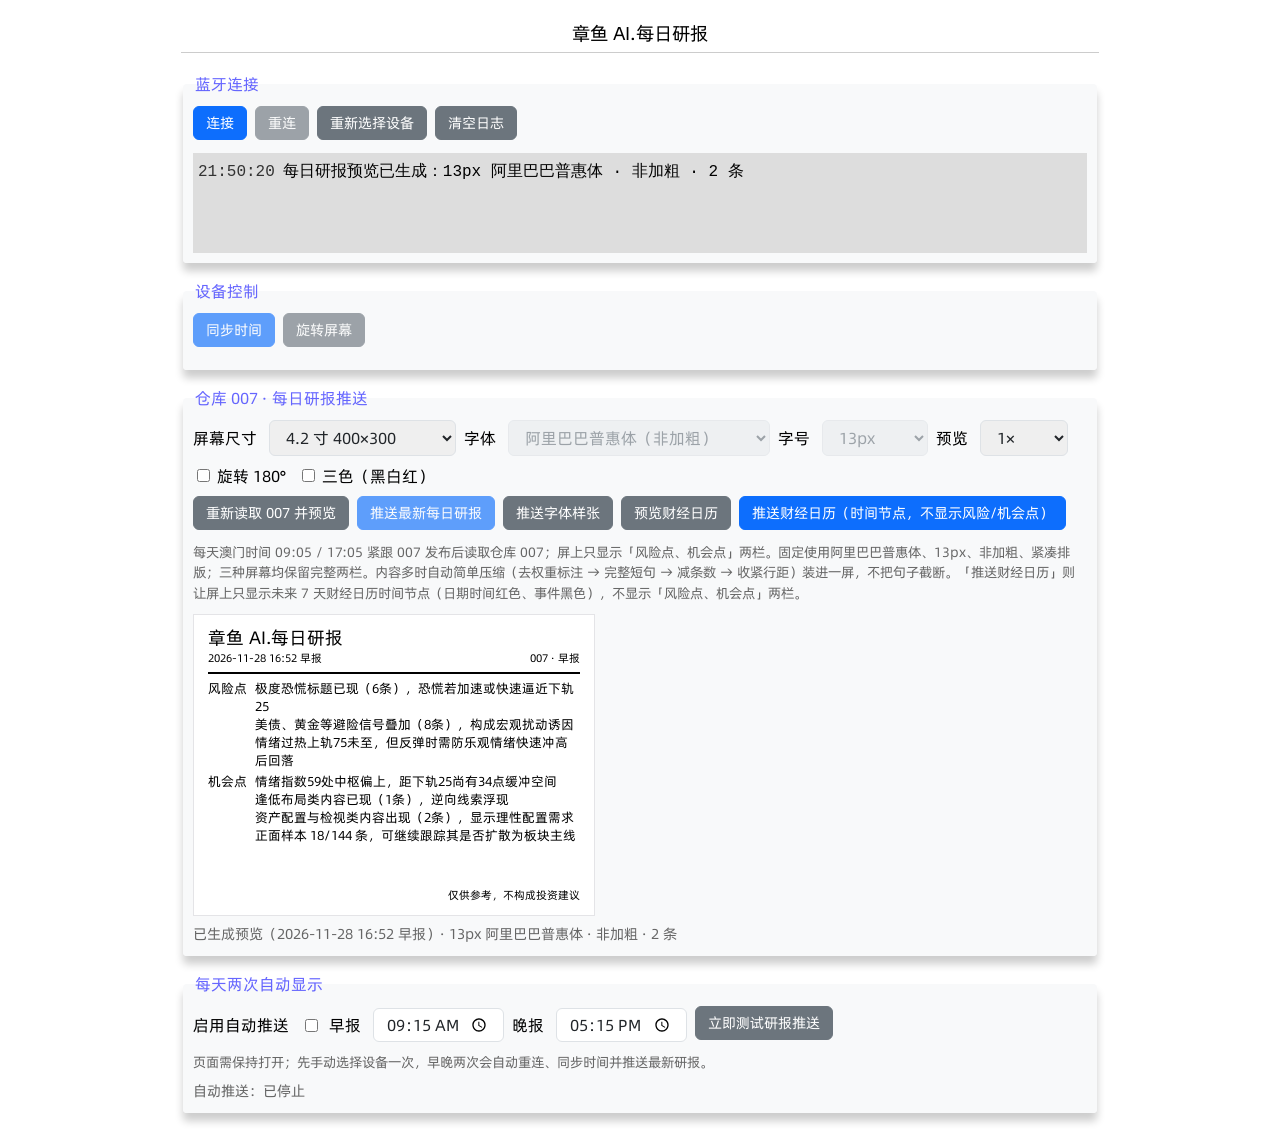
<file: index.html>
<!doctype html>
<html lang="zh-CN">
<head>
    <meta charset="utf-8">
    <meta name="viewport" content="width=device-width, initial-scale=1">
    <title>章鱼 AI.每日研报</title>
    <link rel="preload" href="fonts/AlibabaPuHuiTi-3-55-Regular.woff2" as="font" type="font/woff2" crossorigin>
	<link rel="stylesheet" href="css/main.css?v=20261026-riskops">
</head>

<body>
    <div class="main">
        <h3>章鱼 AI.每日研报</h3>
        <fieldset>
            <legend>蓝牙连接</legend>
            <div class="flex-container">
                <div class="flex-group">
                    <button id="btn-connect" type="button" class="primary" onclick="preConnect()">连接</button>
                    <button id="btn-reconnect" type="button" class="secondary" onclick="reConnect()">重连</button>
                    <button id="btn-reselect" type="button" class="secondary" onclick="forceReselect()">重新选择设备</button>
					<button type="button" class="secondary" onclick="clearLog()">清空日志</button>
                </div>
            </div>
            <div id="log"></div>
        </fieldset>
        <fieldset>
            <legend>设备控制</legend>
            <div class="flex-container">
                <div class="flex-group">
                    <button id="btn-synctime" type="button" class="primary" onclick="syncTime(1)">同步时间</button>
                    <button id="btn-rotate" type="button" class="secondary" onclick="rotateScreen()">旋转屏幕</button>
                </div>
            </div>
        </fieldset>
        <fieldset>
            <legend>仓库 007 · 每日研报推送</legend>
            <div class="flex-container">
                <div class="flex-group">
                    <label for="sum-size">屏幕尺寸</label>
                    <select id="sum-size" onchange="previewSummary()">
                        <option value="400x300" selected>4.2 寸 400×300</option>
                        <option value="296x128">2.9 寸 296×128</option>
                        <option value="250x122">2.13 寸 250×122</option>
                    </select>
                    <label for="sum-font">字体</label>
                    <select id="sum-font" disabled aria-label="固定字体：阿里巴巴普惠体，常规字重">
                        <option value="puhui" selected>阿里巴巴普惠体（非加粗）</option>
                    </select>
                    <label for="sum-size-scale">字号</label>
                    <select id="sum-size-scale" disabled aria-label="固定字号：13px">
                        <option value="fixed13" selected>13px</option>
                    </select>
                    <label for="sum-zoom">预览</label>
                    <select id="sum-zoom" onchange="previewSummary()">
                        <option value="1" selected>1×</option>
                        <option value="2">2×</option>
                        <option value="3">3×</option>
                    </select>
                    <label><input type="checkbox" id="sum-rotate"> 旋转 180°</label>
                    <label><input type="checkbox" id="sum-color"> 三色（黑白红）</label>
                </div>
            </div>
            <div class="flex-container">
                <div class="flex-group">
                    <button type="button" class="secondary" onclick="previewSummary(true)">重新读取 007 并预览</button>
                    <button id="btn-push-summary" type="button" class="primary" onclick="pushLatestSummary()">推送最新每日研报</button>
                    <button id="btn-push-sample" type="button" class="secondary" onclick="pushFontSample()">推送字体样张</button>
                    <button type="button" class="secondary" onclick="previewCalendar(true)">预览财经日历</button>
                    <button id="btn-push-calendar" type="button" class="primary" onclick="pushCalendar()">推送财经日历（时间节点，不显示风险/机会点）</button>
                </div>
            </div>
            <div class="sum-hint">每天澳门时间 09:05 / 17:05 紧跟 007 发布后读取仓库 007；屏上只显示「风险点、机会点」两栏。固定使用阿里巴巴普惠体、13px、非加粗、紧凑排版；三种屏幕均保留完整两栏。内容多时自动简单压缩（去权重标注 → 完整短句 → 减条数 → 收紧行距）装进一屏，不把句子截断。「推送财经日历」则让屏上只显示未来 7 天财经日历时间节点（日期时间红色、事件黑色），不显示「风险点、机会点」两栏。</div>
            <canvas id="sum-preview"
                style="display:none;width:100%;max-width:420px;margin-top:10px;border:1px solid #E4E4E7;image-rendering:pixelated;"></canvas>
            <div id="sum-status" style="margin-top:8px;font-size:0.9rem;color:#666;">尚未生成预览</div>
        </fieldset>
        <fieldset>
            <legend>每天两次自动显示</legend>
            <div class="flex-container">
                <div class="flex-group">
                    <label for="chk-auto-update">启用自动推送</label>
                    <input type="checkbox" id="chk-auto-update" onchange="toggleAutoUpdate()">
                    <label for="time-auto-update-am">早报</label>
                    <input type="time" id="time-auto-update-am" value="09:15" onchange="setAutoUpdateTimes()">
                    <label for="time-auto-update-pm">晚报</label>
                    <input type="time" id="time-auto-update-pm" value="17:15" onchange="setAutoUpdateTimes()">
                    <button type="button" class="secondary" onclick="testAutoUpdate()">立即测试研报推送</button>
                </div>
            </div>
            <div class="sum-hint">页面需保持打开；先手动选择设备一次，早晚两次会自动重连、同步时间并推送最新研报。</div>
            <div id="auto-status" style="margin-top:8px; font-size:0.9rem; color:#666;">自动推送：已停止</div>
        </fieldset>
    </div>
    <script type="text/javascript" src="js/main.js?v=20261026-riskops"></script>
    <script type="text/javascript" src="js/ai-summary.js?v=20261106-calendar"></script>
</body>

</html>
</file>
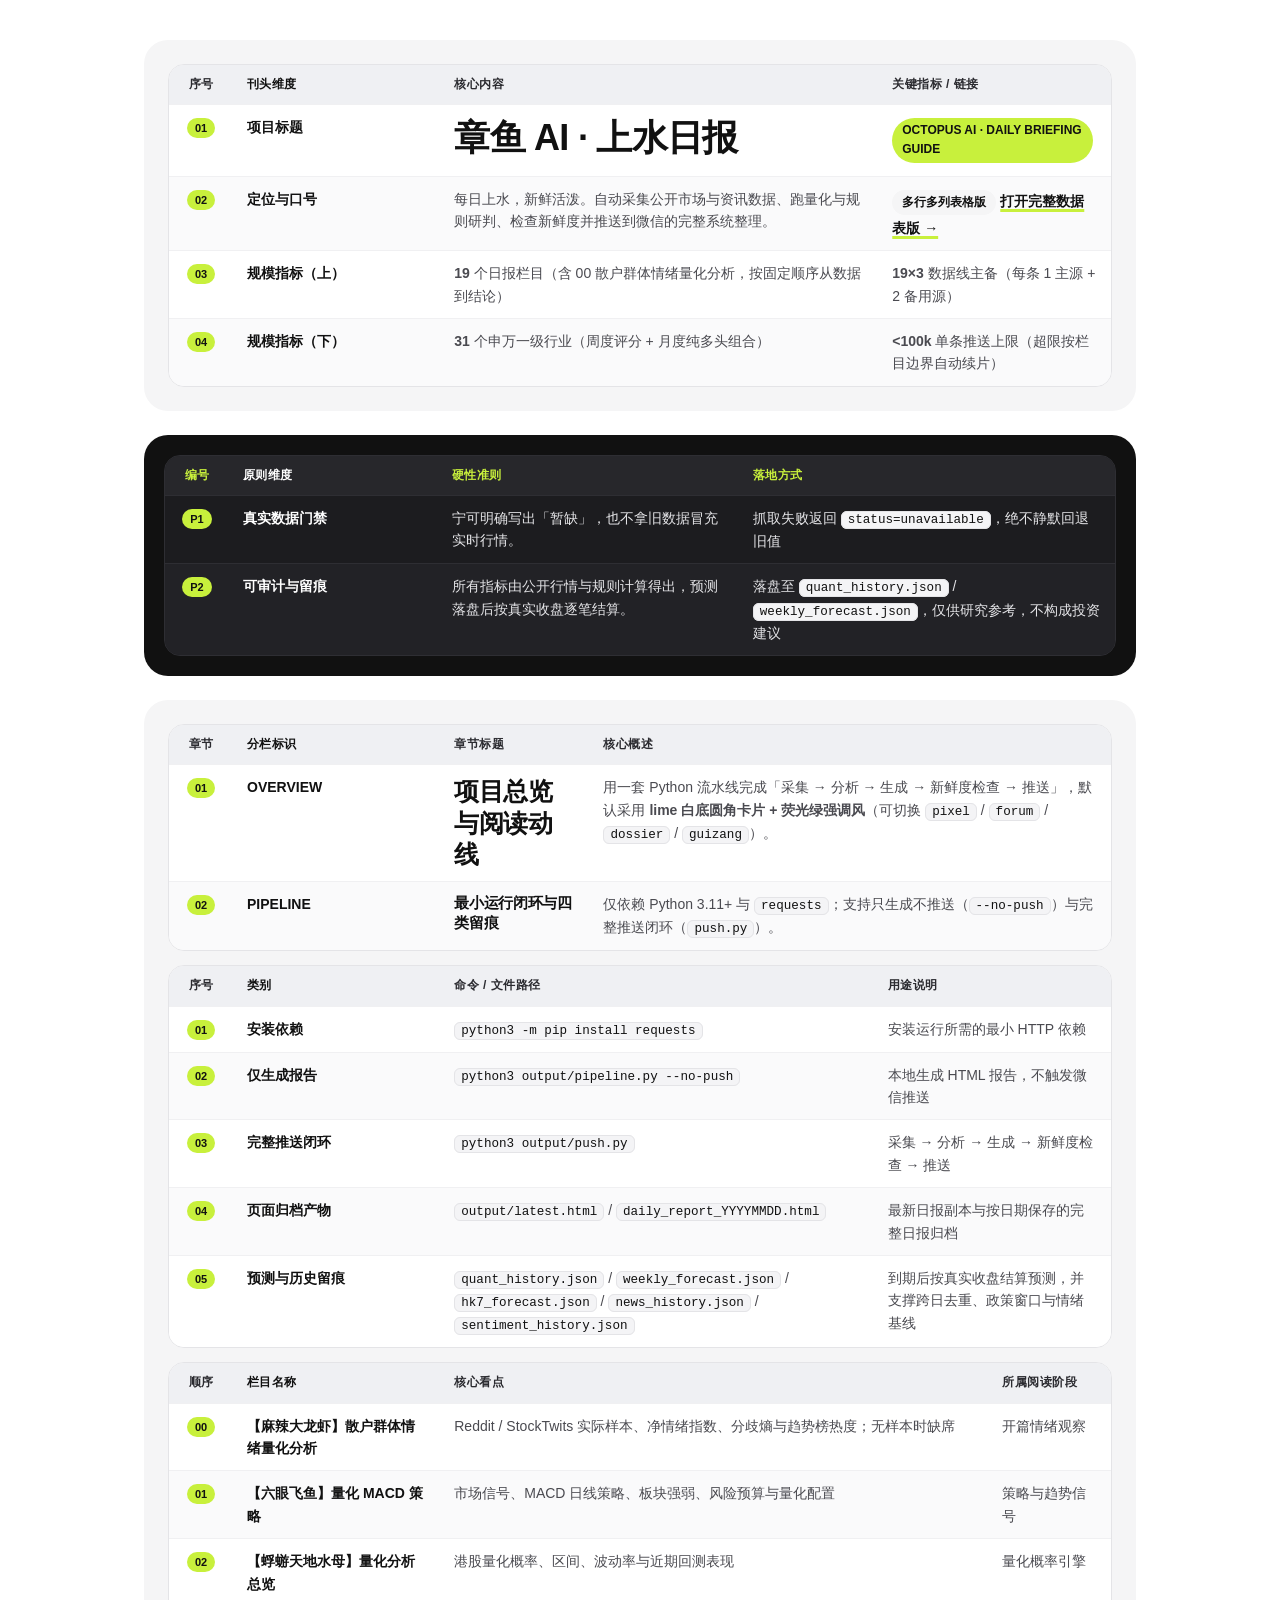
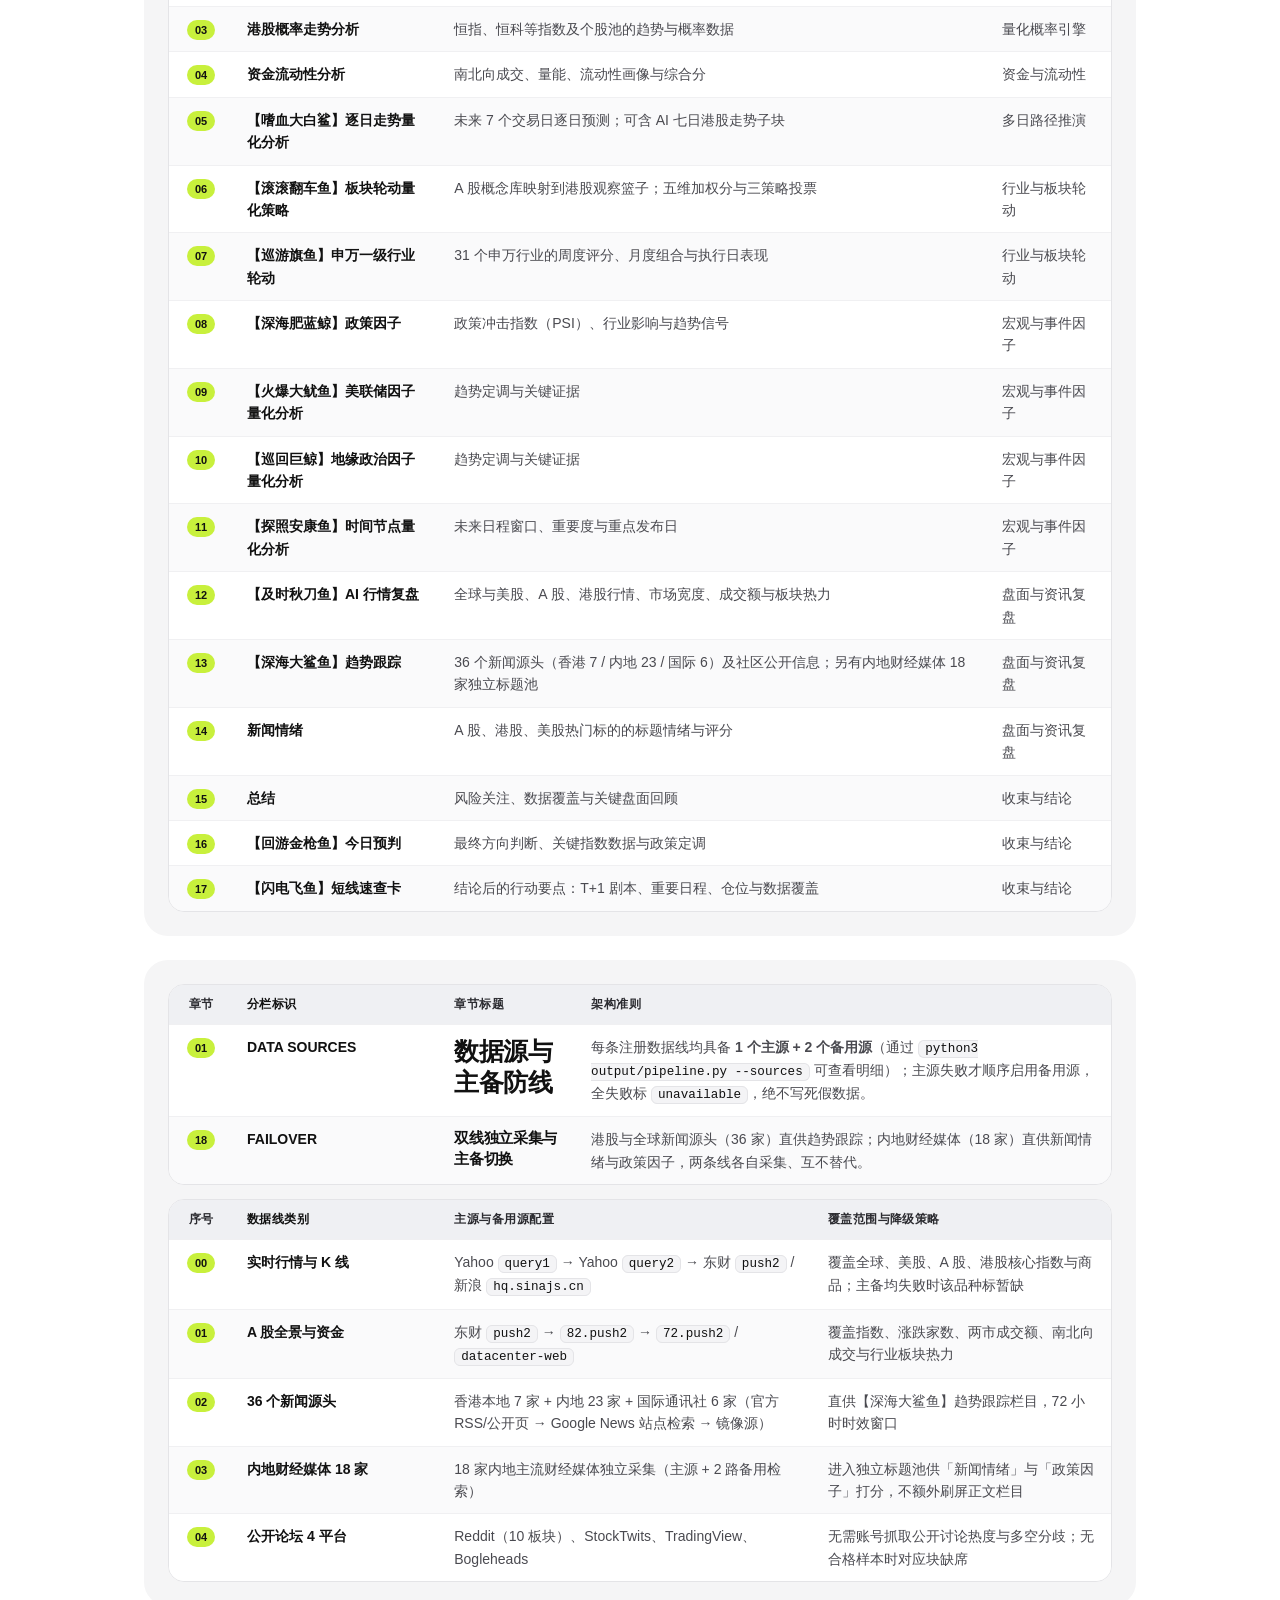
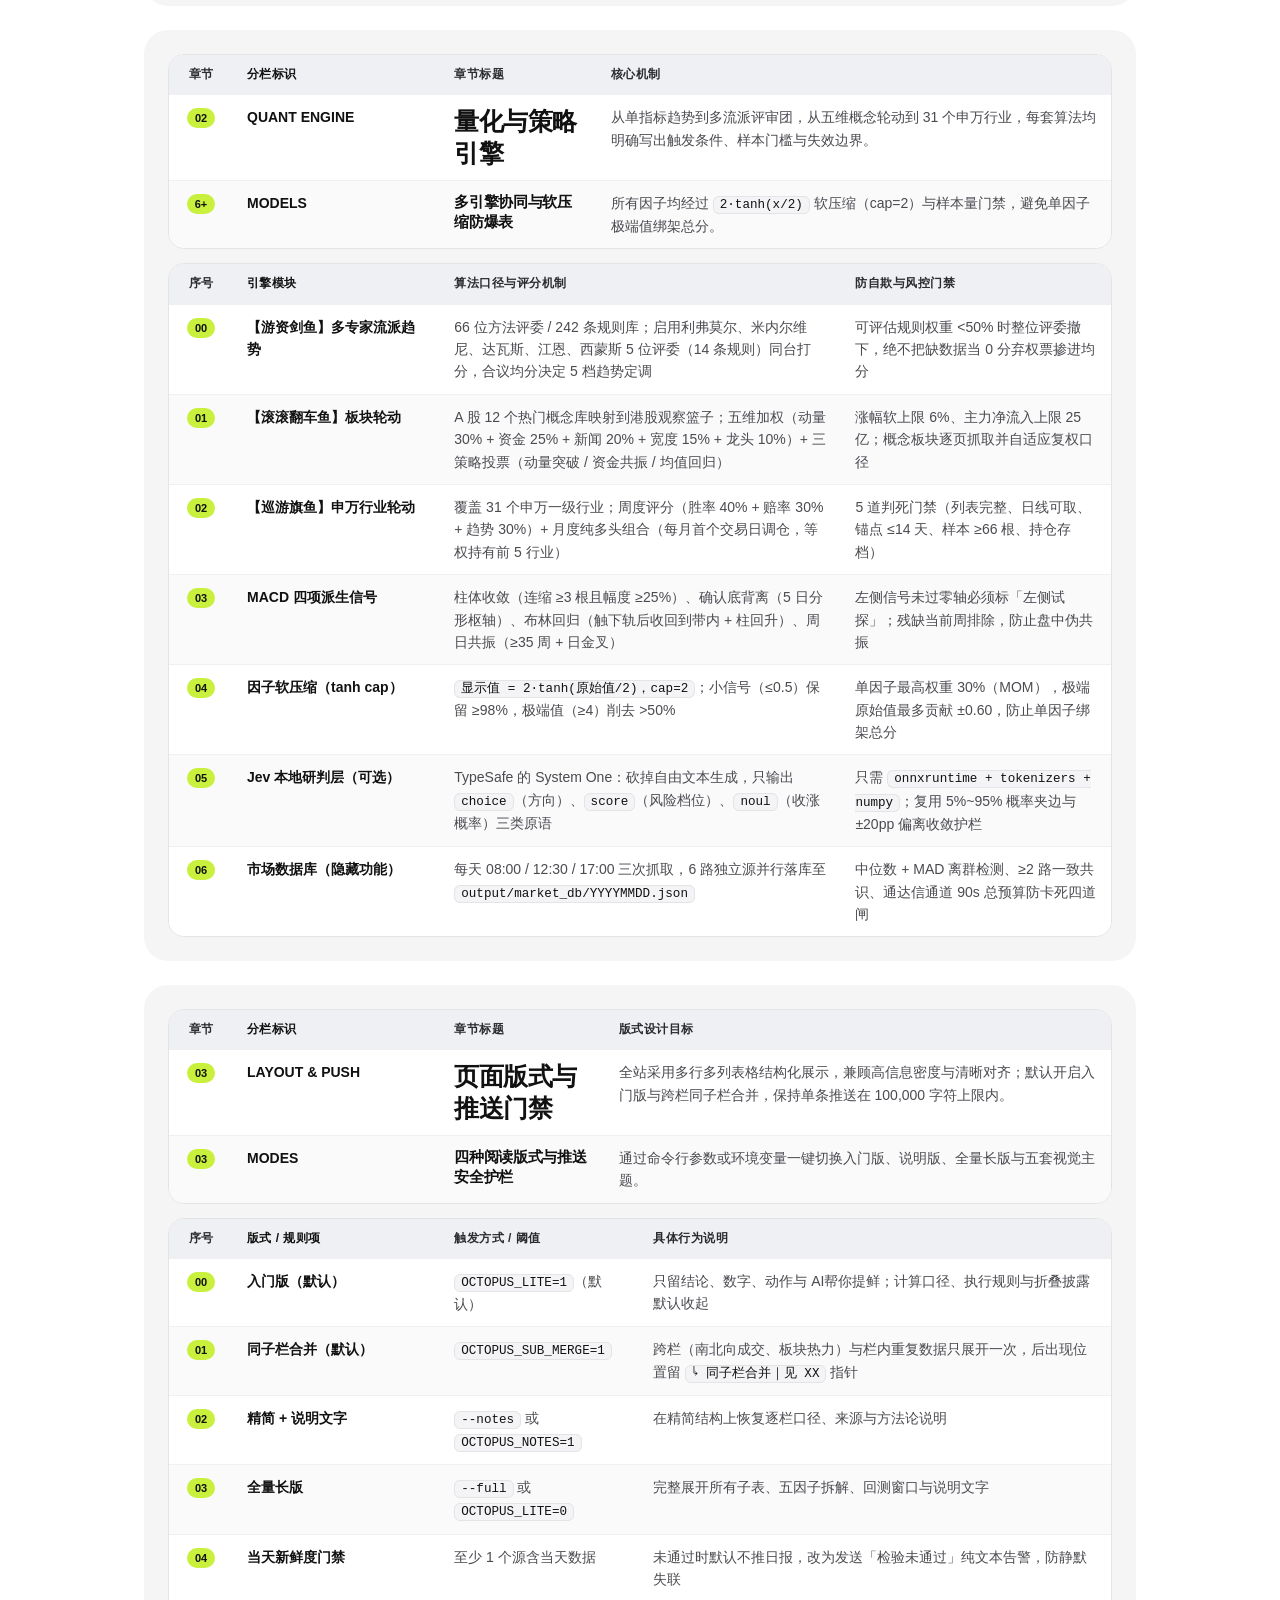
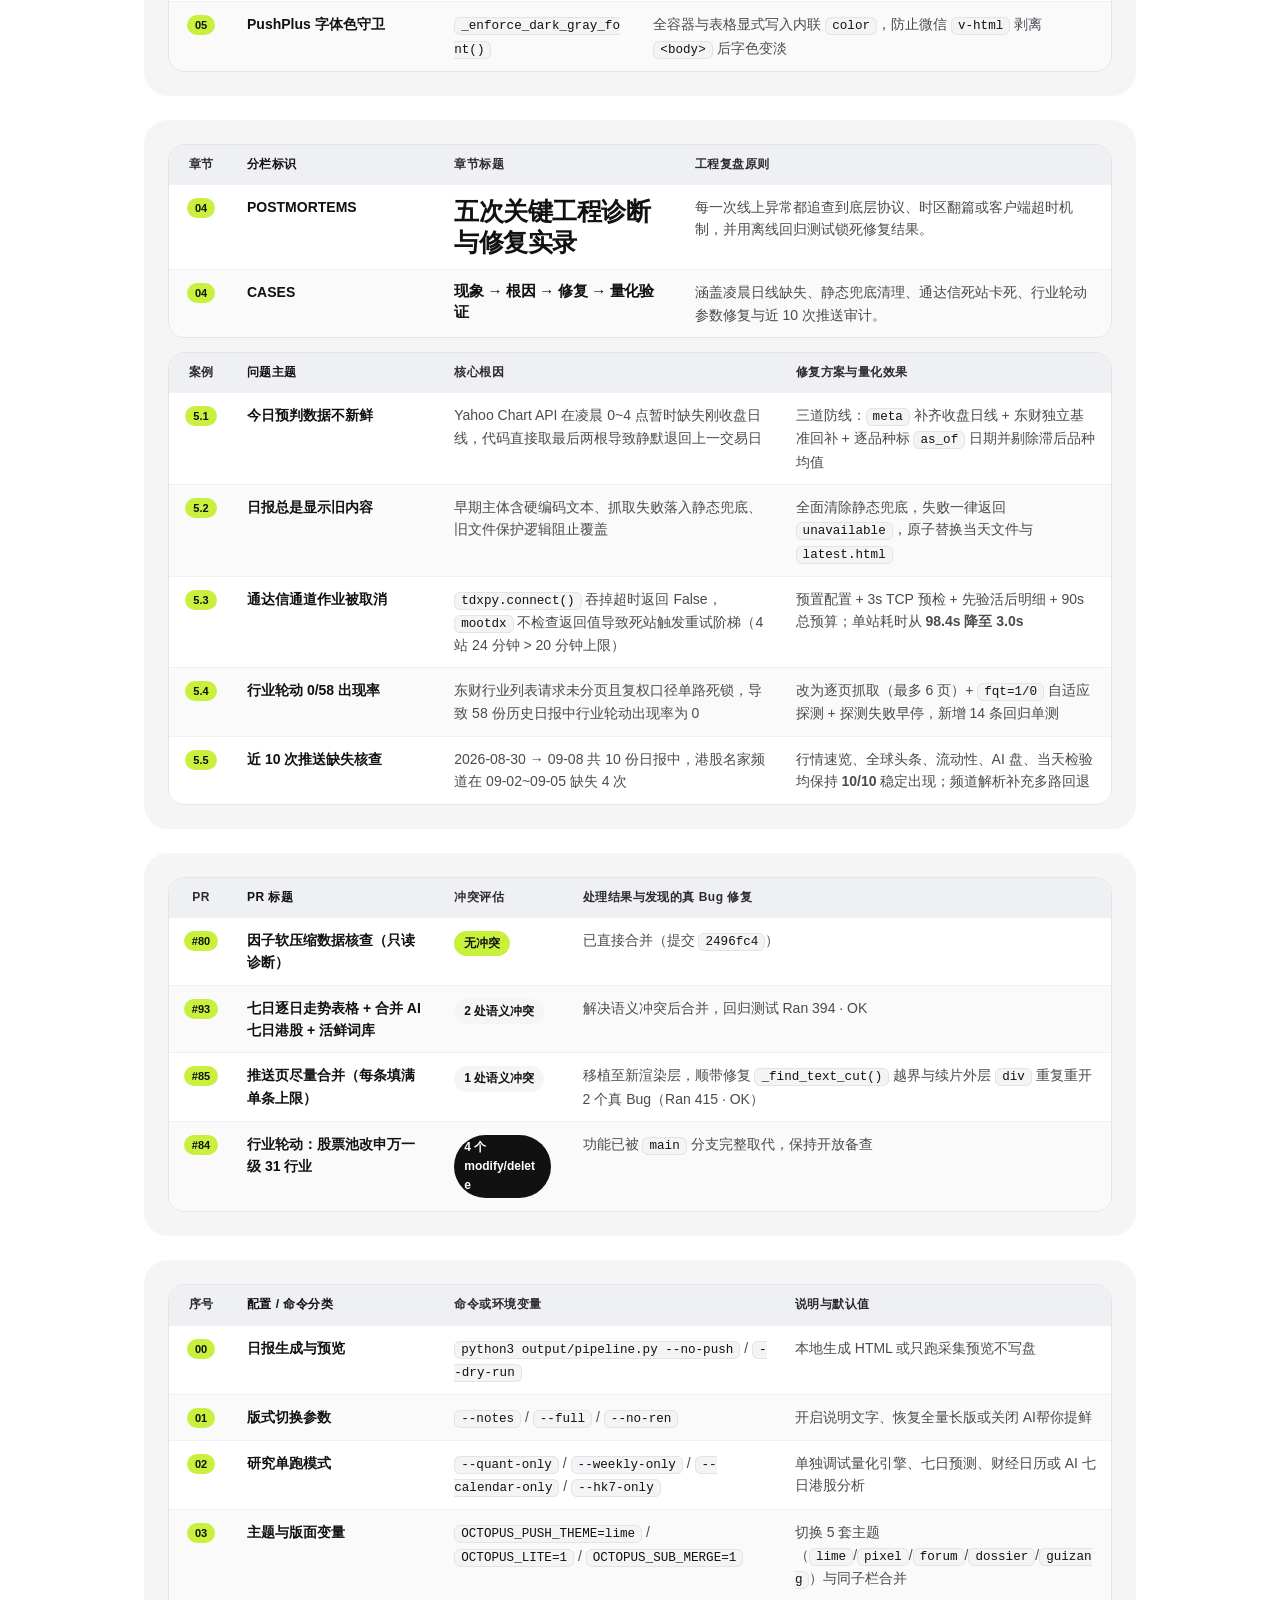
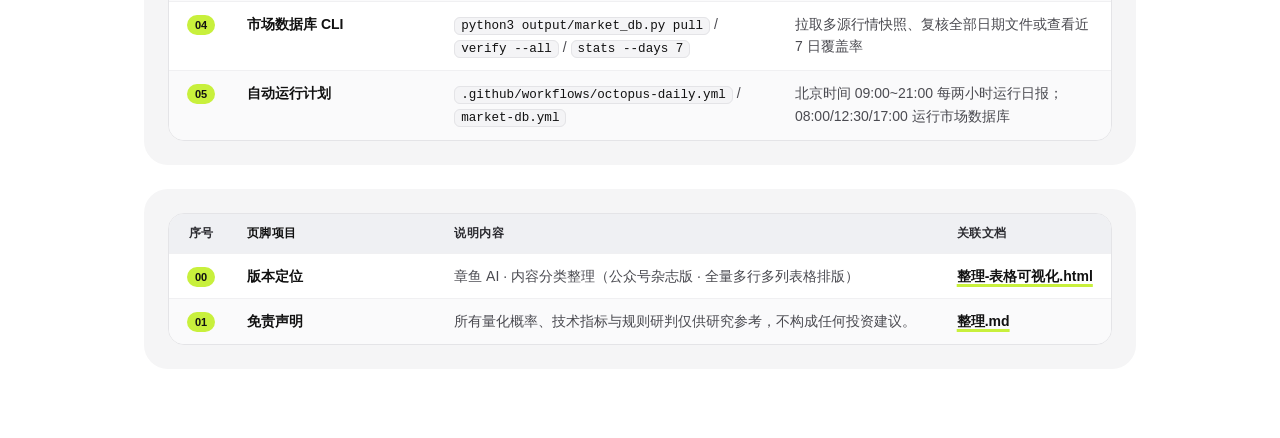
<file: 整理-公众号杂志版.html>
<!doctype html>
<html lang="zh-CN">
<head>
<meta charset="utf-8">
<meta name="viewport" content="width=device-width,initial-scale=1">
<meta name="color-scheme" content="light">
<meta name="description" content="章鱼 AI 内容分类整理 · 公众号杂志版：全站多行多列表格展示">
<title>章鱼 AI · 内容分类整理（公众号杂志版 · 多行多列表格）</title>
<style>
:root{
  color-scheme:light;
  --paper:#ffffff;
  --card:#f5f5f6;
  --white:#ffffff;
  --ink:#111111;
  --sub:#4a4a50;
  --muted:#78787e;
  --line:#e4e4e7;
  --lime:#c8f03c;
  --lime-ink:#111111;
}
*{box-sizing:border-box}
html{scroll-behavior:smooth}
body{
  margin:0;
  background:var(--paper);
  color:var(--ink);
  font-family:-apple-system,BlinkMacSystemFont,"PingFang SC","Hiragino Sans GB","Microsoft YaHei","Noto Sans CJK SC",sans-serif;
  font-size:15px;
  line-height:1.65;
  -webkit-font-smoothing:antialiased;
}
.magazine{
  max-width:1040px;
  margin:0 auto;
  padding:40px 24px 80px;
}
.section{
  margin:0 0 24px;
  padding:24px;
  border-radius:24px;
  background:var(--card);
}
.table-wrap{
  margin:0 0 14px;
  border-radius:16px;
  background:var(--white);
  border:1px solid var(--line);
  overflow-x:auto;
}
.table-wrap:last-child{
  margin-bottom:0;
}
.mag-table{
  width:100%;
  border-collapse:collapse;
  font-size:14px;
  line-height:1.6;
  color:var(--ink);
}
.mag-table thead tr{
  background:#eff0f3;
  border-bottom:1px solid var(--line);
}
.mag-table th{
  padding:10px 14px;
  text-align:left;
  font-size:12px;
  font-weight:800;
  color:#2b2b30;
  letter-spacing:.04em;
  white-space:nowrap;
}
.mag-table td{
  padding:11px 14px;
  border-top:1px solid #f0f0f2;
  vertical-align:top;
  color:var(--sub);
  overflow-wrap:anywhere;
}
.mag-table tbody tr:nth-child(odd){background:#ffffff}
.mag-table tbody tr:nth-child(even){background:#fafafb}
.mag-table tbody tr:hover{background:#f3f7e0}
.col-no{
  width:64px;
  text-align:center!important;
  white-space:nowrap;
}
.col-key{
  width:22%;
  font-weight:800;
  color:var(--ink)!important;
}
.num{
  display:inline-block;
  min-width:26px;
  padding:1px 8px;
  border-radius:999px;
  background:var(--lime);
  color:var(--lime-ink);
  font-size:11px;
  font-weight:900;
  line-height:18px;
  text-align:center;
}
.pill{
  display:inline-block;
  padding:3px 10px;
  border-radius:999px;
  background:var(--card);
  color:var(--ink);
  font-size:12px;
  font-weight:700;
  margin:2px 4px 2px 0;
}
.pill-lime{
  background:var(--lime);
  color:var(--ink);
}
.pill-dark{
  background:var(--ink);
  color:#fff;
}
.quote-wrap{
  margin:0 0 24px;
  padding:20px;
  border-radius:24px;
  background:var(--ink);
}
.quote-wrap .table-wrap{
  background:#1c1c1f;
  border-color:#2e2e33;
}
.quote-wrap .mag-table{
  color:#f4f4f6;
}
.quote-wrap .mag-table thead tr{
  background:#27272b;
  border-bottom-color:#38383e;
}
.quote-wrap .mag-table th{
  color:var(--lime);
}
.quote-wrap .mag-table td{
  color:#e4e4e7;
  border-top-color:#2e2e33;
}
.quote-wrap .mag-table tbody tr:nth-child(odd){background:#1c1c1f}
.quote-wrap .mag-table tbody tr:nth-child(even){background:#222226}
.quote-wrap .mag-table tbody tr:hover{background:#2c2f1e}
.quote-wrap .col-key{
  color:#ffffff!important;
}
h1,h2,h3{
  margin:0;
  color:var(--ink);
  font-weight:900;
  letter-spacing:-.02em;
}
h1{font-size:clamp(24px,3.6vw,36px);line-height:1.2}
h2{font-size:clamp(19px,2.5vw,25px);line-height:1.25}
h3{font-size:15px;line-height:1.35}
code{
  padding:1px 6px;
  border-radius:6px;
  background:#f4f4f6;
  border:1px solid var(--line);
  color:var(--ink);
  font-size:.9em;
}
a{
  color:var(--ink);
  font-weight:800;
  text-decoration:underline;
  text-decoration-color:var(--lime);
  text-decoration-thickness:3px;
  text-underline-offset:3px;
}
@media(max-width:680px){
  .magazine{padding:20px 10px 48px}
  .section,.quote-wrap{padding:14px 10px;border-radius:18px}
  .mag-table th,.mag-table td{padding:8px 10px;font-size:12.5px}
}
</style>
</head>
<body>
<article class="magazine">

  <!-- 封面刊头表 -->
  <header class="section">
    <div class="table-wrap">
      <table class="mag-table" aria-label="杂志刊头总览表">
        <thead>
          <tr>
            <th scope="col" class="col-no">序号</th>
            <th scope="col" class="col-key">刊头维度</th>
            <th scope="col">核心内容</th>
            <th scope="col">关键指标 / 链接</th>
          </tr>
        </thead>
        <tbody>
          <tr>
            <td class="col-no"><span class="num">01</span></td>
            <td class="col-key">项目标题</td>
            <td><h1>章鱼 AI · 上水日报</h1></td>
            <td><span class="pill pill-lime">OCTOPUS AI · DAILY BRIEFING GUIDE</span></td>
          </tr>
          <tr>
            <td class="col-no"><span class="num">02</span></td>
            <td class="col-key">定位与口号</td>
            <td>每日上水，新鲜活泼。自动采集公开市场与资讯数据、跑量化与规则研判、检查新鲜度并推送到微信的完整系统整理。</td>
            <td><span class="pill">多行多列表格版</span><a href="./整理-表格可视化.html">打开完整数据表版 →</a></td>
          </tr>
          <tr>
            <td class="col-no"><span class="num">03</span></td>
            <td class="col-key">规模指标（上）</td>
            <td><strong>19</strong> 个日报栏目（含 00 散户群体情绪量化分析，按固定顺序从数据到结论）</td>
            <td><strong>19×3</strong> 数据线主备（每条 1 主源 + 2 备用源）</td>
          </tr>
          <tr>
            <td class="col-no"><span class="num">04</span></td>
            <td class="col-key">规模指标（下）</td>
            <td><strong>31</strong> 个申万一级行业（周度评分 + 月度纯多头组合）</td>
            <td><strong>&lt;100k</strong> 单条推送上限（超限按栏目边界自动续片）</td>
          </tr>
        </tbody>
      </table>
    </div>
  </header>

  <!-- 核心原则深色表格卡 -->
  <aside class="quote-wrap" aria-label="核心原则表">
    <div class="table-wrap">
      <table class="mag-table" aria-label="核心原则表">
        <thead>
          <tr>
            <th scope="col" class="col-no">编号</th>
            <th scope="col" class="col-key">原则维度</th>
            <th scope="col">硬性准则</th>
            <th scope="col">落地方式</th>
          </tr>
        </thead>
        <tbody>
          <tr>
            <td class="col-no"><span class="num">P1</span></td>
            <td class="col-key">真实数据门禁</td>
            <td>宁可明确写出「暂缺」，也不拿旧数据冒充实时行情。</td>
            <td>抓取失败返回 <code>status=unavailable</code>，绝不静默回退旧值</td>
          </tr>
          <tr>
            <td class="col-no"><span class="num">P2</span></td>
            <td class="col-key">可审计与留痕</td>
            <td>所有指标由公开行情与规则计算得出，预测落盘后按真实收盘逐笔结算。</td>
            <td>落盘至 <code>quant_history.json</code> / <code>weekly_forecast.json</code>，仅供研究参考，不构成投资建议</td>
          </tr>
        </tbody>
      </table>
    </div>
  </aside>

  <!-- 01 项目总览 -->
  <section class="section" id="sec-01">
    <div class="table-wrap">
      <table class="mag-table" aria-label="01 项目总览章节头">
        <thead>
          <tr>
            <th scope="col" class="col-no">章节</th>
            <th scope="col" class="col-key">分栏标识</th>
            <th scope="col">章节标题</th>
            <th scope="col">核心概述</th>
          </tr>
        </thead>
        <tbody>
          <tr>
            <td class="col-no"><span class="num">01</span></td>
            <td class="col-key">OVERVIEW</td>
            <td><h2>项目总览与阅读动线</h2></td>
            <td>用一套 Python 流水线完成「采集 → 分析 → 生成 → 新鲜度检查 → 推送」，默认采用 <strong>lime 白底圆角卡片 + 荧光绿强调风</strong>（可切换 <code>pixel</code> / <code>forum</code> / <code>dossier</code> / <code>guizang</code>）。</td>
          </tr>
          <tr>
            <td class="col-no"><span class="num">02</span></td>
            <td class="col-key">PIPELINE</td>
            <td><h3>最小运行闭环与四类留痕</h3></td>
            <td>仅依赖 Python 3.11+ 与 <code>requests</code>；支持只生成不推送（<code>--no-push</code>）与完整推送闭环（<code>push.py</code>）。</td>
          </tr>
        </tbody>
      </table>
    </div>

    <div class="table-wrap">
      <table class="mag-table" aria-label="最小运行闭环与产物表">
        <thead>
          <tr>
            <th scope="col" class="col-no">序号</th>
            <th scope="col" class="col-key">类别</th>
            <th scope="col">命令 / 文件路径</th>
            <th scope="col">用途说明</th>
          </tr>
        </thead>
        <tbody>
          <tr>
            <td class="col-no"><span class="num">01</span></td>
            <td class="col-key">安装依赖</td>
            <td><code>python3 -m pip install requests</code></td>
            <td>安装运行所需的最小 HTTP 依赖</td>
          </tr>
          <tr>
            <td class="col-no"><span class="num">02</span></td>
            <td class="col-key">仅生成报告</td>
            <td><code>python3 output/pipeline.py --no-push</code></td>
            <td>本地生成 HTML 报告，不触发微信推送</td>
          </tr>
          <tr>
            <td class="col-no"><span class="num">03</span></td>
            <td class="col-key">完整推送闭环</td>
            <td><code>python3 output/push.py</code></td>
            <td>采集 → 分析 → 生成 → 新鲜度检查 → 推送</td>
          </tr>
          <tr>
            <td class="col-no"><span class="num">04</span></td>
            <td class="col-key">页面归档产物</td>
            <td><code>output/latest.html</code> / <code>daily_report_YYYYMMDD.html</code></td>
            <td>最新日报副本与按日期保存的完整日报归档</td>
          </tr>
          <tr>
            <td class="col-no"><span class="num">05</span></td>
            <td class="col-key">预测与历史留痕</td>
            <td><code>quant_history.json</code> / <code>weekly_forecast.json</code> / <code>hk7_forecast.json</code> / <code>news_history.json</code> / <code>sentiment_history.json</code></td>
            <td>到期后按真实收盘结算预测，并支撑跨日去重、政策窗口与情绪基线</td>
          </tr>
        </tbody>
      </table>
    </div>

    <div class="table-wrap">
      <table class="mag-table" aria-label="19 个栏目固定阅读顺序表">
        <thead>
          <tr>
            <th scope="col" class="col-no">顺序</th>
            <th scope="col" class="col-key">栏目名称</th>
            <th scope="col">核心看点</th>
            <th scope="col">所属阅读阶段</th>
          </tr>
        </thead>
        <tbody>
          <tr><td class="col-no"><span class="num">00</span></td><td class="col-key">【麻辣大龙虾】散户群体情绪量化分析</td><td>Reddit / StockTwits 实际样本、净情绪指数、分歧熵与趋势榜热度；无样本时缺席</td><td>开篇情绪观察</td></tr>
          <tr><td class="col-no"><span class="num">01</span></td><td class="col-key">【六眼飞鱼】量化 MACD 策略</td><td>市场信号、MACD 日线策略、板块强弱、风险预算与量化配置</td><td>策略与趋势信号</td></tr>
          <tr><td class="col-no"><span class="num">02</span></td><td class="col-key">【蜉蝣天地水母】量化分析总览</td><td>港股量化概率、区间、波动率与近期回测表现</td><td>量化概率引擎</td></tr>
          <tr><td class="col-no"><span class="num">03</span></td><td class="col-key">港股概率走势分析</td><td>恒指、恒科等指数及个股池的趋势与概率数据</td><td>量化概率引擎</td></tr>
          <tr><td class="col-no"><span class="num">04</span></td><td class="col-key">资金流动性分析</td><td>南北向成交、量能、流动性画像与综合分</td><td>资金与流动性</td></tr>
          <tr><td class="col-no"><span class="num">05</span></td><td class="col-key">【嗜血大白鲨】逐日走势量化分析</td><td>未来 7 个交易日逐日预测；可含 AI 七日港股走势子块</td><td>多日路径推演</td></tr>
          <tr><td class="col-no"><span class="num">06</span></td><td class="col-key">【滚滚翻车鱼】板块轮动量化策略</td><td>A 股概念库映射到港股观察篮子；五维加权分与三策略投票</td><td>行业与板块轮动</td></tr>
          <tr><td class="col-no"><span class="num">07</span></td><td class="col-key">【巡游旗鱼】申万一级行业轮动</td><td>31 个申万行业的周度评分、月度组合与执行日表现</td><td>行业与板块轮动</td></tr>
          <tr><td class="col-no"><span class="num">08</span></td><td class="col-key">【深海肥蓝鲸】政策因子</td><td>政策冲击指数（PSI）、行业影响与趋势信号</td><td>宏观与事件因子</td></tr>
          <tr><td class="col-no"><span class="num">09</span></td><td class="col-key">【火爆大鱿鱼】美联储因子量化分析</td><td>趋势定调与关键证据</td><td>宏观与事件因子</td></tr>
          <tr><td class="col-no"><span class="num">10</span></td><td class="col-key">【巡回巨鲸】地缘政治因子量化分析</td><td>趋势定调与关键证据</td><td>宏观与事件因子</td></tr>
          <tr><td class="col-no"><span class="num">11</span></td><td class="col-key">【探照安康鱼】时间节点量化分析</td><td>未来日程窗口、重要度与重点发布日</td><td>宏观与事件因子</td></tr>
          <tr><td class="col-no"><span class="num">12</span></td><td class="col-key">【及时秋刀鱼】AI 行情复盘</td><td>全球与美股、A 股、港股行情、市场宽度、成交额与板块热力</td><td>盘面与资讯复盘</td></tr>
          
          <tr><td class="col-no"><span class="num">13</span></td><td class="col-key">【深海大鲨鱼】趋势跟踪</td><td>36 个新闻源头（香港 7 / 内地 23 / 国际 6）及社区公开信息；另有内地财经媒体 18 家独立标题池</td><td>盘面与资讯复盘</td></tr>
          <tr><td class="col-no"><span class="num">14</span></td><td class="col-key">新闻情绪</td><td>A 股、港股、美股热门标的的标题情绪与评分</td><td>盘面与资讯复盘</td></tr>
          <tr><td class="col-no"><span class="num">15</span></td><td class="col-key">总结</td><td>风险关注、数据覆盖与关键盘面回顾</td><td>收束与结论</td></tr>
          <tr><td class="col-no"><span class="num">16</span></td><td class="col-key">【回游金枪鱼】今日预判</td><td>最终方向判断、关键指数数据与政策定调</td><td>收束与结论</td></tr>
          <tr><td class="col-no"><span class="num">17</span></td><td class="col-key">【闪电飞鱼】短线速查卡</td><td>结论后的行动要点：T+1 剧本、重要日程、仓位与数据覆盖</td><td>收束与结论</td></tr>
        </tbody>
      </table>
    </div>
  </section>

  <!-- 02 数据源与主备防线 -->
  <section class="section" id="sec-02">
    <div class="table-wrap">
      <table class="mag-table" aria-label="02 数据源与主备防线章节表">
        <thead>
          <tr>
            <th scope="col" class="col-no">章节</th>
            <th scope="col" class="col-key">分栏标识</th>
            <th scope="col">章节标题</th>
            <th scope="col">架构准则</th>
          </tr>
        </thead>
        <tbody>
          <tr>
            <td class="col-no"><span class="num">01</span></td>
            <td class="col-key">DATA SOURCES</td>
            <td><h2>数据源与主备防线</h2></td>
            <td>每条注册数据线均具备 <strong>1 个主源 + 2 个备用源</strong>（通过 <code>python3 output/pipeline.py --sources</code> 可查看明细）；主源失败才顺序启用备用源，全失败标 <code>unavailable</code>，绝不写死假数据。</td>
          </tr>
          <tr>
            <td class="col-no"><span class="num">18</span></td>
            <td class="col-key">FAILOVER</td>
            <td><h3>双线独立采集与主备切换</h3></td>
            <td>港股与全球新闻源头（36 家）直供趋势跟踪；内地财经媒体（18 家）直供新闻情绪与政策因子，两条线各自采集、互不替代。</td>
          </tr>
        </tbody>
      </table>
    </div>

    <div class="table-wrap">
      <table class="mag-table" aria-label="数据线主备明细表">
        <thead>
          <tr>
            <th scope="col" class="col-no">序号</th>
            <th scope="col" class="col-key">数据线类别</th>
            <th scope="col">主源与备用源配置</th>
            <th scope="col">覆盖范围与降级策略</th>
          </tr>
        </thead>
        <tbody>
          <tr>
            <td class="col-no"><span class="num">00</span></td>
            <td class="col-key">实时行情与 K 线</td>
            <td>Yahoo <code>query1</code> → Yahoo <code>query2</code> → 东财 <code>push2</code> / 新浪 <code>hq.sinajs.cn</code></td>
            <td>覆盖全球、美股、A 股、港股核心指数与商品；主备均失败时该品种标暂缺</td>
          </tr>
          <tr>
            <td class="col-no"><span class="num">01</span></td>
            <td class="col-key">A 股全景与资金</td>
            <td>东财 <code>push2</code> → <code>82.push2</code> → <code>72.push2</code> / <code>datacenter-web</code></td>
            <td>覆盖指数、涨跌家数、两市成交额、南北向成交与行业板块热力</td>
          </tr>
          
          <tr>
            <td class="col-no"><span class="num">02</span></td>
            <td class="col-key">36 个新闻源头</td>
            <td>香港本地 7 家 + 内地 23 家 + 国际通讯社 6 家（官方 RSS/公开页 → Google News 站点检索 → 镜像源）</td>
            <td>直供【深海大鲨鱼】趋势跟踪栏目，72 小时时效窗口</td>
          </tr>
          <tr>
            <td class="col-no"><span class="num">03</span></td>
            <td class="col-key">内地财经媒体 18 家</td>
            <td>18 家内地主流财经媒体独立采集（主源 + 2 路备用检索）</td>
            <td>进入独立标题池供「新闻情绪」与「政策因子」打分，不额外刷屏正文栏目</td>
          </tr>
          <tr>
            <td class="col-no"><span class="num">04</span></td>
            <td class="col-key">公开论坛 4 平台</td>
            <td>Reddit（10 板块）、StockTwits、TradingView、Bogleheads</td>
            <td>无需账号抓取公开讨论热度与多空分歧；无合格样本时对应块缺席</td>
          </tr>
        </tbody>
      </table>
    </div>
  </section>

  <!-- 03 量化与策略引擎 -->
  <section class="section" id="sec-03">
    <div class="table-wrap">
      <table class="mag-table" aria-label="03 量化与策略引擎章节表">
        <thead>
          <tr>
            <th scope="col" class="col-no">章节</th>
            <th scope="col" class="col-key">分栏标识</th>
            <th scope="col">章节标题</th>
            <th scope="col">核心机制</th>
          </tr>
        </thead>
        <tbody>
          <tr>
            <td class="col-no"><span class="num">02</span></td>
            <td class="col-key">QUANT ENGINE</td>
            <td><h2>量化与策略引擎</h2></td>
            <td>从单指标趋势到多流派评审团，从五维概念轮动到 31 个申万行业，每套算法均明确写出触发条件、样本门槛与失效边界。</td>
          </tr>
          <tr>
            <td class="col-no"><span class="num">6+</span></td>
            <td class="col-key">MODELS</td>
            <td><h3>多引擎协同与软压缩防爆表</h3></td>
            <td>所有因子均经过 <code>2·tanh(x/2)</code> 软压缩（cap=2）与样本量门禁，避免单因子极端值绑架总分。</td>
          </tr>
        </tbody>
      </table>
    </div>

    <div class="table-wrap">
      <table class="mag-table" aria-label="量化与策略引擎明细表">
        <thead>
          <tr>
            <th scope="col" class="col-no">序号</th>
            <th scope="col" class="col-key">引擎模块</th>
            <th scope="col">算法口径与评分机制</th>
            <th scope="col">防自欺与风控门禁</th>
          </tr>
        </thead>
        <tbody>
          <tr>
            <td class="col-no"><span class="num">00</span></td>
            <td class="col-key">【游资剑鱼】多专家流派趋势</td>
            <td>66 位方法评委 / 242 条规则库；启用利弗莫尔、米内尔维尼、达瓦斯、江恩、西蒙斯 5 位评委（14 条规则）同台打分，合议均分决定 5 档趋势定调</td>
            <td>可评估规则权重 &lt;50% 时整位评委撤下，绝不把缺数据当 0 分弃权票掺进均分</td>
          </tr>
          <tr>
            <td class="col-no"><span class="num">01</span></td>
            <td class="col-key">【滚滚翻车鱼】板块轮动</td>
            <td>A 股 12 个热门概念库映射到港股观察篮子；五维加权（动量 30% + 资金 25% + 新闻 20% + 宽度 15% + 龙头 10%）+ 三策略投票（动量突破 / 资金共振 / 均值回归）</td>
            <td>涨幅软上限 6%、主力净流入上限 25 亿；概念板块逐页抓取并自适应复权口径</td>
          </tr>
          <tr>
            <td class="col-no"><span class="num">02</span></td>
            <td class="col-key">【巡游旗鱼】申万行业轮动</td>
            <td>覆盖 31 个申万一级行业；周度评分（胜率 40% + 赔率 30% + 趋势 30%）+ 月度纯多头组合（每月首个交易日调仓，等权持有前 5 行业）</td>
            <td>5 道判死门禁（列表完整、日线可取、锚点 ≤14 天、样本 ≥66 根、持仓存档）</td>
          </tr>
          <tr>
            <td class="col-no"><span class="num">03</span></td>
            <td class="col-key">MACD 四项派生信号</td>
            <td>柱体收敛（连缩 ≥3 根且幅度 ≥25%）、确认底背离（5 日分形枢轴）、布林回归（触下轨后收回到带内 + 柱回升）、周日共振（≥35 周 + 日金叉）</td>
            <td>左侧信号未过零轴必须标「左侧试探」；残缺当前周排除，防止盘中伪共振</td>
          </tr>
          <tr>
            <td class="col-no"><span class="num">04</span></td>
            <td class="col-key">因子软压缩（tanh cap）</td>
            <td><code>显示值 = 2·tanh(原始值/2)，cap=2</code>；小信号（≤0.5）保留 ≥98%，极端值（≥4）削去 &gt;50%</td>
            <td>单因子最高权重 30%（MOM），极端原始值最多贡献 ±0.60，防止单因子绑架总分</td>
          </tr>
          <tr>
            <td class="col-no"><span class="num">05</span></td>
            <td class="col-key">Jev 本地研判层（可选）</td>
            <td>TypeSafe 的 System One：砍掉自由文本生成，只输出 <code>choice</code>（方向）、<code>score</code>（风险档位）、<code>noul</code>（收涨概率）三类原语</td>
            <td>只需 <code>onnxruntime + tokenizers + numpy</code>；复用 5%~95% 概率夹边与 ±20pp 偏离收敛护栏</td>
          </tr>
          <tr>
            <td class="col-no"><span class="num">06</span></td>
            <td class="col-key">市场数据库（隐藏功能）</td>
            <td>每天 08:00 / 12:30 / 17:00 三次抓取，6 路独立源并行落库至 <code>output/market_db/YYYYMMDD.json</code></td>
            <td>中位数 + MAD 离群检测、≥2 路一致共识、通达信通道 90s 总预算防卡死四道闸</td>
          </tr>
        </tbody>
      </table>
    </div>
  </section>

  <!-- 04 页面与推送 -->
  <section class="section" id="sec-04">
    <div class="table-wrap">
      <table class="mag-table" aria-label="04 页面与推送章节表">
        <thead>
          <tr>
            <th scope="col" class="col-no">章节</th>
            <th scope="col" class="col-key">分栏标识</th>
            <th scope="col">章节标题</th>
            <th scope="col">版式设计目标</th>
          </tr>
        </thead>
        <tbody>
          <tr>
            <td class="col-no"><span class="num">03</span></td>
            <td class="col-key">LAYOUT &amp; PUSH</td>
            <td><h2>页面版式与推送门禁</h2></td>
            <td>全站采用多行多列表格结构化展示，兼顾高信息密度与清晰对齐；默认开启入门版与跨栏同子栏合并，保持单条推送在 100,000 字符上限内。</td>
          </tr>
          <tr>
            <td class="col-no"><span class="num">03</span></td>
            <td class="col-key">MODES</td>
            <td><h3>四种阅读版式与推送安全护栏</h3></td>
            <td>通过命令行参数或环境变量一键切换入门版、说明版、全量长版与五套视觉主题。</td>
          </tr>
        </tbody>
      </table>
    </div>

    <div class="table-wrap">
      <table class="mag-table" aria-label="页面版式与推送规则表">
        <thead>
          <tr>
            <th scope="col" class="col-no">序号</th>
            <th scope="col" class="col-key">版式 / 规则项</th>
            <th scope="col">触发方式 / 阈值</th>
            <th scope="col">具体行为说明</th>
          </tr>
        </thead>
        <tbody>
          <tr>
            <td class="col-no"><span class="num">00</span></td>
            <td class="col-key">入门版（默认）</td>
            <td><code>OCTOPUS_LITE=1</code>（默认）</td>
            <td>只留结论、数字、动作与 AI帮你提鲜；计算口径、执行规则与折叠披露默认收起</td>
          </tr>
          <tr>
            <td class="col-no"><span class="num">01</span></td>
            <td class="col-key">同子栏合并（默认）</td>
            <td><code>OCTOPUS_SUB_MERGE=1</code></td>
            <td>跨栏（南北向成交、板块热力）与栏内重复数据只展开一次，后出现位置留 <code>↳ 同子栏合并｜见 XX</code> 指针</td>
          </tr>
          <tr>
            <td class="col-no"><span class="num">02</span></td>
            <td class="col-key">精简 + 说明文字</td>
            <td><code>--notes</code> 或 <code>OCTOPUS_NOTES=1</code></td>
            <td>在精简结构上恢复逐栏口径、来源与方法论说明</td>
          </tr>
          <tr>
            <td class="col-no"><span class="num">03</span></td>
            <td class="col-key">全量长版</td>
            <td><code>--full</code> 或 <code>OCTOPUS_LITE=0</code></td>
            <td>完整展开所有子表、五因子拆解、回测窗口与说明文字</td>
          </tr>
          <tr>
            <td class="col-no"><span class="num">04</span></td>
            <td class="col-key">当天新鲜度门禁</td>
            <td>至少 1 个源含当天数据</td>
            <td>未通过时默认不推日报，改为发送「检验未通过」纯文本告警，防静默失联</td>
          </tr>
          <tr>
            <td class="col-no"><span class="num">05</span></td>
            <td class="col-key">PushPlus 字体色守卫</td>
            <td><code>_enforce_dark_gray_font()</code></td>
            <td>全容器与表格显式写入内联 <code>color</code>，防止微信 <code>v-html</code> 剥离 <code>&lt;body&gt;</code> 后字色变淡</td>
          </tr>
        </tbody>
      </table>
    </div>
  </section>

  <!-- 05 问题诊断实录 -->
  <section class="section" id="sec-05">
    <div class="table-wrap">
      <table class="mag-table" aria-label="05 问题诊断章节表">
        <thead>
          <tr>
            <th scope="col" class="col-no">章节</th>
            <th scope="col" class="col-key">分栏标识</th>
            <th scope="col">章节标题</th>
            <th scope="col">工程复盘原则</th>
          </tr>
        </thead>
        <tbody>
          <tr>
            <td class="col-no"><span class="num">04</span></td>
            <td class="col-key">POSTMORTEMS</td>
            <td><h2>五次关键工程诊断与修复实录</h2></td>
            <td>每一次线上异常都追查到底层协议、时区翻篇或客户端超时机制，并用离线回归测试锁死修复结果。</td>
          </tr>
          <tr>
            <td class="col-no"><span class="num">04</span></td>
            <td class="col-key">CASES</td>
            <td><h3>现象 → 根因 → 修复 → 量化验证</h3></td>
            <td>涵盖凌晨日线缺失、静态兜底清理、通达信死站卡死、行业轮动参数修复与近 10 次推送审计。</td>
          </tr>
        </tbody>
      </table>
    </div>

    <div class="table-wrap">
      <table class="mag-table" aria-label="五次工程诊断汇总表">
        <thead>
          <tr>
            <th scope="col" class="col-no">案例</th>
            <th scope="col" class="col-key">问题主题</th>
            <th scope="col">核心根因</th>
            <th scope="col">修复方案与量化效果</th>
          </tr>
        </thead>
        <tbody>
          <tr>
            <td class="col-no"><span class="num">5.1</span></td>
            <td class="col-key">今日预判数据不新鲜</td>
            <td>Yahoo Chart API 在凌晨 0~4 点暂时缺失刚收盘日线，代码直接取最后两根导致静默退回上一交易日</td>
            <td>三道防线：<code>meta</code> 补齐收盘日线 + 东财独立基准回补 + 逐品种标 <code>as_of</code> 日期并剔除滞后品种均值</td>
          </tr>
          <tr>
            <td class="col-no"><span class="num">5.2</span></td>
            <td class="col-key">日报总是显示旧内容</td>
            <td>早期主体含硬编码文本、抓取失败落入静态兜底、旧文件保护逻辑阻止覆盖</td>
            <td>全面清除静态兜底，失败一律返回 <code>unavailable</code>，原子替换当天文件与 <code>latest.html</code></td>
          </tr>
          <tr>
            <td class="col-no"><span class="num">5.3</span></td>
            <td class="col-key">通达信通道作业被取消</td>
            <td><code>tdxpy.connect()</code> 吞掉超时返回 False，<code>mootdx</code> 不检查返回值导致死站触发重试阶梯（4 站 24 分钟 &gt; 20 分钟上限）</td>
            <td>预置配置 + 3s TCP 预检 + 先验活后明细 + 90s 总预算；单站耗时从 <strong>98.4s 降至 3.0s</strong></td>
          </tr>
          <tr>
            <td class="col-no"><span class="num">5.4</span></td>
            <td class="col-key">行业轮动 0/58 出现率</td>
            <td>东财行业列表请求未分页且复权口径单路死锁，导致 58 份历史日报中行业轮动出现率为 0</td>
            <td>改为逐页抓取（最多 6 页）+ <code>fqt=1/0</code> 自适应探测 + 探测失败早停，新增 14 条回归单测</td>
          </tr>
          <tr>
            <td class="col-no"><span class="num">5.5</span></td>
            <td class="col-key">近 10 次推送缺失核查</td>
            <td>2026-08-30 → 09-08 共 10 份日报中，港股名家频道在 09-02~09-05 缺失 4 次</td>
            <td>行情速览、全球头条、流动性、AI 盘、当天检验均保持 <strong>10/10</strong> 稳定出现；频道解析补充多路回退</td>
          </tr>
        </tbody>
      </table>
    </div>
  </section>

  <!-- 06 开放 PR 合并检查 -->
  <section class="section" id="sec-06">
    <div class="table-wrap">
      <table class="mag-table" aria-label="06 开放 PR 合并检查表">
        <thead>
          <tr>
            <th scope="col" class="col-no">PR</th>
            <th scope="col" class="col-key">PR 标题</th>
            <th scope="col">冲突评估</th>
            <th scope="col">处理结果与发现的真 Bug 修复</th>
          </tr>
        </thead>
        <tbody>
          <tr>
            <td class="col-no"><span class="num">#80</span></td>
            <td class="col-key">因子软压缩数据核查（只读诊断）</td>
            <td><span class="pill pill-lime">无冲突</span></td>
            <td>已直接合并（提交 <code>2496fc4</code>）</td>
          </tr>
          <tr>
            <td class="col-no"><span class="num">#93</span></td>
            <td class="col-key">七日逐日走势表格 + 合并 AI 七日港股 + 活鲜词库</td>
            <td><span class="pill">2 处语义冲突</span></td>
            <td>解决语义冲突后合并，回归测试 Ran 394 · OK</td>
          </tr>
          <tr>
            <td class="col-no"><span class="num">#85</span></td>
            <td class="col-key">推送页尽量合并（每条填满单条上限）</td>
            <td><span class="pill">1 处语义冲突</span></td>
            <td>移植至新渲染层，顺带修复 <code>_find_text_cut()</code> 越界与续片外层 <code>div</code> 重复重开 2 个真 Bug（Ran 415 · OK）</td>
          </tr>
          <tr>
            <td class="col-no"><span class="num">#84</span></td>
            <td class="col-key">行业轮动：股票池改申万一级 31 行业</td>
            <td><span class="pill pill-dark">4 个 modify/delete</span></td>
            <td>功能已被 <code>main</code> 分支完整取代，保持开放备查</td>
          </tr>
        </tbody>
      </table>
    </div>
  </section>

  <!-- 07 常用命令与配置速查 -->
  <section class="section" id="sec-07">
    <div class="table-wrap">
      <table class="mag-table" aria-label="07 常用命令与配置速查表">
        <thead>
          <tr>
            <th scope="col" class="col-no">序号</th>
            <th scope="col" class="col-key">配置 / 命令分类</th>
            <th scope="col">命令或环境变量</th>
            <th scope="col">说明与默认值</th>
          </tr>
        </thead>
        <tbody>
          <tr>
            <td class="col-no"><span class="num">00</span></td>
            <td class="col-key">日报生成与预览</td>
            <td><code>python3 output/pipeline.py --no-push</code> / <code>--dry-run</code></td>
            <td>本地生成 HTML 或只跑采集预览不写盘</td>
          </tr>
          <tr>
            <td class="col-no"><span class="num">01</span></td>
            <td class="col-key">版式切换参数</td>
            <td><code>--notes</code> / <code>--full</code> / <code>--no-ren</code></td>
            <td>开启说明文字、恢复全量长版或关闭 AI帮你提鲜</td>
          </tr>
          <tr>
            <td class="col-no"><span class="num">02</span></td>
            <td class="col-key">研究单跑模式</td>
            <td><code>--quant-only</code> / <code>--weekly-only</code> / <code>--calendar-only</code> / <code>--hk7-only</code></td>
            <td>单独调试量化引擎、七日预测、财经日历或 AI 七日港股分析</td>
          </tr>
          <tr>
            <td class="col-no"><span class="num">03</span></td>
            <td class="col-key">主题与版面变量</td>
            <td><code>OCTOPUS_PUSH_THEME=lime</code> / <code>OCTOPUS_LITE=1</code> / <code>OCTOPUS_SUB_MERGE=1</code></td>
            <td>切换 5 套主题（<code>lime</code>/<code>pixel</code>/<code>forum</code>/<code>dossier</code>/<code>guizang</code>）与同子栏合并</td>
          </tr>
          <tr>
            <td class="col-no"><span class="num">04</span></td>
            <td class="col-key">市场数据库 CLI</td>
            <td><code>python3 output/market_db.py pull</code> / <code>verify --all</code> / <code>stats --days 7</code></td>
            <td>拉取多源行情快照、复核全部日期文件或查看近 7 日覆盖率</td>
          </tr>
          <tr>
            <td class="col-no"><span class="num">05</span></td>
            <td class="col-key">自动运行计划</td>
            <td><code>.github/workflows/octopus-daily.yml</code> / <code>market-db.yml</code></td>
            <td>北京时间 09:00~21:00 每两小时运行日报；08:00/12:30/17:00 运行市场数据库</td>
          </tr>
        </tbody>
      </table>
    </div>
  </section>

  <!-- 页脚表 -->
  <footer class="section">
    <div class="table-wrap">
      <table class="mag-table" aria-label="杂志版页脚信息表">
        <thead>
          <tr>
            <th scope="col" class="col-no">序号</th>
            <th scope="col" class="col-key">页脚项目</th>
            <th scope="col">说明内容</th>
            <th scope="col">关联文档</th>
          </tr>
        </thead>
        <tbody>
          <tr>
            <td class="col-no"><span class="num">00</span></td>
            <td class="col-key">版本定位</td>
            <td>章鱼 AI · 内容分类整理（公众号杂志版 · 全量多行多列表格排版）</td>
            <td><a href="./整理-表格可视化.html">整理-表格可视化.html</a></td>
          </tr>
          <tr>
            <td class="col-no"><span class="num">01</span></td>
            <td class="col-key">免责声明</td>
            <td>所有量化概率、技术指标与规则研判仅供研究参考，不构成任何投资建议。</td>
            <td><a href="./整理.md">整理.md</a></td>
          </tr>
        </tbody>
      </table>
    </div>
  </footer>

</article>
</body>
</html>
</file>
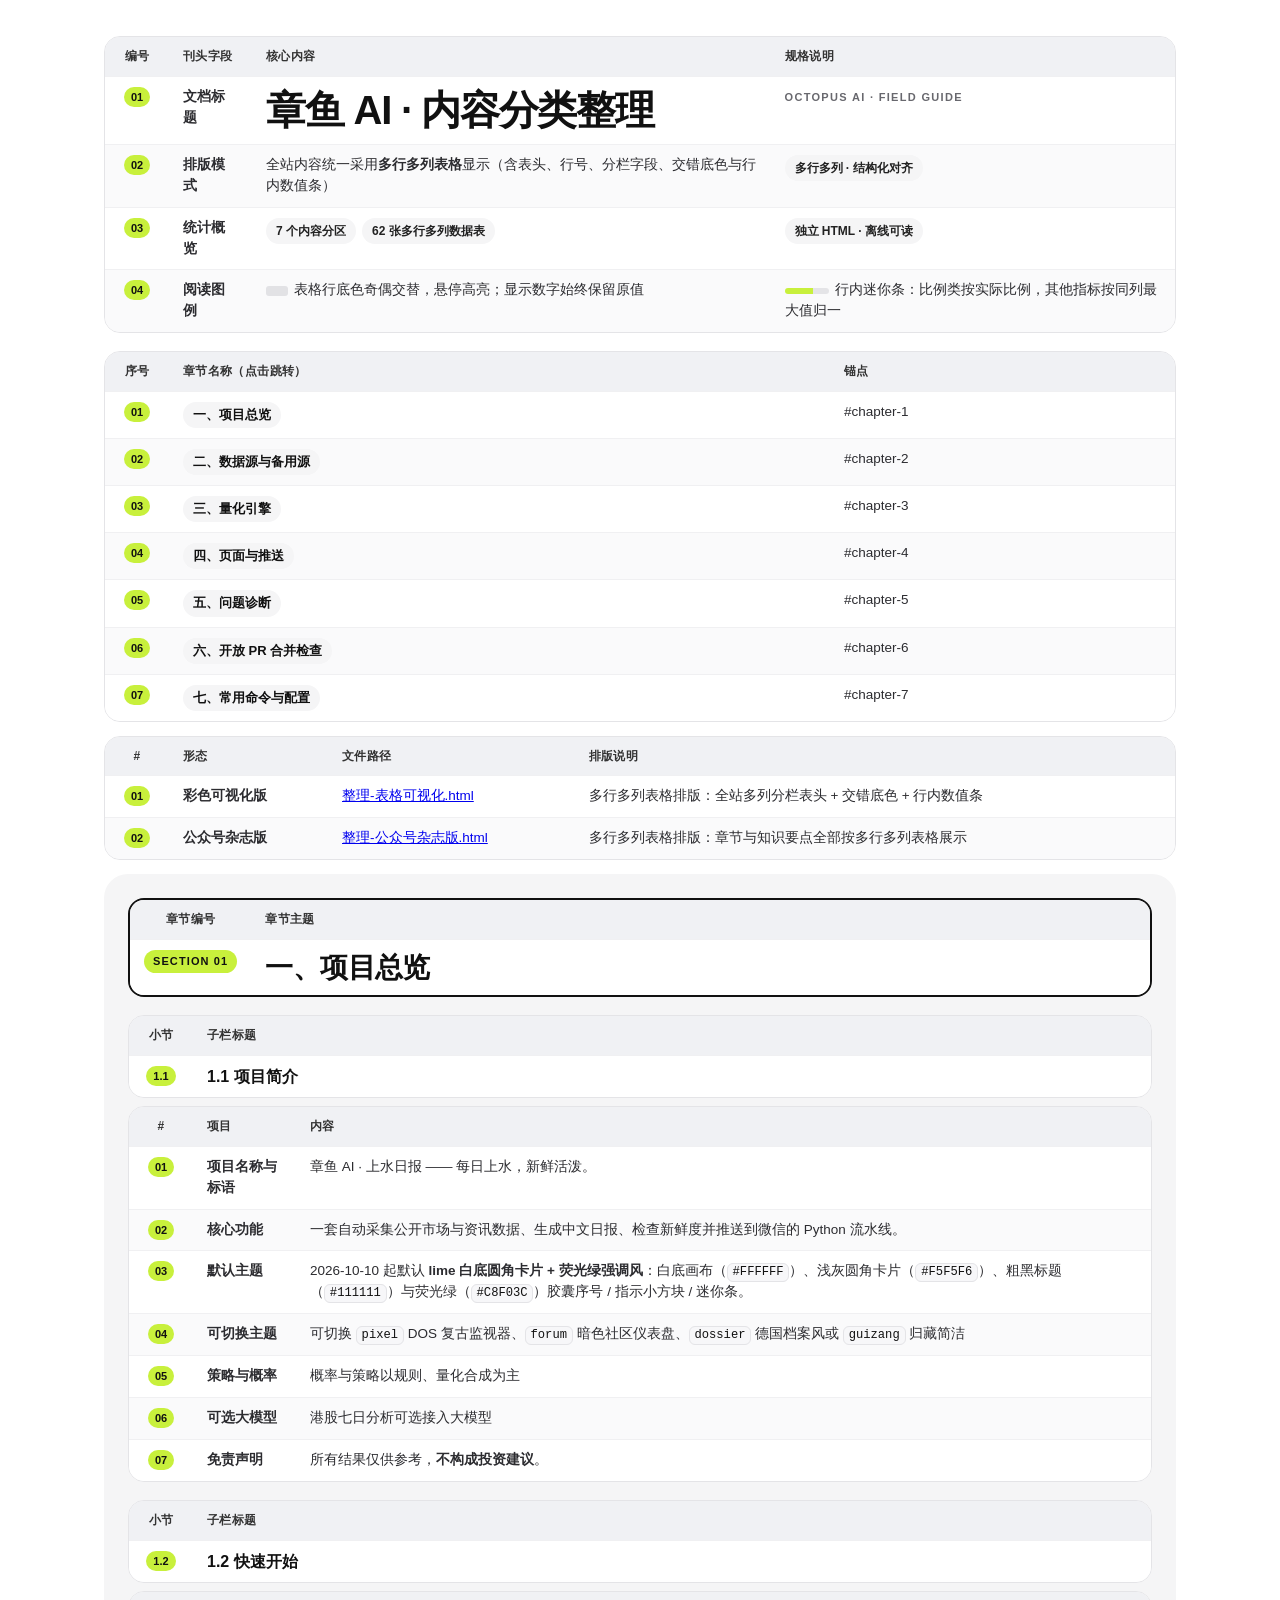
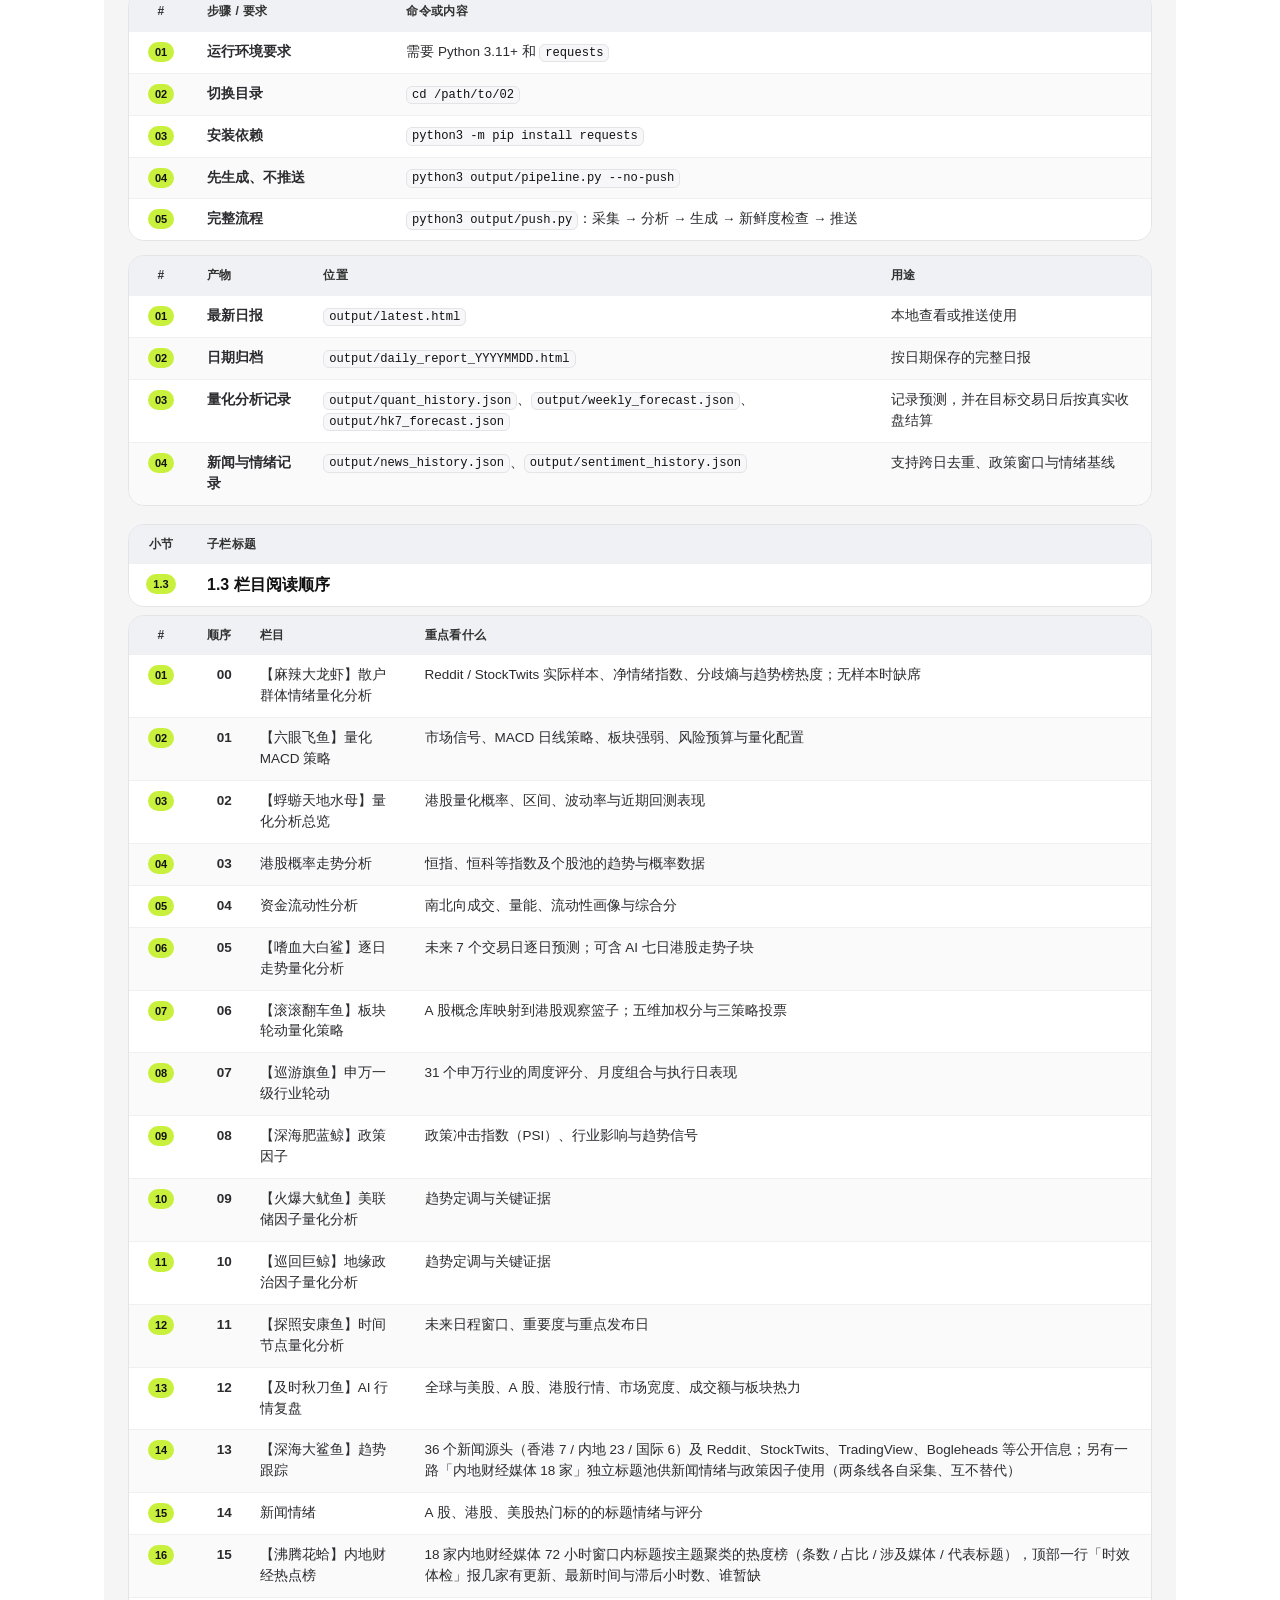
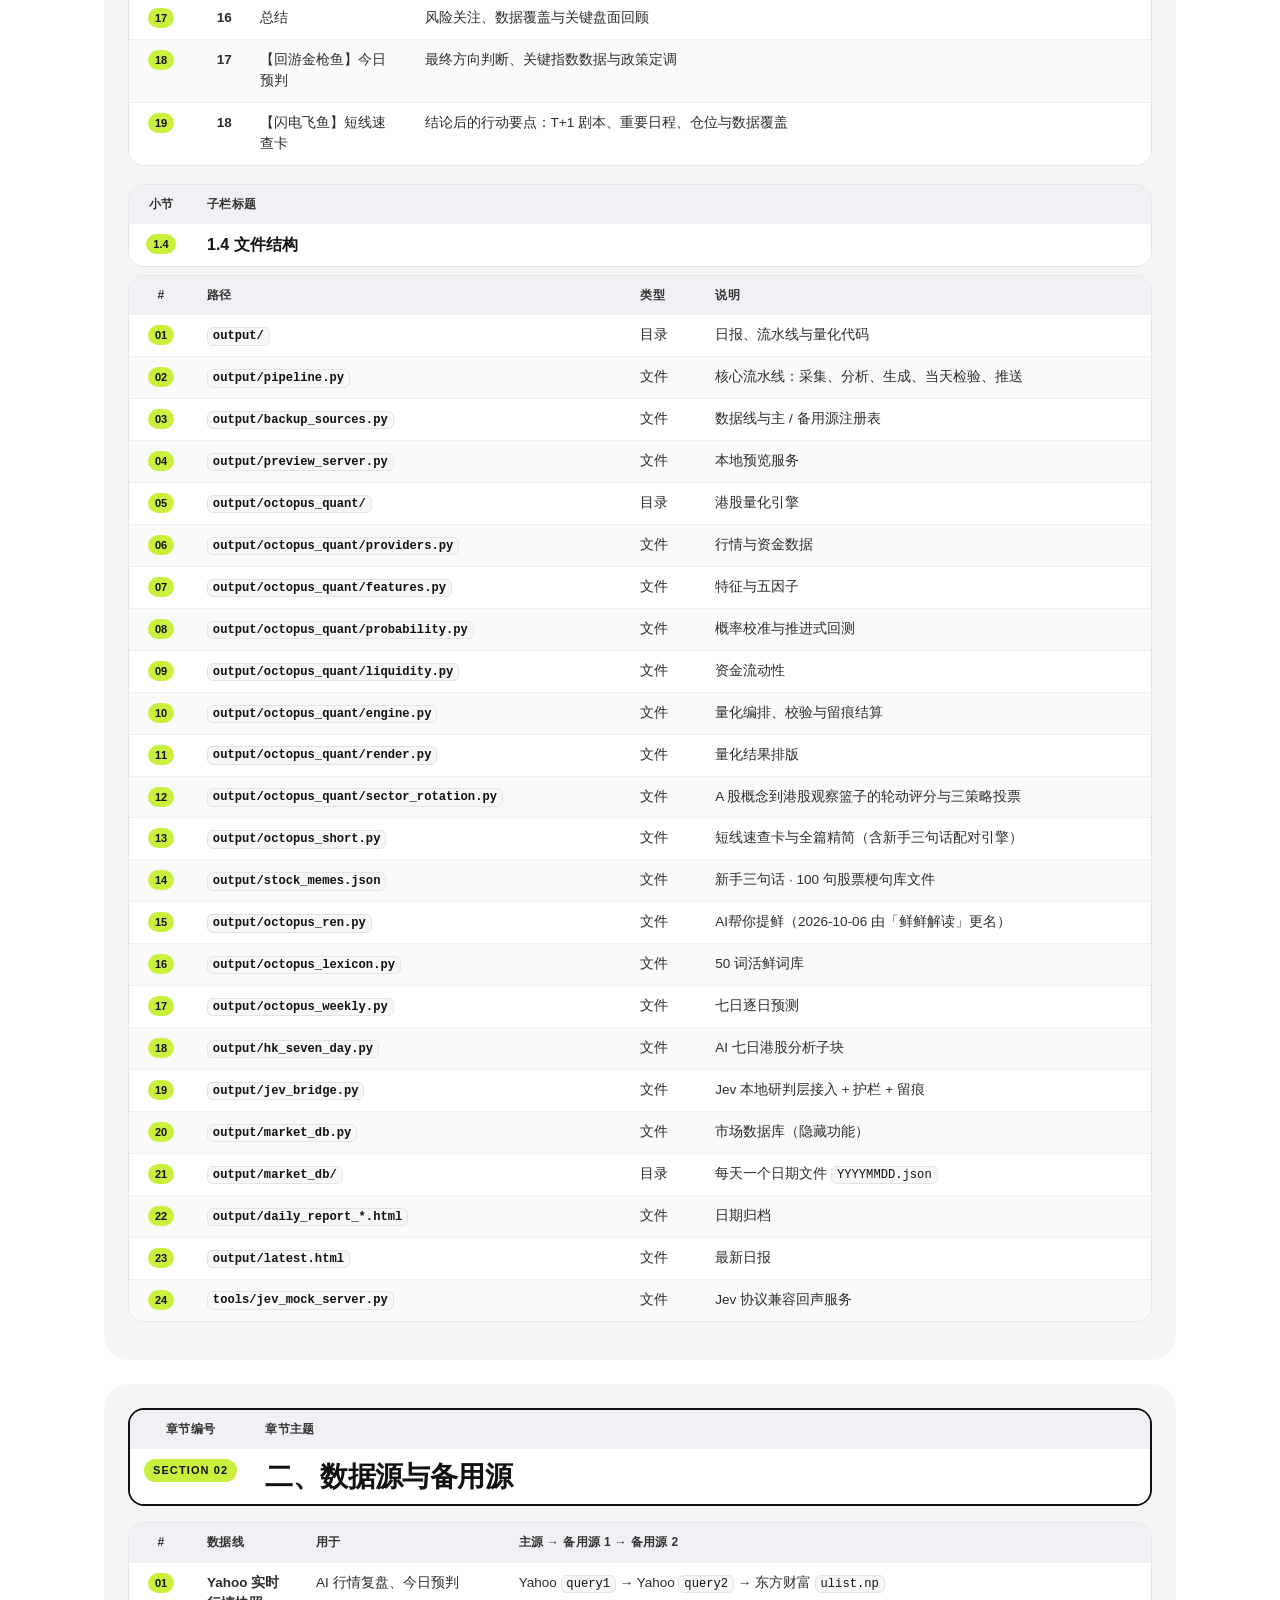
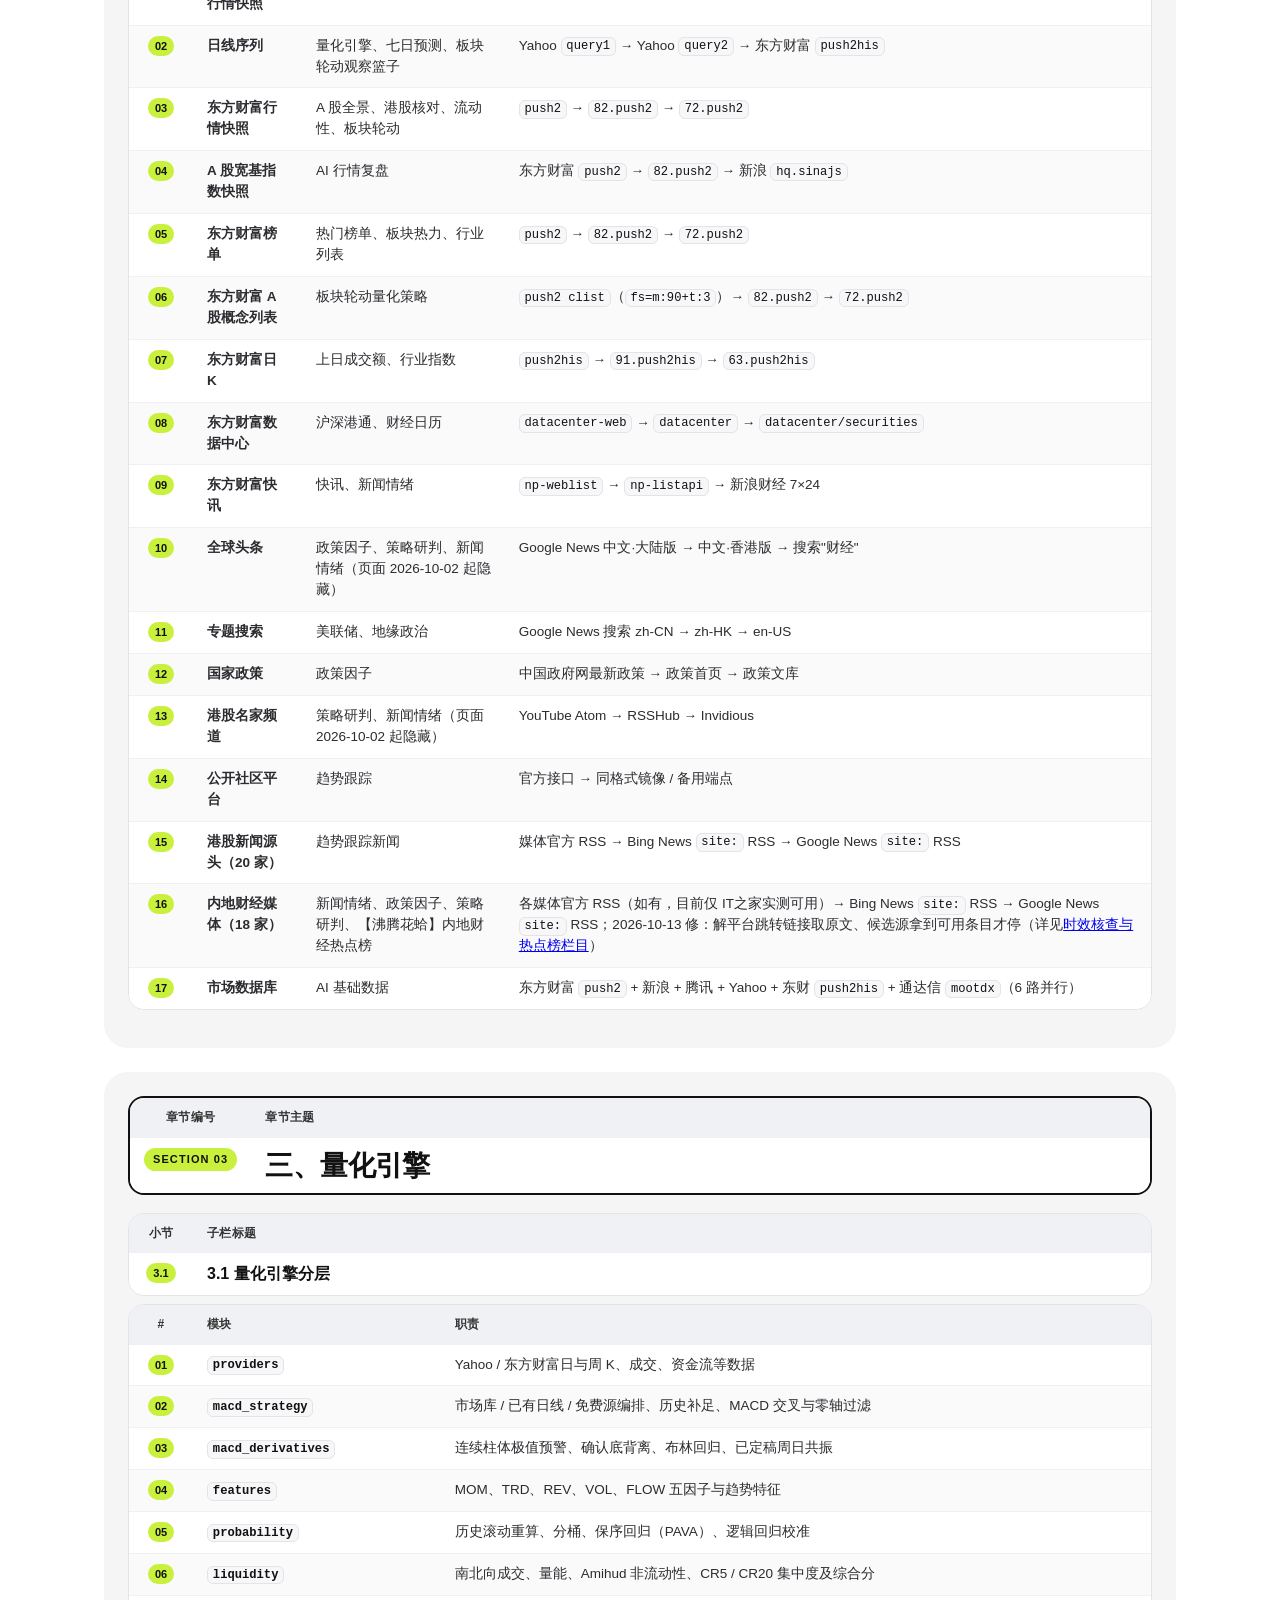
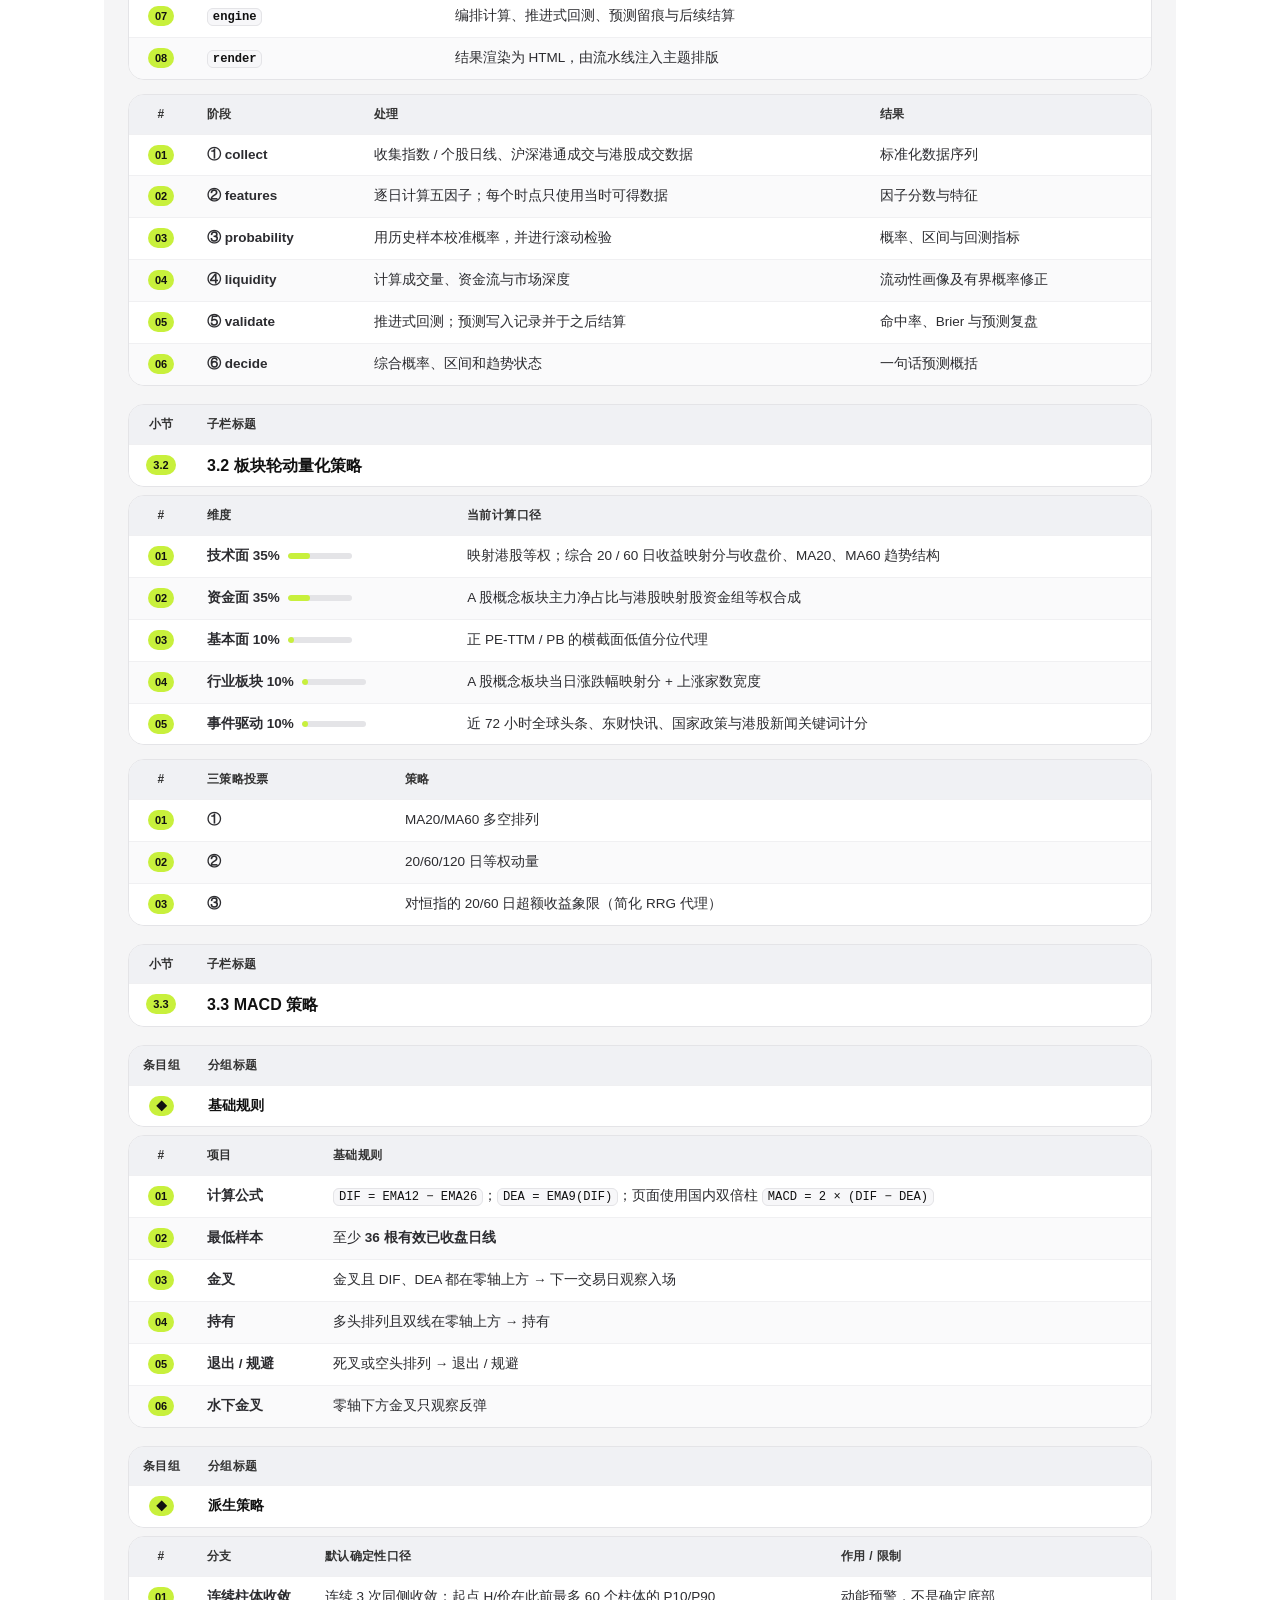
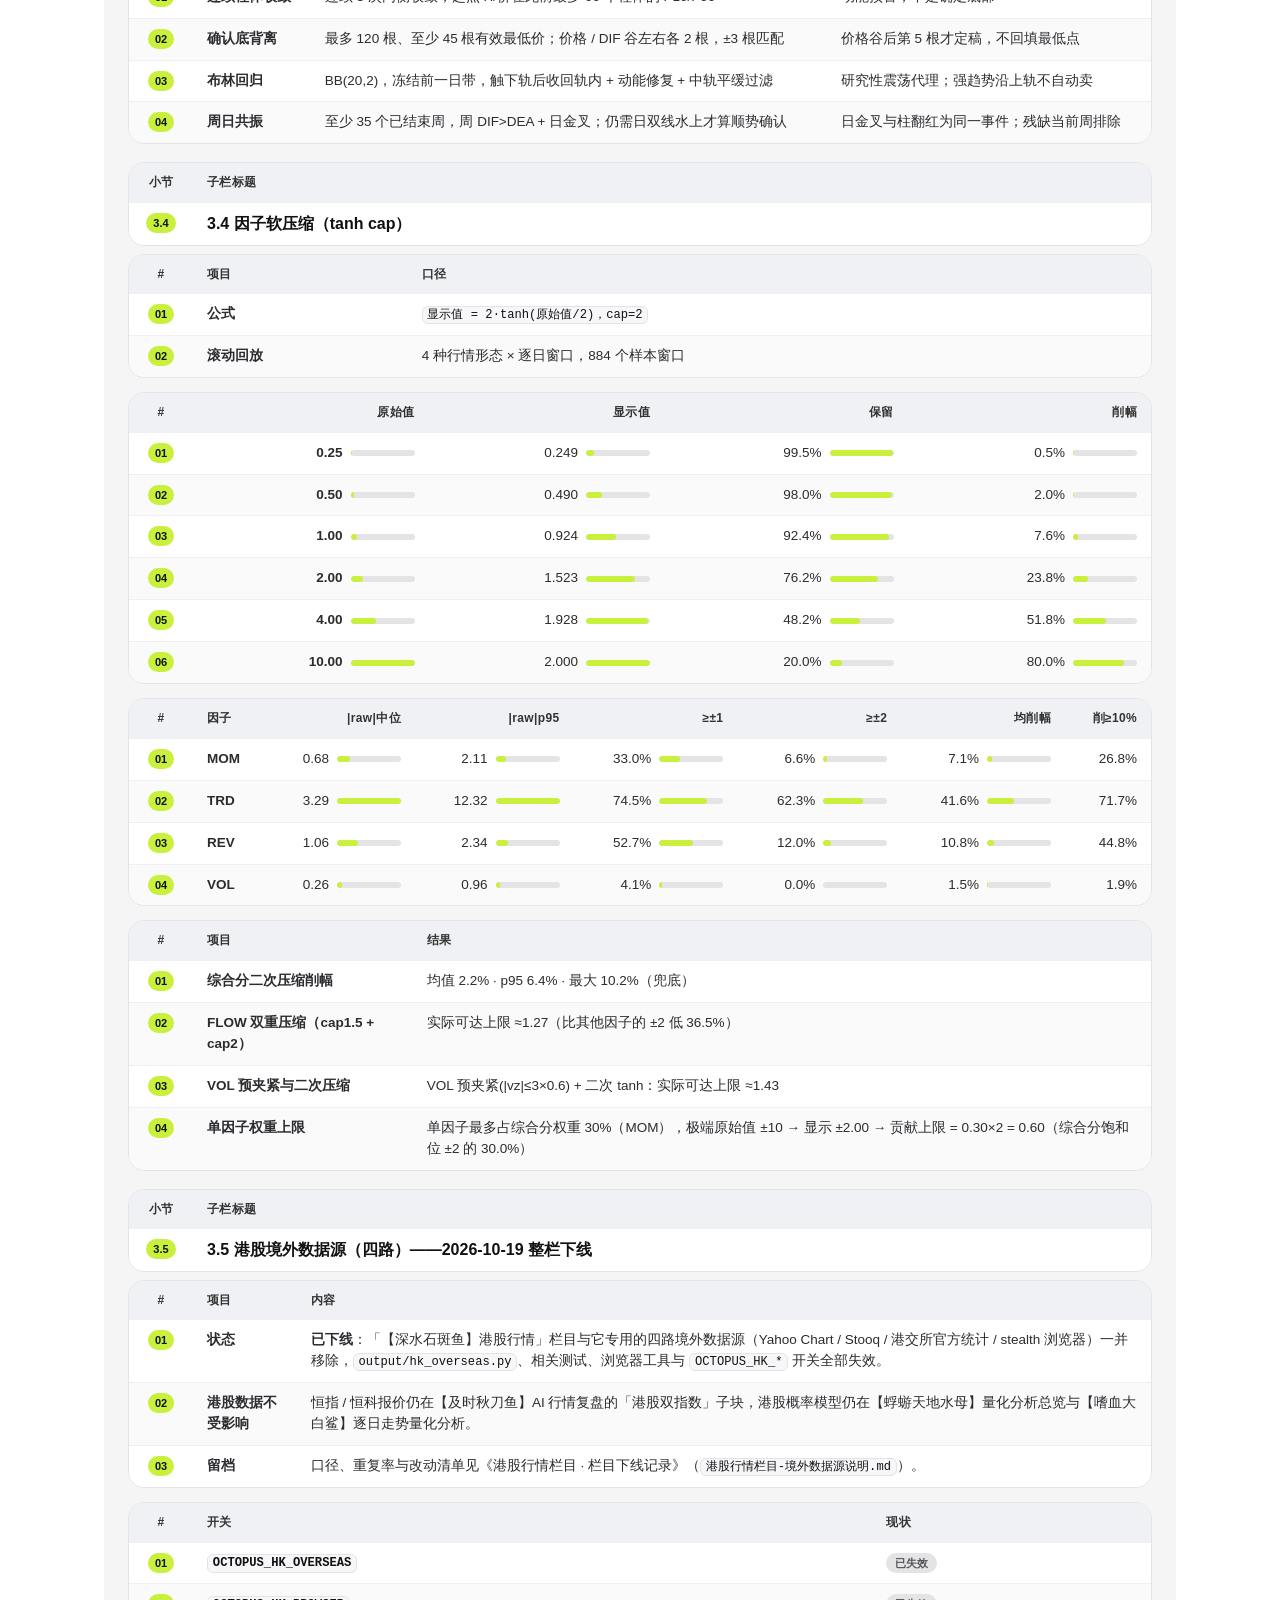
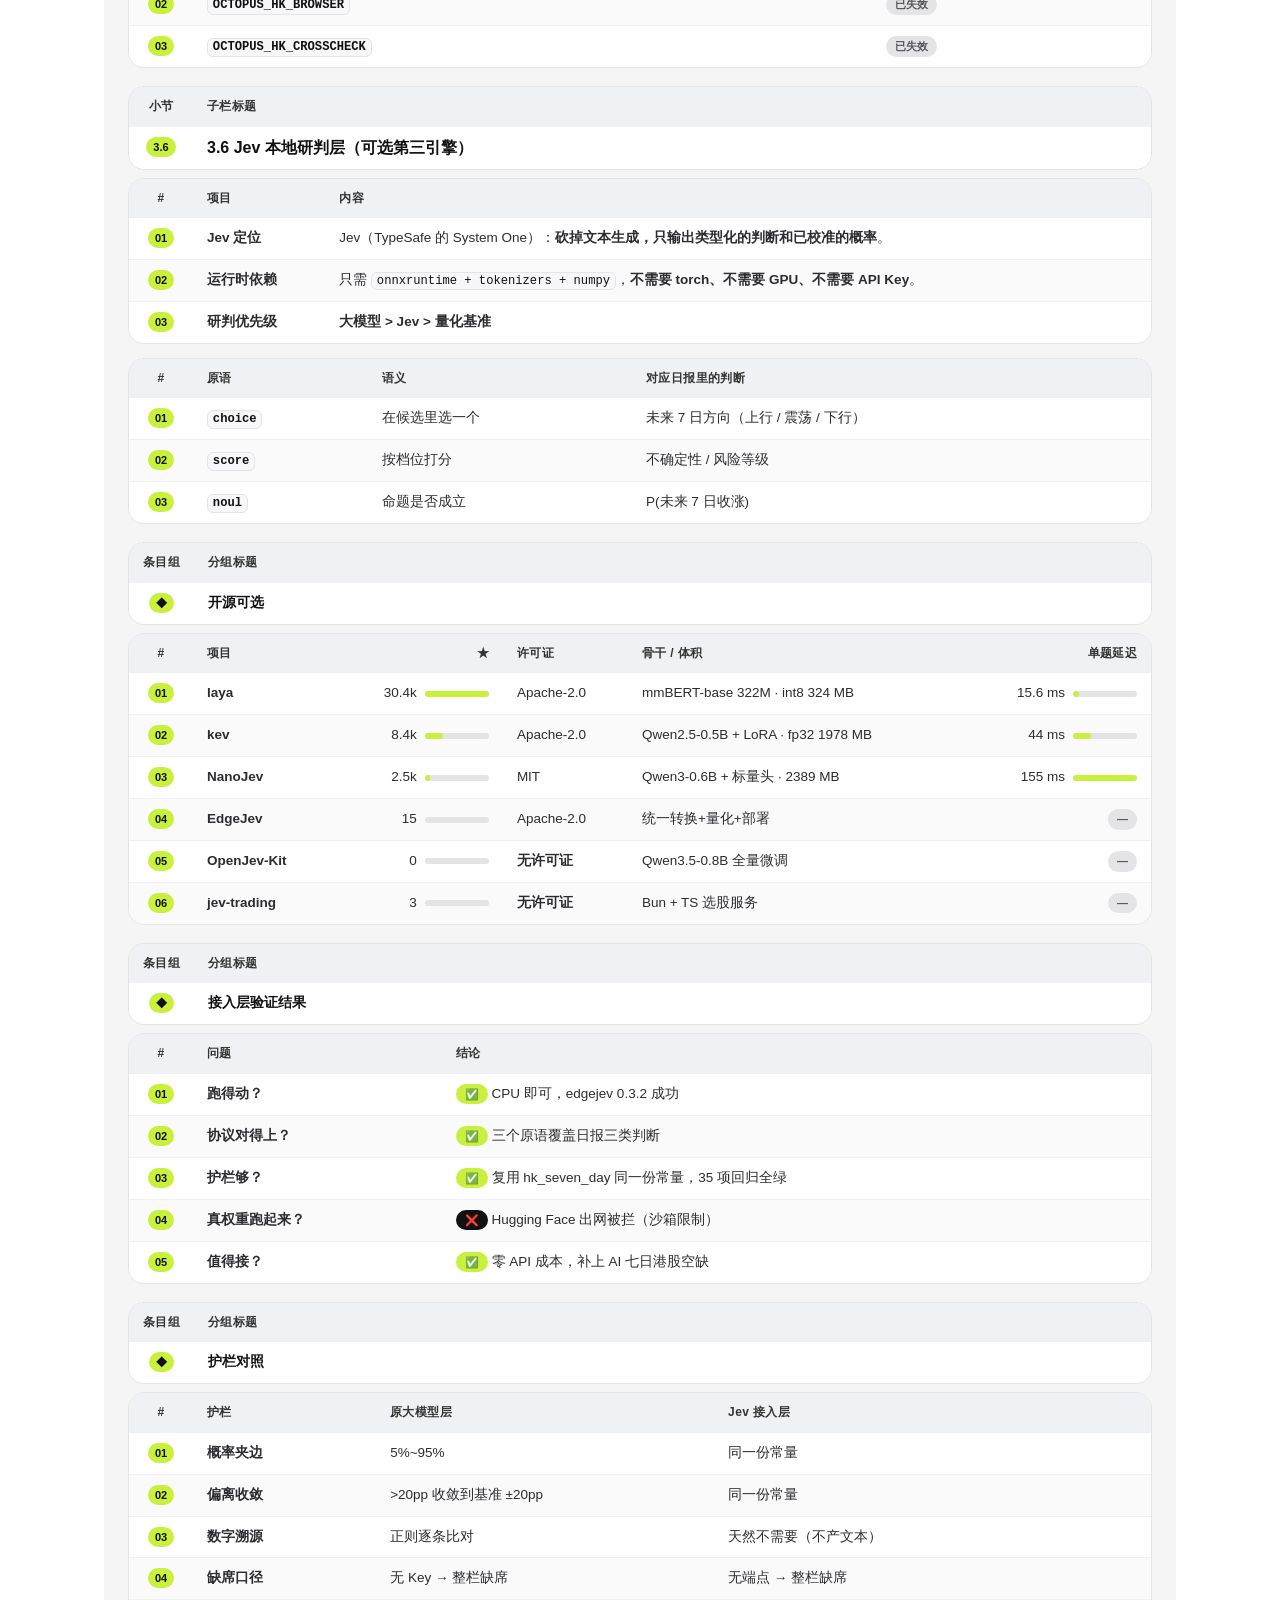
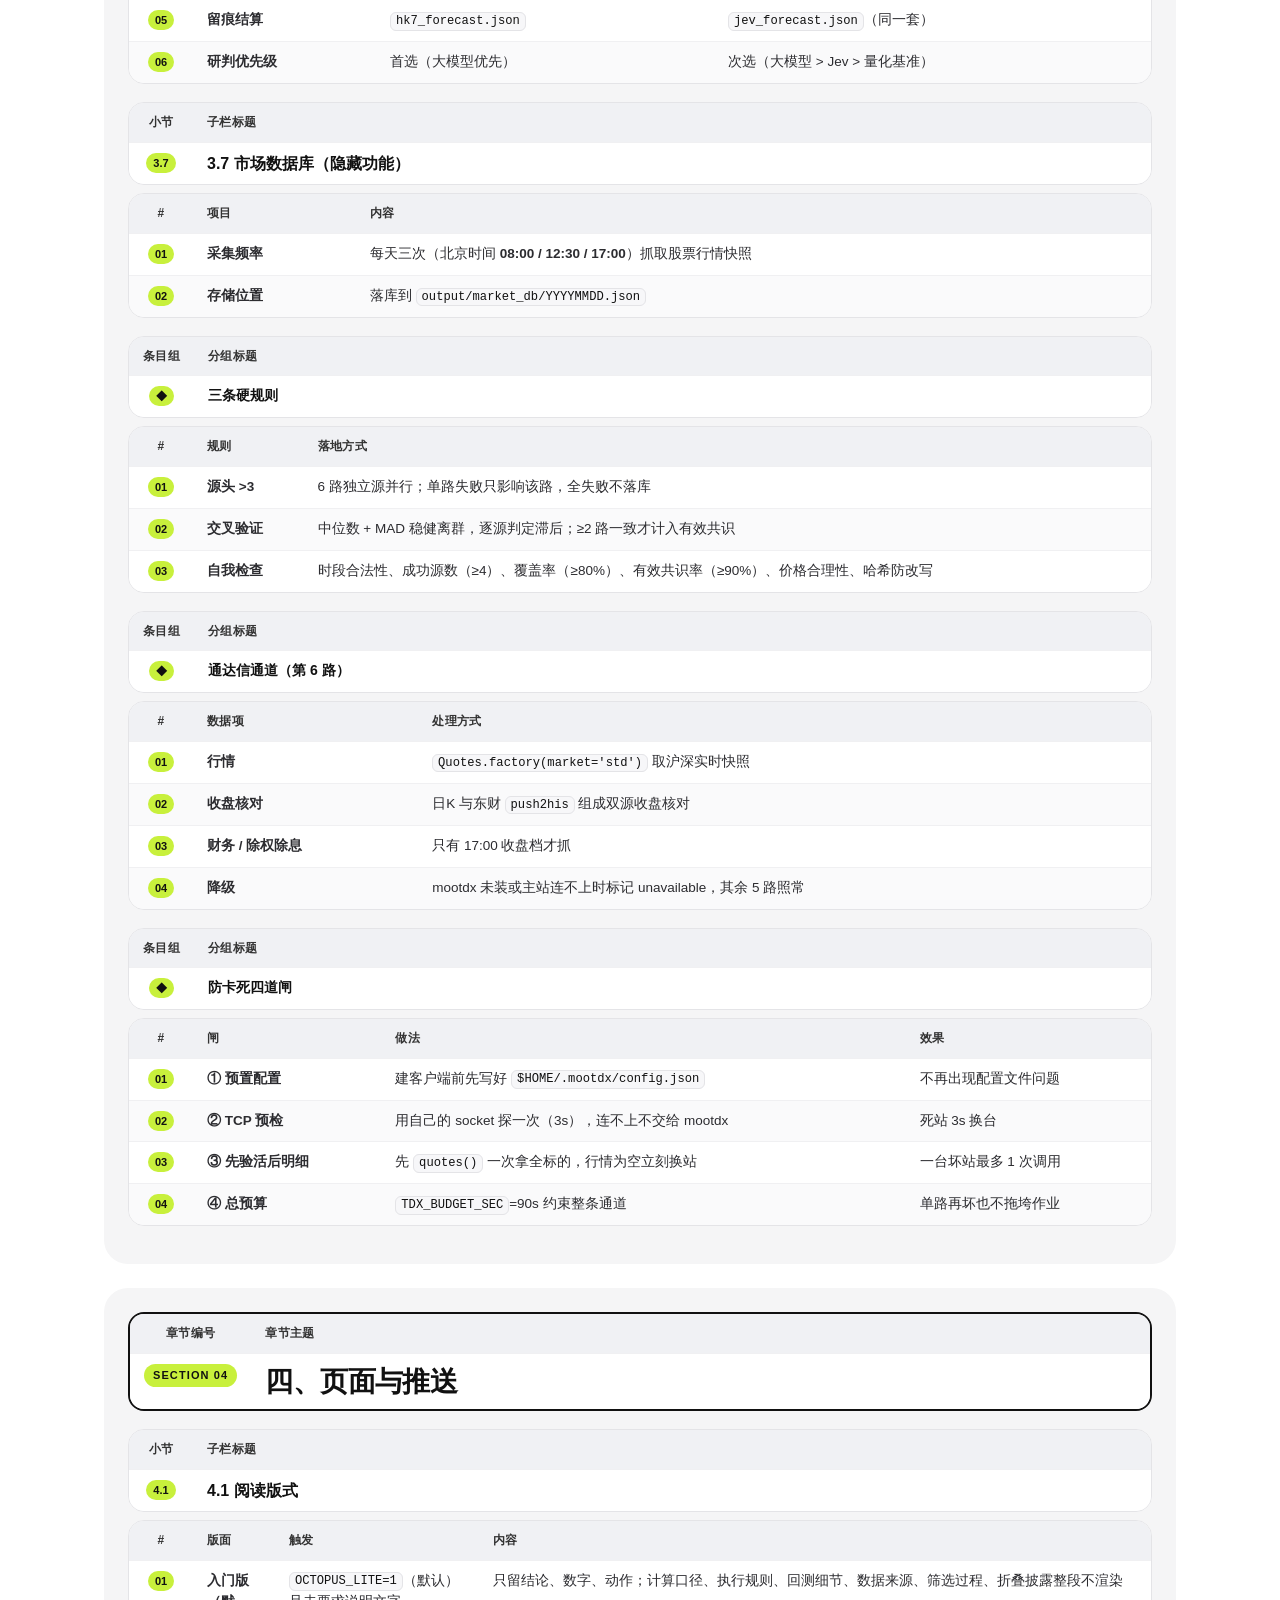
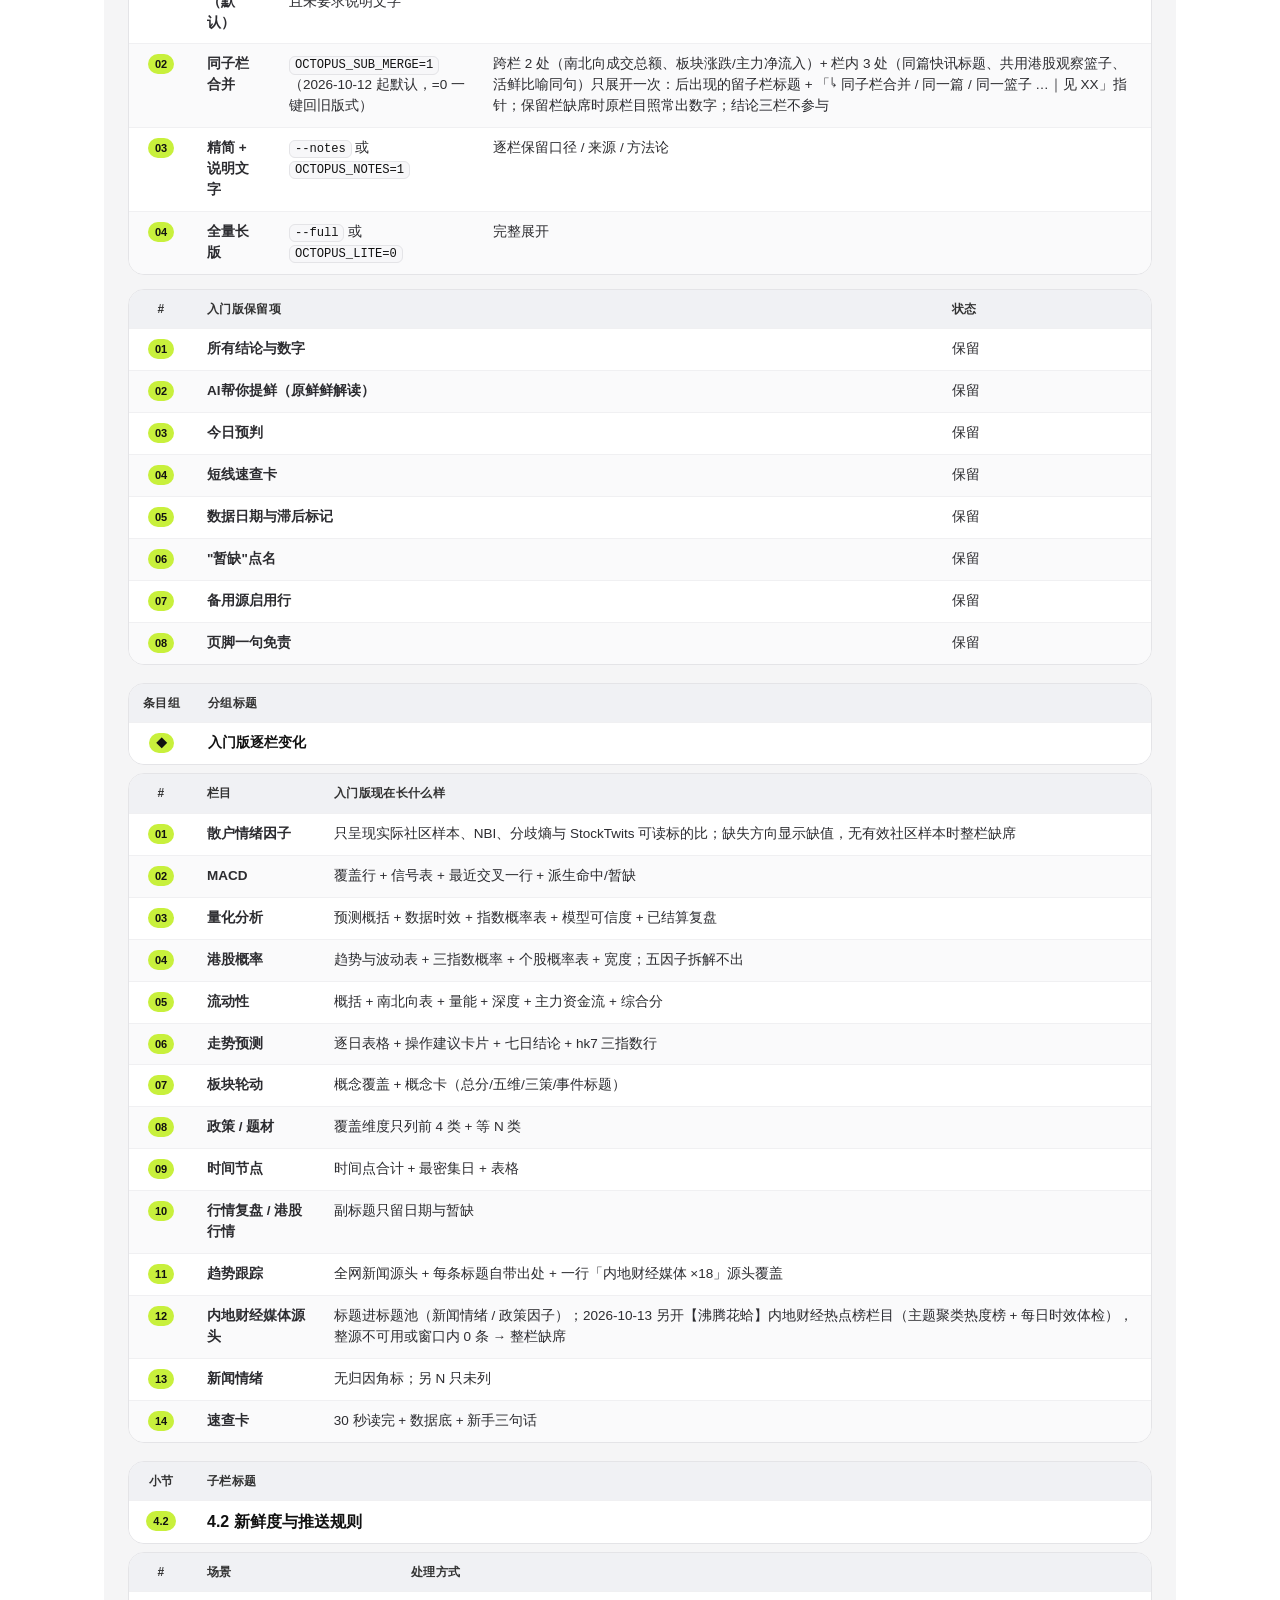
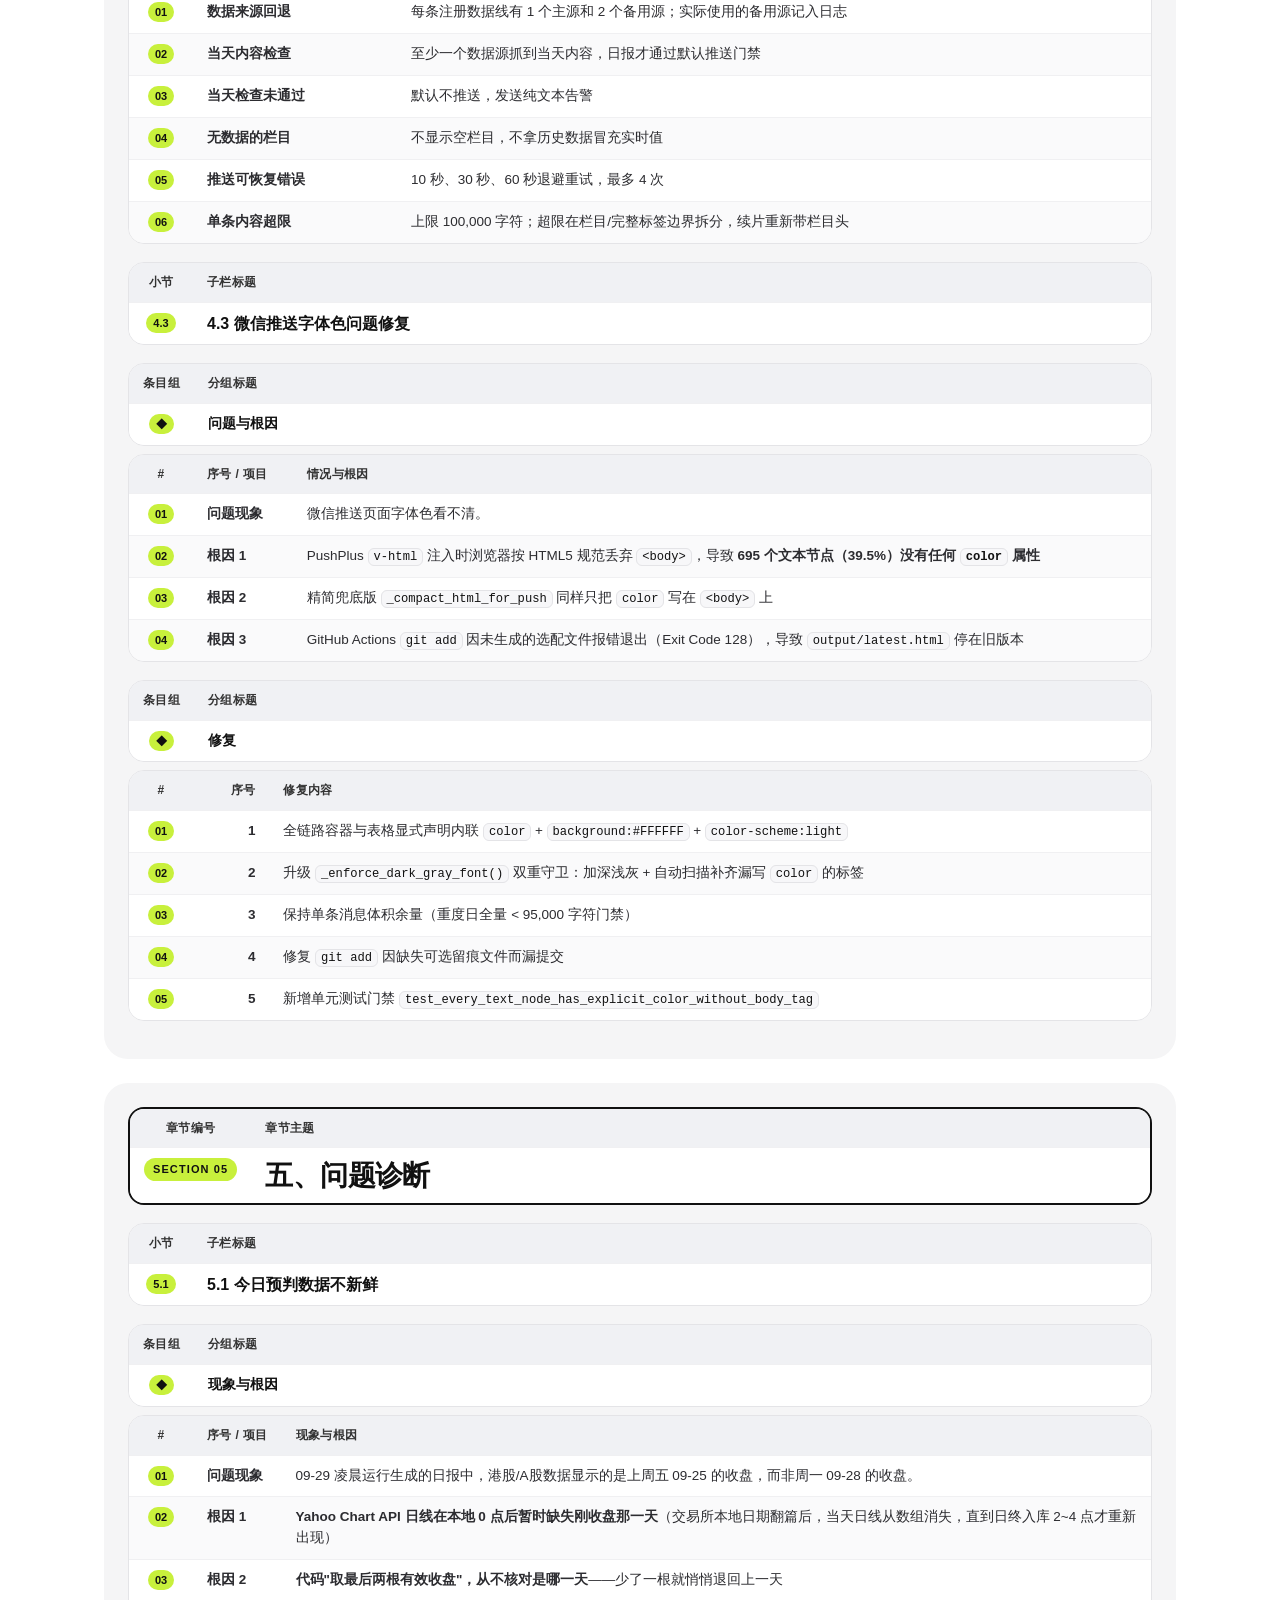
<file: 整理-表格可视化.html>
<!doctype html>
<html lang="zh-CN">
<head>
<meta charset="utf-8">
<meta name="viewport" content="width=device-width,initial-scale=1">
<meta name="color-scheme" content="light">
<meta name="description" content="章鱼 AI 内容分类整理：多行多列表格排版，数据源、量化、页面推送与问题诊断">
<title>章鱼 AI · 内容分类整理（多行多列表格版）</title>
<style>
:root{color-scheme:light;--ink:#111111;--muted:#68686e;--paper:#ffffff;--card:#f5f5f6;--white:#fff;--line:#e4e4e7;--lime:#c8f03c;--lime-deep:#7a9a00;--shadow:none}
*{box-sizing:border-box}
html{scroll-behavior:smooth;scroll-padding-top:24px}
body{margin:0;background:var(--paper);color:var(--ink);font-family:Inter,-apple-system,BlinkMacSystemFont,"Segoe UI","PingFang SC","Hiragino Sans GB","Microsoft YaHei",sans-serif;line-height:1.6;-webkit-font-smoothing:antialiased}
.page{max-width:1120px;margin:0 auto;padding:36px 24px 72px}
.hero{position:relative;margin-bottom:18px}
.hero h1{margin:0;font-size:clamp(26px,4vw,40px);font-weight:900;line-height:1.18;letter-spacing:-.03em;color:var(--ink)}
.eyebrow{display:inline-block;color:var(--muted);font-size:11px;font-weight:700;letter-spacing:.12em;text-transform:uppercase}
.pill{display:inline-block;padding:4px 10px;border-radius:999px;background:var(--card);color:#222;font-size:12px;font-weight:700;margin-right:6px}
.swatch{display:inline-block;width:22px;height:10px;border-radius:3px;background:#e2e2e5;vertical-align:middle;margin-right:6px}
.bar-swatch{display:inline-block;width:44px;height:6px;border-radius:99px;background:linear-gradient(90deg,var(--lime) 64%,#e4e4e7 64%);vertical-align:middle;margin-right:6px}
.toc-link{display:inline-flex;align-items:center;gap:7px;padding:3px 10px;border-radius:999px;color:var(--ink);text-decoration:none;font-size:13px;font-weight:700;background:#f5f5f6;transition:background .15s ease}
.toc-link:hover{background:var(--lime);color:var(--ink)}
.tone-blue,.tone-teal,.tone-indigo,.tone-violet,.tone-amber,.tone-rose,.tone-green{--accent:var(--lime-deep);--accent-dark:var(--ink);--accent-soft:#f0f9c4;--row-a:#fafafa;--row-hover:#f3f7e0;--bar-rgb:200,240,60}
.report-section{margin:0 0 24px;padding:24px;border-radius:24px;background:var(--card);border:0}
.chapter-label{display:inline-flex;align-items:center;gap:6px;color:var(--ink);font-size:11px;font-weight:800;letter-spacing:.1em;text-transform:uppercase;background:var(--lime);padding:3px 9px;border-radius:999px}
.chapter-title{margin:0;color:var(--ink);font-size:clamp(20px,2.6vw,28px);font-weight:900;line-height:1.25;letter-spacing:-.02em}
.subheading{margin:0;color:var(--ink);font-size:16px;font-weight:800;line-height:1.35}
.minor-heading{margin:0;color:var(--ink);font-size:14px;font-weight:800;line-height:1.35}
.table-wrap{margin:0 0 14px;border-radius:16px;background:#fff;border:1px solid var(--line);overflow-x:auto}
.section-head-wrap{margin-bottom:16px;border:2px solid var(--ink)}
.subhead-wrap{margin:18px 0 8px;background:#fcfcfd}
.data-table{width:100%;border-collapse:collapse;font-size:13.5px;line-height:1.55;color:var(--ink)}
.data-table thead tr{background:#f0f1f4;border-bottom:1px solid var(--line)}
.data-table th{padding:10px 14px;text-align:left;font-size:12px;font-weight:800;color:#333;letter-spacing:.03em;white-space:nowrap}
.data-table td{padding:10px 14px;border-top:1px solid #f0f0f2;vertical-align:top;color:#2c2c30;overflow-wrap:anywhere}
.data-table tbody tr:nth-child(odd){background:#ffffff}
.data-table tbody tr:nth-child(even){background:#fafafb}
.data-table tbody tr:hover{background:#f3f7e0}
.col-index,.cell-index{width:64px;white-space:nowrap;text-align:center!important}
.cell-key{font-weight:700;color:var(--ink)}
.cell-empty{color:#9a9aa0}
.align-right{text-align:right!important;font-variant-numeric:tabular-nums}
.align-center{text-align:center!important}
.record-no{display:inline-block;min-width:24px;padding:1px 7px;border-radius:999px;background:var(--lime);color:var(--ink);font-size:11px;font-weight:900;line-height:18px;text-align:center}
.meter{display:inline-block;width:64px;height:6px;margin-left:8px;border-radius:99px;background:#e4e4e7;vertical-align:middle;overflow:hidden}
.meter-fill{display:block;height:100%;border-radius:99px;background:var(--lime)}
code{padding:.1em .4em;border-radius:6px;background:#f7f7f9;border:1px solid #e4e4e7;color:#111;font-size:.9em;overflow-wrap:anywhere}
.badge{display:inline-flex;align-items:center;justify-content:center;padding:2px 9px;border-radius:999px;font-size:11px;font-weight:800;line-height:1.5;white-space:nowrap;border:0}
.badge-on,.badge-pass{background:var(--lime);color:var(--ink)}
.badge-off,.badge-neutral{background:#e4e4e7;color:#55555a}
.badge-warn{background:#fef08a;color:#111}
.badge-missing{background:#f4f4f5;color:#71717a}
.badge-fail{background:#111;color:#fff}
.footer{margin-top:24px}
@media(max-width:760px){.page{padding:20px 10px 44px}.report-section{padding:14px 10px;border-radius:18px}.data-table th,.data-table td{padding:8px 10px;font-size:12.5px}}
@media print{body{background:#fff}.page{max-width:none;padding:0}.report-section{break-inside:avoid}.record-no,.meter-fill,.bar-swatch{print-color-adjust:exact;-webkit-print-color-adjust:exact}}
</style>
</head>
<body>
<div class="page">
  <header class="hero">
    <div class="table-wrap">
      <table class="data-table" aria-label="文档刊头信息表">
        <thead>
          <tr>
            <th scope="col" class="col-index">编号</th>
            <th scope="col">刊头字段</th>
            <th scope="col">核心内容</th>
            <th scope="col">规格说明</th>
          </tr>
        </thead>
        <tbody>
          <tr>
            <td class="cell-index"><span class="record-no">01</span></td>
            <td class="cell cell-key">文档标题</td>
            <td class="cell"><h1>章鱼 AI · 内容分类整理</h1></td>
            <td class="cell"><span class="eyebrow">OCTOPUS AI · FIELD GUIDE</span></td>
          </tr>
          <tr>
            <td class="cell-index"><span class="record-no">02</span></td>
            <td class="cell cell-key">排版模式</td>
            <td class="cell">全站内容统一采用<strong>多行多列表格</strong>显示（含表头、行号、分栏字段、交错底色与行内数值条）</td>
            <td class="cell"><span class="pill">多行多列 · 结构化对齐</span></td>
          </tr>
          <tr>
            <td class="cell-index"><span class="record-no">03</span></td>
            <td class="cell cell-key">统计概览</td>
            <td class="cell"><span class="pill">7 个内容分区</span><span class="pill">62 张多行多列数据表</span></td>
            <td class="cell"><span class="pill">独立 HTML · 离线可读</span></td>
          </tr>
          <tr>
            <td class="cell-index"><span class="record-no">04</span></td>
            <td class="cell cell-key">阅读图例</td>
            <td class="cell"><span class="swatch"></span>表格行底色奇偶交替，悬停高亮；显示数字始终保留原值</td>
            <td class="cell"><span class="bar-swatch"></span>行内迷你条：比例类按实际比例，其他指标按同列最大值归一</td>
          </tr>
        </tbody>
      </table>
    </div>
  </header>
  <nav class="toc" aria-label="章节导航"><div class="table-wrap toc-wrap"><table class="data-table toc-table" aria-label="章节导航表"><thead><tr><th scope="col" class="col-index">序号</th><th scope="col">章节名称（点击跳转）</th><th scope="col">锚点</th></tr></thead><tbody><tr><td class="cell-index"><span class="record-no">01</span></td><td class="cell cell-key"><a class="toc-link tone-blue" href="#chapter-1">一、项目总览</a></td><td class="cell">#chapter-1</td></tr>
<tr><td class="cell-index"><span class="record-no">02</span></td><td class="cell cell-key"><a class="toc-link tone-teal" href="#chapter-2">二、数据源与备用源</a></td><td class="cell">#chapter-2</td></tr>
<tr><td class="cell-index"><span class="record-no">03</span></td><td class="cell cell-key"><a class="toc-link tone-indigo" href="#chapter-3">三、量化引擎</a></td><td class="cell">#chapter-3</td></tr>
<tr><td class="cell-index"><span class="record-no">04</span></td><td class="cell cell-key"><a class="toc-link tone-violet" href="#chapter-4">四、页面与推送</a></td><td class="cell">#chapter-4</td></tr>
<tr><td class="cell-index"><span class="record-no">05</span></td><td class="cell cell-key"><a class="toc-link tone-amber" href="#chapter-5">五、问题诊断</a></td><td class="cell">#chapter-5</td></tr>
<tr><td class="cell-index"><span class="record-no">06</span></td><td class="cell cell-key"><a class="toc-link tone-rose" href="#chapter-6">六、开放 PR 合并检查</a></td><td class="cell">#chapter-6</td></tr>
<tr><td class="cell-index"><span class="record-no">07</span></td><td class="cell cell-key"><a class="toc-link tone-green" href="#chapter-7">七、常用命令与配置</a></td><td class="cell">#chapter-7</td></tr></tbody></table></div></nav>
  <main>
<div class="table-wrap"><table class="data-table tone-blue" id="table-1" aria-label="数据表 1"><thead><tr><th class="col-index" scope="col">#</th><th scope="col" class="col-head">形态</th><th scope="col" class="col-head">文件路径</th><th scope="col" class="col-head">排版说明</th></tr></thead><tbody><tr><td class="cell-index"><span class="record-no">01</span></td><td class="cell cell-key">彩色可视化版</td><td class="cell"><a href="./整理-表格可视化.html">整理-表格可视化.html</a></td><td class="cell">多行多列表格排版：全站多列分栏表头 + 交错底色 + 行内数值条</td></tr><tr><td class="cell-index"><span class="record-no">02</span></td><td class="cell cell-key">公众号杂志版</td><td class="cell"><a href="./整理-公众号杂志版.html">整理-公众号杂志版.html</a></td><td class="cell">多行多列表格排版：章节与知识要点全部按多行多列表格展示</td></tr></tbody></table></div>
<section class="report-section tone-blue" id="chapter-1">
<div class="table-wrap section-head-wrap"><table class="data-table section-head-table tone-blue" aria-label="章节标题 01"><thead><tr><th scope="col" class="col-index">章节编号</th><th scope="col">章节主题</th></tr></thead><tbody><tr><td class="cell-index"><span class="chapter-label">SECTION 01</span></td><td class="cell"><h2 class="chapter-title">一、项目总览</h2></td></tr></tbody></table></div>
<div class="table-wrap subhead-wrap" id="sub-1-1"><table class="data-table subhead-table tone-blue"><thead><tr><th scope="col" class="col-index">小节</th><th scope="col">子栏标题</th></tr></thead><tbody><tr><td class="cell-index"><span class="record-no">1.1</span></td><td class="cell"><h3 class="subheading">1.1 项目简介</h3></td></tr></tbody></table></div>
<div class="table-wrap"><table class="data-table tone-blue" id="table-2" aria-label="数据表 2"><thead><tr><th class="col-index" scope="col">#</th><th scope="col" class="col-head">项目</th><th scope="col" class="col-head">内容</th></tr></thead><tbody><tr><td class="cell-index"><span class="record-no">01</span></td><td class="cell cell-key">项目名称与标语</td><td class="cell">章鱼 AI · 上水日报 —— 每日上水，新鲜活泼。</td></tr><tr><td class="cell-index"><span class="record-no">02</span></td><td class="cell cell-key">核心功能</td><td class="cell">一套自动采集公开市场与资讯数据、生成中文日报、检查新鲜度并推送到微信的 Python 流水线。</td></tr><tr><td class="cell-index"><span class="record-no">03</span></td><td class="cell cell-key">默认主题</td><td class="cell">2026-10-10 起默认 <strong>lime 白底圆角卡片 + 荧光绿强调风</strong>：白底画布（<code>#FFFFFF</code>）、浅灰圆角卡片（<code>#F5F5F6</code>）、粗黑标题（<code>#111111</code>）与荧光绿（<code>#C8F03C</code>）胶囊序号 / 指示小方块 / 迷你条。</td></tr><tr><td class="cell-index"><span class="record-no">04</span></td><td class="cell cell-key">可切换主题</td><td class="cell">可切换 <code>pixel</code> DOS 复古监视器、<code>forum</code> 暗色社区仪表盘、<code>dossier</code> 德国档案风或 <code>guizang</code> 归藏简洁</td></tr><tr><td class="cell-index"><span class="record-no">05</span></td><td class="cell cell-key">策略与概率</td><td class="cell">概率与策略以规则、量化合成为主</td></tr><tr><td class="cell-index"><span class="record-no">06</span></td><td class="cell cell-key">可选大模型</td><td class="cell">港股七日分析可选接入大模型</td></tr><tr><td class="cell-index"><span class="record-no">07</span></td><td class="cell cell-key">免责声明</td><td class="cell">所有结果仅供参考，<strong>不构成投资建议</strong>。</td></tr></tbody></table></div>
<div class="table-wrap subhead-wrap" id="sub-1-2"><table class="data-table subhead-table tone-blue"><thead><tr><th scope="col" class="col-index">小节</th><th scope="col">子栏标题</th></tr></thead><tbody><tr><td class="cell-index"><span class="record-no">1.2</span></td><td class="cell"><h3 class="subheading">1.2 快速开始</h3></td></tr></tbody></table></div>
<div class="table-wrap"><table class="data-table tone-blue" id="table-3" aria-label="数据表 3"><thead><tr><th class="col-index" scope="col">#</th><th scope="col" class="col-head">步骤 / 要求</th><th scope="col" class="col-head">命令或内容</th></tr></thead><tbody><tr><td class="cell-index"><span class="record-no">01</span></td><td class="cell cell-key">运行环境要求</td><td class="cell">需要 Python 3.11+ 和 <code>requests</code></td></tr><tr><td class="cell-index"><span class="record-no">02</span></td><td class="cell cell-key">切换目录</td><td class="cell"><code>cd /path/to/02</code></td></tr><tr><td class="cell-index"><span class="record-no">03</span></td><td class="cell cell-key">安装依赖</td><td class="cell"><code>python3 -m pip install requests</code></td></tr><tr><td class="cell-index"><span class="record-no">04</span></td><td class="cell cell-key">先生成、不推送</td><td class="cell"><code>python3 output/pipeline.py --no-push</code></td></tr><tr><td class="cell-index"><span class="record-no">05</span></td><td class="cell cell-key">完整流程</td><td class="cell"><code>python3 output/push.py</code>：采集 → 分析 → 生成 → 新鲜度检查 → 推送</td></tr></tbody></table></div>
<div class="table-wrap"><table class="data-table tone-blue" id="table-4" aria-label="数据表 4"><thead><tr><th class="col-index" scope="col">#</th><th scope="col" class="col-head">产物</th><th scope="col" class="col-head">位置</th><th scope="col" class="col-head">用途</th></tr></thead><tbody><tr><td class="cell-index"><span class="record-no">01</span></td><td class="cell cell-key">最新日报</td><td class="cell"><code>output/latest.html</code></td><td class="cell">本地查看或推送使用</td></tr><tr><td class="cell-index"><span class="record-no">02</span></td><td class="cell cell-key">日期归档</td><td class="cell"><code>output/daily_report_YYYYMMDD.html</code></td><td class="cell">按日期保存的完整日报</td></tr><tr><td class="cell-index"><span class="record-no">03</span></td><td class="cell cell-key">量化分析记录</td><td class="cell"><code>output/quant_history.json</code>、<code>output/weekly_forecast.json</code>、<code>output/hk7_forecast.json</code></td><td class="cell">记录预测，并在目标交易日后按真实收盘结算</td></tr><tr><td class="cell-index"><span class="record-no">04</span></td><td class="cell cell-key">新闻与情绪记录</td><td class="cell"><code>output/news_history.json</code>、<code>output/sentiment_history.json</code></td><td class="cell">支持跨日去重、政策窗口与情绪基线</td></tr></tbody></table></div>
<div class="table-wrap subhead-wrap" id="sub-1-3"><table class="data-table subhead-table tone-blue"><thead><tr><th scope="col" class="col-index">小节</th><th scope="col">子栏标题</th></tr></thead><tbody><tr><td class="cell-index"><span class="record-no">1.3</span></td><td class="cell"><h3 class="subheading">1.3 栏目阅读顺序</h3></td></tr></tbody></table></div>
<div class="table-wrap"><table class="data-table tone-blue" id="table-5" aria-label="数据表 5"><thead><tr><th class="col-index" scope="col">#</th><th scope="col" class="col-head align-right">顺序</th><th scope="col" class="col-head">栏目</th><th scope="col" class="col-head">重点看什么</th></tr></thead><tbody><tr><td class="cell-index"><span class="record-no">01</span></td><td class="cell cell-key align-right">00</td><td class="cell">【麻辣大龙虾】散户群体情绪量化分析</td><td class="cell">Reddit / StockTwits 实际样本、净情绪指数、分歧熵与趋势榜热度；无样本时缺席</td></tr><tr><td class="cell-index"><span class="record-no">02</span></td><td class="cell cell-key align-right">01</td><td class="cell">【六眼飞鱼】量化 MACD 策略</td><td class="cell">市场信号、MACD 日线策略、板块强弱、风险预算与量化配置</td></tr><tr><td class="cell-index"><span class="record-no">03</span></td><td class="cell cell-key align-right">02</td><td class="cell">【蜉蝣天地水母】量化分析总览</td><td class="cell">港股量化概率、区间、波动率与近期回测表现</td></tr><tr><td class="cell-index"><span class="record-no">04</span></td><td class="cell cell-key align-right">03</td><td class="cell">港股概率走势分析</td><td class="cell">恒指、恒科等指数及个股池的趋势与概率数据</td></tr><tr><td class="cell-index"><span class="record-no">05</span></td><td class="cell cell-key align-right">04</td><td class="cell">资金流动性分析</td><td class="cell">南北向成交、量能、流动性画像与综合分</td></tr><tr><td class="cell-index"><span class="record-no">06</span></td><td class="cell cell-key align-right">05</td><td class="cell">【嗜血大白鲨】逐日走势量化分析</td><td class="cell">未来 7 个交易日逐日预测；可含 AI 七日港股走势子块</td></tr><tr><td class="cell-index"><span class="record-no">07</span></td><td class="cell cell-key align-right">06</td><td class="cell">【滚滚翻车鱼】板块轮动量化策略</td><td class="cell">A 股概念库映射到港股观察篮子；五维加权分与三策略投票</td></tr><tr><td class="cell-index"><span class="record-no">08</span></td><td class="cell cell-key align-right">07</td><td class="cell">【巡游旗鱼】申万一级行业轮动</td><td class="cell">31 个申万行业的周度评分、月度组合与执行日表现</td></tr><tr><td class="cell-index"><span class="record-no">09</span></td><td class="cell cell-key align-right">08</td><td class="cell">【深海肥蓝鲸】政策因子</td><td class="cell">政策冲击指数（PSI）、行业影响与趋势信号</td></tr><tr><td class="cell-index"><span class="record-no">10</span></td><td class="cell cell-key align-right">09</td><td class="cell">【火爆大鱿鱼】美联储因子量化分析</td><td class="cell">趋势定调与关键证据</td></tr><tr><td class="cell-index"><span class="record-no">11</span></td><td class="cell cell-key align-right">10</td><td class="cell">【巡回巨鲸】地缘政治因子量化分析</td><td class="cell">趋势定调与关键证据</td></tr><tr><td class="cell-index"><span class="record-no">12</span></td><td class="cell cell-key align-right">11</td><td class="cell">【探照安康鱼】时间节点量化分析</td><td class="cell">未来日程窗口、重要度与重点发布日</td></tr><tr><td class="cell-index"><span class="record-no">13</span></td><td class="cell cell-key align-right">12</td><td class="cell">【及时秋刀鱼】AI 行情复盘</td><td class="cell">全球与美股、A 股、港股行情、市场宽度、成交额与板块热力</td></tr><tr><td class="cell-index"><span class="record-no">14</span></td><td class="cell cell-key align-right">13</td><td class="cell">【深海大鲨鱼】趋势跟踪</td><td class="cell">36 个新闻源头（香港 7 / 内地 23 / 国际 6）及 Reddit、StockTwits、TradingView、Bogleheads 等公开信息；另有一路「内地财经媒体 18 家」独立标题池供新闻情绪与政策因子使用（两条线各自采集、互不替代）</td></tr><tr><td class="cell-index"><span class="record-no">15</span></td><td class="cell cell-key align-right">14</td><td class="cell">新闻情绪</td><td class="cell">A 股、港股、美股热门标的的标题情绪与评分</td></tr><tr><td class="cell-index"><span class="record-no">16</span></td><td class="cell cell-key align-right">15</td><td class="cell">【沸腾花蛤】内地财经热点榜</td><td class="cell">18 家内地财经媒体 72 小时窗口内标题按主题聚类的热度榜（条数 / 占比 / 涉及媒体 / 代表标题），顶部一行「时效体检」报几家有更新、最新时间与滞后小时数、谁暂缺</td></tr><tr><td class="cell-index"><span class="record-no">17</span></td><td class="cell cell-key align-right">16</td><td class="cell">总结</td><td class="cell">风险关注、数据覆盖与关键盘面回顾</td></tr><tr><td class="cell-index"><span class="record-no">18</span></td><td class="cell cell-key align-right">17</td><td class="cell">【回游金枪鱼】今日预判</td><td class="cell">最终方向判断、关键指数数据与政策定调</td></tr><tr><td class="cell-index"><span class="record-no">19</span></td><td class="cell cell-key align-right">18</td><td class="cell">【闪电飞鱼】短线速查卡</td><td class="cell">结论后的行动要点：T+1 剧本、重要日程、仓位与数据覆盖</td></tr></tbody></table></div>
<div class="table-wrap subhead-wrap" id="sub-1-4"><table class="data-table subhead-table tone-blue"><thead><tr><th scope="col" class="col-index">小节</th><th scope="col">子栏标题</th></tr></thead><tbody><tr><td class="cell-index"><span class="record-no">1.4</span></td><td class="cell"><h3 class="subheading">1.4 文件结构</h3></td></tr></tbody></table></div>
<div class="table-wrap"><table class="data-table tone-blue" id="table-6" aria-label="数据表 6"><thead><tr><th class="col-index" scope="col">#</th><th scope="col" class="col-head">路径</th><th scope="col" class="col-head">类型</th><th scope="col" class="col-head">说明</th></tr></thead><tbody><tr><td class="cell-index"><span class="record-no">01</span></td><td class="cell cell-key"><code>output/</code></td><td class="cell">目录</td><td class="cell">日报、流水线与量化代码</td></tr><tr><td class="cell-index"><span class="record-no">02</span></td><td class="cell cell-key"><code>output/pipeline.py</code></td><td class="cell">文件</td><td class="cell">核心流水线：采集、分析、生成、当天检验、推送</td></tr><tr><td class="cell-index"><span class="record-no">03</span></td><td class="cell cell-key"><code>output/backup_sources.py</code></td><td class="cell">文件</td><td class="cell">数据线与主 / 备用源注册表</td></tr><tr><td class="cell-index"><span class="record-no">04</span></td><td class="cell cell-key"><code>output/preview_server.py</code></td><td class="cell">文件</td><td class="cell">本地预览服务</td></tr><tr><td class="cell-index"><span class="record-no">05</span></td><td class="cell cell-key"><code>output/octopus_quant/</code></td><td class="cell">目录</td><td class="cell">港股量化引擎</td></tr><tr><td class="cell-index"><span class="record-no">06</span></td><td class="cell cell-key"><code>output/octopus_quant/providers.py</code></td><td class="cell">文件</td><td class="cell">行情与资金数据</td></tr><tr><td class="cell-index"><span class="record-no">07</span></td><td class="cell cell-key"><code>output/octopus_quant/features.py</code></td><td class="cell">文件</td><td class="cell">特征与五因子</td></tr><tr><td class="cell-index"><span class="record-no">08</span></td><td class="cell cell-key"><code>output/octopus_quant/probability.py</code></td><td class="cell">文件</td><td class="cell">概率校准与推进式回测</td></tr><tr><td class="cell-index"><span class="record-no">09</span></td><td class="cell cell-key"><code>output/octopus_quant/liquidity.py</code></td><td class="cell">文件</td><td class="cell">资金流动性</td></tr><tr><td class="cell-index"><span class="record-no">10</span></td><td class="cell cell-key"><code>output/octopus_quant/engine.py</code></td><td class="cell">文件</td><td class="cell">量化编排、校验与留痕结算</td></tr><tr><td class="cell-index"><span class="record-no">11</span></td><td class="cell cell-key"><code>output/octopus_quant/render.py</code></td><td class="cell">文件</td><td class="cell">量化结果排版</td></tr><tr><td class="cell-index"><span class="record-no">12</span></td><td class="cell cell-key"><code>output/octopus_quant/sector_rotation.py</code></td><td class="cell">文件</td><td class="cell">A 股概念到港股观察篮子的轮动评分与三策略投票</td></tr><tr><td class="cell-index"><span class="record-no">13</span></td><td class="cell cell-key"><code>output/octopus_short.py</code></td><td class="cell">文件</td><td class="cell">短线速查卡与全篇精简（含新手三句话配对引擎）</td></tr><tr><td class="cell-index"><span class="record-no">14</span></td><td class="cell cell-key"><code>output/stock_memes.json</code></td><td class="cell">文件</td><td class="cell">新手三句话 · 100 句股票梗句库文件</td></tr><tr><td class="cell-index"><span class="record-no">15</span></td><td class="cell cell-key"><code>output/octopus_ren.py</code></td><td class="cell">文件</td><td class="cell">AI帮你提鲜（2026-10-06 由「鲜鲜解读」更名）</td></tr><tr><td class="cell-index"><span class="record-no">16</span></td><td class="cell cell-key"><code>output/octopus_lexicon.py</code></td><td class="cell">文件</td><td class="cell">50 词活鲜词库</td></tr><tr><td class="cell-index"><span class="record-no">17</span></td><td class="cell cell-key"><code>output/octopus_weekly.py</code></td><td class="cell">文件</td><td class="cell">七日逐日预测</td></tr><tr><td class="cell-index"><span class="record-no">18</span></td><td class="cell cell-key"><code>output/hk_seven_day.py</code></td><td class="cell">文件</td><td class="cell">AI 七日港股分析子块</td></tr><tr><td class="cell-index"><span class="record-no">19</span></td><td class="cell cell-key"><code>output/jev_bridge.py</code></td><td class="cell">文件</td><td class="cell">Jev 本地研判层接入 + 护栏 + 留痕</td></tr><tr><td class="cell-index"><span class="record-no">20</span></td><td class="cell cell-key"><code>output/market_db.py</code></td><td class="cell">文件</td><td class="cell">市场数据库（隐藏功能）</td></tr><tr><td class="cell-index"><span class="record-no">21</span></td><td class="cell cell-key"><code>output/market_db/</code></td><td class="cell">目录</td><td class="cell">每天一个日期文件 <code>YYYYMMDD.json</code></td></tr><tr><td class="cell-index"><span class="record-no">22</span></td><td class="cell cell-key"><code>output/daily_report_*.html</code></td><td class="cell">文件</td><td class="cell">日期归档</td></tr><tr><td class="cell-index"><span class="record-no">23</span></td><td class="cell cell-key"><code>output/latest.html</code></td><td class="cell">文件</td><td class="cell">最新日报</td></tr><tr><td class="cell-index"><span class="record-no">24</span></td><td class="cell cell-key"><code>tools/jev_mock_server.py</code></td><td class="cell">文件</td><td class="cell">Jev 协议兼容回声服务</td></tr></tbody></table></div>
</section>
<section class="report-section tone-teal" id="chapter-2">
<div class="table-wrap section-head-wrap"><table class="data-table section-head-table tone-teal" aria-label="章节标题 02"><thead><tr><th scope="col" class="col-index">章节编号</th><th scope="col">章节主题</th></tr></thead><tbody><tr><td class="cell-index"><span class="chapter-label">SECTION 02</span></td><td class="cell"><h2 class="chapter-title">二、数据源与备用源</h2></td></tr></tbody></table></div>
<div class="table-wrap"><table class="data-table tone-teal" id="table-7" aria-label="数据表 7"><thead><tr><th class="col-index" scope="col">#</th><th scope="col" class="col-head">数据线</th><th scope="col" class="col-head">用于</th><th scope="col" class="col-head">主源 → 备用源 1 → 备用源 2</th></tr></thead><tbody><tr><td class="cell-index"><span class="record-no">01</span></td><td class="cell cell-key">Yahoo 实时行情快照</td><td class="cell">AI 行情复盘、今日预判</td><td class="cell">Yahoo <code>query1</code> → Yahoo <code>query2</code> → 东方财富 <code>ulist.np</code></td></tr><tr><td class="cell-index"><span class="record-no">02</span></td><td class="cell cell-key">日线序列</td><td class="cell">量化引擎、七日预测、板块轮动观察篮子</td><td class="cell">Yahoo <code>query1</code> → Yahoo <code>query2</code> → 东方财富 <code>push2his</code></td></tr><tr><td class="cell-index"><span class="record-no">03</span></td><td class="cell cell-key">东方财富行情快照</td><td class="cell">A 股全景、港股核对、流动性、板块轮动</td><td class="cell"><code>push2</code> → <code>82.push2</code> → <code>72.push2</code></td></tr><tr><td class="cell-index"><span class="record-no">04</span></td><td class="cell cell-key">A 股宽基指数快照</td><td class="cell">AI 行情复盘</td><td class="cell">东方财富 <code>push2</code> → <code>82.push2</code> → 新浪 <code>hq.sinajs</code></td></tr><tr><td class="cell-index"><span class="record-no">05</span></td><td class="cell cell-key">东方财富榜单</td><td class="cell">热门榜单、板块热力、行业列表</td><td class="cell"><code>push2</code> → <code>82.push2</code> → <code>72.push2</code></td></tr><tr><td class="cell-index"><span class="record-no">06</span></td><td class="cell cell-key">东方财富 A 股概念列表</td><td class="cell">板块轮动量化策略</td><td class="cell"><code>push2 clist</code>（<code>fs=m:90+t:3</code>）→ <code>82.push2</code> → <code>72.push2</code></td></tr><tr><td class="cell-index"><span class="record-no">07</span></td><td class="cell cell-key">东方财富日 K</td><td class="cell">上日成交额、行业指数</td><td class="cell"><code>push2his</code> → <code>91.push2his</code> → <code>63.push2his</code></td></tr><tr><td class="cell-index"><span class="record-no">08</span></td><td class="cell cell-key">东方财富数据中心</td><td class="cell">沪深港通、财经日历</td><td class="cell"><code>datacenter-web</code> → <code>datacenter</code> → <code>datacenter/securities</code></td></tr><tr><td class="cell-index"><span class="record-no">09</span></td><td class="cell cell-key">东方财富快讯</td><td class="cell">快讯、新闻情绪</td><td class="cell"><code>np-weblist</code> → <code>np-listapi</code> → 新浪财经 7×24</td></tr><tr><td class="cell-index"><span class="record-no">10</span></td><td class="cell cell-key">全球头条</td><td class="cell">政策因子、策略研判、新闻情绪（页面 2026-10-02 起隐藏）</td><td class="cell">Google News 中文·大陆版 → 中文·香港版 → 搜索"财经"</td></tr><tr><td class="cell-index"><span class="record-no">11</span></td><td class="cell cell-key">专题搜索</td><td class="cell">美联储、地缘政治</td><td class="cell">Google News 搜索 zh-CN → zh-HK → en-US</td></tr><tr><td class="cell-index"><span class="record-no">12</span></td><td class="cell cell-key">国家政策</td><td class="cell">政策因子</td><td class="cell">中国政府网最新政策 → 政策首页 → 政策文库</td></tr><tr><td class="cell-index"><span class="record-no">13</span></td><td class="cell cell-key">港股名家频道</td><td class="cell">策略研判、新闻情绪（页面 2026-10-02 起隐藏）</td><td class="cell">YouTube Atom → RSSHub → Invidious</td></tr><tr><td class="cell-index"><span class="record-no">14</span></td><td class="cell cell-key">公开社区平台</td><td class="cell">趋势跟踪</td><td class="cell">官方接口 → 同格式镜像 / 备用端点</td></tr><tr><td class="cell-index"><span class="record-no">15</span></td><td class="cell cell-key">港股新闻源头（20 家）</td><td class="cell">趋势跟踪新闻</td><td class="cell">媒体官方 RSS → Bing News <code>site:</code> RSS → Google News <code>site:</code> RSS</td></tr><tr><td class="cell-index"><span class="record-no">16</span></td><td class="cell cell-key">内地财经媒体（18 家）</td><td class="cell">新闻情绪、政策因子、策略研判、【沸腾花蛤】内地财经热点榜</td><td class="cell">各媒体官方 RSS（如有，目前仅 IT之家实测可用）→ Bing News <code>site:</code> RSS → Google News <code>site:</code> RSS；2026-10-13 修：解平台跳转链接取原文、候选源拿到可用条目才停（详见<a href="./内地财经媒体源头-时效核查与热点榜栏目.md">时效核查与热点榜栏目</a>）</td></tr><tr><td class="cell-index"><span class="record-no">17</span></td><td class="cell cell-key">市场数据库</td><td class="cell">AI 基础数据</td><td class="cell">东方财富 <code>push2</code> + 新浪 + 腾讯 + Yahoo + 东财 <code>push2his</code> + 通达信 <code>mootdx</code>（6 路并行）</td></tr></tbody></table></div>
</section>
<section class="report-section tone-indigo" id="chapter-3">
<div class="table-wrap section-head-wrap"><table class="data-table section-head-table tone-indigo" aria-label="章节标题 03"><thead><tr><th scope="col" class="col-index">章节编号</th><th scope="col">章节主题</th></tr></thead><tbody><tr><td class="cell-index"><span class="chapter-label">SECTION 03</span></td><td class="cell"><h2 class="chapter-title">三、量化引擎</h2></td></tr></tbody></table></div>
<div class="table-wrap subhead-wrap" id="sub-3-1"><table class="data-table subhead-table tone-indigo"><thead><tr><th scope="col" class="col-index">小节</th><th scope="col">子栏标题</th></tr></thead><tbody><tr><td class="cell-index"><span class="record-no">3.1</span></td><td class="cell"><h3 class="subheading">3.1 量化引擎分层</h3></td></tr></tbody></table></div>
<div class="table-wrap"><table class="data-table tone-indigo" id="table-8" aria-label="数据表 8"><thead><tr><th class="col-index" scope="col">#</th><th scope="col" class="col-head">模块</th><th scope="col" class="col-head">职责</th></tr></thead><tbody><tr><td class="cell-index"><span class="record-no">01</span></td><td class="cell cell-key"><code>providers</code></td><td class="cell">Yahoo / 东方财富日与周 K、成交、资金流等数据</td></tr><tr><td class="cell-index"><span class="record-no">02</span></td><td class="cell cell-key"><code>macd_strategy</code></td><td class="cell">市场库 / 已有日线 / 免费源编排、历史补足、MACD 交叉与零轴过滤</td></tr><tr><td class="cell-index"><span class="record-no">03</span></td><td class="cell cell-key"><code>macd_derivatives</code></td><td class="cell">连续柱体极值预警、确认底背离、布林回归、已定稿周日共振</td></tr><tr><td class="cell-index"><span class="record-no">04</span></td><td class="cell cell-key"><code>features</code></td><td class="cell">MOM、TRD、REV、VOL、FLOW 五因子与趋势特征</td></tr><tr><td class="cell-index"><span class="record-no">05</span></td><td class="cell cell-key"><code>probability</code></td><td class="cell">历史滚动重算、分桶、保序回归（PAVA）、逻辑回归校准</td></tr><tr><td class="cell-index"><span class="record-no">06</span></td><td class="cell cell-key"><code>liquidity</code></td><td class="cell">南北向成交、量能、Amihud 非流动性、CR5 / CR20 集中度及综合分</td></tr><tr><td class="cell-index"><span class="record-no">07</span></td><td class="cell cell-key"><code>engine</code></td><td class="cell">编排计算、推进式回测、预测留痕与后续结算</td></tr><tr><td class="cell-index"><span class="record-no">08</span></td><td class="cell cell-key"><code>render</code></td><td class="cell">结果渲染为 HTML，由流水线注入主题排版</td></tr></tbody></table></div>
<div class="table-wrap"><table class="data-table tone-indigo" id="table-9" aria-label="数据表 9"><thead><tr><th class="col-index" scope="col">#</th><th scope="col" class="col-head">阶段</th><th scope="col" class="col-head">处理</th><th scope="col" class="col-head">结果</th></tr></thead><tbody><tr><td class="cell-index"><span class="record-no">01</span></td><td class="cell cell-key">① collect</td><td class="cell">收集指数 / 个股日线、沪深港通成交与港股成交数据</td><td class="cell">标准化数据序列</td></tr><tr><td class="cell-index"><span class="record-no">02</span></td><td class="cell cell-key">② features</td><td class="cell">逐日计算五因子；每个时点只使用当时可得数据</td><td class="cell">因子分数与特征</td></tr><tr><td class="cell-index"><span class="record-no">03</span></td><td class="cell cell-key">③ probability</td><td class="cell">用历史样本校准概率，并进行滚动检验</td><td class="cell">概率、区间与回测指标</td></tr><tr><td class="cell-index"><span class="record-no">04</span></td><td class="cell cell-key">④ liquidity</td><td class="cell">计算成交量、资金流与市场深度</td><td class="cell">流动性画像及有界概率修正</td></tr><tr><td class="cell-index"><span class="record-no">05</span></td><td class="cell cell-key">⑤ validate</td><td class="cell">推进式回测；预测写入记录并于之后结算</td><td class="cell">命中率、Brier 与预测复盘</td></tr><tr><td class="cell-index"><span class="record-no">06</span></td><td class="cell cell-key">⑥ decide</td><td class="cell">综合概率、区间和趋势状态</td><td class="cell">一句话预测概括</td></tr></tbody></table></div>
<div class="table-wrap subhead-wrap" id="sub-3-2"><table class="data-table subhead-table tone-indigo"><thead><tr><th scope="col" class="col-index">小节</th><th scope="col">子栏标题</th></tr></thead><tbody><tr><td class="cell-index"><span class="record-no">3.2</span></td><td class="cell"><h3 class="subheading">3.2 板块轮动量化策略</h3></td></tr></tbody></table></div>
<div class="table-wrap"><table class="data-table tone-indigo" id="table-10" aria-label="数据表 10"><thead><tr><th class="col-index" scope="col">#</th><th scope="col" class="col-head">维度</th><th scope="col" class="col-head">当前计算口径</th></tr></thead><tbody><tr><td class="cell-index"><span class="record-no">01</span></td><td class="cell cell-key">技术面 35%<span class="meter" title="原值：技术面 35%；条形按实际比例" aria-hidden="true"><span class="meter-fill" style="width:35.0%"></span></span></td><td class="cell">映射港股等权；综合 20 / 60 日收益映射分与收盘价、MA20、MA60 趋势结构</td></tr><tr><td class="cell-index"><span class="record-no">02</span></td><td class="cell cell-key">资金面 35%<span class="meter" title="原值：资金面 35%；条形按实际比例" aria-hidden="true"><span class="meter-fill" style="width:35.0%"></span></span></td><td class="cell">A 股概念板块主力净占比与港股映射股资金组等权合成</td></tr><tr><td class="cell-index"><span class="record-no">03</span></td><td class="cell cell-key">基本面 10%<span class="meter" title="原值：基本面 10%；条形按实际比例" aria-hidden="true"><span class="meter-fill" style="width:10.0%"></span></span></td><td class="cell">正 PE-TTM / PB 的横截面低值分位代理</td></tr><tr><td class="cell-index"><span class="record-no">04</span></td><td class="cell cell-key">行业板块 10%<span class="meter" title="原值：行业板块 10%；条形按实际比例" aria-hidden="true"><span class="meter-fill" style="width:10.0%"></span></span></td><td class="cell">A 股概念板块当日涨跌幅映射分 + 上涨家数宽度</td></tr><tr><td class="cell-index"><span class="record-no">05</span></td><td class="cell cell-key">事件驱动 10%<span class="meter" title="原值：事件驱动 10%；条形按实际比例" aria-hidden="true"><span class="meter-fill" style="width:10.0%"></span></span></td><td class="cell">近 72 小时全球头条、东财快讯、国家政策与港股新闻关键词计分</td></tr></tbody></table></div>
<div class="table-wrap"><table class="data-table tone-indigo" id="table-11" aria-label="数据表 11"><thead><tr><th class="col-index" scope="col">#</th><th scope="col" class="col-head">三策略投票</th><th scope="col" class="col-head">策略</th></tr></thead><tbody><tr><td class="cell-index"><span class="record-no">01</span></td><td class="cell cell-key">①</td><td class="cell">MA20/MA60 多空排列</td></tr><tr><td class="cell-index"><span class="record-no">02</span></td><td class="cell cell-key">②</td><td class="cell">20/60/120 日等权动量</td></tr><tr><td class="cell-index"><span class="record-no">03</span></td><td class="cell cell-key">③</td><td class="cell">对恒指的 20/60 日超额收益象限（简化 RRG 代理）</td></tr></tbody></table></div>
<div class="table-wrap subhead-wrap" id="sub-3-3"><table class="data-table subhead-table tone-indigo"><thead><tr><th scope="col" class="col-index">小节</th><th scope="col">子栏标题</th></tr></thead><tbody><tr><td class="cell-index"><span class="record-no">3.3</span></td><td class="cell"><h3 class="subheading">3.3 MACD 策略</h3></td></tr></tbody></table></div>
<div class="table-wrap subhead-wrap"><table class="data-table subhead-table tone-indigo"><thead><tr><th scope="col" class="col-index">条目组</th><th scope="col">分组标题</th></tr></thead><tbody><tr><td class="cell-index"><span class="record-no">◆</span></td><td class="cell"><h4 class="minor-heading">基础规则</h4></td></tr></tbody></table></div>
<div class="table-wrap"><table class="data-table tone-indigo" id="table-12" aria-label="数据表 12"><thead><tr><th class="col-index" scope="col">#</th><th scope="col" class="col-head">项目</th><th scope="col" class="col-head">基础规则</th></tr></thead><tbody><tr><td class="cell-index"><span class="record-no">01</span></td><td class="cell cell-key">计算公式</td><td class="cell"><code>DIF = EMA12 − EMA26</code>；<code>DEA = EMA9(DIF)</code>；页面使用国内双倍柱 <code>MACD = 2 × (DIF − DEA)</code></td></tr><tr><td class="cell-index"><span class="record-no">02</span></td><td class="cell cell-key">最低样本</td><td class="cell">至少 <strong>36 根有效已收盘日线</strong></td></tr><tr><td class="cell-index"><span class="record-no">03</span></td><td class="cell cell-key">金叉</td><td class="cell">金叉且 DIF、DEA 都在零轴上方 → 下一交易日观察入场</td></tr><tr><td class="cell-index"><span class="record-no">04</span></td><td class="cell cell-key">持有</td><td class="cell">多头排列且双线在零轴上方 → 持有</td></tr><tr><td class="cell-index"><span class="record-no">05</span></td><td class="cell cell-key">退出 / 规避</td><td class="cell">死叉或空头排列 → 退出 / 规避</td></tr><tr><td class="cell-index"><span class="record-no">06</span></td><td class="cell cell-key">水下金叉</td><td class="cell">零轴下方金叉只观察反弹</td></tr></tbody></table></div>
<div class="table-wrap subhead-wrap"><table class="data-table subhead-table tone-indigo"><thead><tr><th scope="col" class="col-index">条目组</th><th scope="col">分组标题</th></tr></thead><tbody><tr><td class="cell-index"><span class="record-no">◆</span></td><td class="cell"><h4 class="minor-heading">派生策略</h4></td></tr></tbody></table></div>
<div class="table-wrap"><table class="data-table tone-indigo" id="table-13" aria-label="数据表 13"><thead><tr><th class="col-index" scope="col">#</th><th scope="col" class="col-head">分支</th><th scope="col" class="col-head">默认确定性口径</th><th scope="col" class="col-head">作用 / 限制</th></tr></thead><tbody><tr><td class="cell-index"><span class="record-no">01</span></td><td class="cell cell-key">连续柱体收敛</td><td class="cell">连续 3 次同侧收敛；起点 H/价在此前最多 60 个柱体的 P10/P90</td><td class="cell">动能预警，不是确定底部</td></tr><tr><td class="cell-index"><span class="record-no">02</span></td><td class="cell cell-key">确认底背离</td><td class="cell">最多 120 根、至少 45 根有效最低价；价格 / DIF 谷左右各 2 根，±3 根匹配</td><td class="cell">价格谷后第 5 根才定稿，不回填最低点</td></tr><tr><td class="cell-index"><span class="record-no">03</span></td><td class="cell cell-key">布林回归</td><td class="cell">BB(20,2)，冻结前一日带，触下轨后收回轨内 + 动能修复 + 中轨平缓过滤</td><td class="cell">研究性震荡代理；强趋势沿上轨不自动卖</td></tr><tr><td class="cell-index"><span class="record-no">04</span></td><td class="cell cell-key">周日共振</td><td class="cell">至少 35 个已结束周，周 DIF&gt;DEA + 日金叉；仍需日双线水上才算顺势确认</td><td class="cell">日金叉与柱翻红为同一事件；残缺当前周排除</td></tr></tbody></table></div>
<div class="table-wrap subhead-wrap" id="sub-3-4"><table class="data-table subhead-table tone-indigo"><thead><tr><th scope="col" class="col-index">小节</th><th scope="col">子栏标题</th></tr></thead><tbody><tr><td class="cell-index"><span class="record-no">3.4</span></td><td class="cell"><h3 class="subheading">3.4 因子软压缩（tanh cap）</h3></td></tr></tbody></table></div>
<div class="table-wrap"><table class="data-table tone-indigo" id="table-14" aria-label="数据表 14"><thead><tr><th class="col-index" scope="col">#</th><th scope="col" class="col-head">项目</th><th scope="col" class="col-head">口径</th></tr></thead><tbody><tr><td class="cell-index"><span class="record-no">01</span></td><td class="cell cell-key">公式</td><td class="cell"><code>显示值 = 2·tanh(原始值/2)，cap=2</code></td></tr><tr><td class="cell-index"><span class="record-no">02</span></td><td class="cell cell-key">滚动回放</td><td class="cell">4 种行情形态 × 逐日窗口，884 个样本窗口</td></tr></tbody></table></div>
<div class="table-wrap"><table class="data-table tone-indigo" id="table-15" aria-label="数据表 15"><thead><tr><th class="col-index" scope="col">#</th><th scope="col" class="col-head align-right">原始值</th><th scope="col" class="col-head align-right">显示值</th><th scope="col" class="col-head align-right">保留</th><th scope="col" class="col-head align-right">削幅</th></tr></thead><tbody><tr><td class="cell-index"><span class="record-no">01</span></td><td class="cell cell-key align-right">0.25<span class="meter" title="原值：0.25；条形按同组最大值归一" aria-hidden="true"><span class="meter-fill" style="width:2.5%"></span></span></td><td class="cell align-right">0.249<span class="meter" title="原值：0.249；条形按同组最大值归一" aria-hidden="true"><span class="meter-fill" style="width:12.4%"></span></span></td><td class="cell align-right">99.5%<span class="meter" title="原值：99.5%；条形按实际比例" aria-hidden="true"><span class="meter-fill" style="width:99.5%"></span></span></td><td class="cell align-right">0.5%<span class="meter" title="原值：0.5%；条形按实际比例" aria-hidden="true"><span class="meter-fill" style="width:0.5%"></span></span></td></tr><tr><td class="cell-index"><span class="record-no">02</span></td><td class="cell cell-key align-right">0.50<span class="meter" title="原值：0.50；条形按同组最大值归一" aria-hidden="true"><span class="meter-fill" style="width:5.0%"></span></span></td><td class="cell align-right">0.490<span class="meter" title="原值：0.490；条形按同组最大值归一" aria-hidden="true"><span class="meter-fill" style="width:24.5%"></span></span></td><td class="cell align-right">98.0%<span class="meter" title="原值：98.0%；条形按实际比例" aria-hidden="true"><span class="meter-fill" style="width:98.0%"></span></span></td><td class="cell align-right">2.0%<span class="meter" title="原值：2.0%；条形按实际比例" aria-hidden="true"><span class="meter-fill" style="width:2.0%"></span></span></td></tr><tr><td class="cell-index"><span class="record-no">03</span></td><td class="cell cell-key align-right">1.00<span class="meter" title="原值：1.00；条形按同组最大值归一" aria-hidden="true"><span class="meter-fill" style="width:10.0%"></span></span></td><td class="cell align-right">0.924<span class="meter" title="原值：0.924；条形按同组最大值归一" aria-hidden="true"><span class="meter-fill" style="width:46.2%"></span></span></td><td class="cell align-right">92.4%<span class="meter" title="原值：92.4%；条形按实际比例" aria-hidden="true"><span class="meter-fill" style="width:92.4%"></span></span></td><td class="cell align-right">7.6%<span class="meter" title="原值：7.6%；条形按实际比例" aria-hidden="true"><span class="meter-fill" style="width:7.6%"></span></span></td></tr><tr><td class="cell-index"><span class="record-no">04</span></td><td class="cell cell-key align-right">2.00<span class="meter" title="原值：2.00；条形按同组最大值归一" aria-hidden="true"><span class="meter-fill" style="width:20.0%"></span></span></td><td class="cell align-right">1.523<span class="meter" title="原值：1.523；条形按同组最大值归一" aria-hidden="true"><span class="meter-fill" style="width:76.1%"></span></span></td><td class="cell align-right">76.2%<span class="meter" title="原值：76.2%；条形按实际比例" aria-hidden="true"><span class="meter-fill" style="width:76.2%"></span></span></td><td class="cell align-right">23.8%<span class="meter" title="原值：23.8%；条形按实际比例" aria-hidden="true"><span class="meter-fill" style="width:23.8%"></span></span></td></tr><tr><td class="cell-index"><span class="record-no">05</span></td><td class="cell cell-key align-right">4.00<span class="meter" title="原值：4.00；条形按同组最大值归一" aria-hidden="true"><span class="meter-fill" style="width:40.0%"></span></span></td><td class="cell align-right">1.928<span class="meter" title="原值：1.928；条形按同组最大值归一" aria-hidden="true"><span class="meter-fill" style="width:96.4%"></span></span></td><td class="cell align-right">48.2%<span class="meter" title="原值：48.2%；条形按实际比例" aria-hidden="true"><span class="meter-fill" style="width:48.2%"></span></span></td><td class="cell align-right">51.8%<span class="meter" title="原值：51.8%；条形按实际比例" aria-hidden="true"><span class="meter-fill" style="width:51.8%"></span></span></td></tr><tr><td class="cell-index"><span class="record-no">06</span></td><td class="cell cell-key align-right">10.00<span class="meter" title="原值：10.00；条形按同组最大值归一" aria-hidden="true"><span class="meter-fill" style="width:100.0%"></span></span></td><td class="cell align-right">2.000<span class="meter" title="原值：2.000；条形按同组最大值归一" aria-hidden="true"><span class="meter-fill" style="width:100.0%"></span></span></td><td class="cell align-right">20.0%<span class="meter" title="原值：20.0%；条形按实际比例" aria-hidden="true"><span class="meter-fill" style="width:20.0%"></span></span></td><td class="cell align-right">80.0%<span class="meter" title="原值：80.0%；条形按实际比例" aria-hidden="true"><span class="meter-fill" style="width:80.0%"></span></span></td></tr></tbody></table></div>
<div class="table-wrap"><table class="data-table tone-indigo" id="table-16" aria-label="数据表 16"><thead><tr><th class="col-index" scope="col">#</th><th scope="col" class="col-head">因子</th><th scope="col" class="col-head align-right">|raw|中位</th><th scope="col" class="col-head align-right">|raw|p95</th><th scope="col" class="col-head align-right">≥±1</th><th scope="col" class="col-head align-right">≥±2</th><th scope="col" class="col-head align-right">均削幅</th><th scope="col" class="col-head align-right">削≥10%</th></tr></thead><tbody><tr><td class="cell-index"><span class="record-no">01</span></td><td class="cell cell-key">MOM</td><td class="cell align-right">0.68<span class="meter" title="原值：0.68；条形按同组最大值归一" aria-hidden="true"><span class="meter-fill" style="width:20.7%"></span></span></td><td class="cell align-right">2.11<span class="meter" title="原值：2.11；条形按同组最大值归一" aria-hidden="true"><span class="meter-fill" style="width:17.1%"></span></span></td><td class="cell align-right">33.0%<span class="meter" title="原值：33.0%；条形按实际比例" aria-hidden="true"><span class="meter-fill" style="width:33.0%"></span></span></td><td class="cell align-right">6.6%<span class="meter" title="原值：6.6%；条形按实际比例" aria-hidden="true"><span class="meter-fill" style="width:6.6%"></span></span></td><td class="cell align-right">7.1%<span class="meter" title="原值：7.1%；条形按实际比例" aria-hidden="true"><span class="meter-fill" style="width:7.1%"></span></span></td><td class="cell align-right">26.8%</td></tr><tr><td class="cell-index"><span class="record-no">02</span></td><td class="cell cell-key">TRD</td><td class="cell align-right">3.29<span class="meter" title="原值：3.29；条形按同组最大值归一" aria-hidden="true"><span class="meter-fill" style="width:100.0%"></span></span></td><td class="cell align-right">12.32<span class="meter" title="原值：12.32；条形按同组最大值归一" aria-hidden="true"><span class="meter-fill" style="width:100.0%"></span></span></td><td class="cell align-right">74.5%<span class="meter" title="原值：74.5%；条形按实际比例" aria-hidden="true"><span class="meter-fill" style="width:74.5%"></span></span></td><td class="cell align-right">62.3%<span class="meter" title="原值：62.3%；条形按实际比例" aria-hidden="true"><span class="meter-fill" style="width:62.3%"></span></span></td><td class="cell align-right">41.6%<span class="meter" title="原值：41.6%；条形按实际比例" aria-hidden="true"><span class="meter-fill" style="width:41.6%"></span></span></td><td class="cell align-right">71.7%</td></tr><tr><td class="cell-index"><span class="record-no">03</span></td><td class="cell cell-key">REV</td><td class="cell align-right">1.06<span class="meter" title="原值：1.06；条形按同组最大值归一" aria-hidden="true"><span class="meter-fill" style="width:32.2%"></span></span></td><td class="cell align-right">2.34<span class="meter" title="原值：2.34；条形按同组最大值归一" aria-hidden="true"><span class="meter-fill" style="width:19.0%"></span></span></td><td class="cell align-right">52.7%<span class="meter" title="原值：52.7%；条形按实际比例" aria-hidden="true"><span class="meter-fill" style="width:52.7%"></span></span></td><td class="cell align-right">12.0%<span class="meter" title="原值：12.0%；条形按实际比例" aria-hidden="true"><span class="meter-fill" style="width:12.0%"></span></span></td><td class="cell align-right">10.8%<span class="meter" title="原值：10.8%；条形按实际比例" aria-hidden="true"><span class="meter-fill" style="width:10.8%"></span></span></td><td class="cell align-right">44.8%</td></tr><tr><td class="cell-index"><span class="record-no">04</span></td><td class="cell cell-key">VOL</td><td class="cell align-right">0.26<span class="meter" title="原值：0.26；条形按同组最大值归一" aria-hidden="true"><span class="meter-fill" style="width:7.9%"></span></span></td><td class="cell align-right">0.96<span class="meter" title="原值：0.96；条形按同组最大值归一" aria-hidden="true"><span class="meter-fill" style="width:7.8%"></span></span></td><td class="cell align-right">4.1%<span class="meter" title="原值：4.1%；条形按实际比例" aria-hidden="true"><span class="meter-fill" style="width:4.1%"></span></span></td><td class="cell align-right">0.0%<span class="meter" title="原值：0.0%；条形按实际比例" aria-hidden="true"><span class="meter-fill" style="width:0.0%"></span></span></td><td class="cell align-right">1.5%<span class="meter" title="原值：1.5%；条形按实际比例" aria-hidden="true"><span class="meter-fill" style="width:1.5%"></span></span></td><td class="cell align-right">1.9%</td></tr></tbody></table></div>
<div class="table-wrap"><table class="data-table tone-indigo" id="table-17" aria-label="数据表 17"><thead><tr><th class="col-index" scope="col">#</th><th scope="col" class="col-head">项目</th><th scope="col" class="col-head">结果</th></tr></thead><tbody><tr><td class="cell-index"><span class="record-no">01</span></td><td class="cell cell-key">综合分二次压缩削幅</td><td class="cell">均值 2.2% · p95 6.4% · 最大 10.2%（兜底）</td></tr><tr><td class="cell-index"><span class="record-no">02</span></td><td class="cell cell-key">FLOW 双重压缩（cap1.5 + cap2）</td><td class="cell">实际可达上限 ≈1.27（比其他因子的 ±2 低 36.5%）</td></tr><tr><td class="cell-index"><span class="record-no">03</span></td><td class="cell cell-key">VOL 预夹紧与二次压缩</td><td class="cell">VOL 预夹紧(|vz|≤3×0.6) + 二次 tanh：实际可达上限 ≈1.43</td></tr><tr><td class="cell-index"><span class="record-no">04</span></td><td class="cell cell-key">单因子权重上限</td><td class="cell">单因子最多占综合分权重 30%（MOM），极端原始值 ±10 → 显示 ±2.00 → 贡献上限 = 0.30×2 = 0.60（综合分饱和位 ±2 的 30.0%）</td></tr></tbody></table></div>
<div class="table-wrap subhead-wrap" id="sub-3-5"><table class="data-table subhead-table tone-indigo"><thead><tr><th scope="col" class="col-index">小节</th><th scope="col">子栏标题</th></tr></thead><tbody><tr><td class="cell-index"><span class="record-no">3.5</span></td><td class="cell"><h3 class="subheading">3.5 港股境外数据源（四路）——2026-10-19 整栏下线</h3></td></tr></tbody></table></div>
<div class="table-wrap"><table class="data-table tone-indigo" id="table-18" aria-label="数据表 18"><thead><tr><th scope="col" class="col-index">#</th><th scope="col" class="col-head">项目</th><th scope="col" class="col-head">内容</th></tr></thead><tbody><tr><td class="cell-index"><span class="record-no">01</span></td><td class="cell cell-key">状态</td><td class="cell"><b>已下线</b>：「【深水石斑鱼】港股行情」栏目与它专用的四路境外数据源（Yahoo Chart / Stooq / 港交所官方统计 / stealth 浏览器）一并移除，<code>output/hk_overseas.py</code>、相关测试、浏览器工具与 <code>OCTOPUS_HK_*</code> 开关全部失效。</td></tr><tr><td class="cell-index"><span class="record-no">02</span></td><td class="cell cell-key">港股数据不受影响</td><td class="cell">恒指 / 恒科报价仍在【及时秋刀鱼】AI 行情复盘的「港股双指数」子块，港股概率模型仍在【蜉蝣天地水母】量化分析总览与【嗜血大白鲨】逐日走势量化分析。</td></tr><tr><td class="cell-index"><span class="record-no">03</span></td><td class="cell cell-key">留档</td><td class="cell">口径、重复率与改动清单见《港股行情栏目 · 栏目下线记录》（<code>港股行情栏目-境外数据源说明.md</code>）。</td></tr></tbody></table></div>
<div class="table-wrap"><table class="data-table tone-indigo" id="table-19" aria-label="数据表 19"><thead><tr><th scope="col" class="col-index">#</th><th scope="col" class="col-head">开关</th><th scope="col" class="col-head">现状</th></tr></thead><tbody><tr><td class="cell-index"><span class="record-no">01</span></td><td class="cell cell-key"><code>OCTOPUS_HK_OVERSEAS</code></td><td class="cell"><span class="badge badge-off">已失效</span></td></tr><tr><td class="cell-index"><span class="record-no">02</span></td><td class="cell cell-key"><code>OCTOPUS_HK_BROWSER</code></td><td class="cell"><span class="badge badge-off">已失效</span></td></tr><tr><td class="cell-index"><span class="record-no">03</span></td><td class="cell cell-key"><code>OCTOPUS_HK_CROSSCHECK</code></td><td class="cell"><span class="badge badge-off">已失效</span></td></tr></tbody></table></div>
<div class="table-wrap subhead-wrap" id="sub-3-6"><table class="data-table subhead-table tone-indigo"><thead><tr><th scope="col" class="col-index">小节</th><th scope="col">子栏标题</th></tr></thead><tbody><tr><td class="cell-index"><span class="record-no">3.6</span></td><td class="cell"><h3 class="subheading">3.6 Jev 本地研判层（可选第三引擎）</h3></td></tr></tbody></table></div>
<div class="table-wrap"><table class="data-table tone-indigo" id="table-20" aria-label="数据表 20"><thead><tr><th class="col-index" scope="col">#</th><th scope="col" class="col-head">项目</th><th scope="col" class="col-head">内容</th></tr></thead><tbody><tr><td class="cell-index"><span class="record-no">01</span></td><td class="cell cell-key">Jev 定位</td><td class="cell">Jev（TypeSafe 的 System One）：<strong>砍掉文本生成，只输出类型化的判断和已校准的概率</strong>。</td></tr><tr><td class="cell-index"><span class="record-no">02</span></td><td class="cell cell-key">运行时依赖</td><td class="cell">只需 <code>onnxruntime + tokenizers + numpy</code>，<strong>不需要 torch、不需要 GPU、不需要 API Key</strong>。</td></tr><tr><td class="cell-index"><span class="record-no">03</span></td><td class="cell cell-key">研判优先级</td><td class="cell"><strong>大模型 &gt; Jev &gt; 量化基准</strong></td></tr></tbody></table></div>
<div class="table-wrap"><table class="data-table tone-indigo" id="table-21" aria-label="数据表 21"><thead><tr><th class="col-index" scope="col">#</th><th scope="col" class="col-head">原语</th><th scope="col" class="col-head">语义</th><th scope="col" class="col-head">对应日报里的判断</th></tr></thead><tbody><tr><td class="cell-index"><span class="record-no">01</span></td><td class="cell cell-key"><code>choice</code></td><td class="cell">在候选里选一个</td><td class="cell">未来 7 日方向（上行 / 震荡 / 下行）</td></tr><tr><td class="cell-index"><span class="record-no">02</span></td><td class="cell cell-key"><code>score</code></td><td class="cell">按档位打分</td><td class="cell">不确定性 / 风险等级</td></tr><tr><td class="cell-index"><span class="record-no">03</span></td><td class="cell cell-key"><code>noul</code></td><td class="cell">命题是否成立</td><td class="cell">P(未来 7 日收涨)</td></tr></tbody></table></div>
<div class="table-wrap subhead-wrap"><table class="data-table subhead-table tone-indigo"><thead><tr><th scope="col" class="col-index">条目组</th><th scope="col">分组标题</th></tr></thead><tbody><tr><td class="cell-index"><span class="record-no">◆</span></td><td class="cell"><h4 class="minor-heading">开源可选</h4></td></tr></tbody></table></div>
<div class="table-wrap"><table class="data-table tone-indigo" id="table-22" aria-label="数据表 22"><thead><tr><th class="col-index" scope="col">#</th><th scope="col" class="col-head">项目</th><th scope="col" class="col-head align-right">★</th><th scope="col" class="col-head">许可证</th><th scope="col" class="col-head">骨干 / 体积</th><th scope="col" class="col-head align-right">单题延迟</th></tr></thead><tbody><tr><td class="cell-index"><span class="record-no">01</span></td><td class="cell cell-key">laya</td><td class="cell align-right">30.4k<span class="meter" title="原值：30.4k；条形按同组最大值归一" aria-hidden="true"><span class="meter-fill" style="width:100.0%"></span></span></td><td class="cell">Apache-2.0</td><td class="cell">mmBERT-base 322M · int8 324 MB</td><td class="cell align-right">15.6 ms<span class="meter" title="原值：15.6 ms；条形按同组最大值归一" aria-hidden="true"><span class="meter-fill" style="width:10.1%"></span></span></td></tr><tr><td class="cell-index"><span class="record-no">02</span></td><td class="cell cell-key">kev</td><td class="cell align-right">8.4k<span class="meter" title="原值：8.4k；条形按同组最大值归一" aria-hidden="true"><span class="meter-fill" style="width:27.6%"></span></span></td><td class="cell">Apache-2.0</td><td class="cell">Qwen2.5-0.5B + LoRA · fp32 1978 MB</td><td class="cell align-right">44 ms<span class="meter" title="原值：44 ms；条形按同组最大值归一" aria-hidden="true"><span class="meter-fill" style="width:28.4%"></span></span></td></tr><tr><td class="cell-index"><span class="record-no">03</span></td><td class="cell cell-key">NanoJev</td><td class="cell align-right">2.5k<span class="meter" title="原值：2.5k；条形按同组最大值归一" aria-hidden="true"><span class="meter-fill" style="width:8.2%"></span></span></td><td class="cell">MIT</td><td class="cell">Qwen3-0.6B + 标量头 · 2389 MB</td><td class="cell align-right">155 ms<span class="meter" title="原值：155 ms；条形按同组最大值归一" aria-hidden="true"><span class="meter-fill" style="width:100.0%"></span></span></td></tr><tr><td class="cell-index"><span class="record-no">04</span></td><td class="cell cell-key">EdgeJev</td><td class="cell align-right">15<span class="meter" title="原值：15；条形按同组最大值归一" aria-hidden="true"><span class="meter-fill" style="width:0.0%"></span></span></td><td class="cell">Apache-2.0</td><td class="cell">统一转换+量化+部署</td><td class="cell align-right"><span class="badge badge-neutral">—</span></td></tr><tr><td class="cell-index"><span class="record-no">05</span></td><td class="cell cell-key">OpenJev-Kit</td><td class="cell align-right">0<span class="meter" title="原值：0；条形按同组最大值归一" aria-hidden="true"><span class="meter-fill" style="width:0.0%"></span></span></td><td class="cell"><strong>无许可证</strong></td><td class="cell">Qwen3.5-0.8B 全量微调</td><td class="cell align-right"><span class="badge badge-neutral">—</span></td></tr><tr><td class="cell-index"><span class="record-no">06</span></td><td class="cell cell-key">jev-trading</td><td class="cell align-right">3<span class="meter" title="原值：3；条形按同组最大值归一" aria-hidden="true"><span class="meter-fill" style="width:0.0%"></span></span></td><td class="cell"><strong>无许可证</strong></td><td class="cell">Bun + TS 选股服务</td><td class="cell align-right"><span class="badge badge-neutral">—</span></td></tr></tbody></table></div>
<div class="table-wrap subhead-wrap"><table class="data-table subhead-table tone-indigo"><thead><tr><th scope="col" class="col-index">条目组</th><th scope="col">分组标题</th></tr></thead><tbody><tr><td class="cell-index"><span class="record-no">◆</span></td><td class="cell"><h4 class="minor-heading">接入层验证结果</h4></td></tr></tbody></table></div>
<div class="table-wrap"><table class="data-table tone-indigo" id="table-23" aria-label="数据表 23"><thead><tr><th class="col-index" scope="col">#</th><th scope="col" class="col-head">问题</th><th scope="col" class="col-head">结论</th></tr></thead><tbody><tr><td class="cell-index"><span class="record-no">01</span></td><td class="cell cell-key">跑得动？</td><td class="cell"><span class="badge badge-pass">✅</span> CPU 即可，edgejev 0.3.2 成功</td></tr><tr><td class="cell-index"><span class="record-no">02</span></td><td class="cell cell-key">协议对得上？</td><td class="cell"><span class="badge badge-pass">✅</span> 三个原语覆盖日报三类判断</td></tr><tr><td class="cell-index"><span class="record-no">03</span></td><td class="cell cell-key">护栏够？</td><td class="cell"><span class="badge badge-pass">✅</span> 复用 hk_seven_day 同一份常量，35 项回归全绿</td></tr><tr><td class="cell-index"><span class="record-no">04</span></td><td class="cell cell-key">真权重跑起来？</td><td class="cell"><span class="badge badge-fail">❌</span> Hugging Face 出网被拦（沙箱限制）</td></tr><tr><td class="cell-index"><span class="record-no">05</span></td><td class="cell cell-key">值得接？</td><td class="cell"><span class="badge badge-pass">✅</span> 零 API 成本，补上 AI 七日港股空缺</td></tr></tbody></table></div>
<div class="table-wrap subhead-wrap"><table class="data-table subhead-table tone-indigo"><thead><tr><th scope="col" class="col-index">条目组</th><th scope="col">分组标题</th></tr></thead><tbody><tr><td class="cell-index"><span class="record-no">◆</span></td><td class="cell"><h4 class="minor-heading">护栏对照</h4></td></tr></tbody></table></div>
<div class="table-wrap"><table class="data-table tone-indigo" id="table-24" aria-label="数据表 24"><thead><tr><th class="col-index" scope="col">#</th><th scope="col" class="col-head">护栏</th><th scope="col" class="col-head">原大模型层</th><th scope="col" class="col-head">Jev 接入层</th></tr></thead><tbody><tr><td class="cell-index"><span class="record-no">01</span></td><td class="cell cell-key">概率夹边</td><td class="cell">5%~95%</td><td class="cell">同一份常量</td></tr><tr><td class="cell-index"><span class="record-no">02</span></td><td class="cell cell-key">偏离收敛</td><td class="cell">&gt;20pp 收敛到基准 ±20pp</td><td class="cell">同一份常量</td></tr><tr><td class="cell-index"><span class="record-no">03</span></td><td class="cell cell-key">数字溯源</td><td class="cell">正则逐条比对</td><td class="cell">天然不需要（不产文本）</td></tr><tr><td class="cell-index"><span class="record-no">04</span></td><td class="cell cell-key">缺席口径</td><td class="cell">无 Key → 整栏缺席</td><td class="cell">无端点 → 整栏缺席</td></tr><tr><td class="cell-index"><span class="record-no">05</span></td><td class="cell cell-key">留痕结算</td><td class="cell"><code>hk7_forecast.json</code></td><td class="cell"><code>jev_forecast.json</code>（同一套）</td></tr><tr><td class="cell-index"><span class="record-no">06</span></td><td class="cell cell-key">研判优先级</td><td class="cell">首选（大模型优先）</td><td class="cell">次选（大模型 &gt; Jev &gt; 量化基准）</td></tr></tbody></table></div>
<div class="table-wrap subhead-wrap" id="sub-3-7"><table class="data-table subhead-table tone-indigo"><thead><tr><th scope="col" class="col-index">小节</th><th scope="col">子栏标题</th></tr></thead><tbody><tr><td class="cell-index"><span class="record-no">3.7</span></td><td class="cell"><h3 class="subheading">3.7 市场数据库（隐藏功能）</h3></td></tr></tbody></table></div>
<div class="table-wrap"><table class="data-table tone-indigo" id="table-25" aria-label="数据表 25"><thead><tr><th class="col-index" scope="col">#</th><th scope="col" class="col-head">项目</th><th scope="col" class="col-head">内容</th></tr></thead><tbody><tr><td class="cell-index"><span class="record-no">01</span></td><td class="cell cell-key">采集频率</td><td class="cell">每天三次（北京时间 <strong>08:00 / 12:30 / 17:00</strong>）抓取股票行情快照</td></tr><tr><td class="cell-index"><span class="record-no">02</span></td><td class="cell cell-key">存储位置</td><td class="cell">落库到 <code>output/market_db/YYYYMMDD.json</code></td></tr></tbody></table></div>
<div class="table-wrap subhead-wrap"><table class="data-table subhead-table tone-indigo"><thead><tr><th scope="col" class="col-index">条目组</th><th scope="col">分组标题</th></tr></thead><tbody><tr><td class="cell-index"><span class="record-no">◆</span></td><td class="cell"><h4 class="minor-heading">三条硬规则</h4></td></tr></tbody></table></div>
<div class="table-wrap"><table class="data-table tone-indigo" id="table-26" aria-label="数据表 26"><thead><tr><th class="col-index" scope="col">#</th><th scope="col" class="col-head">规则</th><th scope="col" class="col-head">落地方式</th></tr></thead><tbody><tr><td class="cell-index"><span class="record-no">01</span></td><td class="cell cell-key">源头 &gt;3</td><td class="cell">6 路独立源并行；单路失败只影响该路，全失败不落库</td></tr><tr><td class="cell-index"><span class="record-no">02</span></td><td class="cell cell-key">交叉验证</td><td class="cell">中位数 + MAD 稳健离群，逐源判定滞后；≥2 路一致才计入有效共识</td></tr><tr><td class="cell-index"><span class="record-no">03</span></td><td class="cell cell-key">自我检查</td><td class="cell">时段合法性、成功源数（≥4）、覆盖率（≥80%）、有效共识率（≥90%）、价格合理性、哈希防改写</td></tr></tbody></table></div>
<div class="table-wrap subhead-wrap"><table class="data-table subhead-table tone-indigo"><thead><tr><th scope="col" class="col-index">条目组</th><th scope="col">分组标题</th></tr></thead><tbody><tr><td class="cell-index"><span class="record-no">◆</span></td><td class="cell"><h4 class="minor-heading">通达信通道（第 6 路）</h4></td></tr></tbody></table></div>
<div class="table-wrap"><table class="data-table tone-indigo" id="table-27" aria-label="数据表 27"><thead><tr><th class="col-index" scope="col">#</th><th scope="col" class="col-head">数据项</th><th scope="col" class="col-head">处理方式</th></tr></thead><tbody><tr><td class="cell-index"><span class="record-no">01</span></td><td class="cell cell-key">行情</td><td class="cell"><code>Quotes.factory(market='std')</code> 取沪深实时快照</td></tr><tr><td class="cell-index"><span class="record-no">02</span></td><td class="cell cell-key">收盘核对</td><td class="cell">日K 与东财 <code>push2his</code> 组成双源收盘核对</td></tr><tr><td class="cell-index"><span class="record-no">03</span></td><td class="cell cell-key">财务 / 除权除息</td><td class="cell">只有 17:00 收盘档才抓</td></tr><tr><td class="cell-index"><span class="record-no">04</span></td><td class="cell cell-key">降级</td><td class="cell">mootdx 未装或主站连不上时标记 unavailable，其余 5 路照常</td></tr></tbody></table></div>
<div class="table-wrap subhead-wrap"><table class="data-table subhead-table tone-indigo"><thead><tr><th scope="col" class="col-index">条目组</th><th scope="col">分组标题</th></tr></thead><tbody><tr><td class="cell-index"><span class="record-no">◆</span></td><td class="cell"><h4 class="minor-heading">防卡死四道闸</h4></td></tr></tbody></table></div>
<div class="table-wrap"><table class="data-table tone-indigo" id="table-28" aria-label="数据表 28"><thead><tr><th class="col-index" scope="col">#</th><th scope="col" class="col-head">闸</th><th scope="col" class="col-head">做法</th><th scope="col" class="col-head">效果</th></tr></thead><tbody><tr><td class="cell-index"><span class="record-no">01</span></td><td class="cell cell-key">① 预置配置</td><td class="cell">建客户端前先写好 <code>$HOME/.mootdx/config.json</code></td><td class="cell">不再出现配置文件问题</td></tr><tr><td class="cell-index"><span class="record-no">02</span></td><td class="cell cell-key">② TCP 预检</td><td class="cell">用自己的 socket 探一次（3s），连不上不交给 mootdx</td><td class="cell">死站 3s 换台</td></tr><tr><td class="cell-index"><span class="record-no">03</span></td><td class="cell cell-key">③ 先验活后明细</td><td class="cell">先 <code>quotes()</code> 一次拿全标的，行情为空立刻换站</td><td class="cell">一台坏站最多 1 次调用</td></tr><tr><td class="cell-index"><span class="record-no">04</span></td><td class="cell cell-key">④ 总预算</td><td class="cell"><code>TDX_BUDGET_SEC</code>=90s 约束整条通道</td><td class="cell">单路再坏也不拖垮作业</td></tr></tbody></table></div>
</section>
<section class="report-section tone-violet" id="chapter-4">
<div class="table-wrap section-head-wrap"><table class="data-table section-head-table tone-violet" aria-label="章节标题 04"><thead><tr><th scope="col" class="col-index">章节编号</th><th scope="col">章节主题</th></tr></thead><tbody><tr><td class="cell-index"><span class="chapter-label">SECTION 04</span></td><td class="cell"><h2 class="chapter-title">四、页面与推送</h2></td></tr></tbody></table></div>
<div class="table-wrap subhead-wrap" id="sub-4-1"><table class="data-table subhead-table tone-violet"><thead><tr><th scope="col" class="col-index">小节</th><th scope="col">子栏标题</th></tr></thead><tbody><tr><td class="cell-index"><span class="record-no">4.1</span></td><td class="cell"><h3 class="subheading">4.1 阅读版式</h3></td></tr></tbody></table></div>
<div class="table-wrap"><table class="data-table tone-violet" id="table-29" aria-label="数据表 29"><thead><tr><th class="col-index" scope="col">#</th><th scope="col" class="col-head">版面</th><th scope="col" class="col-head">触发</th><th scope="col" class="col-head">内容</th></tr></thead><tbody><tr><td class="cell-index"><span class="record-no">01</span></td><td class="cell cell-key"><strong>入门版（默认）</strong></td><td class="cell"><code>OCTOPUS_LITE=1</code>（默认）且未要求说明文字</td><td class="cell">只留结论、数字、动作；计算口径、执行规则、回测细节、数据来源、筛选过程、折叠披露整段不渲染</td></tr><tr><td class="cell-index"><span class="record-no">02</span></td><td class="cell cell-key"><strong>同子栏合并</strong></td><td class="cell"><code>OCTOPUS_SUB_MERGE=1</code>（2026-10-12 起默认，=0 一键回旧版式）</td><td class="cell">跨栏 2 处（南北向成交总额、板块涨跌/主力净流入）+ 栏内 3 处（同篇快讯标题、共用港股观察篮子、活鲜比喻同句）只展开一次：后出现的留子栏标题 + 「↳ 同子栏合并 / 同一篇 / 同一篮子 …｜见 XX」指针；保留栏缺席时原栏目照常出数字；结论三栏不参与</td></tr><tr><td class="cell-index"><span class="record-no">03</span></td><td class="cell cell-key">精简 + 说明文字</td><td class="cell"><code>--notes</code> 或 <code>OCTOPUS_NOTES=1</code></td><td class="cell">逐栏保留口径 / 来源 / 方法论</td></tr><tr><td class="cell-index"><span class="record-no">04</span></td><td class="cell cell-key">全量长版</td><td class="cell"><code>--full</code> 或 <code>OCTOPUS_LITE=0</code></td><td class="cell">完整展开</td></tr></tbody></table></div>
<div class="table-wrap"><table class="data-table tone-violet" id="table-30" aria-label="数据表 30"><thead><tr><th class="col-index" scope="col">#</th><th scope="col" class="col-head">入门版保留项</th><th scope="col" class="col-head">状态</th></tr></thead><tbody><tr><td class="cell-index"><span class="record-no">01</span></td><td class="cell cell-key">所有结论与数字</td><td class="cell">保留</td></tr><tr><td class="cell-index"><span class="record-no">02</span></td><td class="cell cell-key">AI帮你提鲜（原鲜鲜解读）</td><td class="cell">保留</td></tr><tr><td class="cell-index"><span class="record-no">03</span></td><td class="cell cell-key">今日预判</td><td class="cell">保留</td></tr><tr><td class="cell-index"><span class="record-no">04</span></td><td class="cell cell-key">短线速查卡</td><td class="cell">保留</td></tr><tr><td class="cell-index"><span class="record-no">05</span></td><td class="cell cell-key">数据日期与滞后标记</td><td class="cell">保留</td></tr><tr><td class="cell-index"><span class="record-no">06</span></td><td class="cell cell-key">"暂缺"点名</td><td class="cell">保留</td></tr><tr><td class="cell-index"><span class="record-no">07</span></td><td class="cell cell-key">备用源启用行</td><td class="cell">保留</td></tr><tr><td class="cell-index"><span class="record-no">08</span></td><td class="cell cell-key">页脚一句免责</td><td class="cell">保留</td></tr></tbody></table></div>
<div class="table-wrap subhead-wrap"><table class="data-table subhead-table tone-violet"><thead><tr><th scope="col" class="col-index">条目组</th><th scope="col">分组标题</th></tr></thead><tbody><tr><td class="cell-index"><span class="record-no">◆</span></td><td class="cell"><h4 class="minor-heading">入门版逐栏变化</h4></td></tr></tbody></table></div>
<div class="table-wrap"><table class="data-table tone-violet" id="table-31" aria-label="数据表 31"><thead><tr><th class="col-index" scope="col">#</th><th scope="col" class="col-head">栏目</th><th scope="col" class="col-head">入门版现在长什么样</th></tr></thead><tbody><tr><td class="cell-index"><span class="record-no">01</span></td><td class="cell cell-key">散户情绪因子</td><td class="cell">只呈现实际社区样本、NBI、分歧熵与 StockTwits 可读标的比；缺失方向显示缺值，无有效社区样本时整栏缺席</td></tr><tr><td class="cell-index"><span class="record-no">02</span></td><td class="cell cell-key">MACD</td><td class="cell">覆盖行 + 信号表 + 最近交叉一行 + 派生命中/暂缺</td></tr><tr><td class="cell-index"><span class="record-no">03</span></td><td class="cell cell-key">量化分析</td><td class="cell">预测概括 + 数据时效 + 指数概率表 + 模型可信度 + 已结算复盘</td></tr><tr><td class="cell-index"><span class="record-no">04</span></td><td class="cell cell-key">港股概率</td><td class="cell">趋势与波动表 + 三指数概率 + 个股概率表 + 宽度；五因子拆解不出</td></tr><tr><td class="cell-index"><span class="record-no">05</span></td><td class="cell cell-key">流动性</td><td class="cell">概括 + 南北向表 + 量能 + 深度 + 主力资金流 + 综合分</td></tr><tr><td class="cell-index"><span class="record-no">06</span></td><td class="cell cell-key">走势预测</td><td class="cell">逐日表格 + 操作建议卡片 + 七日结论 + hk7 三指数行</td></tr><tr><td class="cell-index"><span class="record-no">07</span></td><td class="cell cell-key">板块轮动</td><td class="cell">概念覆盖 + 概念卡（总分/五维/三策/事件标题）</td></tr><tr><td class="cell-index"><span class="record-no">08</span></td><td class="cell cell-key">政策 / 题材</td><td class="cell">覆盖维度只列前 4 类 + 等 N 类</td></tr><tr><td class="cell-index"><span class="record-no">09</span></td><td class="cell cell-key">时间节点</td><td class="cell">时间点合计 + 最密集日 + 表格</td></tr><tr><td class="cell-index"><span class="record-no">10</span></td><td class="cell cell-key">行情复盘 / 港股行情</td><td class="cell">副标题只留日期与暂缺</td></tr><tr><td class="cell-index"><span class="record-no">11</span></td><td class="cell cell-key">趋势跟踪</td><td class="cell">全网新闻源头 + 每条标题自带出处 + 一行「内地财经媒体 ×18」源头覆盖</td></tr><tr><td class="cell-index"><span class="record-no">12</span></td><td class="cell cell-key">内地财经媒体源头</td><td class="cell">标题进标题池（新闻情绪 / 政策因子）；2026-10-13 另开【沸腾花蛤】内地财经热点榜栏目（主题聚类热度榜 + 每日时效体检），整源不可用或窗口内 0 条 → 整栏缺席</td></tr><tr><td class="cell-index"><span class="record-no">13</span></td><td class="cell cell-key">新闻情绪</td><td class="cell">无归因角标；另 N 只未列</td></tr><tr><td class="cell-index"><span class="record-no">14</span></td><td class="cell cell-key">速查卡</td><td class="cell">30 秒读完 + 数据底 + 新手三句话</td></tr></tbody></table></div>
<div class="table-wrap subhead-wrap" id="sub-4-2"><table class="data-table subhead-table tone-violet"><thead><tr><th scope="col" class="col-index">小节</th><th scope="col">子栏标题</th></tr></thead><tbody><tr><td class="cell-index"><span class="record-no">4.2</span></td><td class="cell"><h3 class="subheading">4.2 新鲜度与推送规则</h3></td></tr></tbody></table></div>
<div class="table-wrap"><table class="data-table tone-violet" id="table-32" aria-label="数据表 32"><thead><tr><th class="col-index" scope="col">#</th><th scope="col" class="col-head">场景</th><th scope="col" class="col-head">处理方式</th></tr></thead><tbody><tr><td class="cell-index"><span class="record-no">01</span></td><td class="cell cell-key">数据来源回退</td><td class="cell">每条注册数据线有 1 个主源和 2 个备用源；实际使用的备用源记入日志</td></tr><tr><td class="cell-index"><span class="record-no">02</span></td><td class="cell cell-key">当天内容检查</td><td class="cell">至少一个数据源抓到当天内容，日报才通过默认推送门禁</td></tr><tr><td class="cell-index"><span class="record-no">03</span></td><td class="cell cell-key">当天检查未通过</td><td class="cell">默认不推送，发送纯文本告警</td></tr><tr><td class="cell-index"><span class="record-no">04</span></td><td class="cell cell-key">无数据的栏目</td><td class="cell">不显示空栏目，不拿历史数据冒充实时值</td></tr><tr><td class="cell-index"><span class="record-no">05</span></td><td class="cell cell-key">推送可恢复错误</td><td class="cell">10 秒、30 秒、60 秒退避重试，最多 4 次</td></tr><tr><td class="cell-index"><span class="record-no">06</span></td><td class="cell cell-key">单条内容超限</td><td class="cell">上限 100,000 字符；超限在栏目/完整标签边界拆分，续片重新带栏目头</td></tr></tbody></table></div>
<div class="table-wrap subhead-wrap" id="sub-4-3"><table class="data-table subhead-table tone-violet"><thead><tr><th scope="col" class="col-index">小节</th><th scope="col">子栏标题</th></tr></thead><tbody><tr><td class="cell-index"><span class="record-no">4.3</span></td><td class="cell"><h3 class="subheading">4.3 微信推送字体色问题修复</h3></td></tr></tbody></table></div>
<div class="table-wrap subhead-wrap"><table class="data-table subhead-table tone-violet"><thead><tr><th scope="col" class="col-index">条目组</th><th scope="col">分组标题</th></tr></thead><tbody><tr><td class="cell-index"><span class="record-no">◆</span></td><td class="cell"><h4 class="minor-heading">问题与根因</h4></td></tr></tbody></table></div>
<div class="table-wrap"><table class="data-table tone-violet" id="table-33" aria-label="数据表 33"><thead><tr><th class="col-index" scope="col">#</th><th scope="col" class="col-head">序号 / 项目</th><th scope="col" class="col-head">情况与根因</th></tr></thead><tbody><tr><td class="cell-index"><span class="record-no">01</span></td><td class="cell cell-key">问题现象</td><td class="cell">微信推送页面字体色看不清。</td></tr><tr><td class="cell-index"><span class="record-no">02</span></td><td class="cell cell-key">根因 1</td><td class="cell">PushPlus <code>v-html</code> 注入时浏览器按 HTML5 规范丢弃 <code>&lt;body&gt;</code>，导致 <strong>695 个文本节点（39.5%）没有任何 <code>color</code> 属性</strong></td></tr><tr><td class="cell-index"><span class="record-no">03</span></td><td class="cell cell-key">根因 2</td><td class="cell">精简兜底版 <code>_compact_html_for_push</code> 同样只把 <code>color</code> 写在 <code>&lt;body&gt;</code> 上</td></tr><tr><td class="cell-index"><span class="record-no">04</span></td><td class="cell cell-key">根因 3</td><td class="cell">GitHub Actions <code>git add</code> 因未生成的选配文件报错退出（Exit Code 128），导致 <code>output/latest.html</code> 停在旧版本</td></tr></tbody></table></div>
<div class="table-wrap subhead-wrap"><table class="data-table subhead-table tone-violet"><thead><tr><th scope="col" class="col-index">条目组</th><th scope="col">分组标题</th></tr></thead><tbody><tr><td class="cell-index"><span class="record-no">◆</span></td><td class="cell"><h4 class="minor-heading">修复</h4></td></tr></tbody></table></div>
<div class="table-wrap"><table class="data-table tone-violet" id="table-34" aria-label="数据表 34"><thead><tr><th class="col-index" scope="col">#</th><th scope="col" class="col-head align-right">序号</th><th scope="col" class="col-head">修复内容</th></tr></thead><tbody><tr><td class="cell-index"><span class="record-no">01</span></td><td class="cell cell-key align-right">1</td><td class="cell">全链路容器与表格显式声明内联 <code>color</code> + <code>background:#FFFFFF</code> + <code>color-scheme:light</code></td></tr><tr><td class="cell-index"><span class="record-no">02</span></td><td class="cell cell-key align-right">2</td><td class="cell">升级 <code>_enforce_dark_gray_font()</code> 双重守卫：加深浅灰 + 自动扫描补齐漏写 <code>color</code> 的标签</td></tr><tr><td class="cell-index"><span class="record-no">03</span></td><td class="cell cell-key align-right">3</td><td class="cell">保持单条消息体积余量（重度日全量 &lt; 95,000 字符门禁）</td></tr><tr><td class="cell-index"><span class="record-no">04</span></td><td class="cell cell-key align-right">4</td><td class="cell">修复 <code>git add</code> 因缺失可选留痕文件而漏提交</td></tr><tr><td class="cell-index"><span class="record-no">05</span></td><td class="cell cell-key align-right">5</td><td class="cell">新增单元测试门禁 <code>test_every_text_node_has_explicit_color_without_body_tag</code></td></tr></tbody></table></div>
</section>
<section class="report-section tone-amber" id="chapter-5">
<div class="table-wrap section-head-wrap"><table class="data-table section-head-table tone-amber" aria-label="章节标题 05"><thead><tr><th scope="col" class="col-index">章节编号</th><th scope="col">章节主题</th></tr></thead><tbody><tr><td class="cell-index"><span class="chapter-label">SECTION 05</span></td><td class="cell"><h2 class="chapter-title">五、问题诊断</h2></td></tr></tbody></table></div>
<div class="table-wrap subhead-wrap" id="sub-5-1"><table class="data-table subhead-table tone-amber"><thead><tr><th scope="col" class="col-index">小节</th><th scope="col">子栏标题</th></tr></thead><tbody><tr><td class="cell-index"><span class="record-no">5.1</span></td><td class="cell"><h3 class="subheading">5.1 今日预判数据不新鲜</h3></td></tr></tbody></table></div>
<div class="table-wrap subhead-wrap"><table class="data-table subhead-table tone-amber"><thead><tr><th scope="col" class="col-index">条目组</th><th scope="col">分组标题</th></tr></thead><tbody><tr><td class="cell-index"><span class="record-no">◆</span></td><td class="cell"><h4 class="minor-heading">现象与根因</h4></td></tr></tbody></table></div>
<div class="table-wrap"><table class="data-table tone-amber" id="table-35" aria-label="数据表 35"><thead><tr><th class="col-index" scope="col">#</th><th scope="col" class="col-head">序号 / 项目</th><th scope="col" class="col-head">现象与根因</th></tr></thead><tbody><tr><td class="cell-index"><span class="record-no">01</span></td><td class="cell cell-key">问题现象</td><td class="cell">09-29 凌晨运行生成的日报中，港股/A股数据显示的是上周五 09-25 的收盘，而非周一 09-28 的收盘。</td></tr><tr><td class="cell-index"><span class="record-no">02</span></td><td class="cell cell-key">根因 1</td><td class="cell"><strong>Yahoo Chart API 日线在本地 0 点后暂时缺失刚收盘那一天</strong>（交易所本地日期翻篇后，当天日线从数组消失，直到日终入库 2~4 点才重新出现）</td></tr><tr><td class="cell-index"><span class="record-no">03</span></td><td class="cell cell-key">根因 2</td><td class="cell"><strong>代码"取最后两根有效收盘"，从不核对是哪一天</strong>——少了一根就悄悄退回上一天</td></tr><tr><td class="cell-index"><span class="record-no">04</span></td><td class="cell cell-key">根因 3</td><td class="cell"><strong>核心判断的指数均值把不同日期的品种混在一起</strong></td></tr><tr><td class="cell-index"><span class="record-no">05</span></td><td class="cell cell-key">根因 4</td><td class="cell"><strong>量化引擎与周度预测同源、无回补</strong></td></tr><tr><td class="cell-index"><span class="record-no">06</span></td><td class="cell cell-key">根因 5</td><td class="cell"><strong>页面上不写数据日期</strong></td></tr></tbody></table></div>
<div class="table-wrap subhead-wrap"><table class="data-table subhead-table tone-amber"><thead><tr><th scope="col" class="col-index">条目组</th><th scope="col">分组标题</th></tr></thead><tbody><tr><td class="cell-index"><span class="record-no">◆</span></td><td class="cell"><h4 class="minor-heading">修复（三道防线）</h4></td></tr></tbody></table></div>
<div class="table-wrap"><table class="data-table tone-amber" id="table-36" aria-label="数据表 36"><thead><tr><th class="col-index" scope="col">#</th><th scope="col" class="col-head">防线</th><th scope="col" class="col-head">修复方式</th></tr></thead><tbody><tr><td class="cell-index"><span class="record-no">01</span></td><td class="cell cell-key"><strong>数据层</strong></td><td class="cell">用 <code>meta</code> 补齐缺失的已收盘日线（<code>regularMarketPrice</code> / <code>regularMarketTime</code>）</td></tr><tr><td class="cell-index"><span class="record-no">02</span></td><td class="cell cell-key"><strong>核对层</strong></td><td class="cell">东方财富独立基准回补（A 股用全景、港股用恒指报价核对）</td></tr><tr><td class="cell-index"><span class="record-no">03</span></td><td class="cell cell-key"><strong>呈现层</strong></td><td class="cell">每个品种带 <code>as_of</code>，按市场标日期，滞后品种不入均值</td></tr></tbody></table></div>
<div class="table-wrap subhead-wrap"><table class="data-table subhead-table tone-amber"><thead><tr><th scope="col" class="col-index">条目组</th><th scope="col">分组标题</th></tr></thead><tbody><tr><td class="cell-index"><span class="record-no">◆</span></td><td class="cell"><h4 class="minor-heading">修复后对比</h4></td></tr></tbody></table></div>
<div class="table-wrap"><table class="data-table tone-amber" id="table-37" aria-label="数据表 37"><thead><tr><th class="col-index" scope="col">#</th><th scope="col" class="col-head">位置</th><th scope="col" class="col-head">修复前</th><th scope="col" class="col-head">修复后</th></tr></thead><tbody><tr><td class="cell-index"><span class="record-no">01</span></td><td class="cell cell-key">今日预判 · 港股</td><td class="cell">恒指 ▼ -1.01%（上周五）</td><td class="cell">恒指 ▲ +0.54%（截至 09-28）</td></tr><tr><td class="cell-index"><span class="record-no">02</span></td><td class="cell cell-key">核心判断</td><td class="cell">主要指数平均 -1.24%（混合日期）</td><td class="cell">主要指数平均 -0.09%（截至 09-28）</td></tr><tr><td class="cell-index"><span class="record-no">03</span></td><td class="cell cell-key">行情速览 · 恒生指数</td><td class="cell">24,510.09 -1.01%（无日期标注）</td><td class="cell">24,642.51 +0.54%（截至 09-28）</td></tr><tr><td class="cell-index"><span class="record-no">04</span></td><td class="cell cell-key">量化分析总览</td><td class="cell">缺席（数据倒退保护）</td><td class="cell">正常出「下一交易日 09-29」</td></tr></tbody></table></div>
<div class="table-wrap subhead-wrap" id="sub-5-2"><table class="data-table subhead-table tone-amber"><thead><tr><th scope="col" class="col-index">小节</th><th scope="col">子栏标题</th></tr></thead><tbody><tr><td class="cell-index"><span class="record-no">5.2</span></td><td class="cell"><h3 class="subheading">5.2 日报旧内容</h3></td></tr></tbody></table></div>
<div class="table-wrap subhead-wrap"><table class="data-table subhead-table tone-amber"><thead><tr><th scope="col" class="col-index">条目组</th><th scope="col">分组标题</th></tr></thead><tbody><tr><td class="cell-index"><span class="record-no">◆</span></td><td class="cell"><h4 class="minor-heading">现象与原因</h4></td></tr></tbody></table></div>
<div class="table-wrap"><table class="data-table tone-amber" id="table-38" aria-label="数据表 38"><thead><tr><th class="col-index" scope="col">#</th><th scope="col" class="col-head">序号 / 项目</th><th scope="col" class="col-head">现象与原因</th></tr></thead><tbody><tr><td class="cell-index"><span class="record-no">01</span></td><td class="cell cell-key">问题现象</td><td class="cell">每日日报"看起来是旧内容"，每天显示同一批旧数字。</td></tr><tr><td class="cell-index"><span class="record-no">02</span></td><td class="cell cell-key">原因 1</td><td class="cell"><strong>报告主体是硬编码静态文本</strong>：行情速览、A股市场、今日关注全部写死在代码里</td></tr><tr><td class="cell-index"><span class="record-no">03</span></td><td class="cell cell-key">原因 2</td><td class="cell"><strong>实时数据源经常失败落入写死的兜底数据</strong>：Reddit 与 Naver 在 Actions 机房 IP 基本必失败</td></tr><tr><td class="cell-index"><span class="record-no">04</span></td><td class="cell cell-key">原因 3</td><td class="cell"><strong>上一轮"安全保护"逻辑不完整</strong>：只有 4 个源全部失败时才保护；当天首次运行时保护不生效</td></tr></tbody></table></div>
<div class="table-wrap subhead-wrap"><table class="data-table subhead-table tone-amber"><thead><tr><th scope="col" class="col-index">条目组</th><th scope="col">分组标题</th></tr></thead><tbody><tr><td class="cell-index"><span class="record-no">◆</span></td><td class="cell"><h4 class="minor-heading">修复</h4></td></tr></tbody></table></div>
<div class="table-wrap"><table class="data-table tone-amber" id="table-39" aria-label="数据表 39"><thead><tr><th class="col-index" scope="col">#</th><th scope="col" class="col-head align-right">序号</th><th scope="col" class="col-head">修复内容</th></tr></thead><tbody><tr><td class="cell-index"><span class="record-no">01</span></td><td class="cell cell-key align-right">1</td><td class="cell">消除写死的旧行情 → 逐次从 Yahoo Finance Chart API 读取</td></tr><tr><td class="cell-index"><span class="record-no">02</span></td><td class="cell cell-key align-right">2</td><td class="cell">消除抓取失败后的伪实时兜底 → 失败时返回 <code>status=unavailable</code>，HTML 显著标注暂缺</td></tr><tr><td class="cell-index"><span class="record-no">03</span></td><td class="cell cell-key align-right">3</td><td class="cell">让每份页面可审计 → 每个内容卡片显示来源与本次抓取时间</td></tr><tr><td class="cell-index"><span class="record-no">04</span></td><td class="cell cell-key align-right">4</td><td class="cell">删除会保留旧文件的错误保护逻辑 → 原子替换当天文件和 <code>latest.html</code></td></tr><tr><td class="cell-index"><span class="record-no">05</span></td><td class="cell cell-key align-right">5</td><td class="cell">防止推送路径绕开新鲜度检查</td></tr></tbody></table></div>
<div class="table-wrap subhead-wrap" id="sub-5-3"><table class="data-table subhead-table tone-amber"><thead><tr><th scope="col" class="col-index">小节</th><th scope="col">子栏标题</th></tr></thead><tbody><tr><td class="cell-index"><span class="record-no">5.3</span></td><td class="cell"><h3 class="subheading">5.3 通达信通道作业被取消</h3></td></tr></tbody></table></div>
<div class="table-wrap subhead-wrap"><table class="data-table subhead-table tone-amber"><thead><tr><th scope="col" class="col-index">条目组</th><th scope="col">分组标题</th></tr></thead><tbody><tr><td class="cell-index"><span class="record-no">◆</span></td><td class="cell"><h4 class="minor-heading">现象与根因</h4></td></tr></tbody></table></div>
<div class="table-wrap"><table class="data-table tone-amber" id="table-40" aria-label="数据表 40"><thead><tr><th class="col-index" scope="col">#</th><th scope="col" class="col-head">项目</th><th scope="col" class="col-head">说明</th></tr></thead><tbody><tr><td class="cell-index"><span class="record-no">01</span></td><td class="cell cell-key">定时任务现象</td><td class="cell">市场数据库定时任务被取消（Error: The operation was canceled.）。日志里只剩 mootdx 三行 stderr 提示。</td></tr><tr><td class="cell-index"><span class="record-no">02</span></td><td class="cell cell-key">单台死主站根因</td><td class="cell"><code>tdxpy</code> 的 <code>connect()</code> 把 <code>socket.timeout</code> 吞掉并 <code>return False</code>，<code>mootdx</code> 又不检查返回值，死站被当成「连上了」，之后每次 API 调用都要跑 <code>auto_retry</code> 阶梯。11 只沪深标的 ≈ 34 次调用 × 每次几秒 = <strong>单站约 6 分钟</strong>，4 台主站 → <strong>约 24 分钟 &gt; 作业 20 分钟上限</strong> → 被取消。被 kill 时 Python 的 stdout 缓冲整段丢失，只剩 mootdx 的 stderr 三行。</td></tr></tbody></table></div>
<div class="table-wrap subhead-wrap"><table class="data-table subhead-table tone-amber"><thead><tr><th scope="col" class="col-index">条目组</th><th scope="col">分组标题</th></tr></thead><tbody><tr><td class="cell-index"><span class="record-no">◆</span></td><td class="cell"><h4 class="minor-heading">本地复现</h4></td></tr></tbody></table></div>
<div class="table-wrap"><table class="data-table tone-amber" id="table-41" aria-label="数据表 41"><thead><tr><th class="col-index" scope="col">#</th><th scope="col" class="col-head">项目</th><th scope="col" class="col-head">复现结果</th></tr></thead><tbody><tr><td class="cell-index"><span class="record-no">01</span></td><td class="cell cell-key">测试配置</td><td class="cell"><code>[标的 3 只 · enrich=True]</code></td></tr><tr><td class="cell-index"><span class="record-no">02</span></td><td class="cell cell-key">单台主站耗时</td><td class="cell"><code>98.4s</code></td></tr><tr><td class="cell-index"><span class="record-no">03</span></td><td class="cell cell-key">TCP connect 尝试次数</td><td class="cell"><code>17</code></td></tr><tr><td class="cell-index"><span class="record-no">04</span></td><td class="cell cell-key">外推结果</td><td class="cell">→ 11 只标的外推：6.0 分钟；4 台主站：24.1 分钟（作业上限 20 分钟）</td></tr></tbody></table></div>
<div class="table-wrap subhead-wrap"><table class="data-table subhead-table tone-amber"><thead><tr><th scope="col" class="col-index">条目组</th><th scope="col">分组标题</th></tr></thead><tbody><tr><td class="cell-index"><span class="record-no">◆</span></td><td class="cell"><h4 class="minor-heading">修复后实测</h4></td></tr></tbody></table></div>
<div class="table-wrap"><table class="data-table tone-amber" id="table-42" aria-label="数据表 42"><thead><tr><th class="col-index" scope="col">#</th><th scope="col" class="col-head">测试场景</th><th scope="col" class="col-head align-right">耗时</th><th scope="col" class="col-head">状态</th><th scope="col" class="col-head">备注</th></tr></thead><tbody><tr><td class="cell-index"><span class="record-no">01</span></td><td class="cell cell-key">[B 黑洞主站]</td><td class="cell align-right">3.1s<span class="meter" title="原值：3.1s；条形按同组最大值归一" aria-hidden="true"><span class="meter-fill" style="width:29.2%"></span></span></td><td class="cell"><span class="badge badge-fail">failed</span></td><td class="cell"><span class="cell-empty">—</span></td></tr><tr><td class="cell-index"><span class="record-no">02</span></td><td class="cell cell-key">[A SYN 丢弃]</td><td class="cell align-right">6.0s<span class="meter" title="原值：6.0s；条形按同组最大值归一" aria-hidden="true"><span class="meter-fill" style="width:56.6%"></span></span></td><td class="cell"><span class="badge badge-fail">failed</span></td><td class="cell">mootdx 客户端构造次数 = 0</td></tr><tr><td class="cell-index"><span class="record-no">03</span></td><td class="cell cell-key">[C 真实 mootdx + 20s 预算]</td><td class="cell align-right">0.0s<span class="meter" title="原值：0.0s；条形按同组最大值归一" aria-hidden="true"><span class="meter-fill" style="width:0.0%"></span></span></td><td class="cell"><span class="badge badge-fail">failed</span></td><td class="cell"><span class="cell-empty">—</span></td></tr><tr><td class="cell-index"><span class="record-no">04</span></td><td class="cell cell-key">总耗时</td><td class="cell align-right">10.6s<span class="meter" title="原值：10.6s；条形按同组最大值归一" aria-hidden="true"><span class="meter-fill" style="width:100.0%"></span></span></td><td class="cell"><span class="badge badge-neutral">—</span></td><td class="cell"><span class="badge badge-neutral">—</span></td></tr></tbody></table></div>
<div class="table-wrap"><table class="data-table tone-amber" id="table-43" aria-label="数据表 43"><thead><tr><th class="col-index" scope="col">#</th><th scope="col" class="col-head">项目</th><th scope="col" class="col-head">修复前</th><th scope="col" class="col-head">修复后</th></tr></thead><tbody><tr><td class="cell-index"><span class="record-no">01</span></td><td class="cell cell-key">单站耗时</td><td class="cell"><strong>98.4s</strong></td><td class="cell"><strong>3.0s</strong></td></tr><tr><td class="cell-index"><span class="record-no">02</span></td><td class="cell cell-key">整条通道耗时</td><td class="cell">「无上限」</td><td class="cell"><strong>≤ 90s</strong></td></tr></tbody></table></div>
<div class="table-wrap subhead-wrap"><table class="data-table subhead-table tone-amber"><thead><tr><th scope="col" class="col-index">条目组</th><th scope="col">分组标题</th></tr></thead><tbody><tr><td class="cell-index"><span class="record-no">◆</span></td><td class="cell"><h4 class="minor-heading">回归测试</h4></td></tr></tbody></table></div>
<div class="table-wrap"><table class="data-table tone-amber" id="table-44" aria-label="数据表 44"><thead><tr><th class="col-index" scope="col">#</th><th scope="col" class="col-head">测试范围</th><th scope="col" class="col-head">结果</th></tr></thead><tbody><tr><td class="cell-index"><span class="record-no">01</span></td><td class="cell cell-key"><code>tests/test_market_db.py::TdxAntiHangTests</code></td><td class="cell">13 条全绿</td></tr><tr><td class="cell-index"><span class="record-no">02</span></td><td class="cell cell-key">全量测试</td><td class="cell">547 tests OK</td></tr></tbody></table></div>
<div class="table-wrap subhead-wrap" id="sub-5-4"><table class="data-table subhead-table tone-amber"><thead><tr><th scope="col" class="col-index">小节</th><th scope="col">子栏标题</th></tr></thead><tbody><tr><td class="cell-index"><span class="record-no">5.4</span></td><td class="cell"><h3 class="subheading">5.4 行业轮动栏目推送核查</h3></td></tr></tbody></table></div>
<div class="table-wrap subhead-wrap"><table class="data-table subhead-table tone-amber"><thead><tr><th scope="col" class="col-index">条目组</th><th scope="col">分组标题</th></tr></thead><tbody><tr><td class="cell-index"><span class="record-no">◆</span></td><td class="cell"><h4 class="minor-heading">现象与证据</h4></td></tr></tbody></table></div>
<div class="table-wrap"><table class="data-table tone-amber" id="table-45" aria-label="数据表 45"><thead><tr><th class="col-index" scope="col">#</th><th scope="col" class="col-head">核查项</th><th scope="col" class="col-head">结果</th><th scope="col" class="col-head">备注</th></tr></thead><tbody><tr><td class="cell-index"><span class="record-no">01</span></td><td class="cell cell-key">「每日量化策略（行业轮动）」出现率</td><td class="cell">0/58</td><td class="cell">检查 58 份历史日报</td></tr><tr><td class="cell-index"><span class="record-no">02</span></td><td class="cell cell-key"><code>output/daily_report_20260802…20260927.html</code> 中含「行业轮动」</td><td class="cell"><strong>0 份</strong></td><td class="cell">历史归档中未曾渲染</td></tr><tr><td class="cell-index"><span class="record-no">03</span></td><td class="cell cell-key"><code>output/news_history.json</code> 的 <code>sector_rotation</code> 字段</td><td class="cell"><code>null</code></td><td class="cell">月度持仓未成功落盘</td></tr><tr><td class="cell-index"><span class="record-no">04</span></td><td class="cell cell-key">同一天东财其它源</td><td class="cell">是通的（热门榜单 ✅、A股全景 ✅）</td><td class="cell">问题出在行业板块请求参数口径</td></tr></tbody></table></div>
<div class="table-wrap subhead-wrap"><table class="data-table subhead-table tone-amber"><thead><tr><th scope="col" class="col-index">条目组</th><th scope="col">分组标题</th></tr></thead><tbody><tr><td class="cell-index"><span class="record-no">◆</span></td><td class="cell"><h4 class="minor-heading">判死门槛（5 道门）</h4></td></tr></tbody></table></div>
<div class="table-wrap"><table class="data-table tone-amber" id="table-46" aria-label="数据表 46"><thead><tr><th class="col-index" scope="col">#</th><th scope="col" class="col-head">门</th><th scope="col" class="col-head">条件</th></tr></thead><tbody><tr><td class="cell-index"><span class="record-no">01</span></td><td class="cell cell-key">① 行业列表完整</td><td class="cell"><code>fs=m:90+t:2</code> 一次取全量，且 <code>total ≤ len(diff)</code></td></tr><tr><td class="cell-index"><span class="record-no">02</span></td><td class="cell cell-key">② 日线可取</td><td class="cell">各行业日 K（<code>fqt=1</code>）</td></tr><tr><td class="cell-index"><span class="record-no">03</span></td><td class="cell cell-key">③ 锚点新鲜</td><td class="cell">各行业最后收盘日的众数距今 ≤14 天</td></tr><tr><td class="cell-index"><span class="record-no">04</span></td><td class="cell cell-key">④ 样本足够</td><td class="cell">≥5 个行业有 ≥66 根日线</td></tr><tr><td class="cell-index"><span class="record-no">05</span></td><td class="cell cell-key">⑤ 持仓存档</td><td class="cell">月度持仓写进 <code>news_history.json</code></td></tr></tbody></table></div>
<div class="table-wrap subhead-wrap"><table class="data-table subhead-table tone-amber"><thead><tr><th scope="col" class="col-index">条目组</th><th scope="col">分组标题</th></tr></thead><tbody><tr><td class="cell-index"><span class="record-no">◆</span></td><td class="cell"><h4 class="minor-heading">已做的加固</h4></td></tr></tbody></table></div>
<div class="table-wrap"><table class="data-table tone-amber" id="table-47" aria-label="数据表 47"><thead><tr><th class="col-index" scope="col">#</th><th scope="col" class="col-head">加固项</th><th scope="col" class="col-head">内容</th></tr></thead><tbody><tr><td class="cell-index"><span class="record-no">01</span></td><td class="cell cell-key">行业列表</td><td class="cell">改为<strong>逐页抓取</strong>（每页 100，最多 6 页）</td></tr><tr><td class="cell-index"><span class="record-no">02</span></td><td class="cell cell-key">日线口径</td><td class="cell"><strong>复权口径自适应</strong>（先探测 <code>fqt=1 / fqt=0</code> 哪个能返回）</td></tr><tr><td class="cell-index"><span class="record-no">03</span></td><td class="cell cell-key">探测失败</td><td class="cell"><strong>早停</strong>（不对 80+ 行业逐个重试）</td></tr><tr><td class="cell-index"><span class="record-no">04</span></td><td class="cell cell-key">诊断</td><td class="cell">失败原因分级 + 诊断落盘</td></tr><tr><td class="cell-index"><span class="record-no">05</span></td><td class="cell cell-key">取证工具</td><td class="cell">新增取证工具 <code>probe_sector_rotation.py</code> + 浏览器探测页</td></tr></tbody></table></div>
<div class="table-wrap subhead-wrap"><table class="data-table subhead-table tone-amber"><thead><tr><th scope="col" class="col-index">条目组</th><th scope="col">分组标题</th></tr></thead><tbody><tr><td class="cell-index"><span class="record-no">◆</span></td><td class="cell"><h4 class="minor-heading">离线验证</h4></td></tr></tbody></table></div>
<div class="table-wrap"><table class="data-table tone-amber" id="table-48" aria-label="数据表 48"><thead><tr><th class="col-index" scope="col">#</th><th scope="col" class="col-head">验证项</th><th scope="col" class="col-head">结果</th></tr></thead><tbody><tr><td class="cell-index"><span class="record-no">01</span></td><td class="cell cell-key">全量</td><td class="cell">283 tests OK</td></tr><tr><td class="cell-index"><span class="record-no">02</span></td><td class="cell cell-key">新增回归</td><td class="cell">14 条：分页取全行业 / 口径自适应 / 早停 / 诊断落盘 / 拼版与审计</td></tr></tbody></table></div>
<div class="table-wrap subhead-wrap" id="sub-5-5"><table class="data-table subhead-table tone-amber"><thead><tr><th scope="col" class="col-index">小节</th><th scope="col">子栏标题</th></tr></thead><tbody><tr><td class="cell-index"><span class="record-no">5.5</span></td><td class="cell"><h3 class="subheading">5.5 近 10 次推送缺失检查</h3></td></tr></tbody></table></div>
<div class="table-wrap"><table class="data-table tone-amber" id="table-49" aria-label="数据表 49"><thead><tr><th class="col-index" scope="col">#</th><th scope="col" class="col-head">栏目 / 检查项</th><th scope="col" class="col-head">近10次出现 / 范围</th><th scope="col" class="col-head">缺失日期 / 说明</th></tr></thead><tbody><tr><td class="cell-index"><span class="record-no">01</span></td><td class="cell cell-key"><strong>检查范围</strong></td><td class="cell">最新 10 份日报</td><td class="cell"><code>output/daily_report_*.html</code>（2026-08-30 → 2026-09-08）</td></tr><tr><td class="cell-index"><span class="record-no">02</span></td><td class="cell cell-key"><strong>港股名家频道</strong></td><td class="cell">6 / 10<span class="meter" title="原值：6 / 10；条形按实际比例" aria-hidden="true"><span class="meter-fill" style="width:60.0%"></span></span></td><td class="cell">2026-09-02、09-03、09-04、09-05</td></tr><tr><td class="cell-index"><span class="record-no">03</span></td><td class="cell cell-key"><strong>A股大盘全景复盘</strong></td><td class="cell">0 / 10<span class="meter" title="原值：0 / 10；条形按实际比例" aria-hidden="true"><span class="meter-fill" style="width:0.0%"></span></span></td><td class="cell">全新栏目（09-08 才上线），09-08 当晚该源也未抓到</td></tr></tbody></table></div>
<div class="table-wrap"><table class="data-table tone-amber" id="table-50" aria-label="数据表 50"><thead><tr><th class="col-index" scope="col">#</th><th scope="col" class="col-head">其余栏目</th><th scope="col" class="col-head align-right">近 10 次稳定出现</th></tr></thead><tbody><tr><td class="cell-index"><span class="record-no">01</span></td><td class="cell cell-key">行情速览</td><td class="cell align-right">10/10<span class="meter" title="原值：10/10；条形按实际比例" aria-hidden="true"><span class="meter-fill" style="width:100.0%"></span></span></td></tr><tr><td class="cell-index"><span class="record-no">02</span></td><td class="cell cell-key">全球头条</td><td class="cell align-right">10/10<span class="meter" title="原值：10/10；条形按实际比例" aria-hidden="true"><span class="meter-fill" style="width:100.0%"></span></span></td></tr><tr><td class="cell-index"><span class="record-no">03</span></td><td class="cell cell-key">AI 盘研判</td><td class="cell align-right">10/10<span class="meter" title="原值：10/10；条形按实际比例" aria-hidden="true"><span class="meter-fill" style="width:100.0%"></span></span></td></tr><tr><td class="cell-index"><span class="record-no">04</span></td><td class="cell cell-key">AI 研判·成交量与流动性</td><td class="cell align-right">10/10<span class="meter" title="原值：10/10；条形按实际比例" aria-hidden="true"><span class="meter-fill" style="width:100.0%"></span></span></td></tr><tr><td class="cell-index"><span class="record-no">05</span></td><td class="cell cell-key">本次数据可用性·当天检验</td><td class="cell align-right">10/10<span class="meter" title="原值：10/10；条形按实际比例" aria-hidden="true"><span class="meter-fill" style="width:100.0%"></span></span></td></tr></tbody></table></div>
<div class="table-wrap"><table class="data-table tone-amber" id="table-51" aria-label="数据表 51"><thead><tr><th class="col-index" scope="col">#</th><th scope="col" class="col-head">逐日到场情况标记</th><th scope="col" class="col-head">含义</th></tr></thead><tbody><tr><td class="cell-index"><span class="record-no">01</span></td><td class="cell cell-key"><span class="badge badge-pass"><code>P</code></span></td><td class="cell">出现</td></tr><tr><td class="cell-index"><span class="record-no">02</span></td><td class="cell cell-key"><span class="badge badge-missing"><code>.</code></span></td><td class="cell">未出现</td></tr></tbody></table></div>
<div class="table-wrap"><table class="data-table tone-amber" id="table-52" aria-label="数据表 52"><thead><tr><th class="col-index" scope="col">#</th><th scope="col" class="col-head">日期</th><th scope="col" class="col-head">当天源</th><th scope="col" class="col-head">行情速览</th><th scope="col" class="col-head">港股频道</th><th scope="col" class="col-head">全球头条</th><th scope="col" class="col-head">流动性</th><th scope="col" class="col-head">AI盘</th><th scope="col" class="col-head">大盘全景</th></tr></thead><tbody><tr><td class="cell-index"><span class="record-no">01</span></td><td class="cell cell-key">08-30</td><td class="cell">4/7<span class="meter" title="原值：4/7；条形按实际比例" aria-hidden="true"><span class="meter-fill" style="width:57.1%"></span></span></td><td class="cell"><span class="badge badge-pass">P</span></td><td class="cell"><span class="badge badge-pass">P</span></td><td class="cell"><span class="badge badge-pass">P</span></td><td class="cell"><span class="badge badge-pass">P</span></td><td class="cell"><span class="badge badge-pass">P</span></td><td class="cell"><span class="badge badge-neutral">—</span></td></tr><tr><td class="cell-index"><span class="record-no">02</span></td><td class="cell cell-key">08-31</td><td class="cell">4/7<span class="meter" title="原值：4/7；条形按实际比例" aria-hidden="true"><span class="meter-fill" style="width:57.1%"></span></span></td><td class="cell"><span class="badge badge-pass">P</span></td><td class="cell"><span class="badge badge-pass">P</span></td><td class="cell"><span class="badge badge-pass">P</span></td><td class="cell"><span class="badge badge-pass">P</span></td><td class="cell"><span class="badge badge-pass">P</span></td><td class="cell"><span class="badge badge-neutral">—</span></td></tr><tr><td class="cell-index"><span class="record-no">03</span></td><td class="cell cell-key">09-01</td><td class="cell">3/7<span class="meter" title="原值：3/7；条形按实际比例" aria-hidden="true"><span class="meter-fill" style="width:42.9%"></span></span></td><td class="cell"><span class="badge badge-pass">P</span></td><td class="cell"><span class="badge badge-pass">P</span></td><td class="cell"><span class="badge badge-pass">P</span></td><td class="cell"><span class="badge badge-pass">P</span></td><td class="cell"><span class="badge badge-pass">P</span></td><td class="cell"><span class="badge badge-neutral">—</span></td></tr><tr><td class="cell-index"><span class="record-no">04</span></td><td class="cell cell-key">09-02</td><td class="cell">5/7<span class="meter" title="原值：5/7；条形按实际比例" aria-hidden="true"><span class="meter-fill" style="width:71.4%"></span></span></td><td class="cell"><span class="badge badge-pass">P</span></td><td class="cell"><span class="badge badge-missing"><strong>.</strong></span></td><td class="cell"><span class="badge badge-pass">P</span></td><td class="cell"><span class="badge badge-pass">P</span></td><td class="cell"><span class="badge badge-pass">P</span></td><td class="cell"><span class="badge badge-neutral">—</span></td></tr><tr><td class="cell-index"><span class="record-no">05</span></td><td class="cell cell-key">09-03</td><td class="cell">5/7<span class="meter" title="原值：5/7；条形按实际比例" aria-hidden="true"><span class="meter-fill" style="width:71.4%"></span></span></td><td class="cell"><span class="badge badge-pass">P</span></td><td class="cell"><span class="badge badge-missing"><strong>.</strong></span></td><td class="cell"><span class="badge badge-pass">P</span></td><td class="cell"><span class="badge badge-pass">P</span></td><td class="cell"><span class="badge badge-pass">P</span></td><td class="cell"><span class="badge badge-neutral">—</span></td></tr><tr><td class="cell-index"><span class="record-no">06</span></td><td class="cell cell-key">09-04</td><td class="cell">5/7<span class="meter" title="原值：5/7；条形按实际比例" aria-hidden="true"><span class="meter-fill" style="width:71.4%"></span></span></td><td class="cell"><span class="badge badge-pass">P</span></td><td class="cell"><span class="badge badge-missing"><strong>.</strong></span></td><td class="cell"><span class="badge badge-pass">P</span></td><td class="cell"><span class="badge badge-pass">P</span></td><td class="cell"><span class="badge badge-pass">P</span></td><td class="cell"><span class="badge badge-neutral">—</span></td></tr><tr><td class="cell-index"><span class="record-no">07</span></td><td class="cell cell-key">09-05</td><td class="cell">2/7<span class="meter" title="原值：2/7；条形按实际比例" aria-hidden="true"><span class="meter-fill" style="width:28.6%"></span></span></td><td class="cell"><span class="badge badge-pass">P</span></td><td class="cell"><span class="badge badge-missing"><strong>.</strong></span></td><td class="cell"><span class="badge badge-pass">P</span></td><td class="cell"><span class="badge badge-pass">P</span></td><td class="cell"><span class="badge badge-pass">P</span></td><td class="cell"><span class="badge badge-neutral">—</span></td></tr><tr><td class="cell-index"><span class="record-no">08</span></td><td class="cell cell-key">09-06</td><td class="cell">4/7<span class="meter" title="原值：4/7；条形按实际比例" aria-hidden="true"><span class="meter-fill" style="width:57.1%"></span></span></td><td class="cell"><span class="badge badge-pass">P</span></td><td class="cell"><span class="badge badge-pass">P</span></td><td class="cell"><span class="badge badge-pass">P</span></td><td class="cell"><span class="badge badge-pass">P</span></td><td class="cell"><span class="badge badge-pass">P</span></td><td class="cell"><span class="badge badge-neutral">—</span></td></tr><tr><td class="cell-index"><span class="record-no">09</span></td><td class="cell cell-key">09-07</td><td class="cell">4/7<span class="meter" title="原值：4/7；条形按实际比例" aria-hidden="true"><span class="meter-fill" style="width:57.1%"></span></span></td><td class="cell"><span class="badge badge-pass">P</span></td><td class="cell"><span class="badge badge-pass">P</span></td><td class="cell"><span class="badge badge-pass">P</span></td><td class="cell"><span class="badge badge-pass">P</span></td><td class="cell"><span class="badge badge-pass">P</span></td><td class="cell"><span class="badge badge-neutral">—</span></td></tr><tr><td class="cell-index"><span class="record-no">10</span></td><td class="cell cell-key">09-08</td><td class="cell">4/7<span class="meter" title="原值：4/7；条形按实际比例" aria-hidden="true"><span class="meter-fill" style="width:57.1%"></span></span></td><td class="cell"><span class="badge badge-pass">P</span></td><td class="cell"><span class="badge badge-pass">P</span></td><td class="cell"><span class="badge badge-pass">P</span></td><td class="cell"><span class="badge badge-pass">P</span></td><td class="cell"><span class="badge badge-pass">P</span></td><td class="cell"><span class="badge badge-missing"><strong>.</strong></span></td></tr></tbody></table></div>
</section>
<section class="report-section tone-rose" id="chapter-6">
<div class="table-wrap section-head-wrap"><table class="data-table section-head-table tone-rose" aria-label="章节标题 06"><thead><tr><th scope="col" class="col-index">章节编号</th><th scope="col">章节主题</th></tr></thead><tbody><tr><td class="cell-index"><span class="chapter-label">SECTION 06</span></td><td class="cell"><h2 class="chapter-title">六、开放 PR 合并检查</h2></td></tr></tbody></table></div>
<div class="table-wrap"><table class="data-table tone-rose" id="table-53" aria-label="数据表 53"><thead><tr><th class="col-index" scope="col">#</th><th scope="col" class="col-head">检查项</th><th scope="col" class="col-head">内容</th></tr></thead><tbody><tr><td class="cell-index"><span class="record-no">01</span></td><td class="cell cell-key">检查日期</td><td class="cell">2026-09-30</td></tr><tr><td class="cell-index"><span class="record-no">02</span></td><td class="cell cell-key">检查对象</td><td class="cell">4 个开放 PR（#80 / #84 / #85 / #93）</td></tr></tbody></table></div>
<div class="table-wrap"><table class="data-table tone-rose" id="table-54" aria-label="数据表 54"><thead><tr><th class="col-index" scope="col">#</th><th scope="col" class="col-head">PR</th><th scope="col" class="col-head">标题</th><th scope="col" class="col-head">试合冲突</th><th scope="col" class="col-head">建议</th></tr></thead><tbody><tr><td class="cell-index"><span class="record-no">01</span></td><td class="cell cell-key"><strong>#80</strong></td><td class="cell">因子软压缩数据核查（只读诊断）</td><td class="cell"><span class="badge badge-pass">无冲突</span></td><td class="cell"><span class="badge badge-pass">✅</span> 可直接合并</td></tr><tr><td class="cell-index"><span class="record-no">02</span></td><td class="cell cell-key"><strong>#93</strong></td><td class="cell">七日逐日走势表格 + 合并 AI 七日港股 + 活鲜词库</td><td class="cell">2 处语义冲突</td><td class="cell"><span class="badge badge-warn">⚠️</span> 解冲突后可合</td></tr><tr><td class="cell-index"><span class="record-no">03</span></td><td class="cell cell-key"><strong>#85</strong></td><td class="cell">推送页尽量合并（每条填满单条上限）</td><td class="cell">1 处语义冲突</td><td class="cell"><span class="badge badge-warn">⚠️</span> 要移植到新 guizang 渲染层</td></tr><tr><td class="cell-index"><span class="record-no">04</span></td><td class="cell cell-key"><strong>#84</strong></td><td class="cell">行业轮动：股票池改申万一级 31 行业</td><td class="cell">4 个 modify/delete</td><td class="cell"><span class="badge badge-fail">⛔</span> 已被 main 取代，建议关闭</td></tr></tbody></table></div>
<div class="table-wrap subhead-wrap"><table class="data-table subhead-table tone-rose"><thead><tr><th scope="col" class="col-index">条目组</th><th scope="col">分组标题</th></tr></thead><tbody><tr><td class="cell-index"><span class="record-no">◆</span></td><td class="cell"><h4 class="minor-heading">处理结果</h4></td></tr></tbody></table></div>
<div class="table-wrap"><table class="data-table tone-rose" id="table-55" aria-label="数据表 55"><thead><tr><th class="col-index" scope="col">#</th><th scope="col" class="col-head">步骤</th><th scope="col" class="col-head">结果</th></tr></thead><tbody><tr><td class="cell-index"><span class="record-no">01</span></td><td class="cell cell-key">合并 #80</td><td class="cell">无冲突，提交 <code>2496fc4</code></td></tr><tr><td class="cell-index"><span class="record-no">02</span></td><td class="cell cell-key">合并 #93</td><td class="cell">解 2 处语义冲突，回归 Ran 394 · OK</td></tr><tr><td class="cell-index"><span class="record-no">03</span></td><td class="cell cell-key">合并 #85</td><td class="cell">移植锚点 + 修掉 2 个真 bug（正文切点超上限 + 续片标签嵌套），回归 Ran 415 · OK</td></tr><tr><td class="cell-index"><span class="record-no">04</span></td><td class="cell cell-key">#84</td><td class="cell"><span class="badge badge-warn">保持开放</span></td></tr></tbody></table></div>
<div class="table-wrap subhead-wrap"><table class="data-table subhead-table tone-rose"><thead><tr><th scope="col" class="col-index">条目组</th><th scope="col">分组标题</th></tr></thead><tbody><tr><td class="cell-index"><span class="record-no">◆</span></td><td class="cell"><h4 class="minor-heading">#85 移植时发现并修掉的两个真 bug</h4></td></tr></tbody></table></div>
<div class="table-wrap"><table class="data-table tone-rose" id="table-56" aria-label="数据表 56"><thead><tr><th class="col-index" scope="col">#</th><th scope="col" class="col-head align-right">序号</th><th scope="col" class="col-head">问题</th><th scope="col" class="col-head">修复</th></tr></thead><tbody><tr><td class="cell-index"><span class="record-no">01</span></td><td class="cell cell-key align-right">1</td><td class="cell"><code>_find_text_cut()</code> 的正文切点可能返回超过 <code>limit</code> 的位置 → 超过 PushPlus 单条上限</td><td class="cell">已夹紧</td></tr><tr><td class="cell-index"><span class="record-no">02</span></td><td class="cell cell-key align-right">2</td><td class="cell">新版 guizang 栏目头外层 <code>div</code> 在续片里被重开 → 标签不平衡</td><td class="cell">新增 <code>_reopened_stack()</code> 只重开栏目头之外的父标签</td></tr></tbody></table></div>
</section>
<section class="report-section tone-green" id="chapter-7">
<div class="table-wrap section-head-wrap"><table class="data-table section-head-table tone-green" aria-label="章节标题 07"><thead><tr><th scope="col" class="col-index">章节编号</th><th scope="col">章节主题</th></tr></thead><tbody><tr><td class="cell-index"><span class="chapter-label">SECTION 07</span></td><td class="cell"><h2 class="chapter-title">七、常用命令与配置</h2></td></tr></tbody></table></div>
<div class="table-wrap subhead-wrap" id="sub-7-1"><table class="data-table subhead-table tone-green"><thead><tr><th scope="col" class="col-index">小节</th><th scope="col">子栏标题</th></tr></thead><tbody><tr><td class="cell-index"><span class="record-no">7.1</span></td><td class="cell"><h3 class="subheading">7.1 流水线命令</h3></td></tr></tbody></table></div>
<div class="table-wrap"><table class="data-table tone-green" id="table-57" aria-label="数据表 57"><thead><tr><th class="col-index" scope="col">#</th><th scope="col" class="col-head">用途</th><th scope="col" class="col-head">命令</th></tr></thead><tbody><tr><td class="cell-index"><span class="record-no">01</span></td><td class="cell cell-key">仅生成报告</td><td class="cell"><code>python3 output/pipeline.py --no-push</code></td></tr><tr><td class="cell-index"><span class="record-no">02</span></td><td class="cell cell-key">预览</td><td class="cell"><code>python3 output/pipeline.py --dry-run</code></td></tr><tr><td class="cell-index"><span class="record-no">03</span></td><td class="cell cell-key">指定输出</td><td class="cell"><code>python3 output/pipeline.py -o custom.html</code></td></tr><tr><td class="cell-index"><span class="record-no">04</span></td><td class="cell cell-key">手动重新抓取并推送</td><td class="cell"><code>python3 output/pipeline.py --manual</code></td></tr><tr><td class="cell-index"><span class="record-no">05</span></td><td class="cell cell-key">强制推送</td><td class="cell"><code>python3 output/pipeline.py --manual --force-push</code></td></tr><tr><td class="cell-index"><span class="record-no">06</span></td><td class="cell cell-key">推送已有报告</td><td class="cell"><code>python3 output/pipeline.py --push-only [文件]</code></td></tr><tr><td class="cell-index"><span class="record-no">07</span></td><td class="cell cell-key">精简 + 说明文字</td><td class="cell"><code>python3 output/pipeline.py --notes</code></td></tr><tr><td class="cell-index"><span class="record-no">08</span></td><td class="cell cell-key">恢复完整长版</td><td class="cell"><code>python3 output/pipeline.py --full</code></td></tr></tbody></table></div>
<div class="table-wrap subhead-wrap" id="sub-7-2"><table class="data-table subhead-table tone-green"><thead><tr><th scope="col" class="col-index">小节</th><th scope="col">子栏标题</th></tr></thead><tbody><tr><td class="cell-index"><span class="record-no">7.2</span></td><td class="cell"><h3 class="subheading">7.2 研究模式</h3></td></tr></tbody></table></div>
<div class="table-wrap"><table class="data-table tone-green" id="table-58" aria-label="数据表 58"><thead><tr><th class="col-index" scope="col">#</th><th scope="col" class="col-head">用途</th><th scope="col" class="col-head">命令 / 环境变量</th></tr></thead><tbody><tr><td class="cell-index"><span class="record-no">01</span></td><td class="cell cell-key">只跑量化引擎</td><td class="cell"><code>--quant-only</code> / <code>--no-quant</code></td></tr><tr><td class="cell-index"><span class="record-no">02</span></td><td class="cell cell-key">只跑七日预测</td><td class="cell"><code>--weekly-only</code> / <code>--no-weekly</code></td></tr><tr><td class="cell-index"><span class="record-no">03</span></td><td class="cell cell-key">只跑财经日历</td><td class="cell"><code>--calendar-only [天数]</code></td></tr><tr><td class="cell-index"><span class="record-no">04</span></td><td class="cell cell-key">只跑 AI 七日港股分析</td><td class="cell"><code>--hk7-only</code> / <code>--no-hk7</code></td></tr><tr><td class="cell-index"><span class="record-no">05</span></td><td class="cell cell-key">只关闭AI帮你提鲜</td><td class="cell"><code>--no-ren</code></td></tr><tr><td class="cell-index"><span class="record-no">06</span></td><td class="cell cell-key">关闭 MACD</td><td class="cell"><code>OCTOPUS_MACD=0</code></td></tr><tr><td class="cell-index"><span class="record-no">07</span></td><td class="cell cell-key">自定义 MACD 观察池</td><td class="cell"><code>OCTOPUS_MACD_SYMBOLS='^HSI:恒生指数,0700.HK:腾讯控股'</code></td></tr><tr><td class="cell-index"><span class="record-no">08</span></td><td class="cell cell-key">关闭板块轮动</td><td class="cell"><code>OCTOPUS_SECTOR_ROTATION=0</code></td></tr><tr><td class="cell-index"><span class="record-no">09</span></td><td class="cell cell-key">自定义港股个股池</td><td class="cell"><code>OCTOPUS_HK_UNIVERSE='0700.HK:腾讯,9988.HK:阿里'</code></td></tr></tbody></table></div>
<div class="table-wrap subhead-wrap" id="sub-7-3"><table class="data-table subhead-table tone-green"><thead><tr><th scope="col" class="col-index">小节</th><th scope="col">子栏标题</th></tr></thead><tbody><tr><td class="cell-index"><span class="record-no">7.3</span></td><td class="cell"><h3 class="subheading">7.3 常用环境变量</h3></td></tr></tbody></table></div>
<div class="table-wrap"><table class="data-table tone-green" id="table-59" aria-label="数据表 59"><thead><tr><th class="col-index" scope="col">#</th><th scope="col" class="col-head">范围</th><th scope="col" class="col-head">变量</th><th scope="col" class="col-head">用途 / 默认值</th></tr></thead><tbody><tr><td class="cell-index"><span class="record-no">01</span></td><td class="cell cell-key">页面</td><td class="cell"><code>OCTOPUS_PUSH_THEME</code></td><td class="cell">默认 <code>lime</code>（白底圆角卡片 + 荧光绿强调）；可选 <code>pixel</code> / <code>forum</code> / <code>dossier</code> / <code>guizang</code></td></tr><tr><td class="cell-index"><span class="record-no">02</span></td><td class="cell cell-key">页面</td><td class="cell"><code>OCTOPUS_LITE=0</code></td><td class="cell">关闭精简模式，等同 <code>--full</code></td></tr><tr><td class="cell-index"><span class="record-no">03</span></td><td class="cell cell-key">页面</td><td class="cell"><code>OCTOPUS_NOTES=1</code></td><td class="cell">精简版面保留说明文字，等同 <code>--notes</code></td></tr><tr><td class="cell-index"><span class="record-no">04</span></td><td class="cell cell-key">页面</td><td class="cell"><code>OCTOPUS_REN=0</code></td><td class="cell">关闭AI帮你提鲜</td></tr><tr><td class="cell-index"><span class="record-no">05</span></td><td class="cell cell-key">量化</td><td class="cell"><code>OCTOPUS_QUANT=0</code></td><td class="cell">关闭港股量化引擎</td></tr><tr><td class="cell-index"><span class="record-no">06</span></td><td class="cell cell-key">量化</td><td class="cell"><code>OCTOPUS_WEEKLY_SYMBOL</code></td><td class="cell">更换七日预测标的，默认 <code>^HSI</code></td></tr><tr><td class="cell-index"><span class="record-no">07</span></td><td class="cell cell-key">量化</td><td class="cell"><code>OCTOPUS_HK7_FALLBACK</code></td><td class="cell"><code>1</code>=无 Key 也展示量化基准；<code>auto</code>=失败回退；<code>0</code>=缺席</td></tr><tr><td class="cell-index"><span class="record-no">08</span></td><td class="cell cell-key">大模型</td><td class="cell"><code>OCTOPUS_LLM_API_KEY</code></td><td class="cell">可选；Key 支持厂商通用名回落（<code>DEEPSEEK_API_KEY</code> 等，既有配置不必改名）；模型留空走候选链 <code>deepseek-flash → …</code></td></tr><tr><td class="cell-index"><span class="record-no">09</span></td><td class="cell cell-key">Jev</td><td class="cell"><code>OCTOPUS_JEV_BASE_URL</code></td><td class="cell">可选；指向本地 Jev 协议服务</td></tr><tr><td class="cell-index"><span class="record-no">10</span></td><td class="cell cell-key">Jev</td><td class="cell"><code>OCTOPUS_JEV_MODE=always</code></td><td class="cell">端点为必需项，不可用整栏缺席</td></tr><tr><td class="cell-index"><span class="record-no">12</span></td><td class="cell cell-key">推送</td><td class="cell"><code>PUSHPLUS_MAX_CONTENT_CHARS</code></td><td class="cell">单条内容上限；默认 100000</td></tr><tr><td class="cell-index"><span class="record-no">13</span></td><td class="cell cell-key">推送</td><td class="cell"><code>PUSHPLUS_MULTIPART=0</code></td><td class="cell">关闭分条推送</td></tr></tbody></table></div>
<div class="table-wrap subhead-wrap" id="sub-7-4"><table class="data-table subhead-table tone-green"><thead><tr><th scope="col" class="col-index">小节</th><th scope="col">子栏标题</th></tr></thead><tbody><tr><td class="cell-index"><span class="record-no">7.4</span></td><td class="cell"><h3 class="subheading">7.4 市场数据库命令</h3></td></tr></tbody></table></div>
<div class="table-wrap"><table class="data-table tone-green" id="table-60" aria-label="数据表 60"><thead><tr><th class="col-index" scope="col">#</th><th scope="col" class="col-head">命令</th><th scope="col" class="col-head">说明</th></tr></thead><tbody><tr><td class="cell-index"><span class="record-no">01</span></td><td class="cell cell-key"><code>python3 output/market_db.py pull</code></td><td class="cell">按北京时间就近匹配时段拉一次并写库</td></tr><tr><td class="cell-index"><span class="record-no">02</span></td><td class="cell cell-key"><code>python3 output/market_db.py pull --slot 0800 --dry-run</code></td><td class="cell">只采集 + 自检，不写文件</td></tr><tr><td class="cell-index"><span class="record-no">03</span></td><td class="cell cell-key"><code>python3 output/market_db.py verify --all</code></td><td class="cell">复核全部日期文件</td></tr><tr><td class="cell-index"><span class="record-no">04</span></td><td class="cell cell-key"><code>python3 output/market_db.py stats --days 7</code></td><td class="cell">最近 7 天的覆盖与自检得分</td></tr><tr><td class="cell-index"><span class="record-no">05</span></td><td class="cell cell-key"><code>python3 output/market_db.py export --out ai.jsonl</code></td><td class="cell">导出 AI 数据集</td></tr><tr><td class="cell-index"><span class="record-no">06</span></td><td class="cell cell-key"><code>python3 output/market_db.py ai-context --date 20261001</code></td><td class="cell">打印给 AI 分析用的紧凑上下文</td></tr><tr><td class="cell-index"><span class="record-no">07</span></td><td class="cell cell-key"><code>python3 output/market_db.py prune --keep-days 90</code></td><td class="cell">只保留最近 90 天</td></tr><tr><td class="cell-index"><span class="record-no">08</span></td><td class="cell cell-key"><code>python3 output/market_db.py pull --no-tdx</code></td><td class="cell">跳过通达信通道</td></tr></tbody></table></div>
<div class="table-wrap subhead-wrap" id="sub-7-5"><table class="data-table subhead-table tone-green"><thead><tr><th scope="col" class="col-index">小节</th><th scope="col">子栏标题</th></tr></thead><tbody><tr><td class="cell-index"><span class="record-no">7.5</span></td><td class="cell"><h3 class="subheading">7.5 自动运行</h3></td></tr></tbody></table></div>
<div class="table-wrap"><table class="data-table tone-green" id="table-61" aria-label="数据表 61"><thead><tr><th class="col-index" scope="col">#</th><th scope="col" class="col-head">方式</th><th scope="col" class="col-head">配置</th></tr></thead><tbody><tr><td class="cell-index"><span class="record-no">01</span></td><td class="cell cell-key">GitHub 定时任务</td><td class="cell"><code>.github/workflows/octopus-daily.yml</code>：每天北京时间 09:00~21:00 每两小时（09:00/21:00 推送，盘中静默更新）</td></tr><tr><td class="cell-index"><span class="record-no">02</span></td><td class="cell cell-key">市场数据库</td><td class="cell"><code>.github/workflows/market-db.yml</code>：每天北京时间 08:00 / 12:30 / 17:00</td></tr><tr><td class="cell-index"><span class="record-no">03</span></td><td class="cell cell-key">Jev 探针</td><td class="cell"><code>.github/workflows/jev-integration-probe.yml</code>：①离线回归 ②运行时+HF可达性 ③真权重端到端</td></tr><tr><td class="cell-index"><span class="record-no">04</span></td><td class="cell cell-key">GitHub 手动运行</td><td class="cell">Actions → 🐙 章鱼AI · 手动抓取推送 → Run workflow</td></tr><tr><td class="cell-index"><span class="record-no">05</span></td><td class="cell cell-key">本地手动运行</td><td class="cell"><code>./output/manual_push.sh</code></td></tr><tr><td class="cell-index"><span class="record-no">06</span></td><td class="cell cell-key">自有服务器</td><td class="cell"><code>0 9-21/2 * * * cd /path/to/02 &amp;&amp; ./output/auto_push.sh &gt;&gt; /tmp/octopus.log 2&gt;&amp;1</code></td></tr></tbody></table></div>
<div class="table-wrap subhead-wrap" id="sub-7-6"><table class="data-table subhead-table tone-green"><thead><tr><th scope="col" class="col-index">小节</th><th scope="col">子栏标题</th></tr></thead><tbody><tr><td class="cell-index"><span class="record-no">7.6</span></td><td class="cell"><h3 class="subheading">7.6 内容口径标记</h3></td></tr></tbody></table></div>
<div class="table-wrap"><table class="data-table tone-green" id="table-62" aria-label="数据表 62"><thead><tr><th class="col-index" scope="col">#</th><th scope="col" class="col-head">页面标记</th><th scope="col" class="col-head">含义</th></tr></thead><tbody><tr><td class="cell-index"><span class="record-no">01</span></td><td class="cell cell-key"><strong>当天</strong></td><td class="cell">来源内容日期与报告日一致</td></tr><tr><td class="cell-index"><span class="record-no">02</span></td><td class="cell cell-key"><strong>非当天 / 滞后</strong></td><td class="cell">内容日期早于报告日，页面标出日期；滞后报价不计入核心指数均值</td></tr><tr><td class="cell-index"><span class="record-no">03</span></td><td class="cell cell-key"><strong>今日抓取</strong></td><td class="cell">今天采集到的前瞻日历快照，不代表事件今天已发生</td></tr><tr><td class="cell-index"><span class="record-no">04</span></td><td class="cell cell-key"><strong>暂缺 / 未展示</strong></td><td class="cell">来源或对应数据块没有可用内容</td></tr><tr><td class="cell-index"><span class="record-no">05</span></td><td class="cell cell-key"><strong>概率与回测</strong></td><td class="cell">根据历史数据或明确规则得到的统计结果</td></tr><tr><td class="cell-index"><span class="record-no">06</span></td><td class="cell cell-key"><strong>AI 研判 / AI帮你提鲜</strong></td><td class="cell">基于本次页面数据规则合成的辅助说明</td></tr><tr><td class="cell-index"><span class="record-no">07</span></td><td class="cell cell-key"><strong>↳ 同子栏合并</strong></td><td class="cell">同一批数据只在第一个（或口径更专业的）栏目展开，后出现的栏目保留子栏标题 + 一行指针；数字不静默消失，结论三栏仍复述关键数字（详见《大纲-栏目重复率核对.md》）</td></tr></tbody></table></div>
</section>
  </main>
  <footer class="footer">
    <div class="table-wrap">
      <table class="data-table" aria-label="页脚说明表">
        <thead>
          <tr>
            <th scope="col" class="col-index">编号</th>
            <th scope="col">页脚项目</th>
            <th scope="col">详细说明</th>
          </tr>
        </thead>
        <tbody>
          <tr>
            <td class="cell-index"><span class="record-no">01</span></td>
            <td class="cell cell-key">生成来源</td>
            <td class="cell">由 <code>整理.md</code> 自动经 <code>tools/render_table_report.py</code> 渲染生成</td>
          </tr>
          <tr>
            <td class="cell-index"><span class="record-no">02</span></td>
            <td class="cell cell-key">运行依赖</td>
            <td class="cell">内嵌样式，无外部字体、脚本或网络依赖；所有内容均以多行多列表格呈现</td>
          </tr>
        </tbody>
      </table>
    </div>
  </footer>
</div>
</body>
</html>
</file>
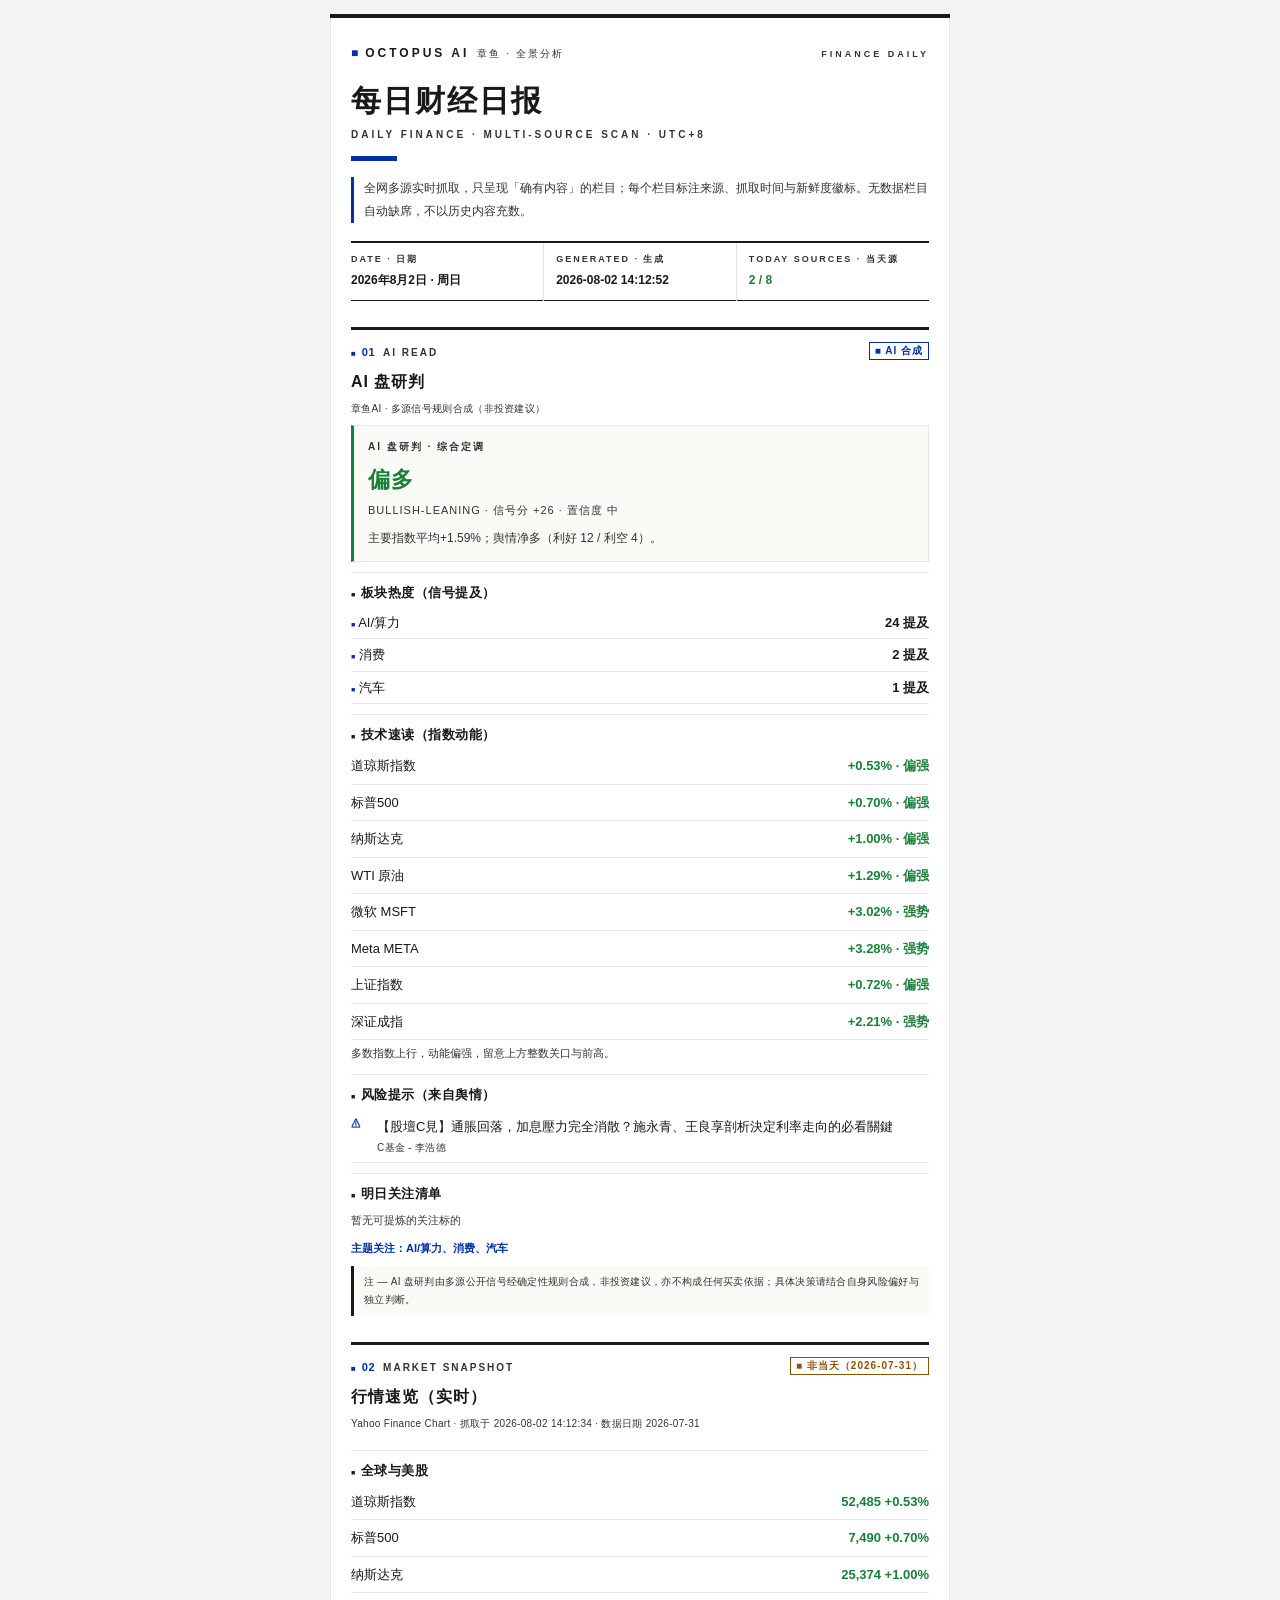
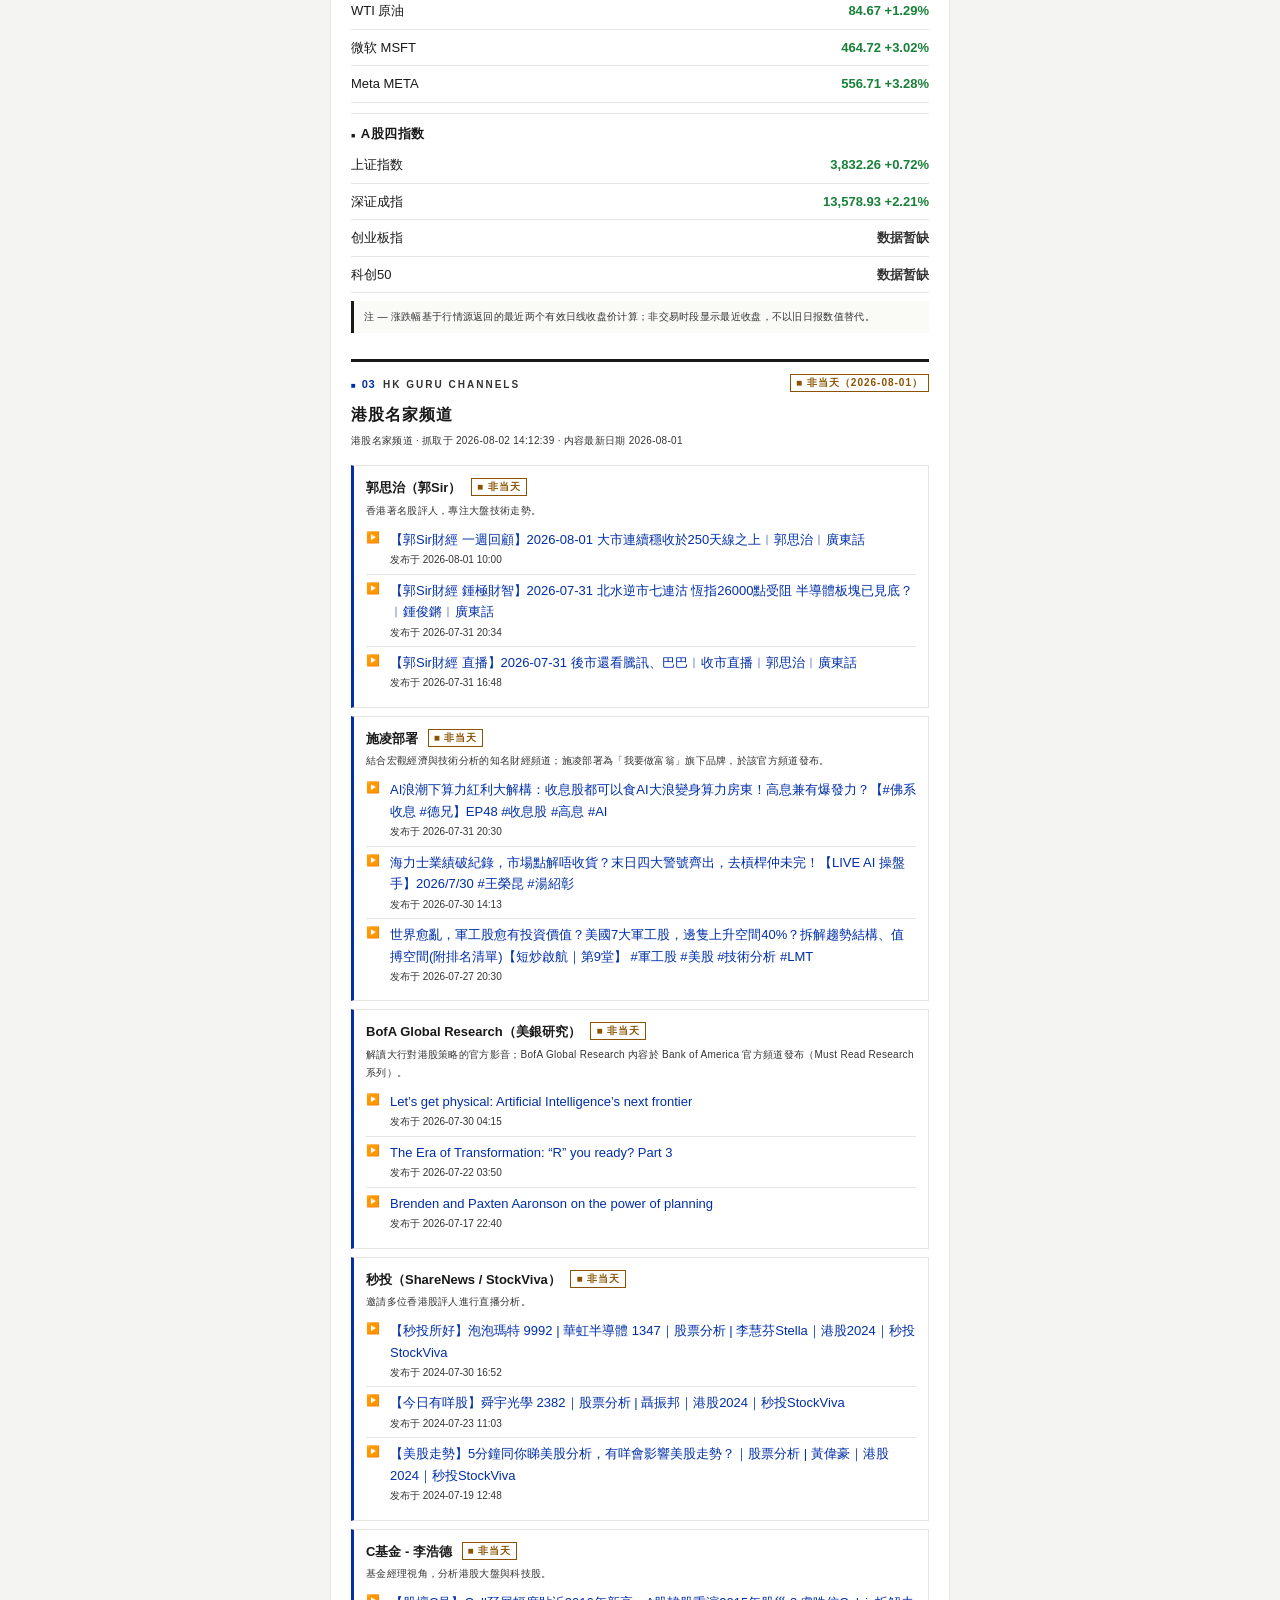
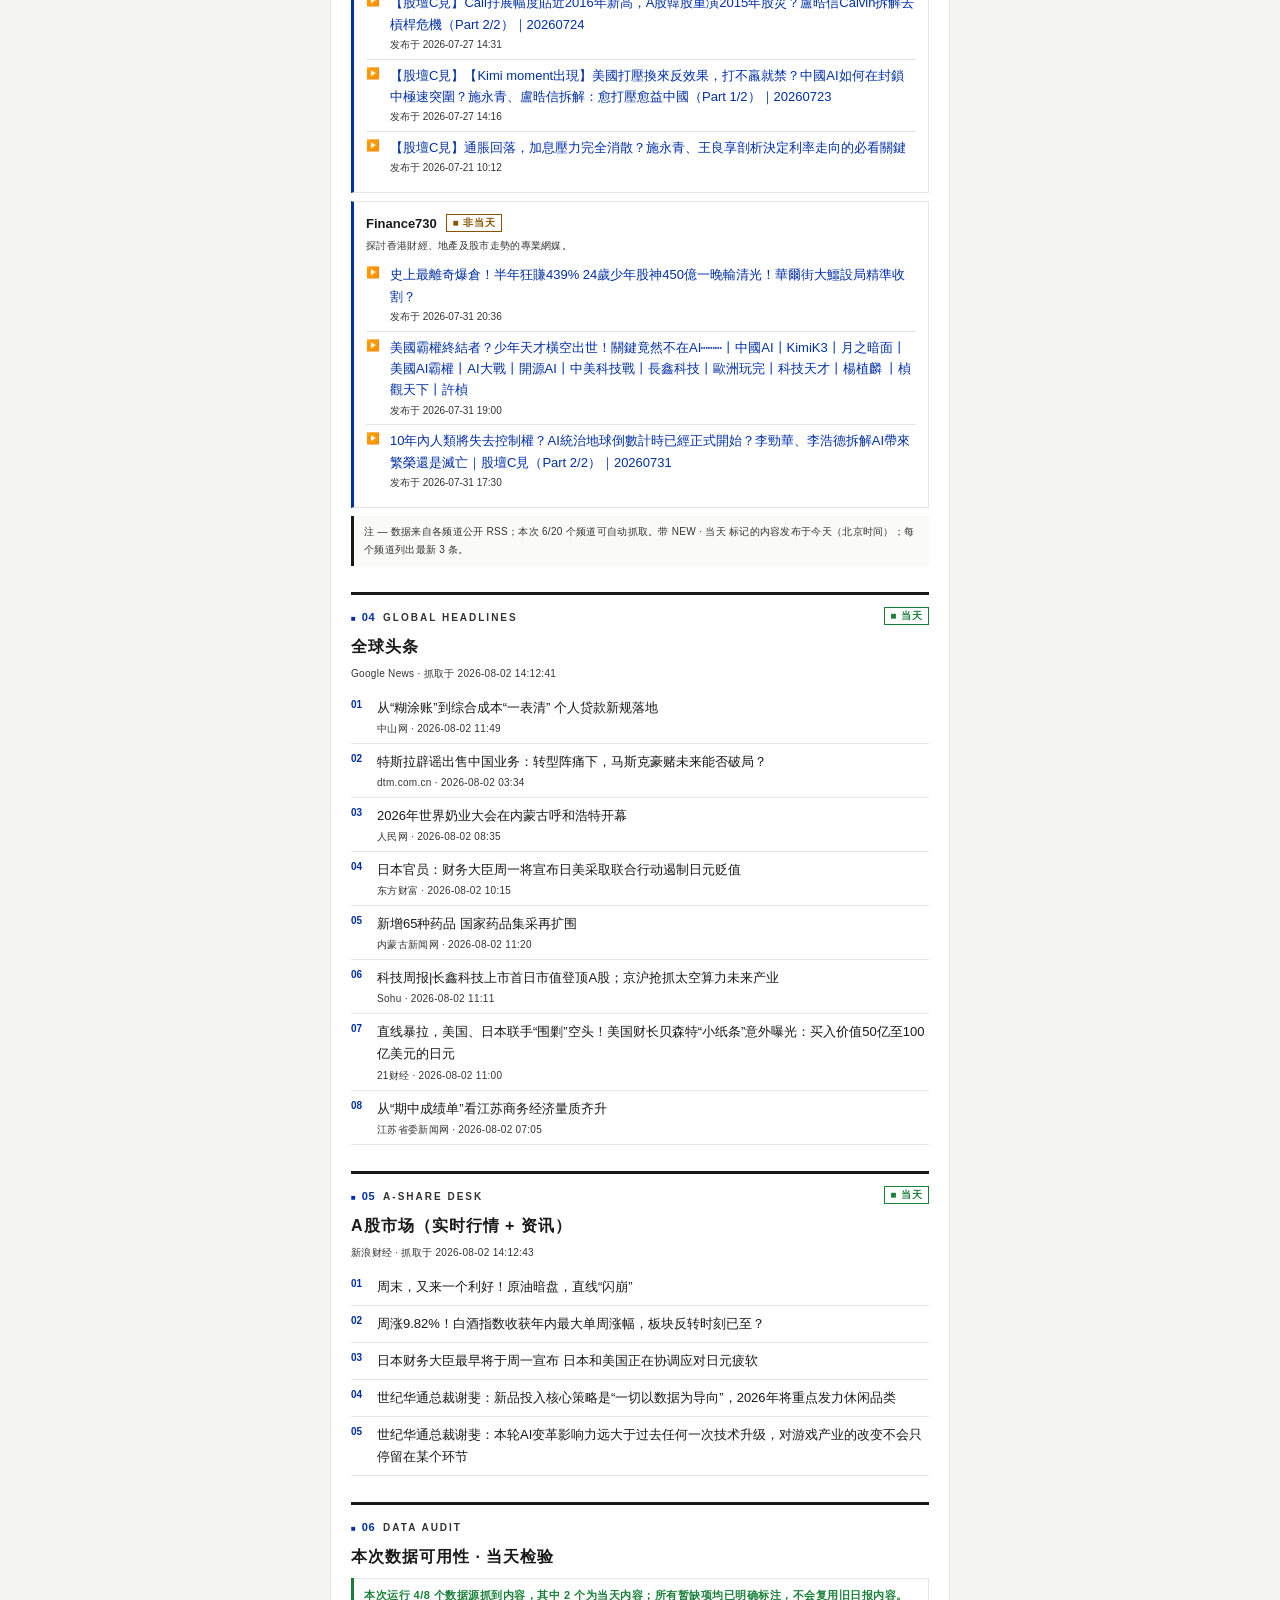
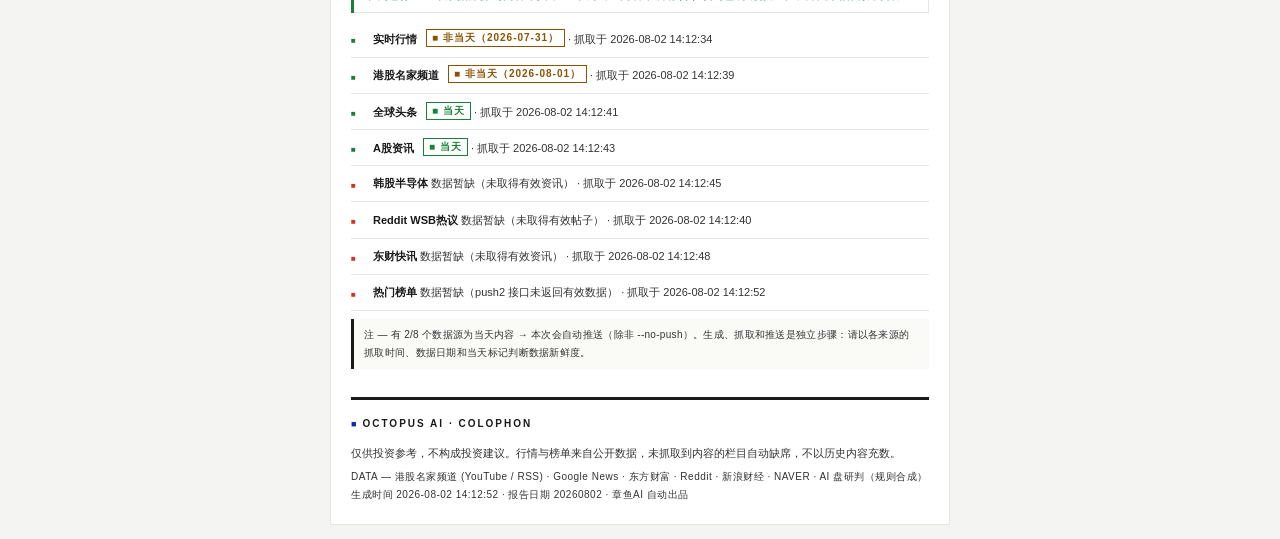
<file: output/daily_report_20260802.html>
<!DOCTYPE html>
<html lang="zh-CN">
<head>
<meta charset="UTF-8">
<meta name="viewport" content="width=device-width,initial-scale=1,maximum-scale=1,user-scalable=no">
<meta name="octopus-report-date" content="20260802">
<meta name="octopus-generated-at" content="2026-08-02 14:12:52">
<meta name="octopus-today-sources" content="2">
<meta name="octopus-total-sources" content="8">
<title>章鱼AI · 每日财经日报</title>
</head>
<body style="margin:0;padding:0;background:#F4F4F2;font-family:Helvetica Neue, Helvetica, -apple-system, Arial, PingFang SC, Hiragino Sans GB, Microsoft YaHei, sans-serif;color:#191919;font-size:14px;line-height:1.8;-webkit-text-size-adjust:100%;">

<table width="100%" cellpadding="0" cellspacing="0" style="border-collapse:collapse;max-width:640px;margin:0 auto;background:#F4F4F2;">
<tr><td style="padding:14px 10px;">

<!-- 纸面（Swiss sheet） -->
<table width="100%" cellpadding="0" cellspacing="0" style="border-collapse:collapse;background:#FFFFFF;border:1px solid #E5E5E1;border-top:4px solid #191919;">
<tr><td style="padding:22px 20px 20px;">

<!-- 刊头 masthead -->
<table width="100%" cellpadding="0" cellspacing="0" style="border-collapse:collapse;">
<tr>
<td valign="bottom"><span style="color:#002FA7;font-size:12px;line-height:1;">■</span><span style="font-size:12px;font-weight:800;color:#191919;letter-spacing:3px;padding-left:7px;">OCTOPUS AI</span><span style="font-size:10px;color:#333;letter-spacing:2px;padding-left:8px;">章鱼 · 全景分析</span></td>
<td align="right" valign="bottom"><span style="font-size:9px;font-weight:700;color:#333;letter-spacing:3px;">FINANCE DAILY</span></td>
</tr>
</table>

<div style="font-size:30px;font-weight:800;color:#191919;letter-spacing:2px;line-height:1.3;padding-top:16px;">每日财经日报</div>
<div style="font-size:10px;font-weight:700;color:#333;letter-spacing:3px;padding-top:6px;">DAILY FINANCE · MULTI-SOURCE SCAN · UTC+8</div>
<div style="border-bottom:5px solid #002FA7;width:46px;margin-top:12px;font-size:0;line-height:0;">&nbsp;</div>

<!-- 导语 standfirst -->
<div style="margin-top:16px;padding-left:10px;border-left:3px solid #002FA7;font-size:12px;color:#333;line-height:1.9;">
全网多源实时抓取，只呈现「确有内容」的栏目；每个栏目标注来源、抓取时间与新鲜度徽标。无数据栏目自动缺席，不以历史内容充数。</div>

<!-- 期号元信息栅格 -->
<table width="100%" cellpadding="0" cellspacing="0" style="border-collapse:collapse;border-top:2px solid #191919;border-bottom:1px solid #191919;margin-top:18px;">
<tr>
<td width="33%" valign="top" style="padding:8px 0;"><div style="padding-left:0;"><div style="font-size:9px;font-weight:700;color:#333;letter-spacing:2px;">DATE · 日期</div><div style="font-size:12px;font-weight:800;color:#191919;padding-top:3px;font-variant-numeric:tabular-nums;">2026年8月2日 · 周日</div></div></td>
<td width="33%" valign="top" style="padding:8px 0;border-left:1px solid #E5E5E1;"><div style="padding-left:12px;"><div style="font-size:9px;font-weight:700;color:#333;letter-spacing:2px;">GENERATED · 生成</div><div style="font-size:12px;font-weight:800;color:#191919;padding-top:3px;font-variant-numeric:tabular-nums;">2026-08-02 14:12:52</div></div></td>
<td width="33%" valign="top" style="padding:8px 0;border-left:1px solid #E5E5E1;"><div style="padding-left:12px;"><div style="font-size:9px;font-weight:700;color:#333;letter-spacing:2px;">TODAY SOURCES · 当天源</div><div style="font-size:12px;font-weight:800;color:#188038;padding-top:3px;font-variant-numeric:tabular-nums;">2 / 8</div></div></td>
</tr>
</table>


<div style="border-top:3px solid #191919;margin-top:26px;padding-top:9px;">
<table width="100%" cellpadding="0" cellspacing="0" style="border-collapse:collapse;">
<tr>
<td valign="bottom"><span style="color:#002FA7;font-size:8px;line-height:1;">■</span><span style="font-size:11px;font-weight:800;color:#002FA7;padding-left:6px;letter-spacing:.5px;">01</span><span style="font-size:10px;font-weight:700;color:#333;letter-spacing:2px;padding-left:8px;">AI READ</span></td>
<td align="right" valign="bottom"><span style="display:inline-block;border:1px solid #002FA7;color:#002FA7;background:#fff;padding:0 5px;margin-left:6px;font-size:10px;font-weight:700;letter-spacing:1px;line-height:16px;vertical-align:2px;">■&nbsp;AI 合成</span></td>
</tr>
</table>
<div style="font-size:16px;font-weight:800;color:#191919;letter-spacing:1px;padding-top:4px;">AI 盘研判</div>
<div style="font-size:10px;color:#333;letter-spacing:.3px;padding:4px 0 8px;line-height:1.6;">章鱼AI · 多源信号规则合成（非投资建议）</div>
<div style="border:1px solid #E5E5E1;border-left:3px solid #188038;background:#FAFAF7;padding:12px 14px;"><div style="font-size:10px;font-weight:700;color:#333;letter-spacing:2px;">AI 盘研判 · 综合定调</div><div style="font-size:22px;font-weight:800;color:#188038;letter-spacing:1px;padding:4px 0 2px;">偏多</div><div style="font-size:11px;color:#333;letter-spacing:1px;">BULLISH-LEANING · 信号分 +26 · 置信度 中</div><div style="font-size:12px;color:#333;line-height:1.85;padding-top:6px;">主要指数平均+1.59%；舆情净多（利好 12 / 利空 4）。</div></div><div style="border-top:1px solid #E5E5E1;margin-top:10px;padding:8px 0 2px;font-size:13px;font-weight:800;color:#191919;letter-spacing:.5px;"><span style="color:#191919;font-size:7px;line-height:1;">■</span><span style="padding-left:5px;">板块热度（信号提及）</span></div><table width="100%" cellpadding="0" cellspacing="0" style="border-collapse:collapse;"><tr><td style="padding:6px 0;border-bottom:1px solid #E5E5E1;font-size:13px;color:#191919;vertical-align:top;line-height:1.5;" width="46%"><span style="color:#002FA7;font-size:7px;line-height:1;">■</span> AI/算力</td><td style="padding:6px 0;border-bottom:1px solid #E5E5E1;font-size:13px;font-weight:700;color:#191919;text-align:right;line-height:1.5;font-variant-numeric:tabular-nums;" width="54%">24 提及</td></tr><tr><td style="padding:6px 0;border-bottom:1px solid #E5E5E1;font-size:13px;color:#191919;vertical-align:top;line-height:1.5;" width="46%"><span style="color:#002FA7;font-size:7px;line-height:1;">■</span> 消费</td><td style="padding:6px 0;border-bottom:1px solid #E5E5E1;font-size:13px;font-weight:700;color:#191919;text-align:right;line-height:1.5;font-variant-numeric:tabular-nums;" width="54%">2 提及</td></tr><tr><td style="padding:6px 0;border-bottom:1px solid #E5E5E1;font-size:13px;color:#191919;vertical-align:top;line-height:1.5;" width="46%"><span style="color:#002FA7;font-size:7px;line-height:1;">■</span> 汽车</td><td style="padding:6px 0;border-bottom:1px solid #E5E5E1;font-size:13px;font-weight:700;color:#191919;text-align:right;line-height:1.5;font-variant-numeric:tabular-nums;" width="54%">1 提及</td></tr></table><div style="border-top:1px solid #E5E5E1;margin-top:10px;padding:8px 0 2px;font-size:13px;font-weight:800;color:#191919;letter-spacing:.5px;"><span style="color:#191919;font-size:7px;line-height:1;">■</span><span style="padding-left:5px;">技术速读（指数动能）</span></div><table width="100%" cellpadding="0" cellspacing="0" style="border-collapse:collapse;"><tr><td style="padding:8px 0;border-bottom:1px solid #E5E5E1;font-size:13px;color:#191919;vertical-align:top;line-height:1.5;" width="46%">道琼斯指数</td><td style="padding:8px 0;border-bottom:1px solid #E5E5E1;font-size:13px;font-weight:700;color:#188038;text-align:right;line-height:1.5;font-variant-numeric:tabular-nums;" width="54%">+0.53% · 偏强</td></tr><tr><td style="padding:8px 0;border-bottom:1px solid #E5E5E1;font-size:13px;color:#191919;vertical-align:top;line-height:1.5;" width="46%">标普500</td><td style="padding:8px 0;border-bottom:1px solid #E5E5E1;font-size:13px;font-weight:700;color:#188038;text-align:right;line-height:1.5;font-variant-numeric:tabular-nums;" width="54%">+0.70% · 偏强</td></tr><tr><td style="padding:8px 0;border-bottom:1px solid #E5E5E1;font-size:13px;color:#191919;vertical-align:top;line-height:1.5;" width="46%">纳斯达克</td><td style="padding:8px 0;border-bottom:1px solid #E5E5E1;font-size:13px;font-weight:700;color:#188038;text-align:right;line-height:1.5;font-variant-numeric:tabular-nums;" width="54%">+1.00% · 偏强</td></tr><tr><td style="padding:8px 0;border-bottom:1px solid #E5E5E1;font-size:13px;color:#191919;vertical-align:top;line-height:1.5;" width="46%">WTI 原油</td><td style="padding:8px 0;border-bottom:1px solid #E5E5E1;font-size:13px;font-weight:700;color:#188038;text-align:right;line-height:1.5;font-variant-numeric:tabular-nums;" width="54%">+1.29% · 偏强</td></tr><tr><td style="padding:8px 0;border-bottom:1px solid #E5E5E1;font-size:13px;color:#191919;vertical-align:top;line-height:1.5;" width="46%">微软 MSFT</td><td style="padding:8px 0;border-bottom:1px solid #E5E5E1;font-size:13px;font-weight:700;color:#188038;text-align:right;line-height:1.5;font-variant-numeric:tabular-nums;" width="54%">+3.02% · 强势</td></tr><tr><td style="padding:8px 0;border-bottom:1px solid #E5E5E1;font-size:13px;color:#191919;vertical-align:top;line-height:1.5;" width="46%">Meta META</td><td style="padding:8px 0;border-bottom:1px solid #E5E5E1;font-size:13px;font-weight:700;color:#188038;text-align:right;line-height:1.5;font-variant-numeric:tabular-nums;" width="54%">+3.28% · 强势</td></tr><tr><td style="padding:8px 0;border-bottom:1px solid #E5E5E1;font-size:13px;color:#191919;vertical-align:top;line-height:1.5;" width="46%">上证指数</td><td style="padding:8px 0;border-bottom:1px solid #E5E5E1;font-size:13px;font-weight:700;color:#188038;text-align:right;line-height:1.5;font-variant-numeric:tabular-nums;" width="54%">+0.72% · 偏强</td></tr><tr><td style="padding:8px 0;border-bottom:1px solid #E5E5E1;font-size:13px;color:#191919;vertical-align:top;line-height:1.5;" width="46%">深证成指</td><td style="padding:8px 0;border-bottom:1px solid #E5E5E1;font-size:13px;font-weight:700;color:#188038;text-align:right;line-height:1.5;font-variant-numeric:tabular-nums;" width="54%">+2.21% · 强势</td></tr></table><div style="font-size:11px;color:#333;padding-top:4px;line-height:1.8;">多数指数上行，动能偏强，留意上方整数关口与前高。</div><div style="border-top:1px solid #E5E5E1;margin-top:10px;padding:8px 0 2px;font-size:13px;font-weight:800;color:#191919;letter-spacing:.5px;"><span style="color:#191919;font-size:7px;line-height:1;">■</span><span style="padding-left:5px;">风险提示（来自舆情）</span></div><table width="100%" cellpadding="0" cellspacing="0" style="border-collapse:collapse;"><tr><td width="26" valign="top" style="padding:7px 0;border-bottom:1px solid #E5E5E1;font-size:10px;font-weight:800;color:#002FA7;line-height:1.6;">⚠</td><td style="padding:7px 0;border-bottom:1px solid #E5E5E1;font-size:13px;color:#191919;line-height:1.7;">【股壇C見】通脹回落，加息壓力完全消散？施永青、王良享剖析決定利率走向的必看關鍵<div style="font-size:10px;color:#333;letter-spacing:.3px;padding-top:2px;line-height:1.5;">C基金 - 李浩德</div></td></tr></table><div style="border-top:1px solid #E5E5E1;margin-top:10px;padding:8px 0 2px;font-size:13px;font-weight:800;color:#191919;letter-spacing:.5px;"><span style="color:#191919;font-size:7px;line-height:1;">■</span><span style="padding-left:5px;">明日关注清单</span></div><div style="font-size:11px;color:#333;padding:4px 0;">暂无可提炼的关注标的</div><div style="font-size:11px;color:#002FA7;padding-top:4px;font-weight:700;line-height:1.7;">主题关注：AI/算力、消费、汽车</div><table width="100%" cellpadding="0" cellspacing="0" style="border-collapse:collapse;margin-top:8px;background:#FAFAF7;border-left:3px solid #191919;"><tr><td style="padding:7px 10px;font-size:10px;color:#333;line-height:1.8;letter-spacing:.3px;">注&nbsp;—&nbsp;AI 盘研判由多源公开信号经确定性规则合成，非投资建议，亦不构成任何买卖依据；具体决策请结合自身风险偏好与独立判断。</td></tr></table>
</div>
<div style="border-top:3px solid #191919;margin-top:26px;padding-top:9px;">
<table width="100%" cellpadding="0" cellspacing="0" style="border-collapse:collapse;">
<tr>
<td valign="bottom"><span style="color:#002FA7;font-size:8px;line-height:1;">■</span><span style="font-size:11px;font-weight:800;color:#002FA7;padding-left:6px;letter-spacing:.5px;">02</span><span style="font-size:10px;font-weight:700;color:#333;letter-spacing:2px;padding-left:8px;">MARKET SNAPSHOT</span></td>
<td align="right" valign="bottom"><span style="display:inline-block;border:1px solid #8a5300;color:#8a5300;background:#fff;padding:0 5px;margin-left:6px;font-size:10px;font-weight:700;letter-spacing:1px;line-height:16px;vertical-align:2px;">■&nbsp;非当天（2026-07-31）</span></td>
</tr>
</table>
<div style="font-size:16px;font-weight:800;color:#191919;letter-spacing:1px;padding-top:4px;">行情速览（实时）</div>
<div style="font-size:10px;color:#333;letter-spacing:.3px;padding:4px 0 8px;line-height:1.6;">Yahoo Finance Chart · 抓取于 2026-08-02 14:12:34 · 数据日期 2026-07-31</div>
<div style="border-top:1px solid #E5E5E1;margin-top:10px;padding:8px 0 2px;font-size:13px;font-weight:800;color:#191919;letter-spacing:.5px;"><span style="color:#191919;font-size:7px;line-height:1;">■</span><span style="padding-left:5px;">全球与美股</span></div><table width="100%" cellpadding="0" cellspacing="0" style="border-collapse:collapse;"><tr><td style="padding:8px 0;border-bottom:1px solid #E5E5E1;font-size:13px;color:#191919;vertical-align:top;line-height:1.5;" width="46%">道琼斯指数</td><td style="padding:8px 0;border-bottom:1px solid #E5E5E1;font-size:13px;font-weight:700;color:#188038;text-align:right;line-height:1.5;font-variant-numeric:tabular-nums;" width="54%"><span style="color:#188038;">52,485 +0.53%</span></td></tr><tr><td style="padding:8px 0;border-bottom:1px solid #E5E5E1;font-size:13px;color:#191919;vertical-align:top;line-height:1.5;" width="46%">标普500</td><td style="padding:8px 0;border-bottom:1px solid #E5E5E1;font-size:13px;font-weight:700;color:#188038;text-align:right;line-height:1.5;font-variant-numeric:tabular-nums;" width="54%"><span style="color:#188038;">7,490 +0.70%</span></td></tr><tr><td style="padding:8px 0;border-bottom:1px solid #E5E5E1;font-size:13px;color:#191919;vertical-align:top;line-height:1.5;" width="46%">纳斯达克</td><td style="padding:8px 0;border-bottom:1px solid #E5E5E1;font-size:13px;font-weight:700;color:#188038;text-align:right;line-height:1.5;font-variant-numeric:tabular-nums;" width="54%"><span style="color:#188038;">25,374 +1.00%</span></td></tr><tr><td style="padding:8px 0;border-bottom:1px solid #E5E5E1;font-size:13px;color:#191919;vertical-align:top;line-height:1.5;" width="46%">WTI 原油</td><td style="padding:8px 0;border-bottom:1px solid #E5E5E1;font-size:13px;font-weight:700;color:#188038;text-align:right;line-height:1.5;font-variant-numeric:tabular-nums;" width="54%"><span style="color:#188038;">84.67 +1.29%</span></td></tr><tr><td style="padding:8px 0;border-bottom:1px solid #E5E5E1;font-size:13px;color:#191919;vertical-align:top;line-height:1.5;" width="46%">微软 MSFT</td><td style="padding:8px 0;border-bottom:1px solid #E5E5E1;font-size:13px;font-weight:700;color:#188038;text-align:right;line-height:1.5;font-variant-numeric:tabular-nums;" width="54%"><span style="color:#188038;">464.72 +3.02%</span></td></tr><tr><td style="padding:8px 0;border-bottom:1px solid #E5E5E1;font-size:13px;color:#191919;vertical-align:top;line-height:1.5;" width="46%">Meta META</td><td style="padding:8px 0;border-bottom:1px solid #E5E5E1;font-size:13px;font-weight:700;color:#188038;text-align:right;line-height:1.5;font-variant-numeric:tabular-nums;" width="54%"><span style="color:#188038;">556.71 +3.28%</span></td></tr></table><div style="border-top:1px solid #E5E5E1;margin-top:10px;padding:8px 0 2px;font-size:13px;font-weight:800;color:#191919;letter-spacing:.5px;"><span style="color:#191919;font-size:7px;line-height:1;">■</span><span style="padding-left:5px;">A股四指数</span></div><table width="100%" cellpadding="0" cellspacing="0" style="border-collapse:collapse;"><tr><td style="padding:8px 0;border-bottom:1px solid #E5E5E1;font-size:13px;color:#191919;vertical-align:top;line-height:1.5;" width="46%">上证指数</td><td style="padding:8px 0;border-bottom:1px solid #E5E5E1;font-size:13px;font-weight:700;color:#188038;text-align:right;line-height:1.5;font-variant-numeric:tabular-nums;" width="54%"><span style="color:#188038;">3,832.26 +0.72%</span></td></tr><tr><td style="padding:8px 0;border-bottom:1px solid #E5E5E1;font-size:13px;color:#191919;vertical-align:top;line-height:1.5;" width="46%">深证成指</td><td style="padding:8px 0;border-bottom:1px solid #E5E5E1;font-size:13px;font-weight:700;color:#188038;text-align:right;line-height:1.5;font-variant-numeric:tabular-nums;" width="54%"><span style="color:#188038;">13,578.93 +2.21%</span></td></tr><tr><td style="padding:8px 0;border-bottom:1px solid #E5E5E1;font-size:13px;color:#191919;vertical-align:top;line-height:1.5;" width="46%">创业板指</td><td style="padding:8px 0;border-bottom:1px solid #E5E5E1;font-size:13px;font-weight:700;color:#333;text-align:right;line-height:1.5;font-variant-numeric:tabular-nums;" width="54%"><span style="color:#333;">数据暂缺</span></td></tr><tr><td style="padding:8px 0;border-bottom:1px solid #E5E5E1;font-size:13px;color:#191919;vertical-align:top;line-height:1.5;" width="46%">科创50</td><td style="padding:8px 0;border-bottom:1px solid #E5E5E1;font-size:13px;font-weight:700;color:#333;text-align:right;line-height:1.5;font-variant-numeric:tabular-nums;" width="54%"><span style="color:#333;">数据暂缺</span></td></tr></table><table width="100%" cellpadding="0" cellspacing="0" style="border-collapse:collapse;margin-top:8px;background:#FAFAF7;border-left:3px solid #191919;"><tr><td style="padding:7px 10px;font-size:10px;color:#333;line-height:1.8;letter-spacing:.3px;">注&nbsp;—&nbsp;涨跌幅基于行情源返回的最近两个有效日线收盘价计算；非交易时段显示最近收盘，不以旧日报数值替代。</td></tr></table>
</div>
<div style="border-top:3px solid #191919;margin-top:26px;padding-top:9px;">
<table width="100%" cellpadding="0" cellspacing="0" style="border-collapse:collapse;">
<tr>
<td valign="bottom"><span style="color:#002FA7;font-size:8px;line-height:1;">■</span><span style="font-size:11px;font-weight:800;color:#002FA7;padding-left:6px;letter-spacing:.5px;">03</span><span style="font-size:10px;font-weight:700;color:#333;letter-spacing:2px;padding-left:8px;">HK GURU CHANNELS</span></td>
<td align="right" valign="bottom"><span style="display:inline-block;border:1px solid #8a5300;color:#8a5300;background:#fff;padding:0 5px;margin-left:6px;font-size:10px;font-weight:700;letter-spacing:1px;line-height:16px;vertical-align:2px;">■&nbsp;非当天（2026-08-01）</span></td>
</tr>
</table>
<div style="font-size:16px;font-weight:800;color:#191919;letter-spacing:1px;padding-top:4px;">港股名家频道</div>
<div style="font-size:10px;color:#333;letter-spacing:.3px;padding:4px 0 8px;line-height:1.6;">港股名家频道 · 抓取于 2026-08-02 14:12:39 · 内容最新日期 2026-08-01</div>
<div style="margin:8px 0;border:1px solid #E5E5E1;border-left:3px solid #002FA7;padding:10px 12px;">
<div style="font-size:13px;font-weight:800;color:#191919;">
<a href="https://www.youtube.com/@KwokSirFinance" style="color:#191919;text-decoration:none;">郭思治（郭Sir）</a> <span style="display:inline-block;border:1px solid #8a5300;color:#8a5300;background:#fff;padding:0 5px;margin-left:6px;font-size:10px;font-weight:700;letter-spacing:1px;line-height:16px;vertical-align:2px;">■&nbsp;非当天</span>
</div>
<div style="font-size:10px;color:#333;padding:2px 0 4px;letter-spacing:.3px;">香港著名股評人，專注大盤技術走勢。</div>
<table width="100%" cellpadding="0" cellspacing="0" style="border-collapse:collapse;"><tr><td width="24" valign="top" style="padding:5px 0;border-bottom:1px solid #E5E5E1;font-size:11px;line-height:1.6;">▶️</td><td style="padding:5px 0;border-bottom:1px solid #E5E5E1;font-size:13px;color:#191919;line-height:1.65;"><a href="https://www.youtube.com/watch?v=bNmXnjLMfVk" style="color:#002FA7;text-decoration:none;">【郭Sir財經 一週回顧】2026-08-01 大市連續穩收於250天線之上︱郭思治︱廣東話</a><div style="font-size:10px;color:#333;padding-top:2px;">发布于 2026-08-01 10:00</div></td></tr></table><table width="100%" cellpadding="0" cellspacing="0" style="border-collapse:collapse;"><tr><td width="24" valign="top" style="padding:5px 0;border-bottom:1px solid #E5E5E1;font-size:11px;line-height:1.6;">▶️</td><td style="padding:5px 0;border-bottom:1px solid #E5E5E1;font-size:13px;color:#191919;line-height:1.65;"><a href="https://www.youtube.com/watch?v=8-Az-g6EZxw" style="color:#002FA7;text-decoration:none;">【郭Sir財經 鍾極財智】2026-07-31 北水逆市七連沽 恆指26000點受阻 半導體板塊已見底？︱鍾俊鏘︱廣東話</a><div style="font-size:10px;color:#333;padding-top:2px;">发布于 2026-07-31 20:34</div></td></tr></table><table width="100%" cellpadding="0" cellspacing="0" style="border-collapse:collapse;"><tr><td width="24" valign="top" style="padding:5px 0;font-size:11px;line-height:1.6;">▶️</td><td style="padding:5px 0;font-size:13px;color:#191919;line-height:1.65;"><a href="https://www.youtube.com/watch?v=8cXetepE1ng" style="color:#002FA7;text-decoration:none;">【郭Sir財經 直播】2026-07-31 後市還看騰訊、巴巴︱收市直播︱郭思治︱廣東話</a><div style="font-size:10px;color:#333;padding-top:2px;">发布于 2026-07-31 16:48</div></td></tr></table>
</div><div style="margin:8px 0;border:1px solid #E5E5E1;border-left:3px solid #002FA7;padding:10px 12px;">
<div style="font-size:13px;font-weight:800;color:#191919;">
<a href="https://www.youtube.com/@Money-Tab" style="color:#191919;text-decoration:none;">施凌部署</a> <span style="display:inline-block;border:1px solid #8a5300;color:#8a5300;background:#fff;padding:0 5px;margin-left:6px;font-size:10px;font-weight:700;letter-spacing:1px;line-height:16px;vertical-align:2px;">■&nbsp;非当天</span>
</div>
<div style="font-size:10px;color:#333;padding:2px 0 4px;letter-spacing:.3px;">結合宏觀經濟與技術分析的知名財經頻道；施凌部署為「我要做富翁」旗下品牌，於該官方頻道發布。</div>
<table width="100%" cellpadding="0" cellspacing="0" style="border-collapse:collapse;"><tr><td width="24" valign="top" style="padding:5px 0;border-bottom:1px solid #E5E5E1;font-size:11px;line-height:1.6;">▶️</td><td style="padding:5px 0;border-bottom:1px solid #E5E5E1;font-size:13px;color:#191919;line-height:1.65;"><a href="https://www.youtube.com/watch?v=ECNPLpBrahM" style="color:#002FA7;text-decoration:none;">AI浪潮下算力紅利大解構：收息股都可以食AI大浪變身算力房東！高息兼有爆發力？【#佛系收息 #德兄】EP48 #收息股 #高息 #AI</a><div style="font-size:10px;color:#333;padding-top:2px;">发布于 2026-07-31 20:30</div></td></tr></table><table width="100%" cellpadding="0" cellspacing="0" style="border-collapse:collapse;"><tr><td width="24" valign="top" style="padding:5px 0;border-bottom:1px solid #E5E5E1;font-size:11px;line-height:1.6;">▶️</td><td style="padding:5px 0;border-bottom:1px solid #E5E5E1;font-size:13px;color:#191919;line-height:1.65;"><a href="https://www.youtube.com/watch?v=uoX9fCKr7yk" style="color:#002FA7;text-decoration:none;">海力士業績破紀錄，市場點解唔收貨？末日四大警號齊出，去槓桿仲未完！【LIVE AI 操盤手】2026/7/30 #王榮昆 #湯紹彰</a><div style="font-size:10px;color:#333;padding-top:2px;">发布于 2026-07-30 14:13</div></td></tr></table><table width="100%" cellpadding="0" cellspacing="0" style="border-collapse:collapse;"><tr><td width="24" valign="top" style="padding:5px 0;font-size:11px;line-height:1.6;">▶️</td><td style="padding:5px 0;font-size:13px;color:#191919;line-height:1.65;"><a href="https://www.youtube.com/watch?v=2399PMqDIHE" style="color:#002FA7;text-decoration:none;">世界愈亂，軍工股愈有投資價值？美國7大軍工股，邊隻上升空間40%？拆解趨勢結構、值搏空間(附排名清單)【短炒啟航｜第9堂】 #軍工股 #美股 #技術分析 #LMT</a><div style="font-size:10px;color:#333;padding-top:2px;">发布于 2026-07-27 20:30</div></td></tr></table>
</div><div style="margin:8px 0;border:1px solid #E5E5E1;border-left:3px solid #002FA7;padding:10px 12px;">
<div style="font-size:13px;font-weight:800;color:#191919;">
<a href="https://www.youtube.com/@BankofAmerica" style="color:#191919;text-decoration:none;">BofA Global Research（美銀研究）</a> <span style="display:inline-block;border:1px solid #8a5300;color:#8a5300;background:#fff;padding:0 5px;margin-left:6px;font-size:10px;font-weight:700;letter-spacing:1px;line-height:16px;vertical-align:2px;">■&nbsp;非当天</span>
</div>
<div style="font-size:10px;color:#333;padding:2px 0 4px;letter-spacing:.3px;">解讀大行對港股策略的官方影音；BofA Global Research 內容於 Bank of America 官方頻道發布（Must Read Research 系列）。</div>
<table width="100%" cellpadding="0" cellspacing="0" style="border-collapse:collapse;"><tr><td width="24" valign="top" style="padding:5px 0;border-bottom:1px solid #E5E5E1;font-size:11px;line-height:1.6;">▶️</td><td style="padding:5px 0;border-bottom:1px solid #E5E5E1;font-size:13px;color:#191919;line-height:1.65;"><a href="https://www.youtube.com/watch?v=nU6Uy-kJJkg" style="color:#002FA7;text-decoration:none;">Let’s get physical: Artificial Intelligence’s next frontier</a><div style="font-size:10px;color:#333;padding-top:2px;">发布于 2026-07-30 04:15</div></td></tr></table><table width="100%" cellpadding="0" cellspacing="0" style="border-collapse:collapse;"><tr><td width="24" valign="top" style="padding:5px 0;border-bottom:1px solid #E5E5E1;font-size:11px;line-height:1.6;">▶️</td><td style="padding:5px 0;border-bottom:1px solid #E5E5E1;font-size:13px;color:#191919;line-height:1.65;"><a href="https://www.youtube.com/watch?v=rtoDm7k5Mwk" style="color:#002FA7;text-decoration:none;">The Era of Transformation: “R” you ready? Part 3</a><div style="font-size:10px;color:#333;padding-top:2px;">发布于 2026-07-22 03:50</div></td></tr></table><table width="100%" cellpadding="0" cellspacing="0" style="border-collapse:collapse;"><tr><td width="24" valign="top" style="padding:5px 0;font-size:11px;line-height:1.6;">▶️</td><td style="padding:5px 0;font-size:13px;color:#191919;line-height:1.65;"><a href="https://www.youtube.com/watch?v=ZxSMl52ka3E" style="color:#002FA7;text-decoration:none;">Brenden and Paxten Aaronson on the power of planning</a><div style="font-size:10px;color:#333;padding-top:2px;">发布于 2026-07-17 22:40</div></td></tr></table>
</div><div style="margin:8px 0;border:1px solid #E5E5E1;border-left:3px solid #002FA7;padding:10px 12px;">
<div style="font-size:13px;font-weight:800;color:#191919;">
<a href="https://www.youtube.com/@StockViva" style="color:#191919;text-decoration:none;">秒投（ShareNews / StockViva）</a> <span style="display:inline-block;border:1px solid #8a5300;color:#8a5300;background:#fff;padding:0 5px;margin-left:6px;font-size:10px;font-weight:700;letter-spacing:1px;line-height:16px;vertical-align:2px;">■&nbsp;非当天</span>
</div>
<div style="font-size:10px;color:#333;padding:2px 0 4px;letter-spacing:.3px;">邀請多位香港股評人進行直播分析。</div>
<table width="100%" cellpadding="0" cellspacing="0" style="border-collapse:collapse;"><tr><td width="24" valign="top" style="padding:5px 0;border-bottom:1px solid #E5E5E1;font-size:11px;line-height:1.6;">▶️</td><td style="padding:5px 0;border-bottom:1px solid #E5E5E1;font-size:13px;color:#191919;line-height:1.65;"><a href="https://www.youtube.com/watch?v=fNRKN3J5N9s" style="color:#002FA7;text-decoration:none;">【秒投所好】泡泡瑪特 9992 | 華虹半導體 1347｜股票分析 | 李慧芬Stella｜港股2024｜秒投StockViva</a><div style="font-size:10px;color:#333;padding-top:2px;">发布于 2024-07-30 16:52</div></td></tr></table><table width="100%" cellpadding="0" cellspacing="0" style="border-collapse:collapse;"><tr><td width="24" valign="top" style="padding:5px 0;border-bottom:1px solid #E5E5E1;font-size:11px;line-height:1.6;">▶️</td><td style="padding:5px 0;border-bottom:1px solid #E5E5E1;font-size:13px;color:#191919;line-height:1.65;"><a href="https://www.youtube.com/watch?v=t5JAdZBk9ds" style="color:#002FA7;text-decoration:none;">【今日有咩股】舜宇光學 2382｜股票分析 | 聶振邦｜港股2024｜秒投StockViva</a><div style="font-size:10px;color:#333;padding-top:2px;">发布于 2024-07-23 11:03</div></td></tr></table><table width="100%" cellpadding="0" cellspacing="0" style="border-collapse:collapse;"><tr><td width="24" valign="top" style="padding:5px 0;font-size:11px;line-height:1.6;">▶️</td><td style="padding:5px 0;font-size:13px;color:#191919;line-height:1.65;"><a href="https://www.youtube.com/watch?v=obux3gxyYHQ" style="color:#002FA7;text-decoration:none;">【美股走勢】5分鐘同你睇美股分析，有咩會影響美股走勢？｜股票分析 | 黃偉豪｜港股2024｜秒投StockViva</a><div style="font-size:10px;color:#333;padding-top:2px;">发布于 2024-07-19 12:48</div></td></tr></table>
</div><div style="margin:8px 0;border:1px solid #E5E5E1;border-left:3px solid #002FA7;padding:10px 12px;">
<div style="font-size:13px;font-weight:800;color:#191919;">
<a href="https://www.youtube.com/@CFund_Channel" style="color:#191919;text-decoration:none;">C基金 - 李浩德</a> <span style="display:inline-block;border:1px solid #8a5300;color:#8a5300;background:#fff;padding:0 5px;margin-left:6px;font-size:10px;font-weight:700;letter-spacing:1px;line-height:16px;vertical-align:2px;">■&nbsp;非当天</span>
</div>
<div style="font-size:10px;color:#333;padding:2px 0 4px;letter-spacing:.3px;">基金經理視角，分析港股大盤與科技股。</div>
<table width="100%" cellpadding="0" cellspacing="0" style="border-collapse:collapse;"><tr><td width="24" valign="top" style="padding:5px 0;border-bottom:1px solid #E5E5E1;font-size:11px;line-height:1.6;">▶️</td><td style="padding:5px 0;border-bottom:1px solid #E5E5E1;font-size:13px;color:#191919;line-height:1.65;"><a href="https://www.youtube.com/watch?v=HjY1oLBorr4" style="color:#002FA7;text-decoration:none;">【股壇C見】Call孖展幅度貼近2016年新高，A股韓股重演2015年股災？盧晧信Calvin拆解去槓桿危機（Part 2/2）｜20260724</a><div style="font-size:10px;color:#333;padding-top:2px;">发布于 2026-07-27 14:31</div></td></tr></table><table width="100%" cellpadding="0" cellspacing="0" style="border-collapse:collapse;"><tr><td width="24" valign="top" style="padding:5px 0;border-bottom:1px solid #E5E5E1;font-size:11px;line-height:1.6;">▶️</td><td style="padding:5px 0;border-bottom:1px solid #E5E5E1;font-size:13px;color:#191919;line-height:1.65;"><a href="https://www.youtube.com/watch?v=vv4D9S5bhlk" style="color:#002FA7;text-decoration:none;">【股壇C見】【Kimi moment出現】美國打壓換來反效果，打不羸就禁？中國AI如何在封鎖中極速突圍？施永青、盧晧信拆解：愈打壓愈益中國（Part 1/2）｜20260723</a><div style="font-size:10px;color:#333;padding-top:2px;">发布于 2026-07-27 14:16</div></td></tr></table><table width="100%" cellpadding="0" cellspacing="0" style="border-collapse:collapse;"><tr><td width="24" valign="top" style="padding:5px 0;font-size:11px;line-height:1.6;">▶️</td><td style="padding:5px 0;font-size:13px;color:#191919;line-height:1.65;"><a href="https://www.youtube.com/watch?v=g-tDG1jn2kw" style="color:#002FA7;text-decoration:none;">【股壇C見】通脹回落，加息壓力完全消散？施永青、王良享剖析決定利率走向的必看關鍵</a><div style="font-size:10px;color:#333;padding-top:2px;">发布于 2026-07-21 10:12</div></td></tr></table>
</div><div style="margin:8px 0;border:1px solid #E5E5E1;border-left:3px solid #002FA7;padding:10px 12px;">
<div style="font-size:13px;font-weight:800;color:#191919;">
<a href="https://www.youtube.com/@Finance730hk" style="color:#191919;text-decoration:none;">Finance730</a> <span style="display:inline-block;border:1px solid #8a5300;color:#8a5300;background:#fff;padding:0 5px;margin-left:6px;font-size:10px;font-weight:700;letter-spacing:1px;line-height:16px;vertical-align:2px;">■&nbsp;非当天</span>
</div>
<div style="font-size:10px;color:#333;padding:2px 0 4px;letter-spacing:.3px;">探討香港財經、地產及股市走勢的專業網媒。</div>
<table width="100%" cellpadding="0" cellspacing="0" style="border-collapse:collapse;"><tr><td width="24" valign="top" style="padding:5px 0;border-bottom:1px solid #E5E5E1;font-size:11px;line-height:1.6;">▶️</td><td style="padding:5px 0;border-bottom:1px solid #E5E5E1;font-size:13px;color:#191919;line-height:1.65;"><a href="https://www.youtube.com/watch?v=wVHx1QxD32s" style="color:#002FA7;text-decoration:none;">史上最離奇爆倉！半年狂賺439% 24歲少年股神450億一晚輸清光！華爾街大鱷設局精準收割？</a><div style="font-size:10px;color:#333;padding-top:2px;">发布于 2026-07-31 20:36</div></td></tr></table><table width="100%" cellpadding="0" cellspacing="0" style="border-collapse:collapse;"><tr><td width="24" valign="top" style="padding:5px 0;border-bottom:1px solid #E5E5E1;font-size:11px;line-height:1.6;">▶️</td><td style="padding:5px 0;border-bottom:1px solid #E5E5E1;font-size:13px;color:#191919;line-height:1.65;"><a href="https://www.youtube.com/watch?v=Fu5KjO6Cs9A" style="color:#002FA7;text-decoration:none;">美國霸權終結者？少年天才橫空出世！關鍵竟然不在AI⋯⋯⋯丨中國AI丨KimiK3丨月之暗面丨美國AI霸權丨AI大戰丨開源AI丨中美科技戰丨長鑫科技丨歐洲玩完丨科技天才丨楊植麟 丨楨觀天下丨許楨</a><div style="font-size:10px;color:#333;padding-top:2px;">发布于 2026-07-31 19:00</div></td></tr></table><table width="100%" cellpadding="0" cellspacing="0" style="border-collapse:collapse;"><tr><td width="24" valign="top" style="padding:5px 0;font-size:11px;line-height:1.6;">▶️</td><td style="padding:5px 0;font-size:13px;color:#191919;line-height:1.65;"><a href="https://www.youtube.com/watch?v=BCYAXpQU3zs" style="color:#002FA7;text-decoration:none;">10年內人類將失去控制權？AI統治地球倒數計時已經正式開始？李勁華、李浩德拆解AI帶來繁榮還是滅亡｜股壇C見（Part 2/2）｜20260731</a><div style="font-size:10px;color:#333;padding-top:2px;">发布于 2026-07-31 17:30</div></td></tr></table>
</div><table width="100%" cellpadding="0" cellspacing="0" style="border-collapse:collapse;margin-top:8px;background:#FAFAF7;border-left:3px solid #191919;"><tr><td style="padding:7px 10px;font-size:10px;color:#333;line-height:1.8;letter-spacing:.3px;">注&nbsp;—&nbsp;数据来自各频道公开 RSS；本次 6/20 个频道可自动抓取。带 NEW · 当天 标记的内容发布于今天（北京时间）；每个频道列出最新 3 条。</td></tr></table>
</div>
<div style="border-top:3px solid #191919;margin-top:26px;padding-top:9px;">
<table width="100%" cellpadding="0" cellspacing="0" style="border-collapse:collapse;">
<tr>
<td valign="bottom"><span style="color:#002FA7;font-size:8px;line-height:1;">■</span><span style="font-size:11px;font-weight:800;color:#002FA7;padding-left:6px;letter-spacing:.5px;">04</span><span style="font-size:10px;font-weight:700;color:#333;letter-spacing:2px;padding-left:8px;">GLOBAL HEADLINES</span></td>
<td align="right" valign="bottom"><span style="display:inline-block;border:1px solid #188038;color:#188038;background:#fff;padding:0 5px;margin-left:6px;font-size:10px;font-weight:700;letter-spacing:1px;line-height:16px;vertical-align:2px;">■&nbsp;当天</span></td>
</tr>
</table>
<div style="font-size:16px;font-weight:800;color:#191919;letter-spacing:1px;padding-top:4px;">全球头条</div>
<div style="font-size:10px;color:#333;letter-spacing:.3px;padding:4px 0 8px;line-height:1.6;">Google News · 抓取于 2026-08-02 14:12:41</div>
<table width="100%" cellpadding="0" cellspacing="0" style="border-collapse:collapse;"><tr><td width="26" valign="top" style="padding:7px 0;border-bottom:1px solid #E5E5E1;font-size:10px;font-weight:800;color:#002FA7;line-height:1.6;">01</td><td style="padding:7px 0;border-bottom:1px solid #E5E5E1;font-size:13px;color:#191919;line-height:1.7;">从“糊涂账”到综合成本“一表清” 个人贷款新规落地<div style="font-size:10px;color:#333;letter-spacing:.3px;padding-top:2px;line-height:1.5;">中山网 · 2026-08-02 11:49</div></td></tr></table><table width="100%" cellpadding="0" cellspacing="0" style="border-collapse:collapse;"><tr><td width="26" valign="top" style="padding:7px 0;border-bottom:1px solid #E5E5E1;font-size:10px;font-weight:800;color:#002FA7;line-height:1.6;">02</td><td style="padding:7px 0;border-bottom:1px solid #E5E5E1;font-size:13px;color:#191919;line-height:1.7;">特斯拉辟谣出售中国业务：转型阵痛下，马斯克豪赌未来能否破局？<div style="font-size:10px;color:#333;letter-spacing:.3px;padding-top:2px;line-height:1.5;">dtm.com.cn · 2026-08-02 03:34</div></td></tr></table><table width="100%" cellpadding="0" cellspacing="0" style="border-collapse:collapse;"><tr><td width="26" valign="top" style="padding:7px 0;border-bottom:1px solid #E5E5E1;font-size:10px;font-weight:800;color:#002FA7;line-height:1.6;">03</td><td style="padding:7px 0;border-bottom:1px solid #E5E5E1;font-size:13px;color:#191919;line-height:1.7;">2026年世界奶业大会在内蒙古呼和浩特开幕<div style="font-size:10px;color:#333;letter-spacing:.3px;padding-top:2px;line-height:1.5;">人民网 · 2026-08-02 08:35</div></td></tr></table><table width="100%" cellpadding="0" cellspacing="0" style="border-collapse:collapse;"><tr><td width="26" valign="top" style="padding:7px 0;border-bottom:1px solid #E5E5E1;font-size:10px;font-weight:800;color:#002FA7;line-height:1.6;">04</td><td style="padding:7px 0;border-bottom:1px solid #E5E5E1;font-size:13px;color:#191919;line-height:1.7;">日本官员：财务大臣周一将宣布日美采取联合行动遏制日元贬值<div style="font-size:10px;color:#333;letter-spacing:.3px;padding-top:2px;line-height:1.5;">东方财富 · 2026-08-02 10:15</div></td></tr></table><table width="100%" cellpadding="0" cellspacing="0" style="border-collapse:collapse;"><tr><td width="26" valign="top" style="padding:7px 0;border-bottom:1px solid #E5E5E1;font-size:10px;font-weight:800;color:#002FA7;line-height:1.6;">05</td><td style="padding:7px 0;border-bottom:1px solid #E5E5E1;font-size:13px;color:#191919;line-height:1.7;">新增65种药品 国家药品集采再扩围<div style="font-size:10px;color:#333;letter-spacing:.3px;padding-top:2px;line-height:1.5;">内蒙古新闻网 · 2026-08-02 11:20</div></td></tr></table><table width="100%" cellpadding="0" cellspacing="0" style="border-collapse:collapse;"><tr><td width="26" valign="top" style="padding:7px 0;border-bottom:1px solid #E5E5E1;font-size:10px;font-weight:800;color:#002FA7;line-height:1.6;">06</td><td style="padding:7px 0;border-bottom:1px solid #E5E5E1;font-size:13px;color:#191919;line-height:1.7;">科技周报|长鑫科技上市首日市值登顶A股；京沪抢抓太空算力未来产业<div style="font-size:10px;color:#333;letter-spacing:.3px;padding-top:2px;line-height:1.5;">Sohu · 2026-08-02 11:11</div></td></tr></table><table width="100%" cellpadding="0" cellspacing="0" style="border-collapse:collapse;"><tr><td width="26" valign="top" style="padding:7px 0;border-bottom:1px solid #E5E5E1;font-size:10px;font-weight:800;color:#002FA7;line-height:1.6;">07</td><td style="padding:7px 0;border-bottom:1px solid #E5E5E1;font-size:13px;color:#191919;line-height:1.7;">直线暴拉，美国、日本联手“围剿”空头！美国财长贝森特“小纸条”意外曝光：买入价值50亿至100亿美元的日元<div style="font-size:10px;color:#333;letter-spacing:.3px;padding-top:2px;line-height:1.5;">21财经 · 2026-08-02 11:00</div></td></tr></table><table width="100%" cellpadding="0" cellspacing="0" style="border-collapse:collapse;"><tr><td width="26" valign="top" style="padding:7px 0;border-bottom:1px solid #E5E5E1;font-size:10px;font-weight:800;color:#002FA7;line-height:1.6;">08</td><td style="padding:7px 0;border-bottom:1px solid #E5E5E1;font-size:13px;color:#191919;line-height:1.7;">从“期中成绩单”看江苏商务经济量质齐升<div style="font-size:10px;color:#333;letter-spacing:.3px;padding-top:2px;line-height:1.5;">江苏省委新闻网 · 2026-08-02 07:05</div></td></tr></table>
</div>
<div style="border-top:3px solid #191919;margin-top:26px;padding-top:9px;">
<table width="100%" cellpadding="0" cellspacing="0" style="border-collapse:collapse;">
<tr>
<td valign="bottom"><span style="color:#002FA7;font-size:8px;line-height:1;">■</span><span style="font-size:11px;font-weight:800;color:#002FA7;padding-left:6px;letter-spacing:.5px;">05</span><span style="font-size:10px;font-weight:700;color:#333;letter-spacing:2px;padding-left:8px;">A-SHARE DESK</span></td>
<td align="right" valign="bottom"><span style="display:inline-block;border:1px solid #188038;color:#188038;background:#fff;padding:0 5px;margin-left:6px;font-size:10px;font-weight:700;letter-spacing:1px;line-height:16px;vertical-align:2px;">■&nbsp;当天</span></td>
</tr>
</table>
<div style="font-size:16px;font-weight:800;color:#191919;letter-spacing:1px;padding-top:4px;">A股市场（实时行情 + 资讯）</div>
<div style="font-size:10px;color:#333;letter-spacing:.3px;padding:4px 0 8px;line-height:1.6;">新浪财经 · 抓取于 2026-08-02 14:12:43</div>
<table width="100%" cellpadding="0" cellspacing="0" style="border-collapse:collapse;"><tr><td width="26" valign="top" style="padding:7px 0;border-bottom:1px solid #E5E5E1;font-size:10px;font-weight:800;color:#002FA7;line-height:1.6;">01</td><td style="padding:7px 0;border-bottom:1px solid #E5E5E1;font-size:13px;color:#191919;line-height:1.7;">周末，又来一个利好！原油暗盘，直线“闪崩”</td></tr></table><table width="100%" cellpadding="0" cellspacing="0" style="border-collapse:collapse;"><tr><td width="26" valign="top" style="padding:7px 0;border-bottom:1px solid #E5E5E1;font-size:10px;font-weight:800;color:#002FA7;line-height:1.6;">02</td><td style="padding:7px 0;border-bottom:1px solid #E5E5E1;font-size:13px;color:#191919;line-height:1.7;">周涨9.82%！白酒指数收获年内最大单周涨幅，板块反转时刻已至？</td></tr></table><table width="100%" cellpadding="0" cellspacing="0" style="border-collapse:collapse;"><tr><td width="26" valign="top" style="padding:7px 0;border-bottom:1px solid #E5E5E1;font-size:10px;font-weight:800;color:#002FA7;line-height:1.6;">03</td><td style="padding:7px 0;border-bottom:1px solid #E5E5E1;font-size:13px;color:#191919;line-height:1.7;">日本财务大臣最早将于周一宣布 日本和美国正在协调应对日元疲软</td></tr></table><table width="100%" cellpadding="0" cellspacing="0" style="border-collapse:collapse;"><tr><td width="26" valign="top" style="padding:7px 0;border-bottom:1px solid #E5E5E1;font-size:10px;font-weight:800;color:#002FA7;line-height:1.6;">04</td><td style="padding:7px 0;border-bottom:1px solid #E5E5E1;font-size:13px;color:#191919;line-height:1.7;">世纪华通总裁谢斐：新品投入核心策略是“一切以数据为导向”，2026年将重点发力休闲品类</td></tr></table><table width="100%" cellpadding="0" cellspacing="0" style="border-collapse:collapse;"><tr><td width="26" valign="top" style="padding:7px 0;border-bottom:1px solid #E5E5E1;font-size:10px;font-weight:800;color:#002FA7;line-height:1.6;">05</td><td style="padding:7px 0;border-bottom:1px solid #E5E5E1;font-size:13px;color:#191919;line-height:1.7;">世纪华通总裁谢斐：本轮AI变革影响力远大于过去任何一次技术升级，对游戏产业的改变不会只停留在某个环节</td></tr></table>
</div>
<div style="border-top:3px solid #191919;margin-top:26px;padding-top:9px;">
<table width="100%" cellpadding="0" cellspacing="0" style="border-collapse:collapse;">
<tr>
<td valign="bottom"><span style="color:#002FA7;font-size:8px;line-height:1;">■</span><span style="font-size:11px;font-weight:800;color:#002FA7;padding-left:6px;letter-spacing:.5px;">06</span><span style="font-size:10px;font-weight:700;color:#333;letter-spacing:2px;padding-left:8px;">DATA AUDIT</span></td>

</tr>
</table>
<div style="font-size:16px;font-weight:800;color:#191919;letter-spacing:1px;padding-top:4px;">本次数据可用性 · 当天检验</div>
<div style="padding-bottom:6px;"></div>
<table width="100%" cellpadding="0" cellspacing="0" style="border-collapse:collapse;margin-bottom:8px;border:1px solid #E5E5E1;border-left:3px solid #188038;"><tr><td style="padding:7px 10px;font-size:11px;color:#188038;font-weight:700;line-height:1.75;letter-spacing:.5px;">本次运行 4/8 个数据源抓到内容，其中 2 个为当天内容；所有暂缺项均已明确标注，不会复用旧日报内容。</td></tr></table><table width="100%" cellpadding="0" cellspacing="0" style="border-collapse:collapse;"><tr><td width="22" valign="top" style="padding:5px 0;border-bottom:1px solid #E5E5E1;"><span style="color:#188038;font-size:8px;line-height:1;">■</span></td><td style="padding:5px 0;border-bottom:1px solid #E5E5E1;font-size:11px;color:#333;line-height:1.7;"><b style="color:#191919;">实时行情</b> <span style="display:inline-block;border:1px solid #8a5300;color:#8a5300;background:#fff;padding:0 5px;margin-left:6px;font-size:10px;font-weight:700;letter-spacing:1px;line-height:16px;vertical-align:2px;">■&nbsp;非当天（2026-07-31）</span> · 抓取于 2026-08-02 14:12:34</td></tr><tr><td width="22" valign="top" style="padding:5px 0;border-bottom:1px solid #E5E5E1;"><span style="color:#188038;font-size:8px;line-height:1;">■</span></td><td style="padding:5px 0;border-bottom:1px solid #E5E5E1;font-size:11px;color:#333;line-height:1.7;"><b style="color:#191919;">港股名家频道</b> <span style="display:inline-block;border:1px solid #8a5300;color:#8a5300;background:#fff;padding:0 5px;margin-left:6px;font-size:10px;font-weight:700;letter-spacing:1px;line-height:16px;vertical-align:2px;">■&nbsp;非当天（2026-08-01）</span> · 抓取于 2026-08-02 14:12:39</td></tr><tr><td width="22" valign="top" style="padding:5px 0;border-bottom:1px solid #E5E5E1;"><span style="color:#188038;font-size:8px;line-height:1;">■</span></td><td style="padding:5px 0;border-bottom:1px solid #E5E5E1;font-size:11px;color:#333;line-height:1.7;"><b style="color:#191919;">全球头条</b> <span style="display:inline-block;border:1px solid #188038;color:#188038;background:#fff;padding:0 5px;margin-left:6px;font-size:10px;font-weight:700;letter-spacing:1px;line-height:16px;vertical-align:2px;">■&nbsp;当天</span> · 抓取于 2026-08-02 14:12:41</td></tr><tr><td width="22" valign="top" style="padding:5px 0;border-bottom:1px solid #E5E5E1;"><span style="color:#188038;font-size:8px;line-height:1;">■</span></td><td style="padding:5px 0;border-bottom:1px solid #E5E5E1;font-size:11px;color:#333;line-height:1.7;"><b style="color:#191919;">A股资讯</b> <span style="display:inline-block;border:1px solid #188038;color:#188038;background:#fff;padding:0 5px;margin-left:6px;font-size:10px;font-weight:700;letter-spacing:1px;line-height:16px;vertical-align:2px;">■&nbsp;当天</span> · 抓取于 2026-08-02 14:12:43</td></tr><tr><td width="22" valign="top" style="padding:5px 0;border-bottom:1px solid #E5E5E1;"><span style="color:#d93025;font-size:8px;line-height:1;">■</span></td><td style="padding:5px 0;border-bottom:1px solid #E5E5E1;font-size:11px;color:#333;line-height:1.7;"><b style="color:#191919;">韩股半导体</b> 数据暂缺（未取得有效资讯） · 抓取于 2026-08-02 14:12:45</td></tr><tr><td width="22" valign="top" style="padding:5px 0;border-bottom:1px solid #E5E5E1;"><span style="color:#d93025;font-size:8px;line-height:1;">■</span></td><td style="padding:5px 0;border-bottom:1px solid #E5E5E1;font-size:11px;color:#333;line-height:1.7;"><b style="color:#191919;">Reddit WSB热议</b> 数据暂缺（未取得有效帖子） · 抓取于 2026-08-02 14:12:40</td></tr><tr><td width="22" valign="top" style="padding:5px 0;border-bottom:1px solid #E5E5E1;"><span style="color:#d93025;font-size:8px;line-height:1;">■</span></td><td style="padding:5px 0;border-bottom:1px solid #E5E5E1;font-size:11px;color:#333;line-height:1.7;"><b style="color:#191919;">东财快讯</b> 数据暂缺（未取得有效资讯） · 抓取于 2026-08-02 14:12:48</td></tr><tr><td width="22" valign="top" style="padding:5px 0;border-bottom:1px solid #E5E5E1;"><span style="color:#d93025;font-size:8px;line-height:1;">■</span></td><td style="padding:5px 0;border-bottom:1px solid #E5E5E1;font-size:11px;color:#333;line-height:1.7;"><b style="color:#191919;">热门榜单</b> 数据暂缺（push2 接口未返回有效数据） · 抓取于 2026-08-02 14:12:52</td></tr></table><table width="100%" cellpadding="0" cellspacing="0" style="border-collapse:collapse;margin-top:8px;background:#FAFAF7;border-left:3px solid #191919;"><tr><td style="padding:7px 10px;font-size:10px;color:#333;line-height:1.8;letter-spacing:.3px;">注&nbsp;—&nbsp;有 2/8 个数据源为当天内容 → 本次会自动推送（除非 --no-push）。生成、抓取和推送是独立步骤：请以各来源的抓取时间、数据日期和当天标记判断数据新鲜度。</td></tr></table>
</div>

<!-- 版权页 colophon -->
<div style="border-top:3px solid #191919;margin-top:28px;padding-top:10px;">
<div><span style="color:#002FA7;font-size:9px;line-height:1;">■</span><span style="font-size:10px;font-weight:800;color:#191919;letter-spacing:2px;padding-left:6px;">OCTOPUS AI · COLOPHON</span></div>
<div style="font-size:11px;color:#333;line-height:1.9;padding-top:8px;">
仅供投资参考，不构成投资建议。行情与榜单来自公开数据，未抓取到内容的栏目自动缺席，不以历史内容充数。</div>
<div style="font-size:10px;color:#333;letter-spacing:.5px;line-height:1.8;padding-top:4px;">
DATA — 港股名家频道 (YouTube / RSS) · Google News · 东方财富 · Reddit · 新浪财经 · NAVER · AI 盘研判（规则合成）<br>
生成时间 2026-08-02 14:12:52 · 报告日期 20260802 · 章鱼AI 自动出品</div>
</div>

</td></tr>
</table>

</td></tr>
</table>
</body>
</html>
</file>
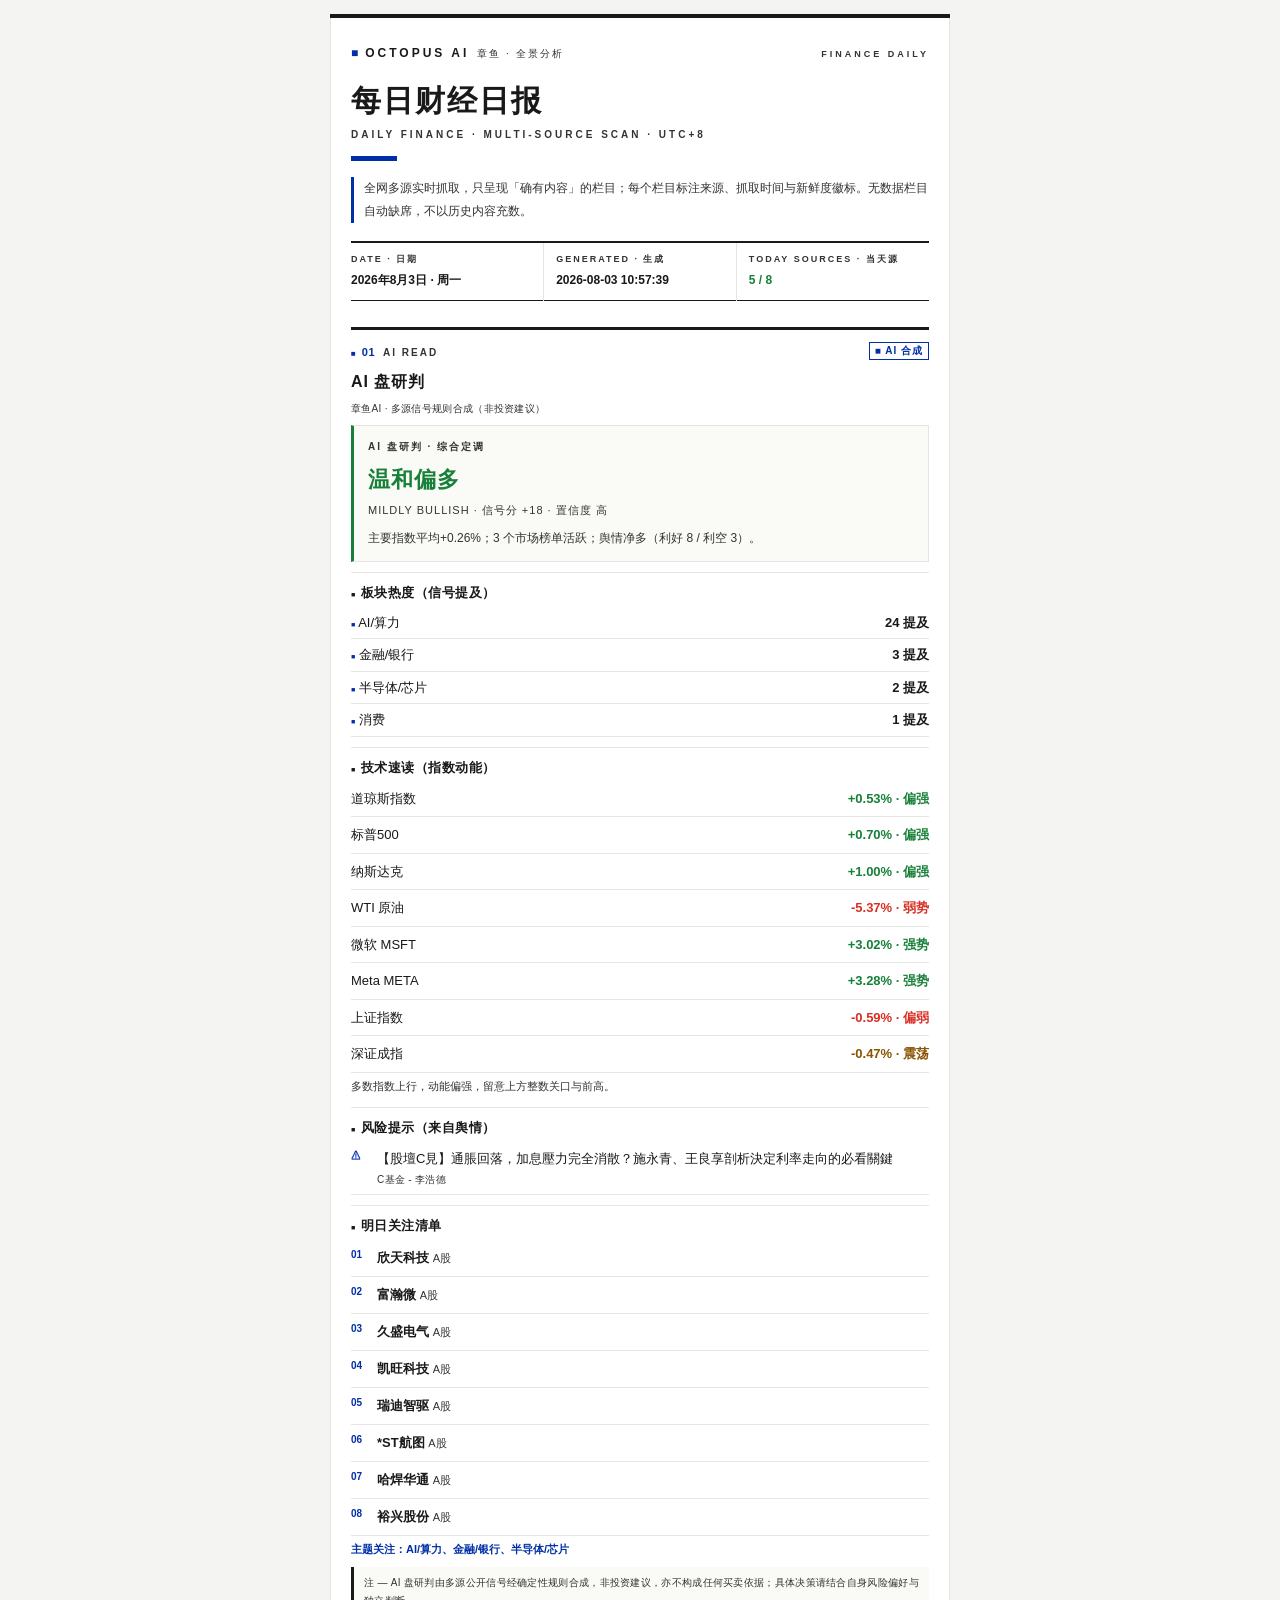
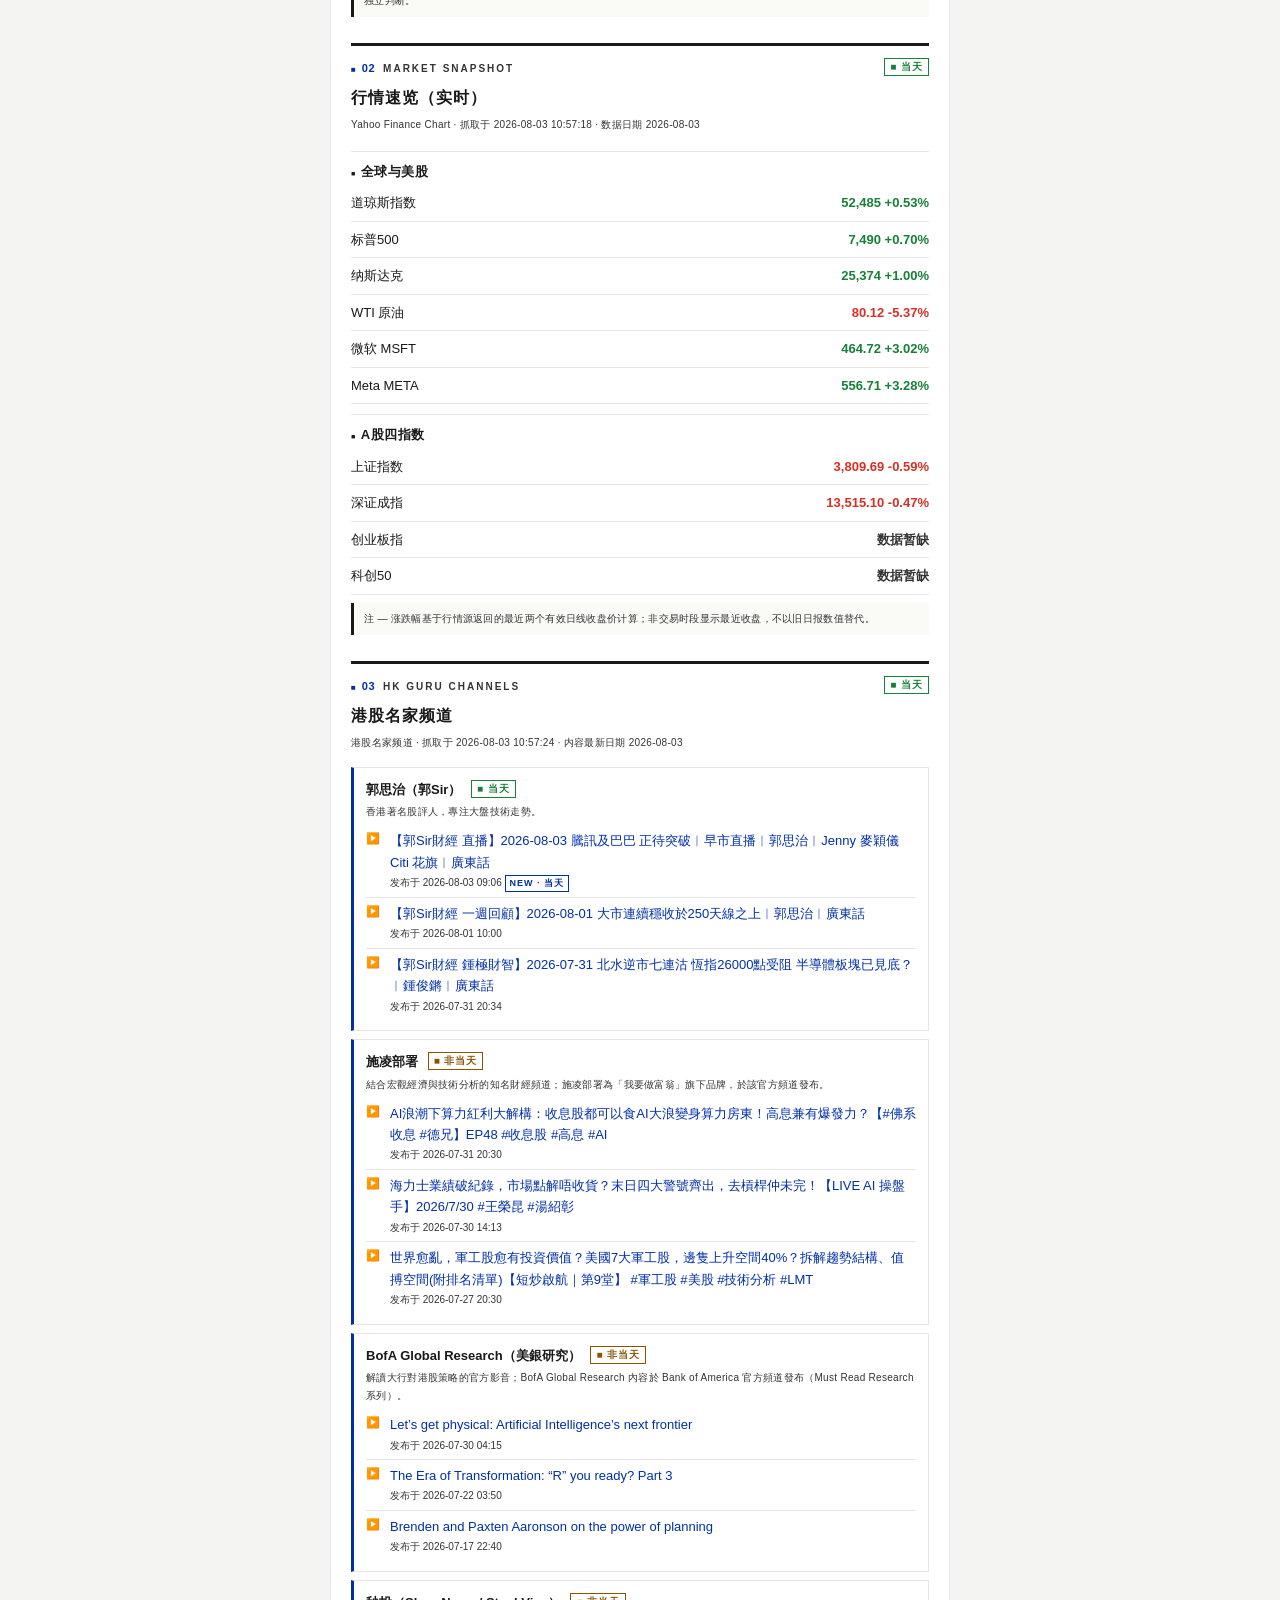
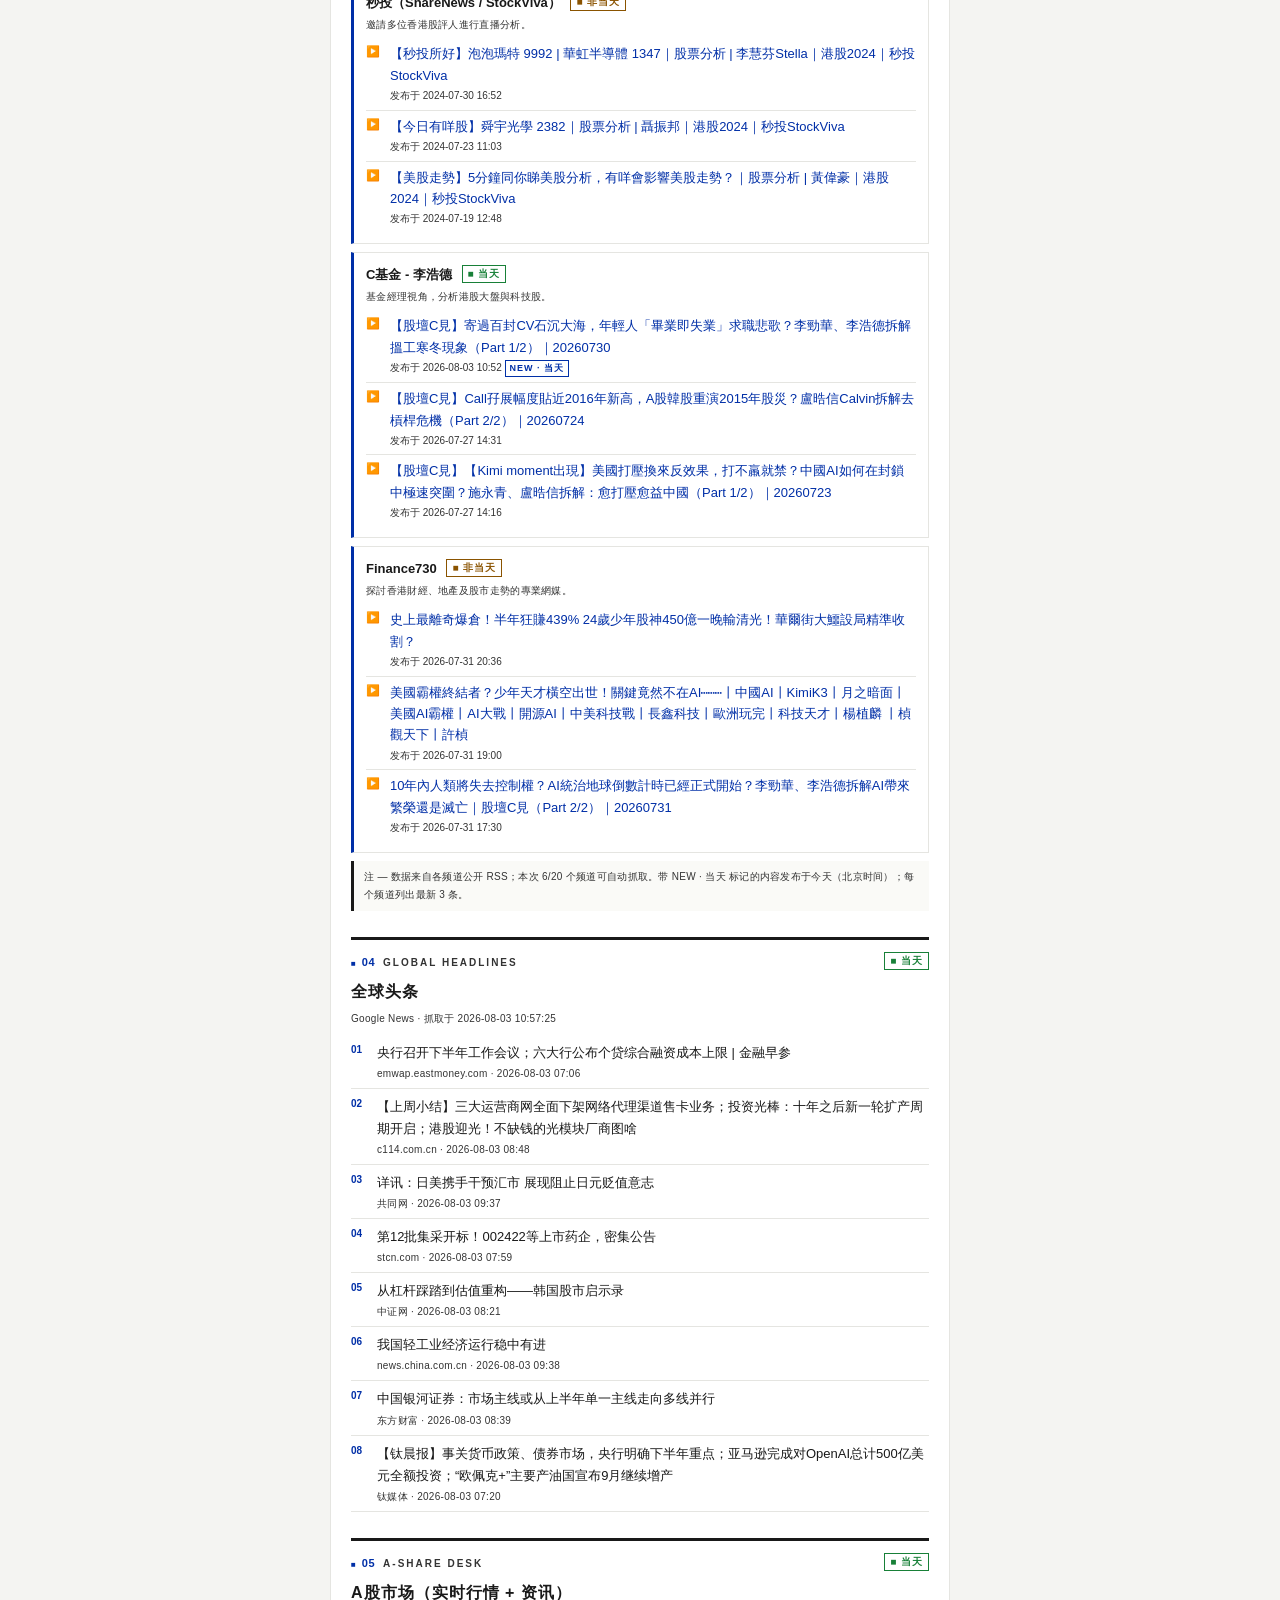
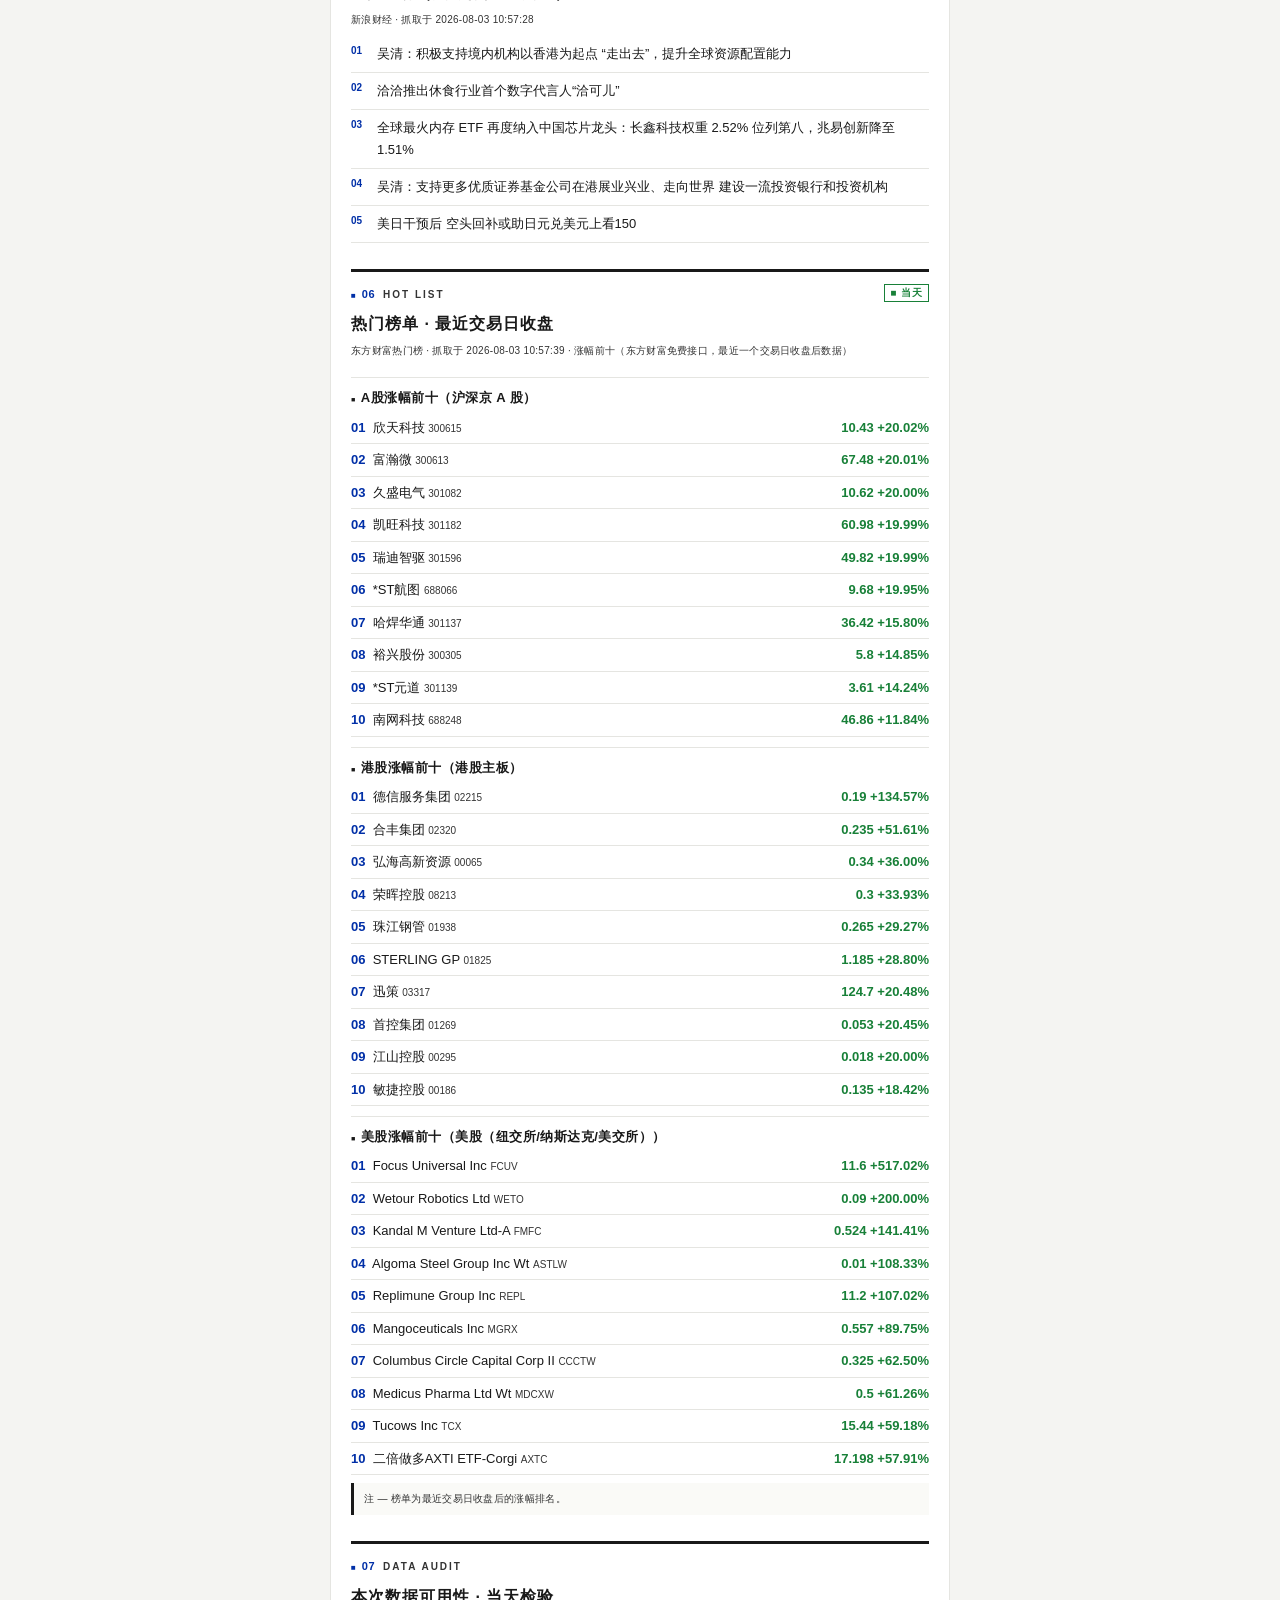
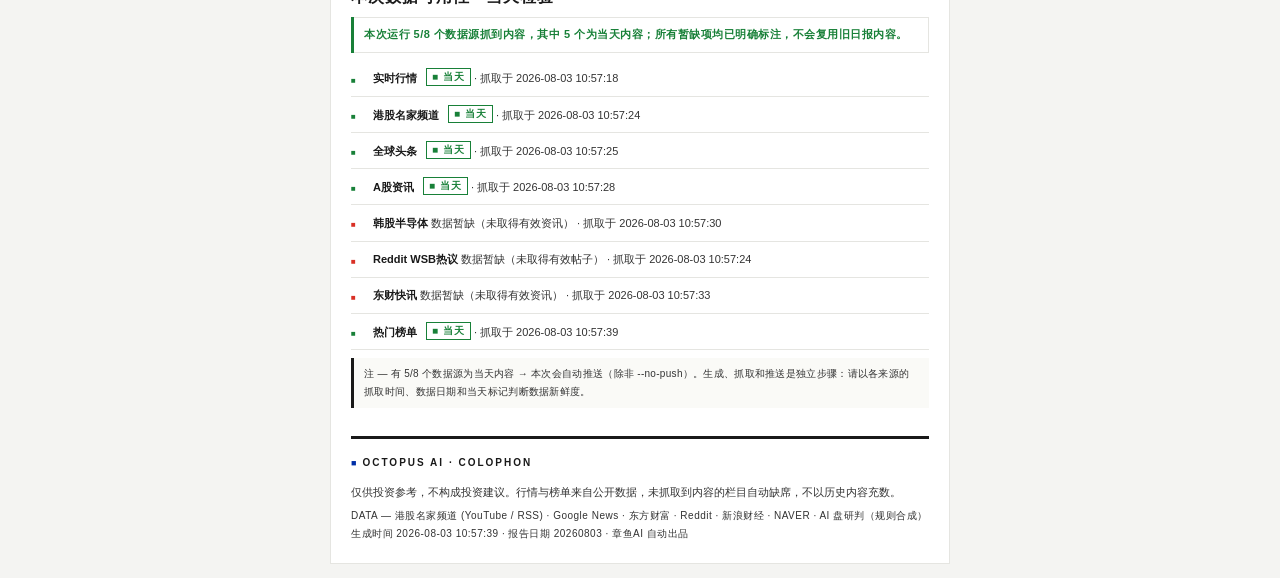
<file: output/daily_report_20260803.html>
<!DOCTYPE html>
<html lang="zh-CN">
<head>
<meta charset="UTF-8">
<meta name="viewport" content="width=device-width,initial-scale=1,maximum-scale=1,user-scalable=no">
<meta name="octopus-report-date" content="20260803">
<meta name="octopus-generated-at" content="2026-08-03 10:57:39">
<meta name="octopus-today-sources" content="5">
<meta name="octopus-total-sources" content="8">
<title>章鱼AI · 每日财经日报</title>
</head>
<body style="margin:0;padding:0;background:#F4F4F2;font-family:Helvetica Neue, Helvetica, -apple-system, Arial, PingFang SC, Hiragino Sans GB, Microsoft YaHei, sans-serif;color:#191919;font-size:14px;line-height:1.8;-webkit-text-size-adjust:100%;">

<table width="100%" cellpadding="0" cellspacing="0" style="border-collapse:collapse;max-width:640px;margin:0 auto;background:#F4F4F2;">
<tr><td style="padding:14px 10px;">

<!-- 纸面（Swiss sheet） -->
<table width="100%" cellpadding="0" cellspacing="0" style="border-collapse:collapse;background:#FFFFFF;border:1px solid #E5E5E1;border-top:4px solid #191919;">
<tr><td style="padding:22px 20px 20px;">

<!-- 刊头 masthead -->
<table width="100%" cellpadding="0" cellspacing="0" style="border-collapse:collapse;">
<tr>
<td valign="bottom"><span style="color:#002FA7;font-size:12px;line-height:1;">■</span><span style="font-size:12px;font-weight:800;color:#191919;letter-spacing:3px;padding-left:7px;">OCTOPUS AI</span><span style="font-size:10px;color:#333;letter-spacing:2px;padding-left:8px;">章鱼 · 全景分析</span></td>
<td align="right" valign="bottom"><span style="font-size:9px;font-weight:700;color:#333;letter-spacing:3px;">FINANCE DAILY</span></td>
</tr>
</table>

<div style="font-size:30px;font-weight:800;color:#191919;letter-spacing:2px;line-height:1.3;padding-top:16px;">每日财经日报</div>
<div style="font-size:10px;font-weight:700;color:#333;letter-spacing:3px;padding-top:6px;">DAILY FINANCE · MULTI-SOURCE SCAN · UTC+8</div>
<div style="border-bottom:5px solid #002FA7;width:46px;margin-top:12px;font-size:0;line-height:0;">&nbsp;</div>

<!-- 导语 standfirst -->
<div style="margin-top:16px;padding-left:10px;border-left:3px solid #002FA7;font-size:12px;color:#333;line-height:1.9;">
全网多源实时抓取，只呈现「确有内容」的栏目；每个栏目标注来源、抓取时间与新鲜度徽标。无数据栏目自动缺席，不以历史内容充数。</div>

<!-- 期号元信息栅格 -->
<table width="100%" cellpadding="0" cellspacing="0" style="border-collapse:collapse;border-top:2px solid #191919;border-bottom:1px solid #191919;margin-top:18px;">
<tr>
<td width="33%" valign="top" style="padding:8px 0;"><div style="padding-left:0;"><div style="font-size:9px;font-weight:700;color:#333;letter-spacing:2px;">DATE · 日期</div><div style="font-size:12px;font-weight:800;color:#191919;padding-top:3px;font-variant-numeric:tabular-nums;">2026年8月3日 · 周一</div></div></td>
<td width="33%" valign="top" style="padding:8px 0;border-left:1px solid #E5E5E1;"><div style="padding-left:12px;"><div style="font-size:9px;font-weight:700;color:#333;letter-spacing:2px;">GENERATED · 生成</div><div style="font-size:12px;font-weight:800;color:#191919;padding-top:3px;font-variant-numeric:tabular-nums;">2026-08-03 10:57:39</div></div></td>
<td width="33%" valign="top" style="padding:8px 0;border-left:1px solid #E5E5E1;"><div style="padding-left:12px;"><div style="font-size:9px;font-weight:700;color:#333;letter-spacing:2px;">TODAY SOURCES · 当天源</div><div style="font-size:12px;font-weight:800;color:#188038;padding-top:3px;font-variant-numeric:tabular-nums;">5 / 8</div></div></td>
</tr>
</table>


<div style="border-top:3px solid #191919;margin-top:26px;padding-top:9px;">
<table width="100%" cellpadding="0" cellspacing="0" style="border-collapse:collapse;">
<tr>
<td valign="bottom"><span style="color:#002FA7;font-size:8px;line-height:1;">■</span><span style="font-size:11px;font-weight:800;color:#002FA7;padding-left:6px;letter-spacing:.5px;">01</span><span style="font-size:10px;font-weight:700;color:#333;letter-spacing:2px;padding-left:8px;">AI READ</span></td>
<td align="right" valign="bottom"><span style="display:inline-block;border:1px solid #002FA7;color:#002FA7;background:#fff;padding:0 5px;margin-left:6px;font-size:10px;font-weight:700;letter-spacing:1px;line-height:16px;vertical-align:2px;">■&nbsp;AI 合成</span></td>
</tr>
</table>
<div style="font-size:16px;font-weight:800;color:#191919;letter-spacing:1px;padding-top:4px;">AI 盘研判</div>
<div style="font-size:10px;color:#333;letter-spacing:.3px;padding:4px 0 8px;line-height:1.6;">章鱼AI · 多源信号规则合成（非投资建议）</div>
<div style="border:1px solid #E5E5E1;border-left:3px solid #188038;background:#FAFAF7;padding:12px 14px;"><div style="font-size:10px;font-weight:700;color:#333;letter-spacing:2px;">AI 盘研判 · 综合定调</div><div style="font-size:22px;font-weight:800;color:#188038;letter-spacing:1px;padding:4px 0 2px;">温和偏多</div><div style="font-size:11px;color:#333;letter-spacing:1px;">MILDLY BULLISH · 信号分 +18 · 置信度 高</div><div style="font-size:12px;color:#333;line-height:1.85;padding-top:6px;">主要指数平均+0.26%；3 个市场榜单活跃；舆情净多（利好 8 / 利空 3）。</div></div><div style="border-top:1px solid #E5E5E1;margin-top:10px;padding:8px 0 2px;font-size:13px;font-weight:800;color:#191919;letter-spacing:.5px;"><span style="color:#191919;font-size:7px;line-height:1;">■</span><span style="padding-left:5px;">板块热度（信号提及）</span></div><table width="100%" cellpadding="0" cellspacing="0" style="border-collapse:collapse;"><tr><td style="padding:6px 0;border-bottom:1px solid #E5E5E1;font-size:13px;color:#191919;vertical-align:top;line-height:1.5;" width="46%"><span style="color:#002FA7;font-size:7px;line-height:1;">■</span> AI/算力</td><td style="padding:6px 0;border-bottom:1px solid #E5E5E1;font-size:13px;font-weight:700;color:#191919;text-align:right;line-height:1.5;font-variant-numeric:tabular-nums;" width="54%">24 提及</td></tr><tr><td style="padding:6px 0;border-bottom:1px solid #E5E5E1;font-size:13px;color:#191919;vertical-align:top;line-height:1.5;" width="46%"><span style="color:#002FA7;font-size:7px;line-height:1;">■</span> 金融/银行</td><td style="padding:6px 0;border-bottom:1px solid #E5E5E1;font-size:13px;font-weight:700;color:#191919;text-align:right;line-height:1.5;font-variant-numeric:tabular-nums;" width="54%">3 提及</td></tr><tr><td style="padding:6px 0;border-bottom:1px solid #E5E5E1;font-size:13px;color:#191919;vertical-align:top;line-height:1.5;" width="46%"><span style="color:#002FA7;font-size:7px;line-height:1;">■</span> 半导体/芯片</td><td style="padding:6px 0;border-bottom:1px solid #E5E5E1;font-size:13px;font-weight:700;color:#191919;text-align:right;line-height:1.5;font-variant-numeric:tabular-nums;" width="54%">2 提及</td></tr><tr><td style="padding:6px 0;border-bottom:1px solid #E5E5E1;font-size:13px;color:#191919;vertical-align:top;line-height:1.5;" width="46%"><span style="color:#002FA7;font-size:7px;line-height:1;">■</span> 消费</td><td style="padding:6px 0;border-bottom:1px solid #E5E5E1;font-size:13px;font-weight:700;color:#191919;text-align:right;line-height:1.5;font-variant-numeric:tabular-nums;" width="54%">1 提及</td></tr></table><div style="border-top:1px solid #E5E5E1;margin-top:10px;padding:8px 0 2px;font-size:13px;font-weight:800;color:#191919;letter-spacing:.5px;"><span style="color:#191919;font-size:7px;line-height:1;">■</span><span style="padding-left:5px;">技术速读（指数动能）</span></div><table width="100%" cellpadding="0" cellspacing="0" style="border-collapse:collapse;"><tr><td style="padding:8px 0;border-bottom:1px solid #E5E5E1;font-size:13px;color:#191919;vertical-align:top;line-height:1.5;" width="46%">道琼斯指数</td><td style="padding:8px 0;border-bottom:1px solid #E5E5E1;font-size:13px;font-weight:700;color:#188038;text-align:right;line-height:1.5;font-variant-numeric:tabular-nums;" width="54%">+0.53% · 偏强</td></tr><tr><td style="padding:8px 0;border-bottom:1px solid #E5E5E1;font-size:13px;color:#191919;vertical-align:top;line-height:1.5;" width="46%">标普500</td><td style="padding:8px 0;border-bottom:1px solid #E5E5E1;font-size:13px;font-weight:700;color:#188038;text-align:right;line-height:1.5;font-variant-numeric:tabular-nums;" width="54%">+0.70% · 偏强</td></tr><tr><td style="padding:8px 0;border-bottom:1px solid #E5E5E1;font-size:13px;color:#191919;vertical-align:top;line-height:1.5;" width="46%">纳斯达克</td><td style="padding:8px 0;border-bottom:1px solid #E5E5E1;font-size:13px;font-weight:700;color:#188038;text-align:right;line-height:1.5;font-variant-numeric:tabular-nums;" width="54%">+1.00% · 偏强</td></tr><tr><td style="padding:8px 0;border-bottom:1px solid #E5E5E1;font-size:13px;color:#191919;vertical-align:top;line-height:1.5;" width="46%">WTI 原油</td><td style="padding:8px 0;border-bottom:1px solid #E5E5E1;font-size:13px;font-weight:700;color:#d93025;text-align:right;line-height:1.5;font-variant-numeric:tabular-nums;" width="54%">-5.37% · 弱势</td></tr><tr><td style="padding:8px 0;border-bottom:1px solid #E5E5E1;font-size:13px;color:#191919;vertical-align:top;line-height:1.5;" width="46%">微软 MSFT</td><td style="padding:8px 0;border-bottom:1px solid #E5E5E1;font-size:13px;font-weight:700;color:#188038;text-align:right;line-height:1.5;font-variant-numeric:tabular-nums;" width="54%">+3.02% · 强势</td></tr><tr><td style="padding:8px 0;border-bottom:1px solid #E5E5E1;font-size:13px;color:#191919;vertical-align:top;line-height:1.5;" width="46%">Meta META</td><td style="padding:8px 0;border-bottom:1px solid #E5E5E1;font-size:13px;font-weight:700;color:#188038;text-align:right;line-height:1.5;font-variant-numeric:tabular-nums;" width="54%">+3.28% · 强势</td></tr><tr><td style="padding:8px 0;border-bottom:1px solid #E5E5E1;font-size:13px;color:#191919;vertical-align:top;line-height:1.5;" width="46%">上证指数</td><td style="padding:8px 0;border-bottom:1px solid #E5E5E1;font-size:13px;font-weight:700;color:#d93025;text-align:right;line-height:1.5;font-variant-numeric:tabular-nums;" width="54%">-0.59% · 偏弱</td></tr><tr><td style="padding:8px 0;border-bottom:1px solid #E5E5E1;font-size:13px;color:#191919;vertical-align:top;line-height:1.5;" width="46%">深证成指</td><td style="padding:8px 0;border-bottom:1px solid #E5E5E1;font-size:13px;font-weight:700;color:#8a5300;text-align:right;line-height:1.5;font-variant-numeric:tabular-nums;" width="54%">-0.47% · 震荡</td></tr></table><div style="font-size:11px;color:#333;padding-top:4px;line-height:1.8;">多数指数上行，动能偏强，留意上方整数关口与前高。</div><div style="border-top:1px solid #E5E5E1;margin-top:10px;padding:8px 0 2px;font-size:13px;font-weight:800;color:#191919;letter-spacing:.5px;"><span style="color:#191919;font-size:7px;line-height:1;">■</span><span style="padding-left:5px;">风险提示（来自舆情）</span></div><table width="100%" cellpadding="0" cellspacing="0" style="border-collapse:collapse;"><tr><td width="26" valign="top" style="padding:7px 0;border-bottom:1px solid #E5E5E1;font-size:10px;font-weight:800;color:#002FA7;line-height:1.6;">⚠</td><td style="padding:7px 0;border-bottom:1px solid #E5E5E1;font-size:13px;color:#191919;line-height:1.7;">【股壇C見】通脹回落，加息壓力完全消散？施永青、王良享剖析決定利率走向的必看關鍵<div style="font-size:10px;color:#333;letter-spacing:.3px;padding-top:2px;line-height:1.5;">C基金 - 李浩德</div></td></tr></table><div style="border-top:1px solid #E5E5E1;margin-top:10px;padding:8px 0 2px;font-size:13px;font-weight:800;color:#191919;letter-spacing:.5px;"><span style="color:#191919;font-size:7px;line-height:1;">■</span><span style="padding-left:5px;">明日关注清单</span></div><table width="100%" cellpadding="0" cellspacing="0" style="border-collapse:collapse;"><tr><td width="26" valign="top" style="padding:7px 0;border-bottom:1px solid #E5E5E1;font-size:10px;font-weight:800;color:#002FA7;line-height:1.6;">01</td><td style="padding:7px 0;border-bottom:1px solid #E5E5E1;font-size:13px;color:#191919;line-height:1.7;"><b>欣天科技</b> <span style="color:#333;font-size:11px;">A股</span></td></tr></table><table width="100%" cellpadding="0" cellspacing="0" style="border-collapse:collapse;"><tr><td width="26" valign="top" style="padding:7px 0;border-bottom:1px solid #E5E5E1;font-size:10px;font-weight:800;color:#002FA7;line-height:1.6;">02</td><td style="padding:7px 0;border-bottom:1px solid #E5E5E1;font-size:13px;color:#191919;line-height:1.7;"><b>富瀚微</b> <span style="color:#333;font-size:11px;">A股</span></td></tr></table><table width="100%" cellpadding="0" cellspacing="0" style="border-collapse:collapse;"><tr><td width="26" valign="top" style="padding:7px 0;border-bottom:1px solid #E5E5E1;font-size:10px;font-weight:800;color:#002FA7;line-height:1.6;">03</td><td style="padding:7px 0;border-bottom:1px solid #E5E5E1;font-size:13px;color:#191919;line-height:1.7;"><b>久盛电气</b> <span style="color:#333;font-size:11px;">A股</span></td></tr></table><table width="100%" cellpadding="0" cellspacing="0" style="border-collapse:collapse;"><tr><td width="26" valign="top" style="padding:7px 0;border-bottom:1px solid #E5E5E1;font-size:10px;font-weight:800;color:#002FA7;line-height:1.6;">04</td><td style="padding:7px 0;border-bottom:1px solid #E5E5E1;font-size:13px;color:#191919;line-height:1.7;"><b>凯旺科技</b> <span style="color:#333;font-size:11px;">A股</span></td></tr></table><table width="100%" cellpadding="0" cellspacing="0" style="border-collapse:collapse;"><tr><td width="26" valign="top" style="padding:7px 0;border-bottom:1px solid #E5E5E1;font-size:10px;font-weight:800;color:#002FA7;line-height:1.6;">05</td><td style="padding:7px 0;border-bottom:1px solid #E5E5E1;font-size:13px;color:#191919;line-height:1.7;"><b>瑞迪智驱</b> <span style="color:#333;font-size:11px;">A股</span></td></tr></table><table width="100%" cellpadding="0" cellspacing="0" style="border-collapse:collapse;"><tr><td width="26" valign="top" style="padding:7px 0;border-bottom:1px solid #E5E5E1;font-size:10px;font-weight:800;color:#002FA7;line-height:1.6;">06</td><td style="padding:7px 0;border-bottom:1px solid #E5E5E1;font-size:13px;color:#191919;line-height:1.7;"><b>*ST航图</b> <span style="color:#333;font-size:11px;">A股</span></td></tr></table><table width="100%" cellpadding="0" cellspacing="0" style="border-collapse:collapse;"><tr><td width="26" valign="top" style="padding:7px 0;border-bottom:1px solid #E5E5E1;font-size:10px;font-weight:800;color:#002FA7;line-height:1.6;">07</td><td style="padding:7px 0;border-bottom:1px solid #E5E5E1;font-size:13px;color:#191919;line-height:1.7;"><b>哈焊华通</b> <span style="color:#333;font-size:11px;">A股</span></td></tr></table><table width="100%" cellpadding="0" cellspacing="0" style="border-collapse:collapse;"><tr><td width="26" valign="top" style="padding:7px 0;border-bottom:1px solid #E5E5E1;font-size:10px;font-weight:800;color:#002FA7;line-height:1.6;">08</td><td style="padding:7px 0;border-bottom:1px solid #E5E5E1;font-size:13px;color:#191919;line-height:1.7;"><b>裕兴股份</b> <span style="color:#333;font-size:11px;">A股</span></td></tr></table><div style="font-size:11px;color:#002FA7;padding-top:4px;font-weight:700;line-height:1.7;">主题关注：AI/算力、金融/银行、半导体/芯片</div><table width="100%" cellpadding="0" cellspacing="0" style="border-collapse:collapse;margin-top:8px;background:#FAFAF7;border-left:3px solid #191919;"><tr><td style="padding:7px 10px;font-size:10px;color:#333;line-height:1.8;letter-spacing:.3px;">注&nbsp;—&nbsp;AI 盘研判由多源公开信号经确定性规则合成，非投资建议，亦不构成任何买卖依据；具体决策请结合自身风险偏好与独立判断。</td></tr></table>
</div>
<div style="border-top:3px solid #191919;margin-top:26px;padding-top:9px;">
<table width="100%" cellpadding="0" cellspacing="0" style="border-collapse:collapse;">
<tr>
<td valign="bottom"><span style="color:#002FA7;font-size:8px;line-height:1;">■</span><span style="font-size:11px;font-weight:800;color:#002FA7;padding-left:6px;letter-spacing:.5px;">02</span><span style="font-size:10px;font-weight:700;color:#333;letter-spacing:2px;padding-left:8px;">MARKET SNAPSHOT</span></td>
<td align="right" valign="bottom"><span style="display:inline-block;border:1px solid #188038;color:#188038;background:#fff;padding:0 5px;margin-left:6px;font-size:10px;font-weight:700;letter-spacing:1px;line-height:16px;vertical-align:2px;">■&nbsp;当天</span></td>
</tr>
</table>
<div style="font-size:16px;font-weight:800;color:#191919;letter-spacing:1px;padding-top:4px;">行情速览（实时）</div>
<div style="font-size:10px;color:#333;letter-spacing:.3px;padding:4px 0 8px;line-height:1.6;">Yahoo Finance Chart · 抓取于 2026-08-03 10:57:18 · 数据日期 2026-08-03</div>
<div style="border-top:1px solid #E5E5E1;margin-top:10px;padding:8px 0 2px;font-size:13px;font-weight:800;color:#191919;letter-spacing:.5px;"><span style="color:#191919;font-size:7px;line-height:1;">■</span><span style="padding-left:5px;">全球与美股</span></div><table width="100%" cellpadding="0" cellspacing="0" style="border-collapse:collapse;"><tr><td style="padding:8px 0;border-bottom:1px solid #E5E5E1;font-size:13px;color:#191919;vertical-align:top;line-height:1.5;" width="46%">道琼斯指数</td><td style="padding:8px 0;border-bottom:1px solid #E5E5E1;font-size:13px;font-weight:700;color:#188038;text-align:right;line-height:1.5;font-variant-numeric:tabular-nums;" width="54%"><span style="color:#188038;">52,485 +0.53%</span></td></tr><tr><td style="padding:8px 0;border-bottom:1px solid #E5E5E1;font-size:13px;color:#191919;vertical-align:top;line-height:1.5;" width="46%">标普500</td><td style="padding:8px 0;border-bottom:1px solid #E5E5E1;font-size:13px;font-weight:700;color:#188038;text-align:right;line-height:1.5;font-variant-numeric:tabular-nums;" width="54%"><span style="color:#188038;">7,490 +0.70%</span></td></tr><tr><td style="padding:8px 0;border-bottom:1px solid #E5E5E1;font-size:13px;color:#191919;vertical-align:top;line-height:1.5;" width="46%">纳斯达克</td><td style="padding:8px 0;border-bottom:1px solid #E5E5E1;font-size:13px;font-weight:700;color:#188038;text-align:right;line-height:1.5;font-variant-numeric:tabular-nums;" width="54%"><span style="color:#188038;">25,374 +1.00%</span></td></tr><tr><td style="padding:8px 0;border-bottom:1px solid #E5E5E1;font-size:13px;color:#191919;vertical-align:top;line-height:1.5;" width="46%">WTI 原油</td><td style="padding:8px 0;border-bottom:1px solid #E5E5E1;font-size:13px;font-weight:700;color:#d93025;text-align:right;line-height:1.5;font-variant-numeric:tabular-nums;" width="54%"><span style="color:#d93025;">80.12 -5.37%</span></td></tr><tr><td style="padding:8px 0;border-bottom:1px solid #E5E5E1;font-size:13px;color:#191919;vertical-align:top;line-height:1.5;" width="46%">微软 MSFT</td><td style="padding:8px 0;border-bottom:1px solid #E5E5E1;font-size:13px;font-weight:700;color:#188038;text-align:right;line-height:1.5;font-variant-numeric:tabular-nums;" width="54%"><span style="color:#188038;">464.72 +3.02%</span></td></tr><tr><td style="padding:8px 0;border-bottom:1px solid #E5E5E1;font-size:13px;color:#191919;vertical-align:top;line-height:1.5;" width="46%">Meta META</td><td style="padding:8px 0;border-bottom:1px solid #E5E5E1;font-size:13px;font-weight:700;color:#188038;text-align:right;line-height:1.5;font-variant-numeric:tabular-nums;" width="54%"><span style="color:#188038;">556.71 +3.28%</span></td></tr></table><div style="border-top:1px solid #E5E5E1;margin-top:10px;padding:8px 0 2px;font-size:13px;font-weight:800;color:#191919;letter-spacing:.5px;"><span style="color:#191919;font-size:7px;line-height:1;">■</span><span style="padding-left:5px;">A股四指数</span></div><table width="100%" cellpadding="0" cellspacing="0" style="border-collapse:collapse;"><tr><td style="padding:8px 0;border-bottom:1px solid #E5E5E1;font-size:13px;color:#191919;vertical-align:top;line-height:1.5;" width="46%">上证指数</td><td style="padding:8px 0;border-bottom:1px solid #E5E5E1;font-size:13px;font-weight:700;color:#d93025;text-align:right;line-height:1.5;font-variant-numeric:tabular-nums;" width="54%"><span style="color:#d93025;">3,809.69 -0.59%</span></td></tr><tr><td style="padding:8px 0;border-bottom:1px solid #E5E5E1;font-size:13px;color:#191919;vertical-align:top;line-height:1.5;" width="46%">深证成指</td><td style="padding:8px 0;border-bottom:1px solid #E5E5E1;font-size:13px;font-weight:700;color:#d93025;text-align:right;line-height:1.5;font-variant-numeric:tabular-nums;" width="54%"><span style="color:#d93025;">13,515.10 -0.47%</span></td></tr><tr><td style="padding:8px 0;border-bottom:1px solid #E5E5E1;font-size:13px;color:#191919;vertical-align:top;line-height:1.5;" width="46%">创业板指</td><td style="padding:8px 0;border-bottom:1px solid #E5E5E1;font-size:13px;font-weight:700;color:#333;text-align:right;line-height:1.5;font-variant-numeric:tabular-nums;" width="54%"><span style="color:#333;">数据暂缺</span></td></tr><tr><td style="padding:8px 0;border-bottom:1px solid #E5E5E1;font-size:13px;color:#191919;vertical-align:top;line-height:1.5;" width="46%">科创50</td><td style="padding:8px 0;border-bottom:1px solid #E5E5E1;font-size:13px;font-weight:700;color:#333;text-align:right;line-height:1.5;font-variant-numeric:tabular-nums;" width="54%"><span style="color:#333;">数据暂缺</span></td></tr></table><table width="100%" cellpadding="0" cellspacing="0" style="border-collapse:collapse;margin-top:8px;background:#FAFAF7;border-left:3px solid #191919;"><tr><td style="padding:7px 10px;font-size:10px;color:#333;line-height:1.8;letter-spacing:.3px;">注&nbsp;—&nbsp;涨跌幅基于行情源返回的最近两个有效日线收盘价计算；非交易时段显示最近收盘，不以旧日报数值替代。</td></tr></table>
</div>
<div style="border-top:3px solid #191919;margin-top:26px;padding-top:9px;">
<table width="100%" cellpadding="0" cellspacing="0" style="border-collapse:collapse;">
<tr>
<td valign="bottom"><span style="color:#002FA7;font-size:8px;line-height:1;">■</span><span style="font-size:11px;font-weight:800;color:#002FA7;padding-left:6px;letter-spacing:.5px;">03</span><span style="font-size:10px;font-weight:700;color:#333;letter-spacing:2px;padding-left:8px;">HK GURU CHANNELS</span></td>
<td align="right" valign="bottom"><span style="display:inline-block;border:1px solid #188038;color:#188038;background:#fff;padding:0 5px;margin-left:6px;font-size:10px;font-weight:700;letter-spacing:1px;line-height:16px;vertical-align:2px;">■&nbsp;当天</span></td>
</tr>
</table>
<div style="font-size:16px;font-weight:800;color:#191919;letter-spacing:1px;padding-top:4px;">港股名家频道</div>
<div style="font-size:10px;color:#333;letter-spacing:.3px;padding:4px 0 8px;line-height:1.6;">港股名家频道 · 抓取于 2026-08-03 10:57:24 · 内容最新日期 2026-08-03</div>
<div style="margin:8px 0;border:1px solid #E5E5E1;border-left:3px solid #002FA7;padding:10px 12px;">
<div style="font-size:13px;font-weight:800;color:#191919;">
<a href="https://www.youtube.com/@KwokSirFinance" style="color:#191919;text-decoration:none;">郭思治（郭Sir）</a> <span style="display:inline-block;border:1px solid #188038;color:#188038;background:#fff;padding:0 5px;margin-left:6px;font-size:10px;font-weight:700;letter-spacing:1px;line-height:16px;vertical-align:2px;">■&nbsp;当天</span>
</div>
<div style="font-size:10px;color:#333;padding:2px 0 4px;letter-spacing:.3px;">香港著名股評人，專注大盤技術走勢。</div>
<table width="100%" cellpadding="0" cellspacing="0" style="border-collapse:collapse;"><tr><td width="24" valign="top" style="padding:5px 0;border-bottom:1px solid #E5E5E1;font-size:11px;line-height:1.6;">▶️</td><td style="padding:5px 0;border-bottom:1px solid #E5E5E1;font-size:13px;color:#191919;line-height:1.65;"><a href="https://www.youtube.com/watch?v=L7MayI1f2Gk" style="color:#002FA7;text-decoration:none;">【郭Sir財經 直播】2026-08-03 騰訊及巴巴 正待突破︱早市直播︱郭思治︱Jenny 麥穎儀 Citi 花旗︱廣東話</a><div style="font-size:10px;color:#333;padding-top:2px;">发布于 2026-08-03 09:06 <span style="display:inline-block;border:1px solid #002FA7;color:#002FA7;padding:0 4px;font-size:9px;font-weight:700;letter-spacing:1px;background:#fff;">NEW · 当天</span></div></td></tr></table><table width="100%" cellpadding="0" cellspacing="0" style="border-collapse:collapse;"><tr><td width="24" valign="top" style="padding:5px 0;border-bottom:1px solid #E5E5E1;font-size:11px;line-height:1.6;">▶️</td><td style="padding:5px 0;border-bottom:1px solid #E5E5E1;font-size:13px;color:#191919;line-height:1.65;"><a href="https://www.youtube.com/watch?v=bNmXnjLMfVk" style="color:#002FA7;text-decoration:none;">【郭Sir財經 一週回顧】2026-08-01 大市連續穩收於250天線之上︱郭思治︱廣東話</a><div style="font-size:10px;color:#333;padding-top:2px;">发布于 2026-08-01 10:00</div></td></tr></table><table width="100%" cellpadding="0" cellspacing="0" style="border-collapse:collapse;"><tr><td width="24" valign="top" style="padding:5px 0;font-size:11px;line-height:1.6;">▶️</td><td style="padding:5px 0;font-size:13px;color:#191919;line-height:1.65;"><a href="https://www.youtube.com/watch?v=8-Az-g6EZxw" style="color:#002FA7;text-decoration:none;">【郭Sir財經 鍾極財智】2026-07-31 北水逆市七連沽 恆指26000點受阻 半導體板塊已見底？︱鍾俊鏘︱廣東話</a><div style="font-size:10px;color:#333;padding-top:2px;">发布于 2026-07-31 20:34</div></td></tr></table>
</div><div style="margin:8px 0;border:1px solid #E5E5E1;border-left:3px solid #002FA7;padding:10px 12px;">
<div style="font-size:13px;font-weight:800;color:#191919;">
<a href="https://www.youtube.com/@Money-Tab" style="color:#191919;text-decoration:none;">施凌部署</a> <span style="display:inline-block;border:1px solid #8a5300;color:#8a5300;background:#fff;padding:0 5px;margin-left:6px;font-size:10px;font-weight:700;letter-spacing:1px;line-height:16px;vertical-align:2px;">■&nbsp;非当天</span>
</div>
<div style="font-size:10px;color:#333;padding:2px 0 4px;letter-spacing:.3px;">結合宏觀經濟與技術分析的知名財經頻道；施凌部署為「我要做富翁」旗下品牌，於該官方頻道發布。</div>
<table width="100%" cellpadding="0" cellspacing="0" style="border-collapse:collapse;"><tr><td width="24" valign="top" style="padding:5px 0;border-bottom:1px solid #E5E5E1;font-size:11px;line-height:1.6;">▶️</td><td style="padding:5px 0;border-bottom:1px solid #E5E5E1;font-size:13px;color:#191919;line-height:1.65;"><a href="https://www.youtube.com/watch?v=ECNPLpBrahM" style="color:#002FA7;text-decoration:none;">AI浪潮下算力紅利大解構：收息股都可以食AI大浪變身算力房東！高息兼有爆發力？【#佛系收息 #德兄】EP48 #收息股 #高息 #AI</a><div style="font-size:10px;color:#333;padding-top:2px;">发布于 2026-07-31 20:30</div></td></tr></table><table width="100%" cellpadding="0" cellspacing="0" style="border-collapse:collapse;"><tr><td width="24" valign="top" style="padding:5px 0;border-bottom:1px solid #E5E5E1;font-size:11px;line-height:1.6;">▶️</td><td style="padding:5px 0;border-bottom:1px solid #E5E5E1;font-size:13px;color:#191919;line-height:1.65;"><a href="https://www.youtube.com/watch?v=uoX9fCKr7yk" style="color:#002FA7;text-decoration:none;">海力士業績破紀錄，市場點解唔收貨？末日四大警號齊出，去槓桿仲未完！【LIVE AI 操盤手】2026/7/30 #王榮昆 #湯紹彰</a><div style="font-size:10px;color:#333;padding-top:2px;">发布于 2026-07-30 14:13</div></td></tr></table><table width="100%" cellpadding="0" cellspacing="0" style="border-collapse:collapse;"><tr><td width="24" valign="top" style="padding:5px 0;font-size:11px;line-height:1.6;">▶️</td><td style="padding:5px 0;font-size:13px;color:#191919;line-height:1.65;"><a href="https://www.youtube.com/watch?v=2399PMqDIHE" style="color:#002FA7;text-decoration:none;">世界愈亂，軍工股愈有投資價值？美國7大軍工股，邊隻上升空間40%？拆解趨勢結構、值搏空間(附排名清單)【短炒啟航｜第9堂】 #軍工股 #美股 #技術分析 #LMT</a><div style="font-size:10px;color:#333;padding-top:2px;">发布于 2026-07-27 20:30</div></td></tr></table>
</div><div style="margin:8px 0;border:1px solid #E5E5E1;border-left:3px solid #002FA7;padding:10px 12px;">
<div style="font-size:13px;font-weight:800;color:#191919;">
<a href="https://www.youtube.com/@BankofAmerica" style="color:#191919;text-decoration:none;">BofA Global Research（美銀研究）</a> <span style="display:inline-block;border:1px solid #8a5300;color:#8a5300;background:#fff;padding:0 5px;margin-left:6px;font-size:10px;font-weight:700;letter-spacing:1px;line-height:16px;vertical-align:2px;">■&nbsp;非当天</span>
</div>
<div style="font-size:10px;color:#333;padding:2px 0 4px;letter-spacing:.3px;">解讀大行對港股策略的官方影音；BofA Global Research 內容於 Bank of America 官方頻道發布（Must Read Research 系列）。</div>
<table width="100%" cellpadding="0" cellspacing="0" style="border-collapse:collapse;"><tr><td width="24" valign="top" style="padding:5px 0;border-bottom:1px solid #E5E5E1;font-size:11px;line-height:1.6;">▶️</td><td style="padding:5px 0;border-bottom:1px solid #E5E5E1;font-size:13px;color:#191919;line-height:1.65;"><a href="https://www.youtube.com/watch?v=nU6Uy-kJJkg" style="color:#002FA7;text-decoration:none;">Let’s get physical: Artificial Intelligence’s next frontier</a><div style="font-size:10px;color:#333;padding-top:2px;">发布于 2026-07-30 04:15</div></td></tr></table><table width="100%" cellpadding="0" cellspacing="0" style="border-collapse:collapse;"><tr><td width="24" valign="top" style="padding:5px 0;border-bottom:1px solid #E5E5E1;font-size:11px;line-height:1.6;">▶️</td><td style="padding:5px 0;border-bottom:1px solid #E5E5E1;font-size:13px;color:#191919;line-height:1.65;"><a href="https://www.youtube.com/watch?v=rtoDm7k5Mwk" style="color:#002FA7;text-decoration:none;">The Era of Transformation: “R” you ready? Part 3</a><div style="font-size:10px;color:#333;padding-top:2px;">发布于 2026-07-22 03:50</div></td></tr></table><table width="100%" cellpadding="0" cellspacing="0" style="border-collapse:collapse;"><tr><td width="24" valign="top" style="padding:5px 0;font-size:11px;line-height:1.6;">▶️</td><td style="padding:5px 0;font-size:13px;color:#191919;line-height:1.65;"><a href="https://www.youtube.com/watch?v=ZxSMl52ka3E" style="color:#002FA7;text-decoration:none;">Brenden and Paxten Aaronson on the power of planning</a><div style="font-size:10px;color:#333;padding-top:2px;">发布于 2026-07-17 22:40</div></td></tr></table>
</div><div style="margin:8px 0;border:1px solid #E5E5E1;border-left:3px solid #002FA7;padding:10px 12px;">
<div style="font-size:13px;font-weight:800;color:#191919;">
<a href="https://www.youtube.com/@StockViva" style="color:#191919;text-decoration:none;">秒投（ShareNews / StockViva）</a> <span style="display:inline-block;border:1px solid #8a5300;color:#8a5300;background:#fff;padding:0 5px;margin-left:6px;font-size:10px;font-weight:700;letter-spacing:1px;line-height:16px;vertical-align:2px;">■&nbsp;非当天</span>
</div>
<div style="font-size:10px;color:#333;padding:2px 0 4px;letter-spacing:.3px;">邀請多位香港股評人進行直播分析。</div>
<table width="100%" cellpadding="0" cellspacing="0" style="border-collapse:collapse;"><tr><td width="24" valign="top" style="padding:5px 0;border-bottom:1px solid #E5E5E1;font-size:11px;line-height:1.6;">▶️</td><td style="padding:5px 0;border-bottom:1px solid #E5E5E1;font-size:13px;color:#191919;line-height:1.65;"><a href="https://www.youtube.com/watch?v=fNRKN3J5N9s" style="color:#002FA7;text-decoration:none;">【秒投所好】泡泡瑪特 9992 | 華虹半導體 1347｜股票分析 | 李慧芬Stella｜港股2024｜秒投StockViva</a><div style="font-size:10px;color:#333;padding-top:2px;">发布于 2024-07-30 16:52</div></td></tr></table><table width="100%" cellpadding="0" cellspacing="0" style="border-collapse:collapse;"><tr><td width="24" valign="top" style="padding:5px 0;border-bottom:1px solid #E5E5E1;font-size:11px;line-height:1.6;">▶️</td><td style="padding:5px 0;border-bottom:1px solid #E5E5E1;font-size:13px;color:#191919;line-height:1.65;"><a href="https://www.youtube.com/watch?v=t5JAdZBk9ds" style="color:#002FA7;text-decoration:none;">【今日有咩股】舜宇光學 2382｜股票分析 | 聶振邦｜港股2024｜秒投StockViva</a><div style="font-size:10px;color:#333;padding-top:2px;">发布于 2024-07-23 11:03</div></td></tr></table><table width="100%" cellpadding="0" cellspacing="0" style="border-collapse:collapse;"><tr><td width="24" valign="top" style="padding:5px 0;font-size:11px;line-height:1.6;">▶️</td><td style="padding:5px 0;font-size:13px;color:#191919;line-height:1.65;"><a href="https://www.youtube.com/watch?v=obux3gxyYHQ" style="color:#002FA7;text-decoration:none;">【美股走勢】5分鐘同你睇美股分析，有咩會影響美股走勢？｜股票分析 | 黃偉豪｜港股2024｜秒投StockViva</a><div style="font-size:10px;color:#333;padding-top:2px;">发布于 2024-07-19 12:48</div></td></tr></table>
</div><div style="margin:8px 0;border:1px solid #E5E5E1;border-left:3px solid #002FA7;padding:10px 12px;">
<div style="font-size:13px;font-weight:800;color:#191919;">
<a href="https://www.youtube.com/@CFund_Channel" style="color:#191919;text-decoration:none;">C基金 - 李浩德</a> <span style="display:inline-block;border:1px solid #188038;color:#188038;background:#fff;padding:0 5px;margin-left:6px;font-size:10px;font-weight:700;letter-spacing:1px;line-height:16px;vertical-align:2px;">■&nbsp;当天</span>
</div>
<div style="font-size:10px;color:#333;padding:2px 0 4px;letter-spacing:.3px;">基金經理視角，分析港股大盤與科技股。</div>
<table width="100%" cellpadding="0" cellspacing="0" style="border-collapse:collapse;"><tr><td width="24" valign="top" style="padding:5px 0;border-bottom:1px solid #E5E5E1;font-size:11px;line-height:1.6;">▶️</td><td style="padding:5px 0;border-bottom:1px solid #E5E5E1;font-size:13px;color:#191919;line-height:1.65;"><a href="https://www.youtube.com/watch?v=FC2d9LYFKbw" style="color:#002FA7;text-decoration:none;">【股壇C見】寄過百封CV石沉大海，年輕人「畢業即失業」求職悲歌？李勁華、李浩德拆解搵工寒冬現象（Part 1/2）｜20260730</a><div style="font-size:10px;color:#333;padding-top:2px;">发布于 2026-08-03 10:52 <span style="display:inline-block;border:1px solid #002FA7;color:#002FA7;padding:0 4px;font-size:9px;font-weight:700;letter-spacing:1px;background:#fff;">NEW · 当天</span></div></td></tr></table><table width="100%" cellpadding="0" cellspacing="0" style="border-collapse:collapse;"><tr><td width="24" valign="top" style="padding:5px 0;border-bottom:1px solid #E5E5E1;font-size:11px;line-height:1.6;">▶️</td><td style="padding:5px 0;border-bottom:1px solid #E5E5E1;font-size:13px;color:#191919;line-height:1.65;"><a href="https://www.youtube.com/watch?v=HjY1oLBorr4" style="color:#002FA7;text-decoration:none;">【股壇C見】Call孖展幅度貼近2016年新高，A股韓股重演2015年股災？盧晧信Calvin拆解去槓桿危機（Part 2/2）｜20260724</a><div style="font-size:10px;color:#333;padding-top:2px;">发布于 2026-07-27 14:31</div></td></tr></table><table width="100%" cellpadding="0" cellspacing="0" style="border-collapse:collapse;"><tr><td width="24" valign="top" style="padding:5px 0;font-size:11px;line-height:1.6;">▶️</td><td style="padding:5px 0;font-size:13px;color:#191919;line-height:1.65;"><a href="https://www.youtube.com/watch?v=vv4D9S5bhlk" style="color:#002FA7;text-decoration:none;">【股壇C見】【Kimi moment出現】美國打壓換來反效果，打不羸就禁？中國AI如何在封鎖中極速突圍？施永青、盧晧信拆解：愈打壓愈益中國（Part 1/2）｜20260723</a><div style="font-size:10px;color:#333;padding-top:2px;">发布于 2026-07-27 14:16</div></td></tr></table>
</div><div style="margin:8px 0;border:1px solid #E5E5E1;border-left:3px solid #002FA7;padding:10px 12px;">
<div style="font-size:13px;font-weight:800;color:#191919;">
<a href="https://www.youtube.com/@Finance730hk" style="color:#191919;text-decoration:none;">Finance730</a> <span style="display:inline-block;border:1px solid #8a5300;color:#8a5300;background:#fff;padding:0 5px;margin-left:6px;font-size:10px;font-weight:700;letter-spacing:1px;line-height:16px;vertical-align:2px;">■&nbsp;非当天</span>
</div>
<div style="font-size:10px;color:#333;padding:2px 0 4px;letter-spacing:.3px;">探討香港財經、地產及股市走勢的專業網媒。</div>
<table width="100%" cellpadding="0" cellspacing="0" style="border-collapse:collapse;"><tr><td width="24" valign="top" style="padding:5px 0;border-bottom:1px solid #E5E5E1;font-size:11px;line-height:1.6;">▶️</td><td style="padding:5px 0;border-bottom:1px solid #E5E5E1;font-size:13px;color:#191919;line-height:1.65;"><a href="https://www.youtube.com/watch?v=wVHx1QxD32s" style="color:#002FA7;text-decoration:none;">史上最離奇爆倉！半年狂賺439% 24歲少年股神450億一晚輸清光！華爾街大鱷設局精準收割？</a><div style="font-size:10px;color:#333;padding-top:2px;">发布于 2026-07-31 20:36</div></td></tr></table><table width="100%" cellpadding="0" cellspacing="0" style="border-collapse:collapse;"><tr><td width="24" valign="top" style="padding:5px 0;border-bottom:1px solid #E5E5E1;font-size:11px;line-height:1.6;">▶️</td><td style="padding:5px 0;border-bottom:1px solid #E5E5E1;font-size:13px;color:#191919;line-height:1.65;"><a href="https://www.youtube.com/watch?v=Fu5KjO6Cs9A" style="color:#002FA7;text-decoration:none;">美國霸權終結者？少年天才橫空出世！關鍵竟然不在AI⋯⋯⋯丨中國AI丨KimiK3丨月之暗面丨美國AI霸權丨AI大戰丨開源AI丨中美科技戰丨長鑫科技丨歐洲玩完丨科技天才丨楊植麟 丨楨觀天下丨許楨</a><div style="font-size:10px;color:#333;padding-top:2px;">发布于 2026-07-31 19:00</div></td></tr></table><table width="100%" cellpadding="0" cellspacing="0" style="border-collapse:collapse;"><tr><td width="24" valign="top" style="padding:5px 0;font-size:11px;line-height:1.6;">▶️</td><td style="padding:5px 0;font-size:13px;color:#191919;line-height:1.65;"><a href="https://www.youtube.com/watch?v=BCYAXpQU3zs" style="color:#002FA7;text-decoration:none;">10年內人類將失去控制權？AI統治地球倒數計時已經正式開始？李勁華、李浩德拆解AI帶來繁榮還是滅亡｜股壇C見（Part 2/2）｜20260731</a><div style="font-size:10px;color:#333;padding-top:2px;">发布于 2026-07-31 17:30</div></td></tr></table>
</div><table width="100%" cellpadding="0" cellspacing="0" style="border-collapse:collapse;margin-top:8px;background:#FAFAF7;border-left:3px solid #191919;"><tr><td style="padding:7px 10px;font-size:10px;color:#333;line-height:1.8;letter-spacing:.3px;">注&nbsp;—&nbsp;数据来自各频道公开 RSS；本次 6/20 个频道可自动抓取。带 NEW · 当天 标记的内容发布于今天（北京时间）；每个频道列出最新 3 条。</td></tr></table>
</div>
<div style="border-top:3px solid #191919;margin-top:26px;padding-top:9px;">
<table width="100%" cellpadding="0" cellspacing="0" style="border-collapse:collapse;">
<tr>
<td valign="bottom"><span style="color:#002FA7;font-size:8px;line-height:1;">■</span><span style="font-size:11px;font-weight:800;color:#002FA7;padding-left:6px;letter-spacing:.5px;">04</span><span style="font-size:10px;font-weight:700;color:#333;letter-spacing:2px;padding-left:8px;">GLOBAL HEADLINES</span></td>
<td align="right" valign="bottom"><span style="display:inline-block;border:1px solid #188038;color:#188038;background:#fff;padding:0 5px;margin-left:6px;font-size:10px;font-weight:700;letter-spacing:1px;line-height:16px;vertical-align:2px;">■&nbsp;当天</span></td>
</tr>
</table>
<div style="font-size:16px;font-weight:800;color:#191919;letter-spacing:1px;padding-top:4px;">全球头条</div>
<div style="font-size:10px;color:#333;letter-spacing:.3px;padding:4px 0 8px;line-height:1.6;">Google News · 抓取于 2026-08-03 10:57:25</div>
<table width="100%" cellpadding="0" cellspacing="0" style="border-collapse:collapse;"><tr><td width="26" valign="top" style="padding:7px 0;border-bottom:1px solid #E5E5E1;font-size:10px;font-weight:800;color:#002FA7;line-height:1.6;">01</td><td style="padding:7px 0;border-bottom:1px solid #E5E5E1;font-size:13px;color:#191919;line-height:1.7;">央行召开下半年工作会议；六大行公布个贷综合融资成本上限 | 金融早参<div style="font-size:10px;color:#333;letter-spacing:.3px;padding-top:2px;line-height:1.5;">emwap.eastmoney.com · 2026-08-03 07:06</div></td></tr></table><table width="100%" cellpadding="0" cellspacing="0" style="border-collapse:collapse;"><tr><td width="26" valign="top" style="padding:7px 0;border-bottom:1px solid #E5E5E1;font-size:10px;font-weight:800;color:#002FA7;line-height:1.6;">02</td><td style="padding:7px 0;border-bottom:1px solid #E5E5E1;font-size:13px;color:#191919;line-height:1.7;">【上周小结】三大运营商网全面下架网络代理渠道售卡业务；投资光棒：十年之后新一轮扩产周期开启；港股迎光！不缺钱的光模块厂商图啥<div style="font-size:10px;color:#333;letter-spacing:.3px;padding-top:2px;line-height:1.5;">c114.com.cn · 2026-08-03 08:48</div></td></tr></table><table width="100%" cellpadding="0" cellspacing="0" style="border-collapse:collapse;"><tr><td width="26" valign="top" style="padding:7px 0;border-bottom:1px solid #E5E5E1;font-size:10px;font-weight:800;color:#002FA7;line-height:1.6;">03</td><td style="padding:7px 0;border-bottom:1px solid #E5E5E1;font-size:13px;color:#191919;line-height:1.7;">详讯：日美携手干预汇市 展现阻止日元贬值意志<div style="font-size:10px;color:#333;letter-spacing:.3px;padding-top:2px;line-height:1.5;">共同网 · 2026-08-03 09:37</div></td></tr></table><table width="100%" cellpadding="0" cellspacing="0" style="border-collapse:collapse;"><tr><td width="26" valign="top" style="padding:7px 0;border-bottom:1px solid #E5E5E1;font-size:10px;font-weight:800;color:#002FA7;line-height:1.6;">04</td><td style="padding:7px 0;border-bottom:1px solid #E5E5E1;font-size:13px;color:#191919;line-height:1.7;">第12批集采开标！002422等上市药企，密集公告<div style="font-size:10px;color:#333;letter-spacing:.3px;padding-top:2px;line-height:1.5;">stcn.com · 2026-08-03 07:59</div></td></tr></table><table width="100%" cellpadding="0" cellspacing="0" style="border-collapse:collapse;"><tr><td width="26" valign="top" style="padding:7px 0;border-bottom:1px solid #E5E5E1;font-size:10px;font-weight:800;color:#002FA7;line-height:1.6;">05</td><td style="padding:7px 0;border-bottom:1px solid #E5E5E1;font-size:13px;color:#191919;line-height:1.7;">从杠杆踩踏到估值重构——韩国股市启示录<div style="font-size:10px;color:#333;letter-spacing:.3px;padding-top:2px;line-height:1.5;">中证网 · 2026-08-03 08:21</div></td></tr></table><table width="100%" cellpadding="0" cellspacing="0" style="border-collapse:collapse;"><tr><td width="26" valign="top" style="padding:7px 0;border-bottom:1px solid #E5E5E1;font-size:10px;font-weight:800;color:#002FA7;line-height:1.6;">06</td><td style="padding:7px 0;border-bottom:1px solid #E5E5E1;font-size:13px;color:#191919;line-height:1.7;">我国轻工业经济运行稳中有进<div style="font-size:10px;color:#333;letter-spacing:.3px;padding-top:2px;line-height:1.5;">news.china.com.cn · 2026-08-03 09:38</div></td></tr></table><table width="100%" cellpadding="0" cellspacing="0" style="border-collapse:collapse;"><tr><td width="26" valign="top" style="padding:7px 0;border-bottom:1px solid #E5E5E1;font-size:10px;font-weight:800;color:#002FA7;line-height:1.6;">07</td><td style="padding:7px 0;border-bottom:1px solid #E5E5E1;font-size:13px;color:#191919;line-height:1.7;">中国银河证券：市场主线或从上半年单一主线走向多线并行<div style="font-size:10px;color:#333;letter-spacing:.3px;padding-top:2px;line-height:1.5;">东方财富 · 2026-08-03 08:39</div></td></tr></table><table width="100%" cellpadding="0" cellspacing="0" style="border-collapse:collapse;"><tr><td width="26" valign="top" style="padding:7px 0;border-bottom:1px solid #E5E5E1;font-size:10px;font-weight:800;color:#002FA7;line-height:1.6;">08</td><td style="padding:7px 0;border-bottom:1px solid #E5E5E1;font-size:13px;color:#191919;line-height:1.7;">【钛晨报】事关货币政策、债券市场，央行明确下半年重点；亚马逊完成对OpenAI总计500亿美元全额投资；“欧佩克+”主要产油国宣布9月继续增产<div style="font-size:10px;color:#333;letter-spacing:.3px;padding-top:2px;line-height:1.5;">钛媒体 · 2026-08-03 07:20</div></td></tr></table>
</div>
<div style="border-top:3px solid #191919;margin-top:26px;padding-top:9px;">
<table width="100%" cellpadding="0" cellspacing="0" style="border-collapse:collapse;">
<tr>
<td valign="bottom"><span style="color:#002FA7;font-size:8px;line-height:1;">■</span><span style="font-size:11px;font-weight:800;color:#002FA7;padding-left:6px;letter-spacing:.5px;">05</span><span style="font-size:10px;font-weight:700;color:#333;letter-spacing:2px;padding-left:8px;">A-SHARE DESK</span></td>
<td align="right" valign="bottom"><span style="display:inline-block;border:1px solid #188038;color:#188038;background:#fff;padding:0 5px;margin-left:6px;font-size:10px;font-weight:700;letter-spacing:1px;line-height:16px;vertical-align:2px;">■&nbsp;当天</span></td>
</tr>
</table>
<div style="font-size:16px;font-weight:800;color:#191919;letter-spacing:1px;padding-top:4px;">A股市场（实时行情 + 资讯）</div>
<div style="font-size:10px;color:#333;letter-spacing:.3px;padding:4px 0 8px;line-height:1.6;">新浪财经 · 抓取于 2026-08-03 10:57:28</div>
<table width="100%" cellpadding="0" cellspacing="0" style="border-collapse:collapse;"><tr><td width="26" valign="top" style="padding:7px 0;border-bottom:1px solid #E5E5E1;font-size:10px;font-weight:800;color:#002FA7;line-height:1.6;">01</td><td style="padding:7px 0;border-bottom:1px solid #E5E5E1;font-size:13px;color:#191919;line-height:1.7;">吴清：积极支持境内机构以香港为起点 “走出去”，提升全球资源配置能力</td></tr></table><table width="100%" cellpadding="0" cellspacing="0" style="border-collapse:collapse;"><tr><td width="26" valign="top" style="padding:7px 0;border-bottom:1px solid #E5E5E1;font-size:10px;font-weight:800;color:#002FA7;line-height:1.6;">02</td><td style="padding:7px 0;border-bottom:1px solid #E5E5E1;font-size:13px;color:#191919;line-height:1.7;">洽洽推出休食行业首个数字代言人“洽可儿”</td></tr></table><table width="100%" cellpadding="0" cellspacing="0" style="border-collapse:collapse;"><tr><td width="26" valign="top" style="padding:7px 0;border-bottom:1px solid #E5E5E1;font-size:10px;font-weight:800;color:#002FA7;line-height:1.6;">03</td><td style="padding:7px 0;border-bottom:1px solid #E5E5E1;font-size:13px;color:#191919;line-height:1.7;">全球最火内存 ETF 再度纳入中国芯片龙头：长鑫科技权重 2.52% 位列第八，兆易创新降至 1.51%</td></tr></table><table width="100%" cellpadding="0" cellspacing="0" style="border-collapse:collapse;"><tr><td width="26" valign="top" style="padding:7px 0;border-bottom:1px solid #E5E5E1;font-size:10px;font-weight:800;color:#002FA7;line-height:1.6;">04</td><td style="padding:7px 0;border-bottom:1px solid #E5E5E1;font-size:13px;color:#191919;line-height:1.7;">吴清：支持更多优质证券基金公司在港展业兴业、走向世界 建设一流投资银行和投资机构</td></tr></table><table width="100%" cellpadding="0" cellspacing="0" style="border-collapse:collapse;"><tr><td width="26" valign="top" style="padding:7px 0;border-bottom:1px solid #E5E5E1;font-size:10px;font-weight:800;color:#002FA7;line-height:1.6;">05</td><td style="padding:7px 0;border-bottom:1px solid #E5E5E1;font-size:13px;color:#191919;line-height:1.7;">美日干预后 空头回补或助日元兑美元上看150</td></tr></table>
</div>
<div style="border-top:3px solid #191919;margin-top:26px;padding-top:9px;">
<table width="100%" cellpadding="0" cellspacing="0" style="border-collapse:collapse;">
<tr>
<td valign="bottom"><span style="color:#002FA7;font-size:8px;line-height:1;">■</span><span style="font-size:11px;font-weight:800;color:#002FA7;padding-left:6px;letter-spacing:.5px;">06</span><span style="font-size:10px;font-weight:700;color:#333;letter-spacing:2px;padding-left:8px;">HOT LIST</span></td>
<td align="right" valign="bottom"><span style="display:inline-block;border:1px solid #188038;color:#188038;background:#fff;padding:0 5px;margin-left:6px;font-size:10px;font-weight:700;letter-spacing:1px;line-height:16px;vertical-align:2px;">■&nbsp;当天</span></td>
</tr>
</table>
<div style="font-size:16px;font-weight:800;color:#191919;letter-spacing:1px;padding-top:4px;">热门榜单 · 最近交易日收盘</div>
<div style="font-size:10px;color:#333;letter-spacing:.3px;padding:4px 0 8px;line-height:1.6;">东方财富热门榜 · 抓取于 2026-08-03 10:57:39 · 涨幅前十（东方财富免费接口，最近一个交易日收盘后数据）</div>
<div style="border-top:1px solid #E5E5E1;margin-top:10px;padding:8px 0 2px;font-size:13px;font-weight:800;color:#191919;letter-spacing:.5px;"><span style="color:#191919;font-size:7px;line-height:1;">■</span><span style="padding-left:5px;">A股涨幅前十（沪深京 A 股）</span></div><table width="100%" cellpadding="0" cellspacing="0" style="border-collapse:collapse;"><tr><td style="padding:6px 0;border-bottom:1px solid #E5E5E1;font-size:13px;color:#191919;vertical-align:top;line-height:1.5;" width="46%"><span style="color:#002FA7;font-weight:800;font-variant-numeric:tabular-nums;">01</span>&nbsp; 欣天科技 <span style="font-size:10px;color:#333;">300615</span></td><td style="padding:6px 0;border-bottom:1px solid #E5E5E1;font-size:13px;font-weight:700;color:#188038;text-align:right;line-height:1.5;font-variant-numeric:tabular-nums;" width="54%">10.43 +20.02%</td></tr><tr><td style="padding:6px 0;border-bottom:1px solid #E5E5E1;font-size:13px;color:#191919;vertical-align:top;line-height:1.5;" width="46%"><span style="color:#002FA7;font-weight:800;font-variant-numeric:tabular-nums;">02</span>&nbsp; 富瀚微 <span style="font-size:10px;color:#333;">300613</span></td><td style="padding:6px 0;border-bottom:1px solid #E5E5E1;font-size:13px;font-weight:700;color:#188038;text-align:right;line-height:1.5;font-variant-numeric:tabular-nums;" width="54%">67.48 +20.01%</td></tr><tr><td style="padding:6px 0;border-bottom:1px solid #E5E5E1;font-size:13px;color:#191919;vertical-align:top;line-height:1.5;" width="46%"><span style="color:#002FA7;font-weight:800;font-variant-numeric:tabular-nums;">03</span>&nbsp; 久盛电气 <span style="font-size:10px;color:#333;">301082</span></td><td style="padding:6px 0;border-bottom:1px solid #E5E5E1;font-size:13px;font-weight:700;color:#188038;text-align:right;line-height:1.5;font-variant-numeric:tabular-nums;" width="54%">10.62 +20.00%</td></tr><tr><td style="padding:6px 0;border-bottom:1px solid #E5E5E1;font-size:13px;color:#191919;vertical-align:top;line-height:1.5;" width="46%"><span style="color:#002FA7;font-weight:800;font-variant-numeric:tabular-nums;">04</span>&nbsp; 凯旺科技 <span style="font-size:10px;color:#333;">301182</span></td><td style="padding:6px 0;border-bottom:1px solid #E5E5E1;font-size:13px;font-weight:700;color:#188038;text-align:right;line-height:1.5;font-variant-numeric:tabular-nums;" width="54%">60.98 +19.99%</td></tr><tr><td style="padding:6px 0;border-bottom:1px solid #E5E5E1;font-size:13px;color:#191919;vertical-align:top;line-height:1.5;" width="46%"><span style="color:#002FA7;font-weight:800;font-variant-numeric:tabular-nums;">05</span>&nbsp; 瑞迪智驱 <span style="font-size:10px;color:#333;">301596</span></td><td style="padding:6px 0;border-bottom:1px solid #E5E5E1;font-size:13px;font-weight:700;color:#188038;text-align:right;line-height:1.5;font-variant-numeric:tabular-nums;" width="54%">49.82 +19.99%</td></tr><tr><td style="padding:6px 0;border-bottom:1px solid #E5E5E1;font-size:13px;color:#191919;vertical-align:top;line-height:1.5;" width="46%"><span style="color:#002FA7;font-weight:800;font-variant-numeric:tabular-nums;">06</span>&nbsp; *ST航图 <span style="font-size:10px;color:#333;">688066</span></td><td style="padding:6px 0;border-bottom:1px solid #E5E5E1;font-size:13px;font-weight:700;color:#188038;text-align:right;line-height:1.5;font-variant-numeric:tabular-nums;" width="54%">9.68 +19.95%</td></tr><tr><td style="padding:6px 0;border-bottom:1px solid #E5E5E1;font-size:13px;color:#191919;vertical-align:top;line-height:1.5;" width="46%"><span style="color:#002FA7;font-weight:800;font-variant-numeric:tabular-nums;">07</span>&nbsp; 哈焊华通 <span style="font-size:10px;color:#333;">301137</span></td><td style="padding:6px 0;border-bottom:1px solid #E5E5E1;font-size:13px;font-weight:700;color:#188038;text-align:right;line-height:1.5;font-variant-numeric:tabular-nums;" width="54%">36.42 +15.80%</td></tr><tr><td style="padding:6px 0;border-bottom:1px solid #E5E5E1;font-size:13px;color:#191919;vertical-align:top;line-height:1.5;" width="46%"><span style="color:#002FA7;font-weight:800;font-variant-numeric:tabular-nums;">08</span>&nbsp; 裕兴股份 <span style="font-size:10px;color:#333;">300305</span></td><td style="padding:6px 0;border-bottom:1px solid #E5E5E1;font-size:13px;font-weight:700;color:#188038;text-align:right;line-height:1.5;font-variant-numeric:tabular-nums;" width="54%">5.8 +14.85%</td></tr><tr><td style="padding:6px 0;border-bottom:1px solid #E5E5E1;font-size:13px;color:#191919;vertical-align:top;line-height:1.5;" width="46%"><span style="color:#002FA7;font-weight:800;font-variant-numeric:tabular-nums;">09</span>&nbsp; *ST元道 <span style="font-size:10px;color:#333;">301139</span></td><td style="padding:6px 0;border-bottom:1px solid #E5E5E1;font-size:13px;font-weight:700;color:#188038;text-align:right;line-height:1.5;font-variant-numeric:tabular-nums;" width="54%">3.61 +14.24%</td></tr><tr><td style="padding:6px 0;border-bottom:1px solid #E5E5E1;font-size:13px;color:#191919;vertical-align:top;line-height:1.5;" width="46%"><span style="color:#002FA7;font-weight:800;font-variant-numeric:tabular-nums;">10</span>&nbsp; 南网科技 <span style="font-size:10px;color:#333;">688248</span></td><td style="padding:6px 0;border-bottom:1px solid #E5E5E1;font-size:13px;font-weight:700;color:#188038;text-align:right;line-height:1.5;font-variant-numeric:tabular-nums;" width="54%">46.86 +11.84%</td></tr></table><div style="border-top:1px solid #E5E5E1;margin-top:10px;padding:8px 0 2px;font-size:13px;font-weight:800;color:#191919;letter-spacing:.5px;"><span style="color:#191919;font-size:7px;line-height:1;">■</span><span style="padding-left:5px;">港股涨幅前十（港股主板）</span></div><table width="100%" cellpadding="0" cellspacing="0" style="border-collapse:collapse;"><tr><td style="padding:6px 0;border-bottom:1px solid #E5E5E1;font-size:13px;color:#191919;vertical-align:top;line-height:1.5;" width="46%"><span style="color:#002FA7;font-weight:800;font-variant-numeric:tabular-nums;">01</span>&nbsp; 德信服务集团 <span style="font-size:10px;color:#333;">02215</span></td><td style="padding:6px 0;border-bottom:1px solid #E5E5E1;font-size:13px;font-weight:700;color:#188038;text-align:right;line-height:1.5;font-variant-numeric:tabular-nums;" width="54%">0.19 +134.57%</td></tr><tr><td style="padding:6px 0;border-bottom:1px solid #E5E5E1;font-size:13px;color:#191919;vertical-align:top;line-height:1.5;" width="46%"><span style="color:#002FA7;font-weight:800;font-variant-numeric:tabular-nums;">02</span>&nbsp; 合丰集团 <span style="font-size:10px;color:#333;">02320</span></td><td style="padding:6px 0;border-bottom:1px solid #E5E5E1;font-size:13px;font-weight:700;color:#188038;text-align:right;line-height:1.5;font-variant-numeric:tabular-nums;" width="54%">0.235 +51.61%</td></tr><tr><td style="padding:6px 0;border-bottom:1px solid #E5E5E1;font-size:13px;color:#191919;vertical-align:top;line-height:1.5;" width="46%"><span style="color:#002FA7;font-weight:800;font-variant-numeric:tabular-nums;">03</span>&nbsp; 弘海高新资源 <span style="font-size:10px;color:#333;">00065</span></td><td style="padding:6px 0;border-bottom:1px solid #E5E5E1;font-size:13px;font-weight:700;color:#188038;text-align:right;line-height:1.5;font-variant-numeric:tabular-nums;" width="54%">0.34 +36.00%</td></tr><tr><td style="padding:6px 0;border-bottom:1px solid #E5E5E1;font-size:13px;color:#191919;vertical-align:top;line-height:1.5;" width="46%"><span style="color:#002FA7;font-weight:800;font-variant-numeric:tabular-nums;">04</span>&nbsp; 荣晖控股 <span style="font-size:10px;color:#333;">08213</span></td><td style="padding:6px 0;border-bottom:1px solid #E5E5E1;font-size:13px;font-weight:700;color:#188038;text-align:right;line-height:1.5;font-variant-numeric:tabular-nums;" width="54%">0.3 +33.93%</td></tr><tr><td style="padding:6px 0;border-bottom:1px solid #E5E5E1;font-size:13px;color:#191919;vertical-align:top;line-height:1.5;" width="46%"><span style="color:#002FA7;font-weight:800;font-variant-numeric:tabular-nums;">05</span>&nbsp; 珠江钢管 <span style="font-size:10px;color:#333;">01938</span></td><td style="padding:6px 0;border-bottom:1px solid #E5E5E1;font-size:13px;font-weight:700;color:#188038;text-align:right;line-height:1.5;font-variant-numeric:tabular-nums;" width="54%">0.265 +29.27%</td></tr><tr><td style="padding:6px 0;border-bottom:1px solid #E5E5E1;font-size:13px;color:#191919;vertical-align:top;line-height:1.5;" width="46%"><span style="color:#002FA7;font-weight:800;font-variant-numeric:tabular-nums;">06</span>&nbsp; STERLING GP <span style="font-size:10px;color:#333;">01825</span></td><td style="padding:6px 0;border-bottom:1px solid #E5E5E1;font-size:13px;font-weight:700;color:#188038;text-align:right;line-height:1.5;font-variant-numeric:tabular-nums;" width="54%">1.185 +28.80%</td></tr><tr><td style="padding:6px 0;border-bottom:1px solid #E5E5E1;font-size:13px;color:#191919;vertical-align:top;line-height:1.5;" width="46%"><span style="color:#002FA7;font-weight:800;font-variant-numeric:tabular-nums;">07</span>&nbsp; 迅策 <span style="font-size:10px;color:#333;">03317</span></td><td style="padding:6px 0;border-bottom:1px solid #E5E5E1;font-size:13px;font-weight:700;color:#188038;text-align:right;line-height:1.5;font-variant-numeric:tabular-nums;" width="54%">124.7 +20.48%</td></tr><tr><td style="padding:6px 0;border-bottom:1px solid #E5E5E1;font-size:13px;color:#191919;vertical-align:top;line-height:1.5;" width="46%"><span style="color:#002FA7;font-weight:800;font-variant-numeric:tabular-nums;">08</span>&nbsp; 首控集团 <span style="font-size:10px;color:#333;">01269</span></td><td style="padding:6px 0;border-bottom:1px solid #E5E5E1;font-size:13px;font-weight:700;color:#188038;text-align:right;line-height:1.5;font-variant-numeric:tabular-nums;" width="54%">0.053 +20.45%</td></tr><tr><td style="padding:6px 0;border-bottom:1px solid #E5E5E1;font-size:13px;color:#191919;vertical-align:top;line-height:1.5;" width="46%"><span style="color:#002FA7;font-weight:800;font-variant-numeric:tabular-nums;">09</span>&nbsp; 江山控股 <span style="font-size:10px;color:#333;">00295</span></td><td style="padding:6px 0;border-bottom:1px solid #E5E5E1;font-size:13px;font-weight:700;color:#188038;text-align:right;line-height:1.5;font-variant-numeric:tabular-nums;" width="54%">0.018 +20.00%</td></tr><tr><td style="padding:6px 0;border-bottom:1px solid #E5E5E1;font-size:13px;color:#191919;vertical-align:top;line-height:1.5;" width="46%"><span style="color:#002FA7;font-weight:800;font-variant-numeric:tabular-nums;">10</span>&nbsp; 敏捷控股 <span style="font-size:10px;color:#333;">00186</span></td><td style="padding:6px 0;border-bottom:1px solid #E5E5E1;font-size:13px;font-weight:700;color:#188038;text-align:right;line-height:1.5;font-variant-numeric:tabular-nums;" width="54%">0.135 +18.42%</td></tr></table><div style="border-top:1px solid #E5E5E1;margin-top:10px;padding:8px 0 2px;font-size:13px;font-weight:800;color:#191919;letter-spacing:.5px;"><span style="color:#191919;font-size:7px;line-height:1;">■</span><span style="padding-left:5px;">美股涨幅前十（美股（纽交所/纳斯达克/美交所））</span></div><table width="100%" cellpadding="0" cellspacing="0" style="border-collapse:collapse;"><tr><td style="padding:6px 0;border-bottom:1px solid #E5E5E1;font-size:13px;color:#191919;vertical-align:top;line-height:1.5;" width="46%"><span style="color:#002FA7;font-weight:800;font-variant-numeric:tabular-nums;">01</span>&nbsp; Focus Universal Inc <span style="font-size:10px;color:#333;">FCUV</span></td><td style="padding:6px 0;border-bottom:1px solid #E5E5E1;font-size:13px;font-weight:700;color:#188038;text-align:right;line-height:1.5;font-variant-numeric:tabular-nums;" width="54%">11.6 +517.02%</td></tr><tr><td style="padding:6px 0;border-bottom:1px solid #E5E5E1;font-size:13px;color:#191919;vertical-align:top;line-height:1.5;" width="46%"><span style="color:#002FA7;font-weight:800;font-variant-numeric:tabular-nums;">02</span>&nbsp; Wetour Robotics Ltd <span style="font-size:10px;color:#333;">WETO</span></td><td style="padding:6px 0;border-bottom:1px solid #E5E5E1;font-size:13px;font-weight:700;color:#188038;text-align:right;line-height:1.5;font-variant-numeric:tabular-nums;" width="54%">0.09 +200.00%</td></tr><tr><td style="padding:6px 0;border-bottom:1px solid #E5E5E1;font-size:13px;color:#191919;vertical-align:top;line-height:1.5;" width="46%"><span style="color:#002FA7;font-weight:800;font-variant-numeric:tabular-nums;">03</span>&nbsp; Kandal M Venture Ltd-A <span style="font-size:10px;color:#333;">FMFC</span></td><td style="padding:6px 0;border-bottom:1px solid #E5E5E1;font-size:13px;font-weight:700;color:#188038;text-align:right;line-height:1.5;font-variant-numeric:tabular-nums;" width="54%">0.524 +141.41%</td></tr><tr><td style="padding:6px 0;border-bottom:1px solid #E5E5E1;font-size:13px;color:#191919;vertical-align:top;line-height:1.5;" width="46%"><span style="color:#002FA7;font-weight:800;font-variant-numeric:tabular-nums;">04</span>&nbsp; Algoma Steel Group Inc Wt <span style="font-size:10px;color:#333;">ASTLW</span></td><td style="padding:6px 0;border-bottom:1px solid #E5E5E1;font-size:13px;font-weight:700;color:#188038;text-align:right;line-height:1.5;font-variant-numeric:tabular-nums;" width="54%">0.01 +108.33%</td></tr><tr><td style="padding:6px 0;border-bottom:1px solid #E5E5E1;font-size:13px;color:#191919;vertical-align:top;line-height:1.5;" width="46%"><span style="color:#002FA7;font-weight:800;font-variant-numeric:tabular-nums;">05</span>&nbsp; Replimune Group Inc <span style="font-size:10px;color:#333;">REPL</span></td><td style="padding:6px 0;border-bottom:1px solid #E5E5E1;font-size:13px;font-weight:700;color:#188038;text-align:right;line-height:1.5;font-variant-numeric:tabular-nums;" width="54%">11.2 +107.02%</td></tr><tr><td style="padding:6px 0;border-bottom:1px solid #E5E5E1;font-size:13px;color:#191919;vertical-align:top;line-height:1.5;" width="46%"><span style="color:#002FA7;font-weight:800;font-variant-numeric:tabular-nums;">06</span>&nbsp; Mangoceuticals Inc <span style="font-size:10px;color:#333;">MGRX</span></td><td style="padding:6px 0;border-bottom:1px solid #E5E5E1;font-size:13px;font-weight:700;color:#188038;text-align:right;line-height:1.5;font-variant-numeric:tabular-nums;" width="54%">0.557 +89.75%</td></tr><tr><td style="padding:6px 0;border-bottom:1px solid #E5E5E1;font-size:13px;color:#191919;vertical-align:top;line-height:1.5;" width="46%"><span style="color:#002FA7;font-weight:800;font-variant-numeric:tabular-nums;">07</span>&nbsp; Columbus Circle Capital Corp II <span style="font-size:10px;color:#333;">CCCTW</span></td><td style="padding:6px 0;border-bottom:1px solid #E5E5E1;font-size:13px;font-weight:700;color:#188038;text-align:right;line-height:1.5;font-variant-numeric:tabular-nums;" width="54%">0.325 +62.50%</td></tr><tr><td style="padding:6px 0;border-bottom:1px solid #E5E5E1;font-size:13px;color:#191919;vertical-align:top;line-height:1.5;" width="46%"><span style="color:#002FA7;font-weight:800;font-variant-numeric:tabular-nums;">08</span>&nbsp; Medicus Pharma Ltd Wt <span style="font-size:10px;color:#333;">MDCXW</span></td><td style="padding:6px 0;border-bottom:1px solid #E5E5E1;font-size:13px;font-weight:700;color:#188038;text-align:right;line-height:1.5;font-variant-numeric:tabular-nums;" width="54%">0.5 +61.26%</td></tr><tr><td style="padding:6px 0;border-bottom:1px solid #E5E5E1;font-size:13px;color:#191919;vertical-align:top;line-height:1.5;" width="46%"><span style="color:#002FA7;font-weight:800;font-variant-numeric:tabular-nums;">09</span>&nbsp; Tucows Inc <span style="font-size:10px;color:#333;">TCX</span></td><td style="padding:6px 0;border-bottom:1px solid #E5E5E1;font-size:13px;font-weight:700;color:#188038;text-align:right;line-height:1.5;font-variant-numeric:tabular-nums;" width="54%">15.44 +59.18%</td></tr><tr><td style="padding:6px 0;border-bottom:1px solid #E5E5E1;font-size:13px;color:#191919;vertical-align:top;line-height:1.5;" width="46%"><span style="color:#002FA7;font-weight:800;font-variant-numeric:tabular-nums;">10</span>&nbsp; 二倍做多AXTI ETF-Corgi <span style="font-size:10px;color:#333;">AXTC</span></td><td style="padding:6px 0;border-bottom:1px solid #E5E5E1;font-size:13px;font-weight:700;color:#188038;text-align:right;line-height:1.5;font-variant-numeric:tabular-nums;" width="54%">17.198 +57.91%</td></tr></table><table width="100%" cellpadding="0" cellspacing="0" style="border-collapse:collapse;margin-top:8px;background:#FAFAF7;border-left:3px solid #191919;"><tr><td style="padding:7px 10px;font-size:10px;color:#333;line-height:1.8;letter-spacing:.3px;">注&nbsp;—&nbsp;榜单为最近交易日收盘后的涨幅排名。</td></tr></table>
</div>
<div style="border-top:3px solid #191919;margin-top:26px;padding-top:9px;">
<table width="100%" cellpadding="0" cellspacing="0" style="border-collapse:collapse;">
<tr>
<td valign="bottom"><span style="color:#002FA7;font-size:8px;line-height:1;">■</span><span style="font-size:11px;font-weight:800;color:#002FA7;padding-left:6px;letter-spacing:.5px;">07</span><span style="font-size:10px;font-weight:700;color:#333;letter-spacing:2px;padding-left:8px;">DATA AUDIT</span></td>

</tr>
</table>
<div style="font-size:16px;font-weight:800;color:#191919;letter-spacing:1px;padding-top:4px;">本次数据可用性 · 当天检验</div>
<div style="padding-bottom:6px;"></div>
<table width="100%" cellpadding="0" cellspacing="0" style="border-collapse:collapse;margin-bottom:8px;border:1px solid #E5E5E1;border-left:3px solid #188038;"><tr><td style="padding:7px 10px;font-size:11px;color:#188038;font-weight:700;line-height:1.75;letter-spacing:.5px;">本次运行 5/8 个数据源抓到内容，其中 5 个为当天内容；所有暂缺项均已明确标注，不会复用旧日报内容。</td></tr></table><table width="100%" cellpadding="0" cellspacing="0" style="border-collapse:collapse;"><tr><td width="22" valign="top" style="padding:5px 0;border-bottom:1px solid #E5E5E1;"><span style="color:#188038;font-size:8px;line-height:1;">■</span></td><td style="padding:5px 0;border-bottom:1px solid #E5E5E1;font-size:11px;color:#333;line-height:1.7;"><b style="color:#191919;">实时行情</b> <span style="display:inline-block;border:1px solid #188038;color:#188038;background:#fff;padding:0 5px;margin-left:6px;font-size:10px;font-weight:700;letter-spacing:1px;line-height:16px;vertical-align:2px;">■&nbsp;当天</span> · 抓取于 2026-08-03 10:57:18</td></tr><tr><td width="22" valign="top" style="padding:5px 0;border-bottom:1px solid #E5E5E1;"><span style="color:#188038;font-size:8px;line-height:1;">■</span></td><td style="padding:5px 0;border-bottom:1px solid #E5E5E1;font-size:11px;color:#333;line-height:1.7;"><b style="color:#191919;">港股名家频道</b> <span style="display:inline-block;border:1px solid #188038;color:#188038;background:#fff;padding:0 5px;margin-left:6px;font-size:10px;font-weight:700;letter-spacing:1px;line-height:16px;vertical-align:2px;">■&nbsp;当天</span> · 抓取于 2026-08-03 10:57:24</td></tr><tr><td width="22" valign="top" style="padding:5px 0;border-bottom:1px solid #E5E5E1;"><span style="color:#188038;font-size:8px;line-height:1;">■</span></td><td style="padding:5px 0;border-bottom:1px solid #E5E5E1;font-size:11px;color:#333;line-height:1.7;"><b style="color:#191919;">全球头条</b> <span style="display:inline-block;border:1px solid #188038;color:#188038;background:#fff;padding:0 5px;margin-left:6px;font-size:10px;font-weight:700;letter-spacing:1px;line-height:16px;vertical-align:2px;">■&nbsp;当天</span> · 抓取于 2026-08-03 10:57:25</td></tr><tr><td width="22" valign="top" style="padding:5px 0;border-bottom:1px solid #E5E5E1;"><span style="color:#188038;font-size:8px;line-height:1;">■</span></td><td style="padding:5px 0;border-bottom:1px solid #E5E5E1;font-size:11px;color:#333;line-height:1.7;"><b style="color:#191919;">A股资讯</b> <span style="display:inline-block;border:1px solid #188038;color:#188038;background:#fff;padding:0 5px;margin-left:6px;font-size:10px;font-weight:700;letter-spacing:1px;line-height:16px;vertical-align:2px;">■&nbsp;当天</span> · 抓取于 2026-08-03 10:57:28</td></tr><tr><td width="22" valign="top" style="padding:5px 0;border-bottom:1px solid #E5E5E1;"><span style="color:#d93025;font-size:8px;line-height:1;">■</span></td><td style="padding:5px 0;border-bottom:1px solid #E5E5E1;font-size:11px;color:#333;line-height:1.7;"><b style="color:#191919;">韩股半导体</b> 数据暂缺（未取得有效资讯） · 抓取于 2026-08-03 10:57:30</td></tr><tr><td width="22" valign="top" style="padding:5px 0;border-bottom:1px solid #E5E5E1;"><span style="color:#d93025;font-size:8px;line-height:1;">■</span></td><td style="padding:5px 0;border-bottom:1px solid #E5E5E1;font-size:11px;color:#333;line-height:1.7;"><b style="color:#191919;">Reddit WSB热议</b> 数据暂缺（未取得有效帖子） · 抓取于 2026-08-03 10:57:24</td></tr><tr><td width="22" valign="top" style="padding:5px 0;border-bottom:1px solid #E5E5E1;"><span style="color:#d93025;font-size:8px;line-height:1;">■</span></td><td style="padding:5px 0;border-bottom:1px solid #E5E5E1;font-size:11px;color:#333;line-height:1.7;"><b style="color:#191919;">东财快讯</b> 数据暂缺（未取得有效资讯） · 抓取于 2026-08-03 10:57:33</td></tr><tr><td width="22" valign="top" style="padding:5px 0;border-bottom:1px solid #E5E5E1;"><span style="color:#188038;font-size:8px;line-height:1;">■</span></td><td style="padding:5px 0;border-bottom:1px solid #E5E5E1;font-size:11px;color:#333;line-height:1.7;"><b style="color:#191919;">热门榜单</b> <span style="display:inline-block;border:1px solid #188038;color:#188038;background:#fff;padding:0 5px;margin-left:6px;font-size:10px;font-weight:700;letter-spacing:1px;line-height:16px;vertical-align:2px;">■&nbsp;当天</span> · 抓取于 2026-08-03 10:57:39</td></tr></table><table width="100%" cellpadding="0" cellspacing="0" style="border-collapse:collapse;margin-top:8px;background:#FAFAF7;border-left:3px solid #191919;"><tr><td style="padding:7px 10px;font-size:10px;color:#333;line-height:1.8;letter-spacing:.3px;">注&nbsp;—&nbsp;有 5/8 个数据源为当天内容 → 本次会自动推送（除非 --no-push）。生成、抓取和推送是独立步骤：请以各来源的抓取时间、数据日期和当天标记判断数据新鲜度。</td></tr></table>
</div>

<!-- 版权页 colophon -->
<div style="border-top:3px solid #191919;margin-top:28px;padding-top:10px;">
<div><span style="color:#002FA7;font-size:9px;line-height:1;">■</span><span style="font-size:10px;font-weight:800;color:#191919;letter-spacing:2px;padding-left:6px;">OCTOPUS AI · COLOPHON</span></div>
<div style="font-size:11px;color:#333;line-height:1.9;padding-top:8px;">
仅供投资参考，不构成投资建议。行情与榜单来自公开数据，未抓取到内容的栏目自动缺席，不以历史内容充数。</div>
<div style="font-size:10px;color:#333;letter-spacing:.5px;line-height:1.8;padding-top:4px;">
DATA — 港股名家频道 (YouTube / RSS) · Google News · 东方财富 · Reddit · 新浪财经 · NAVER · AI 盘研判（规则合成）<br>
生成时间 2026-08-03 10:57:39 · 报告日期 20260803 · 章鱼AI 自动出品</div>
</div>

</td></tr>
</table>

</td></tr>
</table>
</body>
</html>
</file>
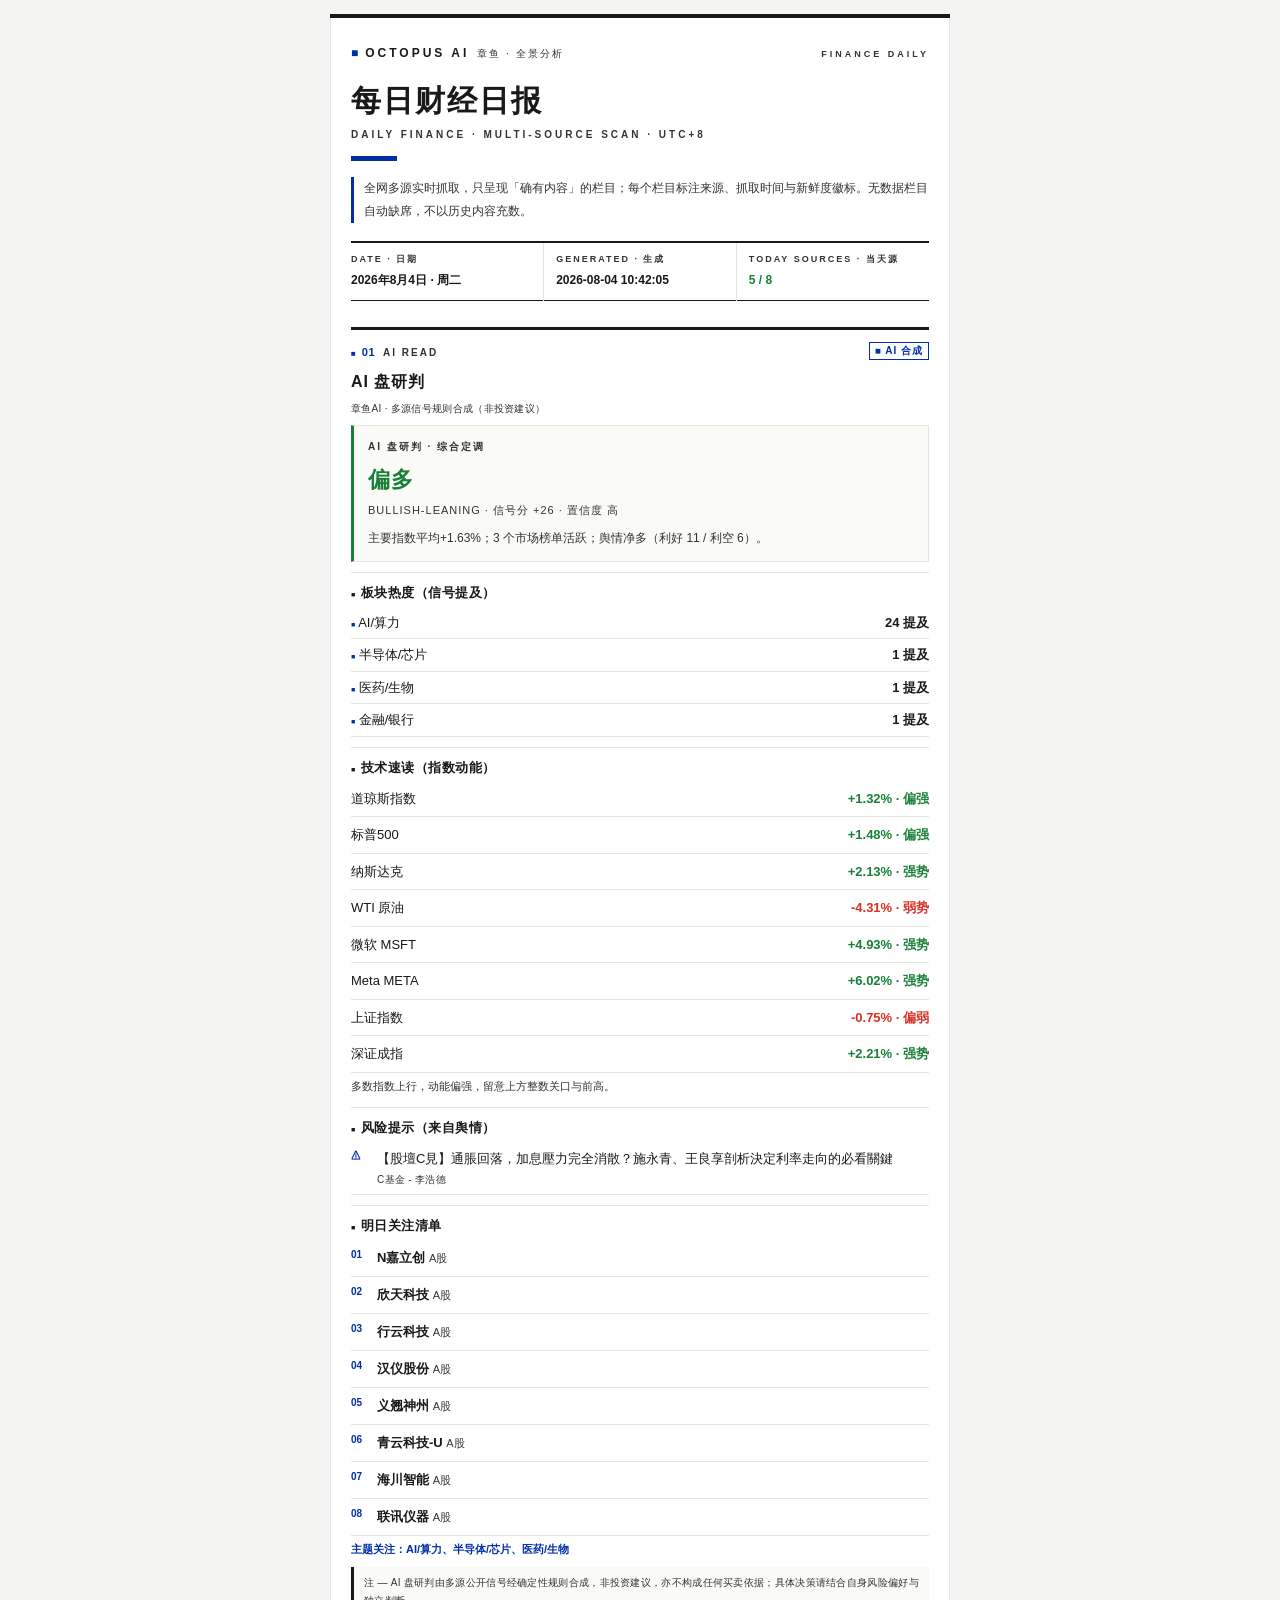
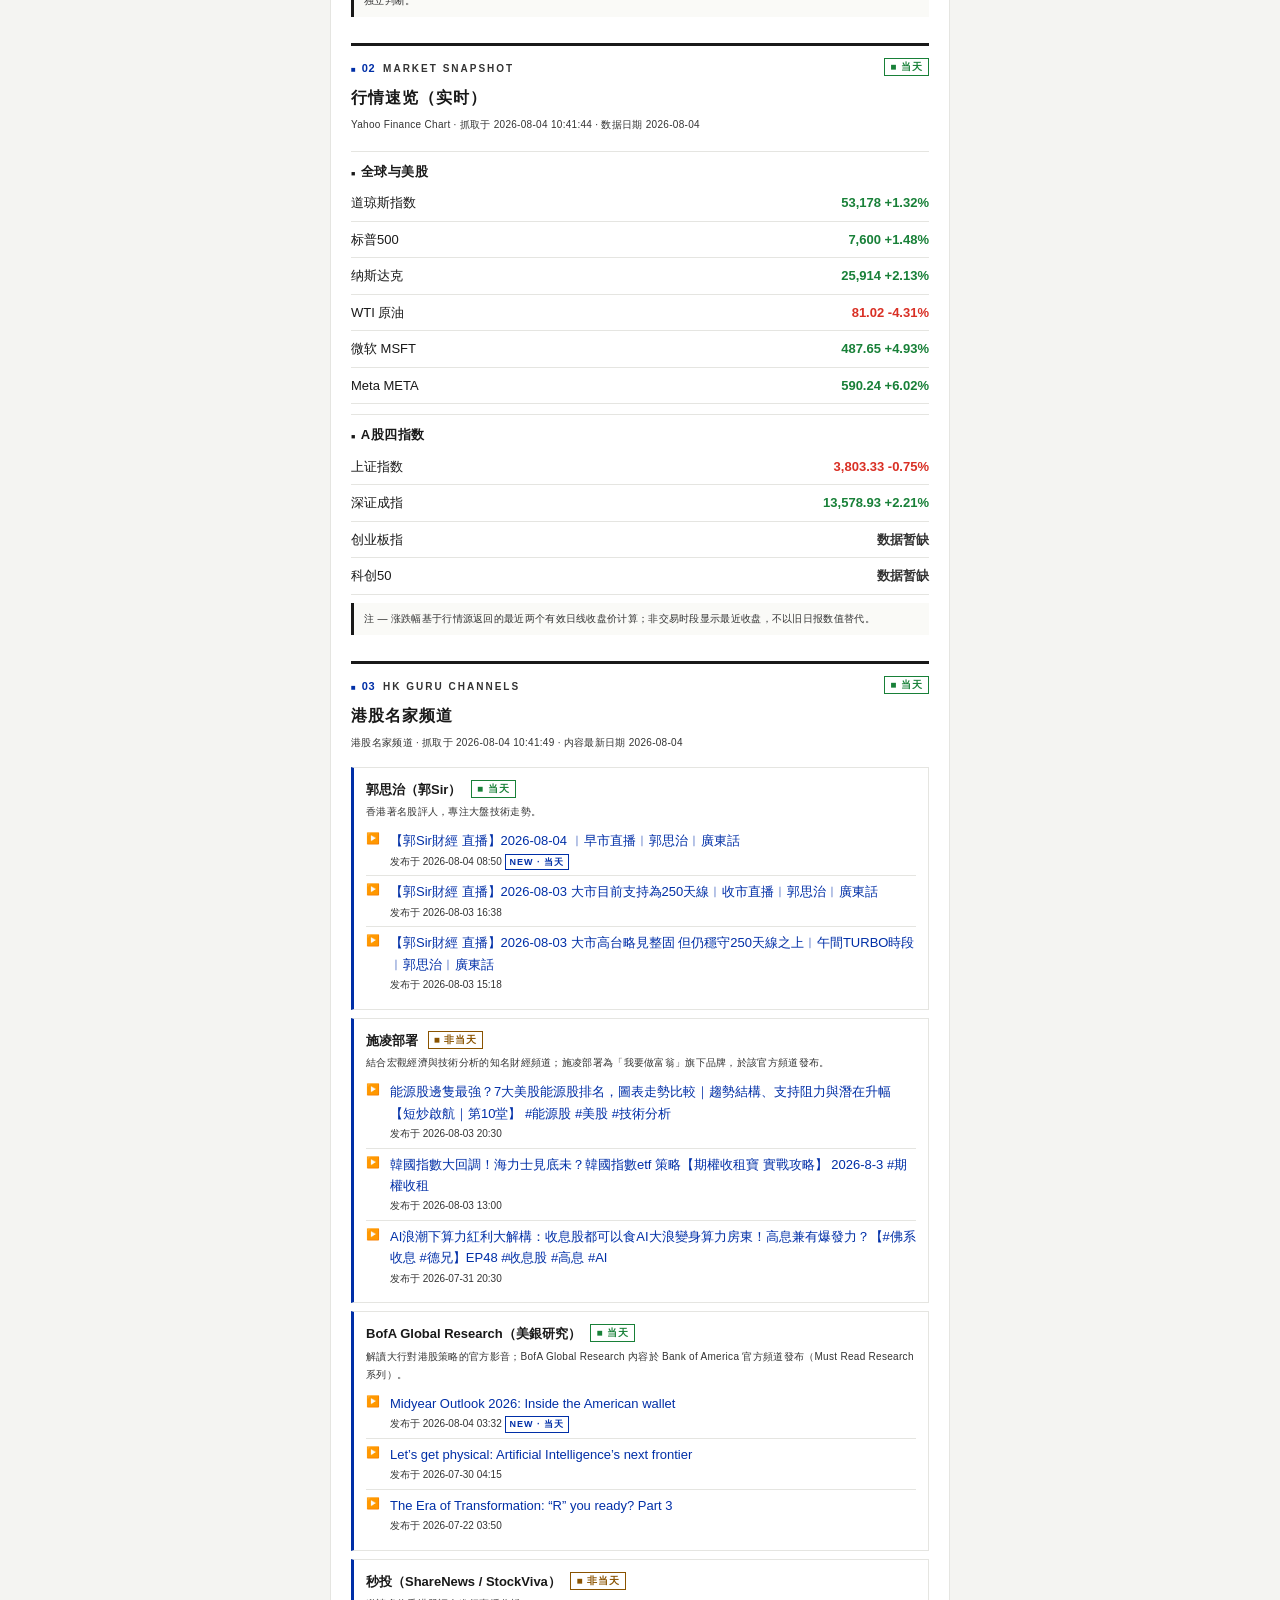
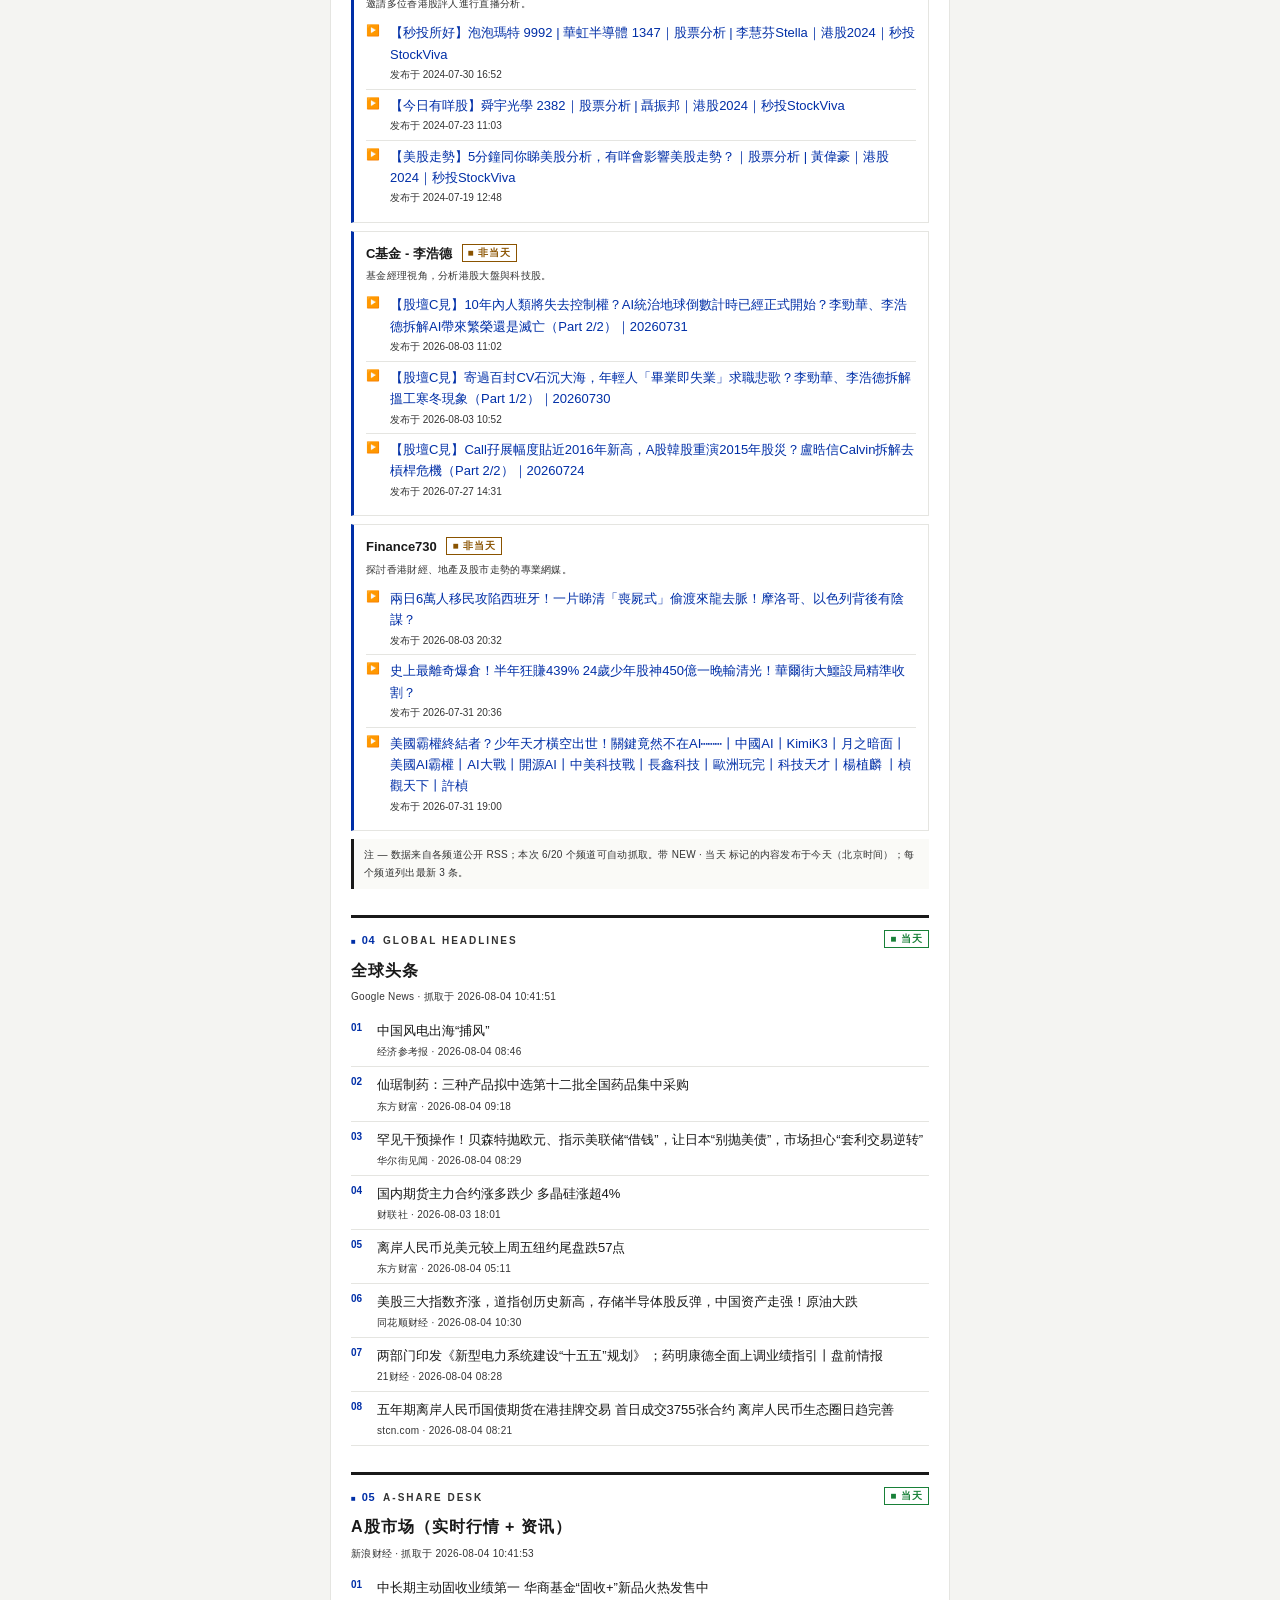
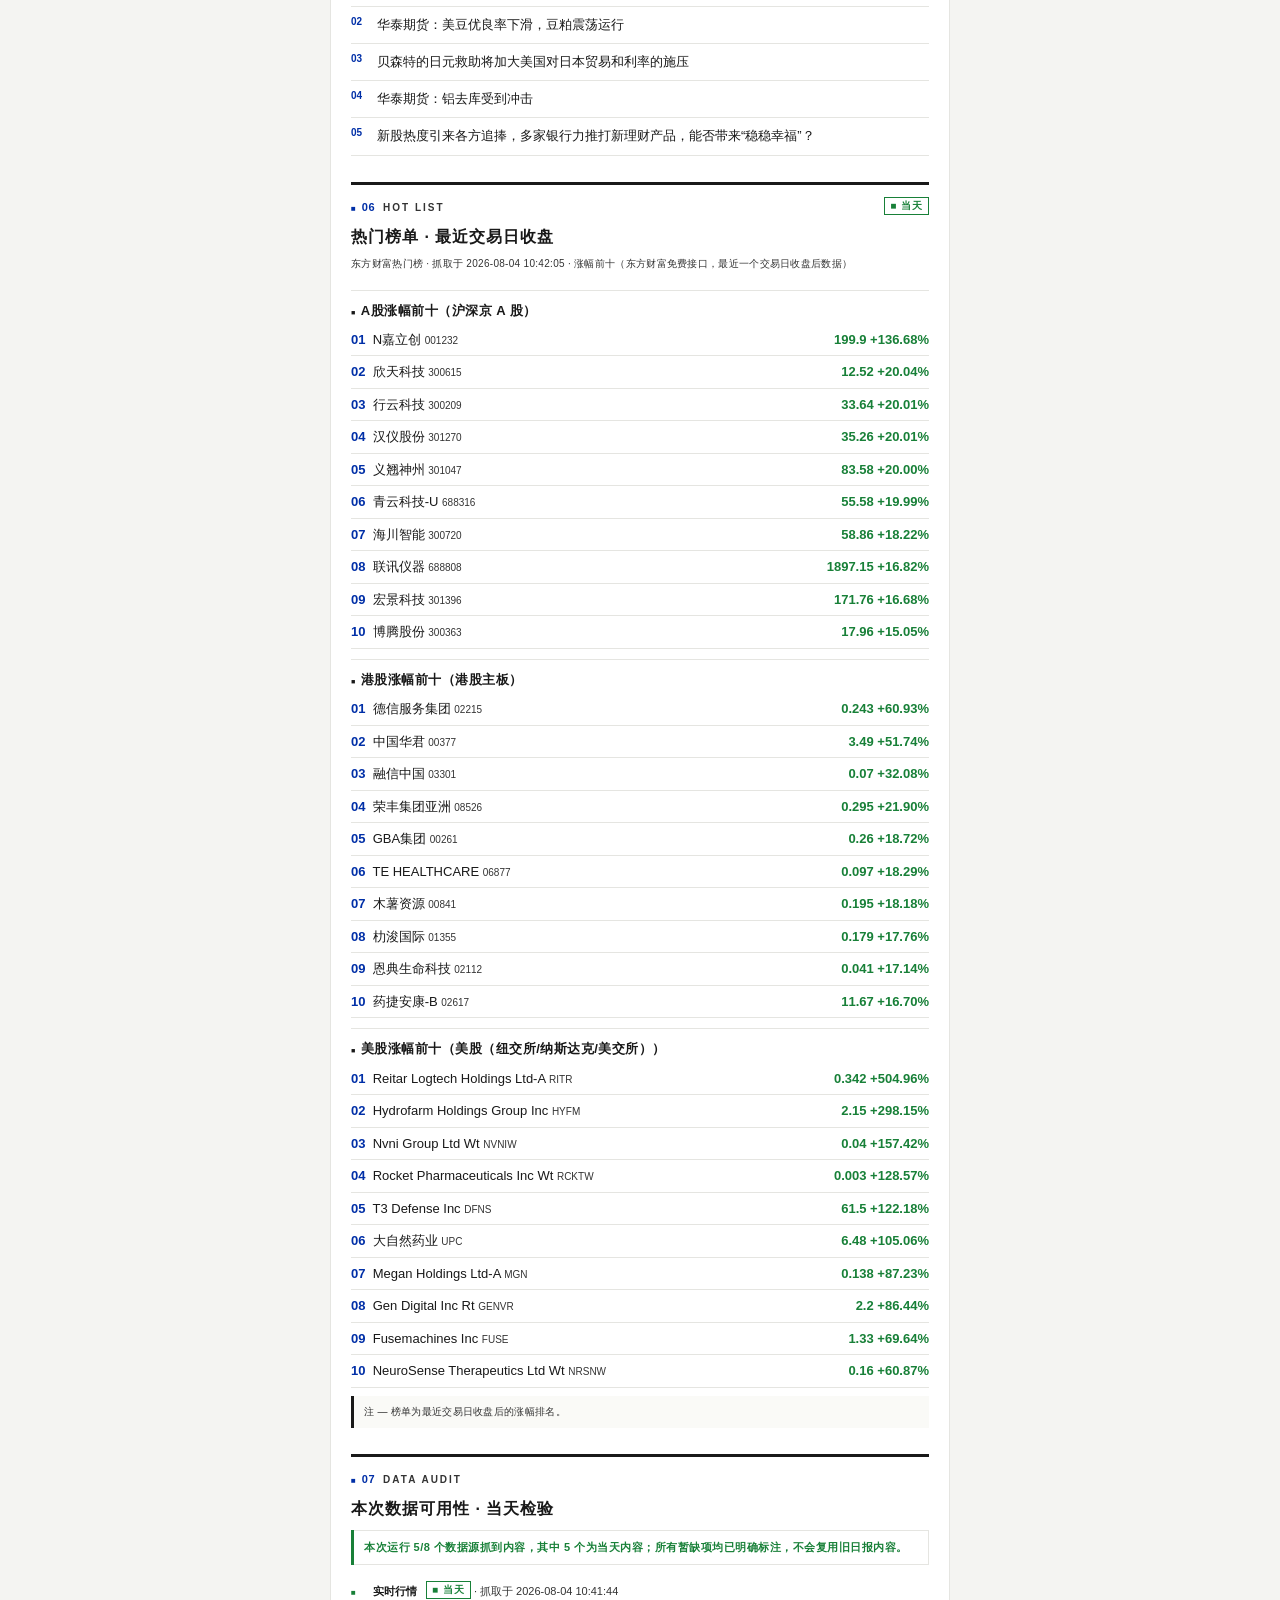
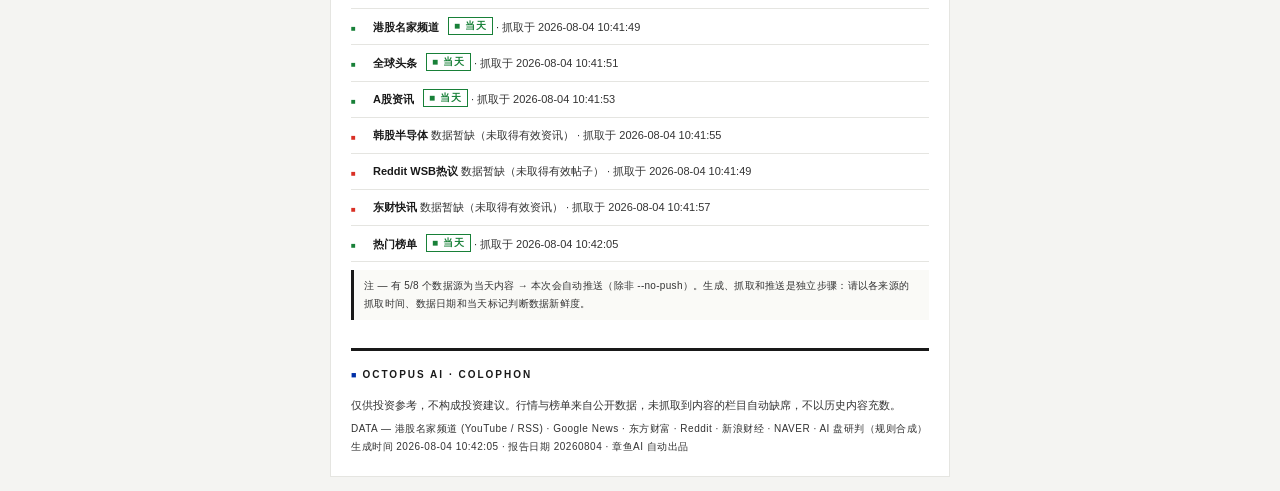
<file: output/daily_report_20260804.html>
<!DOCTYPE html>
<html lang="zh-CN">
<head>
<meta charset="UTF-8">
<meta name="viewport" content="width=device-width,initial-scale=1,maximum-scale=1,user-scalable=no">
<meta name="octopus-report-date" content="20260804">
<meta name="octopus-generated-at" content="2026-08-04 10:42:05">
<meta name="octopus-today-sources" content="5">
<meta name="octopus-total-sources" content="8">
<title>章鱼AI · 每日财经日报</title>
</head>
<body style="margin:0;padding:0;background:#F4F4F2;font-family:Helvetica Neue, Helvetica, -apple-system, Arial, PingFang SC, Hiragino Sans GB, Microsoft YaHei, sans-serif;color:#191919;font-size:14px;line-height:1.8;-webkit-text-size-adjust:100%;">

<table width="100%" cellpadding="0" cellspacing="0" style="border-collapse:collapse;max-width:640px;margin:0 auto;background:#F4F4F2;">
<tr><td style="padding:14px 10px;">

<!-- 纸面（Swiss sheet） -->
<table width="100%" cellpadding="0" cellspacing="0" style="border-collapse:collapse;background:#FFFFFF;border:1px solid #E5E5E1;border-top:4px solid #191919;">
<tr><td style="padding:22px 20px 20px;">

<!-- 刊头 masthead -->
<table width="100%" cellpadding="0" cellspacing="0" style="border-collapse:collapse;">
<tr>
<td valign="bottom"><span style="color:#002FA7;font-size:12px;line-height:1;">■</span><span style="font-size:12px;font-weight:800;color:#191919;letter-spacing:3px;padding-left:7px;">OCTOPUS AI</span><span style="font-size:10px;color:#333;letter-spacing:2px;padding-left:8px;">章鱼 · 全景分析</span></td>
<td align="right" valign="bottom"><span style="font-size:9px;font-weight:700;color:#333;letter-spacing:3px;">FINANCE DAILY</span></td>
</tr>
</table>

<div style="font-size:30px;font-weight:800;color:#191919;letter-spacing:2px;line-height:1.3;padding-top:16px;">每日财经日报</div>
<div style="font-size:10px;font-weight:700;color:#333;letter-spacing:3px;padding-top:6px;">DAILY FINANCE · MULTI-SOURCE SCAN · UTC+8</div>
<div style="border-bottom:5px solid #002FA7;width:46px;margin-top:12px;font-size:0;line-height:0;">&nbsp;</div>

<!-- 导语 standfirst -->
<div style="margin-top:16px;padding-left:10px;border-left:3px solid #002FA7;font-size:12px;color:#333;line-height:1.9;">
全网多源实时抓取，只呈现「确有内容」的栏目；每个栏目标注来源、抓取时间与新鲜度徽标。无数据栏目自动缺席，不以历史内容充数。</div>

<!-- 期号元信息栅格 -->
<table width="100%" cellpadding="0" cellspacing="0" style="border-collapse:collapse;border-top:2px solid #191919;border-bottom:1px solid #191919;margin-top:18px;">
<tr>
<td width="33%" valign="top" style="padding:8px 0;"><div style="padding-left:0;"><div style="font-size:9px;font-weight:700;color:#333;letter-spacing:2px;">DATE · 日期</div><div style="font-size:12px;font-weight:800;color:#191919;padding-top:3px;font-variant-numeric:tabular-nums;">2026年8月4日 · 周二</div></div></td>
<td width="33%" valign="top" style="padding:8px 0;border-left:1px solid #E5E5E1;"><div style="padding-left:12px;"><div style="font-size:9px;font-weight:700;color:#333;letter-spacing:2px;">GENERATED · 生成</div><div style="font-size:12px;font-weight:800;color:#191919;padding-top:3px;font-variant-numeric:tabular-nums;">2026-08-04 10:42:05</div></div></td>
<td width="33%" valign="top" style="padding:8px 0;border-left:1px solid #E5E5E1;"><div style="padding-left:12px;"><div style="font-size:9px;font-weight:700;color:#333;letter-spacing:2px;">TODAY SOURCES · 当天源</div><div style="font-size:12px;font-weight:800;color:#188038;padding-top:3px;font-variant-numeric:tabular-nums;">5 / 8</div></div></td>
</tr>
</table>


<div style="border-top:3px solid #191919;margin-top:26px;padding-top:9px;">
<table width="100%" cellpadding="0" cellspacing="0" style="border-collapse:collapse;">
<tr>
<td valign="bottom"><span style="color:#002FA7;font-size:8px;line-height:1;">■</span><span style="font-size:11px;font-weight:800;color:#002FA7;padding-left:6px;letter-spacing:.5px;">01</span><span style="font-size:10px;font-weight:700;color:#333;letter-spacing:2px;padding-left:8px;">AI READ</span></td>
<td align="right" valign="bottom"><span style="display:inline-block;border:1px solid #002FA7;color:#002FA7;background:#fff;padding:0 5px;margin-left:6px;font-size:10px;font-weight:700;letter-spacing:1px;line-height:16px;vertical-align:2px;">■&nbsp;AI 合成</span></td>
</tr>
</table>
<div style="font-size:16px;font-weight:800;color:#191919;letter-spacing:1px;padding-top:4px;">AI 盘研判</div>
<div style="font-size:10px;color:#333;letter-spacing:.3px;padding:4px 0 8px;line-height:1.6;">章鱼AI · 多源信号规则合成（非投资建议）</div>
<div style="border:1px solid #E5E5E1;border-left:3px solid #188038;background:#FAFAF7;padding:12px 14px;"><div style="font-size:10px;font-weight:700;color:#333;letter-spacing:2px;">AI 盘研判 · 综合定调</div><div style="font-size:22px;font-weight:800;color:#188038;letter-spacing:1px;padding:4px 0 2px;">偏多</div><div style="font-size:11px;color:#333;letter-spacing:1px;">BULLISH-LEANING · 信号分 +26 · 置信度 高</div><div style="font-size:12px;color:#333;line-height:1.85;padding-top:6px;">主要指数平均+1.63%；3 个市场榜单活跃；舆情净多（利好 11 / 利空 6）。</div></div><div style="border-top:1px solid #E5E5E1;margin-top:10px;padding:8px 0 2px;font-size:13px;font-weight:800;color:#191919;letter-spacing:.5px;"><span style="color:#191919;font-size:7px;line-height:1;">■</span><span style="padding-left:5px;">板块热度（信号提及）</span></div><table width="100%" cellpadding="0" cellspacing="0" style="border-collapse:collapse;"><tr><td style="padding:6px 0;border-bottom:1px solid #E5E5E1;font-size:13px;color:#191919;vertical-align:top;line-height:1.5;" width="46%"><span style="color:#002FA7;font-size:7px;line-height:1;">■</span> AI/算力</td><td style="padding:6px 0;border-bottom:1px solid #E5E5E1;font-size:13px;font-weight:700;color:#191919;text-align:right;line-height:1.5;font-variant-numeric:tabular-nums;" width="54%">24 提及</td></tr><tr><td style="padding:6px 0;border-bottom:1px solid #E5E5E1;font-size:13px;color:#191919;vertical-align:top;line-height:1.5;" width="46%"><span style="color:#002FA7;font-size:7px;line-height:1;">■</span> 半导体/芯片</td><td style="padding:6px 0;border-bottom:1px solid #E5E5E1;font-size:13px;font-weight:700;color:#191919;text-align:right;line-height:1.5;font-variant-numeric:tabular-nums;" width="54%">1 提及</td></tr><tr><td style="padding:6px 0;border-bottom:1px solid #E5E5E1;font-size:13px;color:#191919;vertical-align:top;line-height:1.5;" width="46%"><span style="color:#002FA7;font-size:7px;line-height:1;">■</span> 医药/生物</td><td style="padding:6px 0;border-bottom:1px solid #E5E5E1;font-size:13px;font-weight:700;color:#191919;text-align:right;line-height:1.5;font-variant-numeric:tabular-nums;" width="54%">1 提及</td></tr><tr><td style="padding:6px 0;border-bottom:1px solid #E5E5E1;font-size:13px;color:#191919;vertical-align:top;line-height:1.5;" width="46%"><span style="color:#002FA7;font-size:7px;line-height:1;">■</span> 金融/银行</td><td style="padding:6px 0;border-bottom:1px solid #E5E5E1;font-size:13px;font-weight:700;color:#191919;text-align:right;line-height:1.5;font-variant-numeric:tabular-nums;" width="54%">1 提及</td></tr></table><div style="border-top:1px solid #E5E5E1;margin-top:10px;padding:8px 0 2px;font-size:13px;font-weight:800;color:#191919;letter-spacing:.5px;"><span style="color:#191919;font-size:7px;line-height:1;">■</span><span style="padding-left:5px;">技术速读（指数动能）</span></div><table width="100%" cellpadding="0" cellspacing="0" style="border-collapse:collapse;"><tr><td style="padding:8px 0;border-bottom:1px solid #E5E5E1;font-size:13px;color:#191919;vertical-align:top;line-height:1.5;" width="46%">道琼斯指数</td><td style="padding:8px 0;border-bottom:1px solid #E5E5E1;font-size:13px;font-weight:700;color:#188038;text-align:right;line-height:1.5;font-variant-numeric:tabular-nums;" width="54%">+1.32% · 偏强</td></tr><tr><td style="padding:8px 0;border-bottom:1px solid #E5E5E1;font-size:13px;color:#191919;vertical-align:top;line-height:1.5;" width="46%">标普500</td><td style="padding:8px 0;border-bottom:1px solid #E5E5E1;font-size:13px;font-weight:700;color:#188038;text-align:right;line-height:1.5;font-variant-numeric:tabular-nums;" width="54%">+1.48% · 偏强</td></tr><tr><td style="padding:8px 0;border-bottom:1px solid #E5E5E1;font-size:13px;color:#191919;vertical-align:top;line-height:1.5;" width="46%">纳斯达克</td><td style="padding:8px 0;border-bottom:1px solid #E5E5E1;font-size:13px;font-weight:700;color:#188038;text-align:right;line-height:1.5;font-variant-numeric:tabular-nums;" width="54%">+2.13% · 强势</td></tr><tr><td style="padding:8px 0;border-bottom:1px solid #E5E5E1;font-size:13px;color:#191919;vertical-align:top;line-height:1.5;" width="46%">WTI 原油</td><td style="padding:8px 0;border-bottom:1px solid #E5E5E1;font-size:13px;font-weight:700;color:#d93025;text-align:right;line-height:1.5;font-variant-numeric:tabular-nums;" width="54%">-4.31% · 弱势</td></tr><tr><td style="padding:8px 0;border-bottom:1px solid #E5E5E1;font-size:13px;color:#191919;vertical-align:top;line-height:1.5;" width="46%">微软 MSFT</td><td style="padding:8px 0;border-bottom:1px solid #E5E5E1;font-size:13px;font-weight:700;color:#188038;text-align:right;line-height:1.5;font-variant-numeric:tabular-nums;" width="54%">+4.93% · 强势</td></tr><tr><td style="padding:8px 0;border-bottom:1px solid #E5E5E1;font-size:13px;color:#191919;vertical-align:top;line-height:1.5;" width="46%">Meta META</td><td style="padding:8px 0;border-bottom:1px solid #E5E5E1;font-size:13px;font-weight:700;color:#188038;text-align:right;line-height:1.5;font-variant-numeric:tabular-nums;" width="54%">+6.02% · 强势</td></tr><tr><td style="padding:8px 0;border-bottom:1px solid #E5E5E1;font-size:13px;color:#191919;vertical-align:top;line-height:1.5;" width="46%">上证指数</td><td style="padding:8px 0;border-bottom:1px solid #E5E5E1;font-size:13px;font-weight:700;color:#d93025;text-align:right;line-height:1.5;font-variant-numeric:tabular-nums;" width="54%">-0.75% · 偏弱</td></tr><tr><td style="padding:8px 0;border-bottom:1px solid #E5E5E1;font-size:13px;color:#191919;vertical-align:top;line-height:1.5;" width="46%">深证成指</td><td style="padding:8px 0;border-bottom:1px solid #E5E5E1;font-size:13px;font-weight:700;color:#188038;text-align:right;line-height:1.5;font-variant-numeric:tabular-nums;" width="54%">+2.21% · 强势</td></tr></table><div style="font-size:11px;color:#333;padding-top:4px;line-height:1.8;">多数指数上行，动能偏强，留意上方整数关口与前高。</div><div style="border-top:1px solid #E5E5E1;margin-top:10px;padding:8px 0 2px;font-size:13px;font-weight:800;color:#191919;letter-spacing:.5px;"><span style="color:#191919;font-size:7px;line-height:1;">■</span><span style="padding-left:5px;">风险提示（来自舆情）</span></div><table width="100%" cellpadding="0" cellspacing="0" style="border-collapse:collapse;"><tr><td width="26" valign="top" style="padding:7px 0;border-bottom:1px solid #E5E5E1;font-size:10px;font-weight:800;color:#002FA7;line-height:1.6;">⚠</td><td style="padding:7px 0;border-bottom:1px solid #E5E5E1;font-size:13px;color:#191919;line-height:1.7;">【股壇C見】通脹回落，加息壓力完全消散？施永青、王良享剖析決定利率走向的必看關鍵<div style="font-size:10px;color:#333;letter-spacing:.3px;padding-top:2px;line-height:1.5;">C基金 - 李浩德</div></td></tr></table><div style="border-top:1px solid #E5E5E1;margin-top:10px;padding:8px 0 2px;font-size:13px;font-weight:800;color:#191919;letter-spacing:.5px;"><span style="color:#191919;font-size:7px;line-height:1;">■</span><span style="padding-left:5px;">明日关注清单</span></div><table width="100%" cellpadding="0" cellspacing="0" style="border-collapse:collapse;"><tr><td width="26" valign="top" style="padding:7px 0;border-bottom:1px solid #E5E5E1;font-size:10px;font-weight:800;color:#002FA7;line-height:1.6;">01</td><td style="padding:7px 0;border-bottom:1px solid #E5E5E1;font-size:13px;color:#191919;line-height:1.7;"><b>N嘉立创</b> <span style="color:#333;font-size:11px;">A股</span></td></tr></table><table width="100%" cellpadding="0" cellspacing="0" style="border-collapse:collapse;"><tr><td width="26" valign="top" style="padding:7px 0;border-bottom:1px solid #E5E5E1;font-size:10px;font-weight:800;color:#002FA7;line-height:1.6;">02</td><td style="padding:7px 0;border-bottom:1px solid #E5E5E1;font-size:13px;color:#191919;line-height:1.7;"><b>欣天科技</b> <span style="color:#333;font-size:11px;">A股</span></td></tr></table><table width="100%" cellpadding="0" cellspacing="0" style="border-collapse:collapse;"><tr><td width="26" valign="top" style="padding:7px 0;border-bottom:1px solid #E5E5E1;font-size:10px;font-weight:800;color:#002FA7;line-height:1.6;">03</td><td style="padding:7px 0;border-bottom:1px solid #E5E5E1;font-size:13px;color:#191919;line-height:1.7;"><b>行云科技</b> <span style="color:#333;font-size:11px;">A股</span></td></tr></table><table width="100%" cellpadding="0" cellspacing="0" style="border-collapse:collapse;"><tr><td width="26" valign="top" style="padding:7px 0;border-bottom:1px solid #E5E5E1;font-size:10px;font-weight:800;color:#002FA7;line-height:1.6;">04</td><td style="padding:7px 0;border-bottom:1px solid #E5E5E1;font-size:13px;color:#191919;line-height:1.7;"><b>汉仪股份</b> <span style="color:#333;font-size:11px;">A股</span></td></tr></table><table width="100%" cellpadding="0" cellspacing="0" style="border-collapse:collapse;"><tr><td width="26" valign="top" style="padding:7px 0;border-bottom:1px solid #E5E5E1;font-size:10px;font-weight:800;color:#002FA7;line-height:1.6;">05</td><td style="padding:7px 0;border-bottom:1px solid #E5E5E1;font-size:13px;color:#191919;line-height:1.7;"><b>义翘神州</b> <span style="color:#333;font-size:11px;">A股</span></td></tr></table><table width="100%" cellpadding="0" cellspacing="0" style="border-collapse:collapse;"><tr><td width="26" valign="top" style="padding:7px 0;border-bottom:1px solid #E5E5E1;font-size:10px;font-weight:800;color:#002FA7;line-height:1.6;">06</td><td style="padding:7px 0;border-bottom:1px solid #E5E5E1;font-size:13px;color:#191919;line-height:1.7;"><b>青云科技-U</b> <span style="color:#333;font-size:11px;">A股</span></td></tr></table><table width="100%" cellpadding="0" cellspacing="0" style="border-collapse:collapse;"><tr><td width="26" valign="top" style="padding:7px 0;border-bottom:1px solid #E5E5E1;font-size:10px;font-weight:800;color:#002FA7;line-height:1.6;">07</td><td style="padding:7px 0;border-bottom:1px solid #E5E5E1;font-size:13px;color:#191919;line-height:1.7;"><b>海川智能</b> <span style="color:#333;font-size:11px;">A股</span></td></tr></table><table width="100%" cellpadding="0" cellspacing="0" style="border-collapse:collapse;"><tr><td width="26" valign="top" style="padding:7px 0;border-bottom:1px solid #E5E5E1;font-size:10px;font-weight:800;color:#002FA7;line-height:1.6;">08</td><td style="padding:7px 0;border-bottom:1px solid #E5E5E1;font-size:13px;color:#191919;line-height:1.7;"><b>联讯仪器</b> <span style="color:#333;font-size:11px;">A股</span></td></tr></table><div style="font-size:11px;color:#002FA7;padding-top:4px;font-weight:700;line-height:1.7;">主题关注：AI/算力、半导体/芯片、医药/生物</div><table width="100%" cellpadding="0" cellspacing="0" style="border-collapse:collapse;margin-top:8px;background:#FAFAF7;border-left:3px solid #191919;"><tr><td style="padding:7px 10px;font-size:10px;color:#333;line-height:1.8;letter-spacing:.3px;">注&nbsp;—&nbsp;AI 盘研判由多源公开信号经确定性规则合成，非投资建议，亦不构成任何买卖依据；具体决策请结合自身风险偏好与独立判断。</td></tr></table>
</div>
<div style="border-top:3px solid #191919;margin-top:26px;padding-top:9px;">
<table width="100%" cellpadding="0" cellspacing="0" style="border-collapse:collapse;">
<tr>
<td valign="bottom"><span style="color:#002FA7;font-size:8px;line-height:1;">■</span><span style="font-size:11px;font-weight:800;color:#002FA7;padding-left:6px;letter-spacing:.5px;">02</span><span style="font-size:10px;font-weight:700;color:#333;letter-spacing:2px;padding-left:8px;">MARKET SNAPSHOT</span></td>
<td align="right" valign="bottom"><span style="display:inline-block;border:1px solid #188038;color:#188038;background:#fff;padding:0 5px;margin-left:6px;font-size:10px;font-weight:700;letter-spacing:1px;line-height:16px;vertical-align:2px;">■&nbsp;当天</span></td>
</tr>
</table>
<div style="font-size:16px;font-weight:800;color:#191919;letter-spacing:1px;padding-top:4px;">行情速览（实时）</div>
<div style="font-size:10px;color:#333;letter-spacing:.3px;padding:4px 0 8px;line-height:1.6;">Yahoo Finance Chart · 抓取于 2026-08-04 10:41:44 · 数据日期 2026-08-04</div>
<div style="border-top:1px solid #E5E5E1;margin-top:10px;padding:8px 0 2px;font-size:13px;font-weight:800;color:#191919;letter-spacing:.5px;"><span style="color:#191919;font-size:7px;line-height:1;">■</span><span style="padding-left:5px;">全球与美股</span></div><table width="100%" cellpadding="0" cellspacing="0" style="border-collapse:collapse;"><tr><td style="padding:8px 0;border-bottom:1px solid #E5E5E1;font-size:13px;color:#191919;vertical-align:top;line-height:1.5;" width="46%">道琼斯指数</td><td style="padding:8px 0;border-bottom:1px solid #E5E5E1;font-size:13px;font-weight:700;color:#188038;text-align:right;line-height:1.5;font-variant-numeric:tabular-nums;" width="54%"><span style="color:#188038;">53,178 +1.32%</span></td></tr><tr><td style="padding:8px 0;border-bottom:1px solid #E5E5E1;font-size:13px;color:#191919;vertical-align:top;line-height:1.5;" width="46%">标普500</td><td style="padding:8px 0;border-bottom:1px solid #E5E5E1;font-size:13px;font-weight:700;color:#188038;text-align:right;line-height:1.5;font-variant-numeric:tabular-nums;" width="54%"><span style="color:#188038;">7,600 +1.48%</span></td></tr><tr><td style="padding:8px 0;border-bottom:1px solid #E5E5E1;font-size:13px;color:#191919;vertical-align:top;line-height:1.5;" width="46%">纳斯达克</td><td style="padding:8px 0;border-bottom:1px solid #E5E5E1;font-size:13px;font-weight:700;color:#188038;text-align:right;line-height:1.5;font-variant-numeric:tabular-nums;" width="54%"><span style="color:#188038;">25,914 +2.13%</span></td></tr><tr><td style="padding:8px 0;border-bottom:1px solid #E5E5E1;font-size:13px;color:#191919;vertical-align:top;line-height:1.5;" width="46%">WTI 原油</td><td style="padding:8px 0;border-bottom:1px solid #E5E5E1;font-size:13px;font-weight:700;color:#d93025;text-align:right;line-height:1.5;font-variant-numeric:tabular-nums;" width="54%"><span style="color:#d93025;">81.02 -4.31%</span></td></tr><tr><td style="padding:8px 0;border-bottom:1px solid #E5E5E1;font-size:13px;color:#191919;vertical-align:top;line-height:1.5;" width="46%">微软 MSFT</td><td style="padding:8px 0;border-bottom:1px solid #E5E5E1;font-size:13px;font-weight:700;color:#188038;text-align:right;line-height:1.5;font-variant-numeric:tabular-nums;" width="54%"><span style="color:#188038;">487.65 +4.93%</span></td></tr><tr><td style="padding:8px 0;border-bottom:1px solid #E5E5E1;font-size:13px;color:#191919;vertical-align:top;line-height:1.5;" width="46%">Meta META</td><td style="padding:8px 0;border-bottom:1px solid #E5E5E1;font-size:13px;font-weight:700;color:#188038;text-align:right;line-height:1.5;font-variant-numeric:tabular-nums;" width="54%"><span style="color:#188038;">590.24 +6.02%</span></td></tr></table><div style="border-top:1px solid #E5E5E1;margin-top:10px;padding:8px 0 2px;font-size:13px;font-weight:800;color:#191919;letter-spacing:.5px;"><span style="color:#191919;font-size:7px;line-height:1;">■</span><span style="padding-left:5px;">A股四指数</span></div><table width="100%" cellpadding="0" cellspacing="0" style="border-collapse:collapse;"><tr><td style="padding:8px 0;border-bottom:1px solid #E5E5E1;font-size:13px;color:#191919;vertical-align:top;line-height:1.5;" width="46%">上证指数</td><td style="padding:8px 0;border-bottom:1px solid #E5E5E1;font-size:13px;font-weight:700;color:#d93025;text-align:right;line-height:1.5;font-variant-numeric:tabular-nums;" width="54%"><span style="color:#d93025;">3,803.33 -0.75%</span></td></tr><tr><td style="padding:8px 0;border-bottom:1px solid #E5E5E1;font-size:13px;color:#191919;vertical-align:top;line-height:1.5;" width="46%">深证成指</td><td style="padding:8px 0;border-bottom:1px solid #E5E5E1;font-size:13px;font-weight:700;color:#188038;text-align:right;line-height:1.5;font-variant-numeric:tabular-nums;" width="54%"><span style="color:#188038;">13,578.93 +2.21%</span></td></tr><tr><td style="padding:8px 0;border-bottom:1px solid #E5E5E1;font-size:13px;color:#191919;vertical-align:top;line-height:1.5;" width="46%">创业板指</td><td style="padding:8px 0;border-bottom:1px solid #E5E5E1;font-size:13px;font-weight:700;color:#333;text-align:right;line-height:1.5;font-variant-numeric:tabular-nums;" width="54%"><span style="color:#333;">数据暂缺</span></td></tr><tr><td style="padding:8px 0;border-bottom:1px solid #E5E5E1;font-size:13px;color:#191919;vertical-align:top;line-height:1.5;" width="46%">科创50</td><td style="padding:8px 0;border-bottom:1px solid #E5E5E1;font-size:13px;font-weight:700;color:#333;text-align:right;line-height:1.5;font-variant-numeric:tabular-nums;" width="54%"><span style="color:#333;">数据暂缺</span></td></tr></table><table width="100%" cellpadding="0" cellspacing="0" style="border-collapse:collapse;margin-top:8px;background:#FAFAF7;border-left:3px solid #191919;"><tr><td style="padding:7px 10px;font-size:10px;color:#333;line-height:1.8;letter-spacing:.3px;">注&nbsp;—&nbsp;涨跌幅基于行情源返回的最近两个有效日线收盘价计算；非交易时段显示最近收盘，不以旧日报数值替代。</td></tr></table>
</div>
<div style="border-top:3px solid #191919;margin-top:26px;padding-top:9px;">
<table width="100%" cellpadding="0" cellspacing="0" style="border-collapse:collapse;">
<tr>
<td valign="bottom"><span style="color:#002FA7;font-size:8px;line-height:1;">■</span><span style="font-size:11px;font-weight:800;color:#002FA7;padding-left:6px;letter-spacing:.5px;">03</span><span style="font-size:10px;font-weight:700;color:#333;letter-spacing:2px;padding-left:8px;">HK GURU CHANNELS</span></td>
<td align="right" valign="bottom"><span style="display:inline-block;border:1px solid #188038;color:#188038;background:#fff;padding:0 5px;margin-left:6px;font-size:10px;font-weight:700;letter-spacing:1px;line-height:16px;vertical-align:2px;">■&nbsp;当天</span></td>
</tr>
</table>
<div style="font-size:16px;font-weight:800;color:#191919;letter-spacing:1px;padding-top:4px;">港股名家频道</div>
<div style="font-size:10px;color:#333;letter-spacing:.3px;padding:4px 0 8px;line-height:1.6;">港股名家频道 · 抓取于 2026-08-04 10:41:49 · 内容最新日期 2026-08-04</div>
<div style="margin:8px 0;border:1px solid #E5E5E1;border-left:3px solid #002FA7;padding:10px 12px;">
<div style="font-size:13px;font-weight:800;color:#191919;">
<a href="https://www.youtube.com/@KwokSirFinance" style="color:#191919;text-decoration:none;">郭思治（郭Sir）</a> <span style="display:inline-block;border:1px solid #188038;color:#188038;background:#fff;padding:0 5px;margin-left:6px;font-size:10px;font-weight:700;letter-spacing:1px;line-height:16px;vertical-align:2px;">■&nbsp;当天</span>
</div>
<div style="font-size:10px;color:#333;padding:2px 0 4px;letter-spacing:.3px;">香港著名股評人，專注大盤技術走勢。</div>
<table width="100%" cellpadding="0" cellspacing="0" style="border-collapse:collapse;"><tr><td width="24" valign="top" style="padding:5px 0;border-bottom:1px solid #E5E5E1;font-size:11px;line-height:1.6;">▶️</td><td style="padding:5px 0;border-bottom:1px solid #E5E5E1;font-size:13px;color:#191919;line-height:1.65;"><a href="https://www.youtube.com/watch?v=wiGXUpWSNTw" style="color:#002FA7;text-decoration:none;">【郭Sir財經 直播】2026-08-04 ︱早市直播︱郭思治︱廣東話</a><div style="font-size:10px;color:#333;padding-top:2px;">发布于 2026-08-04 08:50 <span style="display:inline-block;border:1px solid #002FA7;color:#002FA7;padding:0 4px;font-size:9px;font-weight:700;letter-spacing:1px;background:#fff;">NEW · 当天</span></div></td></tr></table><table width="100%" cellpadding="0" cellspacing="0" style="border-collapse:collapse;"><tr><td width="24" valign="top" style="padding:5px 0;border-bottom:1px solid #E5E5E1;font-size:11px;line-height:1.6;">▶️</td><td style="padding:5px 0;border-bottom:1px solid #E5E5E1;font-size:13px;color:#191919;line-height:1.65;"><a href="https://www.youtube.com/watch?v=S9wihlcto3A" style="color:#002FA7;text-decoration:none;">【郭Sir財經 直播】2026-08-03 大市目前支持為250天線︱收市直播︱郭思治︱廣東話</a><div style="font-size:10px;color:#333;padding-top:2px;">发布于 2026-08-03 16:38</div></td></tr></table><table width="100%" cellpadding="0" cellspacing="0" style="border-collapse:collapse;"><tr><td width="24" valign="top" style="padding:5px 0;font-size:11px;line-height:1.6;">▶️</td><td style="padding:5px 0;font-size:13px;color:#191919;line-height:1.65;"><a href="https://www.youtube.com/watch?v=MGnBwi-81bA" style="color:#002FA7;text-decoration:none;">【郭Sir財經 直播】2026-08-03 大市高台略見整固 但仍穩守250天線之上︱午間TURBO時段︱郭思治︱廣東話</a><div style="font-size:10px;color:#333;padding-top:2px;">发布于 2026-08-03 15:18</div></td></tr></table>
</div><div style="margin:8px 0;border:1px solid #E5E5E1;border-left:3px solid #002FA7;padding:10px 12px;">
<div style="font-size:13px;font-weight:800;color:#191919;">
<a href="https://www.youtube.com/@Money-Tab" style="color:#191919;text-decoration:none;">施凌部署</a> <span style="display:inline-block;border:1px solid #8a5300;color:#8a5300;background:#fff;padding:0 5px;margin-left:6px;font-size:10px;font-weight:700;letter-spacing:1px;line-height:16px;vertical-align:2px;">■&nbsp;非当天</span>
</div>
<div style="font-size:10px;color:#333;padding:2px 0 4px;letter-spacing:.3px;">結合宏觀經濟與技術分析的知名財經頻道；施凌部署為「我要做富翁」旗下品牌，於該官方頻道發布。</div>
<table width="100%" cellpadding="0" cellspacing="0" style="border-collapse:collapse;"><tr><td width="24" valign="top" style="padding:5px 0;border-bottom:1px solid #E5E5E1;font-size:11px;line-height:1.6;">▶️</td><td style="padding:5px 0;border-bottom:1px solid #E5E5E1;font-size:13px;color:#191919;line-height:1.65;"><a href="https://www.youtube.com/watch?v=9WpK-c7PqBc" style="color:#002FA7;text-decoration:none;">能源股邊隻最強？7大美股能源股排名，圖表走勢比較｜趨勢結構、支持阻力與潛在升幅【短炒啟航｜第10堂】 #能源股 #美股 #技術分析</a><div style="font-size:10px;color:#333;padding-top:2px;">发布于 2026-08-03 20:30</div></td></tr></table><table width="100%" cellpadding="0" cellspacing="0" style="border-collapse:collapse;"><tr><td width="24" valign="top" style="padding:5px 0;border-bottom:1px solid #E5E5E1;font-size:11px;line-height:1.6;">▶️</td><td style="padding:5px 0;border-bottom:1px solid #E5E5E1;font-size:13px;color:#191919;line-height:1.65;"><a href="https://www.youtube.com/watch?v=rcWg6hOAKCA" style="color:#002FA7;text-decoration:none;">韓國指數大回調！海力士見底未？韓國指數etf 策略【期權收租寶 實戰攻略】 2026-8-3 #期權收租</a><div style="font-size:10px;color:#333;padding-top:2px;">发布于 2026-08-03 13:00</div></td></tr></table><table width="100%" cellpadding="0" cellspacing="0" style="border-collapse:collapse;"><tr><td width="24" valign="top" style="padding:5px 0;font-size:11px;line-height:1.6;">▶️</td><td style="padding:5px 0;font-size:13px;color:#191919;line-height:1.65;"><a href="https://www.youtube.com/watch?v=ECNPLpBrahM" style="color:#002FA7;text-decoration:none;">AI浪潮下算力紅利大解構：收息股都可以食AI大浪變身算力房東！高息兼有爆發力？【#佛系收息 #德兄】EP48 #收息股 #高息 #AI</a><div style="font-size:10px;color:#333;padding-top:2px;">发布于 2026-07-31 20:30</div></td></tr></table>
</div><div style="margin:8px 0;border:1px solid #E5E5E1;border-left:3px solid #002FA7;padding:10px 12px;">
<div style="font-size:13px;font-weight:800;color:#191919;">
<a href="https://www.youtube.com/@BankofAmerica" style="color:#191919;text-decoration:none;">BofA Global Research（美銀研究）</a> <span style="display:inline-block;border:1px solid #188038;color:#188038;background:#fff;padding:0 5px;margin-left:6px;font-size:10px;font-weight:700;letter-spacing:1px;line-height:16px;vertical-align:2px;">■&nbsp;当天</span>
</div>
<div style="font-size:10px;color:#333;padding:2px 0 4px;letter-spacing:.3px;">解讀大行對港股策略的官方影音；BofA Global Research 內容於 Bank of America 官方頻道發布（Must Read Research 系列）。</div>
<table width="100%" cellpadding="0" cellspacing="0" style="border-collapse:collapse;"><tr><td width="24" valign="top" style="padding:5px 0;border-bottom:1px solid #E5E5E1;font-size:11px;line-height:1.6;">▶️</td><td style="padding:5px 0;border-bottom:1px solid #E5E5E1;font-size:13px;color:#191919;line-height:1.65;"><a href="https://www.youtube.com/watch?v=UerlKiKBUZw" style="color:#002FA7;text-decoration:none;">Midyear Outlook 2026: Inside the American wallet</a><div style="font-size:10px;color:#333;padding-top:2px;">发布于 2026-08-04 03:32 <span style="display:inline-block;border:1px solid #002FA7;color:#002FA7;padding:0 4px;font-size:9px;font-weight:700;letter-spacing:1px;background:#fff;">NEW · 当天</span></div></td></tr></table><table width="100%" cellpadding="0" cellspacing="0" style="border-collapse:collapse;"><tr><td width="24" valign="top" style="padding:5px 0;border-bottom:1px solid #E5E5E1;font-size:11px;line-height:1.6;">▶️</td><td style="padding:5px 0;border-bottom:1px solid #E5E5E1;font-size:13px;color:#191919;line-height:1.65;"><a href="https://www.youtube.com/watch?v=nU6Uy-kJJkg" style="color:#002FA7;text-decoration:none;">Let’s get physical: Artificial Intelligence’s next frontier</a><div style="font-size:10px;color:#333;padding-top:2px;">发布于 2026-07-30 04:15</div></td></tr></table><table width="100%" cellpadding="0" cellspacing="0" style="border-collapse:collapse;"><tr><td width="24" valign="top" style="padding:5px 0;font-size:11px;line-height:1.6;">▶️</td><td style="padding:5px 0;font-size:13px;color:#191919;line-height:1.65;"><a href="https://www.youtube.com/watch?v=rtoDm7k5Mwk" style="color:#002FA7;text-decoration:none;">The Era of Transformation: “R” you ready? Part 3</a><div style="font-size:10px;color:#333;padding-top:2px;">发布于 2026-07-22 03:50</div></td></tr></table>
</div><div style="margin:8px 0;border:1px solid #E5E5E1;border-left:3px solid #002FA7;padding:10px 12px;">
<div style="font-size:13px;font-weight:800;color:#191919;">
<a href="https://www.youtube.com/@StockViva" style="color:#191919;text-decoration:none;">秒投（ShareNews / StockViva）</a> <span style="display:inline-block;border:1px solid #8a5300;color:#8a5300;background:#fff;padding:0 5px;margin-left:6px;font-size:10px;font-weight:700;letter-spacing:1px;line-height:16px;vertical-align:2px;">■&nbsp;非当天</span>
</div>
<div style="font-size:10px;color:#333;padding:2px 0 4px;letter-spacing:.3px;">邀請多位香港股評人進行直播分析。</div>
<table width="100%" cellpadding="0" cellspacing="0" style="border-collapse:collapse;"><tr><td width="24" valign="top" style="padding:5px 0;border-bottom:1px solid #E5E5E1;font-size:11px;line-height:1.6;">▶️</td><td style="padding:5px 0;border-bottom:1px solid #E5E5E1;font-size:13px;color:#191919;line-height:1.65;"><a href="https://www.youtube.com/watch?v=fNRKN3J5N9s" style="color:#002FA7;text-decoration:none;">【秒投所好】泡泡瑪特 9992 | 華虹半導體 1347｜股票分析 | 李慧芬Stella｜港股2024｜秒投StockViva</a><div style="font-size:10px;color:#333;padding-top:2px;">发布于 2024-07-30 16:52</div></td></tr></table><table width="100%" cellpadding="0" cellspacing="0" style="border-collapse:collapse;"><tr><td width="24" valign="top" style="padding:5px 0;border-bottom:1px solid #E5E5E1;font-size:11px;line-height:1.6;">▶️</td><td style="padding:5px 0;border-bottom:1px solid #E5E5E1;font-size:13px;color:#191919;line-height:1.65;"><a href="https://www.youtube.com/watch?v=t5JAdZBk9ds" style="color:#002FA7;text-decoration:none;">【今日有咩股】舜宇光學 2382｜股票分析 | 聶振邦｜港股2024｜秒投StockViva</a><div style="font-size:10px;color:#333;padding-top:2px;">发布于 2024-07-23 11:03</div></td></tr></table><table width="100%" cellpadding="0" cellspacing="0" style="border-collapse:collapse;"><tr><td width="24" valign="top" style="padding:5px 0;font-size:11px;line-height:1.6;">▶️</td><td style="padding:5px 0;font-size:13px;color:#191919;line-height:1.65;"><a href="https://www.youtube.com/watch?v=obux3gxyYHQ" style="color:#002FA7;text-decoration:none;">【美股走勢】5分鐘同你睇美股分析，有咩會影響美股走勢？｜股票分析 | 黃偉豪｜港股2024｜秒投StockViva</a><div style="font-size:10px;color:#333;padding-top:2px;">发布于 2024-07-19 12:48</div></td></tr></table>
</div><div style="margin:8px 0;border:1px solid #E5E5E1;border-left:3px solid #002FA7;padding:10px 12px;">
<div style="font-size:13px;font-weight:800;color:#191919;">
<a href="https://www.youtube.com/@CFund_Channel" style="color:#191919;text-decoration:none;">C基金 - 李浩德</a> <span style="display:inline-block;border:1px solid #8a5300;color:#8a5300;background:#fff;padding:0 5px;margin-left:6px;font-size:10px;font-weight:700;letter-spacing:1px;line-height:16px;vertical-align:2px;">■&nbsp;非当天</span>
</div>
<div style="font-size:10px;color:#333;padding:2px 0 4px;letter-spacing:.3px;">基金經理視角，分析港股大盤與科技股。</div>
<table width="100%" cellpadding="0" cellspacing="0" style="border-collapse:collapse;"><tr><td width="24" valign="top" style="padding:5px 0;border-bottom:1px solid #E5E5E1;font-size:11px;line-height:1.6;">▶️</td><td style="padding:5px 0;border-bottom:1px solid #E5E5E1;font-size:13px;color:#191919;line-height:1.65;"><a href="https://www.youtube.com/watch?v=prkGtTAmgz0" style="color:#002FA7;text-decoration:none;">【股壇C見】10年內人類將失去控制權？AI統治地球倒數計時已經正式開始？李勁華、李浩德拆解AI帶來繁榮還是滅亡（Part 2/2）｜20260731</a><div style="font-size:10px;color:#333;padding-top:2px;">发布于 2026-08-03 11:02</div></td></tr></table><table width="100%" cellpadding="0" cellspacing="0" style="border-collapse:collapse;"><tr><td width="24" valign="top" style="padding:5px 0;border-bottom:1px solid #E5E5E1;font-size:11px;line-height:1.6;">▶️</td><td style="padding:5px 0;border-bottom:1px solid #E5E5E1;font-size:13px;color:#191919;line-height:1.65;"><a href="https://www.youtube.com/watch?v=FC2d9LYFKbw" style="color:#002FA7;text-decoration:none;">【股壇C見】寄過百封CV石沉大海，年輕人「畢業即失業」求職悲歌？李勁華、李浩德拆解搵工寒冬現象（Part 1/2）｜20260730</a><div style="font-size:10px;color:#333;padding-top:2px;">发布于 2026-08-03 10:52</div></td></tr></table><table width="100%" cellpadding="0" cellspacing="0" style="border-collapse:collapse;"><tr><td width="24" valign="top" style="padding:5px 0;font-size:11px;line-height:1.6;">▶️</td><td style="padding:5px 0;font-size:13px;color:#191919;line-height:1.65;"><a href="https://www.youtube.com/watch?v=HjY1oLBorr4" style="color:#002FA7;text-decoration:none;">【股壇C見】Call孖展幅度貼近2016年新高，A股韓股重演2015年股災？盧晧信Calvin拆解去槓桿危機（Part 2/2）｜20260724</a><div style="font-size:10px;color:#333;padding-top:2px;">发布于 2026-07-27 14:31</div></td></tr></table>
</div><div style="margin:8px 0;border:1px solid #E5E5E1;border-left:3px solid #002FA7;padding:10px 12px;">
<div style="font-size:13px;font-weight:800;color:#191919;">
<a href="https://www.youtube.com/@Finance730hk" style="color:#191919;text-decoration:none;">Finance730</a> <span style="display:inline-block;border:1px solid #8a5300;color:#8a5300;background:#fff;padding:0 5px;margin-left:6px;font-size:10px;font-weight:700;letter-spacing:1px;line-height:16px;vertical-align:2px;">■&nbsp;非当天</span>
</div>
<div style="font-size:10px;color:#333;padding:2px 0 4px;letter-spacing:.3px;">探討香港財經、地產及股市走勢的專業網媒。</div>
<table width="100%" cellpadding="0" cellspacing="0" style="border-collapse:collapse;"><tr><td width="24" valign="top" style="padding:5px 0;border-bottom:1px solid #E5E5E1;font-size:11px;line-height:1.6;">▶️</td><td style="padding:5px 0;border-bottom:1px solid #E5E5E1;font-size:13px;color:#191919;line-height:1.65;"><a href="https://www.youtube.com/watch?v=9jyzb9GzyCQ" style="color:#002FA7;text-decoration:none;">兩日6萬人移民攻陷西班牙！一片睇清「喪屍式」偷渡來龍去脈！摩洛哥、以色列背後有陰謀？</a><div style="font-size:10px;color:#333;padding-top:2px;">发布于 2026-08-03 20:32</div></td></tr></table><table width="100%" cellpadding="0" cellspacing="0" style="border-collapse:collapse;"><tr><td width="24" valign="top" style="padding:5px 0;border-bottom:1px solid #E5E5E1;font-size:11px;line-height:1.6;">▶️</td><td style="padding:5px 0;border-bottom:1px solid #E5E5E1;font-size:13px;color:#191919;line-height:1.65;"><a href="https://www.youtube.com/watch?v=wVHx1QxD32s" style="color:#002FA7;text-decoration:none;">史上最離奇爆倉！半年狂賺439% 24歲少年股神450億一晚輸清光！華爾街大鱷設局精準收割？</a><div style="font-size:10px;color:#333;padding-top:2px;">发布于 2026-07-31 20:36</div></td></tr></table><table width="100%" cellpadding="0" cellspacing="0" style="border-collapse:collapse;"><tr><td width="24" valign="top" style="padding:5px 0;font-size:11px;line-height:1.6;">▶️</td><td style="padding:5px 0;font-size:13px;color:#191919;line-height:1.65;"><a href="https://www.youtube.com/watch?v=Fu5KjO6Cs9A" style="color:#002FA7;text-decoration:none;">美國霸權終結者？少年天才橫空出世！關鍵竟然不在AI⋯⋯⋯丨中國AI丨KimiK3丨月之暗面丨美國AI霸權丨AI大戰丨開源AI丨中美科技戰丨長鑫科技丨歐洲玩完丨科技天才丨楊植麟 丨楨觀天下丨許楨</a><div style="font-size:10px;color:#333;padding-top:2px;">发布于 2026-07-31 19:00</div></td></tr></table>
</div><table width="100%" cellpadding="0" cellspacing="0" style="border-collapse:collapse;margin-top:8px;background:#FAFAF7;border-left:3px solid #191919;"><tr><td style="padding:7px 10px;font-size:10px;color:#333;line-height:1.8;letter-spacing:.3px;">注&nbsp;—&nbsp;数据来自各频道公开 RSS；本次 6/20 个频道可自动抓取。带 NEW · 当天 标记的内容发布于今天（北京时间）；每个频道列出最新 3 条。</td></tr></table>
</div>
<div style="border-top:3px solid #191919;margin-top:26px;padding-top:9px;">
<table width="100%" cellpadding="0" cellspacing="0" style="border-collapse:collapse;">
<tr>
<td valign="bottom"><span style="color:#002FA7;font-size:8px;line-height:1;">■</span><span style="font-size:11px;font-weight:800;color:#002FA7;padding-left:6px;letter-spacing:.5px;">04</span><span style="font-size:10px;font-weight:700;color:#333;letter-spacing:2px;padding-left:8px;">GLOBAL HEADLINES</span></td>
<td align="right" valign="bottom"><span style="display:inline-block;border:1px solid #188038;color:#188038;background:#fff;padding:0 5px;margin-left:6px;font-size:10px;font-weight:700;letter-spacing:1px;line-height:16px;vertical-align:2px;">■&nbsp;当天</span></td>
</tr>
</table>
<div style="font-size:16px;font-weight:800;color:#191919;letter-spacing:1px;padding-top:4px;">全球头条</div>
<div style="font-size:10px;color:#333;letter-spacing:.3px;padding:4px 0 8px;line-height:1.6;">Google News · 抓取于 2026-08-04 10:41:51</div>
<table width="100%" cellpadding="0" cellspacing="0" style="border-collapse:collapse;"><tr><td width="26" valign="top" style="padding:7px 0;border-bottom:1px solid #E5E5E1;font-size:10px;font-weight:800;color:#002FA7;line-height:1.6;">01</td><td style="padding:7px 0;border-bottom:1px solid #E5E5E1;font-size:13px;color:#191919;line-height:1.7;">中国风电出海“捕风”<div style="font-size:10px;color:#333;letter-spacing:.3px;padding-top:2px;line-height:1.5;">经济参考报 · 2026-08-04 08:46</div></td></tr></table><table width="100%" cellpadding="0" cellspacing="0" style="border-collapse:collapse;"><tr><td width="26" valign="top" style="padding:7px 0;border-bottom:1px solid #E5E5E1;font-size:10px;font-weight:800;color:#002FA7;line-height:1.6;">02</td><td style="padding:7px 0;border-bottom:1px solid #E5E5E1;font-size:13px;color:#191919;line-height:1.7;">仙琚制药：三种产品拟中选第十二批全国药品集中采购<div style="font-size:10px;color:#333;letter-spacing:.3px;padding-top:2px;line-height:1.5;">东方财富 · 2026-08-04 09:18</div></td></tr></table><table width="100%" cellpadding="0" cellspacing="0" style="border-collapse:collapse;"><tr><td width="26" valign="top" style="padding:7px 0;border-bottom:1px solid #E5E5E1;font-size:10px;font-weight:800;color:#002FA7;line-height:1.6;">03</td><td style="padding:7px 0;border-bottom:1px solid #E5E5E1;font-size:13px;color:#191919;line-height:1.7;">罕见干预操作！贝森特抛欧元、指示美联储“借钱”，让日本“别抛美债”，市场担心“套利交易逆转”<div style="font-size:10px;color:#333;letter-spacing:.3px;padding-top:2px;line-height:1.5;">华尔街见闻 · 2026-08-04 08:29</div></td></tr></table><table width="100%" cellpadding="0" cellspacing="0" style="border-collapse:collapse;"><tr><td width="26" valign="top" style="padding:7px 0;border-bottom:1px solid #E5E5E1;font-size:10px;font-weight:800;color:#002FA7;line-height:1.6;">04</td><td style="padding:7px 0;border-bottom:1px solid #E5E5E1;font-size:13px;color:#191919;line-height:1.7;">国内期货主力合约涨多跌少 多晶硅涨超4%<div style="font-size:10px;color:#333;letter-spacing:.3px;padding-top:2px;line-height:1.5;">财联社 · 2026-08-03 18:01</div></td></tr></table><table width="100%" cellpadding="0" cellspacing="0" style="border-collapse:collapse;"><tr><td width="26" valign="top" style="padding:7px 0;border-bottom:1px solid #E5E5E1;font-size:10px;font-weight:800;color:#002FA7;line-height:1.6;">05</td><td style="padding:7px 0;border-bottom:1px solid #E5E5E1;font-size:13px;color:#191919;line-height:1.7;">离岸人民币兑美元较上周五纽约尾盘跌57点<div style="font-size:10px;color:#333;letter-spacing:.3px;padding-top:2px;line-height:1.5;">东方财富 · 2026-08-04 05:11</div></td></tr></table><table width="100%" cellpadding="0" cellspacing="0" style="border-collapse:collapse;"><tr><td width="26" valign="top" style="padding:7px 0;border-bottom:1px solid #E5E5E1;font-size:10px;font-weight:800;color:#002FA7;line-height:1.6;">06</td><td style="padding:7px 0;border-bottom:1px solid #E5E5E1;font-size:13px;color:#191919;line-height:1.7;">美股三大指数齐涨，道指创历史新高，存储半导体股反弹，中国资产走强！原油大跌<div style="font-size:10px;color:#333;letter-spacing:.3px;padding-top:2px;line-height:1.5;">同花顺财经 · 2026-08-04 10:30</div></td></tr></table><table width="100%" cellpadding="0" cellspacing="0" style="border-collapse:collapse;"><tr><td width="26" valign="top" style="padding:7px 0;border-bottom:1px solid #E5E5E1;font-size:10px;font-weight:800;color:#002FA7;line-height:1.6;">07</td><td style="padding:7px 0;border-bottom:1px solid #E5E5E1;font-size:13px;color:#191919;line-height:1.7;">两部门印发《新型电力系统建设“十五五”规划》 ；药明康德全面上调业绩指引丨盘前情报<div style="font-size:10px;color:#333;letter-spacing:.3px;padding-top:2px;line-height:1.5;">21财经 · 2026-08-04 08:28</div></td></tr></table><table width="100%" cellpadding="0" cellspacing="0" style="border-collapse:collapse;"><tr><td width="26" valign="top" style="padding:7px 0;border-bottom:1px solid #E5E5E1;font-size:10px;font-weight:800;color:#002FA7;line-height:1.6;">08</td><td style="padding:7px 0;border-bottom:1px solid #E5E5E1;font-size:13px;color:#191919;line-height:1.7;">五年期离岸人民币国债期货在港挂牌交易 首日成交3755张合约 离岸人民币生态圈日趋完善<div style="font-size:10px;color:#333;letter-spacing:.3px;padding-top:2px;line-height:1.5;">stcn.com · 2026-08-04 08:21</div></td></tr></table>
</div>
<div style="border-top:3px solid #191919;margin-top:26px;padding-top:9px;">
<table width="100%" cellpadding="0" cellspacing="0" style="border-collapse:collapse;">
<tr>
<td valign="bottom"><span style="color:#002FA7;font-size:8px;line-height:1;">■</span><span style="font-size:11px;font-weight:800;color:#002FA7;padding-left:6px;letter-spacing:.5px;">05</span><span style="font-size:10px;font-weight:700;color:#333;letter-spacing:2px;padding-left:8px;">A-SHARE DESK</span></td>
<td align="right" valign="bottom"><span style="display:inline-block;border:1px solid #188038;color:#188038;background:#fff;padding:0 5px;margin-left:6px;font-size:10px;font-weight:700;letter-spacing:1px;line-height:16px;vertical-align:2px;">■&nbsp;当天</span></td>
</tr>
</table>
<div style="font-size:16px;font-weight:800;color:#191919;letter-spacing:1px;padding-top:4px;">A股市场（实时行情 + 资讯）</div>
<div style="font-size:10px;color:#333;letter-spacing:.3px;padding:4px 0 8px;line-height:1.6;">新浪财经 · 抓取于 2026-08-04 10:41:53</div>
<table width="100%" cellpadding="0" cellspacing="0" style="border-collapse:collapse;"><tr><td width="26" valign="top" style="padding:7px 0;border-bottom:1px solid #E5E5E1;font-size:10px;font-weight:800;color:#002FA7;line-height:1.6;">01</td><td style="padding:7px 0;border-bottom:1px solid #E5E5E1;font-size:13px;color:#191919;line-height:1.7;">中长期主动固收业绩第一 华商基金“固收+”新品火热发售中</td></tr></table><table width="100%" cellpadding="0" cellspacing="0" style="border-collapse:collapse;"><tr><td width="26" valign="top" style="padding:7px 0;border-bottom:1px solid #E5E5E1;font-size:10px;font-weight:800;color:#002FA7;line-height:1.6;">02</td><td style="padding:7px 0;border-bottom:1px solid #E5E5E1;font-size:13px;color:#191919;line-height:1.7;">华泰期货：美豆优良率下滑，豆粕震荡运行</td></tr></table><table width="100%" cellpadding="0" cellspacing="0" style="border-collapse:collapse;"><tr><td width="26" valign="top" style="padding:7px 0;border-bottom:1px solid #E5E5E1;font-size:10px;font-weight:800;color:#002FA7;line-height:1.6;">03</td><td style="padding:7px 0;border-bottom:1px solid #E5E5E1;font-size:13px;color:#191919;line-height:1.7;">贝森特的日元救助将加大美国对日本贸易和利率的施压</td></tr></table><table width="100%" cellpadding="0" cellspacing="0" style="border-collapse:collapse;"><tr><td width="26" valign="top" style="padding:7px 0;border-bottom:1px solid #E5E5E1;font-size:10px;font-weight:800;color:#002FA7;line-height:1.6;">04</td><td style="padding:7px 0;border-bottom:1px solid #E5E5E1;font-size:13px;color:#191919;line-height:1.7;">华泰期货：铝去库受到冲击</td></tr></table><table width="100%" cellpadding="0" cellspacing="0" style="border-collapse:collapse;"><tr><td width="26" valign="top" style="padding:7px 0;border-bottom:1px solid #E5E5E1;font-size:10px;font-weight:800;color:#002FA7;line-height:1.6;">05</td><td style="padding:7px 0;border-bottom:1px solid #E5E5E1;font-size:13px;color:#191919;line-height:1.7;">新股热度引来各方追捧，多家银行力推打新理财产品，能否带来“稳稳幸福”？</td></tr></table>
</div>
<div style="border-top:3px solid #191919;margin-top:26px;padding-top:9px;">
<table width="100%" cellpadding="0" cellspacing="0" style="border-collapse:collapse;">
<tr>
<td valign="bottom"><span style="color:#002FA7;font-size:8px;line-height:1;">■</span><span style="font-size:11px;font-weight:800;color:#002FA7;padding-left:6px;letter-spacing:.5px;">06</span><span style="font-size:10px;font-weight:700;color:#333;letter-spacing:2px;padding-left:8px;">HOT LIST</span></td>
<td align="right" valign="bottom"><span style="display:inline-block;border:1px solid #188038;color:#188038;background:#fff;padding:0 5px;margin-left:6px;font-size:10px;font-weight:700;letter-spacing:1px;line-height:16px;vertical-align:2px;">■&nbsp;当天</span></td>
</tr>
</table>
<div style="font-size:16px;font-weight:800;color:#191919;letter-spacing:1px;padding-top:4px;">热门榜单 · 最近交易日收盘</div>
<div style="font-size:10px;color:#333;letter-spacing:.3px;padding:4px 0 8px;line-height:1.6;">东方财富热门榜 · 抓取于 2026-08-04 10:42:05 · 涨幅前十（东方财富免费接口，最近一个交易日收盘后数据）</div>
<div style="border-top:1px solid #E5E5E1;margin-top:10px;padding:8px 0 2px;font-size:13px;font-weight:800;color:#191919;letter-spacing:.5px;"><span style="color:#191919;font-size:7px;line-height:1;">■</span><span style="padding-left:5px;">A股涨幅前十（沪深京 A 股）</span></div><table width="100%" cellpadding="0" cellspacing="0" style="border-collapse:collapse;"><tr><td style="padding:6px 0;border-bottom:1px solid #E5E5E1;font-size:13px;color:#191919;vertical-align:top;line-height:1.5;" width="46%"><span style="color:#002FA7;font-weight:800;font-variant-numeric:tabular-nums;">01</span>&nbsp; N嘉立创 <span style="font-size:10px;color:#333;">001232</span></td><td style="padding:6px 0;border-bottom:1px solid #E5E5E1;font-size:13px;font-weight:700;color:#188038;text-align:right;line-height:1.5;font-variant-numeric:tabular-nums;" width="54%">199.9 +136.68%</td></tr><tr><td style="padding:6px 0;border-bottom:1px solid #E5E5E1;font-size:13px;color:#191919;vertical-align:top;line-height:1.5;" width="46%"><span style="color:#002FA7;font-weight:800;font-variant-numeric:tabular-nums;">02</span>&nbsp; 欣天科技 <span style="font-size:10px;color:#333;">300615</span></td><td style="padding:6px 0;border-bottom:1px solid #E5E5E1;font-size:13px;font-weight:700;color:#188038;text-align:right;line-height:1.5;font-variant-numeric:tabular-nums;" width="54%">12.52 +20.04%</td></tr><tr><td style="padding:6px 0;border-bottom:1px solid #E5E5E1;font-size:13px;color:#191919;vertical-align:top;line-height:1.5;" width="46%"><span style="color:#002FA7;font-weight:800;font-variant-numeric:tabular-nums;">03</span>&nbsp; 行云科技 <span style="font-size:10px;color:#333;">300209</span></td><td style="padding:6px 0;border-bottom:1px solid #E5E5E1;font-size:13px;font-weight:700;color:#188038;text-align:right;line-height:1.5;font-variant-numeric:tabular-nums;" width="54%">33.64 +20.01%</td></tr><tr><td style="padding:6px 0;border-bottom:1px solid #E5E5E1;font-size:13px;color:#191919;vertical-align:top;line-height:1.5;" width="46%"><span style="color:#002FA7;font-weight:800;font-variant-numeric:tabular-nums;">04</span>&nbsp; 汉仪股份 <span style="font-size:10px;color:#333;">301270</span></td><td style="padding:6px 0;border-bottom:1px solid #E5E5E1;font-size:13px;font-weight:700;color:#188038;text-align:right;line-height:1.5;font-variant-numeric:tabular-nums;" width="54%">35.26 +20.01%</td></tr><tr><td style="padding:6px 0;border-bottom:1px solid #E5E5E1;font-size:13px;color:#191919;vertical-align:top;line-height:1.5;" width="46%"><span style="color:#002FA7;font-weight:800;font-variant-numeric:tabular-nums;">05</span>&nbsp; 义翘神州 <span style="font-size:10px;color:#333;">301047</span></td><td style="padding:6px 0;border-bottom:1px solid #E5E5E1;font-size:13px;font-weight:700;color:#188038;text-align:right;line-height:1.5;font-variant-numeric:tabular-nums;" width="54%">83.58 +20.00%</td></tr><tr><td style="padding:6px 0;border-bottom:1px solid #E5E5E1;font-size:13px;color:#191919;vertical-align:top;line-height:1.5;" width="46%"><span style="color:#002FA7;font-weight:800;font-variant-numeric:tabular-nums;">06</span>&nbsp; 青云科技-U <span style="font-size:10px;color:#333;">688316</span></td><td style="padding:6px 0;border-bottom:1px solid #E5E5E1;font-size:13px;font-weight:700;color:#188038;text-align:right;line-height:1.5;font-variant-numeric:tabular-nums;" width="54%">55.58 +19.99%</td></tr><tr><td style="padding:6px 0;border-bottom:1px solid #E5E5E1;font-size:13px;color:#191919;vertical-align:top;line-height:1.5;" width="46%"><span style="color:#002FA7;font-weight:800;font-variant-numeric:tabular-nums;">07</span>&nbsp; 海川智能 <span style="font-size:10px;color:#333;">300720</span></td><td style="padding:6px 0;border-bottom:1px solid #E5E5E1;font-size:13px;font-weight:700;color:#188038;text-align:right;line-height:1.5;font-variant-numeric:tabular-nums;" width="54%">58.86 +18.22%</td></tr><tr><td style="padding:6px 0;border-bottom:1px solid #E5E5E1;font-size:13px;color:#191919;vertical-align:top;line-height:1.5;" width="46%"><span style="color:#002FA7;font-weight:800;font-variant-numeric:tabular-nums;">08</span>&nbsp; 联讯仪器 <span style="font-size:10px;color:#333;">688808</span></td><td style="padding:6px 0;border-bottom:1px solid #E5E5E1;font-size:13px;font-weight:700;color:#188038;text-align:right;line-height:1.5;font-variant-numeric:tabular-nums;" width="54%">1897.15 +16.82%</td></tr><tr><td style="padding:6px 0;border-bottom:1px solid #E5E5E1;font-size:13px;color:#191919;vertical-align:top;line-height:1.5;" width="46%"><span style="color:#002FA7;font-weight:800;font-variant-numeric:tabular-nums;">09</span>&nbsp; 宏景科技 <span style="font-size:10px;color:#333;">301396</span></td><td style="padding:6px 0;border-bottom:1px solid #E5E5E1;font-size:13px;font-weight:700;color:#188038;text-align:right;line-height:1.5;font-variant-numeric:tabular-nums;" width="54%">171.76 +16.68%</td></tr><tr><td style="padding:6px 0;border-bottom:1px solid #E5E5E1;font-size:13px;color:#191919;vertical-align:top;line-height:1.5;" width="46%"><span style="color:#002FA7;font-weight:800;font-variant-numeric:tabular-nums;">10</span>&nbsp; 博腾股份 <span style="font-size:10px;color:#333;">300363</span></td><td style="padding:6px 0;border-bottom:1px solid #E5E5E1;font-size:13px;font-weight:700;color:#188038;text-align:right;line-height:1.5;font-variant-numeric:tabular-nums;" width="54%">17.96 +15.05%</td></tr></table><div style="border-top:1px solid #E5E5E1;margin-top:10px;padding:8px 0 2px;font-size:13px;font-weight:800;color:#191919;letter-spacing:.5px;"><span style="color:#191919;font-size:7px;line-height:1;">■</span><span style="padding-left:5px;">港股涨幅前十（港股主板）</span></div><table width="100%" cellpadding="0" cellspacing="0" style="border-collapse:collapse;"><tr><td style="padding:6px 0;border-bottom:1px solid #E5E5E1;font-size:13px;color:#191919;vertical-align:top;line-height:1.5;" width="46%"><span style="color:#002FA7;font-weight:800;font-variant-numeric:tabular-nums;">01</span>&nbsp; 德信服务集团 <span style="font-size:10px;color:#333;">02215</span></td><td style="padding:6px 0;border-bottom:1px solid #E5E5E1;font-size:13px;font-weight:700;color:#188038;text-align:right;line-height:1.5;font-variant-numeric:tabular-nums;" width="54%">0.243 +60.93%</td></tr><tr><td style="padding:6px 0;border-bottom:1px solid #E5E5E1;font-size:13px;color:#191919;vertical-align:top;line-height:1.5;" width="46%"><span style="color:#002FA7;font-weight:800;font-variant-numeric:tabular-nums;">02</span>&nbsp; 中国华君 <span style="font-size:10px;color:#333;">00377</span></td><td style="padding:6px 0;border-bottom:1px solid #E5E5E1;font-size:13px;font-weight:700;color:#188038;text-align:right;line-height:1.5;font-variant-numeric:tabular-nums;" width="54%">3.49 +51.74%</td></tr><tr><td style="padding:6px 0;border-bottom:1px solid #E5E5E1;font-size:13px;color:#191919;vertical-align:top;line-height:1.5;" width="46%"><span style="color:#002FA7;font-weight:800;font-variant-numeric:tabular-nums;">03</span>&nbsp; 融信中国 <span style="font-size:10px;color:#333;">03301</span></td><td style="padding:6px 0;border-bottom:1px solid #E5E5E1;font-size:13px;font-weight:700;color:#188038;text-align:right;line-height:1.5;font-variant-numeric:tabular-nums;" width="54%">0.07 +32.08%</td></tr><tr><td style="padding:6px 0;border-bottom:1px solid #E5E5E1;font-size:13px;color:#191919;vertical-align:top;line-height:1.5;" width="46%"><span style="color:#002FA7;font-weight:800;font-variant-numeric:tabular-nums;">04</span>&nbsp; 荣丰集团亚洲 <span style="font-size:10px;color:#333;">08526</span></td><td style="padding:6px 0;border-bottom:1px solid #E5E5E1;font-size:13px;font-weight:700;color:#188038;text-align:right;line-height:1.5;font-variant-numeric:tabular-nums;" width="54%">0.295 +21.90%</td></tr><tr><td style="padding:6px 0;border-bottom:1px solid #E5E5E1;font-size:13px;color:#191919;vertical-align:top;line-height:1.5;" width="46%"><span style="color:#002FA7;font-weight:800;font-variant-numeric:tabular-nums;">05</span>&nbsp; GBA集团 <span style="font-size:10px;color:#333;">00261</span></td><td style="padding:6px 0;border-bottom:1px solid #E5E5E1;font-size:13px;font-weight:700;color:#188038;text-align:right;line-height:1.5;font-variant-numeric:tabular-nums;" width="54%">0.26 +18.72%</td></tr><tr><td style="padding:6px 0;border-bottom:1px solid #E5E5E1;font-size:13px;color:#191919;vertical-align:top;line-height:1.5;" width="46%"><span style="color:#002FA7;font-weight:800;font-variant-numeric:tabular-nums;">06</span>&nbsp; TE HEALTHCARE <span style="font-size:10px;color:#333;">06877</span></td><td style="padding:6px 0;border-bottom:1px solid #E5E5E1;font-size:13px;font-weight:700;color:#188038;text-align:right;line-height:1.5;font-variant-numeric:tabular-nums;" width="54%">0.097 +18.29%</td></tr><tr><td style="padding:6px 0;border-bottom:1px solid #E5E5E1;font-size:13px;color:#191919;vertical-align:top;line-height:1.5;" width="46%"><span style="color:#002FA7;font-weight:800;font-variant-numeric:tabular-nums;">07</span>&nbsp; 木薯资源 <span style="font-size:10px;color:#333;">00841</span></td><td style="padding:6px 0;border-bottom:1px solid #E5E5E1;font-size:13px;font-weight:700;color:#188038;text-align:right;line-height:1.5;font-variant-numeric:tabular-nums;" width="54%">0.195 +18.18%</td></tr><tr><td style="padding:6px 0;border-bottom:1px solid #E5E5E1;font-size:13px;color:#191919;vertical-align:top;line-height:1.5;" width="46%"><span style="color:#002FA7;font-weight:800;font-variant-numeric:tabular-nums;">08</span>&nbsp; 朸浚国际 <span style="font-size:10px;color:#333;">01355</span></td><td style="padding:6px 0;border-bottom:1px solid #E5E5E1;font-size:13px;font-weight:700;color:#188038;text-align:right;line-height:1.5;font-variant-numeric:tabular-nums;" width="54%">0.179 +17.76%</td></tr><tr><td style="padding:6px 0;border-bottom:1px solid #E5E5E1;font-size:13px;color:#191919;vertical-align:top;line-height:1.5;" width="46%"><span style="color:#002FA7;font-weight:800;font-variant-numeric:tabular-nums;">09</span>&nbsp; 恩典生命科技 <span style="font-size:10px;color:#333;">02112</span></td><td style="padding:6px 0;border-bottom:1px solid #E5E5E1;font-size:13px;font-weight:700;color:#188038;text-align:right;line-height:1.5;font-variant-numeric:tabular-nums;" width="54%">0.041 +17.14%</td></tr><tr><td style="padding:6px 0;border-bottom:1px solid #E5E5E1;font-size:13px;color:#191919;vertical-align:top;line-height:1.5;" width="46%"><span style="color:#002FA7;font-weight:800;font-variant-numeric:tabular-nums;">10</span>&nbsp; 药捷安康-B <span style="font-size:10px;color:#333;">02617</span></td><td style="padding:6px 0;border-bottom:1px solid #E5E5E1;font-size:13px;font-weight:700;color:#188038;text-align:right;line-height:1.5;font-variant-numeric:tabular-nums;" width="54%">11.67 +16.70%</td></tr></table><div style="border-top:1px solid #E5E5E1;margin-top:10px;padding:8px 0 2px;font-size:13px;font-weight:800;color:#191919;letter-spacing:.5px;"><span style="color:#191919;font-size:7px;line-height:1;">■</span><span style="padding-left:5px;">美股涨幅前十（美股（纽交所/纳斯达克/美交所））</span></div><table width="100%" cellpadding="0" cellspacing="0" style="border-collapse:collapse;"><tr><td style="padding:6px 0;border-bottom:1px solid #E5E5E1;font-size:13px;color:#191919;vertical-align:top;line-height:1.5;" width="46%"><span style="color:#002FA7;font-weight:800;font-variant-numeric:tabular-nums;">01</span>&nbsp; Reitar Logtech Holdings Ltd-A <span style="font-size:10px;color:#333;">RITR</span></td><td style="padding:6px 0;border-bottom:1px solid #E5E5E1;font-size:13px;font-weight:700;color:#188038;text-align:right;line-height:1.5;font-variant-numeric:tabular-nums;" width="54%">0.342 +504.96%</td></tr><tr><td style="padding:6px 0;border-bottom:1px solid #E5E5E1;font-size:13px;color:#191919;vertical-align:top;line-height:1.5;" width="46%"><span style="color:#002FA7;font-weight:800;font-variant-numeric:tabular-nums;">02</span>&nbsp; Hydrofarm Holdings Group Inc <span style="font-size:10px;color:#333;">HYFM</span></td><td style="padding:6px 0;border-bottom:1px solid #E5E5E1;font-size:13px;font-weight:700;color:#188038;text-align:right;line-height:1.5;font-variant-numeric:tabular-nums;" width="54%">2.15 +298.15%</td></tr><tr><td style="padding:6px 0;border-bottom:1px solid #E5E5E1;font-size:13px;color:#191919;vertical-align:top;line-height:1.5;" width="46%"><span style="color:#002FA7;font-weight:800;font-variant-numeric:tabular-nums;">03</span>&nbsp; Nvni Group Ltd Wt <span style="font-size:10px;color:#333;">NVNIW</span></td><td style="padding:6px 0;border-bottom:1px solid #E5E5E1;font-size:13px;font-weight:700;color:#188038;text-align:right;line-height:1.5;font-variant-numeric:tabular-nums;" width="54%">0.04 +157.42%</td></tr><tr><td style="padding:6px 0;border-bottom:1px solid #E5E5E1;font-size:13px;color:#191919;vertical-align:top;line-height:1.5;" width="46%"><span style="color:#002FA7;font-weight:800;font-variant-numeric:tabular-nums;">04</span>&nbsp; Rocket Pharmaceuticals Inc Wt <span style="font-size:10px;color:#333;">RCKTW</span></td><td style="padding:6px 0;border-bottom:1px solid #E5E5E1;font-size:13px;font-weight:700;color:#188038;text-align:right;line-height:1.5;font-variant-numeric:tabular-nums;" width="54%">0.003 +128.57%</td></tr><tr><td style="padding:6px 0;border-bottom:1px solid #E5E5E1;font-size:13px;color:#191919;vertical-align:top;line-height:1.5;" width="46%"><span style="color:#002FA7;font-weight:800;font-variant-numeric:tabular-nums;">05</span>&nbsp; T3 Defense Inc <span style="font-size:10px;color:#333;">DFNS</span></td><td style="padding:6px 0;border-bottom:1px solid #E5E5E1;font-size:13px;font-weight:700;color:#188038;text-align:right;line-height:1.5;font-variant-numeric:tabular-nums;" width="54%">61.5 +122.18%</td></tr><tr><td style="padding:6px 0;border-bottom:1px solid #E5E5E1;font-size:13px;color:#191919;vertical-align:top;line-height:1.5;" width="46%"><span style="color:#002FA7;font-weight:800;font-variant-numeric:tabular-nums;">06</span>&nbsp; 大自然药业 <span style="font-size:10px;color:#333;">UPC</span></td><td style="padding:6px 0;border-bottom:1px solid #E5E5E1;font-size:13px;font-weight:700;color:#188038;text-align:right;line-height:1.5;font-variant-numeric:tabular-nums;" width="54%">6.48 +105.06%</td></tr><tr><td style="padding:6px 0;border-bottom:1px solid #E5E5E1;font-size:13px;color:#191919;vertical-align:top;line-height:1.5;" width="46%"><span style="color:#002FA7;font-weight:800;font-variant-numeric:tabular-nums;">07</span>&nbsp; Megan Holdings Ltd-A <span style="font-size:10px;color:#333;">MGN</span></td><td style="padding:6px 0;border-bottom:1px solid #E5E5E1;font-size:13px;font-weight:700;color:#188038;text-align:right;line-height:1.5;font-variant-numeric:tabular-nums;" width="54%">0.138 +87.23%</td></tr><tr><td style="padding:6px 0;border-bottom:1px solid #E5E5E1;font-size:13px;color:#191919;vertical-align:top;line-height:1.5;" width="46%"><span style="color:#002FA7;font-weight:800;font-variant-numeric:tabular-nums;">08</span>&nbsp; Gen Digital Inc Rt <span style="font-size:10px;color:#333;">GENVR</span></td><td style="padding:6px 0;border-bottom:1px solid #E5E5E1;font-size:13px;font-weight:700;color:#188038;text-align:right;line-height:1.5;font-variant-numeric:tabular-nums;" width="54%">2.2 +86.44%</td></tr><tr><td style="padding:6px 0;border-bottom:1px solid #E5E5E1;font-size:13px;color:#191919;vertical-align:top;line-height:1.5;" width="46%"><span style="color:#002FA7;font-weight:800;font-variant-numeric:tabular-nums;">09</span>&nbsp; Fusemachines Inc <span style="font-size:10px;color:#333;">FUSE</span></td><td style="padding:6px 0;border-bottom:1px solid #E5E5E1;font-size:13px;font-weight:700;color:#188038;text-align:right;line-height:1.5;font-variant-numeric:tabular-nums;" width="54%">1.33 +69.64%</td></tr><tr><td style="padding:6px 0;border-bottom:1px solid #E5E5E1;font-size:13px;color:#191919;vertical-align:top;line-height:1.5;" width="46%"><span style="color:#002FA7;font-weight:800;font-variant-numeric:tabular-nums;">10</span>&nbsp; NeuroSense Therapeutics Ltd Wt <span style="font-size:10px;color:#333;">NRSNW</span></td><td style="padding:6px 0;border-bottom:1px solid #E5E5E1;font-size:13px;font-weight:700;color:#188038;text-align:right;line-height:1.5;font-variant-numeric:tabular-nums;" width="54%">0.16 +60.87%</td></tr></table><table width="100%" cellpadding="0" cellspacing="0" style="border-collapse:collapse;margin-top:8px;background:#FAFAF7;border-left:3px solid #191919;"><tr><td style="padding:7px 10px;font-size:10px;color:#333;line-height:1.8;letter-spacing:.3px;">注&nbsp;—&nbsp;榜单为最近交易日收盘后的涨幅排名。</td></tr></table>
</div>
<div style="border-top:3px solid #191919;margin-top:26px;padding-top:9px;">
<table width="100%" cellpadding="0" cellspacing="0" style="border-collapse:collapse;">
<tr>
<td valign="bottom"><span style="color:#002FA7;font-size:8px;line-height:1;">■</span><span style="font-size:11px;font-weight:800;color:#002FA7;padding-left:6px;letter-spacing:.5px;">07</span><span style="font-size:10px;font-weight:700;color:#333;letter-spacing:2px;padding-left:8px;">DATA AUDIT</span></td>

</tr>
</table>
<div style="font-size:16px;font-weight:800;color:#191919;letter-spacing:1px;padding-top:4px;">本次数据可用性 · 当天检验</div>
<div style="padding-bottom:6px;"></div>
<table width="100%" cellpadding="0" cellspacing="0" style="border-collapse:collapse;margin-bottom:8px;border:1px solid #E5E5E1;border-left:3px solid #188038;"><tr><td style="padding:7px 10px;font-size:11px;color:#188038;font-weight:700;line-height:1.75;letter-spacing:.5px;">本次运行 5/8 个数据源抓到内容，其中 5 个为当天内容；所有暂缺项均已明确标注，不会复用旧日报内容。</td></tr></table><table width="100%" cellpadding="0" cellspacing="0" style="border-collapse:collapse;"><tr><td width="22" valign="top" style="padding:5px 0;border-bottom:1px solid #E5E5E1;"><span style="color:#188038;font-size:8px;line-height:1;">■</span></td><td style="padding:5px 0;border-bottom:1px solid #E5E5E1;font-size:11px;color:#333;line-height:1.7;"><b style="color:#191919;">实时行情</b> <span style="display:inline-block;border:1px solid #188038;color:#188038;background:#fff;padding:0 5px;margin-left:6px;font-size:10px;font-weight:700;letter-spacing:1px;line-height:16px;vertical-align:2px;">■&nbsp;当天</span> · 抓取于 2026-08-04 10:41:44</td></tr><tr><td width="22" valign="top" style="padding:5px 0;border-bottom:1px solid #E5E5E1;"><span style="color:#188038;font-size:8px;line-height:1;">■</span></td><td style="padding:5px 0;border-bottom:1px solid #E5E5E1;font-size:11px;color:#333;line-height:1.7;"><b style="color:#191919;">港股名家频道</b> <span style="display:inline-block;border:1px solid #188038;color:#188038;background:#fff;padding:0 5px;margin-left:6px;font-size:10px;font-weight:700;letter-spacing:1px;line-height:16px;vertical-align:2px;">■&nbsp;当天</span> · 抓取于 2026-08-04 10:41:49</td></tr><tr><td width="22" valign="top" style="padding:5px 0;border-bottom:1px solid #E5E5E1;"><span style="color:#188038;font-size:8px;line-height:1;">■</span></td><td style="padding:5px 0;border-bottom:1px solid #E5E5E1;font-size:11px;color:#333;line-height:1.7;"><b style="color:#191919;">全球头条</b> <span style="display:inline-block;border:1px solid #188038;color:#188038;background:#fff;padding:0 5px;margin-left:6px;font-size:10px;font-weight:700;letter-spacing:1px;line-height:16px;vertical-align:2px;">■&nbsp;当天</span> · 抓取于 2026-08-04 10:41:51</td></tr><tr><td width="22" valign="top" style="padding:5px 0;border-bottom:1px solid #E5E5E1;"><span style="color:#188038;font-size:8px;line-height:1;">■</span></td><td style="padding:5px 0;border-bottom:1px solid #E5E5E1;font-size:11px;color:#333;line-height:1.7;"><b style="color:#191919;">A股资讯</b> <span style="display:inline-block;border:1px solid #188038;color:#188038;background:#fff;padding:0 5px;margin-left:6px;font-size:10px;font-weight:700;letter-spacing:1px;line-height:16px;vertical-align:2px;">■&nbsp;当天</span> · 抓取于 2026-08-04 10:41:53</td></tr><tr><td width="22" valign="top" style="padding:5px 0;border-bottom:1px solid #E5E5E1;"><span style="color:#d93025;font-size:8px;line-height:1;">■</span></td><td style="padding:5px 0;border-bottom:1px solid #E5E5E1;font-size:11px;color:#333;line-height:1.7;"><b style="color:#191919;">韩股半导体</b> 数据暂缺（未取得有效资讯） · 抓取于 2026-08-04 10:41:55</td></tr><tr><td width="22" valign="top" style="padding:5px 0;border-bottom:1px solid #E5E5E1;"><span style="color:#d93025;font-size:8px;line-height:1;">■</span></td><td style="padding:5px 0;border-bottom:1px solid #E5E5E1;font-size:11px;color:#333;line-height:1.7;"><b style="color:#191919;">Reddit WSB热议</b> 数据暂缺（未取得有效帖子） · 抓取于 2026-08-04 10:41:49</td></tr><tr><td width="22" valign="top" style="padding:5px 0;border-bottom:1px solid #E5E5E1;"><span style="color:#d93025;font-size:8px;line-height:1;">■</span></td><td style="padding:5px 0;border-bottom:1px solid #E5E5E1;font-size:11px;color:#333;line-height:1.7;"><b style="color:#191919;">东财快讯</b> 数据暂缺（未取得有效资讯） · 抓取于 2026-08-04 10:41:57</td></tr><tr><td width="22" valign="top" style="padding:5px 0;border-bottom:1px solid #E5E5E1;"><span style="color:#188038;font-size:8px;line-height:1;">■</span></td><td style="padding:5px 0;border-bottom:1px solid #E5E5E1;font-size:11px;color:#333;line-height:1.7;"><b style="color:#191919;">热门榜单</b> <span style="display:inline-block;border:1px solid #188038;color:#188038;background:#fff;padding:0 5px;margin-left:6px;font-size:10px;font-weight:700;letter-spacing:1px;line-height:16px;vertical-align:2px;">■&nbsp;当天</span> · 抓取于 2026-08-04 10:42:05</td></tr></table><table width="100%" cellpadding="0" cellspacing="0" style="border-collapse:collapse;margin-top:8px;background:#FAFAF7;border-left:3px solid #191919;"><tr><td style="padding:7px 10px;font-size:10px;color:#333;line-height:1.8;letter-spacing:.3px;">注&nbsp;—&nbsp;有 5/8 个数据源为当天内容 → 本次会自动推送（除非 --no-push）。生成、抓取和推送是独立步骤：请以各来源的抓取时间、数据日期和当天标记判断数据新鲜度。</td></tr></table>
</div>

<!-- 版权页 colophon -->
<div style="border-top:3px solid #191919;margin-top:28px;padding-top:10px;">
<div><span style="color:#002FA7;font-size:9px;line-height:1;">■</span><span style="font-size:10px;font-weight:800;color:#191919;letter-spacing:2px;padding-left:6px;">OCTOPUS AI · COLOPHON</span></div>
<div style="font-size:11px;color:#333;line-height:1.9;padding-top:8px;">
仅供投资参考，不构成投资建议。行情与榜单来自公开数据，未抓取到内容的栏目自动缺席，不以历史内容充数。</div>
<div style="font-size:10px;color:#333;letter-spacing:.5px;line-height:1.8;padding-top:4px;">
DATA — 港股名家频道 (YouTube / RSS) · Google News · 东方财富 · Reddit · 新浪财经 · NAVER · AI 盘研判（规则合成）<br>
生成时间 2026-08-04 10:42:05 · 报告日期 20260804 · 章鱼AI 自动出品</div>
</div>

</td></tr>
</table>

</td></tr>
</table>
</body>
</html>
</file>
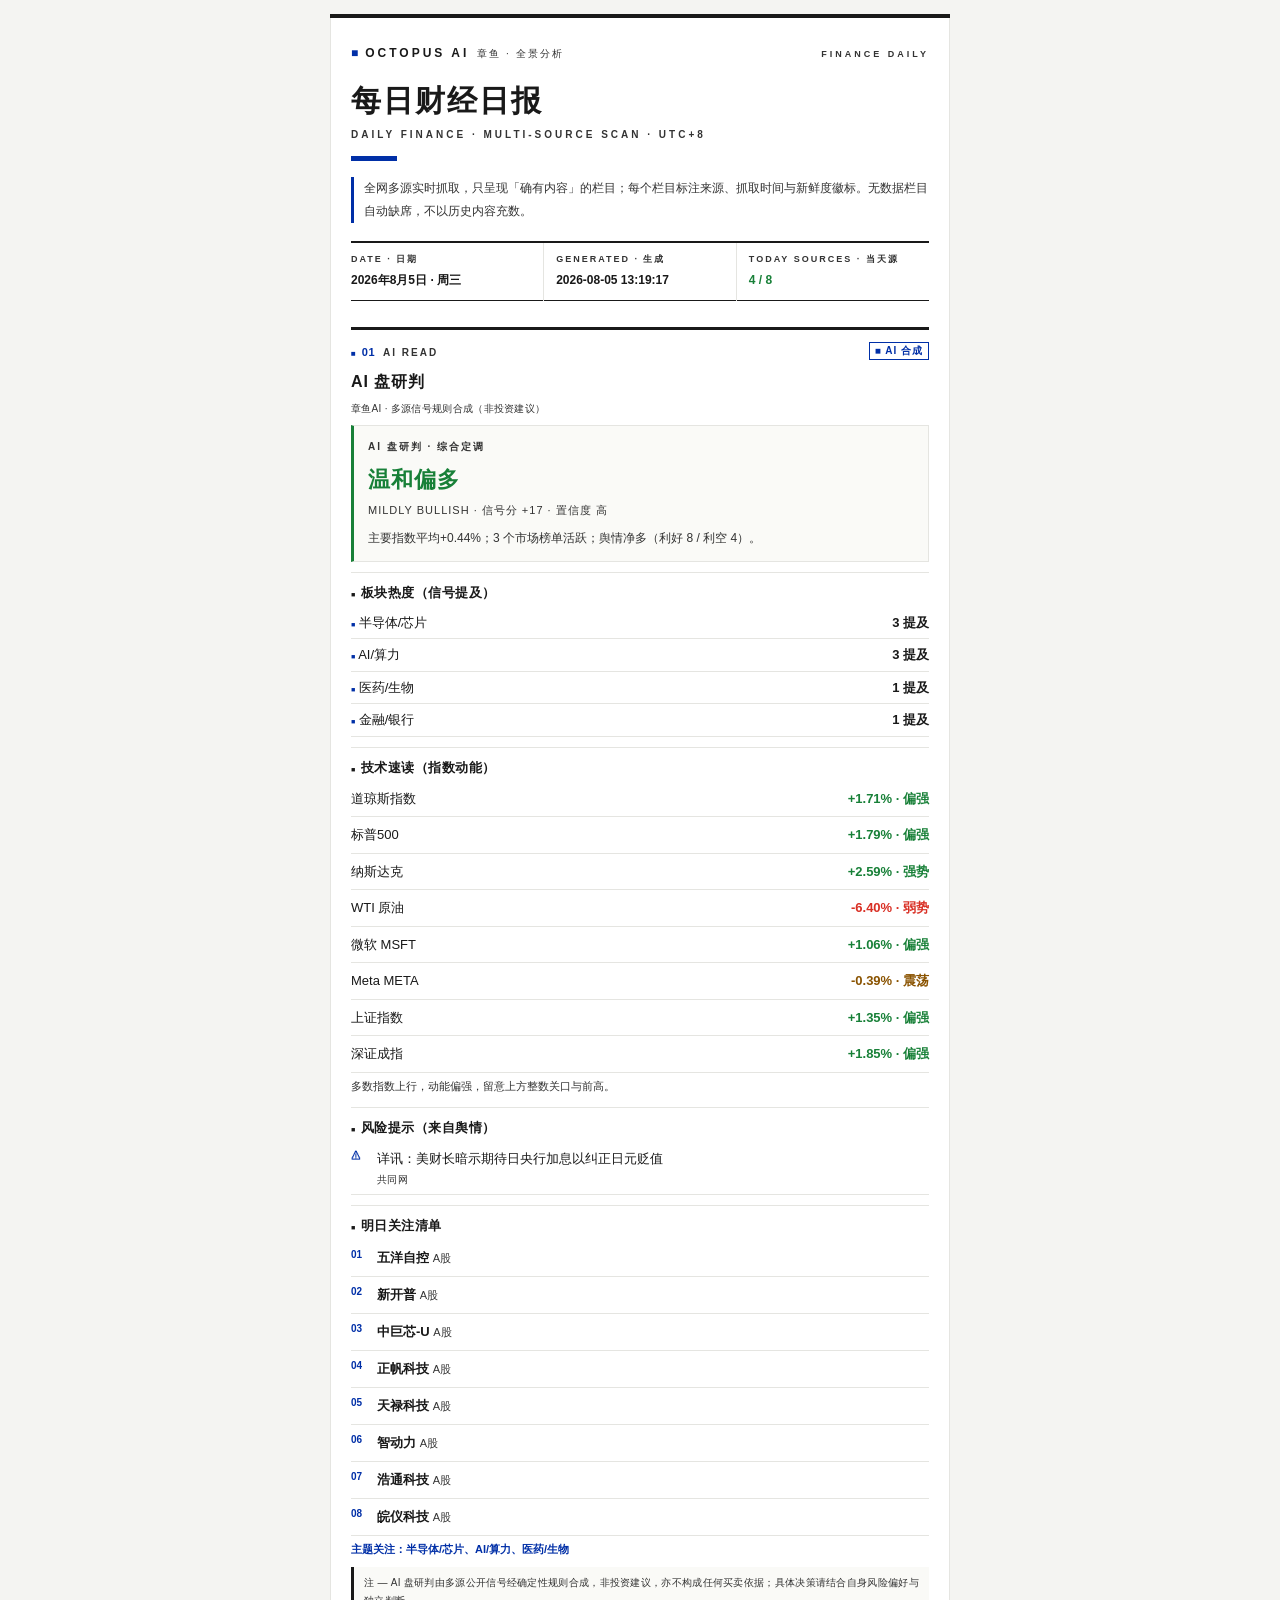
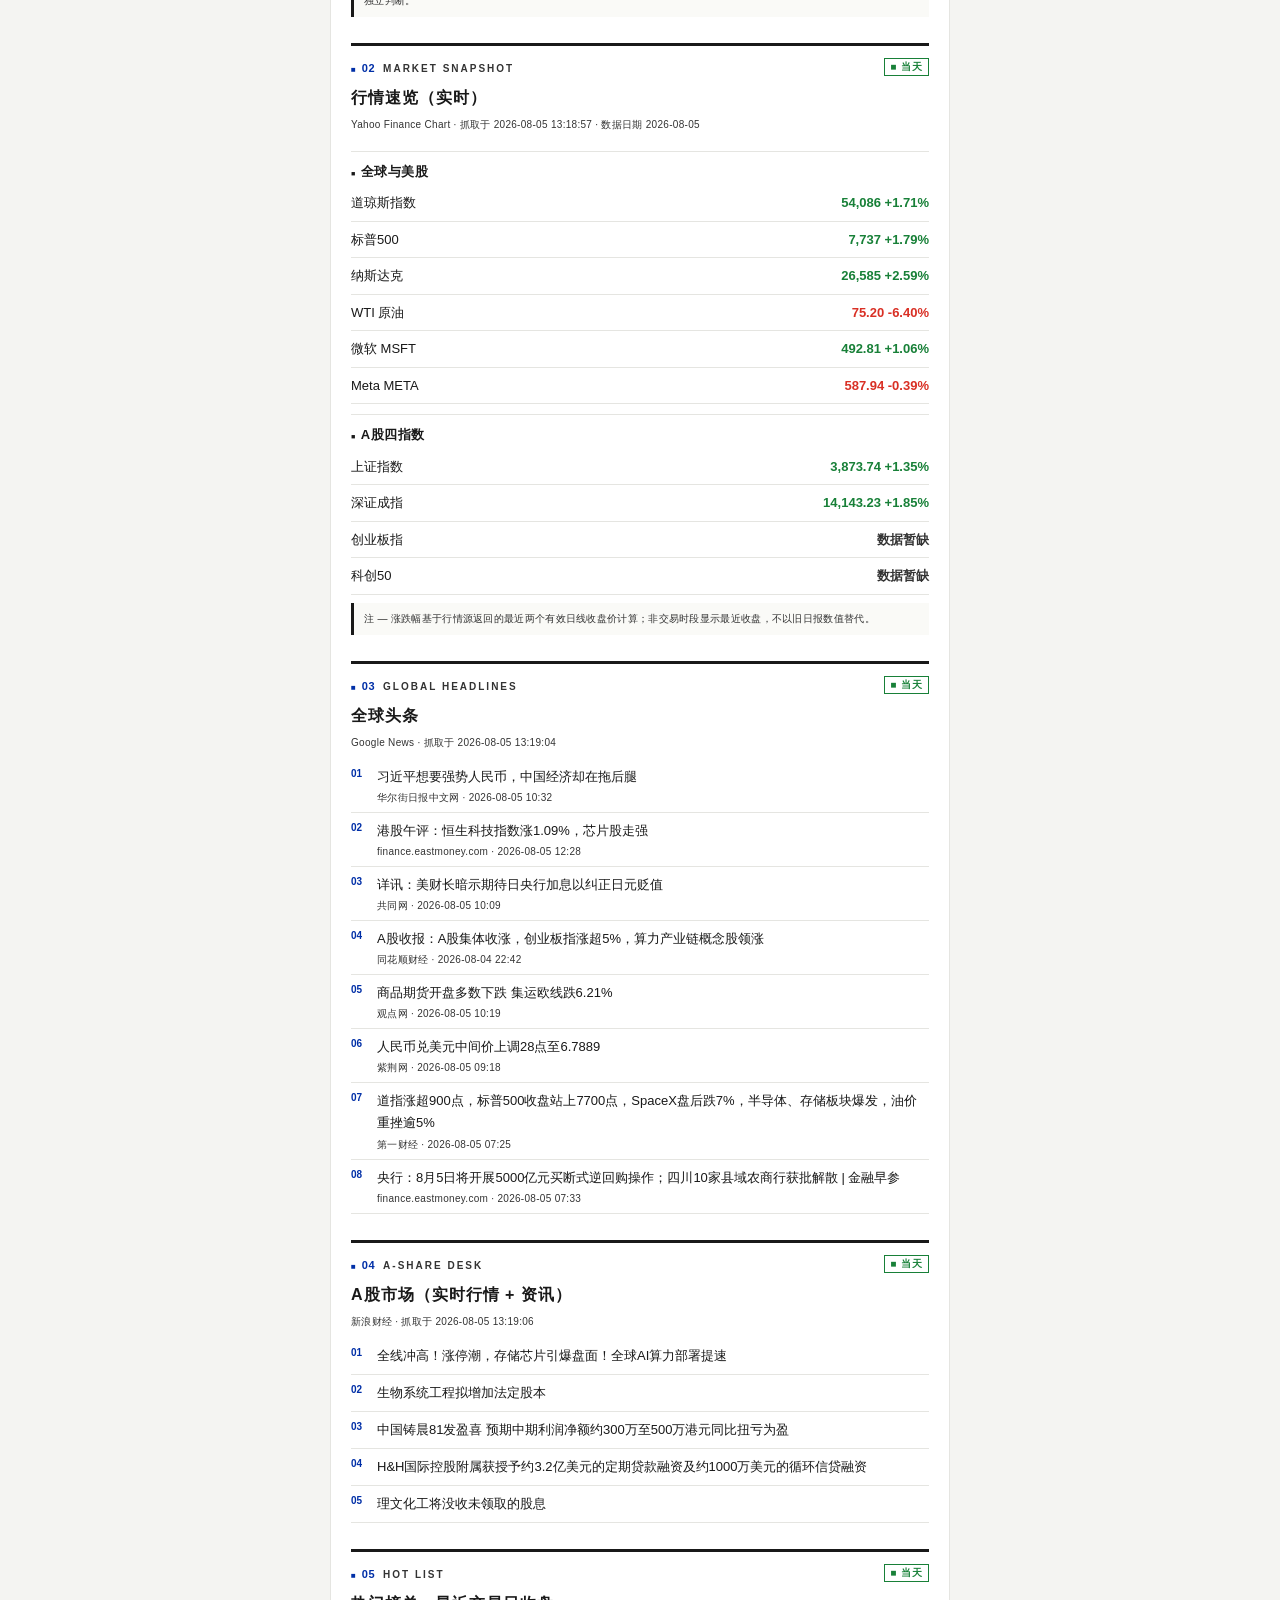
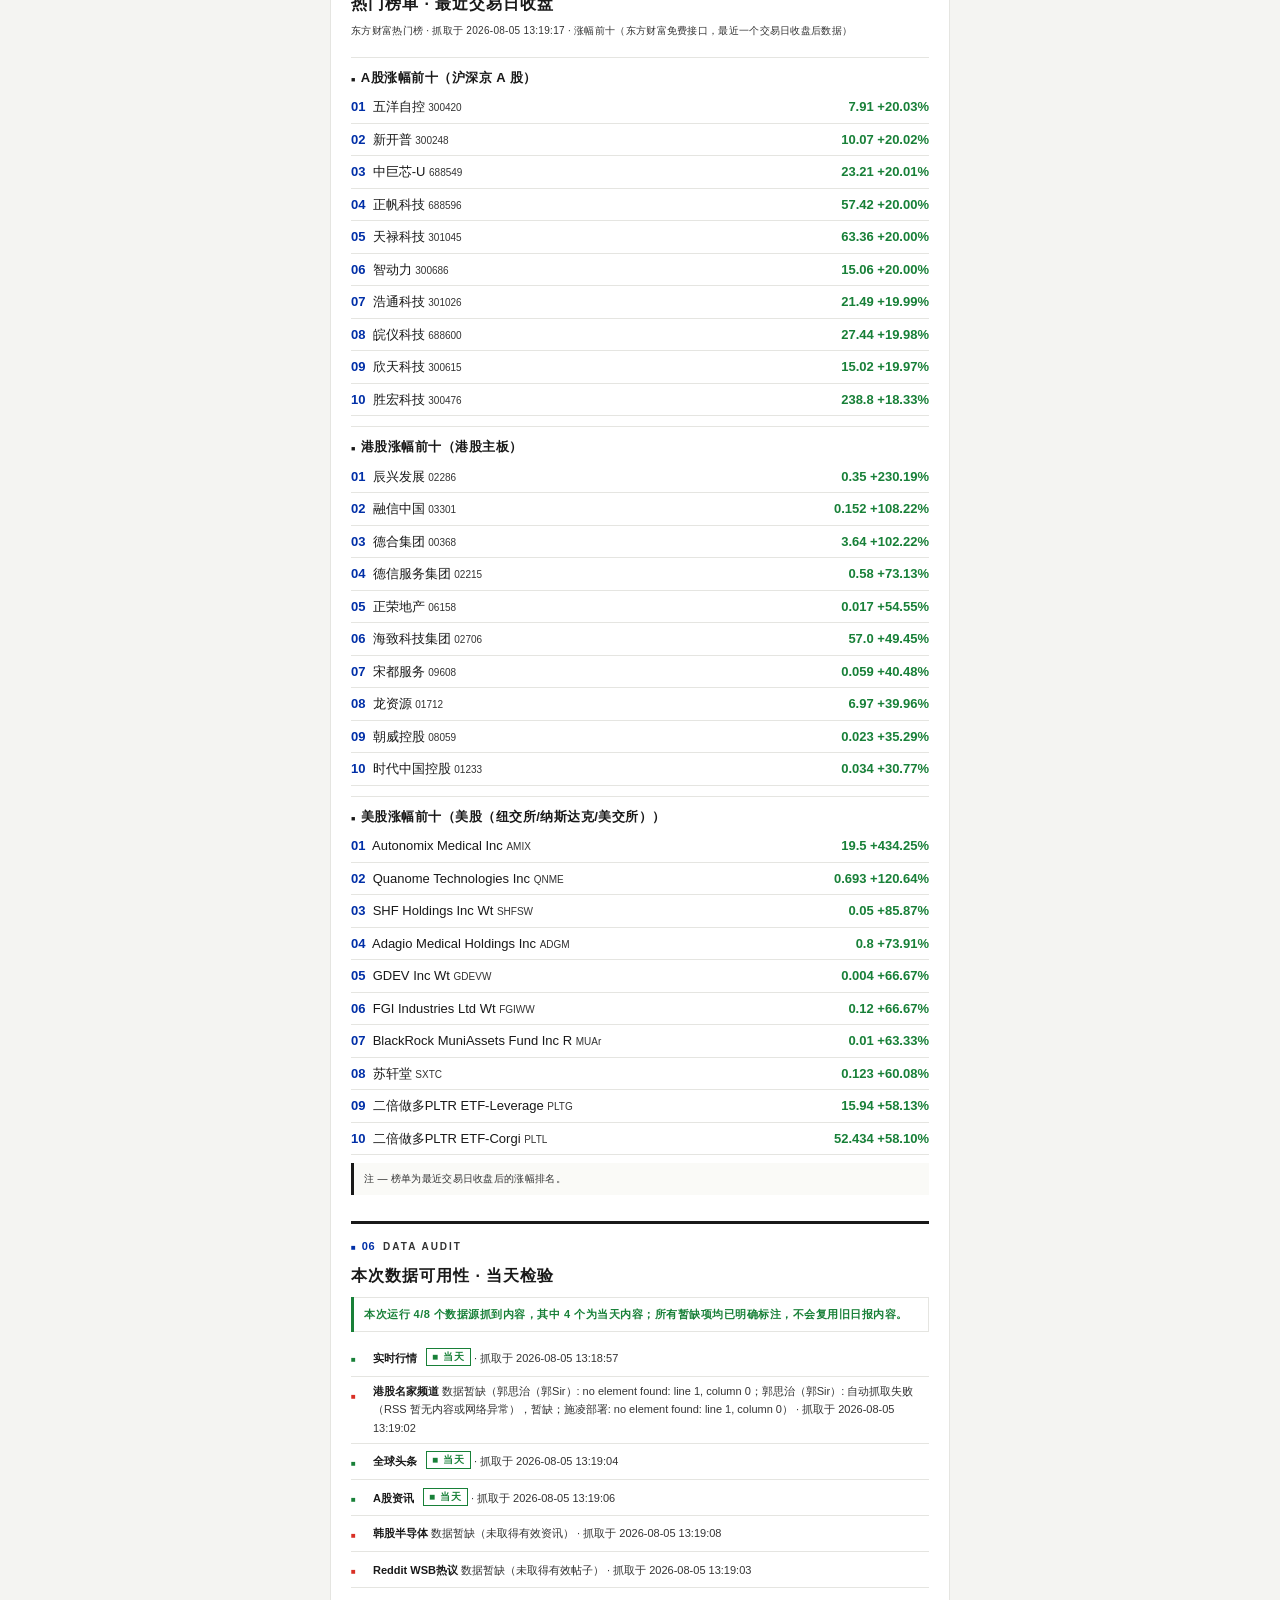
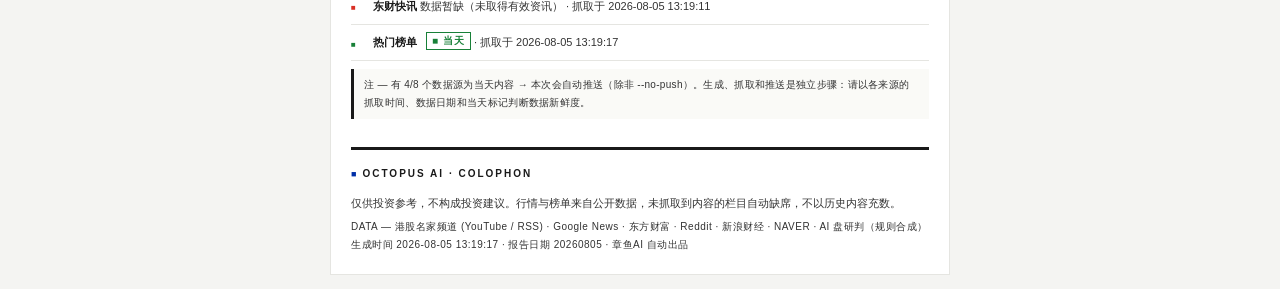
<file: output/daily_report_20260805.html>
<!DOCTYPE html>
<html lang="zh-CN">
<head>
<meta charset="UTF-8">
<meta name="viewport" content="width=device-width,initial-scale=1,maximum-scale=1,user-scalable=no">
<meta name="octopus-report-date" content="20260805">
<meta name="octopus-generated-at" content="2026-08-05 13:19:17">
<meta name="octopus-today-sources" content="4">
<meta name="octopus-total-sources" content="8">
<title>章鱼AI · 每日财经日报</title>
</head>
<body style="margin:0;padding:0;background:#F4F4F2;font-family:Helvetica Neue, Helvetica, -apple-system, Arial, PingFang SC, Hiragino Sans GB, Microsoft YaHei, sans-serif;color:#191919;font-size:14px;line-height:1.8;-webkit-text-size-adjust:100%;">

<table width="100%" cellpadding="0" cellspacing="0" style="border-collapse:collapse;max-width:640px;margin:0 auto;background:#F4F4F2;">
<tr><td style="padding:14px 10px;">

<!-- 纸面（Swiss sheet） -->
<table width="100%" cellpadding="0" cellspacing="0" style="border-collapse:collapse;background:#FFFFFF;border:1px solid #E5E5E1;border-top:4px solid #191919;">
<tr><td style="padding:22px 20px 20px;">

<!-- 刊头 masthead -->
<table width="100%" cellpadding="0" cellspacing="0" style="border-collapse:collapse;">
<tr>
<td valign="bottom"><span style="color:#002FA7;font-size:12px;line-height:1;">■</span><span style="font-size:12px;font-weight:800;color:#191919;letter-spacing:3px;padding-left:7px;">OCTOPUS AI</span><span style="font-size:10px;color:#333;letter-spacing:2px;padding-left:8px;">章鱼 · 全景分析</span></td>
<td align="right" valign="bottom"><span style="font-size:9px;font-weight:700;color:#333;letter-spacing:3px;">FINANCE DAILY</span></td>
</tr>
</table>

<div style="font-size:30px;font-weight:800;color:#191919;letter-spacing:2px;line-height:1.3;padding-top:16px;">每日财经日报</div>
<div style="font-size:10px;font-weight:700;color:#333;letter-spacing:3px;padding-top:6px;">DAILY FINANCE · MULTI-SOURCE SCAN · UTC+8</div>
<div style="border-bottom:5px solid #002FA7;width:46px;margin-top:12px;font-size:0;line-height:0;">&nbsp;</div>

<!-- 导语 standfirst -->
<div style="margin-top:16px;padding-left:10px;border-left:3px solid #002FA7;font-size:12px;color:#333;line-height:1.9;">
全网多源实时抓取，只呈现「确有内容」的栏目；每个栏目标注来源、抓取时间与新鲜度徽标。无数据栏目自动缺席，不以历史内容充数。</div>

<!-- 期号元信息栅格 -->
<table width="100%" cellpadding="0" cellspacing="0" style="border-collapse:collapse;border-top:2px solid #191919;border-bottom:1px solid #191919;margin-top:18px;">
<tr>
<td width="33%" valign="top" style="padding:8px 0;"><div style="padding-left:0;"><div style="font-size:9px;font-weight:700;color:#333;letter-spacing:2px;">DATE · 日期</div><div style="font-size:12px;font-weight:800;color:#191919;padding-top:3px;font-variant-numeric:tabular-nums;">2026年8月5日 · 周三</div></div></td>
<td width="33%" valign="top" style="padding:8px 0;border-left:1px solid #E5E5E1;"><div style="padding-left:12px;"><div style="font-size:9px;font-weight:700;color:#333;letter-spacing:2px;">GENERATED · 生成</div><div style="font-size:12px;font-weight:800;color:#191919;padding-top:3px;font-variant-numeric:tabular-nums;">2026-08-05 13:19:17</div></div></td>
<td width="33%" valign="top" style="padding:8px 0;border-left:1px solid #E5E5E1;"><div style="padding-left:12px;"><div style="font-size:9px;font-weight:700;color:#333;letter-spacing:2px;">TODAY SOURCES · 当天源</div><div style="font-size:12px;font-weight:800;color:#188038;padding-top:3px;font-variant-numeric:tabular-nums;">4 / 8</div></div></td>
</tr>
</table>


<div style="border-top:3px solid #191919;margin-top:26px;padding-top:9px;">
<table width="100%" cellpadding="0" cellspacing="0" style="border-collapse:collapse;">
<tr>
<td valign="bottom"><span style="color:#002FA7;font-size:8px;line-height:1;">■</span><span style="font-size:11px;font-weight:800;color:#002FA7;padding-left:6px;letter-spacing:.5px;">01</span><span style="font-size:10px;font-weight:700;color:#333;letter-spacing:2px;padding-left:8px;">AI READ</span></td>
<td align="right" valign="bottom"><span style="display:inline-block;border:1px solid #002FA7;color:#002FA7;background:#fff;padding:0 5px;margin-left:6px;font-size:10px;font-weight:700;letter-spacing:1px;line-height:16px;vertical-align:2px;">■&nbsp;AI 合成</span></td>
</tr>
</table>
<div style="font-size:16px;font-weight:800;color:#191919;letter-spacing:1px;padding-top:4px;">AI 盘研判</div>
<div style="font-size:10px;color:#333;letter-spacing:.3px;padding:4px 0 8px;line-height:1.6;">章鱼AI · 多源信号规则合成（非投资建议）</div>
<div style="border:1px solid #E5E5E1;border-left:3px solid #188038;background:#FAFAF7;padding:12px 14px;"><div style="font-size:10px;font-weight:700;color:#333;letter-spacing:2px;">AI 盘研判 · 综合定调</div><div style="font-size:22px;font-weight:800;color:#188038;letter-spacing:1px;padding:4px 0 2px;">温和偏多</div><div style="font-size:11px;color:#333;letter-spacing:1px;">MILDLY BULLISH · 信号分 +17 · 置信度 高</div><div style="font-size:12px;color:#333;line-height:1.85;padding-top:6px;">主要指数平均+0.44%；3 个市场榜单活跃；舆情净多（利好 8 / 利空 4）。</div></div><div style="border-top:1px solid #E5E5E1;margin-top:10px;padding:8px 0 2px;font-size:13px;font-weight:800;color:#191919;letter-spacing:.5px;"><span style="color:#191919;font-size:7px;line-height:1;">■</span><span style="padding-left:5px;">板块热度（信号提及）</span></div><table width="100%" cellpadding="0" cellspacing="0" style="border-collapse:collapse;"><tr><td style="padding:6px 0;border-bottom:1px solid #E5E5E1;font-size:13px;color:#191919;vertical-align:top;line-height:1.5;" width="46%"><span style="color:#002FA7;font-size:7px;line-height:1;">■</span> 半导体/芯片</td><td style="padding:6px 0;border-bottom:1px solid #E5E5E1;font-size:13px;font-weight:700;color:#191919;text-align:right;line-height:1.5;font-variant-numeric:tabular-nums;" width="54%">3 提及</td></tr><tr><td style="padding:6px 0;border-bottom:1px solid #E5E5E1;font-size:13px;color:#191919;vertical-align:top;line-height:1.5;" width="46%"><span style="color:#002FA7;font-size:7px;line-height:1;">■</span> AI/算力</td><td style="padding:6px 0;border-bottom:1px solid #E5E5E1;font-size:13px;font-weight:700;color:#191919;text-align:right;line-height:1.5;font-variant-numeric:tabular-nums;" width="54%">3 提及</td></tr><tr><td style="padding:6px 0;border-bottom:1px solid #E5E5E1;font-size:13px;color:#191919;vertical-align:top;line-height:1.5;" width="46%"><span style="color:#002FA7;font-size:7px;line-height:1;">■</span> 医药/生物</td><td style="padding:6px 0;border-bottom:1px solid #E5E5E1;font-size:13px;font-weight:700;color:#191919;text-align:right;line-height:1.5;font-variant-numeric:tabular-nums;" width="54%">1 提及</td></tr><tr><td style="padding:6px 0;border-bottom:1px solid #E5E5E1;font-size:13px;color:#191919;vertical-align:top;line-height:1.5;" width="46%"><span style="color:#002FA7;font-size:7px;line-height:1;">■</span> 金融/银行</td><td style="padding:6px 0;border-bottom:1px solid #E5E5E1;font-size:13px;font-weight:700;color:#191919;text-align:right;line-height:1.5;font-variant-numeric:tabular-nums;" width="54%">1 提及</td></tr></table><div style="border-top:1px solid #E5E5E1;margin-top:10px;padding:8px 0 2px;font-size:13px;font-weight:800;color:#191919;letter-spacing:.5px;"><span style="color:#191919;font-size:7px;line-height:1;">■</span><span style="padding-left:5px;">技术速读（指数动能）</span></div><table width="100%" cellpadding="0" cellspacing="0" style="border-collapse:collapse;"><tr><td style="padding:8px 0;border-bottom:1px solid #E5E5E1;font-size:13px;color:#191919;vertical-align:top;line-height:1.5;" width="46%">道琼斯指数</td><td style="padding:8px 0;border-bottom:1px solid #E5E5E1;font-size:13px;font-weight:700;color:#188038;text-align:right;line-height:1.5;font-variant-numeric:tabular-nums;" width="54%">+1.71% · 偏强</td></tr><tr><td style="padding:8px 0;border-bottom:1px solid #E5E5E1;font-size:13px;color:#191919;vertical-align:top;line-height:1.5;" width="46%">标普500</td><td style="padding:8px 0;border-bottom:1px solid #E5E5E1;font-size:13px;font-weight:700;color:#188038;text-align:right;line-height:1.5;font-variant-numeric:tabular-nums;" width="54%">+1.79% · 偏强</td></tr><tr><td style="padding:8px 0;border-bottom:1px solid #E5E5E1;font-size:13px;color:#191919;vertical-align:top;line-height:1.5;" width="46%">纳斯达克</td><td style="padding:8px 0;border-bottom:1px solid #E5E5E1;font-size:13px;font-weight:700;color:#188038;text-align:right;line-height:1.5;font-variant-numeric:tabular-nums;" width="54%">+2.59% · 强势</td></tr><tr><td style="padding:8px 0;border-bottom:1px solid #E5E5E1;font-size:13px;color:#191919;vertical-align:top;line-height:1.5;" width="46%">WTI 原油</td><td style="padding:8px 0;border-bottom:1px solid #E5E5E1;font-size:13px;font-weight:700;color:#d93025;text-align:right;line-height:1.5;font-variant-numeric:tabular-nums;" width="54%">-6.40% · 弱势</td></tr><tr><td style="padding:8px 0;border-bottom:1px solid #E5E5E1;font-size:13px;color:#191919;vertical-align:top;line-height:1.5;" width="46%">微软 MSFT</td><td style="padding:8px 0;border-bottom:1px solid #E5E5E1;font-size:13px;font-weight:700;color:#188038;text-align:right;line-height:1.5;font-variant-numeric:tabular-nums;" width="54%">+1.06% · 偏强</td></tr><tr><td style="padding:8px 0;border-bottom:1px solid #E5E5E1;font-size:13px;color:#191919;vertical-align:top;line-height:1.5;" width="46%">Meta META</td><td style="padding:8px 0;border-bottom:1px solid #E5E5E1;font-size:13px;font-weight:700;color:#8a5300;text-align:right;line-height:1.5;font-variant-numeric:tabular-nums;" width="54%">-0.39% · 震荡</td></tr><tr><td style="padding:8px 0;border-bottom:1px solid #E5E5E1;font-size:13px;color:#191919;vertical-align:top;line-height:1.5;" width="46%">上证指数</td><td style="padding:8px 0;border-bottom:1px solid #E5E5E1;font-size:13px;font-weight:700;color:#188038;text-align:right;line-height:1.5;font-variant-numeric:tabular-nums;" width="54%">+1.35% · 偏强</td></tr><tr><td style="padding:8px 0;border-bottom:1px solid #E5E5E1;font-size:13px;color:#191919;vertical-align:top;line-height:1.5;" width="46%">深证成指</td><td style="padding:8px 0;border-bottom:1px solid #E5E5E1;font-size:13px;font-weight:700;color:#188038;text-align:right;line-height:1.5;font-variant-numeric:tabular-nums;" width="54%">+1.85% · 偏强</td></tr></table><div style="font-size:11px;color:#333;padding-top:4px;line-height:1.8;">多数指数上行，动能偏强，留意上方整数关口与前高。</div><div style="border-top:1px solid #E5E5E1;margin-top:10px;padding:8px 0 2px;font-size:13px;font-weight:800;color:#191919;letter-spacing:.5px;"><span style="color:#191919;font-size:7px;line-height:1;">■</span><span style="padding-left:5px;">风险提示（来自舆情）</span></div><table width="100%" cellpadding="0" cellspacing="0" style="border-collapse:collapse;"><tr><td width="26" valign="top" style="padding:7px 0;border-bottom:1px solid #E5E5E1;font-size:10px;font-weight:800;color:#002FA7;line-height:1.6;">⚠</td><td style="padding:7px 0;border-bottom:1px solid #E5E5E1;font-size:13px;color:#191919;line-height:1.7;">详讯：美财长暗示期待日央行加息以纠正日元贬值<div style="font-size:10px;color:#333;letter-spacing:.3px;padding-top:2px;line-height:1.5;">共同网</div></td></tr></table><div style="border-top:1px solid #E5E5E1;margin-top:10px;padding:8px 0 2px;font-size:13px;font-weight:800;color:#191919;letter-spacing:.5px;"><span style="color:#191919;font-size:7px;line-height:1;">■</span><span style="padding-left:5px;">明日关注清单</span></div><table width="100%" cellpadding="0" cellspacing="0" style="border-collapse:collapse;"><tr><td width="26" valign="top" style="padding:7px 0;border-bottom:1px solid #E5E5E1;font-size:10px;font-weight:800;color:#002FA7;line-height:1.6;">01</td><td style="padding:7px 0;border-bottom:1px solid #E5E5E1;font-size:13px;color:#191919;line-height:1.7;"><b>五洋自控</b> <span style="color:#333;font-size:11px;">A股</span></td></tr></table><table width="100%" cellpadding="0" cellspacing="0" style="border-collapse:collapse;"><tr><td width="26" valign="top" style="padding:7px 0;border-bottom:1px solid #E5E5E1;font-size:10px;font-weight:800;color:#002FA7;line-height:1.6;">02</td><td style="padding:7px 0;border-bottom:1px solid #E5E5E1;font-size:13px;color:#191919;line-height:1.7;"><b>新开普</b> <span style="color:#333;font-size:11px;">A股</span></td></tr></table><table width="100%" cellpadding="0" cellspacing="0" style="border-collapse:collapse;"><tr><td width="26" valign="top" style="padding:7px 0;border-bottom:1px solid #E5E5E1;font-size:10px;font-weight:800;color:#002FA7;line-height:1.6;">03</td><td style="padding:7px 0;border-bottom:1px solid #E5E5E1;font-size:13px;color:#191919;line-height:1.7;"><b>中巨芯-U</b> <span style="color:#333;font-size:11px;">A股</span></td></tr></table><table width="100%" cellpadding="0" cellspacing="0" style="border-collapse:collapse;"><tr><td width="26" valign="top" style="padding:7px 0;border-bottom:1px solid #E5E5E1;font-size:10px;font-weight:800;color:#002FA7;line-height:1.6;">04</td><td style="padding:7px 0;border-bottom:1px solid #E5E5E1;font-size:13px;color:#191919;line-height:1.7;"><b>正帆科技</b> <span style="color:#333;font-size:11px;">A股</span></td></tr></table><table width="100%" cellpadding="0" cellspacing="0" style="border-collapse:collapse;"><tr><td width="26" valign="top" style="padding:7px 0;border-bottom:1px solid #E5E5E1;font-size:10px;font-weight:800;color:#002FA7;line-height:1.6;">05</td><td style="padding:7px 0;border-bottom:1px solid #E5E5E1;font-size:13px;color:#191919;line-height:1.7;"><b>天禄科技</b> <span style="color:#333;font-size:11px;">A股</span></td></tr></table><table width="100%" cellpadding="0" cellspacing="0" style="border-collapse:collapse;"><tr><td width="26" valign="top" style="padding:7px 0;border-bottom:1px solid #E5E5E1;font-size:10px;font-weight:800;color:#002FA7;line-height:1.6;">06</td><td style="padding:7px 0;border-bottom:1px solid #E5E5E1;font-size:13px;color:#191919;line-height:1.7;"><b>智动力</b> <span style="color:#333;font-size:11px;">A股</span></td></tr></table><table width="100%" cellpadding="0" cellspacing="0" style="border-collapse:collapse;"><tr><td width="26" valign="top" style="padding:7px 0;border-bottom:1px solid #E5E5E1;font-size:10px;font-weight:800;color:#002FA7;line-height:1.6;">07</td><td style="padding:7px 0;border-bottom:1px solid #E5E5E1;font-size:13px;color:#191919;line-height:1.7;"><b>浩通科技</b> <span style="color:#333;font-size:11px;">A股</span></td></tr></table><table width="100%" cellpadding="0" cellspacing="0" style="border-collapse:collapse;"><tr><td width="26" valign="top" style="padding:7px 0;border-bottom:1px solid #E5E5E1;font-size:10px;font-weight:800;color:#002FA7;line-height:1.6;">08</td><td style="padding:7px 0;border-bottom:1px solid #E5E5E1;font-size:13px;color:#191919;line-height:1.7;"><b>皖仪科技</b> <span style="color:#333;font-size:11px;">A股</span></td></tr></table><div style="font-size:11px;color:#002FA7;padding-top:4px;font-weight:700;line-height:1.7;">主题关注：半导体/芯片、AI/算力、医药/生物</div><table width="100%" cellpadding="0" cellspacing="0" style="border-collapse:collapse;margin-top:8px;background:#FAFAF7;border-left:3px solid #191919;"><tr><td style="padding:7px 10px;font-size:10px;color:#333;line-height:1.8;letter-spacing:.3px;">注&nbsp;—&nbsp;AI 盘研判由多源公开信号经确定性规则合成，非投资建议，亦不构成任何买卖依据；具体决策请结合自身风险偏好与独立判断。</td></tr></table>
</div>
<div style="border-top:3px solid #191919;margin-top:26px;padding-top:9px;">
<table width="100%" cellpadding="0" cellspacing="0" style="border-collapse:collapse;">
<tr>
<td valign="bottom"><span style="color:#002FA7;font-size:8px;line-height:1;">■</span><span style="font-size:11px;font-weight:800;color:#002FA7;padding-left:6px;letter-spacing:.5px;">02</span><span style="font-size:10px;font-weight:700;color:#333;letter-spacing:2px;padding-left:8px;">MARKET SNAPSHOT</span></td>
<td align="right" valign="bottom"><span style="display:inline-block;border:1px solid #188038;color:#188038;background:#fff;padding:0 5px;margin-left:6px;font-size:10px;font-weight:700;letter-spacing:1px;line-height:16px;vertical-align:2px;">■&nbsp;当天</span></td>
</tr>
</table>
<div style="font-size:16px;font-weight:800;color:#191919;letter-spacing:1px;padding-top:4px;">行情速览（实时）</div>
<div style="font-size:10px;color:#333;letter-spacing:.3px;padding:4px 0 8px;line-height:1.6;">Yahoo Finance Chart · 抓取于 2026-08-05 13:18:57 · 数据日期 2026-08-05</div>
<div style="border-top:1px solid #E5E5E1;margin-top:10px;padding:8px 0 2px;font-size:13px;font-weight:800;color:#191919;letter-spacing:.5px;"><span style="color:#191919;font-size:7px;line-height:1;">■</span><span style="padding-left:5px;">全球与美股</span></div><table width="100%" cellpadding="0" cellspacing="0" style="border-collapse:collapse;"><tr><td style="padding:8px 0;border-bottom:1px solid #E5E5E1;font-size:13px;color:#191919;vertical-align:top;line-height:1.5;" width="46%">道琼斯指数</td><td style="padding:8px 0;border-bottom:1px solid #E5E5E1;font-size:13px;font-weight:700;color:#188038;text-align:right;line-height:1.5;font-variant-numeric:tabular-nums;" width="54%"><span style="color:#188038;">54,086 +1.71%</span></td></tr><tr><td style="padding:8px 0;border-bottom:1px solid #E5E5E1;font-size:13px;color:#191919;vertical-align:top;line-height:1.5;" width="46%">标普500</td><td style="padding:8px 0;border-bottom:1px solid #E5E5E1;font-size:13px;font-weight:700;color:#188038;text-align:right;line-height:1.5;font-variant-numeric:tabular-nums;" width="54%"><span style="color:#188038;">7,737 +1.79%</span></td></tr><tr><td style="padding:8px 0;border-bottom:1px solid #E5E5E1;font-size:13px;color:#191919;vertical-align:top;line-height:1.5;" width="46%">纳斯达克</td><td style="padding:8px 0;border-bottom:1px solid #E5E5E1;font-size:13px;font-weight:700;color:#188038;text-align:right;line-height:1.5;font-variant-numeric:tabular-nums;" width="54%"><span style="color:#188038;">26,585 +2.59%</span></td></tr><tr><td style="padding:8px 0;border-bottom:1px solid #E5E5E1;font-size:13px;color:#191919;vertical-align:top;line-height:1.5;" width="46%">WTI 原油</td><td style="padding:8px 0;border-bottom:1px solid #E5E5E1;font-size:13px;font-weight:700;color:#d93025;text-align:right;line-height:1.5;font-variant-numeric:tabular-nums;" width="54%"><span style="color:#d93025;">75.20 -6.40%</span></td></tr><tr><td style="padding:8px 0;border-bottom:1px solid #E5E5E1;font-size:13px;color:#191919;vertical-align:top;line-height:1.5;" width="46%">微软 MSFT</td><td style="padding:8px 0;border-bottom:1px solid #E5E5E1;font-size:13px;font-weight:700;color:#188038;text-align:right;line-height:1.5;font-variant-numeric:tabular-nums;" width="54%"><span style="color:#188038;">492.81 +1.06%</span></td></tr><tr><td style="padding:8px 0;border-bottom:1px solid #E5E5E1;font-size:13px;color:#191919;vertical-align:top;line-height:1.5;" width="46%">Meta META</td><td style="padding:8px 0;border-bottom:1px solid #E5E5E1;font-size:13px;font-weight:700;color:#d93025;text-align:right;line-height:1.5;font-variant-numeric:tabular-nums;" width="54%"><span style="color:#d93025;">587.94 -0.39%</span></td></tr></table><div style="border-top:1px solid #E5E5E1;margin-top:10px;padding:8px 0 2px;font-size:13px;font-weight:800;color:#191919;letter-spacing:.5px;"><span style="color:#191919;font-size:7px;line-height:1;">■</span><span style="padding-left:5px;">A股四指数</span></div><table width="100%" cellpadding="0" cellspacing="0" style="border-collapse:collapse;"><tr><td style="padding:8px 0;border-bottom:1px solid #E5E5E1;font-size:13px;color:#191919;vertical-align:top;line-height:1.5;" width="46%">上证指数</td><td style="padding:8px 0;border-bottom:1px solid #E5E5E1;font-size:13px;font-weight:700;color:#188038;text-align:right;line-height:1.5;font-variant-numeric:tabular-nums;" width="54%"><span style="color:#188038;">3,873.74 +1.35%</span></td></tr><tr><td style="padding:8px 0;border-bottom:1px solid #E5E5E1;font-size:13px;color:#191919;vertical-align:top;line-height:1.5;" width="46%">深证成指</td><td style="padding:8px 0;border-bottom:1px solid #E5E5E1;font-size:13px;font-weight:700;color:#188038;text-align:right;line-height:1.5;font-variant-numeric:tabular-nums;" width="54%"><span style="color:#188038;">14,143.23 +1.85%</span></td></tr><tr><td style="padding:8px 0;border-bottom:1px solid #E5E5E1;font-size:13px;color:#191919;vertical-align:top;line-height:1.5;" width="46%">创业板指</td><td style="padding:8px 0;border-bottom:1px solid #E5E5E1;font-size:13px;font-weight:700;color:#333;text-align:right;line-height:1.5;font-variant-numeric:tabular-nums;" width="54%"><span style="color:#333;">数据暂缺</span></td></tr><tr><td style="padding:8px 0;border-bottom:1px solid #E5E5E1;font-size:13px;color:#191919;vertical-align:top;line-height:1.5;" width="46%">科创50</td><td style="padding:8px 0;border-bottom:1px solid #E5E5E1;font-size:13px;font-weight:700;color:#333;text-align:right;line-height:1.5;font-variant-numeric:tabular-nums;" width="54%"><span style="color:#333;">数据暂缺</span></td></tr></table><table width="100%" cellpadding="0" cellspacing="0" style="border-collapse:collapse;margin-top:8px;background:#FAFAF7;border-left:3px solid #191919;"><tr><td style="padding:7px 10px;font-size:10px;color:#333;line-height:1.8;letter-spacing:.3px;">注&nbsp;—&nbsp;涨跌幅基于行情源返回的最近两个有效日线收盘价计算；非交易时段显示最近收盘，不以旧日报数值替代。</td></tr></table>
</div>
<div style="border-top:3px solid #191919;margin-top:26px;padding-top:9px;">
<table width="100%" cellpadding="0" cellspacing="0" style="border-collapse:collapse;">
<tr>
<td valign="bottom"><span style="color:#002FA7;font-size:8px;line-height:1;">■</span><span style="font-size:11px;font-weight:800;color:#002FA7;padding-left:6px;letter-spacing:.5px;">03</span><span style="font-size:10px;font-weight:700;color:#333;letter-spacing:2px;padding-left:8px;">GLOBAL HEADLINES</span></td>
<td align="right" valign="bottom"><span style="display:inline-block;border:1px solid #188038;color:#188038;background:#fff;padding:0 5px;margin-left:6px;font-size:10px;font-weight:700;letter-spacing:1px;line-height:16px;vertical-align:2px;">■&nbsp;当天</span></td>
</tr>
</table>
<div style="font-size:16px;font-weight:800;color:#191919;letter-spacing:1px;padding-top:4px;">全球头条</div>
<div style="font-size:10px;color:#333;letter-spacing:.3px;padding:4px 0 8px;line-height:1.6;">Google News · 抓取于 2026-08-05 13:19:04</div>
<table width="100%" cellpadding="0" cellspacing="0" style="border-collapse:collapse;"><tr><td width="26" valign="top" style="padding:7px 0;border-bottom:1px solid #E5E5E1;font-size:10px;font-weight:800;color:#002FA7;line-height:1.6;">01</td><td style="padding:7px 0;border-bottom:1px solid #E5E5E1;font-size:13px;color:#191919;line-height:1.7;">习近平想要强势人民币，中国经济却在拖后腿<div style="font-size:10px;color:#333;letter-spacing:.3px;padding-top:2px;line-height:1.5;">华尔街日报中文网 · 2026-08-05 10:32</div></td></tr></table><table width="100%" cellpadding="0" cellspacing="0" style="border-collapse:collapse;"><tr><td width="26" valign="top" style="padding:7px 0;border-bottom:1px solid #E5E5E1;font-size:10px;font-weight:800;color:#002FA7;line-height:1.6;">02</td><td style="padding:7px 0;border-bottom:1px solid #E5E5E1;font-size:13px;color:#191919;line-height:1.7;">港股午评：恒生科技指数涨1.09%，芯片股走强<div style="font-size:10px;color:#333;letter-spacing:.3px;padding-top:2px;line-height:1.5;">finance.eastmoney.com · 2026-08-05 12:28</div></td></tr></table><table width="100%" cellpadding="0" cellspacing="0" style="border-collapse:collapse;"><tr><td width="26" valign="top" style="padding:7px 0;border-bottom:1px solid #E5E5E1;font-size:10px;font-weight:800;color:#002FA7;line-height:1.6;">03</td><td style="padding:7px 0;border-bottom:1px solid #E5E5E1;font-size:13px;color:#191919;line-height:1.7;">详讯：美财长暗示期待日央行加息以纠正日元贬值<div style="font-size:10px;color:#333;letter-spacing:.3px;padding-top:2px;line-height:1.5;">共同网 · 2026-08-05 10:09</div></td></tr></table><table width="100%" cellpadding="0" cellspacing="0" style="border-collapse:collapse;"><tr><td width="26" valign="top" style="padding:7px 0;border-bottom:1px solid #E5E5E1;font-size:10px;font-weight:800;color:#002FA7;line-height:1.6;">04</td><td style="padding:7px 0;border-bottom:1px solid #E5E5E1;font-size:13px;color:#191919;line-height:1.7;">A股收报：A股集体收涨，创业板指涨超5%，算力产业链概念股领涨<div style="font-size:10px;color:#333;letter-spacing:.3px;padding-top:2px;line-height:1.5;">同花顺财经 · 2026-08-04 22:42</div></td></tr></table><table width="100%" cellpadding="0" cellspacing="0" style="border-collapse:collapse;"><tr><td width="26" valign="top" style="padding:7px 0;border-bottom:1px solid #E5E5E1;font-size:10px;font-weight:800;color:#002FA7;line-height:1.6;">05</td><td style="padding:7px 0;border-bottom:1px solid #E5E5E1;font-size:13px;color:#191919;line-height:1.7;">商品期货开盘多数下跌 集运欧线跌6.21%<div style="font-size:10px;color:#333;letter-spacing:.3px;padding-top:2px;line-height:1.5;">观点网 · 2026-08-05 10:19</div></td></tr></table><table width="100%" cellpadding="0" cellspacing="0" style="border-collapse:collapse;"><tr><td width="26" valign="top" style="padding:7px 0;border-bottom:1px solid #E5E5E1;font-size:10px;font-weight:800;color:#002FA7;line-height:1.6;">06</td><td style="padding:7px 0;border-bottom:1px solid #E5E5E1;font-size:13px;color:#191919;line-height:1.7;">人民币兑美元中间价上调28点至6.7889<div style="font-size:10px;color:#333;letter-spacing:.3px;padding-top:2px;line-height:1.5;">紫荆网 · 2026-08-05 09:18</div></td></tr></table><table width="100%" cellpadding="0" cellspacing="0" style="border-collapse:collapse;"><tr><td width="26" valign="top" style="padding:7px 0;border-bottom:1px solid #E5E5E1;font-size:10px;font-weight:800;color:#002FA7;line-height:1.6;">07</td><td style="padding:7px 0;border-bottom:1px solid #E5E5E1;font-size:13px;color:#191919;line-height:1.7;">道指涨超900点，标普500收盘站上7700点，SpaceX盘后跌7%，半导体、存储板块爆发，油价重挫逾5%<div style="font-size:10px;color:#333;letter-spacing:.3px;padding-top:2px;line-height:1.5;">第一财经 · 2026-08-05 07:25</div></td></tr></table><table width="100%" cellpadding="0" cellspacing="0" style="border-collapse:collapse;"><tr><td width="26" valign="top" style="padding:7px 0;border-bottom:1px solid #E5E5E1;font-size:10px;font-weight:800;color:#002FA7;line-height:1.6;">08</td><td style="padding:7px 0;border-bottom:1px solid #E5E5E1;font-size:13px;color:#191919;line-height:1.7;">央行：8月5日将开展5000亿元买断式逆回购操作；四川10家县域农商行获批解散 | 金融早参<div style="font-size:10px;color:#333;letter-spacing:.3px;padding-top:2px;line-height:1.5;">finance.eastmoney.com · 2026-08-05 07:33</div></td></tr></table>
</div>
<div style="border-top:3px solid #191919;margin-top:26px;padding-top:9px;">
<table width="100%" cellpadding="0" cellspacing="0" style="border-collapse:collapse;">
<tr>
<td valign="bottom"><span style="color:#002FA7;font-size:8px;line-height:1;">■</span><span style="font-size:11px;font-weight:800;color:#002FA7;padding-left:6px;letter-spacing:.5px;">04</span><span style="font-size:10px;font-weight:700;color:#333;letter-spacing:2px;padding-left:8px;">A-SHARE DESK</span></td>
<td align="right" valign="bottom"><span style="display:inline-block;border:1px solid #188038;color:#188038;background:#fff;padding:0 5px;margin-left:6px;font-size:10px;font-weight:700;letter-spacing:1px;line-height:16px;vertical-align:2px;">■&nbsp;当天</span></td>
</tr>
</table>
<div style="font-size:16px;font-weight:800;color:#191919;letter-spacing:1px;padding-top:4px;">A股市场（实时行情 + 资讯）</div>
<div style="font-size:10px;color:#333;letter-spacing:.3px;padding:4px 0 8px;line-height:1.6;">新浪财经 · 抓取于 2026-08-05 13:19:06</div>
<table width="100%" cellpadding="0" cellspacing="0" style="border-collapse:collapse;"><tr><td width="26" valign="top" style="padding:7px 0;border-bottom:1px solid #E5E5E1;font-size:10px;font-weight:800;color:#002FA7;line-height:1.6;">01</td><td style="padding:7px 0;border-bottom:1px solid #E5E5E1;font-size:13px;color:#191919;line-height:1.7;">全线冲高！涨停潮，存储芯片引爆盘面！全球AI算力部署提速</td></tr></table><table width="100%" cellpadding="0" cellspacing="0" style="border-collapse:collapse;"><tr><td width="26" valign="top" style="padding:7px 0;border-bottom:1px solid #E5E5E1;font-size:10px;font-weight:800;color:#002FA7;line-height:1.6;">02</td><td style="padding:7px 0;border-bottom:1px solid #E5E5E1;font-size:13px;color:#191919;line-height:1.7;">生物系统工程拟增加法定股本</td></tr></table><table width="100%" cellpadding="0" cellspacing="0" style="border-collapse:collapse;"><tr><td width="26" valign="top" style="padding:7px 0;border-bottom:1px solid #E5E5E1;font-size:10px;font-weight:800;color:#002FA7;line-height:1.6;">03</td><td style="padding:7px 0;border-bottom:1px solid #E5E5E1;font-size:13px;color:#191919;line-height:1.7;">中国铸晨81发盈喜 预期中期利润净额约300万至500万港元同比扭亏为盈</td></tr></table><table width="100%" cellpadding="0" cellspacing="0" style="border-collapse:collapse;"><tr><td width="26" valign="top" style="padding:7px 0;border-bottom:1px solid #E5E5E1;font-size:10px;font-weight:800;color:#002FA7;line-height:1.6;">04</td><td style="padding:7px 0;border-bottom:1px solid #E5E5E1;font-size:13px;color:#191919;line-height:1.7;">H&amp;H国际控股附属获授予约3.2亿美元的定期贷款融资及约1000万美元的循环信贷融资</td></tr></table><table width="100%" cellpadding="0" cellspacing="0" style="border-collapse:collapse;"><tr><td width="26" valign="top" style="padding:7px 0;border-bottom:1px solid #E5E5E1;font-size:10px;font-weight:800;color:#002FA7;line-height:1.6;">05</td><td style="padding:7px 0;border-bottom:1px solid #E5E5E1;font-size:13px;color:#191919;line-height:1.7;">理文化工将没收未领取的股息</td></tr></table>
</div>
<div style="border-top:3px solid #191919;margin-top:26px;padding-top:9px;">
<table width="100%" cellpadding="0" cellspacing="0" style="border-collapse:collapse;">
<tr>
<td valign="bottom"><span style="color:#002FA7;font-size:8px;line-height:1;">■</span><span style="font-size:11px;font-weight:800;color:#002FA7;padding-left:6px;letter-spacing:.5px;">05</span><span style="font-size:10px;font-weight:700;color:#333;letter-spacing:2px;padding-left:8px;">HOT LIST</span></td>
<td align="right" valign="bottom"><span style="display:inline-block;border:1px solid #188038;color:#188038;background:#fff;padding:0 5px;margin-left:6px;font-size:10px;font-weight:700;letter-spacing:1px;line-height:16px;vertical-align:2px;">■&nbsp;当天</span></td>
</tr>
</table>
<div style="font-size:16px;font-weight:800;color:#191919;letter-spacing:1px;padding-top:4px;">热门榜单 · 最近交易日收盘</div>
<div style="font-size:10px;color:#333;letter-spacing:.3px;padding:4px 0 8px;line-height:1.6;">东方财富热门榜 · 抓取于 2026-08-05 13:19:17 · 涨幅前十（东方财富免费接口，最近一个交易日收盘后数据）</div>
<div style="border-top:1px solid #E5E5E1;margin-top:10px;padding:8px 0 2px;font-size:13px;font-weight:800;color:#191919;letter-spacing:.5px;"><span style="color:#191919;font-size:7px;line-height:1;">■</span><span style="padding-left:5px;">A股涨幅前十（沪深京 A 股）</span></div><table width="100%" cellpadding="0" cellspacing="0" style="border-collapse:collapse;"><tr><td style="padding:6px 0;border-bottom:1px solid #E5E5E1;font-size:13px;color:#191919;vertical-align:top;line-height:1.5;" width="46%"><span style="color:#002FA7;font-weight:800;font-variant-numeric:tabular-nums;">01</span>&nbsp; 五洋自控 <span style="font-size:10px;color:#333;">300420</span></td><td style="padding:6px 0;border-bottom:1px solid #E5E5E1;font-size:13px;font-weight:700;color:#188038;text-align:right;line-height:1.5;font-variant-numeric:tabular-nums;" width="54%">7.91 +20.03%</td></tr><tr><td style="padding:6px 0;border-bottom:1px solid #E5E5E1;font-size:13px;color:#191919;vertical-align:top;line-height:1.5;" width="46%"><span style="color:#002FA7;font-weight:800;font-variant-numeric:tabular-nums;">02</span>&nbsp; 新开普 <span style="font-size:10px;color:#333;">300248</span></td><td style="padding:6px 0;border-bottom:1px solid #E5E5E1;font-size:13px;font-weight:700;color:#188038;text-align:right;line-height:1.5;font-variant-numeric:tabular-nums;" width="54%">10.07 +20.02%</td></tr><tr><td style="padding:6px 0;border-bottom:1px solid #E5E5E1;font-size:13px;color:#191919;vertical-align:top;line-height:1.5;" width="46%"><span style="color:#002FA7;font-weight:800;font-variant-numeric:tabular-nums;">03</span>&nbsp; 中巨芯-U <span style="font-size:10px;color:#333;">688549</span></td><td style="padding:6px 0;border-bottom:1px solid #E5E5E1;font-size:13px;font-weight:700;color:#188038;text-align:right;line-height:1.5;font-variant-numeric:tabular-nums;" width="54%">23.21 +20.01%</td></tr><tr><td style="padding:6px 0;border-bottom:1px solid #E5E5E1;font-size:13px;color:#191919;vertical-align:top;line-height:1.5;" width="46%"><span style="color:#002FA7;font-weight:800;font-variant-numeric:tabular-nums;">04</span>&nbsp; 正帆科技 <span style="font-size:10px;color:#333;">688596</span></td><td style="padding:6px 0;border-bottom:1px solid #E5E5E1;font-size:13px;font-weight:700;color:#188038;text-align:right;line-height:1.5;font-variant-numeric:tabular-nums;" width="54%">57.42 +20.00%</td></tr><tr><td style="padding:6px 0;border-bottom:1px solid #E5E5E1;font-size:13px;color:#191919;vertical-align:top;line-height:1.5;" width="46%"><span style="color:#002FA7;font-weight:800;font-variant-numeric:tabular-nums;">05</span>&nbsp; 天禄科技 <span style="font-size:10px;color:#333;">301045</span></td><td style="padding:6px 0;border-bottom:1px solid #E5E5E1;font-size:13px;font-weight:700;color:#188038;text-align:right;line-height:1.5;font-variant-numeric:tabular-nums;" width="54%">63.36 +20.00%</td></tr><tr><td style="padding:6px 0;border-bottom:1px solid #E5E5E1;font-size:13px;color:#191919;vertical-align:top;line-height:1.5;" width="46%"><span style="color:#002FA7;font-weight:800;font-variant-numeric:tabular-nums;">06</span>&nbsp; 智动力 <span style="font-size:10px;color:#333;">300686</span></td><td style="padding:6px 0;border-bottom:1px solid #E5E5E1;font-size:13px;font-weight:700;color:#188038;text-align:right;line-height:1.5;font-variant-numeric:tabular-nums;" width="54%">15.06 +20.00%</td></tr><tr><td style="padding:6px 0;border-bottom:1px solid #E5E5E1;font-size:13px;color:#191919;vertical-align:top;line-height:1.5;" width="46%"><span style="color:#002FA7;font-weight:800;font-variant-numeric:tabular-nums;">07</span>&nbsp; 浩通科技 <span style="font-size:10px;color:#333;">301026</span></td><td style="padding:6px 0;border-bottom:1px solid #E5E5E1;font-size:13px;font-weight:700;color:#188038;text-align:right;line-height:1.5;font-variant-numeric:tabular-nums;" width="54%">21.49 +19.99%</td></tr><tr><td style="padding:6px 0;border-bottom:1px solid #E5E5E1;font-size:13px;color:#191919;vertical-align:top;line-height:1.5;" width="46%"><span style="color:#002FA7;font-weight:800;font-variant-numeric:tabular-nums;">08</span>&nbsp; 皖仪科技 <span style="font-size:10px;color:#333;">688600</span></td><td style="padding:6px 0;border-bottom:1px solid #E5E5E1;font-size:13px;font-weight:700;color:#188038;text-align:right;line-height:1.5;font-variant-numeric:tabular-nums;" width="54%">27.44 +19.98%</td></tr><tr><td style="padding:6px 0;border-bottom:1px solid #E5E5E1;font-size:13px;color:#191919;vertical-align:top;line-height:1.5;" width="46%"><span style="color:#002FA7;font-weight:800;font-variant-numeric:tabular-nums;">09</span>&nbsp; 欣天科技 <span style="font-size:10px;color:#333;">300615</span></td><td style="padding:6px 0;border-bottom:1px solid #E5E5E1;font-size:13px;font-weight:700;color:#188038;text-align:right;line-height:1.5;font-variant-numeric:tabular-nums;" width="54%">15.02 +19.97%</td></tr><tr><td style="padding:6px 0;border-bottom:1px solid #E5E5E1;font-size:13px;color:#191919;vertical-align:top;line-height:1.5;" width="46%"><span style="color:#002FA7;font-weight:800;font-variant-numeric:tabular-nums;">10</span>&nbsp; 胜宏科技 <span style="font-size:10px;color:#333;">300476</span></td><td style="padding:6px 0;border-bottom:1px solid #E5E5E1;font-size:13px;font-weight:700;color:#188038;text-align:right;line-height:1.5;font-variant-numeric:tabular-nums;" width="54%">238.8 +18.33%</td></tr></table><div style="border-top:1px solid #E5E5E1;margin-top:10px;padding:8px 0 2px;font-size:13px;font-weight:800;color:#191919;letter-spacing:.5px;"><span style="color:#191919;font-size:7px;line-height:1;">■</span><span style="padding-left:5px;">港股涨幅前十（港股主板）</span></div><table width="100%" cellpadding="0" cellspacing="0" style="border-collapse:collapse;"><tr><td style="padding:6px 0;border-bottom:1px solid #E5E5E1;font-size:13px;color:#191919;vertical-align:top;line-height:1.5;" width="46%"><span style="color:#002FA7;font-weight:800;font-variant-numeric:tabular-nums;">01</span>&nbsp; 辰兴发展 <span style="font-size:10px;color:#333;">02286</span></td><td style="padding:6px 0;border-bottom:1px solid #E5E5E1;font-size:13px;font-weight:700;color:#188038;text-align:right;line-height:1.5;font-variant-numeric:tabular-nums;" width="54%">0.35 +230.19%</td></tr><tr><td style="padding:6px 0;border-bottom:1px solid #E5E5E1;font-size:13px;color:#191919;vertical-align:top;line-height:1.5;" width="46%"><span style="color:#002FA7;font-weight:800;font-variant-numeric:tabular-nums;">02</span>&nbsp; 融信中国 <span style="font-size:10px;color:#333;">03301</span></td><td style="padding:6px 0;border-bottom:1px solid #E5E5E1;font-size:13px;font-weight:700;color:#188038;text-align:right;line-height:1.5;font-variant-numeric:tabular-nums;" width="54%">0.152 +108.22%</td></tr><tr><td style="padding:6px 0;border-bottom:1px solid #E5E5E1;font-size:13px;color:#191919;vertical-align:top;line-height:1.5;" width="46%"><span style="color:#002FA7;font-weight:800;font-variant-numeric:tabular-nums;">03</span>&nbsp; 德合集团 <span style="font-size:10px;color:#333;">00368</span></td><td style="padding:6px 0;border-bottom:1px solid #E5E5E1;font-size:13px;font-weight:700;color:#188038;text-align:right;line-height:1.5;font-variant-numeric:tabular-nums;" width="54%">3.64 +102.22%</td></tr><tr><td style="padding:6px 0;border-bottom:1px solid #E5E5E1;font-size:13px;color:#191919;vertical-align:top;line-height:1.5;" width="46%"><span style="color:#002FA7;font-weight:800;font-variant-numeric:tabular-nums;">04</span>&nbsp; 德信服务集团 <span style="font-size:10px;color:#333;">02215</span></td><td style="padding:6px 0;border-bottom:1px solid #E5E5E1;font-size:13px;font-weight:700;color:#188038;text-align:right;line-height:1.5;font-variant-numeric:tabular-nums;" width="54%">0.58 +73.13%</td></tr><tr><td style="padding:6px 0;border-bottom:1px solid #E5E5E1;font-size:13px;color:#191919;vertical-align:top;line-height:1.5;" width="46%"><span style="color:#002FA7;font-weight:800;font-variant-numeric:tabular-nums;">05</span>&nbsp; 正荣地产 <span style="font-size:10px;color:#333;">06158</span></td><td style="padding:6px 0;border-bottom:1px solid #E5E5E1;font-size:13px;font-weight:700;color:#188038;text-align:right;line-height:1.5;font-variant-numeric:tabular-nums;" width="54%">0.017 +54.55%</td></tr><tr><td style="padding:6px 0;border-bottom:1px solid #E5E5E1;font-size:13px;color:#191919;vertical-align:top;line-height:1.5;" width="46%"><span style="color:#002FA7;font-weight:800;font-variant-numeric:tabular-nums;">06</span>&nbsp; 海致科技集团 <span style="font-size:10px;color:#333;">02706</span></td><td style="padding:6px 0;border-bottom:1px solid #E5E5E1;font-size:13px;font-weight:700;color:#188038;text-align:right;line-height:1.5;font-variant-numeric:tabular-nums;" width="54%">57.0 +49.45%</td></tr><tr><td style="padding:6px 0;border-bottom:1px solid #E5E5E1;font-size:13px;color:#191919;vertical-align:top;line-height:1.5;" width="46%"><span style="color:#002FA7;font-weight:800;font-variant-numeric:tabular-nums;">07</span>&nbsp; 宋都服务 <span style="font-size:10px;color:#333;">09608</span></td><td style="padding:6px 0;border-bottom:1px solid #E5E5E1;font-size:13px;font-weight:700;color:#188038;text-align:right;line-height:1.5;font-variant-numeric:tabular-nums;" width="54%">0.059 +40.48%</td></tr><tr><td style="padding:6px 0;border-bottom:1px solid #E5E5E1;font-size:13px;color:#191919;vertical-align:top;line-height:1.5;" width="46%"><span style="color:#002FA7;font-weight:800;font-variant-numeric:tabular-nums;">08</span>&nbsp; 龙资源 <span style="font-size:10px;color:#333;">01712</span></td><td style="padding:6px 0;border-bottom:1px solid #E5E5E1;font-size:13px;font-weight:700;color:#188038;text-align:right;line-height:1.5;font-variant-numeric:tabular-nums;" width="54%">6.97 +39.96%</td></tr><tr><td style="padding:6px 0;border-bottom:1px solid #E5E5E1;font-size:13px;color:#191919;vertical-align:top;line-height:1.5;" width="46%"><span style="color:#002FA7;font-weight:800;font-variant-numeric:tabular-nums;">09</span>&nbsp; 朝威控股 <span style="font-size:10px;color:#333;">08059</span></td><td style="padding:6px 0;border-bottom:1px solid #E5E5E1;font-size:13px;font-weight:700;color:#188038;text-align:right;line-height:1.5;font-variant-numeric:tabular-nums;" width="54%">0.023 +35.29%</td></tr><tr><td style="padding:6px 0;border-bottom:1px solid #E5E5E1;font-size:13px;color:#191919;vertical-align:top;line-height:1.5;" width="46%"><span style="color:#002FA7;font-weight:800;font-variant-numeric:tabular-nums;">10</span>&nbsp; 时代中国控股 <span style="font-size:10px;color:#333;">01233</span></td><td style="padding:6px 0;border-bottom:1px solid #E5E5E1;font-size:13px;font-weight:700;color:#188038;text-align:right;line-height:1.5;font-variant-numeric:tabular-nums;" width="54%">0.034 +30.77%</td></tr></table><div style="border-top:1px solid #E5E5E1;margin-top:10px;padding:8px 0 2px;font-size:13px;font-weight:800;color:#191919;letter-spacing:.5px;"><span style="color:#191919;font-size:7px;line-height:1;">■</span><span style="padding-left:5px;">美股涨幅前十（美股（纽交所/纳斯达克/美交所））</span></div><table width="100%" cellpadding="0" cellspacing="0" style="border-collapse:collapse;"><tr><td style="padding:6px 0;border-bottom:1px solid #E5E5E1;font-size:13px;color:#191919;vertical-align:top;line-height:1.5;" width="46%"><span style="color:#002FA7;font-weight:800;font-variant-numeric:tabular-nums;">01</span>&nbsp; Autonomix Medical Inc <span style="font-size:10px;color:#333;">AMIX</span></td><td style="padding:6px 0;border-bottom:1px solid #E5E5E1;font-size:13px;font-weight:700;color:#188038;text-align:right;line-height:1.5;font-variant-numeric:tabular-nums;" width="54%">19.5 +434.25%</td></tr><tr><td style="padding:6px 0;border-bottom:1px solid #E5E5E1;font-size:13px;color:#191919;vertical-align:top;line-height:1.5;" width="46%"><span style="color:#002FA7;font-weight:800;font-variant-numeric:tabular-nums;">02</span>&nbsp; Quanome Technologies Inc <span style="font-size:10px;color:#333;">QNME</span></td><td style="padding:6px 0;border-bottom:1px solid #E5E5E1;font-size:13px;font-weight:700;color:#188038;text-align:right;line-height:1.5;font-variant-numeric:tabular-nums;" width="54%">0.693 +120.64%</td></tr><tr><td style="padding:6px 0;border-bottom:1px solid #E5E5E1;font-size:13px;color:#191919;vertical-align:top;line-height:1.5;" width="46%"><span style="color:#002FA7;font-weight:800;font-variant-numeric:tabular-nums;">03</span>&nbsp; SHF Holdings Inc Wt <span style="font-size:10px;color:#333;">SHFSW</span></td><td style="padding:6px 0;border-bottom:1px solid #E5E5E1;font-size:13px;font-weight:700;color:#188038;text-align:right;line-height:1.5;font-variant-numeric:tabular-nums;" width="54%">0.05 +85.87%</td></tr><tr><td style="padding:6px 0;border-bottom:1px solid #E5E5E1;font-size:13px;color:#191919;vertical-align:top;line-height:1.5;" width="46%"><span style="color:#002FA7;font-weight:800;font-variant-numeric:tabular-nums;">04</span>&nbsp; Adagio Medical Holdings Inc <span style="font-size:10px;color:#333;">ADGM</span></td><td style="padding:6px 0;border-bottom:1px solid #E5E5E1;font-size:13px;font-weight:700;color:#188038;text-align:right;line-height:1.5;font-variant-numeric:tabular-nums;" width="54%">0.8 +73.91%</td></tr><tr><td style="padding:6px 0;border-bottom:1px solid #E5E5E1;font-size:13px;color:#191919;vertical-align:top;line-height:1.5;" width="46%"><span style="color:#002FA7;font-weight:800;font-variant-numeric:tabular-nums;">05</span>&nbsp; GDEV Inc Wt <span style="font-size:10px;color:#333;">GDEVW</span></td><td style="padding:6px 0;border-bottom:1px solid #E5E5E1;font-size:13px;font-weight:700;color:#188038;text-align:right;line-height:1.5;font-variant-numeric:tabular-nums;" width="54%">0.004 +66.67%</td></tr><tr><td style="padding:6px 0;border-bottom:1px solid #E5E5E1;font-size:13px;color:#191919;vertical-align:top;line-height:1.5;" width="46%"><span style="color:#002FA7;font-weight:800;font-variant-numeric:tabular-nums;">06</span>&nbsp; FGI Industries Ltd Wt <span style="font-size:10px;color:#333;">FGIWW</span></td><td style="padding:6px 0;border-bottom:1px solid #E5E5E1;font-size:13px;font-weight:700;color:#188038;text-align:right;line-height:1.5;font-variant-numeric:tabular-nums;" width="54%">0.12 +66.67%</td></tr><tr><td style="padding:6px 0;border-bottom:1px solid #E5E5E1;font-size:13px;color:#191919;vertical-align:top;line-height:1.5;" width="46%"><span style="color:#002FA7;font-weight:800;font-variant-numeric:tabular-nums;">07</span>&nbsp; BlackRock MuniAssets Fund Inc R <span style="font-size:10px;color:#333;">MUAr</span></td><td style="padding:6px 0;border-bottom:1px solid #E5E5E1;font-size:13px;font-weight:700;color:#188038;text-align:right;line-height:1.5;font-variant-numeric:tabular-nums;" width="54%">0.01 +63.33%</td></tr><tr><td style="padding:6px 0;border-bottom:1px solid #E5E5E1;font-size:13px;color:#191919;vertical-align:top;line-height:1.5;" width="46%"><span style="color:#002FA7;font-weight:800;font-variant-numeric:tabular-nums;">08</span>&nbsp; 苏轩堂 <span style="font-size:10px;color:#333;">SXTC</span></td><td style="padding:6px 0;border-bottom:1px solid #E5E5E1;font-size:13px;font-weight:700;color:#188038;text-align:right;line-height:1.5;font-variant-numeric:tabular-nums;" width="54%">0.123 +60.08%</td></tr><tr><td style="padding:6px 0;border-bottom:1px solid #E5E5E1;font-size:13px;color:#191919;vertical-align:top;line-height:1.5;" width="46%"><span style="color:#002FA7;font-weight:800;font-variant-numeric:tabular-nums;">09</span>&nbsp; 二倍做多PLTR ETF-Leverage <span style="font-size:10px;color:#333;">PLTG</span></td><td style="padding:6px 0;border-bottom:1px solid #E5E5E1;font-size:13px;font-weight:700;color:#188038;text-align:right;line-height:1.5;font-variant-numeric:tabular-nums;" width="54%">15.94 +58.13%</td></tr><tr><td style="padding:6px 0;border-bottom:1px solid #E5E5E1;font-size:13px;color:#191919;vertical-align:top;line-height:1.5;" width="46%"><span style="color:#002FA7;font-weight:800;font-variant-numeric:tabular-nums;">10</span>&nbsp; 二倍做多PLTR ETF-Corgi <span style="font-size:10px;color:#333;">PLTL</span></td><td style="padding:6px 0;border-bottom:1px solid #E5E5E1;font-size:13px;font-weight:700;color:#188038;text-align:right;line-height:1.5;font-variant-numeric:tabular-nums;" width="54%">52.434 +58.10%</td></tr></table><table width="100%" cellpadding="0" cellspacing="0" style="border-collapse:collapse;margin-top:8px;background:#FAFAF7;border-left:3px solid #191919;"><tr><td style="padding:7px 10px;font-size:10px;color:#333;line-height:1.8;letter-spacing:.3px;">注&nbsp;—&nbsp;榜单为最近交易日收盘后的涨幅排名。</td></tr></table>
</div>
<div style="border-top:3px solid #191919;margin-top:26px;padding-top:9px;">
<table width="100%" cellpadding="0" cellspacing="0" style="border-collapse:collapse;">
<tr>
<td valign="bottom"><span style="color:#002FA7;font-size:8px;line-height:1;">■</span><span style="font-size:11px;font-weight:800;color:#002FA7;padding-left:6px;letter-spacing:.5px;">06</span><span style="font-size:10px;font-weight:700;color:#333;letter-spacing:2px;padding-left:8px;">DATA AUDIT</span></td>

</tr>
</table>
<div style="font-size:16px;font-weight:800;color:#191919;letter-spacing:1px;padding-top:4px;">本次数据可用性 · 当天检验</div>
<div style="padding-bottom:6px;"></div>
<table width="100%" cellpadding="0" cellspacing="0" style="border-collapse:collapse;margin-bottom:8px;border:1px solid #E5E5E1;border-left:3px solid #188038;"><tr><td style="padding:7px 10px;font-size:11px;color:#188038;font-weight:700;line-height:1.75;letter-spacing:.5px;">本次运行 4/8 个数据源抓到内容，其中 4 个为当天内容；所有暂缺项均已明确标注，不会复用旧日报内容。</td></tr></table><table width="100%" cellpadding="0" cellspacing="0" style="border-collapse:collapse;"><tr><td width="22" valign="top" style="padding:5px 0;border-bottom:1px solid #E5E5E1;"><span style="color:#188038;font-size:8px;line-height:1;">■</span></td><td style="padding:5px 0;border-bottom:1px solid #E5E5E1;font-size:11px;color:#333;line-height:1.7;"><b style="color:#191919;">实时行情</b> <span style="display:inline-block;border:1px solid #188038;color:#188038;background:#fff;padding:0 5px;margin-left:6px;font-size:10px;font-weight:700;letter-spacing:1px;line-height:16px;vertical-align:2px;">■&nbsp;当天</span> · 抓取于 2026-08-05 13:18:57</td></tr><tr><td width="22" valign="top" style="padding:5px 0;border-bottom:1px solid #E5E5E1;"><span style="color:#d93025;font-size:8px;line-height:1;">■</span></td><td style="padding:5px 0;border-bottom:1px solid #E5E5E1;font-size:11px;color:#333;line-height:1.7;"><b style="color:#191919;">港股名家频道</b> 数据暂缺（郭思治（郭Sir）: no element found: line 1, column 0；郭思治（郭Sir）: 自动抓取失败（RSS 暂无内容或网络异常），暂缺；施凌部署: no element found: line 1, column 0） · 抓取于 2026-08-05 13:19:02</td></tr><tr><td width="22" valign="top" style="padding:5px 0;border-bottom:1px solid #E5E5E1;"><span style="color:#188038;font-size:8px;line-height:1;">■</span></td><td style="padding:5px 0;border-bottom:1px solid #E5E5E1;font-size:11px;color:#333;line-height:1.7;"><b style="color:#191919;">全球头条</b> <span style="display:inline-block;border:1px solid #188038;color:#188038;background:#fff;padding:0 5px;margin-left:6px;font-size:10px;font-weight:700;letter-spacing:1px;line-height:16px;vertical-align:2px;">■&nbsp;当天</span> · 抓取于 2026-08-05 13:19:04</td></tr><tr><td width="22" valign="top" style="padding:5px 0;border-bottom:1px solid #E5E5E1;"><span style="color:#188038;font-size:8px;line-height:1;">■</span></td><td style="padding:5px 0;border-bottom:1px solid #E5E5E1;font-size:11px;color:#333;line-height:1.7;"><b style="color:#191919;">A股资讯</b> <span style="display:inline-block;border:1px solid #188038;color:#188038;background:#fff;padding:0 5px;margin-left:6px;font-size:10px;font-weight:700;letter-spacing:1px;line-height:16px;vertical-align:2px;">■&nbsp;当天</span> · 抓取于 2026-08-05 13:19:06</td></tr><tr><td width="22" valign="top" style="padding:5px 0;border-bottom:1px solid #E5E5E1;"><span style="color:#d93025;font-size:8px;line-height:1;">■</span></td><td style="padding:5px 0;border-bottom:1px solid #E5E5E1;font-size:11px;color:#333;line-height:1.7;"><b style="color:#191919;">韩股半导体</b> 数据暂缺（未取得有效资讯） · 抓取于 2026-08-05 13:19:08</td></tr><tr><td width="22" valign="top" style="padding:5px 0;border-bottom:1px solid #E5E5E1;"><span style="color:#d93025;font-size:8px;line-height:1;">■</span></td><td style="padding:5px 0;border-bottom:1px solid #E5E5E1;font-size:11px;color:#333;line-height:1.7;"><b style="color:#191919;">Reddit WSB热议</b> 数据暂缺（未取得有效帖子） · 抓取于 2026-08-05 13:19:03</td></tr><tr><td width="22" valign="top" style="padding:5px 0;border-bottom:1px solid #E5E5E1;"><span style="color:#d93025;font-size:8px;line-height:1;">■</span></td><td style="padding:5px 0;border-bottom:1px solid #E5E5E1;font-size:11px;color:#333;line-height:1.7;"><b style="color:#191919;">东财快讯</b> 数据暂缺（未取得有效资讯） · 抓取于 2026-08-05 13:19:11</td></tr><tr><td width="22" valign="top" style="padding:5px 0;border-bottom:1px solid #E5E5E1;"><span style="color:#188038;font-size:8px;line-height:1;">■</span></td><td style="padding:5px 0;border-bottom:1px solid #E5E5E1;font-size:11px;color:#333;line-height:1.7;"><b style="color:#191919;">热门榜单</b> <span style="display:inline-block;border:1px solid #188038;color:#188038;background:#fff;padding:0 5px;margin-left:6px;font-size:10px;font-weight:700;letter-spacing:1px;line-height:16px;vertical-align:2px;">■&nbsp;当天</span> · 抓取于 2026-08-05 13:19:17</td></tr></table><table width="100%" cellpadding="0" cellspacing="0" style="border-collapse:collapse;margin-top:8px;background:#FAFAF7;border-left:3px solid #191919;"><tr><td style="padding:7px 10px;font-size:10px;color:#333;line-height:1.8;letter-spacing:.3px;">注&nbsp;—&nbsp;有 4/8 个数据源为当天内容 → 本次会自动推送（除非 --no-push）。生成、抓取和推送是独立步骤：请以各来源的抓取时间、数据日期和当天标记判断数据新鲜度。</td></tr></table>
</div>

<!-- 版权页 colophon -->
<div style="border-top:3px solid #191919;margin-top:28px;padding-top:10px;">
<div><span style="color:#002FA7;font-size:9px;line-height:1;">■</span><span style="font-size:10px;font-weight:800;color:#191919;letter-spacing:2px;padding-left:6px;">OCTOPUS AI · COLOPHON</span></div>
<div style="font-size:11px;color:#333;line-height:1.9;padding-top:8px;">
仅供投资参考，不构成投资建议。行情与榜单来自公开数据，未抓取到内容的栏目自动缺席，不以历史内容充数。</div>
<div style="font-size:10px;color:#333;letter-spacing:.5px;line-height:1.8;padding-top:4px;">
DATA — 港股名家频道 (YouTube / RSS) · Google News · 东方财富 · Reddit · 新浪财经 · NAVER · AI 盘研判（规则合成）<br>
生成时间 2026-08-05 13:19:17 · 报告日期 20260805 · 章鱼AI 自动出品</div>
</div>

</td></tr>
</table>

</td></tr>
</table>
</body>
</html>
</file>
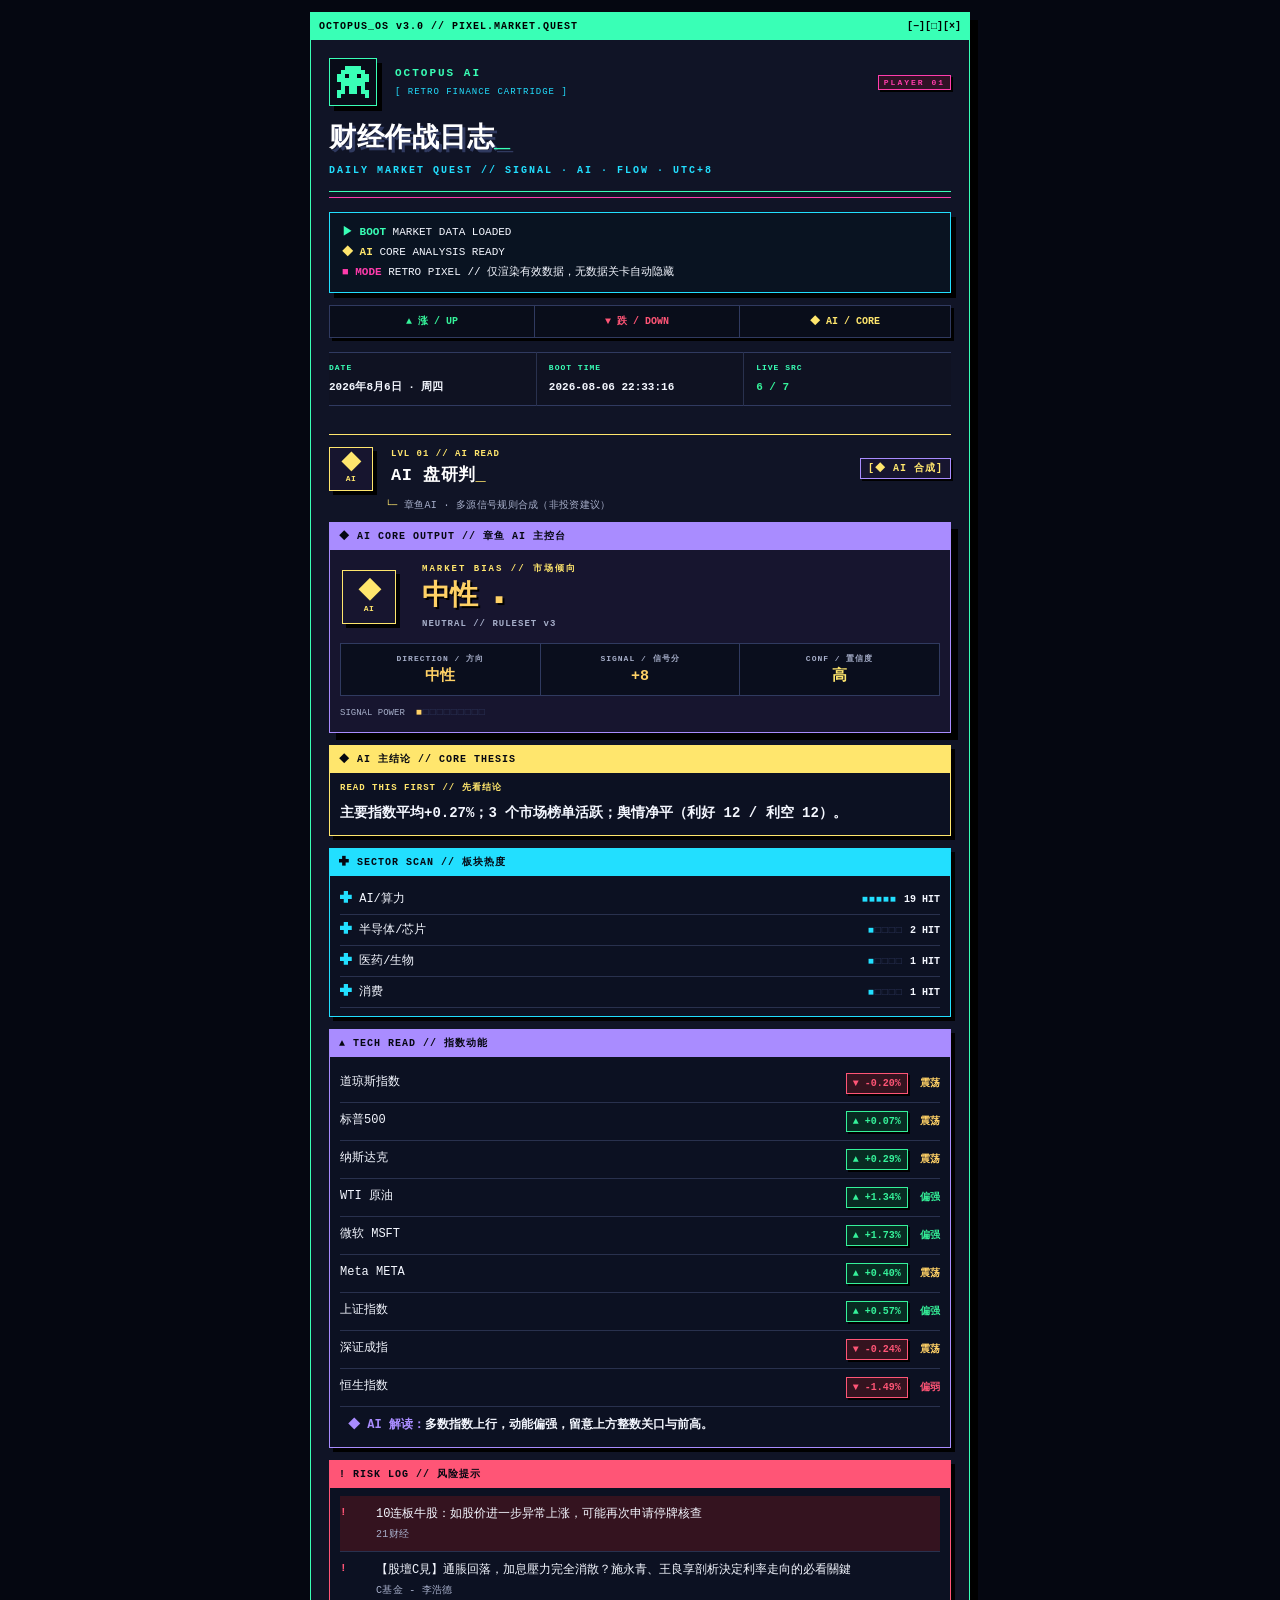
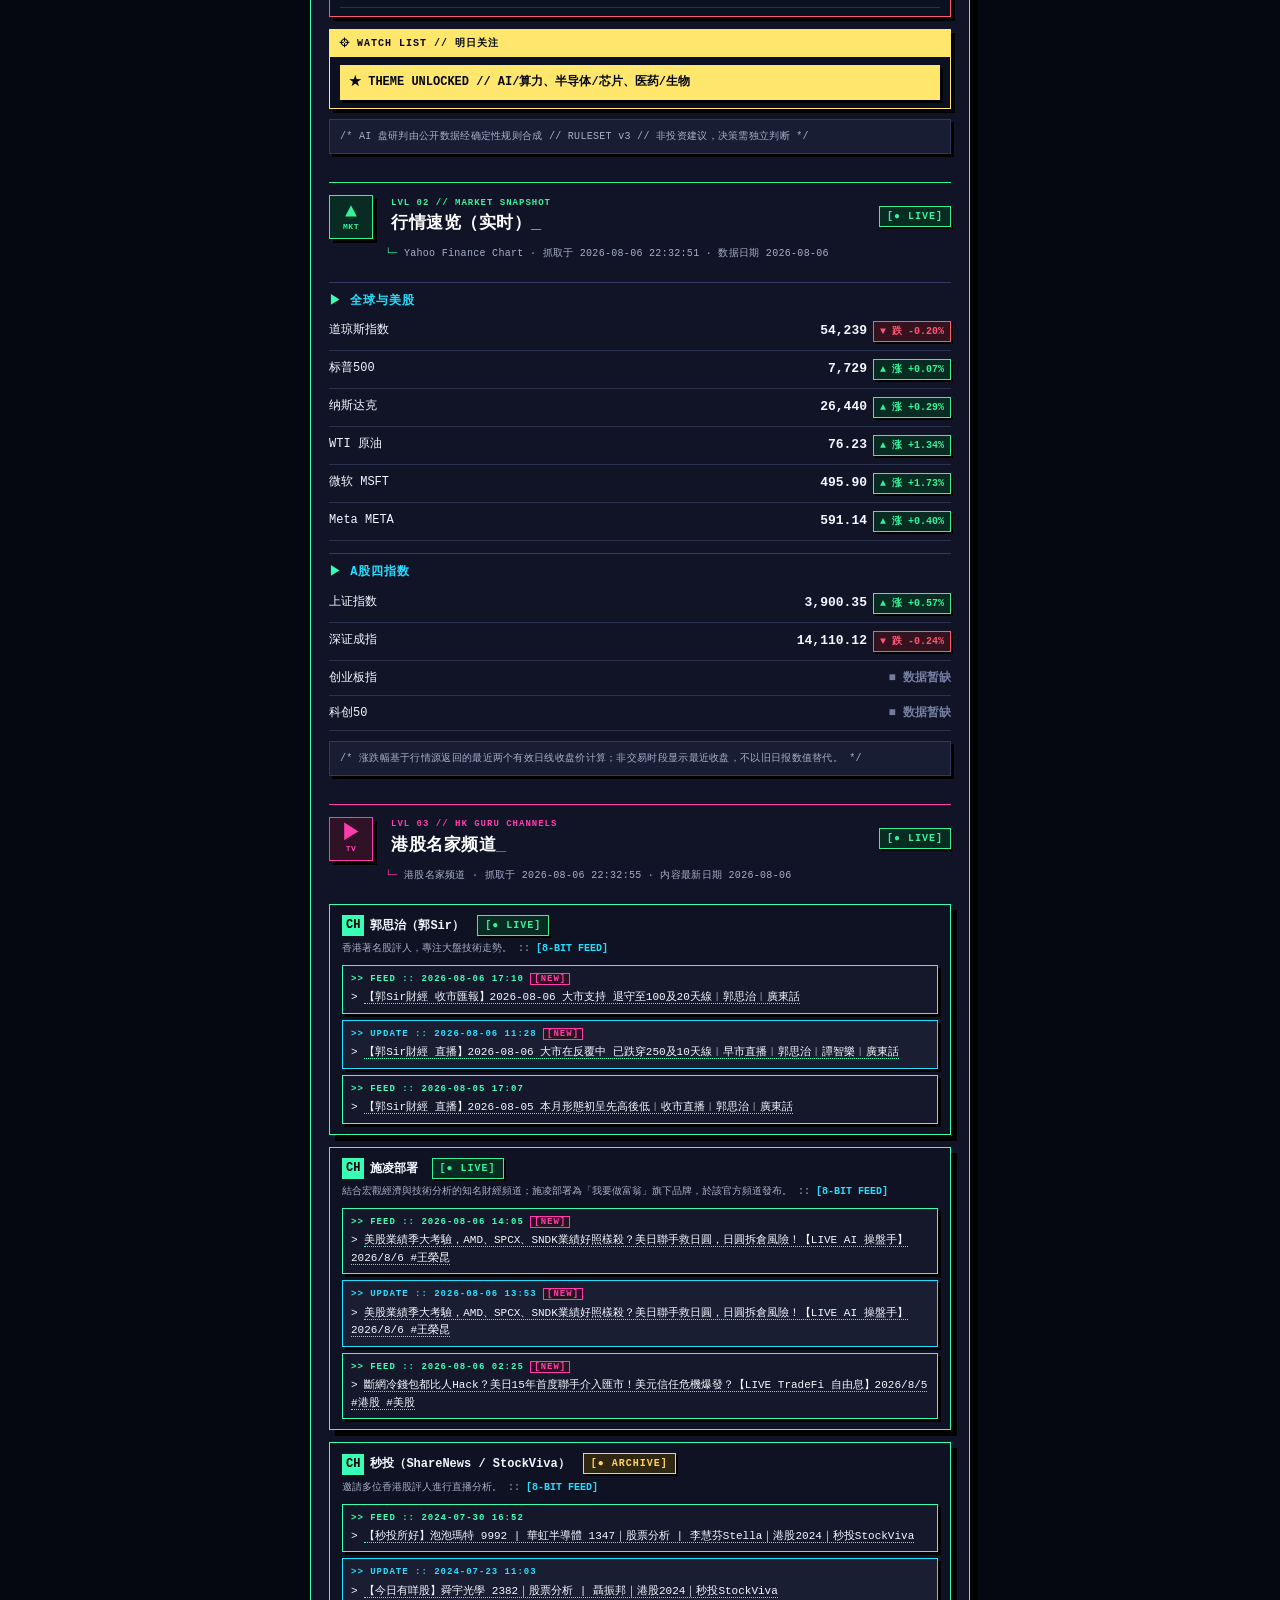
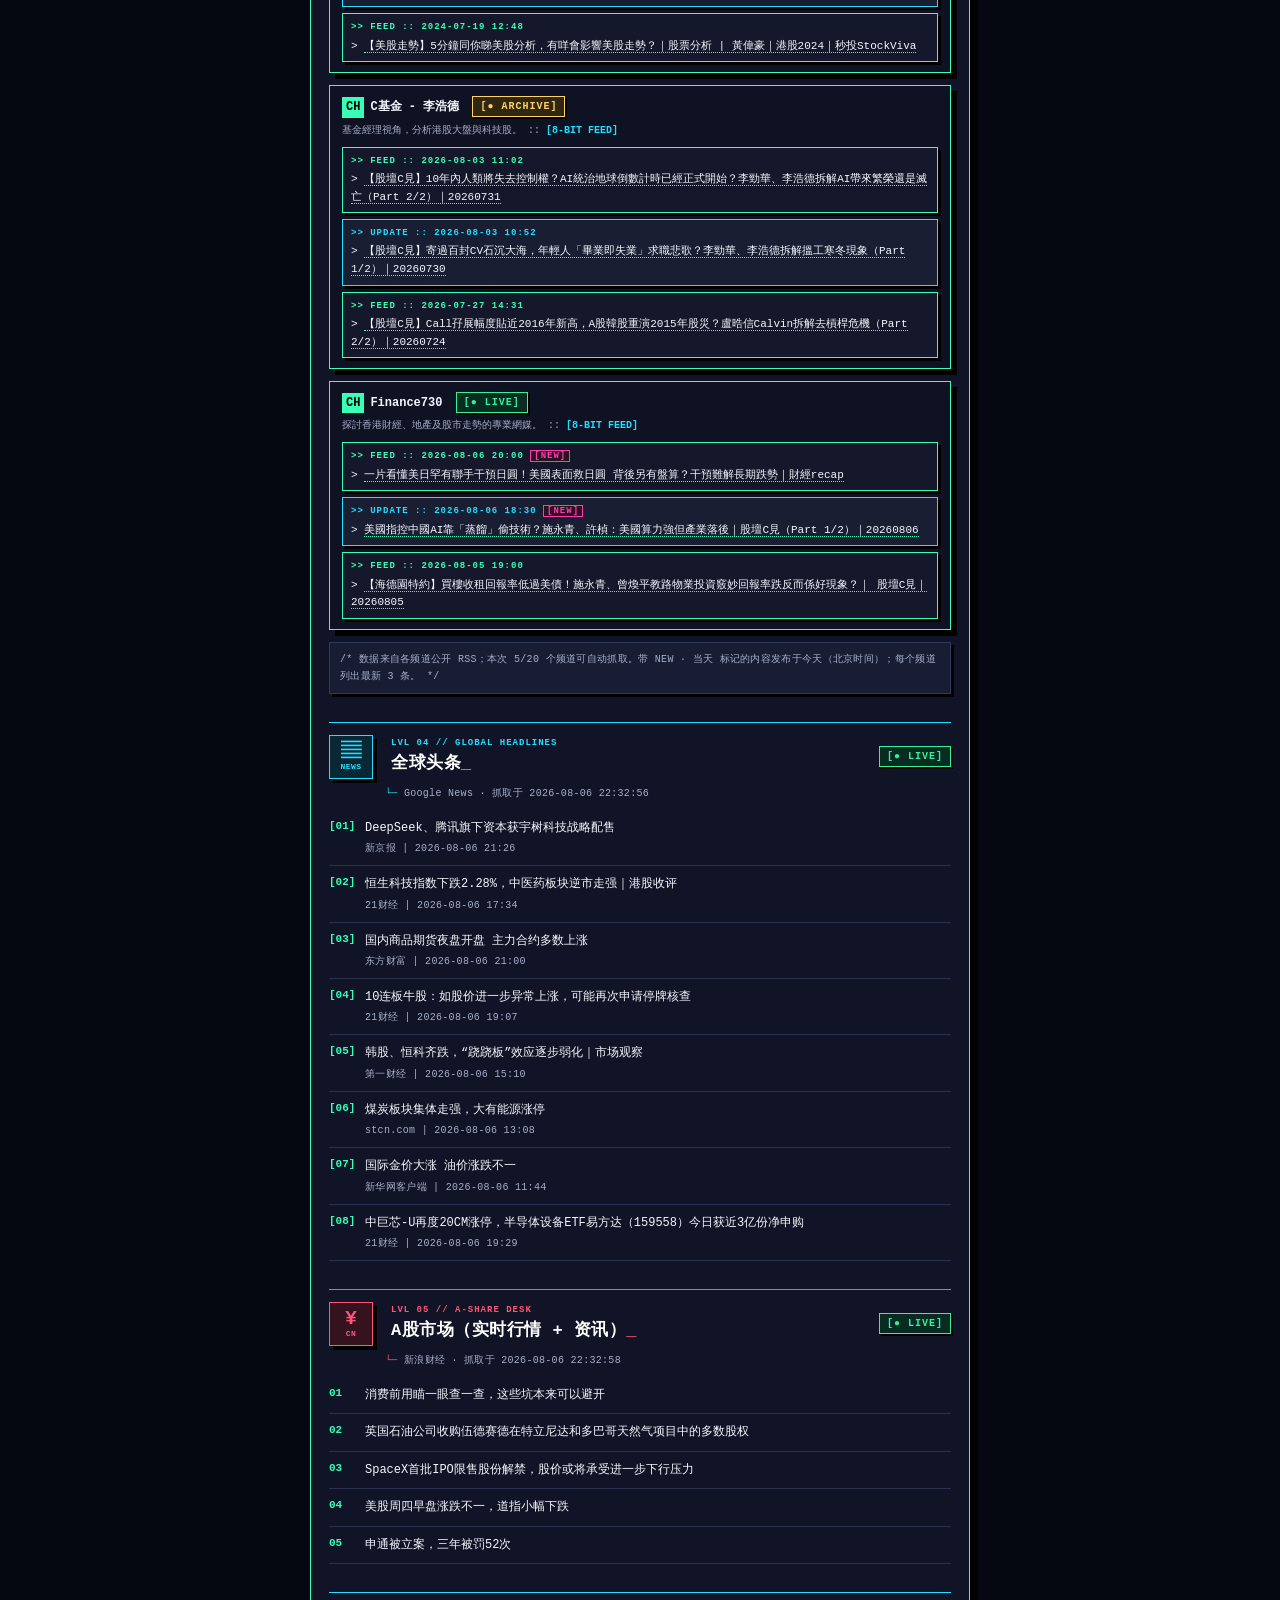
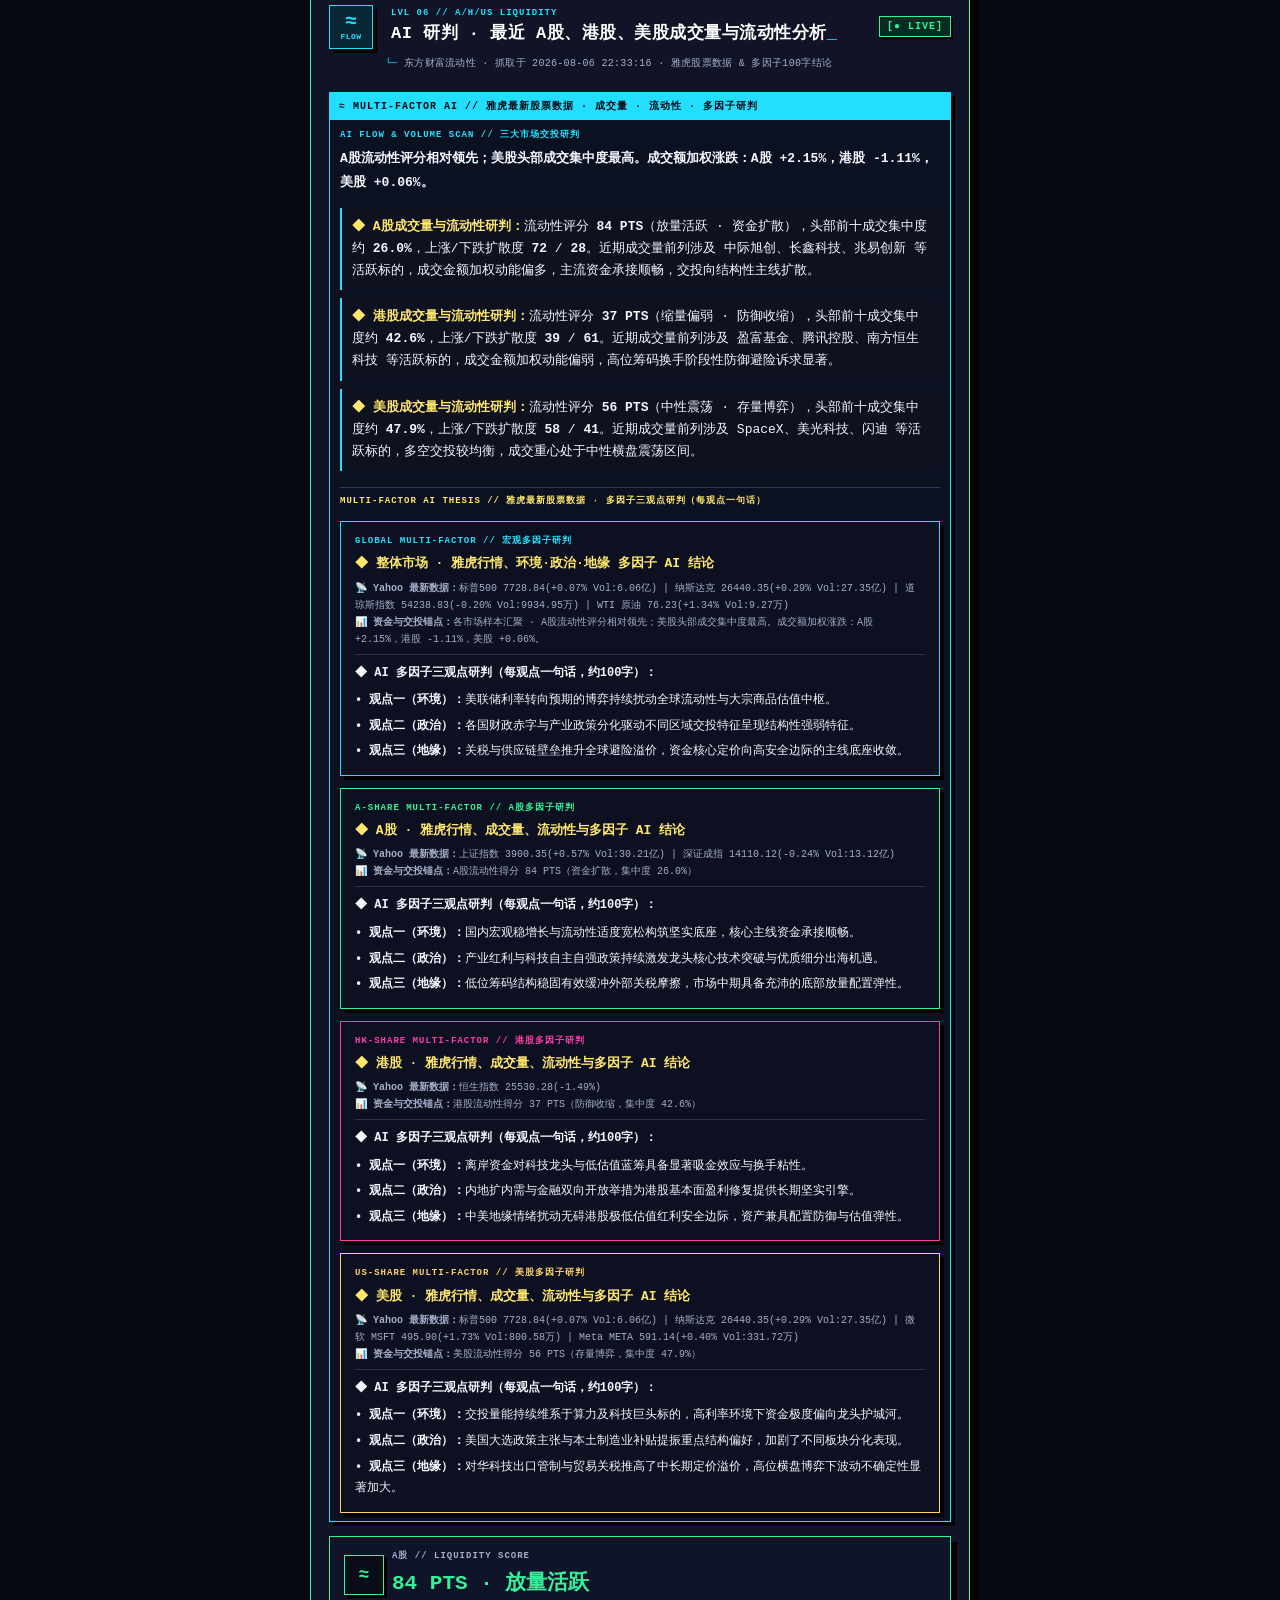
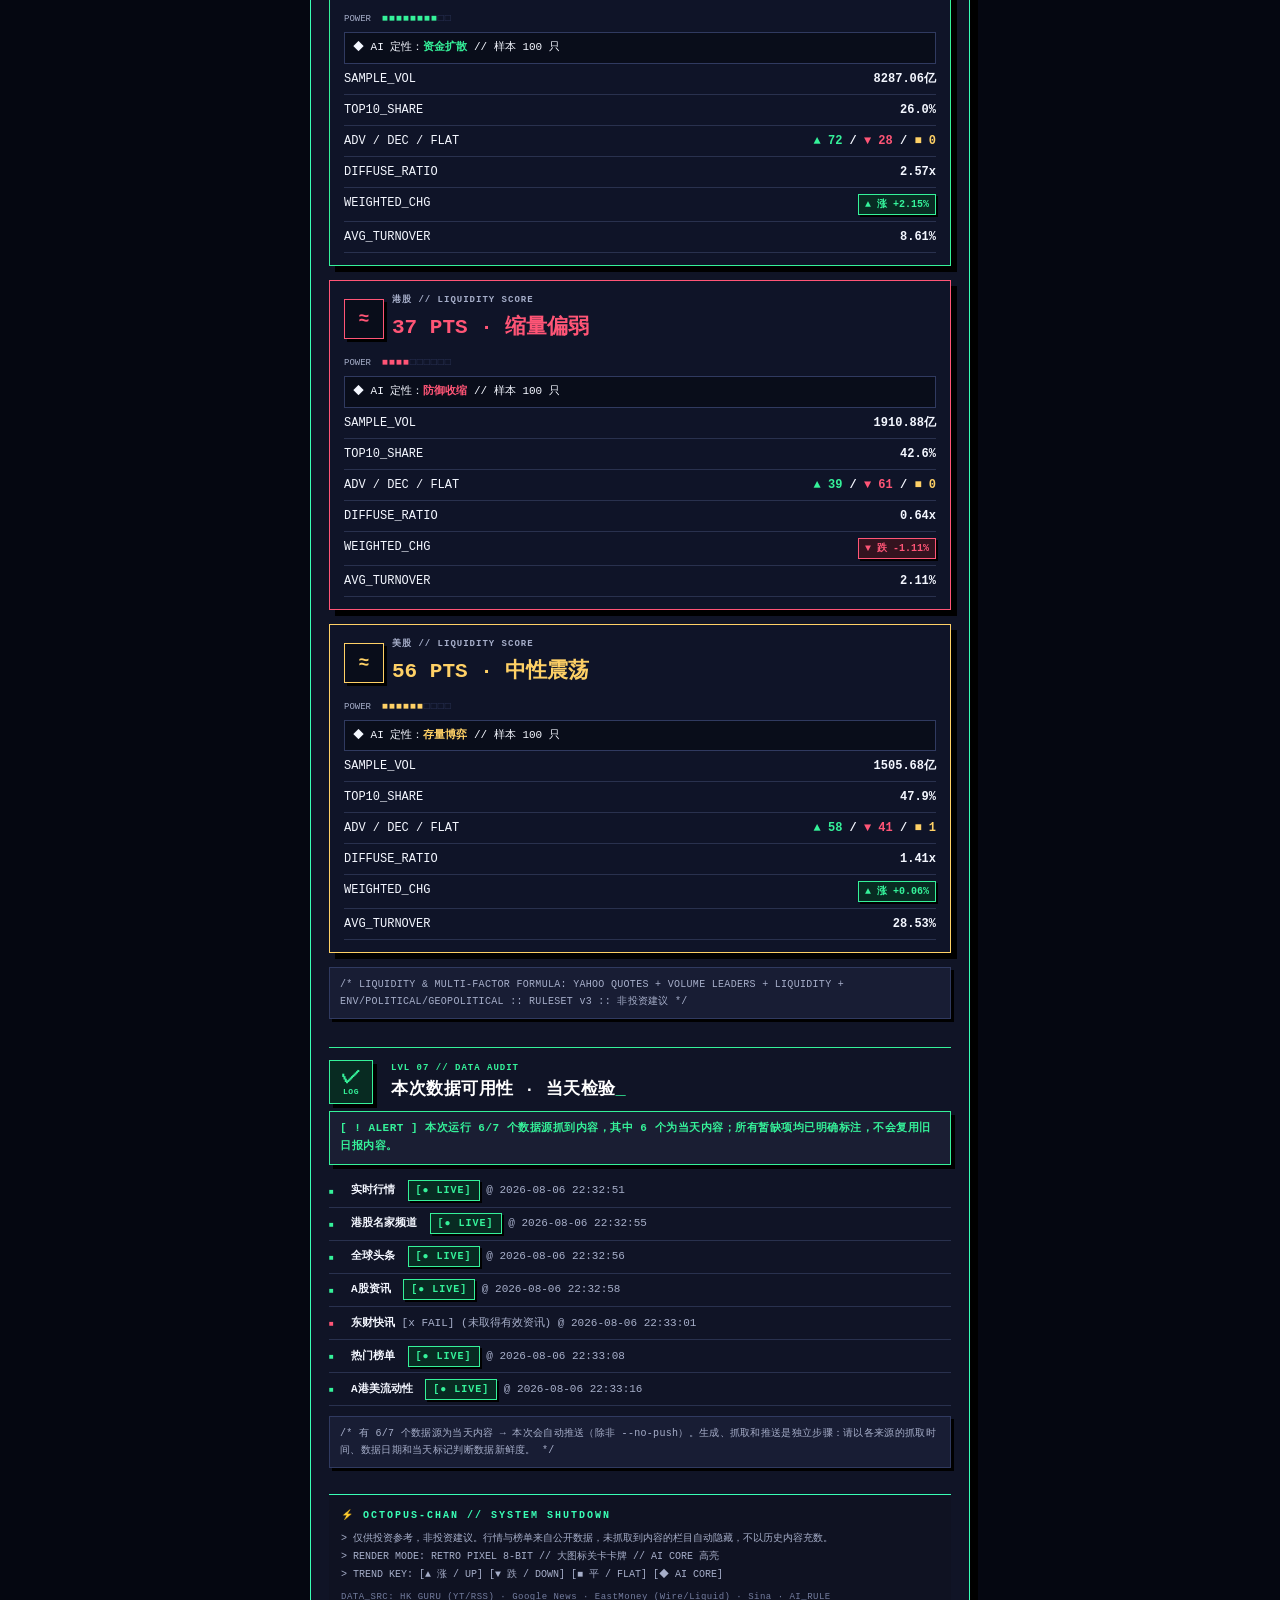
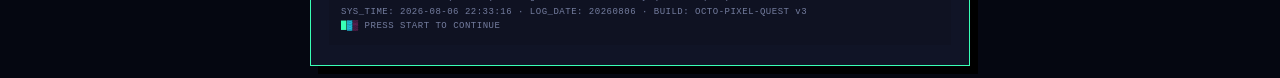
<file: output/daily_report_20260806.html>
<!DOCTYPE html>
<html lang="zh-CN">
<head>
<meta charset="UTF-8">
<meta name="viewport" content="width=device-width,initial-scale=1,maximum-scale=1,user-scalable=no">
<meta name="octopus-report-date" content="20260806">
<meta name="octopus-generated-at" content="2026-08-06 22:33:16">
<meta name="octopus-today-sources" content="6">
<meta name="octopus-total-sources" content="7">
<title>章鱼AI · 财经作战日志 | RETRO PIXEL EDITION</title>
</head>
<body style="margin:0;padding:0;background:#050711;font-family:'Courier New', Courier, 'Lucida Console', monospace, PingFang SC, Microsoft YaHei, sans-serif;color:#F4F7FF;font-size:13px;line-height:1.7;-webkit-text-size-adjust:100%;">

<table width="100%" cellpadding="0" cellspacing="0" style="border-collapse:collapse;max-width:680px;margin:0 auto;background:#050711;">
<tr><td style="padding:12px 10px;">

<!-- 外框：像素终端窗口 -->
<table width="100%" cellpadding="0" cellspacing="0" style="border-collapse:collapse;background:#101426;border:1px solid #39FFB6;box-shadow:8px 8px 0 #000;">
<tr><td style="padding:0;">

<!-- 标题栏：像 8-bit 窗口 title bar -->
<table width="100%" cellpadding="0" cellspacing="0" style="border-collapse:collapse;background:#39FFB6;"><tr>
<td style="padding:5px 8px;font-family:'Courier New', Courier, monospace;font-size:10px;font-weight:900;color:#000;letter-spacing:1px;">OCTOPUS_OS v3.0 // PIXEL.MARKET.QUEST</td>
<td align="right" style="padding:5px 8px;font-family:'Courier New', Courier, monospace;font-size:10px;font-weight:900;color:#000;">[−][□][×]</td>
</tr></table>

<div style="padding:18px 18px 20px;">

<!-- 刊头 masthead：纯 HTML 像素章鱼 + 游戏卡带标题 -->
<table width="100%" cellpadding="0" cellspacing="0" style="border-collapse:collapse;">
<tr>
<td width="56" valign="middle" style="padding-right:10px;">
<table width="48" height="48" cellpadding="0" cellspacing="0" style="border-collapse:collapse;border:1px solid #39FFB6;background:#080C18;box-shadow:5px 5px 0 #000;"><tr><td align="center" valign="middle"><table role="img" aria-label="章鱼像素图标" cellpadding="0" cellspacing="0" style="border-collapse:collapse;margin:0 auto;font-size:0;line-height:0;"><tr><td width="4" height="4">&nbsp;</td><td width="4" height="4">&nbsp;</td><td width="4" height="4" bgcolor="#39FFB6">&nbsp;</td><td width="4" height="4" bgcolor="#39FFB6">&nbsp;</td><td width="4" height="4" bgcolor="#39FFB6">&nbsp;</td><td width="4" height="4" bgcolor="#39FFB6">&nbsp;</td><td width="4" height="4">&nbsp;</td><td width="4" height="4">&nbsp;</td></tr><tr><td width="4" height="4">&nbsp;</td><td width="4" height="4" bgcolor="#39FFB6">&nbsp;</td><td width="4" height="4" bgcolor="#39FFB6">&nbsp;</td><td width="4" height="4" bgcolor="#39FFB6">&nbsp;</td><td width="4" height="4" bgcolor="#39FFB6">&nbsp;</td><td width="4" height="4" bgcolor="#39FFB6">&nbsp;</td><td width="4" height="4" bgcolor="#39FFB6">&nbsp;</td><td width="4" height="4">&nbsp;</td></tr><tr><td width="4" height="4" bgcolor="#39FFB6">&nbsp;</td><td width="4" height="4" bgcolor="#39FFB6">&nbsp;</td><td width="4" height="4" bgcolor="#050711">&nbsp;</td><td width="4" height="4" bgcolor="#39FFB6">&nbsp;</td><td width="4" height="4" bgcolor="#39FFB6">&nbsp;</td><td width="4" height="4" bgcolor="#050711">&nbsp;</td><td width="4" height="4" bgcolor="#39FFB6">&nbsp;</td><td width="4" height="4" bgcolor="#39FFB6">&nbsp;</td></tr><tr><td width="4" height="4" bgcolor="#39FFB6">&nbsp;</td><td width="4" height="4" bgcolor="#39FFB6">&nbsp;</td><td width="4" height="4" bgcolor="#39FFB6">&nbsp;</td><td width="4" height="4" bgcolor="#39FFB6">&nbsp;</td><td width="4" height="4" bgcolor="#39FFB6">&nbsp;</td><td width="4" height="4" bgcolor="#39FFB6">&nbsp;</td><td width="4" height="4" bgcolor="#39FFB6">&nbsp;</td><td width="4" height="4" bgcolor="#39FFB6">&nbsp;</td></tr><tr><td width="4" height="4">&nbsp;</td><td width="4" height="4" bgcolor="#39FFB6">&nbsp;</td><td width="4" height="4" bgcolor="#39FFB6">&nbsp;</td><td width="4" height="4" bgcolor="#39FFB6">&nbsp;</td><td width="4" height="4" bgcolor="#39FFB6">&nbsp;</td><td width="4" height="4" bgcolor="#39FFB6">&nbsp;</td><td width="4" height="4" bgcolor="#39FFB6">&nbsp;</td><td width="4" height="4">&nbsp;</td></tr><tr><td width="4" height="4">&nbsp;</td><td width="4" height="4" bgcolor="#39FFB6">&nbsp;</td><td width="4" height="4">&nbsp;</td><td width="4" height="4" bgcolor="#39FFB6">&nbsp;</td><td width="4" height="4" bgcolor="#39FFB6">&nbsp;</td><td width="4" height="4">&nbsp;</td><td width="4" height="4" bgcolor="#39FFB6">&nbsp;</td><td width="4" height="4">&nbsp;</td></tr><tr><td width="4" height="4" bgcolor="#39FFB6">&nbsp;</td><td width="4" height="4" bgcolor="#39FFB6">&nbsp;</td><td width="4" height="4">&nbsp;</td><td width="4" height="4" bgcolor="#39FFB6">&nbsp;</td><td width="4" height="4" bgcolor="#39FFB6">&nbsp;</td><td width="4" height="4">&nbsp;</td><td width="4" height="4" bgcolor="#39FFB6">&nbsp;</td><td width="4" height="4" bgcolor="#39FFB6">&nbsp;</td></tr><tr><td width="4" height="4" bgcolor="#39FFB6">&nbsp;</td><td width="4" height="4">&nbsp;</td><td width="4" height="4">&nbsp;</td><td width="4" height="4">&nbsp;</td><td width="4" height="4">&nbsp;</td><td width="4" height="4">&nbsp;</td><td width="4" height="4">&nbsp;</td><td width="4" height="4" bgcolor="#39FFB6">&nbsp;</td></tr></table></td></tr></table>
</td>
<td valign="middle"><div style="font-size:11px;color:#39FFB6;font-weight:900;letter-spacing:2px;font-family:'Courier New', Courier, monospace;">OCTOPUS AI</div><div style="font-size:9px;color:#22DFFF;letter-spacing:1px;font-family:'Courier New', Courier, monospace;padding-top:3px;">[ RETRO FINANCE CARTRIDGE ]</div></td>
<td align="right" valign="middle"><span style="font-size:8px;font-weight:900;color:#FF3CAC;letter-spacing:2px;font-family:'Courier New', Courier, monospace;border:1px solid #FF3CAC;padding:2px 5px;background:#301226;box-shadow:2px 2px 0 #000;">PLAYER 01</span></td>
</tr>
</table>

<div style="font-size:27px;font-weight:900;color:#FFFFFF;letter-spacing:.5px;line-height:1.3;padding-top:16px;font-family:'Courier New', Courier, monospace;text-shadow:3px 3px 0 #303A60;">财经作战日志<span style="color:#39FFB6;">_</span></div>
<div style="font-size:10px;font-weight:900;color:#22DFFF;letter-spacing:2px;padding-top:5px;font-family:'Courier New', Courier, monospace;">DAILY MARKET QUEST // SIGNAL · AI · FLOW · UTC+8</div>
<div style="margin-top:12px;border-top:1px solid #39FFB6;border-bottom:1px solid #FF3CAC;height:5px;font-size:0;line-height:0;"><span style="color:#39FFB6;">■■■■</span></div>

<!-- 导语：终端开机文字 -->
<div style="margin-top:14px;border:1px solid #22DFFF;background:#091321;padding:10px 12px;font-size:11px;color:#F4F7FF;line-height:1.8;font-family:'Courier New', Courier, monospace;box-shadow:5px 5px 0 #000;">
<span style="color:#39FFB6;font-weight:900;">▶ BOOT</span> MARKET DATA LOADED<br>
<span style="color:#FFE66D;font-weight:900;">◆ AI</span> CORE ANALYSIS READY<br>
<span style="color:#FF3CAC;font-weight:900;">■ MODE</span> RETRO PIXEL // 仅渲染有效数据，无数据关卡自动隐藏
</div>

<!-- 视觉图例：颜色 + 方向符号双重编码 -->
<table width="100%" cellpadding="0" cellspacing="0" style="border-collapse:collapse;margin-top:12px;border:1px solid #303A60;background:#090D1A;box-shadow:3px 3px 0 #000;">
<tr>
<td width="33%" align="center" style="padding:7px 3px;border-right:1px solid #303A60;font-family:'Courier New', Courier, monospace;font-size:10px;font-weight:900;color:#35F29A;">▲ 涨 / UP</td>
<td width="33%" align="center" style="padding:7px 3px;border-right:1px solid #303A60;font-family:'Courier New', Courier, monospace;font-size:10px;font-weight:900;color:#FF5576;">▼ 跌 / DOWN</td>
<td width="34%" align="center" style="padding:7px 3px;font-family:'Courier New', Courier, monospace;font-size:10px;font-weight:900;color:#FFE66D;">◆ AI / CORE</td>
</tr>
</table>

<!-- 期号元信息栅格：像状态栏 -->
<table width="100%" cellpadding="0" cellspacing="0" style="border-collapse:collapse;border-top:1px solid #303A60;border-bottom:1px solid #303A60;margin-top:14px;background:#0F1222;">
<tr>
<td width="33%" valign="top" style="padding:8px 0;"><div style="padding-left:0;"><div style="font-size:8px;font-weight:900;color:#39FFB6;letter-spacing:1px;font-family:'Courier New', Courier, monospace;">DATE</div><div style="font-size:11px;font-weight:900;color:#F4F7FF;padding-top:3px;font-family:'Courier New', Courier, monospace;font-variant-numeric:tabular-nums;">2026年8月6日 · 周四</div></div></td>
<td width="33%" valign="top" style="padding:8px 0;border-left:1px solid #29314E;"><div style="padding-left:12px;"><div style="font-size:8px;font-weight:900;color:#39FFB6;letter-spacing:1px;font-family:'Courier New', Courier, monospace;">BOOT TIME</div><div style="font-size:11px;font-weight:900;color:#F4F7FF;padding-top:3px;font-family:'Courier New', Courier, monospace;font-variant-numeric:tabular-nums;">2026-08-06 22:33:16</div></div></td>
<td width="33%" valign="top" style="padding:8px 0;border-left:1px solid #29314E;"><div style="padding-left:12px;"><div style="font-size:8px;font-weight:900;color:#39FFB6;letter-spacing:1px;font-family:'Courier New', Courier, monospace;">LIVE SRC</div><div style="font-size:11px;font-weight:900;color:#35F29A;padding-top:3px;font-family:'Courier New', Courier, monospace;font-variant-numeric:tabular-nums;">6 / 7</div></div></td>
</tr>
</table>

<!-- 内容关卡列表 -->

<div style="border-top:1px solid #FFE66D;margin-top:28px;padding-top:12px;">
<table width="100%" cellpadding="0" cellspacing="0" style="border-collapse:collapse;">
<tr>
<td width="52" valign="middle" style="padding-right:10px;"><table width="44" height="44" cellpadding="0" cellspacing="0" style="width:44px;height:44px;border-collapse:collapse;border:1px solid #FFE66D;background:#17152F;box-shadow:4px 4px 0 #000;"><tr><td align="center" valign="middle" style="padding:2px;color:#FFE66D;font-family:'Courier New', Courier, monospace;font-weight:900;line-height:1;"><div style="font-size:20px;line-height:20px;">◆</div><div style="font-size:8px;line-height:10px;letter-spacing:.5px;">AI</div></td></tr></table></td>
<td valign="middle">
<div style="font-family:'Courier New', Courier, monospace;font-size:9px;font-weight:900;color:#FFE66D;letter-spacing:1px;line-height:1.3;">LVL 01 // AI READ</div>
<div style="font-size:17px;font-weight:900;color:#FFFFFF;letter-spacing:.5px;padding-top:4px;line-height:1.35;font-family:'Courier New', Courier, monospace;">AI 盘研判<span style="color:#FFE66D;">_</span></div>
</td>
<td align="right" valign="middle" style="padding-left:6px;"><span style="display:inline-block;border:1px solid #A98CFF;color:#FFE66D;background:#17152F;padding:1px 7px;margin-left:6px;font-size:10px;font-weight:900;font-family:'Courier New', Courier, monospace;letter-spacing:1px;line-height:17px;box-shadow:2px 2px 0 #000;vertical-align:middle;white-space:nowrap;">[◆ AI 合成]</span></td>
</tr>
</table>
<div style="font-size:10px;color:#A6AEC9;letter-spacing:.3px;padding:7px 0 8px 56px;line-height:1.6;font-family:'Courier New', Courier, monospace;"><span style="color:#FFE66D;">└─</span> 章鱼AI · 多源信号规则合成（非投资建议）</div>
<table width="100%" cellpadding="0" cellspacing="0" style="border-collapse:collapse;border:1px solid #A98CFF;background:#17152F;box-shadow:7px 7px 0 #000;"><tr><td colspan="2" style="padding:5px 9px;background:#A98CFF;color:#050711;font-size:10px;font-weight:900;font-family:'Courier New', Courier, monospace;letter-spacing:1px;">◆ AI CORE OUTPUT // 章鱼 AI 主控台</td></tr><tr><td width="68" valign="middle" style="padding:12px 4px 10px 12px;"><table width="54" height="54" cellpadding="0" cellspacing="0" style="width:54px;height:54px;border-collapse:collapse;border:1px solid #FFE66D;background:#17152F;box-shadow:4px 4px 0 #000;"><tr><td align="center" valign="middle" style="padding:2px;color:#FFE66D;font-family:'Courier New', Courier, monospace;font-weight:900;line-height:1;"><div style="font-size:23px;line-height:23px;">◆</div><div style="font-size:8px;line-height:10px;letter-spacing:.5px;">AI</div></td></tr></table></td><td valign="middle" style="padding:12px 12px 10px 8px;"><div style="font-size:9px;color:#FFE66D;font-family:'Courier New', Courier, monospace;font-weight:900;letter-spacing:2px;">MARKET BIAS // 市场倾向</div><div style="font-size:28px;color:#FFD166;font-family:'Courier New', Courier, monospace;font-weight:900;line-height:1.15;padding-top:4px;text-shadow:2px 2px 0 #000;">中性 <span style="font-size:14px;">■</span></div><div style="font-size:9px;color:#A6AEC9;font-family:'Courier New', Courier, monospace;font-weight:900;letter-spacing:1px;padding-top:4px;">NEUTRAL // RULESET v3</div></td></tr><tr><td colspan="2" style="padding:0 10px 11px;"><table width="100%" cellpadding="0" cellspacing="0" style="border-collapse:collapse;border:1px solid #303A60;background:#0A0E1D;"><tr><td width="33%" valign="top" style="padding:8px 6px;text-align:center;"><div style="font-size:8px;color:#A6AEC9;font-family:'Courier New', Courier, monospace;font-weight:900;letter-spacing:1px;">DIRECTION / 方向</div><div style="font-size:15px;color:#FFD166;font-family:'Courier New', Courier, monospace;font-weight:900;padding-top:3px;line-height:1.25;">中性</div></td><td width="33%" valign="top" style="padding:8px 6px;border-left:1px solid #303A60;text-align:center;"><div style="font-size:8px;color:#A6AEC9;font-family:'Courier New', Courier, monospace;font-weight:900;letter-spacing:1px;">SIGNAL / 信号分</div><div style="font-size:15px;color:#FFD166;font-family:'Courier New', Courier, monospace;font-weight:900;padding-top:3px;line-height:1.25;">+8</div></td><td width="33%" valign="top" style="padding:8px 6px;border-left:1px solid #303A60;text-align:center;"><div style="font-size:8px;color:#A6AEC9;font-family:'Courier New', Courier, monospace;font-weight:900;letter-spacing:1px;">CONF / 置信度</div><div style="font-size:15px;color:#FFE66D;font-family:'Courier New', Courier, monospace;font-weight:900;padding-top:3px;line-height:1.25;">高</div></td></tr></table><div style="padding-top:8px;font-size:9px;color:#A6AEC9;font-family:'Courier New', Courier, monospace;">SIGNAL POWER&nbsp; <span style="color:#FFD166;font-family:'Courier New', Courier, monospace;font-size:10px;letter-spacing:1px;">■</span><span style="color:#303A60;font-family:'Courier New', Courier, monospace;font-size:10px;letter-spacing:1px;">□□□□□□□□□</span></div></td></tr></table><table width="100%" cellpadding="0" cellspacing="0" style="border-collapse:collapse;margin-top:12px;border:1px solid #FFE66D;background:#0C1122;box-shadow:4px 4px 0 #000;"><tr><td style="padding:5px 9px;background:#FFE66D;color:#050711;font-size:10px;font-weight:900;font-family:'Courier New', Courier, monospace;letter-spacing:1px;">◆ AI 主结论 // CORE THESIS</td></tr><tr><td style="padding:8px 10px;"><div style="font-size:9px;color:#FFE66D;font-weight:900;font-family:'Courier New', Courier, monospace;letter-spacing:1px;">READ THIS FIRST // 先看结论</div><div style="font-size:14px;color:#F4F7FF;font-weight:900;line-height:1.9;font-family:'Courier New', Courier, monospace;padding-top:4px;">主要指数平均+0.27%；3 个市场榜单活跃；舆情净平（利好 12 / 利空 12）。</div></td></tr></table><table width="100%" cellpadding="0" cellspacing="0" style="border-collapse:collapse;margin-top:12px;border:1px solid #22DFFF;background:#0C1122;box-shadow:4px 4px 0 #000;"><tr><td style="padding:5px 9px;background:#22DFFF;color:#050711;font-size:10px;font-weight:900;font-family:'Courier New', Courier, monospace;letter-spacing:1px;">✚ SECTOR SCAN // 板块热度</td></tr><tr><td style="padding:8px 10px;"><table width="100%" cellpadding="0" cellspacing="0" style="border-collapse:collapse;"><tr><td style="padding:6px 0;border-bottom:1px solid #29314E;font-size:12px;color:#F4F7FF;vertical-align:top;line-height:1.5;font-family:'Courier New', Courier, monospace;" width="46%"><span style="color:#22DFFF;font-weight:900;">✚</span> AI/算力</td><td style="padding:6px 0;border-bottom:1px solid #29314E;font-size:12px;font-weight:900;color:#F4F7FF;text-align:right;line-height:1.5;font-variant-numeric:tabular-nums;font-family:'Courier New', Courier, monospace;" width="54%"><span style="color:#22DFFF;font-family:'Courier New', Courier, monospace;font-size:10px;letter-spacing:1px;">■■■■■</span><span style="color:#303A60;font-family:'Courier New', Courier, monospace;font-size:10px;letter-spacing:1px;"></span> <span style="color:#F4F7FF;font-size:10px;">19 HIT</span></td></tr><tr><td style="padding:6px 0;border-bottom:1px solid #29314E;font-size:12px;color:#F4F7FF;vertical-align:top;line-height:1.5;font-family:'Courier New', Courier, monospace;" width="46%"><span style="color:#22DFFF;font-weight:900;">✚</span> 半导体/芯片</td><td style="padding:6px 0;border-bottom:1px solid #29314E;font-size:12px;font-weight:900;color:#F4F7FF;text-align:right;line-height:1.5;font-variant-numeric:tabular-nums;font-family:'Courier New', Courier, monospace;" width="54%"><span style="color:#22DFFF;font-family:'Courier New', Courier, monospace;font-size:10px;letter-spacing:1px;">■</span><span style="color:#303A60;font-family:'Courier New', Courier, monospace;font-size:10px;letter-spacing:1px;">□□□□</span> <span style="color:#F4F7FF;font-size:10px;">2 HIT</span></td></tr><tr><td style="padding:6px 0;border-bottom:1px solid #29314E;font-size:12px;color:#F4F7FF;vertical-align:top;line-height:1.5;font-family:'Courier New', Courier, monospace;" width="46%"><span style="color:#22DFFF;font-weight:900;">✚</span> 医药/生物</td><td style="padding:6px 0;border-bottom:1px solid #29314E;font-size:12px;font-weight:900;color:#F4F7FF;text-align:right;line-height:1.5;font-variant-numeric:tabular-nums;font-family:'Courier New', Courier, monospace;" width="54%"><span style="color:#22DFFF;font-family:'Courier New', Courier, monospace;font-size:10px;letter-spacing:1px;">■</span><span style="color:#303A60;font-family:'Courier New', Courier, monospace;font-size:10px;letter-spacing:1px;">□□□□</span> <span style="color:#F4F7FF;font-size:10px;">1 HIT</span></td></tr><tr><td style="padding:6px 0;border-bottom:1px solid #29314E;font-size:12px;color:#F4F7FF;vertical-align:top;line-height:1.5;font-family:'Courier New', Courier, monospace;" width="46%"><span style="color:#22DFFF;font-weight:900;">✚</span> 消费</td><td style="padding:6px 0;border-bottom:1px solid #29314E;font-size:12px;font-weight:900;color:#F4F7FF;text-align:right;line-height:1.5;font-variant-numeric:tabular-nums;font-family:'Courier New', Courier, monospace;" width="54%"><span style="color:#22DFFF;font-family:'Courier New', Courier, monospace;font-size:10px;letter-spacing:1px;">■</span><span style="color:#303A60;font-family:'Courier New', Courier, monospace;font-size:10px;letter-spacing:1px;">□□□□</span> <span style="color:#F4F7FF;font-size:10px;">1 HIT</span></td></tr></table></td></tr></table><table width="100%" cellpadding="0" cellspacing="0" style="border-collapse:collapse;margin-top:12px;border:1px solid #A98CFF;background:#0C1122;box-shadow:4px 4px 0 #000;"><tr><td style="padding:5px 9px;background:#A98CFF;color:#050711;font-size:10px;font-weight:900;font-family:'Courier New', Courier, monospace;letter-spacing:1px;">▲ TECH READ // 指数动能</td></tr><tr><td style="padding:8px 10px;"><table width="100%" cellpadding="0" cellspacing="0" style="border-collapse:collapse;"><tr><td style="padding:8px 0;border-bottom:1px solid #29314E;font-size:12px;color:#F4F7FF;vertical-align:top;line-height:1.5;font-family:'Courier New', Courier, monospace;" width="46%">道琼斯指数</td><td style="padding:8px 0;border-bottom:1px solid #29314E;font-size:12px;font-weight:900;color:#FFD166;text-align:right;line-height:1.5;font-variant-numeric:tabular-nums;font-family:'Courier New', Courier, monospace;" width="54%"><span style="display:inline-block;border:1px solid #FF5576;background:#34131F;color:#FF5576;padding:1px 6px;font-size:10px;font-weight:900;line-height:17px;font-family:'Courier New', Courier, monospace;box-shadow:2px 2px 0 #000;white-space:nowrap;">▼ -0.20%</span> <span style="display:inline-block;color:#FFD166;font-size:10px;font-weight:900;padding-left:5px;">震荡</span></td></tr><tr><td style="padding:8px 0;border-bottom:1px solid #29314E;font-size:12px;color:#F4F7FF;vertical-align:top;line-height:1.5;font-family:'Courier New', Courier, monospace;" width="46%">标普500</td><td style="padding:8px 0;border-bottom:1px solid #29314E;font-size:12px;font-weight:900;color:#FFD166;text-align:right;line-height:1.5;font-variant-numeric:tabular-nums;font-family:'Courier New', Courier, monospace;" width="54%"><span style="display:inline-block;border:1px solid #35F29A;background:#082B22;color:#35F29A;padding:1px 6px;font-size:10px;font-weight:900;line-height:17px;font-family:'Courier New', Courier, monospace;box-shadow:2px 2px 0 #000;white-space:nowrap;">▲ +0.07%</span> <span style="display:inline-block;color:#FFD166;font-size:10px;font-weight:900;padding-left:5px;">震荡</span></td></tr><tr><td style="padding:8px 0;border-bottom:1px solid #29314E;font-size:12px;color:#F4F7FF;vertical-align:top;line-height:1.5;font-family:'Courier New', Courier, monospace;" width="46%">纳斯达克</td><td style="padding:8px 0;border-bottom:1px solid #29314E;font-size:12px;font-weight:900;color:#FFD166;text-align:right;line-height:1.5;font-variant-numeric:tabular-nums;font-family:'Courier New', Courier, monospace;" width="54%"><span style="display:inline-block;border:1px solid #35F29A;background:#082B22;color:#35F29A;padding:1px 6px;font-size:10px;font-weight:900;line-height:17px;font-family:'Courier New', Courier, monospace;box-shadow:2px 2px 0 #000;white-space:nowrap;">▲ +0.29%</span> <span style="display:inline-block;color:#FFD166;font-size:10px;font-weight:900;padding-left:5px;">震荡</span></td></tr><tr><td style="padding:8px 0;border-bottom:1px solid #29314E;font-size:12px;color:#F4F7FF;vertical-align:top;line-height:1.5;font-family:'Courier New', Courier, monospace;" width="46%">WTI 原油</td><td style="padding:8px 0;border-bottom:1px solid #29314E;font-size:12px;font-weight:900;color:#35F29A;text-align:right;line-height:1.5;font-variant-numeric:tabular-nums;font-family:'Courier New', Courier, monospace;" width="54%"><span style="display:inline-block;border:1px solid #35F29A;background:#082B22;color:#35F29A;padding:1px 6px;font-size:10px;font-weight:900;line-height:17px;font-family:'Courier New', Courier, monospace;box-shadow:2px 2px 0 #000;white-space:nowrap;">▲ +1.34%</span> <span style="display:inline-block;color:#35F29A;font-size:10px;font-weight:900;padding-left:5px;">偏强</span></td></tr><tr><td style="padding:8px 0;border-bottom:1px solid #29314E;font-size:12px;color:#F4F7FF;vertical-align:top;line-height:1.5;font-family:'Courier New', Courier, monospace;" width="46%">微软 MSFT</td><td style="padding:8px 0;border-bottom:1px solid #29314E;font-size:12px;font-weight:900;color:#35F29A;text-align:right;line-height:1.5;font-variant-numeric:tabular-nums;font-family:'Courier New', Courier, monospace;" width="54%"><span style="display:inline-block;border:1px solid #35F29A;background:#082B22;color:#35F29A;padding:1px 6px;font-size:10px;font-weight:900;line-height:17px;font-family:'Courier New', Courier, monospace;box-shadow:2px 2px 0 #000;white-space:nowrap;">▲ +1.73%</span> <span style="display:inline-block;color:#35F29A;font-size:10px;font-weight:900;padding-left:5px;">偏强</span></td></tr><tr><td style="padding:8px 0;border-bottom:1px solid #29314E;font-size:12px;color:#F4F7FF;vertical-align:top;line-height:1.5;font-family:'Courier New', Courier, monospace;" width="46%">Meta META</td><td style="padding:8px 0;border-bottom:1px solid #29314E;font-size:12px;font-weight:900;color:#FFD166;text-align:right;line-height:1.5;font-variant-numeric:tabular-nums;font-family:'Courier New', Courier, monospace;" width="54%"><span style="display:inline-block;border:1px solid #35F29A;background:#082B22;color:#35F29A;padding:1px 6px;font-size:10px;font-weight:900;line-height:17px;font-family:'Courier New', Courier, monospace;box-shadow:2px 2px 0 #000;white-space:nowrap;">▲ +0.40%</span> <span style="display:inline-block;color:#FFD166;font-size:10px;font-weight:900;padding-left:5px;">震荡</span></td></tr><tr><td style="padding:8px 0;border-bottom:1px solid #29314E;font-size:12px;color:#F4F7FF;vertical-align:top;line-height:1.5;font-family:'Courier New', Courier, monospace;" width="46%">上证指数</td><td style="padding:8px 0;border-bottom:1px solid #29314E;font-size:12px;font-weight:900;color:#35F29A;text-align:right;line-height:1.5;font-variant-numeric:tabular-nums;font-family:'Courier New', Courier, monospace;" width="54%"><span style="display:inline-block;border:1px solid #35F29A;background:#082B22;color:#35F29A;padding:1px 6px;font-size:10px;font-weight:900;line-height:17px;font-family:'Courier New', Courier, monospace;box-shadow:2px 2px 0 #000;white-space:nowrap;">▲ +0.57%</span> <span style="display:inline-block;color:#35F29A;font-size:10px;font-weight:900;padding-left:5px;">偏强</span></td></tr><tr><td style="padding:8px 0;border-bottom:1px solid #29314E;font-size:12px;color:#F4F7FF;vertical-align:top;line-height:1.5;font-family:'Courier New', Courier, monospace;" width="46%">深证成指</td><td style="padding:8px 0;border-bottom:1px solid #29314E;font-size:12px;font-weight:900;color:#FFD166;text-align:right;line-height:1.5;font-variant-numeric:tabular-nums;font-family:'Courier New', Courier, monospace;" width="54%"><span style="display:inline-block;border:1px solid #FF5576;background:#34131F;color:#FF5576;padding:1px 6px;font-size:10px;font-weight:900;line-height:17px;font-family:'Courier New', Courier, monospace;box-shadow:2px 2px 0 #000;white-space:nowrap;">▼ -0.24%</span> <span style="display:inline-block;color:#FFD166;font-size:10px;font-weight:900;padding-left:5px;">震荡</span></td></tr><tr><td style="padding:8px 0;border-bottom:1px solid #29314E;font-size:12px;color:#F4F7FF;vertical-align:top;line-height:1.5;font-family:'Courier New', Courier, monospace;" width="46%">恒生指数</td><td style="padding:8px 0;border-bottom:1px solid #29314E;font-size:12px;font-weight:900;color:#FF5576;text-align:right;line-height:1.5;font-variant-numeric:tabular-nums;font-family:'Courier New', Courier, monospace;" width="54%"><span style="display:inline-block;border:1px solid #FF5576;background:#34131F;color:#FF5576;padding:1px 6px;font-size:10px;font-weight:900;line-height:17px;font-family:'Courier New', Courier, monospace;box-shadow:2px 2px 0 #000;white-space:nowrap;">▼ -1.49%</span> <span style="display:inline-block;color:#FF5576;font-size:10px;font-weight:900;padding-left:5px;">偏弱</span></td></tr></table><div style="font-size:12px;color:#F4F7FF;padding:8px 8px 2px;line-height:1.8;font-family:'Courier New', Courier, monospace;font-weight:700;"><span style="color:#A98CFF;font-weight:900;">◆ AI 解读：</span>多数指数上行，动能偏强，留意上方整数关口与前高。</div></td></tr></table><table width="100%" cellpadding="0" cellspacing="0" style="border-collapse:collapse;margin-top:12px;border:1px solid #FF5576;background:#0C1122;box-shadow:4px 4px 0 #000;"><tr><td style="padding:5px 9px;background:#FF5576;color:#050711;font-size:10px;font-weight:900;font-family:'Courier New', Courier, monospace;letter-spacing:1px;">! RISK LOG // 风险提示</td></tr><tr><td style="padding:8px 10px;"><table width="100%" cellpadding="0" cellspacing="0" style="border-collapse:collapse;background:#34131F;"><tr><td width="32" valign="top" style="padding:8px 4px 8px 0;border-bottom:1px solid #29314E;font-size:11px;font-weight:900;color:#FF5576;line-height:1.6;font-family:'Courier New', Courier, monospace;">!</td><td style="padding:8px 0;border-bottom:1px solid #29314E;font-size:12px;color:#F4F7FF;line-height:1.7;font-family:'Courier New', Courier, monospace;">10连板牛股：如股价进一步异常上涨，可能再次申请停牌核查<div style="font-size:10px;color:#A6AEC9;letter-spacing:.3px;padding-top:3px;line-height:1.6;font-family:'Courier New', Courier, monospace;">21财经</div></td></tr></table><table width="100%" cellpadding="0" cellspacing="0" style="border-collapse:collapse;background:transparent;"><tr><td width="32" valign="top" style="padding:8px 4px 8px 0;border-bottom:1px solid #29314E;font-size:11px;font-weight:900;color:#FF5576;line-height:1.6;font-family:'Courier New', Courier, monospace;">!</td><td style="padding:8px 0;border-bottom:1px solid #29314E;font-size:12px;color:#F4F7FF;line-height:1.7;font-family:'Courier New', Courier, monospace;">【股壇C見】通脹回落，加息壓力完全消散？施永青、王良享剖析決定利率走向的必看關鍵<div style="font-size:10px;color:#A6AEC9;letter-spacing:.3px;padding-top:3px;line-height:1.6;font-family:'Courier New', Courier, monospace;">C基金 - 李浩德</div></td></tr></table></td></tr></table><table width="100%" cellpadding="0" cellspacing="0" style="border-collapse:collapse;margin-top:12px;border:1px solid #FFE66D;background:#0C1122;box-shadow:4px 4px 0 #000;"><tr><td style="padding:5px 9px;background:#FFE66D;color:#050711;font-size:10px;font-weight:900;font-family:'Courier New', Courier, monospace;letter-spacing:1px;">⌖ WATCH LIST // 明日关注</td></tr><tr><td style="padding:8px 10px;"><div style="font-size:12px;color:#050711;font-weight:900;line-height:1.7;font-family:'Courier New', Courier, monospace;background:#FFE66D;padding:7px 9px;box-shadow:3px 3px 0 #000;">★ THEME UNLOCKED // AI/算力、半导体/芯片、医药/生物</div></td></tr></table><table width="100%" cellpadding="0" cellspacing="0" style="border-collapse:collapse;margin-top:10px;border:1px solid #303A60;background:#181D34;box-shadow:3px 3px 0 #000;"><tr><td style="padding:8px 10px;font-size:10px;color:#A6AEC9;font-family:'Courier New', Courier, monospace;line-height:1.7;letter-spacing:.3px;">/*&nbsp;AI 盘研判由公开数据经确定性规则合成 // RULESET v3 // 非投资建议，决策需独立判断&nbsp;*/</td></tr></table>
</div>
<div style="border-top:1px solid #35F29A;margin-top:28px;padding-top:12px;">
<table width="100%" cellpadding="0" cellspacing="0" style="border-collapse:collapse;">
<tr>
<td width="52" valign="middle" style="padding-right:10px;"><table width="44" height="44" cellpadding="0" cellspacing="0" style="width:44px;height:44px;border-collapse:collapse;border:1px solid #35F29A;background:#082B22;box-shadow:4px 4px 0 #000;"><tr><td align="center" valign="middle" style="padding:2px;color:#35F29A;font-family:'Courier New', Courier, monospace;font-weight:900;line-height:1;"><div style="font-size:20px;line-height:20px;">▲</div><div style="font-size:8px;line-height:10px;letter-spacing:.5px;">MKT</div></td></tr></table></td>
<td valign="middle">
<div style="font-family:'Courier New', Courier, monospace;font-size:9px;font-weight:900;color:#35F29A;letter-spacing:1px;line-height:1.3;">LVL 02 // MARKET SNAPSHOT</div>
<div style="font-size:17px;font-weight:900;color:#FFFFFF;letter-spacing:.5px;padding-top:4px;line-height:1.35;font-family:'Courier New', Courier, monospace;">行情速览（实时）<span style="color:#35F29A;">_</span></div>
</td>
<td align="right" valign="middle" style="padding-left:6px;"><span style="display:inline-block;border:1px solid #35F29A;color:#35F29A;background:#082B22;padding:1px 7px;margin-left:6px;font-size:10px;font-weight:900;font-family:'Courier New', Courier, monospace;letter-spacing:1px;line-height:17px;box-shadow:2px 2px 0 #000;vertical-align:middle;white-space:nowrap;">[● LIVE]</span></td>
</tr>
</table>
<div style="font-size:10px;color:#A6AEC9;letter-spacing:.3px;padding:7px 0 8px 56px;line-height:1.6;font-family:'Courier New', Courier, monospace;"><span style="color:#35F29A;">└─</span> Yahoo Finance Chart · 抓取于 2026-08-06 22:32:51 · 数据日期 2026-08-06</div>
<div style="border-top:1px solid #303A60;margin-top:12px;padding:8px 0 2px;font-size:12px;font-weight:900;color:#22DFFF;letter-spacing:1px;font-family:'Courier New', Courier, monospace;text-transform:uppercase;"><span style="color:#39FFB6;">▶</span> 全球与美股</div><table width="100%" cellpadding="0" cellspacing="0" style="border-collapse:collapse;"><tr><td style="padding:8px 0;border-bottom:1px solid #29314E;font-size:12px;color:#F4F7FF;vertical-align:top;line-height:1.5;font-family:'Courier New', Courier, monospace;" width="46%">道琼斯指数</td><td style="padding:8px 0;border-bottom:1px solid #29314E;font-size:12px;font-weight:900;color:#FF5576;text-align:right;line-height:1.5;font-variant-numeric:tabular-nums;font-family:'Courier New', Courier, monospace;" width="54%"><span style="display:inline-block;color:#F4F7FF;font-size:13px;font-weight:900;font-family:'Courier New', Courier, monospace;padding-right:6px;">54,239</span><span style="display:inline-block;border:1px solid #FF5576;background:#34131F;color:#FF5576;padding:1px 6px;font-size:10px;font-weight:900;line-height:17px;font-family:'Courier New', Courier, monospace;box-shadow:2px 2px 0 #000;white-space:nowrap;">▼ 跌 -0.20%</span></td></tr><tr><td style="padding:8px 0;border-bottom:1px solid #29314E;font-size:12px;color:#F4F7FF;vertical-align:top;line-height:1.5;font-family:'Courier New', Courier, monospace;" width="46%">标普500</td><td style="padding:8px 0;border-bottom:1px solid #29314E;font-size:12px;font-weight:900;color:#35F29A;text-align:right;line-height:1.5;font-variant-numeric:tabular-nums;font-family:'Courier New', Courier, monospace;" width="54%"><span style="display:inline-block;color:#F4F7FF;font-size:13px;font-weight:900;font-family:'Courier New', Courier, monospace;padding-right:6px;">7,729</span><span style="display:inline-block;border:1px solid #35F29A;background:#082B22;color:#35F29A;padding:1px 6px;font-size:10px;font-weight:900;line-height:17px;font-family:'Courier New', Courier, monospace;box-shadow:2px 2px 0 #000;white-space:nowrap;">▲ 涨 +0.07%</span></td></tr><tr><td style="padding:8px 0;border-bottom:1px solid #29314E;font-size:12px;color:#F4F7FF;vertical-align:top;line-height:1.5;font-family:'Courier New', Courier, monospace;" width="46%">纳斯达克</td><td style="padding:8px 0;border-bottom:1px solid #29314E;font-size:12px;font-weight:900;color:#35F29A;text-align:right;line-height:1.5;font-variant-numeric:tabular-nums;font-family:'Courier New', Courier, monospace;" width="54%"><span style="display:inline-block;color:#F4F7FF;font-size:13px;font-weight:900;font-family:'Courier New', Courier, monospace;padding-right:6px;">26,440</span><span style="display:inline-block;border:1px solid #35F29A;background:#082B22;color:#35F29A;padding:1px 6px;font-size:10px;font-weight:900;line-height:17px;font-family:'Courier New', Courier, monospace;box-shadow:2px 2px 0 #000;white-space:nowrap;">▲ 涨 +0.29%</span></td></tr><tr><td style="padding:8px 0;border-bottom:1px solid #29314E;font-size:12px;color:#F4F7FF;vertical-align:top;line-height:1.5;font-family:'Courier New', Courier, monospace;" width="46%">WTI 原油</td><td style="padding:8px 0;border-bottom:1px solid #29314E;font-size:12px;font-weight:900;color:#35F29A;text-align:right;line-height:1.5;font-variant-numeric:tabular-nums;font-family:'Courier New', Courier, monospace;" width="54%"><span style="display:inline-block;color:#F4F7FF;font-size:13px;font-weight:900;font-family:'Courier New', Courier, monospace;padding-right:6px;">76.23</span><span style="display:inline-block;border:1px solid #35F29A;background:#082B22;color:#35F29A;padding:1px 6px;font-size:10px;font-weight:900;line-height:17px;font-family:'Courier New', Courier, monospace;box-shadow:2px 2px 0 #000;white-space:nowrap;">▲ 涨 +1.34%</span></td></tr><tr><td style="padding:8px 0;border-bottom:1px solid #29314E;font-size:12px;color:#F4F7FF;vertical-align:top;line-height:1.5;font-family:'Courier New', Courier, monospace;" width="46%">微软 MSFT</td><td style="padding:8px 0;border-bottom:1px solid #29314E;font-size:12px;font-weight:900;color:#35F29A;text-align:right;line-height:1.5;font-variant-numeric:tabular-nums;font-family:'Courier New', Courier, monospace;" width="54%"><span style="display:inline-block;color:#F4F7FF;font-size:13px;font-weight:900;font-family:'Courier New', Courier, monospace;padding-right:6px;">495.90</span><span style="display:inline-block;border:1px solid #35F29A;background:#082B22;color:#35F29A;padding:1px 6px;font-size:10px;font-weight:900;line-height:17px;font-family:'Courier New', Courier, monospace;box-shadow:2px 2px 0 #000;white-space:nowrap;">▲ 涨 +1.73%</span></td></tr><tr><td style="padding:8px 0;border-bottom:1px solid #29314E;font-size:12px;color:#F4F7FF;vertical-align:top;line-height:1.5;font-family:'Courier New', Courier, monospace;" width="46%">Meta META</td><td style="padding:8px 0;border-bottom:1px solid #29314E;font-size:12px;font-weight:900;color:#35F29A;text-align:right;line-height:1.5;font-variant-numeric:tabular-nums;font-family:'Courier New', Courier, monospace;" width="54%"><span style="display:inline-block;color:#F4F7FF;font-size:13px;font-weight:900;font-family:'Courier New', Courier, monospace;padding-right:6px;">591.14</span><span style="display:inline-block;border:1px solid #35F29A;background:#082B22;color:#35F29A;padding:1px 6px;font-size:10px;font-weight:900;line-height:17px;font-family:'Courier New', Courier, monospace;box-shadow:2px 2px 0 #000;white-space:nowrap;">▲ 涨 +0.40%</span></td></tr></table><div style="border-top:1px solid #303A60;margin-top:12px;padding:8px 0 2px;font-size:12px;font-weight:900;color:#22DFFF;letter-spacing:1px;font-family:'Courier New', Courier, monospace;text-transform:uppercase;"><span style="color:#39FFB6;">▶</span> A股四指数</div><table width="100%" cellpadding="0" cellspacing="0" style="border-collapse:collapse;"><tr><td style="padding:8px 0;border-bottom:1px solid #29314E;font-size:12px;color:#F4F7FF;vertical-align:top;line-height:1.5;font-family:'Courier New', Courier, monospace;" width="46%">上证指数</td><td style="padding:8px 0;border-bottom:1px solid #29314E;font-size:12px;font-weight:900;color:#35F29A;text-align:right;line-height:1.5;font-variant-numeric:tabular-nums;font-family:'Courier New', Courier, monospace;" width="54%"><span style="display:inline-block;color:#F4F7FF;font-size:13px;font-weight:900;font-family:'Courier New', Courier, monospace;padding-right:6px;">3,900.35</span><span style="display:inline-block;border:1px solid #35F29A;background:#082B22;color:#35F29A;padding:1px 6px;font-size:10px;font-weight:900;line-height:17px;font-family:'Courier New', Courier, monospace;box-shadow:2px 2px 0 #000;white-space:nowrap;">▲ 涨 +0.57%</span></td></tr><tr><td style="padding:8px 0;border-bottom:1px solid #29314E;font-size:12px;color:#F4F7FF;vertical-align:top;line-height:1.5;font-family:'Courier New', Courier, monospace;" width="46%">深证成指</td><td style="padding:8px 0;border-bottom:1px solid #29314E;font-size:12px;font-weight:900;color:#FF5576;text-align:right;line-height:1.5;font-variant-numeric:tabular-nums;font-family:'Courier New', Courier, monospace;" width="54%"><span style="display:inline-block;color:#F4F7FF;font-size:13px;font-weight:900;font-family:'Courier New', Courier, monospace;padding-right:6px;">14,110.12</span><span style="display:inline-block;border:1px solid #FF5576;background:#34131F;color:#FF5576;padding:1px 6px;font-size:10px;font-weight:900;line-height:17px;font-family:'Courier New', Courier, monospace;box-shadow:2px 2px 0 #000;white-space:nowrap;">▼ 跌 -0.24%</span></td></tr><tr><td style="padding:8px 0;border-bottom:1px solid #29314E;font-size:12px;color:#F4F7FF;vertical-align:top;line-height:1.5;font-family:'Courier New', Courier, monospace;" width="46%">创业板指</td><td style="padding:8px 0;border-bottom:1px solid #29314E;font-size:12px;font-weight:900;color:#747D9F;text-align:right;line-height:1.5;font-variant-numeric:tabular-nums;font-family:'Courier New', Courier, monospace;" width="54%"><span style="color:#747D9F;">■ 数据暂缺</span></td></tr><tr><td style="padding:8px 0;border-bottom:1px solid #29314E;font-size:12px;color:#F4F7FF;vertical-align:top;line-height:1.5;font-family:'Courier New', Courier, monospace;" width="46%">科创50</td><td style="padding:8px 0;border-bottom:1px solid #29314E;font-size:12px;font-weight:900;color:#747D9F;text-align:right;line-height:1.5;font-variant-numeric:tabular-nums;font-family:'Courier New', Courier, monospace;" width="54%"><span style="color:#747D9F;">■ 数据暂缺</span></td></tr></table><table width="100%" cellpadding="0" cellspacing="0" style="border-collapse:collapse;margin-top:10px;border:1px solid #303A60;background:#181D34;box-shadow:3px 3px 0 #000;"><tr><td style="padding:8px 10px;font-size:10px;color:#A6AEC9;font-family:'Courier New', Courier, monospace;line-height:1.7;letter-spacing:.3px;">/*&nbsp;涨跌幅基于行情源返回的最近两个有效日线收盘价计算；非交易时段显示最近收盘，不以旧日报数值替代。&nbsp;*/</td></tr></table>
</div>
<div style="border-top:1px solid #FF3CAC;margin-top:28px;padding-top:12px;">
<table width="100%" cellpadding="0" cellspacing="0" style="border-collapse:collapse;">
<tr>
<td width="52" valign="middle" style="padding-right:10px;"><table width="44" height="44" cellpadding="0" cellspacing="0" style="width:44px;height:44px;border-collapse:collapse;border:1px solid #FF3CAC;background:#301226;box-shadow:4px 4px 0 #000;"><tr><td align="center" valign="middle" style="padding:2px;color:#FF3CAC;font-family:'Courier New', Courier, monospace;font-weight:900;line-height:1;"><div style="font-size:20px;line-height:20px;">▶</div><div style="font-size:8px;line-height:10px;letter-spacing:.5px;">TV</div></td></tr></table></td>
<td valign="middle">
<div style="font-family:'Courier New', Courier, monospace;font-size:9px;font-weight:900;color:#FF3CAC;letter-spacing:1px;line-height:1.3;">LVL 03 // HK GURU CHANNELS</div>
<div style="font-size:17px;font-weight:900;color:#FFFFFF;letter-spacing:.5px;padding-top:4px;line-height:1.35;font-family:'Courier New', Courier, monospace;">港股名家频道<span style="color:#FF3CAC;">_</span></div>
</td>
<td align="right" valign="middle" style="padding-left:6px;"><span style="display:inline-block;border:1px solid #35F29A;color:#35F29A;background:#082B22;padding:1px 7px;margin-left:6px;font-size:10px;font-weight:900;font-family:'Courier New', Courier, monospace;letter-spacing:1px;line-height:17px;box-shadow:2px 2px 0 #000;vertical-align:middle;white-space:nowrap;">[● LIVE]</span></td>
</tr>
</table>
<div style="font-size:10px;color:#A6AEC9;letter-spacing:.3px;padding:7px 0 8px 56px;line-height:1.6;font-family:'Courier New', Courier, monospace;"><span style="color:#FF3CAC;">└─</span> 港股名家频道 · 抓取于 2026-08-06 22:32:55 · 内容最新日期 2026-08-06</div>
<div style="margin:12px 0;border:1px solid #39FFB6;background:#0F1222;padding:10px 12px;box-shadow:6px 6px 0 #000;"><div style="font-size:12px;font-weight:900;color:#FFFFFF;font-family:'Courier New', Courier, monospace;"><span style="display:inline-block;background:#39FFB6;color:#000;padding:0 4px;margin-right:6px;">CH</span><a href="https://www.youtube.com/@KwokSirFinance" style="color:#F4F7FF;text-decoration:none;">郭思治（郭Sir）</a> <span style="display:inline-block;border:1px solid #35F29A;color:#35F29A;background:#082B22;padding:1px 7px;margin-left:6px;font-size:10px;font-weight:900;font-family:'Courier New', Courier, monospace;letter-spacing:1px;line-height:17px;box-shadow:2px 2px 0 #000;vertical-align:middle;white-space:nowrap;">[● LIVE]</span></div><div style="font-size:10px;color:#A6AEC9;padding:4px 0 2px;font-family:'Courier New', Courier, monospace;">香港著名股評人，專注大盤技術走勢。 :: <b style="color:#22DFFF;">[8-BIT FEED]</b></div><table width="100%" cellpadding="0" cellspacing="0" style="border-collapse:collapse;margin-top:6px;"><tr><td align="left"><div style="display:block;max-width:100%;text-align:left;background:#15182B;border:1px solid #39FFB6;padding:6px 8px;box-shadow:3px 3px 0 #000;font-size:11px;color:#F4F7FF;line-height:1.6;font-family:'Courier New', Courier, monospace;"><div style="font-size:9px;font-weight:900;color:#39FFB6;letter-spacing:1px;">>> FEED :: 2026-08-06 17:10 <span style="color:#FF3CAC;font-weight:900;background:#2A1320;border:1px solid #FF3CAC;padding:0 3px;">[NEW]</span></div><div style="padding-top:3px;">> <a href="https://www.youtube.com/watch?v=o9cg6U3zyJo" style="color:#F4F7FF;text-decoration:none;border-bottom:1px dotted #39FFB6;">【郭Sir財經 收市匯報】2026-08-06 大市支持 退守至100及20天線︱郭思治︱廣東話</a></div></div></td></tr></table><table width="100%" cellpadding="0" cellspacing="0" style="border-collapse:collapse;margin-top:6px;"><tr><td align="left"><div style="display:block;max-width:100%;text-align:left;background:#1A1E33;border:1px solid #22DFFF;padding:6px 8px;box-shadow:3px 3px 0 #000;font-size:11px;color:#F4F7FF;line-height:1.6;font-family:'Courier New', Courier, monospace;"><div style="font-size:9px;font-weight:900;color:#22DFFF;letter-spacing:1px;">>> UPDATE :: 2026-08-06 11:28 <span style="color:#FF3CAC;font-weight:900;background:#2A1320;border:1px solid #FF3CAC;padding:0 3px;">[NEW]</span></div><div style="padding-top:3px;">> <a href="https://www.youtube.com/watch?v=mpDtDmA96x0" style="color:#F4F7FF;text-decoration:none;border-bottom:1px dotted #39FFB6;">【郭Sir財經 直播】2026-08-06 大市在反覆中 已跌穿250及10天線︱早市直播︱郭思治︱譚智樂︱廣東話</a></div></div></td></tr></table><table width="100%" cellpadding="0" cellspacing="0" style="border-collapse:collapse;margin-top:6px;"><tr><td align="left"><div style="display:block;max-width:100%;text-align:left;background:#15182B;border:1px solid #39FFB6;padding:6px 8px;box-shadow:3px 3px 0 #000;font-size:11px;color:#F4F7FF;line-height:1.6;font-family:'Courier New', Courier, monospace;"><div style="font-size:9px;font-weight:900;color:#39FFB6;letter-spacing:1px;">>> FEED :: 2026-08-05 17:07</div><div style="padding-top:3px;">> <a href="https://www.youtube.com/watch?v=J5oFexk_4g0" style="color:#F4F7FF;text-decoration:none;border-bottom:1px dotted #39FFB6;">【郭Sir財經 直播】2026-08-05 本月形態初呈先高後低︱收市直播︱郭思治︱廣東話</a></div></div></td></tr></table></div><div style="margin:12px 0;border:1px solid #39FFB6;background:#0F1222;padding:10px 12px;box-shadow:6px 6px 0 #000;"><div style="font-size:12px;font-weight:900;color:#FFFFFF;font-family:'Courier New', Courier, monospace;"><span style="display:inline-block;background:#39FFB6;color:#000;padding:0 4px;margin-right:6px;">CH</span><a href="https://www.youtube.com/@Money-Tab" style="color:#F4F7FF;text-decoration:none;">施凌部署</a> <span style="display:inline-block;border:1px solid #35F29A;color:#35F29A;background:#082B22;padding:1px 7px;margin-left:6px;font-size:10px;font-weight:900;font-family:'Courier New', Courier, monospace;letter-spacing:1px;line-height:17px;box-shadow:2px 2px 0 #000;vertical-align:middle;white-space:nowrap;">[● LIVE]</span></div><div style="font-size:10px;color:#A6AEC9;padding:4px 0 2px;font-family:'Courier New', Courier, monospace;">結合宏觀經濟與技術分析的知名財經頻道；施凌部署為「我要做富翁」旗下品牌，於該官方頻道發布。 :: <b style="color:#22DFFF;">[8-BIT FEED]</b></div><table width="100%" cellpadding="0" cellspacing="0" style="border-collapse:collapse;margin-top:6px;"><tr><td align="left"><div style="display:block;max-width:100%;text-align:left;background:#15182B;border:1px solid #39FFB6;padding:6px 8px;box-shadow:3px 3px 0 #000;font-size:11px;color:#F4F7FF;line-height:1.6;font-family:'Courier New', Courier, monospace;"><div style="font-size:9px;font-weight:900;color:#39FFB6;letter-spacing:1px;">>> FEED :: 2026-08-06 14:05 <span style="color:#FF3CAC;font-weight:900;background:#2A1320;border:1px solid #FF3CAC;padding:0 3px;">[NEW]</span></div><div style="padding-top:3px;">> <a href="https://www.youtube.com/watch?v=6_2eeaCCnuk" style="color:#F4F7FF;text-decoration:none;border-bottom:1px dotted #39FFB6;">美股業績季大考驗，AMD、SPCX、SNDK業績好照樣殺？美日聯手救日圓，日圓拆倉風險！【LIVE AI 操盤手】2026/8/6 #王榮昆</a></div></div></td></tr></table><table width="100%" cellpadding="0" cellspacing="0" style="border-collapse:collapse;margin-top:6px;"><tr><td align="left"><div style="display:block;max-width:100%;text-align:left;background:#1A1E33;border:1px solid #22DFFF;padding:6px 8px;box-shadow:3px 3px 0 #000;font-size:11px;color:#F4F7FF;line-height:1.6;font-family:'Courier New', Courier, monospace;"><div style="font-size:9px;font-weight:900;color:#22DFFF;letter-spacing:1px;">>> UPDATE :: 2026-08-06 13:53 <span style="color:#FF3CAC;font-weight:900;background:#2A1320;border:1px solid #FF3CAC;padding:0 3px;">[NEW]</span></div><div style="padding-top:3px;">> <a href="https://www.youtube.com/watch?v=Kw5Hjl96X3A" style="color:#F4F7FF;text-decoration:none;border-bottom:1px dotted #39FFB6;">美股業績季大考驗，AMD、SPCX、SNDK業績好照樣殺？美日聯手救日圓，日圓拆倉風險！【LIVE AI 操盤手】2026/8/6 #王榮昆</a></div></div></td></tr></table><table width="100%" cellpadding="0" cellspacing="0" style="border-collapse:collapse;margin-top:6px;"><tr><td align="left"><div style="display:block;max-width:100%;text-align:left;background:#15182B;border:1px solid #39FFB6;padding:6px 8px;box-shadow:3px 3px 0 #000;font-size:11px;color:#F4F7FF;line-height:1.6;font-family:'Courier New', Courier, monospace;"><div style="font-size:9px;font-weight:900;color:#39FFB6;letter-spacing:1px;">>> FEED :: 2026-08-06 02:25 <span style="color:#FF3CAC;font-weight:900;background:#2A1320;border:1px solid #FF3CAC;padding:0 3px;">[NEW]</span></div><div style="padding-top:3px;">> <a href="https://www.youtube.com/watch?v=DBVtYl5eSWg" style="color:#F4F7FF;text-decoration:none;border-bottom:1px dotted #39FFB6;">斷網冷錢包都比人Hack？美日15年首度聯手介入匯市！美元信任危機爆發？【LIVE TradeFi 自由息】2026/8/5 #港股 #美股</a></div></div></td></tr></table></div><div style="margin:12px 0;border:1px solid #39FFB6;background:#0F1222;padding:10px 12px;box-shadow:6px 6px 0 #000;"><div style="font-size:12px;font-weight:900;color:#FFFFFF;font-family:'Courier New', Courier, monospace;"><span style="display:inline-block;background:#39FFB6;color:#000;padding:0 4px;margin-right:6px;">CH</span><a href="https://www.youtube.com/@StockViva" style="color:#F4F7FF;text-decoration:none;">秒投（ShareNews / StockViva）</a> <span style="display:inline-block;border:1px solid #FFD166;color:#FFD166;background:#302711;padding:1px 7px;margin-left:6px;font-size:10px;font-weight:900;font-family:'Courier New', Courier, monospace;letter-spacing:1px;line-height:17px;box-shadow:2px 2px 0 #000;vertical-align:middle;white-space:nowrap;">[● ARCHIVE]</span></div><div style="font-size:10px;color:#A6AEC9;padding:4px 0 2px;font-family:'Courier New', Courier, monospace;">邀請多位香港股評人進行直播分析。 :: <b style="color:#22DFFF;">[8-BIT FEED]</b></div><table width="100%" cellpadding="0" cellspacing="0" style="border-collapse:collapse;margin-top:6px;"><tr><td align="left"><div style="display:block;max-width:100%;text-align:left;background:#15182B;border:1px solid #39FFB6;padding:6px 8px;box-shadow:3px 3px 0 #000;font-size:11px;color:#F4F7FF;line-height:1.6;font-family:'Courier New', Courier, monospace;"><div style="font-size:9px;font-weight:900;color:#39FFB6;letter-spacing:1px;">>> FEED :: 2024-07-30 16:52</div><div style="padding-top:3px;">> <a href="https://www.youtube.com/watch?v=fNRKN3J5N9s" style="color:#F4F7FF;text-decoration:none;border-bottom:1px dotted #39FFB6;">【秒投所好】泡泡瑪特 9992 | 華虹半導體 1347｜股票分析 | 李慧芬Stella｜港股2024｜秒投StockViva</a></div></div></td></tr></table><table width="100%" cellpadding="0" cellspacing="0" style="border-collapse:collapse;margin-top:6px;"><tr><td align="left"><div style="display:block;max-width:100%;text-align:left;background:#1A1E33;border:1px solid #22DFFF;padding:6px 8px;box-shadow:3px 3px 0 #000;font-size:11px;color:#F4F7FF;line-height:1.6;font-family:'Courier New', Courier, monospace;"><div style="font-size:9px;font-weight:900;color:#22DFFF;letter-spacing:1px;">>> UPDATE :: 2024-07-23 11:03</div><div style="padding-top:3px;">> <a href="https://www.youtube.com/watch?v=t5JAdZBk9ds" style="color:#F4F7FF;text-decoration:none;border-bottom:1px dotted #39FFB6;">【今日有咩股】舜宇光學 2382｜股票分析 | 聶振邦｜港股2024｜秒投StockViva</a></div></div></td></tr></table><table width="100%" cellpadding="0" cellspacing="0" style="border-collapse:collapse;margin-top:6px;"><tr><td align="left"><div style="display:block;max-width:100%;text-align:left;background:#15182B;border:1px solid #39FFB6;padding:6px 8px;box-shadow:3px 3px 0 #000;font-size:11px;color:#F4F7FF;line-height:1.6;font-family:'Courier New', Courier, monospace;"><div style="font-size:9px;font-weight:900;color:#39FFB6;letter-spacing:1px;">>> FEED :: 2024-07-19 12:48</div><div style="padding-top:3px;">> <a href="https://www.youtube.com/watch?v=obux3gxyYHQ" style="color:#F4F7FF;text-decoration:none;border-bottom:1px dotted #39FFB6;">【美股走勢】5分鐘同你睇美股分析，有咩會影響美股走勢？｜股票分析 | 黃偉豪｜港股2024｜秒投StockViva</a></div></div></td></tr></table></div><div style="margin:12px 0;border:1px solid #39FFB6;background:#0F1222;padding:10px 12px;box-shadow:6px 6px 0 #000;"><div style="font-size:12px;font-weight:900;color:#FFFFFF;font-family:'Courier New', Courier, monospace;"><span style="display:inline-block;background:#39FFB6;color:#000;padding:0 4px;margin-right:6px;">CH</span><a href="https://www.youtube.com/@CFund_Channel" style="color:#F4F7FF;text-decoration:none;">C基金 - 李浩德</a> <span style="display:inline-block;border:1px solid #FFD166;color:#FFD166;background:#302711;padding:1px 7px;margin-left:6px;font-size:10px;font-weight:900;font-family:'Courier New', Courier, monospace;letter-spacing:1px;line-height:17px;box-shadow:2px 2px 0 #000;vertical-align:middle;white-space:nowrap;">[● ARCHIVE]</span></div><div style="font-size:10px;color:#A6AEC9;padding:4px 0 2px;font-family:'Courier New', Courier, monospace;">基金經理視角，分析港股大盤與科技股。 :: <b style="color:#22DFFF;">[8-BIT FEED]</b></div><table width="100%" cellpadding="0" cellspacing="0" style="border-collapse:collapse;margin-top:6px;"><tr><td align="left"><div style="display:block;max-width:100%;text-align:left;background:#15182B;border:1px solid #39FFB6;padding:6px 8px;box-shadow:3px 3px 0 #000;font-size:11px;color:#F4F7FF;line-height:1.6;font-family:'Courier New', Courier, monospace;"><div style="font-size:9px;font-weight:900;color:#39FFB6;letter-spacing:1px;">>> FEED :: 2026-08-03 11:02</div><div style="padding-top:3px;">> <a href="https://www.youtube.com/watch?v=prkGtTAmgz0" style="color:#F4F7FF;text-decoration:none;border-bottom:1px dotted #39FFB6;">【股壇C見】10年內人類將失去控制權？AI統治地球倒數計時已經正式開始？李勁華、李浩德拆解AI帶來繁榮還是滅亡（Part 2/2）｜20260731</a></div></div></td></tr></table><table width="100%" cellpadding="0" cellspacing="0" style="border-collapse:collapse;margin-top:6px;"><tr><td align="left"><div style="display:block;max-width:100%;text-align:left;background:#1A1E33;border:1px solid #22DFFF;padding:6px 8px;box-shadow:3px 3px 0 #000;font-size:11px;color:#F4F7FF;line-height:1.6;font-family:'Courier New', Courier, monospace;"><div style="font-size:9px;font-weight:900;color:#22DFFF;letter-spacing:1px;">>> UPDATE :: 2026-08-03 10:52</div><div style="padding-top:3px;">> <a href="https://www.youtube.com/watch?v=FC2d9LYFKbw" style="color:#F4F7FF;text-decoration:none;border-bottom:1px dotted #39FFB6;">【股壇C見】寄過百封CV石沉大海，年輕人「畢業即失業」求職悲歌？李勁華、李浩德拆解搵工寒冬現象（Part 1/2）｜20260730</a></div></div></td></tr></table><table width="100%" cellpadding="0" cellspacing="0" style="border-collapse:collapse;margin-top:6px;"><tr><td align="left"><div style="display:block;max-width:100%;text-align:left;background:#15182B;border:1px solid #39FFB6;padding:6px 8px;box-shadow:3px 3px 0 #000;font-size:11px;color:#F4F7FF;line-height:1.6;font-family:'Courier New', Courier, monospace;"><div style="font-size:9px;font-weight:900;color:#39FFB6;letter-spacing:1px;">>> FEED :: 2026-07-27 14:31</div><div style="padding-top:3px;">> <a href="https://www.youtube.com/watch?v=HjY1oLBorr4" style="color:#F4F7FF;text-decoration:none;border-bottom:1px dotted #39FFB6;">【股壇C見】Call孖展幅度貼近2016年新高，A股韓股重演2015年股災？盧晧信Calvin拆解去槓桿危機（Part 2/2）｜20260724</a></div></div></td></tr></table></div><div style="margin:12px 0;border:1px solid #39FFB6;background:#0F1222;padding:10px 12px;box-shadow:6px 6px 0 #000;"><div style="font-size:12px;font-weight:900;color:#FFFFFF;font-family:'Courier New', Courier, monospace;"><span style="display:inline-block;background:#39FFB6;color:#000;padding:0 4px;margin-right:6px;">CH</span><a href="https://www.youtube.com/@Finance730hk" style="color:#F4F7FF;text-decoration:none;">Finance730</a> <span style="display:inline-block;border:1px solid #35F29A;color:#35F29A;background:#082B22;padding:1px 7px;margin-left:6px;font-size:10px;font-weight:900;font-family:'Courier New', Courier, monospace;letter-spacing:1px;line-height:17px;box-shadow:2px 2px 0 #000;vertical-align:middle;white-space:nowrap;">[● LIVE]</span></div><div style="font-size:10px;color:#A6AEC9;padding:4px 0 2px;font-family:'Courier New', Courier, monospace;">探討香港財經、地產及股市走勢的專業網媒。 :: <b style="color:#22DFFF;">[8-BIT FEED]</b></div><table width="100%" cellpadding="0" cellspacing="0" style="border-collapse:collapse;margin-top:6px;"><tr><td align="left"><div style="display:block;max-width:100%;text-align:left;background:#15182B;border:1px solid #39FFB6;padding:6px 8px;box-shadow:3px 3px 0 #000;font-size:11px;color:#F4F7FF;line-height:1.6;font-family:'Courier New', Courier, monospace;"><div style="font-size:9px;font-weight:900;color:#39FFB6;letter-spacing:1px;">>> FEED :: 2026-08-06 20:00 <span style="color:#FF3CAC;font-weight:900;background:#2A1320;border:1px solid #FF3CAC;padding:0 3px;">[NEW]</span></div><div style="padding-top:3px;">> <a href="https://www.youtube.com/watch?v=5ahgCAAmtBg" style="color:#F4F7FF;text-decoration:none;border-bottom:1px dotted #39FFB6;">一片看懂美日罕有聯手干預日圓！美國表面救日圓 背後另有盤算？干預難解長期跌勢｜財經recap</a></div></div></td></tr></table><table width="100%" cellpadding="0" cellspacing="0" style="border-collapse:collapse;margin-top:6px;"><tr><td align="left"><div style="display:block;max-width:100%;text-align:left;background:#1A1E33;border:1px solid #22DFFF;padding:6px 8px;box-shadow:3px 3px 0 #000;font-size:11px;color:#F4F7FF;line-height:1.6;font-family:'Courier New', Courier, monospace;"><div style="font-size:9px;font-weight:900;color:#22DFFF;letter-spacing:1px;">>> UPDATE :: 2026-08-06 18:30 <span style="color:#FF3CAC;font-weight:900;background:#2A1320;border:1px solid #FF3CAC;padding:0 3px;">[NEW]</span></div><div style="padding-top:3px;">> <a href="https://www.youtube.com/watch?v=RQsaH1M6LtY" style="color:#F4F7FF;text-decoration:none;border-bottom:1px dotted #39FFB6;">美國指控中國AI靠「蒸餾」偷技術？施永青、許楨：美國算力強但產業落後｜股壇C見（Part 1/2）｜20260806</a></div></div></td></tr></table><table width="100%" cellpadding="0" cellspacing="0" style="border-collapse:collapse;margin-top:6px;"><tr><td align="left"><div style="display:block;max-width:100%;text-align:left;background:#15182B;border:1px solid #39FFB6;padding:6px 8px;box-shadow:3px 3px 0 #000;font-size:11px;color:#F4F7FF;line-height:1.6;font-family:'Courier New', Courier, monospace;"><div style="font-size:9px;font-weight:900;color:#39FFB6;letter-spacing:1px;">>> FEED :: 2026-08-05 19:00</div><div style="padding-top:3px;">> <a href="https://www.youtube.com/watch?v=sHh7NaPJvSQ" style="color:#F4F7FF;text-decoration:none;border-bottom:1px dotted #39FFB6;">【海德園特約】買樓收租回報率低過美債！施永青、曾煥平教路物業投資竅妙回報率跌反而係好現象？｜ 股壇C見｜20260805</a></div></div></td></tr></table></div><table width="100%" cellpadding="0" cellspacing="0" style="border-collapse:collapse;margin-top:10px;border:1px solid #303A60;background:#181D34;box-shadow:3px 3px 0 #000;"><tr><td style="padding:8px 10px;font-size:10px;color:#A6AEC9;font-family:'Courier New', Courier, monospace;line-height:1.7;letter-spacing:.3px;">/*&nbsp;数据来自各频道公开 RSS；本次 5/20 个频道可自动抓取。带 NEW · 当天 标记的内容发布于今天（北京时间）；每个频道列出最新 3 条。&nbsp;*/</td></tr></table>
</div>
<div style="border-top:1px solid #22DFFF;margin-top:28px;padding-top:12px;">
<table width="100%" cellpadding="0" cellspacing="0" style="border-collapse:collapse;">
<tr>
<td width="52" valign="middle" style="padding-right:10px;"><table width="44" height="44" cellpadding="0" cellspacing="0" style="width:44px;height:44px;border-collapse:collapse;border:1px solid #22DFFF;background:#092836;box-shadow:4px 4px 0 #000;"><tr><td align="center" valign="middle" style="padding:2px;color:#22DFFF;font-family:'Courier New', Courier, monospace;font-weight:900;line-height:1;"><div style="font-size:20px;line-height:20px;">▤</div><div style="font-size:8px;line-height:10px;letter-spacing:.5px;">NEWS</div></td></tr></table></td>
<td valign="middle">
<div style="font-family:'Courier New', Courier, monospace;font-size:9px;font-weight:900;color:#22DFFF;letter-spacing:1px;line-height:1.3;">LVL 04 // GLOBAL HEADLINES</div>
<div style="font-size:17px;font-weight:900;color:#FFFFFF;letter-spacing:.5px;padding-top:4px;line-height:1.35;font-family:'Courier New', Courier, monospace;">全球头条<span style="color:#22DFFF;">_</span></div>
</td>
<td align="right" valign="middle" style="padding-left:6px;"><span style="display:inline-block;border:1px solid #35F29A;color:#35F29A;background:#082B22;padding:1px 7px;margin-left:6px;font-size:10px;font-weight:900;font-family:'Courier New', Courier, monospace;letter-spacing:1px;line-height:17px;box-shadow:2px 2px 0 #000;vertical-align:middle;white-space:nowrap;">[● LIVE]</span></td>
</tr>
</table>
<div style="font-size:10px;color:#A6AEC9;letter-spacing:.3px;padding:7px 0 8px 56px;line-height:1.6;font-family:'Courier New', Courier, monospace;"><span style="color:#22DFFF;">└─</span> Google News · 抓取于 2026-08-06 22:32:56</div>
<table width="100%" cellpadding="0" cellspacing="0" style="border-collapse:collapse;background:transparent;"><tr><td width="32" valign="top" style="padding:8px 4px 8px 0;border-bottom:1px solid #29314E;font-size:11px;font-weight:900;color:#39FFB6;line-height:1.6;font-family:'Courier New', Courier, monospace;">[01]</td><td style="padding:8px 0;border-bottom:1px solid #29314E;font-size:12px;color:#F4F7FF;line-height:1.7;font-family:'Courier New', Courier, monospace;">DeepSeek、腾讯旗下资本获宇树科技战略配售<div style="font-size:10px;color:#A6AEC9;letter-spacing:.3px;padding-top:3px;line-height:1.6;font-family:'Courier New', Courier, monospace;">新京报 | 2026-08-06 21:26</div></td></tr></table><table width="100%" cellpadding="0" cellspacing="0" style="border-collapse:collapse;background:transparent;"><tr><td width="32" valign="top" style="padding:8px 4px 8px 0;border-bottom:1px solid #29314E;font-size:11px;font-weight:900;color:#39FFB6;line-height:1.6;font-family:'Courier New', Courier, monospace;">[02]</td><td style="padding:8px 0;border-bottom:1px solid #29314E;font-size:12px;color:#F4F7FF;line-height:1.7;font-family:'Courier New', Courier, monospace;">恒生科技指数下跌2.28%，中医药板块逆市走强｜港股收评<div style="font-size:10px;color:#A6AEC9;letter-spacing:.3px;padding-top:3px;line-height:1.6;font-family:'Courier New', Courier, monospace;">21财经 | 2026-08-06 17:34</div></td></tr></table><table width="100%" cellpadding="0" cellspacing="0" style="border-collapse:collapse;background:transparent;"><tr><td width="32" valign="top" style="padding:8px 4px 8px 0;border-bottom:1px solid #29314E;font-size:11px;font-weight:900;color:#39FFB6;line-height:1.6;font-family:'Courier New', Courier, monospace;">[03]</td><td style="padding:8px 0;border-bottom:1px solid #29314E;font-size:12px;color:#F4F7FF;line-height:1.7;font-family:'Courier New', Courier, monospace;">国内商品期货夜盘开盘 主力合约多数上涨<div style="font-size:10px;color:#A6AEC9;letter-spacing:.3px;padding-top:3px;line-height:1.6;font-family:'Courier New', Courier, monospace;">东方财富 | 2026-08-06 21:00</div></td></tr></table><table width="100%" cellpadding="0" cellspacing="0" style="border-collapse:collapse;background:transparent;"><tr><td width="32" valign="top" style="padding:8px 4px 8px 0;border-bottom:1px solid #29314E;font-size:11px;font-weight:900;color:#39FFB6;line-height:1.6;font-family:'Courier New', Courier, monospace;">[04]</td><td style="padding:8px 0;border-bottom:1px solid #29314E;font-size:12px;color:#F4F7FF;line-height:1.7;font-family:'Courier New', Courier, monospace;">10连板牛股：如股价进一步异常上涨，可能再次申请停牌核查<div style="font-size:10px;color:#A6AEC9;letter-spacing:.3px;padding-top:3px;line-height:1.6;font-family:'Courier New', Courier, monospace;">21财经 | 2026-08-06 19:07</div></td></tr></table><table width="100%" cellpadding="0" cellspacing="0" style="border-collapse:collapse;background:transparent;"><tr><td width="32" valign="top" style="padding:8px 4px 8px 0;border-bottom:1px solid #29314E;font-size:11px;font-weight:900;color:#39FFB6;line-height:1.6;font-family:'Courier New', Courier, monospace;">[05]</td><td style="padding:8px 0;border-bottom:1px solid #29314E;font-size:12px;color:#F4F7FF;line-height:1.7;font-family:'Courier New', Courier, monospace;">韩股、恒科齐跌，“跷跷板”效应逐步弱化｜市场观察<div style="font-size:10px;color:#A6AEC9;letter-spacing:.3px;padding-top:3px;line-height:1.6;font-family:'Courier New', Courier, monospace;">第一财经 | 2026-08-06 15:10</div></td></tr></table><table width="100%" cellpadding="0" cellspacing="0" style="border-collapse:collapse;background:transparent;"><tr><td width="32" valign="top" style="padding:8px 4px 8px 0;border-bottom:1px solid #29314E;font-size:11px;font-weight:900;color:#39FFB6;line-height:1.6;font-family:'Courier New', Courier, monospace;">[06]</td><td style="padding:8px 0;border-bottom:1px solid #29314E;font-size:12px;color:#F4F7FF;line-height:1.7;font-family:'Courier New', Courier, monospace;">煤炭板块集体走强，大有能源涨停<div style="font-size:10px;color:#A6AEC9;letter-spacing:.3px;padding-top:3px;line-height:1.6;font-family:'Courier New', Courier, monospace;">stcn.com | 2026-08-06 13:08</div></td></tr></table><table width="100%" cellpadding="0" cellspacing="0" style="border-collapse:collapse;background:transparent;"><tr><td width="32" valign="top" style="padding:8px 4px 8px 0;border-bottom:1px solid #29314E;font-size:11px;font-weight:900;color:#39FFB6;line-height:1.6;font-family:'Courier New', Courier, monospace;">[07]</td><td style="padding:8px 0;border-bottom:1px solid #29314E;font-size:12px;color:#F4F7FF;line-height:1.7;font-family:'Courier New', Courier, monospace;">国际金价大涨 油价涨跌不一<div style="font-size:10px;color:#A6AEC9;letter-spacing:.3px;padding-top:3px;line-height:1.6;font-family:'Courier New', Courier, monospace;">新华网客户端 | 2026-08-06 11:44</div></td></tr></table><table width="100%" cellpadding="0" cellspacing="0" style="border-collapse:collapse;background:transparent;"><tr><td width="32" valign="top" style="padding:8px 4px 8px 0;border-bottom:1px solid #29314E;font-size:11px;font-weight:900;color:#39FFB6;line-height:1.6;font-family:'Courier New', Courier, monospace;">[08]</td><td style="padding:8px 0;border-bottom:1px solid #29314E;font-size:12px;color:#F4F7FF;line-height:1.7;font-family:'Courier New', Courier, monospace;">中巨芯-U再度20CM涨停，半导体设备ETF易方达（159558）今日获近3亿份净申购<div style="font-size:10px;color:#A6AEC9;letter-spacing:.3px;padding-top:3px;line-height:1.6;font-family:'Courier New', Courier, monospace;">21财经 | 2026-08-06 19:29</div></td></tr></table>
</div>
<div style="border-top:1px solid #FF5576;margin-top:28px;padding-top:12px;">
<table width="100%" cellpadding="0" cellspacing="0" style="border-collapse:collapse;">
<tr>
<td width="52" valign="middle" style="padding-right:10px;"><table width="44" height="44" cellpadding="0" cellspacing="0" style="width:44px;height:44px;border-collapse:collapse;border:1px solid #FF5576;background:#34131F;box-shadow:4px 4px 0 #000;"><tr><td align="center" valign="middle" style="padding:2px;color:#FF5576;font-family:'Courier New', Courier, monospace;font-weight:900;line-height:1;"><div style="font-size:20px;line-height:20px;">¥</div><div style="font-size:8px;line-height:10px;letter-spacing:.5px;">CN</div></td></tr></table></td>
<td valign="middle">
<div style="font-family:'Courier New', Courier, monospace;font-size:9px;font-weight:900;color:#FF5576;letter-spacing:1px;line-height:1.3;">LVL 05 // A-SHARE DESK</div>
<div style="font-size:17px;font-weight:900;color:#FFFFFF;letter-spacing:.5px;padding-top:4px;line-height:1.35;font-family:'Courier New', Courier, monospace;">A股市场（实时行情 + 资讯）<span style="color:#FF5576;">_</span></div>
</td>
<td align="right" valign="middle" style="padding-left:6px;"><span style="display:inline-block;border:1px solid #35F29A;color:#35F29A;background:#082B22;padding:1px 7px;margin-left:6px;font-size:10px;font-weight:900;font-family:'Courier New', Courier, monospace;letter-spacing:1px;line-height:17px;box-shadow:2px 2px 0 #000;vertical-align:middle;white-space:nowrap;">[● LIVE]</span></td>
</tr>
</table>
<div style="font-size:10px;color:#A6AEC9;letter-spacing:.3px;padding:7px 0 8px 56px;line-height:1.6;font-family:'Courier New', Courier, monospace;"><span style="color:#FF5576;">└─</span> 新浪财经 · 抓取于 2026-08-06 22:32:58</div>
<table width="100%" cellpadding="0" cellspacing="0" style="border-collapse:collapse;background:transparent;"><tr><td width="32" valign="top" style="padding:8px 4px 8px 0;border-bottom:1px solid #29314E;font-size:11px;font-weight:900;color:#39FFB6;line-height:1.6;font-family:'Courier New', Courier, monospace;">01</td><td style="padding:8px 0;border-bottom:1px solid #29314E;font-size:12px;color:#F4F7FF;line-height:1.7;font-family:'Courier New', Courier, monospace;">消费前用瞄一眼查一查，这些坑本来可以避开</td></tr></table><table width="100%" cellpadding="0" cellspacing="0" style="border-collapse:collapse;background:transparent;"><tr><td width="32" valign="top" style="padding:8px 4px 8px 0;border-bottom:1px solid #29314E;font-size:11px;font-weight:900;color:#39FFB6;line-height:1.6;font-family:'Courier New', Courier, monospace;">02</td><td style="padding:8px 0;border-bottom:1px solid #29314E;font-size:12px;color:#F4F7FF;line-height:1.7;font-family:'Courier New', Courier, monospace;">英国石油公司收购伍德赛德在特立尼达和多巴哥天然气项目中的多数股权</td></tr></table><table width="100%" cellpadding="0" cellspacing="0" style="border-collapse:collapse;background:transparent;"><tr><td width="32" valign="top" style="padding:8px 4px 8px 0;border-bottom:1px solid #29314E;font-size:11px;font-weight:900;color:#39FFB6;line-height:1.6;font-family:'Courier New', Courier, monospace;">03</td><td style="padding:8px 0;border-bottom:1px solid #29314E;font-size:12px;color:#F4F7FF;line-height:1.7;font-family:'Courier New', Courier, monospace;">SpaceX首批IPO限售股份解禁，股价或将承受进一步下行压力</td></tr></table><table width="100%" cellpadding="0" cellspacing="0" style="border-collapse:collapse;background:transparent;"><tr><td width="32" valign="top" style="padding:8px 4px 8px 0;border-bottom:1px solid #29314E;font-size:11px;font-weight:900;color:#39FFB6;line-height:1.6;font-family:'Courier New', Courier, monospace;">04</td><td style="padding:8px 0;border-bottom:1px solid #29314E;font-size:12px;color:#F4F7FF;line-height:1.7;font-family:'Courier New', Courier, monospace;">美股周四早盘涨跌不一，道指小幅下跌</td></tr></table><table width="100%" cellpadding="0" cellspacing="0" style="border-collapse:collapse;background:transparent;"><tr><td width="32" valign="top" style="padding:8px 4px 8px 0;border-bottom:1px solid #29314E;font-size:11px;font-weight:900;color:#39FFB6;line-height:1.6;font-family:'Courier New', Courier, monospace;">05</td><td style="padding:8px 0;border-bottom:1px solid #29314E;font-size:12px;color:#F4F7FF;line-height:1.7;font-family:'Courier New', Courier, monospace;">申通被立案，三年被罚52次</td></tr></table>
</div>
<div style="border-top:1px solid #22DFFF;margin-top:28px;padding-top:12px;">
<table width="100%" cellpadding="0" cellspacing="0" style="border-collapse:collapse;">
<tr>
<td width="52" valign="middle" style="padding-right:10px;"><table width="44" height="44" cellpadding="0" cellspacing="0" style="width:44px;height:44px;border-collapse:collapse;border:1px solid #22DFFF;background:#092836;box-shadow:4px 4px 0 #000;"><tr><td align="center" valign="middle" style="padding:2px;color:#22DFFF;font-family:'Courier New', Courier, monospace;font-weight:900;line-height:1;"><div style="font-size:20px;line-height:20px;">≈</div><div style="font-size:8px;line-height:10px;letter-spacing:.5px;">FLOW</div></td></tr></table></td>
<td valign="middle">
<div style="font-family:'Courier New', Courier, monospace;font-size:9px;font-weight:900;color:#22DFFF;letter-spacing:1px;line-height:1.3;">LVL 06 // A/H/US LIQUIDITY</div>
<div style="font-size:17px;font-weight:900;color:#FFFFFF;letter-spacing:.5px;padding-top:4px;line-height:1.35;font-family:'Courier New', Courier, monospace;">AI 研判 · 最近 A股、港股、美股成交量与流动性分析<span style="color:#22DFFF;">_</span></div>
</td>
<td align="right" valign="middle" style="padding-left:6px;"><span style="display:inline-block;border:1px solid #35F29A;color:#35F29A;background:#082B22;padding:1px 7px;margin-left:6px;font-size:10px;font-weight:900;font-family:'Courier New', Courier, monospace;letter-spacing:1px;line-height:17px;box-shadow:2px 2px 0 #000;vertical-align:middle;white-space:nowrap;">[● LIVE]</span></td>
</tr>
</table>
<div style="font-size:10px;color:#A6AEC9;letter-spacing:.3px;padding:7px 0 8px 56px;line-height:1.6;font-family:'Courier New', Courier, monospace;"><span style="color:#22DFFF;">└─</span> 东方财富流动性 · 抓取于 2026-08-06 22:33:16 · 雅虎股票数据 & 多因子100字结论</div>
<table width="100%" cellpadding="0" cellspacing="0" style="border-collapse:collapse;margin-top:12px;border:1px solid #22DFFF;background:#0C1122;box-shadow:4px 4px 0 #000;"><tr><td style="padding:5px 9px;background:#22DFFF;color:#050711;font-size:10px;font-weight:900;font-family:'Courier New', Courier, monospace;letter-spacing:1px;">≈ MULTI-FACTOR AI // 雅虎最新股票数据 · 成交量 · 流动性 · 多因子研判</td></tr><tr><td style="padding:8px 10px;"><div style="font-size:9px;color:#22DFFF;font-weight:900;font-family:'Courier New', Courier, monospace;letter-spacing:1px;">AI FLOW & VOLUME SCAN // 三大市场交投研判</div><div style="font-size:13px;color:#F4F7FF;font-weight:900;line-height:1.8;font-family:'Courier New', Courier, monospace;padding:4px 0 6px;">A股流动性评分相对领先；美股头部成交集中度最高。成交额加权涨跌：A股 +2.15%，港股 -1.11%，美股 +0.06%。</div><div style="margin-top:8px;padding:8px 10px;border-left:2px solid #22DFFF;background:#0D1120;line-height:1.7;"><b style="color:#FFE66D;">◆ A股成交量与流动性研判：</b>流动性评分 <b>84 PTS</b>（放量活跃 · 资金扩散），头部前十成交集中度约 <b>26.0%</b>，上涨/下跌扩散度 <b>72</b> / <b>28</b>。近期成交量前列涉及 中际旭创、长鑫科技、兆易创新 等活跃标的，成交金额加权动能偏多，主流资金承接顺畅，交投向结构性主线扩散。</div><div style="margin-top:8px;padding:8px 10px;border-left:2px solid #22DFFF;background:#0D1120;line-height:1.7;"><b style="color:#FFE66D;">◆ 港股成交量与流动性研判：</b>流动性评分 <b>37 PTS</b>（缩量偏弱 · 防御收缩），头部前十成交集中度约 <b>42.6%</b>，上涨/下跌扩散度 <b>39</b> / <b>61</b>。近期成交量前列涉及 盈富基金、腾讯控股、南方恒生科技 等活跃标的，成交金额加权动能偏弱，高位筹码换手阶段性防御避险诉求显著。</div><div style="margin-top:8px;padding:8px 10px;border-left:2px solid #22DFFF;background:#0D1120;line-height:1.7;"><b style="color:#FFE66D;">◆ 美股成交量与流动性研判：</b>流动性评分 <b>56 PTS</b>（中性震荡 · 存量博弈），头部前十成交集中度约 <b>47.9%</b>，上涨/下跌扩散度 <b>58</b> / <b>41</b>。近期成交量前列涉及 SpaceX、美光科技、闪迪 等活跃标的，多空交投较均衡，成交重心处于中性横盘震荡区间。</div><div style="margin:16px 0 6px;border-top:1px solid #303A60;"></div><div style="font-size:9px;color:#FFE66D;font-weight:900;font-family:'Courier New', Courier, monospace;letter-spacing:1px;">MULTI-FACTOR AI THESIS // 雅虎最新股票数据 · 多因子三观点研判（每观点一句话）</div><div style="margin-top:12px;border:1px solid #22DFFF;background:#0C1020;padding:12px 14px;box-shadow:4px 4px 0 #000;"><div style="font-size:9px;font-weight:900;color:#22DFFF;font-family:'Courier New', Courier, monospace;letter-spacing:1px;">GLOBAL MULTI-FACTOR // 宏观多因子研判</div><div style="font-size:13px;font-weight:900;color:#FFE66D;padding:4px 0;font-family:'Courier New', Courier, monospace;">◆ 整体市场 · 雅虎行情、环境·政治·地缘 多因子 AI 结论</div><div style="font-size:10px;color:#A6AEC9;padding-bottom:6px;font-family:'Courier New', Courier, monospace;border-bottom:1px solid #29314E;"><b>📡 Yahoo 最新数据：</b>标普500 7728.84(+0.07% Vol:6.06亿) | 纳斯达克 26440.35(+0.29% Vol:27.35亿) | 道琼斯指数 54238.83(-0.20% Vol:9934.95万) | WTI 原油 76.23(+1.34% Vol:9.27万)<br><b>📊 资金与交投锚点：</b>各市场样本汇聚 · A股流动性评分相对领先；美股头部成交集中度最高。成交额加权涨跌：A股 +2.15%，港股 -1.11%，美股 +0.06%。</div><div style="font-size:12px;color:#F4F7FF;line-height:1.8;padding-top:8px;font-family:'Courier New', Courier, monospace;"><b>◆ AI 多因子三观点研判（每观点一句话，约100字）：</b><div style="margin-top:6px;"><div style="margin-bottom:4px;"><b>• 观点一（环境）：</b>美联储利率转向预期的博弈持续扰动全球流动性与大宗商品估值中枢。</div><div style="margin-bottom:4px;"><b>• 观点二（政治）：</b>各国财政赤字与产业政策分化驱动不同区域交投特征呈现结构性强弱特征。</div><div><b>• 观点三（地缘）：</b>关税与供应链壁垒推升全球避险溢价，资金核心定价向高安全边际的主线底座收敛。</div></div></div></div><div style="margin-top:12px;border:1px solid #35F29A;background:#0C1020;padding:12px 14px;box-shadow:4px 4px 0 #000;"><div style="font-size:9px;font-weight:900;color:#35F29A;font-family:'Courier New', Courier, monospace;letter-spacing:1px;">A-SHARE MULTI-FACTOR // A股多因子研判</div><div style="font-size:13px;font-weight:900;color:#FFE66D;padding:4px 0;font-family:'Courier New', Courier, monospace;">◆ A股 · 雅虎行情、成交量、流动性与多因子 AI 结论</div><div style="font-size:10px;color:#A6AEC9;padding-bottom:6px;font-family:'Courier New', Courier, monospace;border-bottom:1px solid #29314E;"><b>📡 Yahoo 最新数据：</b>上证指数 3900.35(+0.57% Vol:30.21亿) | 深证成指 14110.12(-0.24% Vol:13.12亿)<br><b>📊 资金与交投锚点：</b>A股流动性得分 84 PTS（资金扩散，集中度 26.0%）</div><div style="font-size:12px;color:#F4F7FF;line-height:1.8;padding-top:8px;font-family:'Courier New', Courier, monospace;"><b>◆ AI 多因子三观点研判（每观点一句话，约100字）：</b><div style="margin-top:6px;"><div style="margin-bottom:4px;"><b>• 观点一（环境）：</b>国内宏观稳增长与流动性适度宽松构筑坚实底座，核心主线资金承接顺畅。</div><div style="margin-bottom:4px;"><b>• 观点二（政治）：</b>产业红利与科技自主自强政策持续激发龙头核心技术突破与优质细分出海机遇。</div><div><b>• 观点三（地缘）：</b>低位筹码结构稳固有效缓冲外部关税摩擦，市场中期具备充沛的底部放量配置弹性。</div></div></div></div><div style="margin-top:12px;border:1px solid #FF3CAC;background:#0C1020;padding:12px 14px;box-shadow:4px 4px 0 #000;"><div style="font-size:9px;font-weight:900;color:#FF3CAC;font-family:'Courier New', Courier, monospace;letter-spacing:1px;">HK-SHARE MULTI-FACTOR // 港股多因子研判</div><div style="font-size:13px;font-weight:900;color:#FFE66D;padding:4px 0;font-family:'Courier New', Courier, monospace;">◆ 港股 · 雅虎行情、成交量、流动性与多因子 AI 结论</div><div style="font-size:10px;color:#A6AEC9;padding-bottom:6px;font-family:'Courier New', Courier, monospace;border-bottom:1px solid #29314E;"><b>📡 Yahoo 最新数据：</b>恒生指数 25530.28(-1.49%)<br><b>📊 资金与交投锚点：</b>港股流动性得分 37 PTS（防御收缩，集中度 42.6%）</div><div style="font-size:12px;color:#F4F7FF;line-height:1.8;padding-top:8px;font-family:'Courier New', Courier, monospace;"><b>◆ AI 多因子三观点研判（每观点一句话，约100字）：</b><div style="margin-top:6px;"><div style="margin-bottom:4px;"><b>• 观点一（环境）：</b>离岸资金对科技龙头与低估值蓝筹具备显著吸金效应与换手粘性。</div><div style="margin-bottom:4px;"><b>• 观点二（政治）：</b>内地扩内需与金融双向开放举措为港股基本面盈利修复提供长期坚实引擎。</div><div><b>• 观点三（地缘）：</b>中美地缘情绪扰动无碍港股极低估值红利安全边际，资产兼具配置防御与估值弹性。</div></div></div></div><div style="margin-top:12px;border:1px solid #FFD166;background:#0C1020;padding:12px 14px;box-shadow:4px 4px 0 #000;"><div style="font-size:9px;font-weight:900;color:#FFD166;font-family:'Courier New', Courier, monospace;letter-spacing:1px;">US-SHARE MULTI-FACTOR // 美股多因子研判</div><div style="font-size:13px;font-weight:900;color:#FFE66D;padding:4px 0;font-family:'Courier New', Courier, monospace;">◆ 美股 · 雅虎行情、成交量、流动性与多因子 AI 结论</div><div style="font-size:10px;color:#A6AEC9;padding-bottom:6px;font-family:'Courier New', Courier, monospace;border-bottom:1px solid #29314E;"><b>📡 Yahoo 最新数据：</b>标普500 7728.84(+0.07% Vol:6.06亿) | 纳斯达克 26440.35(+0.29% Vol:27.35亿) | 微软 MSFT 495.90(+1.73% Vol:800.58万) | Meta META 591.14(+0.40% Vol:331.72万)<br><b>📊 资金与交投锚点：</b>美股流动性得分 56 PTS（存量博弈，集中度 47.9%）</div><div style="font-size:12px;color:#F4F7FF;line-height:1.8;padding-top:8px;font-family:'Courier New', Courier, monospace;"><b>◆ AI 多因子三观点研判（每观点一句话，约100字）：</b><div style="margin-top:6px;"><div style="margin-bottom:4px;"><b>• 观点一（环境）：</b>交投量能持续维系于算力及科技巨头标的，高利率环境下资金极度偏向龙头护城河。</div><div style="margin-bottom:4px;"><b>• 观点二（政治）：</b>美国大选政策主张与本土制造业补贴提振重点结构偏好，加剧了不同板块分化表现。</div><div><b>• 观点三（地缘）：</b>对华科技出口管制与贸易关税推高了中长期定价溢价，高位横盘博弈下波动不确定性显著加大。</div></div></div></div></td></tr></table><div style="margin:14px 0;border:1px solid #35F29A;background:#0F1428;padding:12px 14px;box-shadow:6px 6px 0 #000;"><table width="100%" cellpadding="0" cellspacing="0" style="border-collapse:collapse;"><tr><td width="48" valign="middle"><table width="40" height="40" cellpadding="0" cellspacing="0" style="border-collapse:collapse;border:1px solid #35F29A;background:#090D1A;box-shadow:3px 3px 0 #000;"><tr><td align="center" style="color:#35F29A;font-size:18px;font-family:'Courier New', Courier, monospace;font-weight:900;">≈</td></tr></table></td><td valign="middle"><div style="font-size:9px;font-weight:900;color:#A6AEC9;letter-spacing:1px;font-family:'Courier New', Courier, monospace;">A股 // LIQUIDITY SCORE</div><div style="font-size:21px;font-weight:900;color:#35F29A;padding-top:2px;font-family:'Courier New', Courier, monospace;">84 PTS · 放量活跃</div></td></tr></table><div style="font-size:9px;color:#A6AEC9;padding:8px 0 5px;font-family:'Courier New', Courier, monospace;">POWER&nbsp; <span style="color:#35F29A;font-family:'Courier New', Courier, monospace;font-size:10px;letter-spacing:1px;">■■■■■■■■</span><span style="color:#303A60;font-family:'Courier New', Courier, monospace;font-size:10px;letter-spacing:1px;">□□</span></div><div style="font-size:11px;color:#F4F7FF;line-height:1.6;font-family:'Courier New', Courier, monospace;border:1px solid #303A60;background:#090D1A;padding:6px 8px;">◆ AI 定性：<b style="color:#35F29A;">资金扩散</b> // 样本 100 只</div><table width="100%" cellpadding="0" cellspacing="0" style="border-collapse:collapse;"><tr><td style="padding:6px 0;border-bottom:1px solid #29314E;font-size:12px;color:#F4F7FF;vertical-align:top;line-height:1.5;font-family:'Courier New', Courier, monospace;" width="46%">SAMPLE_VOL</td><td style="padding:6px 0;border-bottom:1px solid #29314E;font-size:12px;font-weight:900;color:#F4F7FF;text-align:right;line-height:1.5;font-variant-numeric:tabular-nums;font-family:'Courier New', Courier, monospace;" width="54%">8287.06亿</td></tr><tr><td style="padding:6px 0;border-bottom:1px solid #29314E;font-size:12px;color:#F4F7FF;vertical-align:top;line-height:1.5;font-family:'Courier New', Courier, monospace;" width="46%">TOP10_SHARE</td><td style="padding:6px 0;border-bottom:1px solid #29314E;font-size:12px;font-weight:900;color:#F4F7FF;text-align:right;line-height:1.5;font-variant-numeric:tabular-nums;font-family:'Courier New', Courier, monospace;" width="54%">26.0%</td></tr><tr><td style="padding:6px 0;border-bottom:1px solid #29314E;font-size:12px;color:#F4F7FF;vertical-align:top;line-height:1.5;font-family:'Courier New', Courier, monospace;" width="46%">ADV / DEC / FLAT</td><td style="padding:6px 0;border-bottom:1px solid #29314E;font-size:12px;font-weight:900;color:#F4F7FF;text-align:right;line-height:1.5;font-variant-numeric:tabular-nums;font-family:'Courier New', Courier, monospace;" width="54%"><span style="color:#35F29A;font-weight:900;">▲ 72</span> / <span style="color:#FF5576;font-weight:900;">▼ 28</span> / <span style="color:#FFD166;font-weight:900;">■ 0</span></td></tr><tr><td style="padding:6px 0;border-bottom:1px solid #29314E;font-size:12px;color:#F4F7FF;vertical-align:top;line-height:1.5;font-family:'Courier New', Courier, monospace;" width="46%">DIFFUSE_RATIO</td><td style="padding:6px 0;border-bottom:1px solid #29314E;font-size:12px;font-weight:900;color:#F4F7FF;text-align:right;line-height:1.5;font-variant-numeric:tabular-nums;font-family:'Courier New', Courier, monospace;" width="54%">2.57x</td></tr><tr><td style="padding:6px 0;border-bottom:1px solid #29314E;font-size:12px;color:#F4F7FF;vertical-align:top;line-height:1.5;font-family:'Courier New', Courier, monospace;" width="46%">WEIGHTED_CHG</td><td style="padding:6px 0;border-bottom:1px solid #29314E;font-size:12px;font-weight:900;color:#35F29A;text-align:right;line-height:1.5;font-variant-numeric:tabular-nums;font-family:'Courier New', Courier, monospace;" width="54%"><span style="display:inline-block;border:1px solid #35F29A;background:#082B22;color:#35F29A;padding:1px 6px;font-size:10px;font-weight:900;line-height:17px;font-family:'Courier New', Courier, monospace;box-shadow:2px 2px 0 #000;white-space:nowrap;">▲ 涨 +2.15%</span></td></tr><tr><td style="padding:6px 0;border-bottom:1px solid #29314E;font-size:12px;color:#F4F7FF;vertical-align:top;line-height:1.5;font-family:'Courier New', Courier, monospace;" width="46%">AVG_TURNOVER</td><td style="padding:6px 0;border-bottom:1px solid #29314E;font-size:12px;font-weight:900;color:#F4F7FF;text-align:right;line-height:1.5;font-variant-numeric:tabular-nums;font-family:'Courier New', Courier, monospace;" width="54%">8.61%</td></tr></table></div><div style="margin:14px 0;border:1px solid #FF5576;background:#0F1428;padding:12px 14px;box-shadow:6px 6px 0 #000;"><table width="100%" cellpadding="0" cellspacing="0" style="border-collapse:collapse;"><tr><td width="48" valign="middle"><table width="40" height="40" cellpadding="0" cellspacing="0" style="border-collapse:collapse;border:1px solid #FF5576;background:#090D1A;box-shadow:3px 3px 0 #000;"><tr><td align="center" style="color:#FF5576;font-size:18px;font-family:'Courier New', Courier, monospace;font-weight:900;">≈</td></tr></table></td><td valign="middle"><div style="font-size:9px;font-weight:900;color:#A6AEC9;letter-spacing:1px;font-family:'Courier New', Courier, monospace;">港股 // LIQUIDITY SCORE</div><div style="font-size:21px;font-weight:900;color:#FF5576;padding-top:2px;font-family:'Courier New', Courier, monospace;">37 PTS · 缩量偏弱</div></td></tr></table><div style="font-size:9px;color:#A6AEC9;padding:8px 0 5px;font-family:'Courier New', Courier, monospace;">POWER&nbsp; <span style="color:#FF5576;font-family:'Courier New', Courier, monospace;font-size:10px;letter-spacing:1px;">■■■■</span><span style="color:#303A60;font-family:'Courier New', Courier, monospace;font-size:10px;letter-spacing:1px;">□□□□□□</span></div><div style="font-size:11px;color:#F4F7FF;line-height:1.6;font-family:'Courier New', Courier, monospace;border:1px solid #303A60;background:#090D1A;padding:6px 8px;">◆ AI 定性：<b style="color:#FF5576;">防御收缩</b> // 样本 100 只</div><table width="100%" cellpadding="0" cellspacing="0" style="border-collapse:collapse;"><tr><td style="padding:6px 0;border-bottom:1px solid #29314E;font-size:12px;color:#F4F7FF;vertical-align:top;line-height:1.5;font-family:'Courier New', Courier, monospace;" width="46%">SAMPLE_VOL</td><td style="padding:6px 0;border-bottom:1px solid #29314E;font-size:12px;font-weight:900;color:#F4F7FF;text-align:right;line-height:1.5;font-variant-numeric:tabular-nums;font-family:'Courier New', Courier, monospace;" width="54%">1910.88亿</td></tr><tr><td style="padding:6px 0;border-bottom:1px solid #29314E;font-size:12px;color:#F4F7FF;vertical-align:top;line-height:1.5;font-family:'Courier New', Courier, monospace;" width="46%">TOP10_SHARE</td><td style="padding:6px 0;border-bottom:1px solid #29314E;font-size:12px;font-weight:900;color:#F4F7FF;text-align:right;line-height:1.5;font-variant-numeric:tabular-nums;font-family:'Courier New', Courier, monospace;" width="54%">42.6%</td></tr><tr><td style="padding:6px 0;border-bottom:1px solid #29314E;font-size:12px;color:#F4F7FF;vertical-align:top;line-height:1.5;font-family:'Courier New', Courier, monospace;" width="46%">ADV / DEC / FLAT</td><td style="padding:6px 0;border-bottom:1px solid #29314E;font-size:12px;font-weight:900;color:#F4F7FF;text-align:right;line-height:1.5;font-variant-numeric:tabular-nums;font-family:'Courier New', Courier, monospace;" width="54%"><span style="color:#35F29A;font-weight:900;">▲ 39</span> / <span style="color:#FF5576;font-weight:900;">▼ 61</span> / <span style="color:#FFD166;font-weight:900;">■ 0</span></td></tr><tr><td style="padding:6px 0;border-bottom:1px solid #29314E;font-size:12px;color:#F4F7FF;vertical-align:top;line-height:1.5;font-family:'Courier New', Courier, monospace;" width="46%">DIFFUSE_RATIO</td><td style="padding:6px 0;border-bottom:1px solid #29314E;font-size:12px;font-weight:900;color:#F4F7FF;text-align:right;line-height:1.5;font-variant-numeric:tabular-nums;font-family:'Courier New', Courier, monospace;" width="54%">0.64x</td></tr><tr><td style="padding:6px 0;border-bottom:1px solid #29314E;font-size:12px;color:#F4F7FF;vertical-align:top;line-height:1.5;font-family:'Courier New', Courier, monospace;" width="46%">WEIGHTED_CHG</td><td style="padding:6px 0;border-bottom:1px solid #29314E;font-size:12px;font-weight:900;color:#FF5576;text-align:right;line-height:1.5;font-variant-numeric:tabular-nums;font-family:'Courier New', Courier, monospace;" width="54%"><span style="display:inline-block;border:1px solid #FF5576;background:#34131F;color:#FF5576;padding:1px 6px;font-size:10px;font-weight:900;line-height:17px;font-family:'Courier New', Courier, monospace;box-shadow:2px 2px 0 #000;white-space:nowrap;">▼ 跌 -1.11%</span></td></tr><tr><td style="padding:6px 0;border-bottom:1px solid #29314E;font-size:12px;color:#F4F7FF;vertical-align:top;line-height:1.5;font-family:'Courier New', Courier, monospace;" width="46%">AVG_TURNOVER</td><td style="padding:6px 0;border-bottom:1px solid #29314E;font-size:12px;font-weight:900;color:#F4F7FF;text-align:right;line-height:1.5;font-variant-numeric:tabular-nums;font-family:'Courier New', Courier, monospace;" width="54%">2.11%</td></tr></table></div><div style="margin:14px 0;border:1px solid #FFD166;background:#0F1428;padding:12px 14px;box-shadow:6px 6px 0 #000;"><table width="100%" cellpadding="0" cellspacing="0" style="border-collapse:collapse;"><tr><td width="48" valign="middle"><table width="40" height="40" cellpadding="0" cellspacing="0" style="border-collapse:collapse;border:1px solid #FFD166;background:#090D1A;box-shadow:3px 3px 0 #000;"><tr><td align="center" style="color:#FFD166;font-size:18px;font-family:'Courier New', Courier, monospace;font-weight:900;">≈</td></tr></table></td><td valign="middle"><div style="font-size:9px;font-weight:900;color:#A6AEC9;letter-spacing:1px;font-family:'Courier New', Courier, monospace;">美股 // LIQUIDITY SCORE</div><div style="font-size:21px;font-weight:900;color:#FFD166;padding-top:2px;font-family:'Courier New', Courier, monospace;">56 PTS · 中性震荡</div></td></tr></table><div style="font-size:9px;color:#A6AEC9;padding:8px 0 5px;font-family:'Courier New', Courier, monospace;">POWER&nbsp; <span style="color:#FFD166;font-family:'Courier New', Courier, monospace;font-size:10px;letter-spacing:1px;">■■■■■■</span><span style="color:#303A60;font-family:'Courier New', Courier, monospace;font-size:10px;letter-spacing:1px;">□□□□</span></div><div style="font-size:11px;color:#F4F7FF;line-height:1.6;font-family:'Courier New', Courier, monospace;border:1px solid #303A60;background:#090D1A;padding:6px 8px;">◆ AI 定性：<b style="color:#FFD166;">存量博弈</b> // 样本 100 只</div><table width="100%" cellpadding="0" cellspacing="0" style="border-collapse:collapse;"><tr><td style="padding:6px 0;border-bottom:1px solid #29314E;font-size:12px;color:#F4F7FF;vertical-align:top;line-height:1.5;font-family:'Courier New', Courier, monospace;" width="46%">SAMPLE_VOL</td><td style="padding:6px 0;border-bottom:1px solid #29314E;font-size:12px;font-weight:900;color:#F4F7FF;text-align:right;line-height:1.5;font-variant-numeric:tabular-nums;font-family:'Courier New', Courier, monospace;" width="54%">1505.68亿</td></tr><tr><td style="padding:6px 0;border-bottom:1px solid #29314E;font-size:12px;color:#F4F7FF;vertical-align:top;line-height:1.5;font-family:'Courier New', Courier, monospace;" width="46%">TOP10_SHARE</td><td style="padding:6px 0;border-bottom:1px solid #29314E;font-size:12px;font-weight:900;color:#F4F7FF;text-align:right;line-height:1.5;font-variant-numeric:tabular-nums;font-family:'Courier New', Courier, monospace;" width="54%">47.9%</td></tr><tr><td style="padding:6px 0;border-bottom:1px solid #29314E;font-size:12px;color:#F4F7FF;vertical-align:top;line-height:1.5;font-family:'Courier New', Courier, monospace;" width="46%">ADV / DEC / FLAT</td><td style="padding:6px 0;border-bottom:1px solid #29314E;font-size:12px;font-weight:900;color:#F4F7FF;text-align:right;line-height:1.5;font-variant-numeric:tabular-nums;font-family:'Courier New', Courier, monospace;" width="54%"><span style="color:#35F29A;font-weight:900;">▲ 58</span> / <span style="color:#FF5576;font-weight:900;">▼ 41</span> / <span style="color:#FFD166;font-weight:900;">■ 1</span></td></tr><tr><td style="padding:6px 0;border-bottom:1px solid #29314E;font-size:12px;color:#F4F7FF;vertical-align:top;line-height:1.5;font-family:'Courier New', Courier, monospace;" width="46%">DIFFUSE_RATIO</td><td style="padding:6px 0;border-bottom:1px solid #29314E;font-size:12px;font-weight:900;color:#F4F7FF;text-align:right;line-height:1.5;font-variant-numeric:tabular-nums;font-family:'Courier New', Courier, monospace;" width="54%">1.41x</td></tr><tr><td style="padding:6px 0;border-bottom:1px solid #29314E;font-size:12px;color:#F4F7FF;vertical-align:top;line-height:1.5;font-family:'Courier New', Courier, monospace;" width="46%">WEIGHTED_CHG</td><td style="padding:6px 0;border-bottom:1px solid #29314E;font-size:12px;font-weight:900;color:#FFD166;text-align:right;line-height:1.5;font-variant-numeric:tabular-nums;font-family:'Courier New', Courier, monospace;" width="54%"><span style="display:inline-block;border:1px solid #35F29A;background:#082B22;color:#35F29A;padding:1px 6px;font-size:10px;font-weight:900;line-height:17px;font-family:'Courier New', Courier, monospace;box-shadow:2px 2px 0 #000;white-space:nowrap;">▲ 涨 +0.06%</span></td></tr><tr><td style="padding:6px 0;border-bottom:1px solid #29314E;font-size:12px;color:#F4F7FF;vertical-align:top;line-height:1.5;font-family:'Courier New', Courier, monospace;" width="46%">AVG_TURNOVER</td><td style="padding:6px 0;border-bottom:1px solid #29314E;font-size:12px;font-weight:900;color:#F4F7FF;text-align:right;line-height:1.5;font-variant-numeric:tabular-nums;font-family:'Courier New', Courier, monospace;" width="54%">28.53%</td></tr></table></div><table width="100%" cellpadding="0" cellspacing="0" style="border-collapse:collapse;margin-top:10px;border:1px solid #303A60;background:#181D34;box-shadow:3px 3px 0 #000;"><tr><td style="padding:8px 10px;font-size:10px;color:#A6AEC9;font-family:'Courier New', Courier, monospace;line-height:1.7;letter-spacing:.3px;">/*&nbsp;LIQUIDITY & MULTI-FACTOR FORMULA: YAHOO QUOTES + VOLUME LEADERS + LIQUIDITY + ENV/POLITICAL/GEOPOLITICAL :: RULESET v3 :: 非投资建议&nbsp;*/</td></tr></table>
</div>
<div style="border-top:1px solid #35F29A;margin-top:28px;padding-top:12px;">
<table width="100%" cellpadding="0" cellspacing="0" style="border-collapse:collapse;">
<tr>
<td width="52" valign="middle" style="padding-right:10px;"><table width="44" height="44" cellpadding="0" cellspacing="0" style="width:44px;height:44px;border-collapse:collapse;border:1px solid #35F29A;background:#082B22;box-shadow:4px 4px 0 #000;"><tr><td align="center" valign="middle" style="padding:2px;color:#35F29A;font-family:'Courier New', Courier, monospace;font-weight:900;line-height:1;"><div style="font-size:20px;line-height:20px;">✓</div><div style="font-size:8px;line-height:10px;letter-spacing:.5px;">LOG</div></td></tr></table></td>
<td valign="middle">
<div style="font-family:'Courier New', Courier, monospace;font-size:9px;font-weight:900;color:#35F29A;letter-spacing:1px;line-height:1.3;">LVL 07 // DATA AUDIT</div>
<div style="font-size:17px;font-weight:900;color:#FFFFFF;letter-spacing:.5px;padding-top:4px;line-height:1.35;font-family:'Courier New', Courier, monospace;">本次数据可用性 · 当天检验<span style="color:#35F29A;">_</span></div>
</td>

</tr>
</table>
<div style="padding-bottom:7px;"></div>
<table width="100%" cellpadding="0" cellspacing="0" style="border-collapse:collapse;margin-bottom:10px;border:1px solid #35F29A;background:#1A1E33;box-shadow:4px 4px 0 #000;"><tr><td style="padding:8px 10px;font-size:11px;color:#35F29A;font-weight:900;font-family:'Courier New', Courier, monospace;line-height:1.6;letter-spacing:.5px;">[ ! ALERT ]&nbsp;本次运行 6/7 个数据源抓到内容，其中 6 个为当天内容；所有暂缺项均已明确标注，不会复用旧日报内容。</td></tr></table><table width="100%" cellpadding="0" cellspacing="0" style="border-collapse:collapse;"><tr><td width="22" valign="top" style="padding:5px 0;border-bottom:1px solid #29314E;font-family:'Courier New', Courier, monospace;"><span style="color:#35F29A;font-size:8px;line-height:1;font-family:'Courier New', Courier, monospace;">■</span></td><td style="padding:5px 0;border-bottom:1px solid #29314E;font-size:11px;color:#A6AEC9;line-height:1.7;font-family:'Courier New', Courier, monospace;"><b style="color:#F4F7FF;font-family:'Courier New', Courier, monospace;">实时行情</b> <span style="display:inline-block;border:1px solid #35F29A;color:#35F29A;background:#082B22;padding:1px 7px;margin-left:6px;font-size:10px;font-weight:900;font-family:'Courier New', Courier, monospace;letter-spacing:1px;line-height:17px;box-shadow:2px 2px 0 #000;vertical-align:middle;white-space:nowrap;">[● LIVE]</span> <span style="color:#A6AEC9;font-family:'Courier New', Courier, monospace;">@ 2026-08-06 22:32:51</span></td></tr><tr><td width="22" valign="top" style="padding:5px 0;border-bottom:1px solid #29314E;font-family:'Courier New', Courier, monospace;"><span style="color:#35F29A;font-size:8px;line-height:1;font-family:'Courier New', Courier, monospace;">■</span></td><td style="padding:5px 0;border-bottom:1px solid #29314E;font-size:11px;color:#A6AEC9;line-height:1.7;font-family:'Courier New', Courier, monospace;"><b style="color:#F4F7FF;font-family:'Courier New', Courier, monospace;">港股名家频道</b> <span style="display:inline-block;border:1px solid #35F29A;color:#35F29A;background:#082B22;padding:1px 7px;margin-left:6px;font-size:10px;font-weight:900;font-family:'Courier New', Courier, monospace;letter-spacing:1px;line-height:17px;box-shadow:2px 2px 0 #000;vertical-align:middle;white-space:nowrap;">[● LIVE]</span> <span style="color:#A6AEC9;font-family:'Courier New', Courier, monospace;">@ 2026-08-06 22:32:55</span></td></tr><tr><td width="22" valign="top" style="padding:5px 0;border-bottom:1px solid #29314E;font-family:'Courier New', Courier, monospace;"><span style="color:#35F29A;font-size:8px;line-height:1;font-family:'Courier New', Courier, monospace;">■</span></td><td style="padding:5px 0;border-bottom:1px solid #29314E;font-size:11px;color:#A6AEC9;line-height:1.7;font-family:'Courier New', Courier, monospace;"><b style="color:#F4F7FF;font-family:'Courier New', Courier, monospace;">全球头条</b> <span style="display:inline-block;border:1px solid #35F29A;color:#35F29A;background:#082B22;padding:1px 7px;margin-left:6px;font-size:10px;font-weight:900;font-family:'Courier New', Courier, monospace;letter-spacing:1px;line-height:17px;box-shadow:2px 2px 0 #000;vertical-align:middle;white-space:nowrap;">[● LIVE]</span> <span style="color:#A6AEC9;font-family:'Courier New', Courier, monospace;">@ 2026-08-06 22:32:56</span></td></tr><tr><td width="22" valign="top" style="padding:5px 0;border-bottom:1px solid #29314E;font-family:'Courier New', Courier, monospace;"><span style="color:#35F29A;font-size:8px;line-height:1;font-family:'Courier New', Courier, monospace;">■</span></td><td style="padding:5px 0;border-bottom:1px solid #29314E;font-size:11px;color:#A6AEC9;line-height:1.7;font-family:'Courier New', Courier, monospace;"><b style="color:#F4F7FF;font-family:'Courier New', Courier, monospace;">A股资讯</b> <span style="display:inline-block;border:1px solid #35F29A;color:#35F29A;background:#082B22;padding:1px 7px;margin-left:6px;font-size:10px;font-weight:900;font-family:'Courier New', Courier, monospace;letter-spacing:1px;line-height:17px;box-shadow:2px 2px 0 #000;vertical-align:middle;white-space:nowrap;">[● LIVE]</span> <span style="color:#A6AEC9;font-family:'Courier New', Courier, monospace;">@ 2026-08-06 22:32:58</span></td></tr><tr><td width="22" valign="top" style="padding:5px 0;border-bottom:1px solid #29314E;font-family:'Courier New', Courier, monospace;"><span style="color:#FF5576;font-size:8px;line-height:1;font-family:'Courier New', Courier, monospace;">■</span></td><td style="padding:5px 0;border-bottom:1px solid #29314E;font-size:11px;color:#A6AEC9;line-height:1.7;font-family:'Courier New', Courier, monospace;"><b style="color:#F4F7FF;font-family:'Courier New', Courier, monospace;">东财快讯</b> [x FAIL] <span style="color:#A6AEC9;font-family:'Courier New', Courier, monospace;">(未取得有效资讯) @ 2026-08-06 22:33:01</span></td></tr><tr><td width="22" valign="top" style="padding:5px 0;border-bottom:1px solid #29314E;font-family:'Courier New', Courier, monospace;"><span style="color:#35F29A;font-size:8px;line-height:1;font-family:'Courier New', Courier, monospace;">■</span></td><td style="padding:5px 0;border-bottom:1px solid #29314E;font-size:11px;color:#A6AEC9;line-height:1.7;font-family:'Courier New', Courier, monospace;"><b style="color:#F4F7FF;font-family:'Courier New', Courier, monospace;">热门榜单</b> <span style="display:inline-block;border:1px solid #35F29A;color:#35F29A;background:#082B22;padding:1px 7px;margin-left:6px;font-size:10px;font-weight:900;font-family:'Courier New', Courier, monospace;letter-spacing:1px;line-height:17px;box-shadow:2px 2px 0 #000;vertical-align:middle;white-space:nowrap;">[● LIVE]</span> <span style="color:#A6AEC9;font-family:'Courier New', Courier, monospace;">@ 2026-08-06 22:33:08</span></td></tr><tr><td width="22" valign="top" style="padding:5px 0;border-bottom:1px solid #29314E;font-family:'Courier New', Courier, monospace;"><span style="color:#35F29A;font-size:8px;line-height:1;font-family:'Courier New', Courier, monospace;">■</span></td><td style="padding:5px 0;border-bottom:1px solid #29314E;font-size:11px;color:#A6AEC9;line-height:1.7;font-family:'Courier New', Courier, monospace;"><b style="color:#F4F7FF;font-family:'Courier New', Courier, monospace;">A港美流动性</b> <span style="display:inline-block;border:1px solid #35F29A;color:#35F29A;background:#082B22;padding:1px 7px;margin-left:6px;font-size:10px;font-weight:900;font-family:'Courier New', Courier, monospace;letter-spacing:1px;line-height:17px;box-shadow:2px 2px 0 #000;vertical-align:middle;white-space:nowrap;">[● LIVE]</span> <span style="color:#A6AEC9;font-family:'Courier New', Courier, monospace;">@ 2026-08-06 22:33:16</span></td></tr></table><table width="100%" cellpadding="0" cellspacing="0" style="border-collapse:collapse;margin-top:10px;border:1px solid #303A60;background:#181D34;box-shadow:3px 3px 0 #000;"><tr><td style="padding:8px 10px;font-size:10px;color:#A6AEC9;font-family:'Courier New', Courier, monospace;line-height:1.7;letter-spacing:.3px;">/*&nbsp;有 6/7 个数据源为当天内容 → 本次会自动推送（除非 --no-push）。生成、抓取和推送是独立步骤：请以各来源的抓取时间、数据日期和当天标记判断数据新鲜度。&nbsp;*/</td></tr></table>
</div>

<!-- 版权页 colophon：像素终端关机界面 -->
<div style="border-top:1px solid #39FFB6;margin-top:26px;padding-top:12px;background:#0F1222;padding:12px;">
<div style="font-family:'Courier New', Courier, monospace;font-size:10px;font-weight:900;color:#39FFB6;letter-spacing:2px;"><span style="color:#39FFB6;font-size:10px;line-height:1;font-family:'Courier New', Courier, monospace;">⚡</span> OCTOPUS-CHAN // SYSTEM SHUTDOWN</div>
<div style="font-size:10px;color:#A6AEC9;line-height:1.8;padding-top:6px;font-family:'Courier New', Courier, monospace;">
> 仅供投资参考，非投资建议。行情与榜单来自公开数据，未抓取到内容的栏目自动隐藏，不以历史内容充数。<br>
> RENDER MODE: RETRO PIXEL 8-BIT // 大图标关卡卡牌 // AI CORE 高亮<br>
> TREND KEY: [▲ 涨 / UP] [▼ 跌 / DOWN] [■ 平 / FLAT] [◆ AI CORE]
</div>
<div style="font-size:9px;color:#747D9F;letter-spacing:.5px;line-height:1.6;padding-top:6px;font-family:'Courier New', Courier, monospace;">
DATA_SRC: HK GURU (YT/RSS) · Google News · EastMoney (Wire/Liquid) · Sina · AI_RULE<br>
SYS_TIME: 2026-08-06 22:33:16 · LOG_DATE: 20260806 · BUILD: OCTO-PIXEL-QUEST v3<br>
<span style="color:#39FFB6;">█</span><span style="color:#22DFFF;">▓</span><span style="color:#FF3CAC;">▒</span> PRESS START TO CONTINUE
</div>
</div>

</div>

</td></tr>
</table>

</td></tr>
</table>
</body>
</html>
</file>
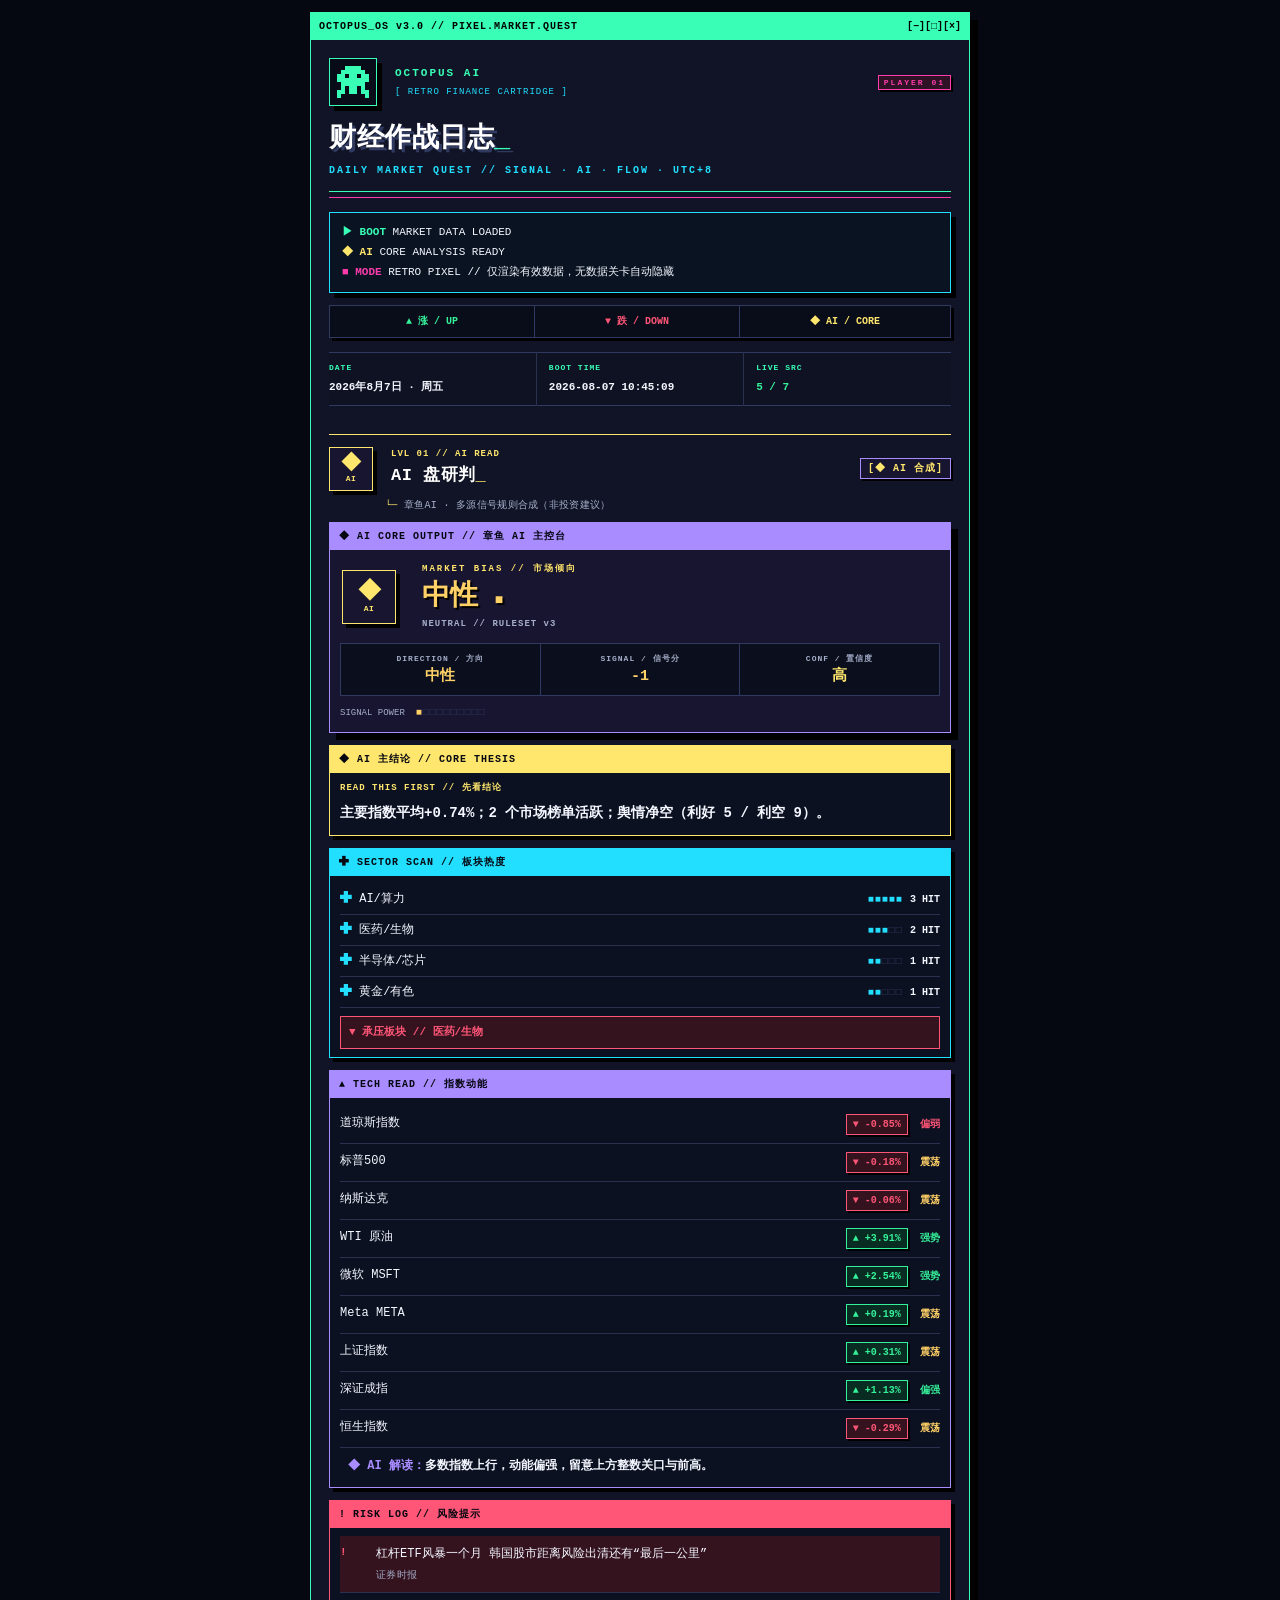
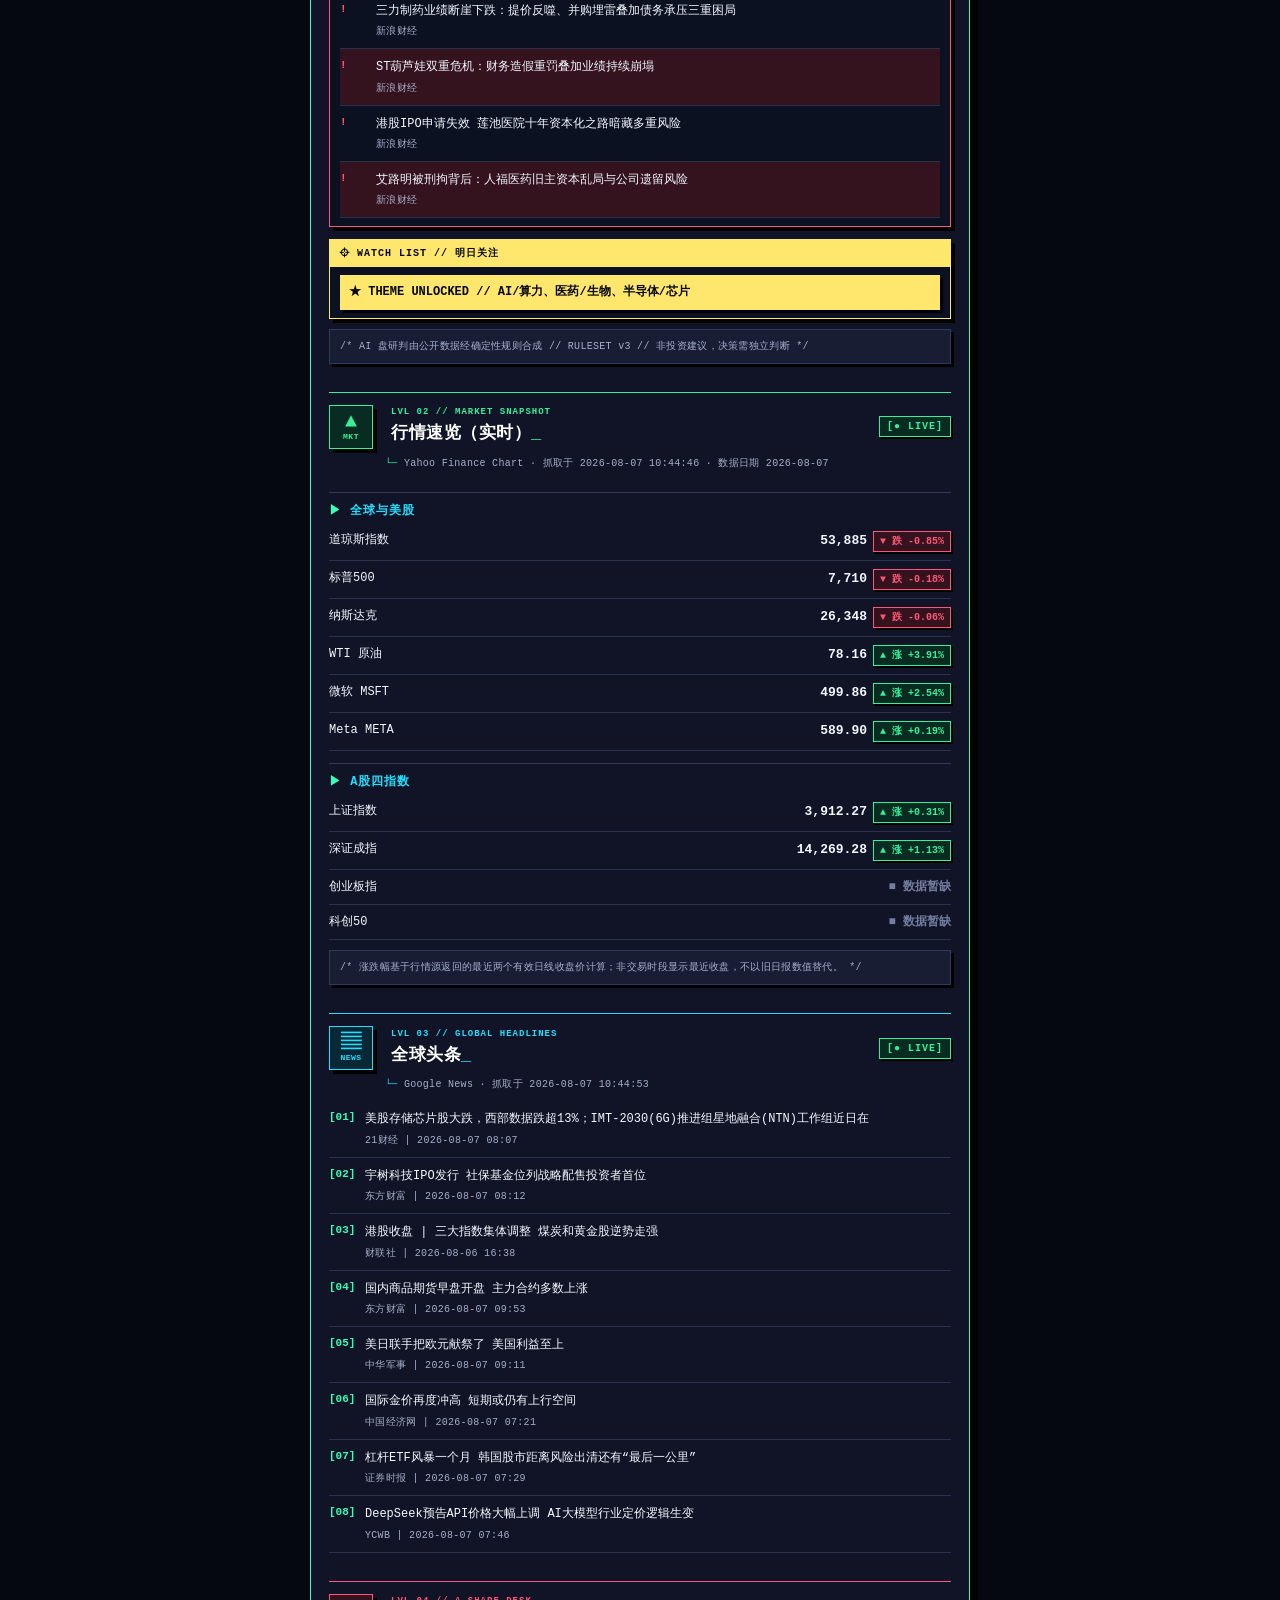
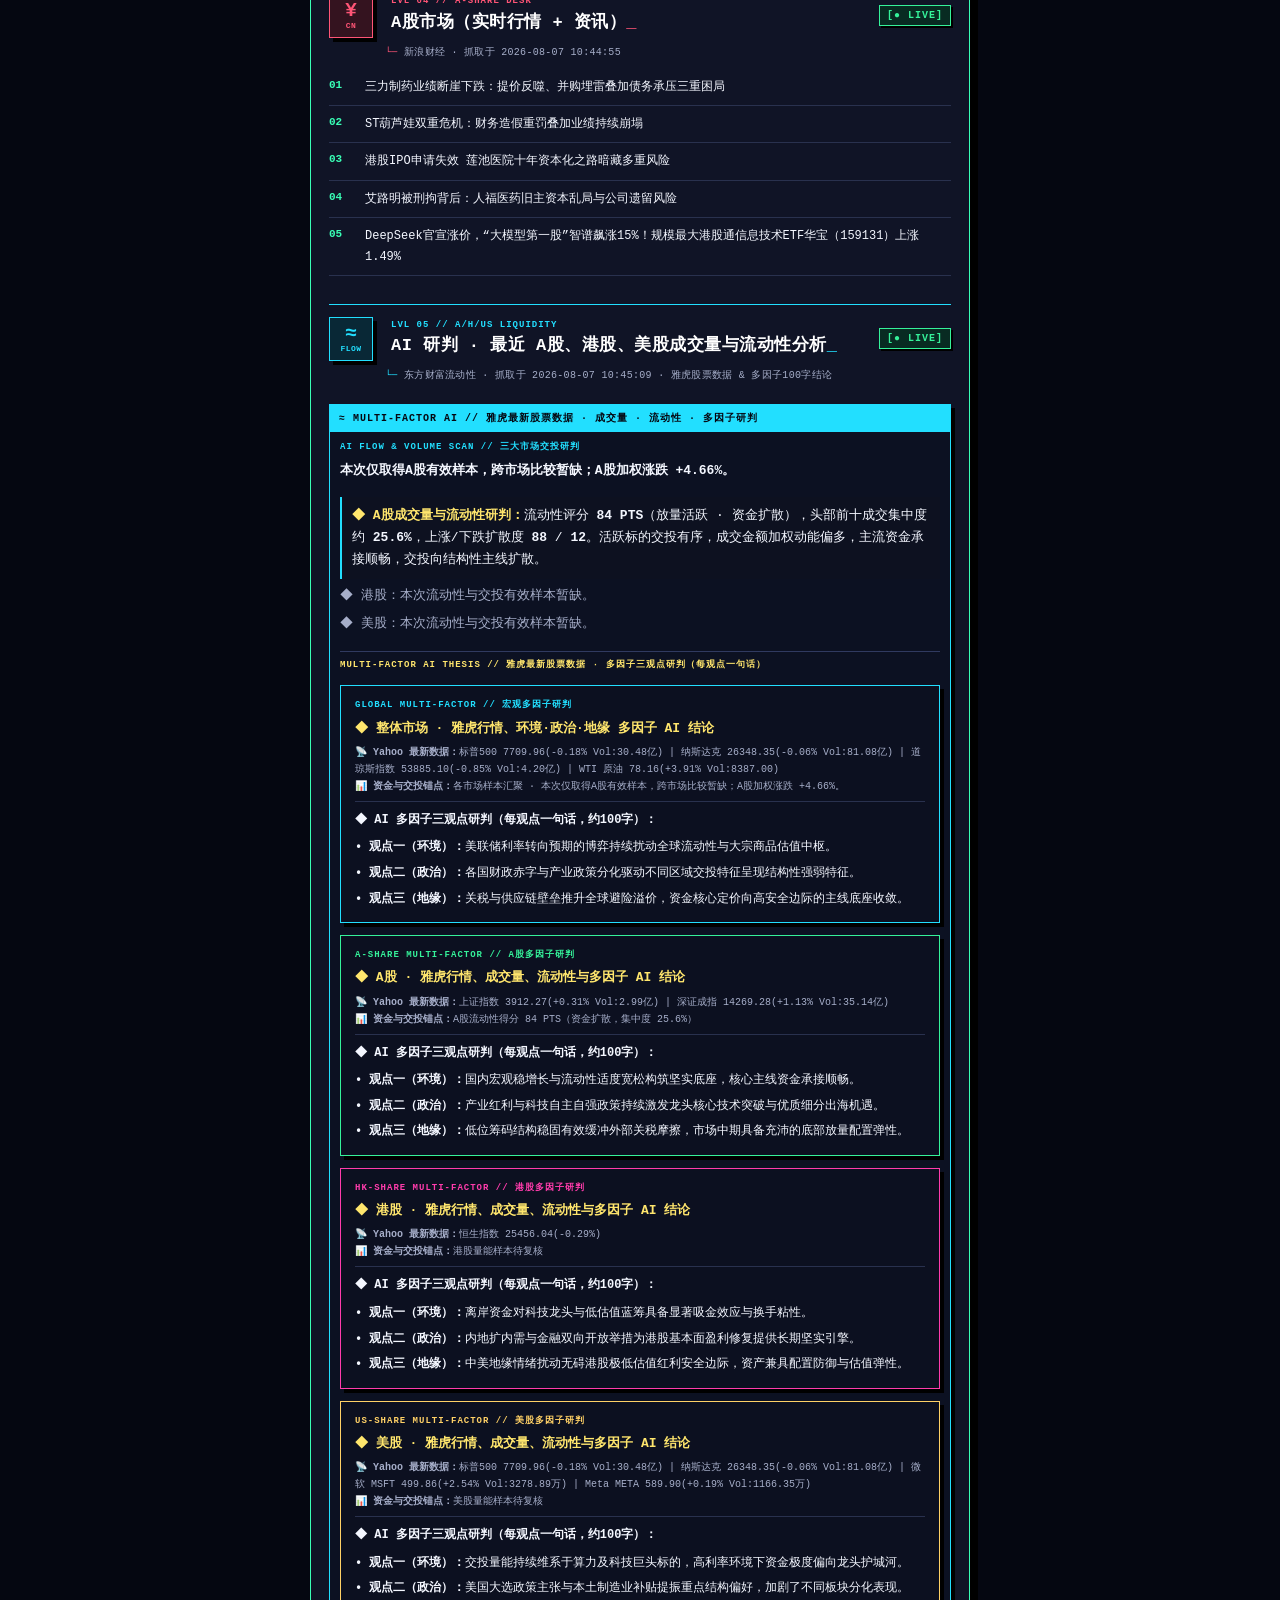
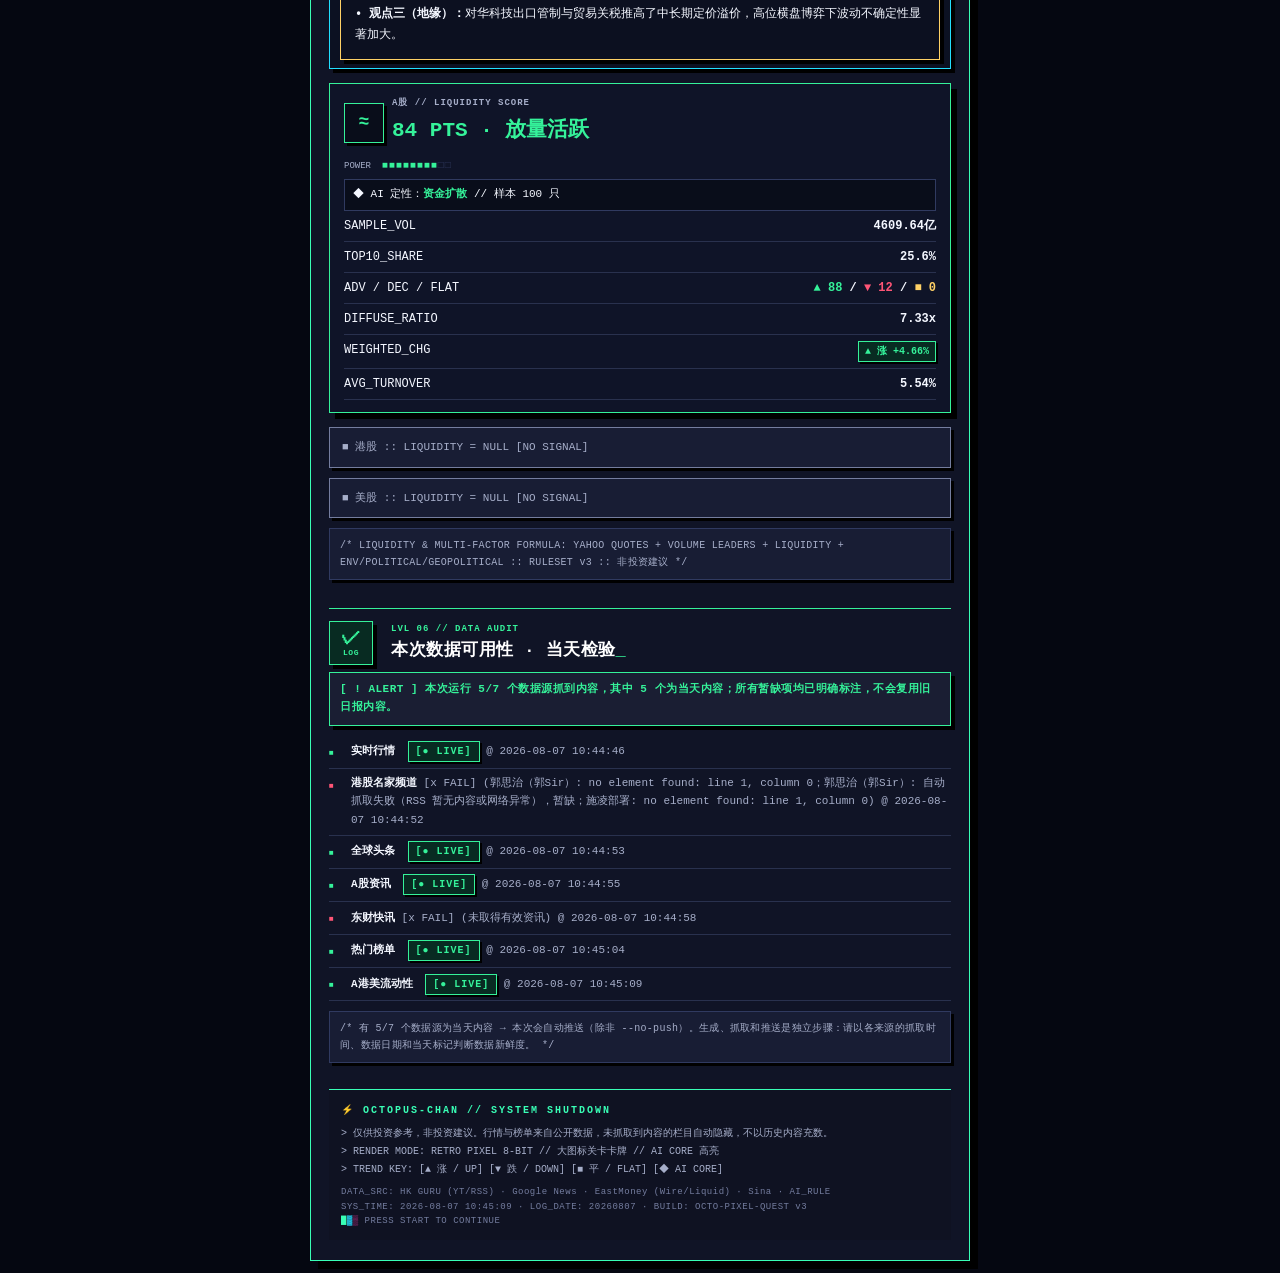
<file: output/daily_report_20260807.html>
<!DOCTYPE html>
<html lang="zh-CN">
<head>
<meta charset="UTF-8">
<meta name="viewport" content="width=device-width,initial-scale=1,maximum-scale=1,user-scalable=no">
<meta name="octopus-report-date" content="20260807">
<meta name="octopus-generated-at" content="2026-08-07 10:45:09">
<meta name="octopus-today-sources" content="5">
<meta name="octopus-total-sources" content="7">
<title>章鱼AI · 财经作战日志 | RETRO PIXEL EDITION</title>
</head>
<body style="margin:0;padding:0;background:#050711;font-family:'Courier New', Courier, 'Lucida Console', monospace, PingFang SC, Microsoft YaHei, sans-serif;color:#F4F7FF;font-size:13px;line-height:1.7;-webkit-text-size-adjust:100%;">

<table width="100%" cellpadding="0" cellspacing="0" style="border-collapse:collapse;max-width:680px;margin:0 auto;background:#050711;">
<tr><td style="padding:12px 10px;">

<!-- 外框：像素终端窗口 -->
<table width="100%" cellpadding="0" cellspacing="0" style="border-collapse:collapse;background:#101426;border:1px solid #39FFB6;box-shadow:8px 8px 0 #000;">
<tr><td style="padding:0;">

<!-- 标题栏：像 8-bit 窗口 title bar -->
<table width="100%" cellpadding="0" cellspacing="0" style="border-collapse:collapse;background:#39FFB6;"><tr>
<td style="padding:5px 8px;font-family:'Courier New', Courier, monospace;font-size:10px;font-weight:900;color:#000;letter-spacing:1px;">OCTOPUS_OS v3.0 // PIXEL.MARKET.QUEST</td>
<td align="right" style="padding:5px 8px;font-family:'Courier New', Courier, monospace;font-size:10px;font-weight:900;color:#000;">[−][□][×]</td>
</tr></table>

<div style="padding:18px 18px 20px;">

<!-- 刊头 masthead：纯 HTML 像素章鱼 + 游戏卡带标题 -->
<table width="100%" cellpadding="0" cellspacing="0" style="border-collapse:collapse;">
<tr>
<td width="56" valign="middle" style="padding-right:10px;">
<table width="48" height="48" cellpadding="0" cellspacing="0" style="border-collapse:collapse;border:1px solid #39FFB6;background:#080C18;box-shadow:5px 5px 0 #000;"><tr><td align="center" valign="middle"><table role="img" aria-label="章鱼像素图标" cellpadding="0" cellspacing="0" style="border-collapse:collapse;margin:0 auto;font-size:0;line-height:0;"><tr><td width="4" height="4">&nbsp;</td><td width="4" height="4">&nbsp;</td><td width="4" height="4" bgcolor="#39FFB6">&nbsp;</td><td width="4" height="4" bgcolor="#39FFB6">&nbsp;</td><td width="4" height="4" bgcolor="#39FFB6">&nbsp;</td><td width="4" height="4" bgcolor="#39FFB6">&nbsp;</td><td width="4" height="4">&nbsp;</td><td width="4" height="4">&nbsp;</td></tr><tr><td width="4" height="4">&nbsp;</td><td width="4" height="4" bgcolor="#39FFB6">&nbsp;</td><td width="4" height="4" bgcolor="#39FFB6">&nbsp;</td><td width="4" height="4" bgcolor="#39FFB6">&nbsp;</td><td width="4" height="4" bgcolor="#39FFB6">&nbsp;</td><td width="4" height="4" bgcolor="#39FFB6">&nbsp;</td><td width="4" height="4" bgcolor="#39FFB6">&nbsp;</td><td width="4" height="4">&nbsp;</td></tr><tr><td width="4" height="4" bgcolor="#39FFB6">&nbsp;</td><td width="4" height="4" bgcolor="#39FFB6">&nbsp;</td><td width="4" height="4" bgcolor="#050711">&nbsp;</td><td width="4" height="4" bgcolor="#39FFB6">&nbsp;</td><td width="4" height="4" bgcolor="#39FFB6">&nbsp;</td><td width="4" height="4" bgcolor="#050711">&nbsp;</td><td width="4" height="4" bgcolor="#39FFB6">&nbsp;</td><td width="4" height="4" bgcolor="#39FFB6">&nbsp;</td></tr><tr><td width="4" height="4" bgcolor="#39FFB6">&nbsp;</td><td width="4" height="4" bgcolor="#39FFB6">&nbsp;</td><td width="4" height="4" bgcolor="#39FFB6">&nbsp;</td><td width="4" height="4" bgcolor="#39FFB6">&nbsp;</td><td width="4" height="4" bgcolor="#39FFB6">&nbsp;</td><td width="4" height="4" bgcolor="#39FFB6">&nbsp;</td><td width="4" height="4" bgcolor="#39FFB6">&nbsp;</td><td width="4" height="4" bgcolor="#39FFB6">&nbsp;</td></tr><tr><td width="4" height="4">&nbsp;</td><td width="4" height="4" bgcolor="#39FFB6">&nbsp;</td><td width="4" height="4" bgcolor="#39FFB6">&nbsp;</td><td width="4" height="4" bgcolor="#39FFB6">&nbsp;</td><td width="4" height="4" bgcolor="#39FFB6">&nbsp;</td><td width="4" height="4" bgcolor="#39FFB6">&nbsp;</td><td width="4" height="4" bgcolor="#39FFB6">&nbsp;</td><td width="4" height="4">&nbsp;</td></tr><tr><td width="4" height="4">&nbsp;</td><td width="4" height="4" bgcolor="#39FFB6">&nbsp;</td><td width="4" height="4">&nbsp;</td><td width="4" height="4" bgcolor="#39FFB6">&nbsp;</td><td width="4" height="4" bgcolor="#39FFB6">&nbsp;</td><td width="4" height="4">&nbsp;</td><td width="4" height="4" bgcolor="#39FFB6">&nbsp;</td><td width="4" height="4">&nbsp;</td></tr><tr><td width="4" height="4" bgcolor="#39FFB6">&nbsp;</td><td width="4" height="4" bgcolor="#39FFB6">&nbsp;</td><td width="4" height="4">&nbsp;</td><td width="4" height="4" bgcolor="#39FFB6">&nbsp;</td><td width="4" height="4" bgcolor="#39FFB6">&nbsp;</td><td width="4" height="4">&nbsp;</td><td width="4" height="4" bgcolor="#39FFB6">&nbsp;</td><td width="4" height="4" bgcolor="#39FFB6">&nbsp;</td></tr><tr><td width="4" height="4" bgcolor="#39FFB6">&nbsp;</td><td width="4" height="4">&nbsp;</td><td width="4" height="4">&nbsp;</td><td width="4" height="4">&nbsp;</td><td width="4" height="4">&nbsp;</td><td width="4" height="4">&nbsp;</td><td width="4" height="4">&nbsp;</td><td width="4" height="4" bgcolor="#39FFB6">&nbsp;</td></tr></table></td></tr></table>
</td>
<td valign="middle"><div style="font-size:11px;color:#39FFB6;font-weight:900;letter-spacing:2px;font-family:'Courier New', Courier, monospace;">OCTOPUS AI</div><div style="font-size:9px;color:#22DFFF;letter-spacing:1px;font-family:'Courier New', Courier, monospace;padding-top:3px;">[ RETRO FINANCE CARTRIDGE ]</div></td>
<td align="right" valign="middle"><span style="font-size:8px;font-weight:900;color:#FF3CAC;letter-spacing:2px;font-family:'Courier New', Courier, monospace;border:1px solid #FF3CAC;padding:2px 5px;background:#301226;box-shadow:2px 2px 0 #000;">PLAYER 01</span></td>
</tr>
</table>

<div style="font-size:27px;font-weight:900;color:#FFFFFF;letter-spacing:.5px;line-height:1.3;padding-top:16px;font-family:'Courier New', Courier, monospace;text-shadow:3px 3px 0 #303A60;">财经作战日志<span style="color:#39FFB6;">_</span></div>
<div style="font-size:10px;font-weight:900;color:#22DFFF;letter-spacing:2px;padding-top:5px;font-family:'Courier New', Courier, monospace;">DAILY MARKET QUEST // SIGNAL · AI · FLOW · UTC+8</div>
<div style="margin-top:12px;border-top:1px solid #39FFB6;border-bottom:1px solid #FF3CAC;height:5px;font-size:0;line-height:0;"><span style="color:#39FFB6;">■■■■</span></div>

<!-- 导语：终端开机文字 -->
<div style="margin-top:14px;border:1px solid #22DFFF;background:#091321;padding:10px 12px;font-size:11px;color:#F4F7FF;line-height:1.8;font-family:'Courier New', Courier, monospace;box-shadow:5px 5px 0 #000;">
<span style="color:#39FFB6;font-weight:900;">▶ BOOT</span> MARKET DATA LOADED<br>
<span style="color:#FFE66D;font-weight:900;">◆ AI</span> CORE ANALYSIS READY<br>
<span style="color:#FF3CAC;font-weight:900;">■ MODE</span> RETRO PIXEL // 仅渲染有效数据，无数据关卡自动隐藏
</div>

<!-- 视觉图例：颜色 + 方向符号双重编码 -->
<table width="100%" cellpadding="0" cellspacing="0" style="border-collapse:collapse;margin-top:12px;border:1px solid #303A60;background:#090D1A;box-shadow:3px 3px 0 #000;">
<tr>
<td width="33%" align="center" style="padding:7px 3px;border-right:1px solid #303A60;font-family:'Courier New', Courier, monospace;font-size:10px;font-weight:900;color:#35F29A;">▲ 涨 / UP</td>
<td width="33%" align="center" style="padding:7px 3px;border-right:1px solid #303A60;font-family:'Courier New', Courier, monospace;font-size:10px;font-weight:900;color:#FF5576;">▼ 跌 / DOWN</td>
<td width="34%" align="center" style="padding:7px 3px;font-family:'Courier New', Courier, monospace;font-size:10px;font-weight:900;color:#FFE66D;">◆ AI / CORE</td>
</tr>
</table>

<!-- 期号元信息栅格：像状态栏 -->
<table width="100%" cellpadding="0" cellspacing="0" style="border-collapse:collapse;border-top:1px solid #303A60;border-bottom:1px solid #303A60;margin-top:14px;background:#0F1222;">
<tr>
<td width="33%" valign="top" style="padding:8px 0;"><div style="padding-left:0;"><div style="font-size:8px;font-weight:900;color:#39FFB6;letter-spacing:1px;font-family:'Courier New', Courier, monospace;">DATE</div><div style="font-size:11px;font-weight:900;color:#F4F7FF;padding-top:3px;font-family:'Courier New', Courier, monospace;font-variant-numeric:tabular-nums;">2026年8月7日 · 周五</div></div></td>
<td width="33%" valign="top" style="padding:8px 0;border-left:1px solid #29314E;"><div style="padding-left:12px;"><div style="font-size:8px;font-weight:900;color:#39FFB6;letter-spacing:1px;font-family:'Courier New', Courier, monospace;">BOOT TIME</div><div style="font-size:11px;font-weight:900;color:#F4F7FF;padding-top:3px;font-family:'Courier New', Courier, monospace;font-variant-numeric:tabular-nums;">2026-08-07 10:45:09</div></div></td>
<td width="33%" valign="top" style="padding:8px 0;border-left:1px solid #29314E;"><div style="padding-left:12px;"><div style="font-size:8px;font-weight:900;color:#39FFB6;letter-spacing:1px;font-family:'Courier New', Courier, monospace;">LIVE SRC</div><div style="font-size:11px;font-weight:900;color:#35F29A;padding-top:3px;font-family:'Courier New', Courier, monospace;font-variant-numeric:tabular-nums;">5 / 7</div></div></td>
</tr>
</table>

<!-- 内容关卡列表 -->

<div style="border-top:1px solid #FFE66D;margin-top:28px;padding-top:12px;">
<table width="100%" cellpadding="0" cellspacing="0" style="border-collapse:collapse;">
<tr>
<td width="52" valign="middle" style="padding-right:10px;"><table width="44" height="44" cellpadding="0" cellspacing="0" style="width:44px;height:44px;border-collapse:collapse;border:1px solid #FFE66D;background:#17152F;box-shadow:4px 4px 0 #000;"><tr><td align="center" valign="middle" style="padding:2px;color:#FFE66D;font-family:'Courier New', Courier, monospace;font-weight:900;line-height:1;"><div style="font-size:20px;line-height:20px;">◆</div><div style="font-size:8px;line-height:10px;letter-spacing:.5px;">AI</div></td></tr></table></td>
<td valign="middle">
<div style="font-family:'Courier New', Courier, monospace;font-size:9px;font-weight:900;color:#FFE66D;letter-spacing:1px;line-height:1.3;">LVL 01 // AI READ</div>
<div style="font-size:17px;font-weight:900;color:#FFFFFF;letter-spacing:.5px;padding-top:4px;line-height:1.35;font-family:'Courier New', Courier, monospace;">AI 盘研判<span style="color:#FFE66D;">_</span></div>
</td>
<td align="right" valign="middle" style="padding-left:6px;"><span style="display:inline-block;border:1px solid #A98CFF;color:#FFE66D;background:#17152F;padding:1px 7px;margin-left:6px;font-size:10px;font-weight:900;font-family:'Courier New', Courier, monospace;letter-spacing:1px;line-height:17px;box-shadow:2px 2px 0 #000;vertical-align:middle;white-space:nowrap;">[◆ AI 合成]</span></td>
</tr>
</table>
<div style="font-size:10px;color:#A6AEC9;letter-spacing:.3px;padding:7px 0 8px 56px;line-height:1.6;font-family:'Courier New', Courier, monospace;"><span style="color:#FFE66D;">└─</span> 章鱼AI · 多源信号规则合成（非投资建议）</div>
<table width="100%" cellpadding="0" cellspacing="0" style="border-collapse:collapse;border:1px solid #A98CFF;background:#17152F;box-shadow:7px 7px 0 #000;"><tr><td colspan="2" style="padding:5px 9px;background:#A98CFF;color:#050711;font-size:10px;font-weight:900;font-family:'Courier New', Courier, monospace;letter-spacing:1px;">◆ AI CORE OUTPUT // 章鱼 AI 主控台</td></tr><tr><td width="68" valign="middle" style="padding:12px 4px 10px 12px;"><table width="54" height="54" cellpadding="0" cellspacing="0" style="width:54px;height:54px;border-collapse:collapse;border:1px solid #FFE66D;background:#17152F;box-shadow:4px 4px 0 #000;"><tr><td align="center" valign="middle" style="padding:2px;color:#FFE66D;font-family:'Courier New', Courier, monospace;font-weight:900;line-height:1;"><div style="font-size:23px;line-height:23px;">◆</div><div style="font-size:8px;line-height:10px;letter-spacing:.5px;">AI</div></td></tr></table></td><td valign="middle" style="padding:12px 12px 10px 8px;"><div style="font-size:9px;color:#FFE66D;font-family:'Courier New', Courier, monospace;font-weight:900;letter-spacing:2px;">MARKET BIAS // 市场倾向</div><div style="font-size:28px;color:#FFD166;font-family:'Courier New', Courier, monospace;font-weight:900;line-height:1.15;padding-top:4px;text-shadow:2px 2px 0 #000;">中性 <span style="font-size:14px;">■</span></div><div style="font-size:9px;color:#A6AEC9;font-family:'Courier New', Courier, monospace;font-weight:900;letter-spacing:1px;padding-top:4px;">NEUTRAL // RULESET v3</div></td></tr><tr><td colspan="2" style="padding:0 10px 11px;"><table width="100%" cellpadding="0" cellspacing="0" style="border-collapse:collapse;border:1px solid #303A60;background:#0A0E1D;"><tr><td width="33%" valign="top" style="padding:8px 6px;text-align:center;"><div style="font-size:8px;color:#A6AEC9;font-family:'Courier New', Courier, monospace;font-weight:900;letter-spacing:1px;">DIRECTION / 方向</div><div style="font-size:15px;color:#FFD166;font-family:'Courier New', Courier, monospace;font-weight:900;padding-top:3px;line-height:1.25;">中性</div></td><td width="33%" valign="top" style="padding:8px 6px;border-left:1px solid #303A60;text-align:center;"><div style="font-size:8px;color:#A6AEC9;font-family:'Courier New', Courier, monospace;font-weight:900;letter-spacing:1px;">SIGNAL / 信号分</div><div style="font-size:15px;color:#FFD166;font-family:'Courier New', Courier, monospace;font-weight:900;padding-top:3px;line-height:1.25;">-1</div></td><td width="33%" valign="top" style="padding:8px 6px;border-left:1px solid #303A60;text-align:center;"><div style="font-size:8px;color:#A6AEC9;font-family:'Courier New', Courier, monospace;font-weight:900;letter-spacing:1px;">CONF / 置信度</div><div style="font-size:15px;color:#FFE66D;font-family:'Courier New', Courier, monospace;font-weight:900;padding-top:3px;line-height:1.25;">高</div></td></tr></table><div style="padding-top:8px;font-size:9px;color:#A6AEC9;font-family:'Courier New', Courier, monospace;">SIGNAL POWER&nbsp; <span style="color:#FFD166;font-family:'Courier New', Courier, monospace;font-size:10px;letter-spacing:1px;">■</span><span style="color:#303A60;font-family:'Courier New', Courier, monospace;font-size:10px;letter-spacing:1px;">□□□□□□□□□</span></div></td></tr></table><table width="100%" cellpadding="0" cellspacing="0" style="border-collapse:collapse;margin-top:12px;border:1px solid #FFE66D;background:#0C1122;box-shadow:4px 4px 0 #000;"><tr><td style="padding:5px 9px;background:#FFE66D;color:#050711;font-size:10px;font-weight:900;font-family:'Courier New', Courier, monospace;letter-spacing:1px;">◆ AI 主结论 // CORE THESIS</td></tr><tr><td style="padding:8px 10px;"><div style="font-size:9px;color:#FFE66D;font-weight:900;font-family:'Courier New', Courier, monospace;letter-spacing:1px;">READ THIS FIRST // 先看结论</div><div style="font-size:14px;color:#F4F7FF;font-weight:900;line-height:1.9;font-family:'Courier New', Courier, monospace;padding-top:4px;">主要指数平均+0.74%；2 个市场榜单活跃；舆情净空（利好 5 / 利空 9）。</div></td></tr></table><table width="100%" cellpadding="0" cellspacing="0" style="border-collapse:collapse;margin-top:12px;border:1px solid #22DFFF;background:#0C1122;box-shadow:4px 4px 0 #000;"><tr><td style="padding:5px 9px;background:#22DFFF;color:#050711;font-size:10px;font-weight:900;font-family:'Courier New', Courier, monospace;letter-spacing:1px;">✚ SECTOR SCAN // 板块热度</td></tr><tr><td style="padding:8px 10px;"><table width="100%" cellpadding="0" cellspacing="0" style="border-collapse:collapse;"><tr><td style="padding:6px 0;border-bottom:1px solid #29314E;font-size:12px;color:#F4F7FF;vertical-align:top;line-height:1.5;font-family:'Courier New', Courier, monospace;" width="46%"><span style="color:#22DFFF;font-weight:900;">✚</span> AI/算力</td><td style="padding:6px 0;border-bottom:1px solid #29314E;font-size:12px;font-weight:900;color:#F4F7FF;text-align:right;line-height:1.5;font-variant-numeric:tabular-nums;font-family:'Courier New', Courier, monospace;" width="54%"><span style="color:#22DFFF;font-family:'Courier New', Courier, monospace;font-size:10px;letter-spacing:1px;">■■■■■</span><span style="color:#303A60;font-family:'Courier New', Courier, monospace;font-size:10px;letter-spacing:1px;"></span> <span style="color:#F4F7FF;font-size:10px;">3 HIT</span></td></tr><tr><td style="padding:6px 0;border-bottom:1px solid #29314E;font-size:12px;color:#F4F7FF;vertical-align:top;line-height:1.5;font-family:'Courier New', Courier, monospace;" width="46%"><span style="color:#22DFFF;font-weight:900;">✚</span> 医药/生物</td><td style="padding:6px 0;border-bottom:1px solid #29314E;font-size:12px;font-weight:900;color:#F4F7FF;text-align:right;line-height:1.5;font-variant-numeric:tabular-nums;font-family:'Courier New', Courier, monospace;" width="54%"><span style="color:#22DFFF;font-family:'Courier New', Courier, monospace;font-size:10px;letter-spacing:1px;">■■■</span><span style="color:#303A60;font-family:'Courier New', Courier, monospace;font-size:10px;letter-spacing:1px;">□□</span> <span style="color:#F4F7FF;font-size:10px;">2 HIT</span></td></tr><tr><td style="padding:6px 0;border-bottom:1px solid #29314E;font-size:12px;color:#F4F7FF;vertical-align:top;line-height:1.5;font-family:'Courier New', Courier, monospace;" width="46%"><span style="color:#22DFFF;font-weight:900;">✚</span> 半导体/芯片</td><td style="padding:6px 0;border-bottom:1px solid #29314E;font-size:12px;font-weight:900;color:#F4F7FF;text-align:right;line-height:1.5;font-variant-numeric:tabular-nums;font-family:'Courier New', Courier, monospace;" width="54%"><span style="color:#22DFFF;font-family:'Courier New', Courier, monospace;font-size:10px;letter-spacing:1px;">■■</span><span style="color:#303A60;font-family:'Courier New', Courier, monospace;font-size:10px;letter-spacing:1px;">□□□</span> <span style="color:#F4F7FF;font-size:10px;">1 HIT</span></td></tr><tr><td style="padding:6px 0;border-bottom:1px solid #29314E;font-size:12px;color:#F4F7FF;vertical-align:top;line-height:1.5;font-family:'Courier New', Courier, monospace;" width="46%"><span style="color:#22DFFF;font-weight:900;">✚</span> 黄金/有色</td><td style="padding:6px 0;border-bottom:1px solid #29314E;font-size:12px;font-weight:900;color:#F4F7FF;text-align:right;line-height:1.5;font-variant-numeric:tabular-nums;font-family:'Courier New', Courier, monospace;" width="54%"><span style="color:#22DFFF;font-family:'Courier New', Courier, monospace;font-size:10px;letter-spacing:1px;">■■</span><span style="color:#303A60;font-family:'Courier New', Courier, monospace;font-size:10px;letter-spacing:1px;">□□□</span> <span style="color:#F4F7FF;font-size:10px;">1 HIT</span></td></tr></table><div style="font-size:11px;color:#FF5576;margin-top:8px;padding:6px 8px;line-height:1.7;font-family:'Courier New', Courier, monospace;font-weight:900;border:1px solid #FF5576;background:#34131F;">▼ 承压板块 // 医药/生物</div></td></tr></table><table width="100%" cellpadding="0" cellspacing="0" style="border-collapse:collapse;margin-top:12px;border:1px solid #A98CFF;background:#0C1122;box-shadow:4px 4px 0 #000;"><tr><td style="padding:5px 9px;background:#A98CFF;color:#050711;font-size:10px;font-weight:900;font-family:'Courier New', Courier, monospace;letter-spacing:1px;">▲ TECH READ // 指数动能</td></tr><tr><td style="padding:8px 10px;"><table width="100%" cellpadding="0" cellspacing="0" style="border-collapse:collapse;"><tr><td style="padding:8px 0;border-bottom:1px solid #29314E;font-size:12px;color:#F4F7FF;vertical-align:top;line-height:1.5;font-family:'Courier New', Courier, monospace;" width="46%">道琼斯指数</td><td style="padding:8px 0;border-bottom:1px solid #29314E;font-size:12px;font-weight:900;color:#FF5576;text-align:right;line-height:1.5;font-variant-numeric:tabular-nums;font-family:'Courier New', Courier, monospace;" width="54%"><span style="display:inline-block;border:1px solid #FF5576;background:#34131F;color:#FF5576;padding:1px 6px;font-size:10px;font-weight:900;line-height:17px;font-family:'Courier New', Courier, monospace;box-shadow:2px 2px 0 #000;white-space:nowrap;">▼ -0.85%</span> <span style="display:inline-block;color:#FF5576;font-size:10px;font-weight:900;padding-left:5px;">偏弱</span></td></tr><tr><td style="padding:8px 0;border-bottom:1px solid #29314E;font-size:12px;color:#F4F7FF;vertical-align:top;line-height:1.5;font-family:'Courier New', Courier, monospace;" width="46%">标普500</td><td style="padding:8px 0;border-bottom:1px solid #29314E;font-size:12px;font-weight:900;color:#FFD166;text-align:right;line-height:1.5;font-variant-numeric:tabular-nums;font-family:'Courier New', Courier, monospace;" width="54%"><span style="display:inline-block;border:1px solid #FF5576;background:#34131F;color:#FF5576;padding:1px 6px;font-size:10px;font-weight:900;line-height:17px;font-family:'Courier New', Courier, monospace;box-shadow:2px 2px 0 #000;white-space:nowrap;">▼ -0.18%</span> <span style="display:inline-block;color:#FFD166;font-size:10px;font-weight:900;padding-left:5px;">震荡</span></td></tr><tr><td style="padding:8px 0;border-bottom:1px solid #29314E;font-size:12px;color:#F4F7FF;vertical-align:top;line-height:1.5;font-family:'Courier New', Courier, monospace;" width="46%">纳斯达克</td><td style="padding:8px 0;border-bottom:1px solid #29314E;font-size:12px;font-weight:900;color:#FFD166;text-align:right;line-height:1.5;font-variant-numeric:tabular-nums;font-family:'Courier New', Courier, monospace;" width="54%"><span style="display:inline-block;border:1px solid #FF5576;background:#34131F;color:#FF5576;padding:1px 6px;font-size:10px;font-weight:900;line-height:17px;font-family:'Courier New', Courier, monospace;box-shadow:2px 2px 0 #000;white-space:nowrap;">▼ -0.06%</span> <span style="display:inline-block;color:#FFD166;font-size:10px;font-weight:900;padding-left:5px;">震荡</span></td></tr><tr><td style="padding:8px 0;border-bottom:1px solid #29314E;font-size:12px;color:#F4F7FF;vertical-align:top;line-height:1.5;font-family:'Courier New', Courier, monospace;" width="46%">WTI 原油</td><td style="padding:8px 0;border-bottom:1px solid #29314E;font-size:12px;font-weight:900;color:#35F29A;text-align:right;line-height:1.5;font-variant-numeric:tabular-nums;font-family:'Courier New', Courier, monospace;" width="54%"><span style="display:inline-block;border:1px solid #35F29A;background:#082B22;color:#35F29A;padding:1px 6px;font-size:10px;font-weight:900;line-height:17px;font-family:'Courier New', Courier, monospace;box-shadow:2px 2px 0 #000;white-space:nowrap;">▲ +3.91%</span> <span style="display:inline-block;color:#35F29A;font-size:10px;font-weight:900;padding-left:5px;">强势</span></td></tr><tr><td style="padding:8px 0;border-bottom:1px solid #29314E;font-size:12px;color:#F4F7FF;vertical-align:top;line-height:1.5;font-family:'Courier New', Courier, monospace;" width="46%">微软 MSFT</td><td style="padding:8px 0;border-bottom:1px solid #29314E;font-size:12px;font-weight:900;color:#35F29A;text-align:right;line-height:1.5;font-variant-numeric:tabular-nums;font-family:'Courier New', Courier, monospace;" width="54%"><span style="display:inline-block;border:1px solid #35F29A;background:#082B22;color:#35F29A;padding:1px 6px;font-size:10px;font-weight:900;line-height:17px;font-family:'Courier New', Courier, monospace;box-shadow:2px 2px 0 #000;white-space:nowrap;">▲ +2.54%</span> <span style="display:inline-block;color:#35F29A;font-size:10px;font-weight:900;padding-left:5px;">强势</span></td></tr><tr><td style="padding:8px 0;border-bottom:1px solid #29314E;font-size:12px;color:#F4F7FF;vertical-align:top;line-height:1.5;font-family:'Courier New', Courier, monospace;" width="46%">Meta META</td><td style="padding:8px 0;border-bottom:1px solid #29314E;font-size:12px;font-weight:900;color:#FFD166;text-align:right;line-height:1.5;font-variant-numeric:tabular-nums;font-family:'Courier New', Courier, monospace;" width="54%"><span style="display:inline-block;border:1px solid #35F29A;background:#082B22;color:#35F29A;padding:1px 6px;font-size:10px;font-weight:900;line-height:17px;font-family:'Courier New', Courier, monospace;box-shadow:2px 2px 0 #000;white-space:nowrap;">▲ +0.19%</span> <span style="display:inline-block;color:#FFD166;font-size:10px;font-weight:900;padding-left:5px;">震荡</span></td></tr><tr><td style="padding:8px 0;border-bottom:1px solid #29314E;font-size:12px;color:#F4F7FF;vertical-align:top;line-height:1.5;font-family:'Courier New', Courier, monospace;" width="46%">上证指数</td><td style="padding:8px 0;border-bottom:1px solid #29314E;font-size:12px;font-weight:900;color:#FFD166;text-align:right;line-height:1.5;font-variant-numeric:tabular-nums;font-family:'Courier New', Courier, monospace;" width="54%"><span style="display:inline-block;border:1px solid #35F29A;background:#082B22;color:#35F29A;padding:1px 6px;font-size:10px;font-weight:900;line-height:17px;font-family:'Courier New', Courier, monospace;box-shadow:2px 2px 0 #000;white-space:nowrap;">▲ +0.31%</span> <span style="display:inline-block;color:#FFD166;font-size:10px;font-weight:900;padding-left:5px;">震荡</span></td></tr><tr><td style="padding:8px 0;border-bottom:1px solid #29314E;font-size:12px;color:#F4F7FF;vertical-align:top;line-height:1.5;font-family:'Courier New', Courier, monospace;" width="46%">深证成指</td><td style="padding:8px 0;border-bottom:1px solid #29314E;font-size:12px;font-weight:900;color:#35F29A;text-align:right;line-height:1.5;font-variant-numeric:tabular-nums;font-family:'Courier New', Courier, monospace;" width="54%"><span style="display:inline-block;border:1px solid #35F29A;background:#082B22;color:#35F29A;padding:1px 6px;font-size:10px;font-weight:900;line-height:17px;font-family:'Courier New', Courier, monospace;box-shadow:2px 2px 0 #000;white-space:nowrap;">▲ +1.13%</span> <span style="display:inline-block;color:#35F29A;font-size:10px;font-weight:900;padding-left:5px;">偏强</span></td></tr><tr><td style="padding:8px 0;border-bottom:1px solid #29314E;font-size:12px;color:#F4F7FF;vertical-align:top;line-height:1.5;font-family:'Courier New', Courier, monospace;" width="46%">恒生指数</td><td style="padding:8px 0;border-bottom:1px solid #29314E;font-size:12px;font-weight:900;color:#FFD166;text-align:right;line-height:1.5;font-variant-numeric:tabular-nums;font-family:'Courier New', Courier, monospace;" width="54%"><span style="display:inline-block;border:1px solid #FF5576;background:#34131F;color:#FF5576;padding:1px 6px;font-size:10px;font-weight:900;line-height:17px;font-family:'Courier New', Courier, monospace;box-shadow:2px 2px 0 #000;white-space:nowrap;">▼ -0.29%</span> <span style="display:inline-block;color:#FFD166;font-size:10px;font-weight:900;padding-left:5px;">震荡</span></td></tr></table><div style="font-size:12px;color:#F4F7FF;padding:8px 8px 2px;line-height:1.8;font-family:'Courier New', Courier, monospace;font-weight:700;"><span style="color:#A98CFF;font-weight:900;">◆ AI 解读：</span>多数指数上行，动能偏强，留意上方整数关口与前高。</div></td></tr></table><table width="100%" cellpadding="0" cellspacing="0" style="border-collapse:collapse;margin-top:12px;border:1px solid #FF5576;background:#0C1122;box-shadow:4px 4px 0 #000;"><tr><td style="padding:5px 9px;background:#FF5576;color:#050711;font-size:10px;font-weight:900;font-family:'Courier New', Courier, monospace;letter-spacing:1px;">! RISK LOG // 风险提示</td></tr><tr><td style="padding:8px 10px;"><table width="100%" cellpadding="0" cellspacing="0" style="border-collapse:collapse;background:#34131F;"><tr><td width="32" valign="top" style="padding:8px 4px 8px 0;border-bottom:1px solid #29314E;font-size:11px;font-weight:900;color:#FF5576;line-height:1.6;font-family:'Courier New', Courier, monospace;">!</td><td style="padding:8px 0;border-bottom:1px solid #29314E;font-size:12px;color:#F4F7FF;line-height:1.7;font-family:'Courier New', Courier, monospace;">杠杆ETF风暴一个月 韩国股市距离风险出清还有“最后一公里”<div style="font-size:10px;color:#A6AEC9;letter-spacing:.3px;padding-top:3px;line-height:1.6;font-family:'Courier New', Courier, monospace;">证券时报</div></td></tr></table><table width="100%" cellpadding="0" cellspacing="0" style="border-collapse:collapse;background:transparent;"><tr><td width="32" valign="top" style="padding:8px 4px 8px 0;border-bottom:1px solid #29314E;font-size:11px;font-weight:900;color:#FF5576;line-height:1.6;font-family:'Courier New', Courier, monospace;">!</td><td style="padding:8px 0;border-bottom:1px solid #29314E;font-size:12px;color:#F4F7FF;line-height:1.7;font-family:'Courier New', Courier, monospace;">三力制药业绩断崖下跌：提价反噬、并购埋雷叠加债务承压三重困局<div style="font-size:10px;color:#A6AEC9;letter-spacing:.3px;padding-top:3px;line-height:1.6;font-family:'Courier New', Courier, monospace;">新浪财经</div></td></tr></table><table width="100%" cellpadding="0" cellspacing="0" style="border-collapse:collapse;background:#34131F;"><tr><td width="32" valign="top" style="padding:8px 4px 8px 0;border-bottom:1px solid #29314E;font-size:11px;font-weight:900;color:#FF5576;line-height:1.6;font-family:'Courier New', Courier, monospace;">!</td><td style="padding:8px 0;border-bottom:1px solid #29314E;font-size:12px;color:#F4F7FF;line-height:1.7;font-family:'Courier New', Courier, monospace;">ST葫芦娃双重危机：财务造假重罚叠加业绩持续崩塌<div style="font-size:10px;color:#A6AEC9;letter-spacing:.3px;padding-top:3px;line-height:1.6;font-family:'Courier New', Courier, monospace;">新浪财经</div></td></tr></table><table width="100%" cellpadding="0" cellspacing="0" style="border-collapse:collapse;background:transparent;"><tr><td width="32" valign="top" style="padding:8px 4px 8px 0;border-bottom:1px solid #29314E;font-size:11px;font-weight:900;color:#FF5576;line-height:1.6;font-family:'Courier New', Courier, monospace;">!</td><td style="padding:8px 0;border-bottom:1px solid #29314E;font-size:12px;color:#F4F7FF;line-height:1.7;font-family:'Courier New', Courier, monospace;">港股IPO申请失效 莲池医院十年资本化之路暗藏多重风险<div style="font-size:10px;color:#A6AEC9;letter-spacing:.3px;padding-top:3px;line-height:1.6;font-family:'Courier New', Courier, monospace;">新浪财经</div></td></tr></table><table width="100%" cellpadding="0" cellspacing="0" style="border-collapse:collapse;background:#34131F;"><tr><td width="32" valign="top" style="padding:8px 4px 8px 0;border-bottom:1px solid #29314E;font-size:11px;font-weight:900;color:#FF5576;line-height:1.6;font-family:'Courier New', Courier, monospace;">!</td><td style="padding:8px 0;border-bottom:1px solid #29314E;font-size:12px;color:#F4F7FF;line-height:1.7;font-family:'Courier New', Courier, monospace;">艾路明被刑拘背后：人福医药旧主资本乱局与公司遗留风险<div style="font-size:10px;color:#A6AEC9;letter-spacing:.3px;padding-top:3px;line-height:1.6;font-family:'Courier New', Courier, monospace;">新浪财经</div></td></tr></table></td></tr></table><table width="100%" cellpadding="0" cellspacing="0" style="border-collapse:collapse;margin-top:12px;border:1px solid #FFE66D;background:#0C1122;box-shadow:4px 4px 0 #000;"><tr><td style="padding:5px 9px;background:#FFE66D;color:#050711;font-size:10px;font-weight:900;font-family:'Courier New', Courier, monospace;letter-spacing:1px;">⌖ WATCH LIST // 明日关注</td></tr><tr><td style="padding:8px 10px;"><div style="font-size:12px;color:#050711;font-weight:900;line-height:1.7;font-family:'Courier New', Courier, monospace;background:#FFE66D;padding:7px 9px;box-shadow:3px 3px 0 #000;">★ THEME UNLOCKED // AI/算力、医药/生物、半导体/芯片</div></td></tr></table><table width="100%" cellpadding="0" cellspacing="0" style="border-collapse:collapse;margin-top:10px;border:1px solid #303A60;background:#181D34;box-shadow:3px 3px 0 #000;"><tr><td style="padding:8px 10px;font-size:10px;color:#A6AEC9;font-family:'Courier New', Courier, monospace;line-height:1.7;letter-spacing:.3px;">/*&nbsp;AI 盘研判由公开数据经确定性规则合成 // RULESET v3 // 非投资建议，决策需独立判断&nbsp;*/</td></tr></table>
</div>
<div style="border-top:1px solid #35F29A;margin-top:28px;padding-top:12px;">
<table width="100%" cellpadding="0" cellspacing="0" style="border-collapse:collapse;">
<tr>
<td width="52" valign="middle" style="padding-right:10px;"><table width="44" height="44" cellpadding="0" cellspacing="0" style="width:44px;height:44px;border-collapse:collapse;border:1px solid #35F29A;background:#082B22;box-shadow:4px 4px 0 #000;"><tr><td align="center" valign="middle" style="padding:2px;color:#35F29A;font-family:'Courier New', Courier, monospace;font-weight:900;line-height:1;"><div style="font-size:20px;line-height:20px;">▲</div><div style="font-size:8px;line-height:10px;letter-spacing:.5px;">MKT</div></td></tr></table></td>
<td valign="middle">
<div style="font-family:'Courier New', Courier, monospace;font-size:9px;font-weight:900;color:#35F29A;letter-spacing:1px;line-height:1.3;">LVL 02 // MARKET SNAPSHOT</div>
<div style="font-size:17px;font-weight:900;color:#FFFFFF;letter-spacing:.5px;padding-top:4px;line-height:1.35;font-family:'Courier New', Courier, monospace;">行情速览（实时）<span style="color:#35F29A;">_</span></div>
</td>
<td align="right" valign="middle" style="padding-left:6px;"><span style="display:inline-block;border:1px solid #35F29A;color:#35F29A;background:#082B22;padding:1px 7px;margin-left:6px;font-size:10px;font-weight:900;font-family:'Courier New', Courier, monospace;letter-spacing:1px;line-height:17px;box-shadow:2px 2px 0 #000;vertical-align:middle;white-space:nowrap;">[● LIVE]</span></td>
</tr>
</table>
<div style="font-size:10px;color:#A6AEC9;letter-spacing:.3px;padding:7px 0 8px 56px;line-height:1.6;font-family:'Courier New', Courier, monospace;"><span style="color:#35F29A;">└─</span> Yahoo Finance Chart · 抓取于 2026-08-07 10:44:46 · 数据日期 2026-08-07</div>
<div style="border-top:1px solid #303A60;margin-top:12px;padding:8px 0 2px;font-size:12px;font-weight:900;color:#22DFFF;letter-spacing:1px;font-family:'Courier New', Courier, monospace;text-transform:uppercase;"><span style="color:#39FFB6;">▶</span> 全球与美股</div><table width="100%" cellpadding="0" cellspacing="0" style="border-collapse:collapse;"><tr><td style="padding:8px 0;border-bottom:1px solid #29314E;font-size:12px;color:#F4F7FF;vertical-align:top;line-height:1.5;font-family:'Courier New', Courier, monospace;" width="46%">道琼斯指数</td><td style="padding:8px 0;border-bottom:1px solid #29314E;font-size:12px;font-weight:900;color:#FF5576;text-align:right;line-height:1.5;font-variant-numeric:tabular-nums;font-family:'Courier New', Courier, monospace;" width="54%"><span style="display:inline-block;color:#F4F7FF;font-size:13px;font-weight:900;font-family:'Courier New', Courier, monospace;padding-right:6px;">53,885</span><span style="display:inline-block;border:1px solid #FF5576;background:#34131F;color:#FF5576;padding:1px 6px;font-size:10px;font-weight:900;line-height:17px;font-family:'Courier New', Courier, monospace;box-shadow:2px 2px 0 #000;white-space:nowrap;">▼ 跌 -0.85%</span></td></tr><tr><td style="padding:8px 0;border-bottom:1px solid #29314E;font-size:12px;color:#F4F7FF;vertical-align:top;line-height:1.5;font-family:'Courier New', Courier, monospace;" width="46%">标普500</td><td style="padding:8px 0;border-bottom:1px solid #29314E;font-size:12px;font-weight:900;color:#FF5576;text-align:right;line-height:1.5;font-variant-numeric:tabular-nums;font-family:'Courier New', Courier, monospace;" width="54%"><span style="display:inline-block;color:#F4F7FF;font-size:13px;font-weight:900;font-family:'Courier New', Courier, monospace;padding-right:6px;">7,710</span><span style="display:inline-block;border:1px solid #FF5576;background:#34131F;color:#FF5576;padding:1px 6px;font-size:10px;font-weight:900;line-height:17px;font-family:'Courier New', Courier, monospace;box-shadow:2px 2px 0 #000;white-space:nowrap;">▼ 跌 -0.18%</span></td></tr><tr><td style="padding:8px 0;border-bottom:1px solid #29314E;font-size:12px;color:#F4F7FF;vertical-align:top;line-height:1.5;font-family:'Courier New', Courier, monospace;" width="46%">纳斯达克</td><td style="padding:8px 0;border-bottom:1px solid #29314E;font-size:12px;font-weight:900;color:#FF5576;text-align:right;line-height:1.5;font-variant-numeric:tabular-nums;font-family:'Courier New', Courier, monospace;" width="54%"><span style="display:inline-block;color:#F4F7FF;font-size:13px;font-weight:900;font-family:'Courier New', Courier, monospace;padding-right:6px;">26,348</span><span style="display:inline-block;border:1px solid #FF5576;background:#34131F;color:#FF5576;padding:1px 6px;font-size:10px;font-weight:900;line-height:17px;font-family:'Courier New', Courier, monospace;box-shadow:2px 2px 0 #000;white-space:nowrap;">▼ 跌 -0.06%</span></td></tr><tr><td style="padding:8px 0;border-bottom:1px solid #29314E;font-size:12px;color:#F4F7FF;vertical-align:top;line-height:1.5;font-family:'Courier New', Courier, monospace;" width="46%">WTI 原油</td><td style="padding:8px 0;border-bottom:1px solid #29314E;font-size:12px;font-weight:900;color:#35F29A;text-align:right;line-height:1.5;font-variant-numeric:tabular-nums;font-family:'Courier New', Courier, monospace;" width="54%"><span style="display:inline-block;color:#F4F7FF;font-size:13px;font-weight:900;font-family:'Courier New', Courier, monospace;padding-right:6px;">78.16</span><span style="display:inline-block;border:1px solid #35F29A;background:#082B22;color:#35F29A;padding:1px 6px;font-size:10px;font-weight:900;line-height:17px;font-family:'Courier New', Courier, monospace;box-shadow:2px 2px 0 #000;white-space:nowrap;">▲ 涨 +3.91%</span></td></tr><tr><td style="padding:8px 0;border-bottom:1px solid #29314E;font-size:12px;color:#F4F7FF;vertical-align:top;line-height:1.5;font-family:'Courier New', Courier, monospace;" width="46%">微软 MSFT</td><td style="padding:8px 0;border-bottom:1px solid #29314E;font-size:12px;font-weight:900;color:#35F29A;text-align:right;line-height:1.5;font-variant-numeric:tabular-nums;font-family:'Courier New', Courier, monospace;" width="54%"><span style="display:inline-block;color:#F4F7FF;font-size:13px;font-weight:900;font-family:'Courier New', Courier, monospace;padding-right:6px;">499.86</span><span style="display:inline-block;border:1px solid #35F29A;background:#082B22;color:#35F29A;padding:1px 6px;font-size:10px;font-weight:900;line-height:17px;font-family:'Courier New', Courier, monospace;box-shadow:2px 2px 0 #000;white-space:nowrap;">▲ 涨 +2.54%</span></td></tr><tr><td style="padding:8px 0;border-bottom:1px solid #29314E;font-size:12px;color:#F4F7FF;vertical-align:top;line-height:1.5;font-family:'Courier New', Courier, monospace;" width="46%">Meta META</td><td style="padding:8px 0;border-bottom:1px solid #29314E;font-size:12px;font-weight:900;color:#35F29A;text-align:right;line-height:1.5;font-variant-numeric:tabular-nums;font-family:'Courier New', Courier, monospace;" width="54%"><span style="display:inline-block;color:#F4F7FF;font-size:13px;font-weight:900;font-family:'Courier New', Courier, monospace;padding-right:6px;">589.90</span><span style="display:inline-block;border:1px solid #35F29A;background:#082B22;color:#35F29A;padding:1px 6px;font-size:10px;font-weight:900;line-height:17px;font-family:'Courier New', Courier, monospace;box-shadow:2px 2px 0 #000;white-space:nowrap;">▲ 涨 +0.19%</span></td></tr></table><div style="border-top:1px solid #303A60;margin-top:12px;padding:8px 0 2px;font-size:12px;font-weight:900;color:#22DFFF;letter-spacing:1px;font-family:'Courier New', Courier, monospace;text-transform:uppercase;"><span style="color:#39FFB6;">▶</span> A股四指数</div><table width="100%" cellpadding="0" cellspacing="0" style="border-collapse:collapse;"><tr><td style="padding:8px 0;border-bottom:1px solid #29314E;font-size:12px;color:#F4F7FF;vertical-align:top;line-height:1.5;font-family:'Courier New', Courier, monospace;" width="46%">上证指数</td><td style="padding:8px 0;border-bottom:1px solid #29314E;font-size:12px;font-weight:900;color:#35F29A;text-align:right;line-height:1.5;font-variant-numeric:tabular-nums;font-family:'Courier New', Courier, monospace;" width="54%"><span style="display:inline-block;color:#F4F7FF;font-size:13px;font-weight:900;font-family:'Courier New', Courier, monospace;padding-right:6px;">3,912.27</span><span style="display:inline-block;border:1px solid #35F29A;background:#082B22;color:#35F29A;padding:1px 6px;font-size:10px;font-weight:900;line-height:17px;font-family:'Courier New', Courier, monospace;box-shadow:2px 2px 0 #000;white-space:nowrap;">▲ 涨 +0.31%</span></td></tr><tr><td style="padding:8px 0;border-bottom:1px solid #29314E;font-size:12px;color:#F4F7FF;vertical-align:top;line-height:1.5;font-family:'Courier New', Courier, monospace;" width="46%">深证成指</td><td style="padding:8px 0;border-bottom:1px solid #29314E;font-size:12px;font-weight:900;color:#35F29A;text-align:right;line-height:1.5;font-variant-numeric:tabular-nums;font-family:'Courier New', Courier, monospace;" width="54%"><span style="display:inline-block;color:#F4F7FF;font-size:13px;font-weight:900;font-family:'Courier New', Courier, monospace;padding-right:6px;">14,269.28</span><span style="display:inline-block;border:1px solid #35F29A;background:#082B22;color:#35F29A;padding:1px 6px;font-size:10px;font-weight:900;line-height:17px;font-family:'Courier New', Courier, monospace;box-shadow:2px 2px 0 #000;white-space:nowrap;">▲ 涨 +1.13%</span></td></tr><tr><td style="padding:8px 0;border-bottom:1px solid #29314E;font-size:12px;color:#F4F7FF;vertical-align:top;line-height:1.5;font-family:'Courier New', Courier, monospace;" width="46%">创业板指</td><td style="padding:8px 0;border-bottom:1px solid #29314E;font-size:12px;font-weight:900;color:#747D9F;text-align:right;line-height:1.5;font-variant-numeric:tabular-nums;font-family:'Courier New', Courier, monospace;" width="54%"><span style="color:#747D9F;">■ 数据暂缺</span></td></tr><tr><td style="padding:8px 0;border-bottom:1px solid #29314E;font-size:12px;color:#F4F7FF;vertical-align:top;line-height:1.5;font-family:'Courier New', Courier, monospace;" width="46%">科创50</td><td style="padding:8px 0;border-bottom:1px solid #29314E;font-size:12px;font-weight:900;color:#747D9F;text-align:right;line-height:1.5;font-variant-numeric:tabular-nums;font-family:'Courier New', Courier, monospace;" width="54%"><span style="color:#747D9F;">■ 数据暂缺</span></td></tr></table><table width="100%" cellpadding="0" cellspacing="0" style="border-collapse:collapse;margin-top:10px;border:1px solid #303A60;background:#181D34;box-shadow:3px 3px 0 #000;"><tr><td style="padding:8px 10px;font-size:10px;color:#A6AEC9;font-family:'Courier New', Courier, monospace;line-height:1.7;letter-spacing:.3px;">/*&nbsp;涨跌幅基于行情源返回的最近两个有效日线收盘价计算；非交易时段显示最近收盘，不以旧日报数值替代。&nbsp;*/</td></tr></table>
</div>
<div style="border-top:1px solid #22DFFF;margin-top:28px;padding-top:12px;">
<table width="100%" cellpadding="0" cellspacing="0" style="border-collapse:collapse;">
<tr>
<td width="52" valign="middle" style="padding-right:10px;"><table width="44" height="44" cellpadding="0" cellspacing="0" style="width:44px;height:44px;border-collapse:collapse;border:1px solid #22DFFF;background:#092836;box-shadow:4px 4px 0 #000;"><tr><td align="center" valign="middle" style="padding:2px;color:#22DFFF;font-family:'Courier New', Courier, monospace;font-weight:900;line-height:1;"><div style="font-size:20px;line-height:20px;">▤</div><div style="font-size:8px;line-height:10px;letter-spacing:.5px;">NEWS</div></td></tr></table></td>
<td valign="middle">
<div style="font-family:'Courier New', Courier, monospace;font-size:9px;font-weight:900;color:#22DFFF;letter-spacing:1px;line-height:1.3;">LVL 03 // GLOBAL HEADLINES</div>
<div style="font-size:17px;font-weight:900;color:#FFFFFF;letter-spacing:.5px;padding-top:4px;line-height:1.35;font-family:'Courier New', Courier, monospace;">全球头条<span style="color:#22DFFF;">_</span></div>
</td>
<td align="right" valign="middle" style="padding-left:6px;"><span style="display:inline-block;border:1px solid #35F29A;color:#35F29A;background:#082B22;padding:1px 7px;margin-left:6px;font-size:10px;font-weight:900;font-family:'Courier New', Courier, monospace;letter-spacing:1px;line-height:17px;box-shadow:2px 2px 0 #000;vertical-align:middle;white-space:nowrap;">[● LIVE]</span></td>
</tr>
</table>
<div style="font-size:10px;color:#A6AEC9;letter-spacing:.3px;padding:7px 0 8px 56px;line-height:1.6;font-family:'Courier New', Courier, monospace;"><span style="color:#22DFFF;">└─</span> Google News · 抓取于 2026-08-07 10:44:53</div>
<table width="100%" cellpadding="0" cellspacing="0" style="border-collapse:collapse;background:transparent;"><tr><td width="32" valign="top" style="padding:8px 4px 8px 0;border-bottom:1px solid #29314E;font-size:11px;font-weight:900;color:#39FFB6;line-height:1.6;font-family:'Courier New', Courier, monospace;">[01]</td><td style="padding:8px 0;border-bottom:1px solid #29314E;font-size:12px;color:#F4F7FF;line-height:1.7;font-family:'Courier New', Courier, monospace;">美股存储芯片股大跌，西部数据跌超13%；IMT-2030(6G)推进组星地融合(NTN)工作组近日在<div style="font-size:10px;color:#A6AEC9;letter-spacing:.3px;padding-top:3px;line-height:1.6;font-family:'Courier New', Courier, monospace;">21财经 | 2026-08-07 08:07</div></td></tr></table><table width="100%" cellpadding="0" cellspacing="0" style="border-collapse:collapse;background:transparent;"><tr><td width="32" valign="top" style="padding:8px 4px 8px 0;border-bottom:1px solid #29314E;font-size:11px;font-weight:900;color:#39FFB6;line-height:1.6;font-family:'Courier New', Courier, monospace;">[02]</td><td style="padding:8px 0;border-bottom:1px solid #29314E;font-size:12px;color:#F4F7FF;line-height:1.7;font-family:'Courier New', Courier, monospace;">宇树科技IPO发行 社保基金位列战略配售投资者首位<div style="font-size:10px;color:#A6AEC9;letter-spacing:.3px;padding-top:3px;line-height:1.6;font-family:'Courier New', Courier, monospace;">东方财富 | 2026-08-07 08:12</div></td></tr></table><table width="100%" cellpadding="0" cellspacing="0" style="border-collapse:collapse;background:transparent;"><tr><td width="32" valign="top" style="padding:8px 4px 8px 0;border-bottom:1px solid #29314E;font-size:11px;font-weight:900;color:#39FFB6;line-height:1.6;font-family:'Courier New', Courier, monospace;">[03]</td><td style="padding:8px 0;border-bottom:1px solid #29314E;font-size:12px;color:#F4F7FF;line-height:1.7;font-family:'Courier New', Courier, monospace;">港股收盘 | 三大指数集体调整 煤炭和黄金股逆势走强<div style="font-size:10px;color:#A6AEC9;letter-spacing:.3px;padding-top:3px;line-height:1.6;font-family:'Courier New', Courier, monospace;">财联社 | 2026-08-06 16:38</div></td></tr></table><table width="100%" cellpadding="0" cellspacing="0" style="border-collapse:collapse;background:transparent;"><tr><td width="32" valign="top" style="padding:8px 4px 8px 0;border-bottom:1px solid #29314E;font-size:11px;font-weight:900;color:#39FFB6;line-height:1.6;font-family:'Courier New', Courier, monospace;">[04]</td><td style="padding:8px 0;border-bottom:1px solid #29314E;font-size:12px;color:#F4F7FF;line-height:1.7;font-family:'Courier New', Courier, monospace;">国内商品期货早盘开盘 主力合约多数上涨<div style="font-size:10px;color:#A6AEC9;letter-spacing:.3px;padding-top:3px;line-height:1.6;font-family:'Courier New', Courier, monospace;">东方财富 | 2026-08-07 09:53</div></td></tr></table><table width="100%" cellpadding="0" cellspacing="0" style="border-collapse:collapse;background:transparent;"><tr><td width="32" valign="top" style="padding:8px 4px 8px 0;border-bottom:1px solid #29314E;font-size:11px;font-weight:900;color:#39FFB6;line-height:1.6;font-family:'Courier New', Courier, monospace;">[05]</td><td style="padding:8px 0;border-bottom:1px solid #29314E;font-size:12px;color:#F4F7FF;line-height:1.7;font-family:'Courier New', Courier, monospace;">美日联手把欧元献祭了 美国利益至上<div style="font-size:10px;color:#A6AEC9;letter-spacing:.3px;padding-top:3px;line-height:1.6;font-family:'Courier New', Courier, monospace;">中华军事 | 2026-08-07 09:11</div></td></tr></table><table width="100%" cellpadding="0" cellspacing="0" style="border-collapse:collapse;background:transparent;"><tr><td width="32" valign="top" style="padding:8px 4px 8px 0;border-bottom:1px solid #29314E;font-size:11px;font-weight:900;color:#39FFB6;line-height:1.6;font-family:'Courier New', Courier, monospace;">[06]</td><td style="padding:8px 0;border-bottom:1px solid #29314E;font-size:12px;color:#F4F7FF;line-height:1.7;font-family:'Courier New', Courier, monospace;">国际金价再度冲高 短期或仍有上行空间<div style="font-size:10px;color:#A6AEC9;letter-spacing:.3px;padding-top:3px;line-height:1.6;font-family:'Courier New', Courier, monospace;">中国经济网 | 2026-08-07 07:21</div></td></tr></table><table width="100%" cellpadding="0" cellspacing="0" style="border-collapse:collapse;background:transparent;"><tr><td width="32" valign="top" style="padding:8px 4px 8px 0;border-bottom:1px solid #29314E;font-size:11px;font-weight:900;color:#39FFB6;line-height:1.6;font-family:'Courier New', Courier, monospace;">[07]</td><td style="padding:8px 0;border-bottom:1px solid #29314E;font-size:12px;color:#F4F7FF;line-height:1.7;font-family:'Courier New', Courier, monospace;">杠杆ETF风暴一个月 韩国股市距离风险出清还有“最后一公里”<div style="font-size:10px;color:#A6AEC9;letter-spacing:.3px;padding-top:3px;line-height:1.6;font-family:'Courier New', Courier, monospace;">证券时报 | 2026-08-07 07:29</div></td></tr></table><table width="100%" cellpadding="0" cellspacing="0" style="border-collapse:collapse;background:transparent;"><tr><td width="32" valign="top" style="padding:8px 4px 8px 0;border-bottom:1px solid #29314E;font-size:11px;font-weight:900;color:#39FFB6;line-height:1.6;font-family:'Courier New', Courier, monospace;">[08]</td><td style="padding:8px 0;border-bottom:1px solid #29314E;font-size:12px;color:#F4F7FF;line-height:1.7;font-family:'Courier New', Courier, monospace;">DeepSeek预告API价格大幅上调 AI大模型行业定价逻辑生变<div style="font-size:10px;color:#A6AEC9;letter-spacing:.3px;padding-top:3px;line-height:1.6;font-family:'Courier New', Courier, monospace;">YCWB | 2026-08-07 07:46</div></td></tr></table>
</div>
<div style="border-top:1px solid #FF5576;margin-top:28px;padding-top:12px;">
<table width="100%" cellpadding="0" cellspacing="0" style="border-collapse:collapse;">
<tr>
<td width="52" valign="middle" style="padding-right:10px;"><table width="44" height="44" cellpadding="0" cellspacing="0" style="width:44px;height:44px;border-collapse:collapse;border:1px solid #FF5576;background:#34131F;box-shadow:4px 4px 0 #000;"><tr><td align="center" valign="middle" style="padding:2px;color:#FF5576;font-family:'Courier New', Courier, monospace;font-weight:900;line-height:1;"><div style="font-size:20px;line-height:20px;">¥</div><div style="font-size:8px;line-height:10px;letter-spacing:.5px;">CN</div></td></tr></table></td>
<td valign="middle">
<div style="font-family:'Courier New', Courier, monospace;font-size:9px;font-weight:900;color:#FF5576;letter-spacing:1px;line-height:1.3;">LVL 04 // A-SHARE DESK</div>
<div style="font-size:17px;font-weight:900;color:#FFFFFF;letter-spacing:.5px;padding-top:4px;line-height:1.35;font-family:'Courier New', Courier, monospace;">A股市场（实时行情 + 资讯）<span style="color:#FF5576;">_</span></div>
</td>
<td align="right" valign="middle" style="padding-left:6px;"><span style="display:inline-block;border:1px solid #35F29A;color:#35F29A;background:#082B22;padding:1px 7px;margin-left:6px;font-size:10px;font-weight:900;font-family:'Courier New', Courier, monospace;letter-spacing:1px;line-height:17px;box-shadow:2px 2px 0 #000;vertical-align:middle;white-space:nowrap;">[● LIVE]</span></td>
</tr>
</table>
<div style="font-size:10px;color:#A6AEC9;letter-spacing:.3px;padding:7px 0 8px 56px;line-height:1.6;font-family:'Courier New', Courier, monospace;"><span style="color:#FF5576;">└─</span> 新浪财经 · 抓取于 2026-08-07 10:44:55</div>
<table width="100%" cellpadding="0" cellspacing="0" style="border-collapse:collapse;background:transparent;"><tr><td width="32" valign="top" style="padding:8px 4px 8px 0;border-bottom:1px solid #29314E;font-size:11px;font-weight:900;color:#39FFB6;line-height:1.6;font-family:'Courier New', Courier, monospace;">01</td><td style="padding:8px 0;border-bottom:1px solid #29314E;font-size:12px;color:#F4F7FF;line-height:1.7;font-family:'Courier New', Courier, monospace;">三力制药业绩断崖下跌：提价反噬、并购埋雷叠加债务承压三重困局</td></tr></table><table width="100%" cellpadding="0" cellspacing="0" style="border-collapse:collapse;background:transparent;"><tr><td width="32" valign="top" style="padding:8px 4px 8px 0;border-bottom:1px solid #29314E;font-size:11px;font-weight:900;color:#39FFB6;line-height:1.6;font-family:'Courier New', Courier, monospace;">02</td><td style="padding:8px 0;border-bottom:1px solid #29314E;font-size:12px;color:#F4F7FF;line-height:1.7;font-family:'Courier New', Courier, monospace;">ST葫芦娃双重危机：财务造假重罚叠加业绩持续崩塌</td></tr></table><table width="100%" cellpadding="0" cellspacing="0" style="border-collapse:collapse;background:transparent;"><tr><td width="32" valign="top" style="padding:8px 4px 8px 0;border-bottom:1px solid #29314E;font-size:11px;font-weight:900;color:#39FFB6;line-height:1.6;font-family:'Courier New', Courier, monospace;">03</td><td style="padding:8px 0;border-bottom:1px solid #29314E;font-size:12px;color:#F4F7FF;line-height:1.7;font-family:'Courier New', Courier, monospace;">港股IPO申请失效 莲池医院十年资本化之路暗藏多重风险</td></tr></table><table width="100%" cellpadding="0" cellspacing="0" style="border-collapse:collapse;background:transparent;"><tr><td width="32" valign="top" style="padding:8px 4px 8px 0;border-bottom:1px solid #29314E;font-size:11px;font-weight:900;color:#39FFB6;line-height:1.6;font-family:'Courier New', Courier, monospace;">04</td><td style="padding:8px 0;border-bottom:1px solid #29314E;font-size:12px;color:#F4F7FF;line-height:1.7;font-family:'Courier New', Courier, monospace;">艾路明被刑拘背后：人福医药旧主资本乱局与公司遗留风险</td></tr></table><table width="100%" cellpadding="0" cellspacing="0" style="border-collapse:collapse;background:transparent;"><tr><td width="32" valign="top" style="padding:8px 4px 8px 0;border-bottom:1px solid #29314E;font-size:11px;font-weight:900;color:#39FFB6;line-height:1.6;font-family:'Courier New', Courier, monospace;">05</td><td style="padding:8px 0;border-bottom:1px solid #29314E;font-size:12px;color:#F4F7FF;line-height:1.7;font-family:'Courier New', Courier, monospace;">DeepSeek官宣涨价，“大模型第一股”智谱飙涨15%！规模最大港股通信息技术ETF华宝（159131）上涨1.49%</td></tr></table>
</div>
<div style="border-top:1px solid #22DFFF;margin-top:28px;padding-top:12px;">
<table width="100%" cellpadding="0" cellspacing="0" style="border-collapse:collapse;">
<tr>
<td width="52" valign="middle" style="padding-right:10px;"><table width="44" height="44" cellpadding="0" cellspacing="0" style="width:44px;height:44px;border-collapse:collapse;border:1px solid #22DFFF;background:#092836;box-shadow:4px 4px 0 #000;"><tr><td align="center" valign="middle" style="padding:2px;color:#22DFFF;font-family:'Courier New', Courier, monospace;font-weight:900;line-height:1;"><div style="font-size:20px;line-height:20px;">≈</div><div style="font-size:8px;line-height:10px;letter-spacing:.5px;">FLOW</div></td></tr></table></td>
<td valign="middle">
<div style="font-family:'Courier New', Courier, monospace;font-size:9px;font-weight:900;color:#22DFFF;letter-spacing:1px;line-height:1.3;">LVL 05 // A/H/US LIQUIDITY</div>
<div style="font-size:17px;font-weight:900;color:#FFFFFF;letter-spacing:.5px;padding-top:4px;line-height:1.35;font-family:'Courier New', Courier, monospace;">AI 研判 · 最近 A股、港股、美股成交量与流动性分析<span style="color:#22DFFF;">_</span></div>
</td>
<td align="right" valign="middle" style="padding-left:6px;"><span style="display:inline-block;border:1px solid #35F29A;color:#35F29A;background:#082B22;padding:1px 7px;margin-left:6px;font-size:10px;font-weight:900;font-family:'Courier New', Courier, monospace;letter-spacing:1px;line-height:17px;box-shadow:2px 2px 0 #000;vertical-align:middle;white-space:nowrap;">[● LIVE]</span></td>
</tr>
</table>
<div style="font-size:10px;color:#A6AEC9;letter-spacing:.3px;padding:7px 0 8px 56px;line-height:1.6;font-family:'Courier New', Courier, monospace;"><span style="color:#22DFFF;">└─</span> 东方财富流动性 · 抓取于 2026-08-07 10:45:09 · 雅虎股票数据 & 多因子100字结论</div>
<table width="100%" cellpadding="0" cellspacing="0" style="border-collapse:collapse;margin-top:12px;border:1px solid #22DFFF;background:#0C1122;box-shadow:4px 4px 0 #000;"><tr><td style="padding:5px 9px;background:#22DFFF;color:#050711;font-size:10px;font-weight:900;font-family:'Courier New', Courier, monospace;letter-spacing:1px;">≈ MULTI-FACTOR AI // 雅虎最新股票数据 · 成交量 · 流动性 · 多因子研判</td></tr><tr><td style="padding:8px 10px;"><div style="font-size:9px;color:#22DFFF;font-weight:900;font-family:'Courier New', Courier, monospace;letter-spacing:1px;">AI FLOW & VOLUME SCAN // 三大市场交投研判</div><div style="font-size:13px;color:#F4F7FF;font-weight:900;line-height:1.8;font-family:'Courier New', Courier, monospace;padding:4px 0 6px;">本次仅取得A股有效样本，跨市场比较暂缺；A股加权涨跌 +4.66%。</div><div style="margin-top:8px;padding:8px 10px;border-left:2px solid #22DFFF;background:#0D1120;line-height:1.7;"><b style="color:#FFE66D;">◆ A股成交量与流动性研判：</b>流动性评分 <b>84 PTS</b>（放量活跃 · 资金扩散），头部前十成交集中度约 <b>25.6%</b>，上涨/下跌扩散度 <b>88</b> / <b>12</b>。活跃标的交投有序，成交金额加权动能偏多，主流资金承接顺畅，交投向结构性主线扩散。</div><div style="margin-top:6px;color:#A6AEC9;">◆ 港股：本次流动性与交投有效样本暂缺。</div><div style="margin-top:6px;color:#A6AEC9;">◆ 美股：本次流动性与交投有效样本暂缺。</div><div style="margin:16px 0 6px;border-top:1px solid #303A60;"></div><div style="font-size:9px;color:#FFE66D;font-weight:900;font-family:'Courier New', Courier, monospace;letter-spacing:1px;">MULTI-FACTOR AI THESIS // 雅虎最新股票数据 · 多因子三观点研判（每观点一句话）</div><div style="margin-top:12px;border:1px solid #22DFFF;background:#0C1020;padding:12px 14px;box-shadow:4px 4px 0 #000;"><div style="font-size:9px;font-weight:900;color:#22DFFF;font-family:'Courier New', Courier, monospace;letter-spacing:1px;">GLOBAL MULTI-FACTOR // 宏观多因子研判</div><div style="font-size:13px;font-weight:900;color:#FFE66D;padding:4px 0;font-family:'Courier New', Courier, monospace;">◆ 整体市场 · 雅虎行情、环境·政治·地缘 多因子 AI 结论</div><div style="font-size:10px;color:#A6AEC9;padding-bottom:6px;font-family:'Courier New', Courier, monospace;border-bottom:1px solid #29314E;"><b>📡 Yahoo 最新数据：</b>标普500 7709.96(-0.18% Vol:30.48亿) | 纳斯达克 26348.35(-0.06% Vol:81.08亿) | 道琼斯指数 53885.10(-0.85% Vol:4.20亿) | WTI 原油 78.16(+3.91% Vol:8387.00)<br><b>📊 资金与交投锚点：</b>各市场样本汇聚 · 本次仅取得A股有效样本，跨市场比较暂缺；A股加权涨跌 +4.66%。</div><div style="font-size:12px;color:#F4F7FF;line-height:1.8;padding-top:8px;font-family:'Courier New', Courier, monospace;"><b>◆ AI 多因子三观点研判（每观点一句话，约100字）：</b><div style="margin-top:6px;"><div style="margin-bottom:4px;"><b>• 观点一（环境）：</b>美联储利率转向预期的博弈持续扰动全球流动性与大宗商品估值中枢。</div><div style="margin-bottom:4px;"><b>• 观点二（政治）：</b>各国财政赤字与产业政策分化驱动不同区域交投特征呈现结构性强弱特征。</div><div><b>• 观点三（地缘）：</b>关税与供应链壁垒推升全球避险溢价，资金核心定价向高安全边际的主线底座收敛。</div></div></div></div><div style="margin-top:12px;border:1px solid #35F29A;background:#0C1020;padding:12px 14px;box-shadow:4px 4px 0 #000;"><div style="font-size:9px;font-weight:900;color:#35F29A;font-family:'Courier New', Courier, monospace;letter-spacing:1px;">A-SHARE MULTI-FACTOR // A股多因子研判</div><div style="font-size:13px;font-weight:900;color:#FFE66D;padding:4px 0;font-family:'Courier New', Courier, monospace;">◆ A股 · 雅虎行情、成交量、流动性与多因子 AI 结论</div><div style="font-size:10px;color:#A6AEC9;padding-bottom:6px;font-family:'Courier New', Courier, monospace;border-bottom:1px solid #29314E;"><b>📡 Yahoo 最新数据：</b>上证指数 3912.27(+0.31% Vol:2.99亿) | 深证成指 14269.28(+1.13% Vol:35.14亿)<br><b>📊 资金与交投锚点：</b>A股流动性得分 84 PTS（资金扩散，集中度 25.6%）</div><div style="font-size:12px;color:#F4F7FF;line-height:1.8;padding-top:8px;font-family:'Courier New', Courier, monospace;"><b>◆ AI 多因子三观点研判（每观点一句话，约100字）：</b><div style="margin-top:6px;"><div style="margin-bottom:4px;"><b>• 观点一（环境）：</b>国内宏观稳增长与流动性适度宽松构筑坚实底座，核心主线资金承接顺畅。</div><div style="margin-bottom:4px;"><b>• 观点二（政治）：</b>产业红利与科技自主自强政策持续激发龙头核心技术突破与优质细分出海机遇。</div><div><b>• 观点三（地缘）：</b>低位筹码结构稳固有效缓冲外部关税摩擦，市场中期具备充沛的底部放量配置弹性。</div></div></div></div><div style="margin-top:12px;border:1px solid #FF3CAC;background:#0C1020;padding:12px 14px;box-shadow:4px 4px 0 #000;"><div style="font-size:9px;font-weight:900;color:#FF3CAC;font-family:'Courier New', Courier, monospace;letter-spacing:1px;">HK-SHARE MULTI-FACTOR // 港股多因子研判</div><div style="font-size:13px;font-weight:900;color:#FFE66D;padding:4px 0;font-family:'Courier New', Courier, monospace;">◆ 港股 · 雅虎行情、成交量、流动性与多因子 AI 结论</div><div style="font-size:10px;color:#A6AEC9;padding-bottom:6px;font-family:'Courier New', Courier, monospace;border-bottom:1px solid #29314E;"><b>📡 Yahoo 最新数据：</b>恒生指数 25456.04(-0.29%)<br><b>📊 资金与交投锚点：</b>港股量能样本待复核</div><div style="font-size:12px;color:#F4F7FF;line-height:1.8;padding-top:8px;font-family:'Courier New', Courier, monospace;"><b>◆ AI 多因子三观点研判（每观点一句话，约100字）：</b><div style="margin-top:6px;"><div style="margin-bottom:4px;"><b>• 观点一（环境）：</b>离岸资金对科技龙头与低估值蓝筹具备显著吸金效应与换手粘性。</div><div style="margin-bottom:4px;"><b>• 观点二（政治）：</b>内地扩内需与金融双向开放举措为港股基本面盈利修复提供长期坚实引擎。</div><div><b>• 观点三（地缘）：</b>中美地缘情绪扰动无碍港股极低估值红利安全边际，资产兼具配置防御与估值弹性。</div></div></div></div><div style="margin-top:12px;border:1px solid #FFD166;background:#0C1020;padding:12px 14px;box-shadow:4px 4px 0 #000;"><div style="font-size:9px;font-weight:900;color:#FFD166;font-family:'Courier New', Courier, monospace;letter-spacing:1px;">US-SHARE MULTI-FACTOR // 美股多因子研判</div><div style="font-size:13px;font-weight:900;color:#FFE66D;padding:4px 0;font-family:'Courier New', Courier, monospace;">◆ 美股 · 雅虎行情、成交量、流动性与多因子 AI 结论</div><div style="font-size:10px;color:#A6AEC9;padding-bottom:6px;font-family:'Courier New', Courier, monospace;border-bottom:1px solid #29314E;"><b>📡 Yahoo 最新数据：</b>标普500 7709.96(-0.18% Vol:30.48亿) | 纳斯达克 26348.35(-0.06% Vol:81.08亿) | 微软 MSFT 499.86(+2.54% Vol:3278.89万) | Meta META 589.90(+0.19% Vol:1166.35万)<br><b>📊 资金与交投锚点：</b>美股量能样本待复核</div><div style="font-size:12px;color:#F4F7FF;line-height:1.8;padding-top:8px;font-family:'Courier New', Courier, monospace;"><b>◆ AI 多因子三观点研判（每观点一句话，约100字）：</b><div style="margin-top:6px;"><div style="margin-bottom:4px;"><b>• 观点一（环境）：</b>交投量能持续维系于算力及科技巨头标的，高利率环境下资金极度偏向龙头护城河。</div><div style="margin-bottom:4px;"><b>• 观点二（政治）：</b>美国大选政策主张与本土制造业补贴提振重点结构偏好，加剧了不同板块分化表现。</div><div><b>• 观点三（地缘）：</b>对华科技出口管制与贸易关税推高了中长期定价溢价，高位横盘博弈下波动不确定性显著加大。</div></div></div></div></td></tr></table><div style="margin:14px 0;border:1px solid #35F29A;background:#0F1428;padding:12px 14px;box-shadow:6px 6px 0 #000;"><table width="100%" cellpadding="0" cellspacing="0" style="border-collapse:collapse;"><tr><td width="48" valign="middle"><table width="40" height="40" cellpadding="0" cellspacing="0" style="border-collapse:collapse;border:1px solid #35F29A;background:#090D1A;box-shadow:3px 3px 0 #000;"><tr><td align="center" style="color:#35F29A;font-size:18px;font-family:'Courier New', Courier, monospace;font-weight:900;">≈</td></tr></table></td><td valign="middle"><div style="font-size:9px;font-weight:900;color:#A6AEC9;letter-spacing:1px;font-family:'Courier New', Courier, monospace;">A股 // LIQUIDITY SCORE</div><div style="font-size:21px;font-weight:900;color:#35F29A;padding-top:2px;font-family:'Courier New', Courier, monospace;">84 PTS · 放量活跃</div></td></tr></table><div style="font-size:9px;color:#A6AEC9;padding:8px 0 5px;font-family:'Courier New', Courier, monospace;">POWER&nbsp; <span style="color:#35F29A;font-family:'Courier New', Courier, monospace;font-size:10px;letter-spacing:1px;">■■■■■■■■</span><span style="color:#303A60;font-family:'Courier New', Courier, monospace;font-size:10px;letter-spacing:1px;">□□</span></div><div style="font-size:11px;color:#F4F7FF;line-height:1.6;font-family:'Courier New', Courier, monospace;border:1px solid #303A60;background:#090D1A;padding:6px 8px;">◆ AI 定性：<b style="color:#35F29A;">资金扩散</b> // 样本 100 只</div><table width="100%" cellpadding="0" cellspacing="0" style="border-collapse:collapse;"><tr><td style="padding:6px 0;border-bottom:1px solid #29314E;font-size:12px;color:#F4F7FF;vertical-align:top;line-height:1.5;font-family:'Courier New', Courier, monospace;" width="46%">SAMPLE_VOL</td><td style="padding:6px 0;border-bottom:1px solid #29314E;font-size:12px;font-weight:900;color:#F4F7FF;text-align:right;line-height:1.5;font-variant-numeric:tabular-nums;font-family:'Courier New', Courier, monospace;" width="54%">4609.64亿</td></tr><tr><td style="padding:6px 0;border-bottom:1px solid #29314E;font-size:12px;color:#F4F7FF;vertical-align:top;line-height:1.5;font-family:'Courier New', Courier, monospace;" width="46%">TOP10_SHARE</td><td style="padding:6px 0;border-bottom:1px solid #29314E;font-size:12px;font-weight:900;color:#F4F7FF;text-align:right;line-height:1.5;font-variant-numeric:tabular-nums;font-family:'Courier New', Courier, monospace;" width="54%">25.6%</td></tr><tr><td style="padding:6px 0;border-bottom:1px solid #29314E;font-size:12px;color:#F4F7FF;vertical-align:top;line-height:1.5;font-family:'Courier New', Courier, monospace;" width="46%">ADV / DEC / FLAT</td><td style="padding:6px 0;border-bottom:1px solid #29314E;font-size:12px;font-weight:900;color:#F4F7FF;text-align:right;line-height:1.5;font-variant-numeric:tabular-nums;font-family:'Courier New', Courier, monospace;" width="54%"><span style="color:#35F29A;font-weight:900;">▲ 88</span> / <span style="color:#FF5576;font-weight:900;">▼ 12</span> / <span style="color:#FFD166;font-weight:900;">■ 0</span></td></tr><tr><td style="padding:6px 0;border-bottom:1px solid #29314E;font-size:12px;color:#F4F7FF;vertical-align:top;line-height:1.5;font-family:'Courier New', Courier, monospace;" width="46%">DIFFUSE_RATIO</td><td style="padding:6px 0;border-bottom:1px solid #29314E;font-size:12px;font-weight:900;color:#F4F7FF;text-align:right;line-height:1.5;font-variant-numeric:tabular-nums;font-family:'Courier New', Courier, monospace;" width="54%">7.33x</td></tr><tr><td style="padding:6px 0;border-bottom:1px solid #29314E;font-size:12px;color:#F4F7FF;vertical-align:top;line-height:1.5;font-family:'Courier New', Courier, monospace;" width="46%">WEIGHTED_CHG</td><td style="padding:6px 0;border-bottom:1px solid #29314E;font-size:12px;font-weight:900;color:#35F29A;text-align:right;line-height:1.5;font-variant-numeric:tabular-nums;font-family:'Courier New', Courier, monospace;" width="54%"><span style="display:inline-block;border:1px solid #35F29A;background:#082B22;color:#35F29A;padding:1px 6px;font-size:10px;font-weight:900;line-height:17px;font-family:'Courier New', Courier, monospace;box-shadow:2px 2px 0 #000;white-space:nowrap;">▲ 涨 +4.66%</span></td></tr><tr><td style="padding:6px 0;border-bottom:1px solid #29314E;font-size:12px;color:#F4F7FF;vertical-align:top;line-height:1.5;font-family:'Courier New', Courier, monospace;" width="46%">AVG_TURNOVER</td><td style="padding:6px 0;border-bottom:1px solid #29314E;font-size:12px;font-weight:900;color:#F4F7FF;text-align:right;line-height:1.5;font-variant-numeric:tabular-nums;font-family:'Courier New', Courier, monospace;" width="54%">5.54%</td></tr></table></div><div style="margin:10px 0;border:1px solid #747D9F;background:#181D34;padding:10px 12px;font-size:11px;color:#A6AEC9;font-family:'Courier New', Courier, monospace;box-shadow:3px 3px 0 #000;">■ 港股 :: LIQUIDITY = NULL [NO SIGNAL]</div><div style="margin:10px 0;border:1px solid #747D9F;background:#181D34;padding:10px 12px;font-size:11px;color:#A6AEC9;font-family:'Courier New', Courier, monospace;box-shadow:3px 3px 0 #000;">■ 美股 :: LIQUIDITY = NULL [NO SIGNAL]</div><table width="100%" cellpadding="0" cellspacing="0" style="border-collapse:collapse;margin-top:10px;border:1px solid #303A60;background:#181D34;box-shadow:3px 3px 0 #000;"><tr><td style="padding:8px 10px;font-size:10px;color:#A6AEC9;font-family:'Courier New', Courier, monospace;line-height:1.7;letter-spacing:.3px;">/*&nbsp;LIQUIDITY & MULTI-FACTOR FORMULA: YAHOO QUOTES + VOLUME LEADERS + LIQUIDITY + ENV/POLITICAL/GEOPOLITICAL :: RULESET v3 :: 非投资建议&nbsp;*/</td></tr></table>
</div>
<div style="border-top:1px solid #35F29A;margin-top:28px;padding-top:12px;">
<table width="100%" cellpadding="0" cellspacing="0" style="border-collapse:collapse;">
<tr>
<td width="52" valign="middle" style="padding-right:10px;"><table width="44" height="44" cellpadding="0" cellspacing="0" style="width:44px;height:44px;border-collapse:collapse;border:1px solid #35F29A;background:#082B22;box-shadow:4px 4px 0 #000;"><tr><td align="center" valign="middle" style="padding:2px;color:#35F29A;font-family:'Courier New', Courier, monospace;font-weight:900;line-height:1;"><div style="font-size:20px;line-height:20px;">✓</div><div style="font-size:8px;line-height:10px;letter-spacing:.5px;">LOG</div></td></tr></table></td>
<td valign="middle">
<div style="font-family:'Courier New', Courier, monospace;font-size:9px;font-weight:900;color:#35F29A;letter-spacing:1px;line-height:1.3;">LVL 06 // DATA AUDIT</div>
<div style="font-size:17px;font-weight:900;color:#FFFFFF;letter-spacing:.5px;padding-top:4px;line-height:1.35;font-family:'Courier New', Courier, monospace;">本次数据可用性 · 当天检验<span style="color:#35F29A;">_</span></div>
</td>

</tr>
</table>
<div style="padding-bottom:7px;"></div>
<table width="100%" cellpadding="0" cellspacing="0" style="border-collapse:collapse;margin-bottom:10px;border:1px solid #35F29A;background:#1A1E33;box-shadow:4px 4px 0 #000;"><tr><td style="padding:8px 10px;font-size:11px;color:#35F29A;font-weight:900;font-family:'Courier New', Courier, monospace;line-height:1.6;letter-spacing:.5px;">[ ! ALERT ]&nbsp;本次运行 5/7 个数据源抓到内容，其中 5 个为当天内容；所有暂缺项均已明确标注，不会复用旧日报内容。</td></tr></table><table width="100%" cellpadding="0" cellspacing="0" style="border-collapse:collapse;"><tr><td width="22" valign="top" style="padding:5px 0;border-bottom:1px solid #29314E;font-family:'Courier New', Courier, monospace;"><span style="color:#35F29A;font-size:8px;line-height:1;font-family:'Courier New', Courier, monospace;">■</span></td><td style="padding:5px 0;border-bottom:1px solid #29314E;font-size:11px;color:#A6AEC9;line-height:1.7;font-family:'Courier New', Courier, monospace;"><b style="color:#F4F7FF;font-family:'Courier New', Courier, monospace;">实时行情</b> <span style="display:inline-block;border:1px solid #35F29A;color:#35F29A;background:#082B22;padding:1px 7px;margin-left:6px;font-size:10px;font-weight:900;font-family:'Courier New', Courier, monospace;letter-spacing:1px;line-height:17px;box-shadow:2px 2px 0 #000;vertical-align:middle;white-space:nowrap;">[● LIVE]</span> <span style="color:#A6AEC9;font-family:'Courier New', Courier, monospace;">@ 2026-08-07 10:44:46</span></td></tr><tr><td width="22" valign="top" style="padding:5px 0;border-bottom:1px solid #29314E;font-family:'Courier New', Courier, monospace;"><span style="color:#FF5576;font-size:8px;line-height:1;font-family:'Courier New', Courier, monospace;">■</span></td><td style="padding:5px 0;border-bottom:1px solid #29314E;font-size:11px;color:#A6AEC9;line-height:1.7;font-family:'Courier New', Courier, monospace;"><b style="color:#F4F7FF;font-family:'Courier New', Courier, monospace;">港股名家频道</b> [x FAIL] <span style="color:#A6AEC9;font-family:'Courier New', Courier, monospace;">(郭思治（郭Sir）: no element found: line 1, column 0；郭思治（郭Sir）: 自动抓取失败（RSS 暂无内容或网络异常），暂缺；施凌部署: no element found: line 1, column 0) @ 2026-08-07 10:44:52</span></td></tr><tr><td width="22" valign="top" style="padding:5px 0;border-bottom:1px solid #29314E;font-family:'Courier New', Courier, monospace;"><span style="color:#35F29A;font-size:8px;line-height:1;font-family:'Courier New', Courier, monospace;">■</span></td><td style="padding:5px 0;border-bottom:1px solid #29314E;font-size:11px;color:#A6AEC9;line-height:1.7;font-family:'Courier New', Courier, monospace;"><b style="color:#F4F7FF;font-family:'Courier New', Courier, monospace;">全球头条</b> <span style="display:inline-block;border:1px solid #35F29A;color:#35F29A;background:#082B22;padding:1px 7px;margin-left:6px;font-size:10px;font-weight:900;font-family:'Courier New', Courier, monospace;letter-spacing:1px;line-height:17px;box-shadow:2px 2px 0 #000;vertical-align:middle;white-space:nowrap;">[● LIVE]</span> <span style="color:#A6AEC9;font-family:'Courier New', Courier, monospace;">@ 2026-08-07 10:44:53</span></td></tr><tr><td width="22" valign="top" style="padding:5px 0;border-bottom:1px solid #29314E;font-family:'Courier New', Courier, monospace;"><span style="color:#35F29A;font-size:8px;line-height:1;font-family:'Courier New', Courier, monospace;">■</span></td><td style="padding:5px 0;border-bottom:1px solid #29314E;font-size:11px;color:#A6AEC9;line-height:1.7;font-family:'Courier New', Courier, monospace;"><b style="color:#F4F7FF;font-family:'Courier New', Courier, monospace;">A股资讯</b> <span style="display:inline-block;border:1px solid #35F29A;color:#35F29A;background:#082B22;padding:1px 7px;margin-left:6px;font-size:10px;font-weight:900;font-family:'Courier New', Courier, monospace;letter-spacing:1px;line-height:17px;box-shadow:2px 2px 0 #000;vertical-align:middle;white-space:nowrap;">[● LIVE]</span> <span style="color:#A6AEC9;font-family:'Courier New', Courier, monospace;">@ 2026-08-07 10:44:55</span></td></tr><tr><td width="22" valign="top" style="padding:5px 0;border-bottom:1px solid #29314E;font-family:'Courier New', Courier, monospace;"><span style="color:#FF5576;font-size:8px;line-height:1;font-family:'Courier New', Courier, monospace;">■</span></td><td style="padding:5px 0;border-bottom:1px solid #29314E;font-size:11px;color:#A6AEC9;line-height:1.7;font-family:'Courier New', Courier, monospace;"><b style="color:#F4F7FF;font-family:'Courier New', Courier, monospace;">东财快讯</b> [x FAIL] <span style="color:#A6AEC9;font-family:'Courier New', Courier, monospace;">(未取得有效资讯) @ 2026-08-07 10:44:58</span></td></tr><tr><td width="22" valign="top" style="padding:5px 0;border-bottom:1px solid #29314E;font-family:'Courier New', Courier, monospace;"><span style="color:#35F29A;font-size:8px;line-height:1;font-family:'Courier New', Courier, monospace;">■</span></td><td style="padding:5px 0;border-bottom:1px solid #29314E;font-size:11px;color:#A6AEC9;line-height:1.7;font-family:'Courier New', Courier, monospace;"><b style="color:#F4F7FF;font-family:'Courier New', Courier, monospace;">热门榜单</b> <span style="display:inline-block;border:1px solid #35F29A;color:#35F29A;background:#082B22;padding:1px 7px;margin-left:6px;font-size:10px;font-weight:900;font-family:'Courier New', Courier, monospace;letter-spacing:1px;line-height:17px;box-shadow:2px 2px 0 #000;vertical-align:middle;white-space:nowrap;">[● LIVE]</span> <span style="color:#A6AEC9;font-family:'Courier New', Courier, monospace;">@ 2026-08-07 10:45:04</span></td></tr><tr><td width="22" valign="top" style="padding:5px 0;border-bottom:1px solid #29314E;font-family:'Courier New', Courier, monospace;"><span style="color:#35F29A;font-size:8px;line-height:1;font-family:'Courier New', Courier, monospace;">■</span></td><td style="padding:5px 0;border-bottom:1px solid #29314E;font-size:11px;color:#A6AEC9;line-height:1.7;font-family:'Courier New', Courier, monospace;"><b style="color:#F4F7FF;font-family:'Courier New', Courier, monospace;">A港美流动性</b> <span style="display:inline-block;border:1px solid #35F29A;color:#35F29A;background:#082B22;padding:1px 7px;margin-left:6px;font-size:10px;font-weight:900;font-family:'Courier New', Courier, monospace;letter-spacing:1px;line-height:17px;box-shadow:2px 2px 0 #000;vertical-align:middle;white-space:nowrap;">[● LIVE]</span> <span style="color:#A6AEC9;font-family:'Courier New', Courier, monospace;">@ 2026-08-07 10:45:09</span></td></tr></table><table width="100%" cellpadding="0" cellspacing="0" style="border-collapse:collapse;margin-top:10px;border:1px solid #303A60;background:#181D34;box-shadow:3px 3px 0 #000;"><tr><td style="padding:8px 10px;font-size:10px;color:#A6AEC9;font-family:'Courier New', Courier, monospace;line-height:1.7;letter-spacing:.3px;">/*&nbsp;有 5/7 个数据源为当天内容 → 本次会自动推送（除非 --no-push）。生成、抓取和推送是独立步骤：请以各来源的抓取时间、数据日期和当天标记判断数据新鲜度。&nbsp;*/</td></tr></table>
</div>

<!-- 版权页 colophon：像素终端关机界面 -->
<div style="border-top:1px solid #39FFB6;margin-top:26px;padding-top:12px;background:#0F1222;padding:12px;">
<div style="font-family:'Courier New', Courier, monospace;font-size:10px;font-weight:900;color:#39FFB6;letter-spacing:2px;"><span style="color:#39FFB6;font-size:10px;line-height:1;font-family:'Courier New', Courier, monospace;">⚡</span> OCTOPUS-CHAN // SYSTEM SHUTDOWN</div>
<div style="font-size:10px;color:#A6AEC9;line-height:1.8;padding-top:6px;font-family:'Courier New', Courier, monospace;">
> 仅供投资参考，非投资建议。行情与榜单来自公开数据，未抓取到内容的栏目自动隐藏，不以历史内容充数。<br>
> RENDER MODE: RETRO PIXEL 8-BIT // 大图标关卡卡牌 // AI CORE 高亮<br>
> TREND KEY: [▲ 涨 / UP] [▼ 跌 / DOWN] [■ 平 / FLAT] [◆ AI CORE]
</div>
<div style="font-size:9px;color:#747D9F;letter-spacing:.5px;line-height:1.6;padding-top:6px;font-family:'Courier New', Courier, monospace;">
DATA_SRC: HK GURU (YT/RSS) · Google News · EastMoney (Wire/Liquid) · Sina · AI_RULE<br>
SYS_TIME: 2026-08-07 10:45:09 · LOG_DATE: 20260807 · BUILD: OCTO-PIXEL-QUEST v3<br>
<span style="color:#39FFB6;">█</span><span style="color:#22DFFF;">▓</span><span style="color:#FF3CAC;">▒</span> PRESS START TO CONTINUE
</div>
</div>

</div>

</td></tr>
</table>

</td></tr>
</table>
</body>
</html>
</file>
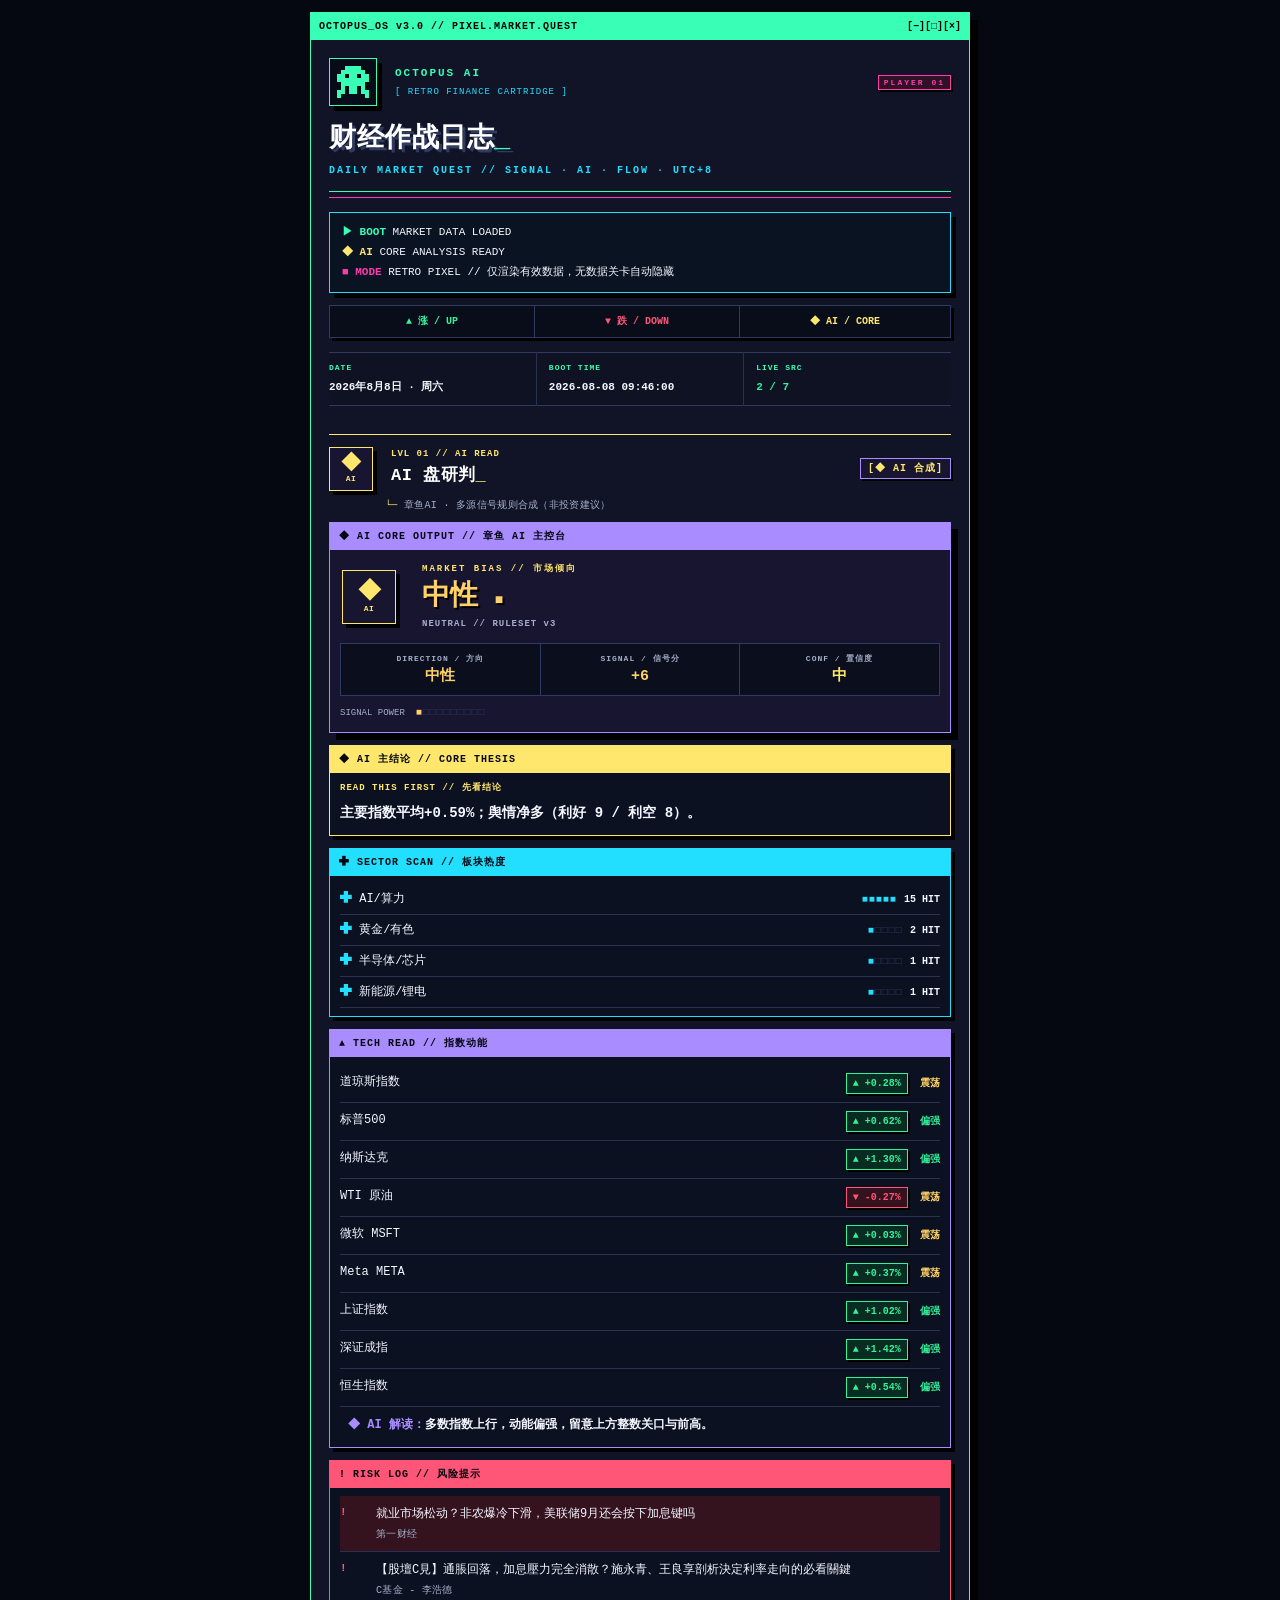
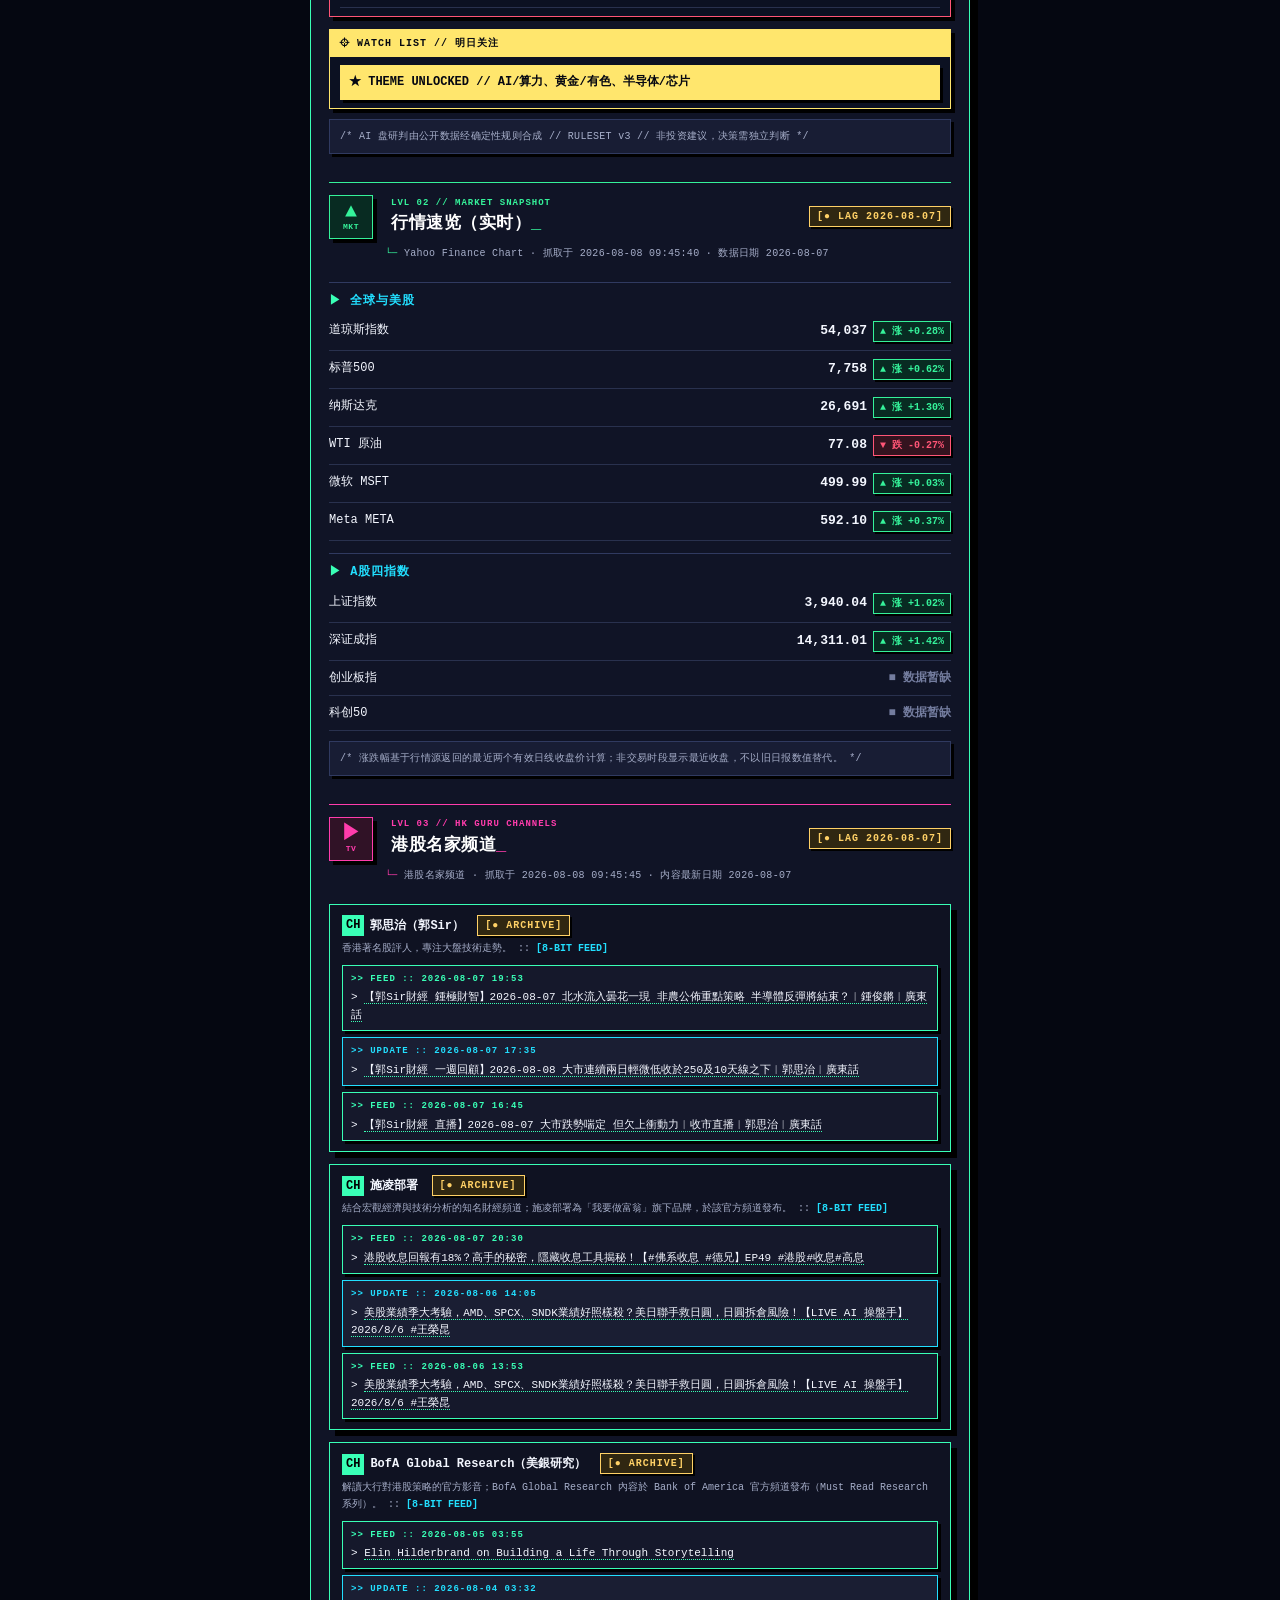
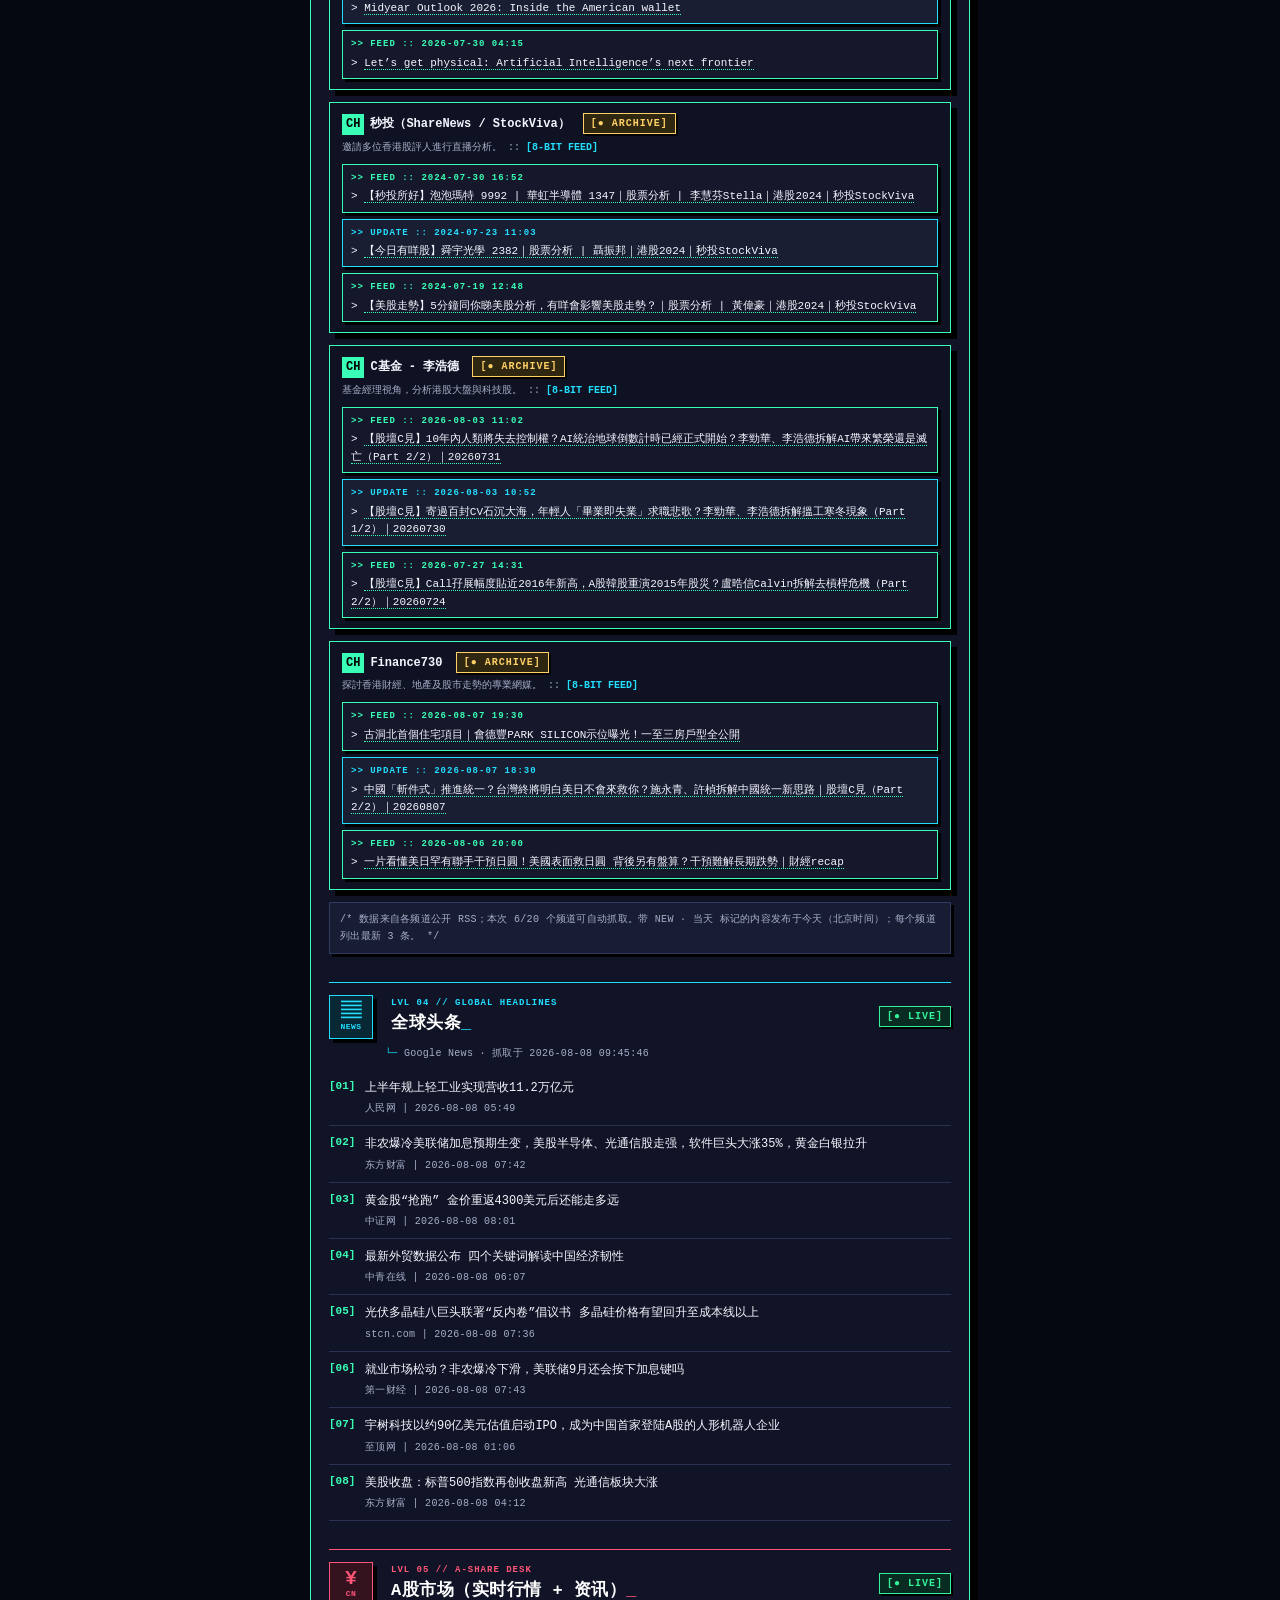
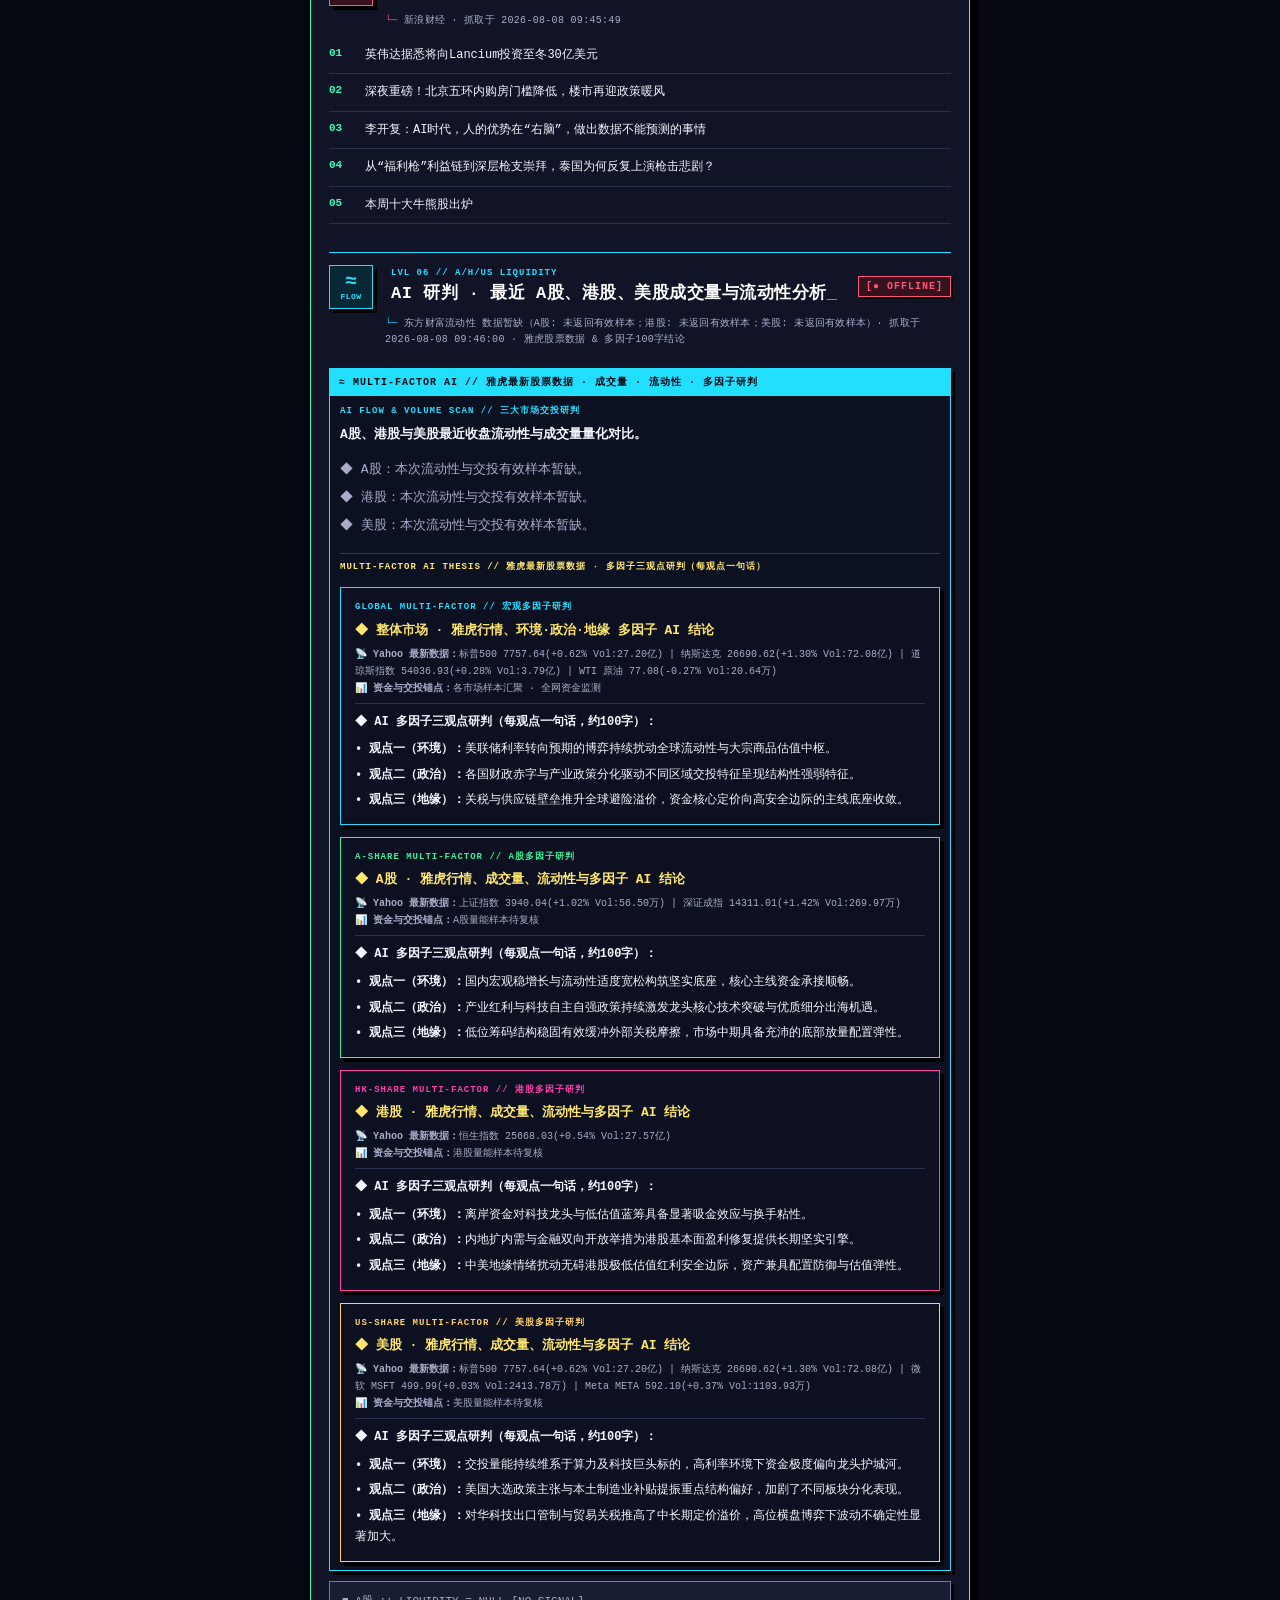
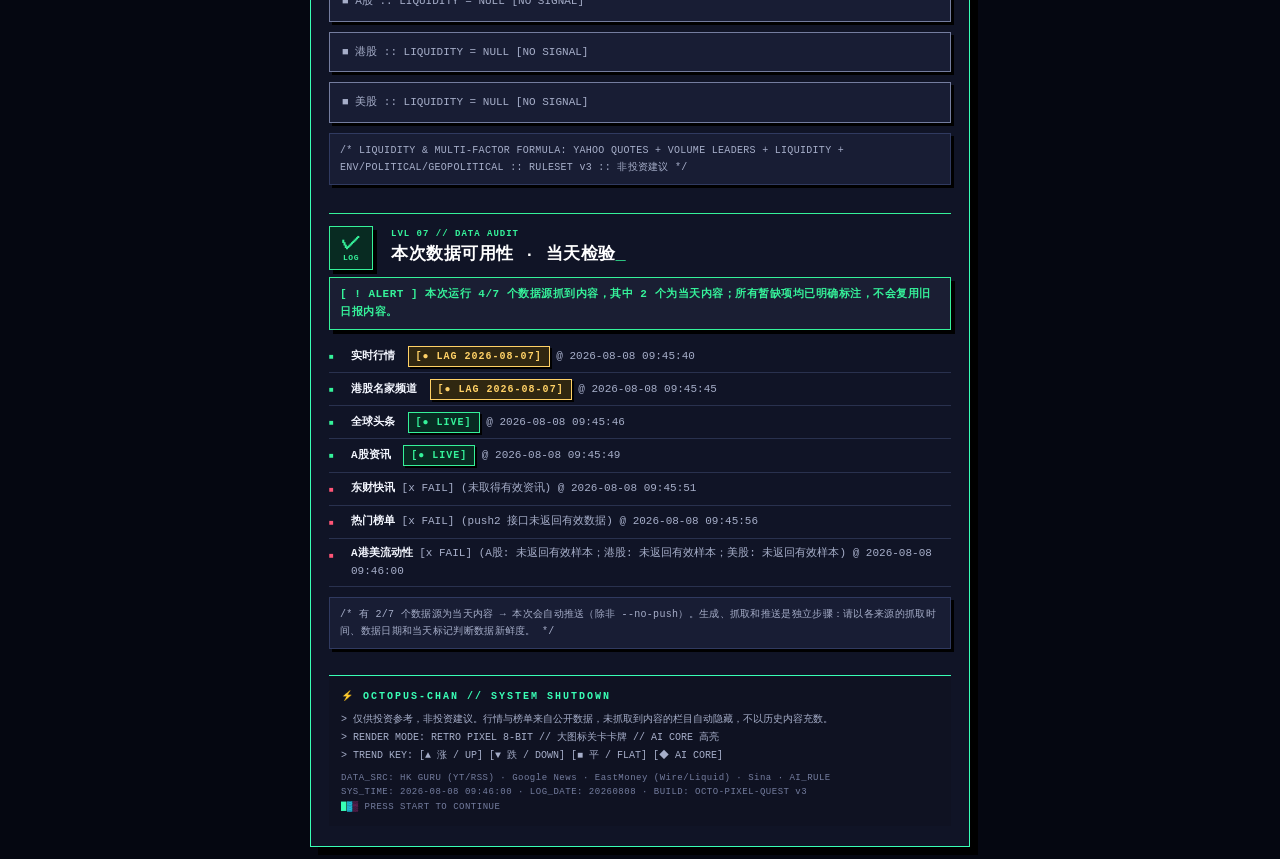
<file: output/daily_report_20260808.html>
<!DOCTYPE html>
<html lang="zh-CN">
<head>
<meta charset="UTF-8">
<meta name="viewport" content="width=device-width,initial-scale=1,maximum-scale=1,user-scalable=no">
<meta name="octopus-report-date" content="20260808">
<meta name="octopus-generated-at" content="2026-08-08 09:46:00">
<meta name="octopus-today-sources" content="2">
<meta name="octopus-total-sources" content="7">
<title>章鱼AI · 财经作战日志 | RETRO PIXEL EDITION</title>
</head>
<body style="margin:0;padding:0;background:#050711;font-family:'Courier New', Courier, 'Lucida Console', monospace, PingFang SC, Microsoft YaHei, sans-serif;color:#F4F7FF;font-size:13px;line-height:1.7;-webkit-text-size-adjust:100%;">

<table width="100%" cellpadding="0" cellspacing="0" style="border-collapse:collapse;max-width:680px;margin:0 auto;background:#050711;">
<tr><td style="padding:12px 10px;">

<!-- 外框：像素终端窗口 -->
<table width="100%" cellpadding="0" cellspacing="0" style="border-collapse:collapse;background:#101426;border:1px solid #39FFB6;box-shadow:8px 8px 0 #000;">
<tr><td style="padding:0;">

<!-- 标题栏：像 8-bit 窗口 title bar -->
<table width="100%" cellpadding="0" cellspacing="0" style="border-collapse:collapse;background:#39FFB6;"><tr>
<td style="padding:5px 8px;font-family:'Courier New', Courier, monospace;font-size:10px;font-weight:900;color:#000;letter-spacing:1px;">OCTOPUS_OS v3.0 // PIXEL.MARKET.QUEST</td>
<td align="right" style="padding:5px 8px;font-family:'Courier New', Courier, monospace;font-size:10px;font-weight:900;color:#000;">[−][□][×]</td>
</tr></table>

<div style="padding:18px 18px 20px;">

<!-- 刊头 masthead：纯 HTML 像素章鱼 + 游戏卡带标题 -->
<table width="100%" cellpadding="0" cellspacing="0" style="border-collapse:collapse;">
<tr>
<td width="56" valign="middle" style="padding-right:10px;">
<table width="48" height="48" cellpadding="0" cellspacing="0" style="border-collapse:collapse;border:1px solid #39FFB6;background:#080C18;box-shadow:5px 5px 0 #000;"><tr><td align="center" valign="middle"><table role="img" aria-label="章鱼像素图标" cellpadding="0" cellspacing="0" style="border-collapse:collapse;margin:0 auto;font-size:0;line-height:0;"><tr><td width="4" height="4">&nbsp;</td><td width="4" height="4">&nbsp;</td><td width="4" height="4" bgcolor="#39FFB6">&nbsp;</td><td width="4" height="4" bgcolor="#39FFB6">&nbsp;</td><td width="4" height="4" bgcolor="#39FFB6">&nbsp;</td><td width="4" height="4" bgcolor="#39FFB6">&nbsp;</td><td width="4" height="4">&nbsp;</td><td width="4" height="4">&nbsp;</td></tr><tr><td width="4" height="4">&nbsp;</td><td width="4" height="4" bgcolor="#39FFB6">&nbsp;</td><td width="4" height="4" bgcolor="#39FFB6">&nbsp;</td><td width="4" height="4" bgcolor="#39FFB6">&nbsp;</td><td width="4" height="4" bgcolor="#39FFB6">&nbsp;</td><td width="4" height="4" bgcolor="#39FFB6">&nbsp;</td><td width="4" height="4" bgcolor="#39FFB6">&nbsp;</td><td width="4" height="4">&nbsp;</td></tr><tr><td width="4" height="4" bgcolor="#39FFB6">&nbsp;</td><td width="4" height="4" bgcolor="#39FFB6">&nbsp;</td><td width="4" height="4" bgcolor="#050711">&nbsp;</td><td width="4" height="4" bgcolor="#39FFB6">&nbsp;</td><td width="4" height="4" bgcolor="#39FFB6">&nbsp;</td><td width="4" height="4" bgcolor="#050711">&nbsp;</td><td width="4" height="4" bgcolor="#39FFB6">&nbsp;</td><td width="4" height="4" bgcolor="#39FFB6">&nbsp;</td></tr><tr><td width="4" height="4" bgcolor="#39FFB6">&nbsp;</td><td width="4" height="4" bgcolor="#39FFB6">&nbsp;</td><td width="4" height="4" bgcolor="#39FFB6">&nbsp;</td><td width="4" height="4" bgcolor="#39FFB6">&nbsp;</td><td width="4" height="4" bgcolor="#39FFB6">&nbsp;</td><td width="4" height="4" bgcolor="#39FFB6">&nbsp;</td><td width="4" height="4" bgcolor="#39FFB6">&nbsp;</td><td width="4" height="4" bgcolor="#39FFB6">&nbsp;</td></tr><tr><td width="4" height="4">&nbsp;</td><td width="4" height="4" bgcolor="#39FFB6">&nbsp;</td><td width="4" height="4" bgcolor="#39FFB6">&nbsp;</td><td width="4" height="4" bgcolor="#39FFB6">&nbsp;</td><td width="4" height="4" bgcolor="#39FFB6">&nbsp;</td><td width="4" height="4" bgcolor="#39FFB6">&nbsp;</td><td width="4" height="4" bgcolor="#39FFB6">&nbsp;</td><td width="4" height="4">&nbsp;</td></tr><tr><td width="4" height="4">&nbsp;</td><td width="4" height="4" bgcolor="#39FFB6">&nbsp;</td><td width="4" height="4">&nbsp;</td><td width="4" height="4" bgcolor="#39FFB6">&nbsp;</td><td width="4" height="4" bgcolor="#39FFB6">&nbsp;</td><td width="4" height="4">&nbsp;</td><td width="4" height="4" bgcolor="#39FFB6">&nbsp;</td><td width="4" height="4">&nbsp;</td></tr><tr><td width="4" height="4" bgcolor="#39FFB6">&nbsp;</td><td width="4" height="4" bgcolor="#39FFB6">&nbsp;</td><td width="4" height="4">&nbsp;</td><td width="4" height="4" bgcolor="#39FFB6">&nbsp;</td><td width="4" height="4" bgcolor="#39FFB6">&nbsp;</td><td width="4" height="4">&nbsp;</td><td width="4" height="4" bgcolor="#39FFB6">&nbsp;</td><td width="4" height="4" bgcolor="#39FFB6">&nbsp;</td></tr><tr><td width="4" height="4" bgcolor="#39FFB6">&nbsp;</td><td width="4" height="4">&nbsp;</td><td width="4" height="4">&nbsp;</td><td width="4" height="4">&nbsp;</td><td width="4" height="4">&nbsp;</td><td width="4" height="4">&nbsp;</td><td width="4" height="4">&nbsp;</td><td width="4" height="4" bgcolor="#39FFB6">&nbsp;</td></tr></table></td></tr></table>
</td>
<td valign="middle"><div style="font-size:11px;color:#39FFB6;font-weight:900;letter-spacing:2px;font-family:'Courier New', Courier, monospace;">OCTOPUS AI</div><div style="font-size:9px;color:#22DFFF;letter-spacing:1px;font-family:'Courier New', Courier, monospace;padding-top:3px;">[ RETRO FINANCE CARTRIDGE ]</div></td>
<td align="right" valign="middle"><span style="font-size:8px;font-weight:900;color:#FF3CAC;letter-spacing:2px;font-family:'Courier New', Courier, monospace;border:1px solid #FF3CAC;padding:2px 5px;background:#301226;box-shadow:2px 2px 0 #000;">PLAYER 01</span></td>
</tr>
</table>

<div style="font-size:27px;font-weight:900;color:#FFFFFF;letter-spacing:.5px;line-height:1.3;padding-top:16px;font-family:'Courier New', Courier, monospace;text-shadow:3px 3px 0 #303A60;">财经作战日志<span style="color:#39FFB6;">_</span></div>
<div style="font-size:10px;font-weight:900;color:#22DFFF;letter-spacing:2px;padding-top:5px;font-family:'Courier New', Courier, monospace;">DAILY MARKET QUEST // SIGNAL · AI · FLOW · UTC+8</div>
<div style="margin-top:12px;border-top:1px solid #39FFB6;border-bottom:1px solid #FF3CAC;height:5px;font-size:0;line-height:0;"><span style="color:#39FFB6;">■■■■</span></div>

<!-- 导语：终端开机文字 -->
<div style="margin-top:14px;border:1px solid #22DFFF;background:#091321;padding:10px 12px;font-size:11px;color:#F4F7FF;line-height:1.8;font-family:'Courier New', Courier, monospace;box-shadow:5px 5px 0 #000;">
<span style="color:#39FFB6;font-weight:900;">▶ BOOT</span> MARKET DATA LOADED<br>
<span style="color:#FFE66D;font-weight:900;">◆ AI</span> CORE ANALYSIS READY<br>
<span style="color:#FF3CAC;font-weight:900;">■ MODE</span> RETRO PIXEL // 仅渲染有效数据，无数据关卡自动隐藏
</div>

<!-- 视觉图例：颜色 + 方向符号双重编码 -->
<table width="100%" cellpadding="0" cellspacing="0" style="border-collapse:collapse;margin-top:12px;border:1px solid #303A60;background:#090D1A;box-shadow:3px 3px 0 #000;">
<tr>
<td width="33%" align="center" style="padding:7px 3px;border-right:1px solid #303A60;font-family:'Courier New', Courier, monospace;font-size:10px;font-weight:900;color:#35F29A;">▲ 涨 / UP</td>
<td width="33%" align="center" style="padding:7px 3px;border-right:1px solid #303A60;font-family:'Courier New', Courier, monospace;font-size:10px;font-weight:900;color:#FF5576;">▼ 跌 / DOWN</td>
<td width="34%" align="center" style="padding:7px 3px;font-family:'Courier New', Courier, monospace;font-size:10px;font-weight:900;color:#FFE66D;">◆ AI / CORE</td>
</tr>
</table>

<!-- 期号元信息栅格：像状态栏 -->
<table width="100%" cellpadding="0" cellspacing="0" style="border-collapse:collapse;border-top:1px solid #303A60;border-bottom:1px solid #303A60;margin-top:14px;background:#0F1222;">
<tr>
<td width="33%" valign="top" style="padding:8px 0;"><div style="padding-left:0;"><div style="font-size:8px;font-weight:900;color:#39FFB6;letter-spacing:1px;font-family:'Courier New', Courier, monospace;">DATE</div><div style="font-size:11px;font-weight:900;color:#F4F7FF;padding-top:3px;font-family:'Courier New', Courier, monospace;font-variant-numeric:tabular-nums;">2026年8月8日 · 周六</div></div></td>
<td width="33%" valign="top" style="padding:8px 0;border-left:1px solid #29314E;"><div style="padding-left:12px;"><div style="font-size:8px;font-weight:900;color:#39FFB6;letter-spacing:1px;font-family:'Courier New', Courier, monospace;">BOOT TIME</div><div style="font-size:11px;font-weight:900;color:#F4F7FF;padding-top:3px;font-family:'Courier New', Courier, monospace;font-variant-numeric:tabular-nums;">2026-08-08 09:46:00</div></div></td>
<td width="33%" valign="top" style="padding:8px 0;border-left:1px solid #29314E;"><div style="padding-left:12px;"><div style="font-size:8px;font-weight:900;color:#39FFB6;letter-spacing:1px;font-family:'Courier New', Courier, monospace;">LIVE SRC</div><div style="font-size:11px;font-weight:900;color:#35F29A;padding-top:3px;font-family:'Courier New', Courier, monospace;font-variant-numeric:tabular-nums;">2 / 7</div></div></td>
</tr>
</table>

<!-- 内容关卡列表 -->

<div style="border-top:1px solid #FFE66D;margin-top:28px;padding-top:12px;">
<table width="100%" cellpadding="0" cellspacing="0" style="border-collapse:collapse;">
<tr>
<td width="52" valign="middle" style="padding-right:10px;"><table width="44" height="44" cellpadding="0" cellspacing="0" style="width:44px;height:44px;border-collapse:collapse;border:1px solid #FFE66D;background:#17152F;box-shadow:4px 4px 0 #000;"><tr><td align="center" valign="middle" style="padding:2px;color:#FFE66D;font-family:'Courier New', Courier, monospace;font-weight:900;line-height:1;"><div style="font-size:20px;line-height:20px;">◆</div><div style="font-size:8px;line-height:10px;letter-spacing:.5px;">AI</div></td></tr></table></td>
<td valign="middle">
<div style="font-family:'Courier New', Courier, monospace;font-size:9px;font-weight:900;color:#FFE66D;letter-spacing:1px;line-height:1.3;">LVL 01 // AI READ</div>
<div style="font-size:17px;font-weight:900;color:#FFFFFF;letter-spacing:.5px;padding-top:4px;line-height:1.35;font-family:'Courier New', Courier, monospace;">AI 盘研判<span style="color:#FFE66D;">_</span></div>
</td>
<td align="right" valign="middle" style="padding-left:6px;"><span style="display:inline-block;border:1px solid #A98CFF;color:#FFE66D;background:#17152F;padding:1px 7px;margin-left:6px;font-size:10px;font-weight:900;font-family:'Courier New', Courier, monospace;letter-spacing:1px;line-height:17px;box-shadow:2px 2px 0 #000;vertical-align:middle;white-space:nowrap;">[◆ AI 合成]</span></td>
</tr>
</table>
<div style="font-size:10px;color:#A6AEC9;letter-spacing:.3px;padding:7px 0 8px 56px;line-height:1.6;font-family:'Courier New', Courier, monospace;"><span style="color:#FFE66D;">└─</span> 章鱼AI · 多源信号规则合成（非投资建议）</div>
<table width="100%" cellpadding="0" cellspacing="0" style="border-collapse:collapse;border:1px solid #A98CFF;background:#17152F;box-shadow:7px 7px 0 #000;"><tr><td colspan="2" style="padding:5px 9px;background:#A98CFF;color:#050711;font-size:10px;font-weight:900;font-family:'Courier New', Courier, monospace;letter-spacing:1px;">◆ AI CORE OUTPUT // 章鱼 AI 主控台</td></tr><tr><td width="68" valign="middle" style="padding:12px 4px 10px 12px;"><table width="54" height="54" cellpadding="0" cellspacing="0" style="width:54px;height:54px;border-collapse:collapse;border:1px solid #FFE66D;background:#17152F;box-shadow:4px 4px 0 #000;"><tr><td align="center" valign="middle" style="padding:2px;color:#FFE66D;font-family:'Courier New', Courier, monospace;font-weight:900;line-height:1;"><div style="font-size:23px;line-height:23px;">◆</div><div style="font-size:8px;line-height:10px;letter-spacing:.5px;">AI</div></td></tr></table></td><td valign="middle" style="padding:12px 12px 10px 8px;"><div style="font-size:9px;color:#FFE66D;font-family:'Courier New', Courier, monospace;font-weight:900;letter-spacing:2px;">MARKET BIAS // 市场倾向</div><div style="font-size:28px;color:#FFD166;font-family:'Courier New', Courier, monospace;font-weight:900;line-height:1.15;padding-top:4px;text-shadow:2px 2px 0 #000;">中性 <span style="font-size:14px;">■</span></div><div style="font-size:9px;color:#A6AEC9;font-family:'Courier New', Courier, monospace;font-weight:900;letter-spacing:1px;padding-top:4px;">NEUTRAL // RULESET v3</div></td></tr><tr><td colspan="2" style="padding:0 10px 11px;"><table width="100%" cellpadding="0" cellspacing="0" style="border-collapse:collapse;border:1px solid #303A60;background:#0A0E1D;"><tr><td width="33%" valign="top" style="padding:8px 6px;text-align:center;"><div style="font-size:8px;color:#A6AEC9;font-family:'Courier New', Courier, monospace;font-weight:900;letter-spacing:1px;">DIRECTION / 方向</div><div style="font-size:15px;color:#FFD166;font-family:'Courier New', Courier, monospace;font-weight:900;padding-top:3px;line-height:1.25;">中性</div></td><td width="33%" valign="top" style="padding:8px 6px;border-left:1px solid #303A60;text-align:center;"><div style="font-size:8px;color:#A6AEC9;font-family:'Courier New', Courier, monospace;font-weight:900;letter-spacing:1px;">SIGNAL / 信号分</div><div style="font-size:15px;color:#FFD166;font-family:'Courier New', Courier, monospace;font-weight:900;padding-top:3px;line-height:1.25;">+6</div></td><td width="33%" valign="top" style="padding:8px 6px;border-left:1px solid #303A60;text-align:center;"><div style="font-size:8px;color:#A6AEC9;font-family:'Courier New', Courier, monospace;font-weight:900;letter-spacing:1px;">CONF / 置信度</div><div style="font-size:15px;color:#FFE66D;font-family:'Courier New', Courier, monospace;font-weight:900;padding-top:3px;line-height:1.25;">中</div></td></tr></table><div style="padding-top:8px;font-size:9px;color:#A6AEC9;font-family:'Courier New', Courier, monospace;">SIGNAL POWER&nbsp; <span style="color:#FFD166;font-family:'Courier New', Courier, monospace;font-size:10px;letter-spacing:1px;">■</span><span style="color:#303A60;font-family:'Courier New', Courier, monospace;font-size:10px;letter-spacing:1px;">□□□□□□□□□</span></div></td></tr></table><table width="100%" cellpadding="0" cellspacing="0" style="border-collapse:collapse;margin-top:12px;border:1px solid #FFE66D;background:#0C1122;box-shadow:4px 4px 0 #000;"><tr><td style="padding:5px 9px;background:#FFE66D;color:#050711;font-size:10px;font-weight:900;font-family:'Courier New', Courier, monospace;letter-spacing:1px;">◆ AI 主结论 // CORE THESIS</td></tr><tr><td style="padding:8px 10px;"><div style="font-size:9px;color:#FFE66D;font-weight:900;font-family:'Courier New', Courier, monospace;letter-spacing:1px;">READ THIS FIRST // 先看结论</div><div style="font-size:14px;color:#F4F7FF;font-weight:900;line-height:1.9;font-family:'Courier New', Courier, monospace;padding-top:4px;">主要指数平均+0.59%；舆情净多（利好 9 / 利空 8）。</div></td></tr></table><table width="100%" cellpadding="0" cellspacing="0" style="border-collapse:collapse;margin-top:12px;border:1px solid #22DFFF;background:#0C1122;box-shadow:4px 4px 0 #000;"><tr><td style="padding:5px 9px;background:#22DFFF;color:#050711;font-size:10px;font-weight:900;font-family:'Courier New', Courier, monospace;letter-spacing:1px;">✚ SECTOR SCAN // 板块热度</td></tr><tr><td style="padding:8px 10px;"><table width="100%" cellpadding="0" cellspacing="0" style="border-collapse:collapse;"><tr><td style="padding:6px 0;border-bottom:1px solid #29314E;font-size:12px;color:#F4F7FF;vertical-align:top;line-height:1.5;font-family:'Courier New', Courier, monospace;" width="46%"><span style="color:#22DFFF;font-weight:900;">✚</span> AI/算力</td><td style="padding:6px 0;border-bottom:1px solid #29314E;font-size:12px;font-weight:900;color:#F4F7FF;text-align:right;line-height:1.5;font-variant-numeric:tabular-nums;font-family:'Courier New', Courier, monospace;" width="54%"><span style="color:#22DFFF;font-family:'Courier New', Courier, monospace;font-size:10px;letter-spacing:1px;">■■■■■</span><span style="color:#303A60;font-family:'Courier New', Courier, monospace;font-size:10px;letter-spacing:1px;"></span> <span style="color:#F4F7FF;font-size:10px;">15 HIT</span></td></tr><tr><td style="padding:6px 0;border-bottom:1px solid #29314E;font-size:12px;color:#F4F7FF;vertical-align:top;line-height:1.5;font-family:'Courier New', Courier, monospace;" width="46%"><span style="color:#22DFFF;font-weight:900;">✚</span> 黄金/有色</td><td style="padding:6px 0;border-bottom:1px solid #29314E;font-size:12px;font-weight:900;color:#F4F7FF;text-align:right;line-height:1.5;font-variant-numeric:tabular-nums;font-family:'Courier New', Courier, monospace;" width="54%"><span style="color:#22DFFF;font-family:'Courier New', Courier, monospace;font-size:10px;letter-spacing:1px;">■</span><span style="color:#303A60;font-family:'Courier New', Courier, monospace;font-size:10px;letter-spacing:1px;">□□□□</span> <span style="color:#F4F7FF;font-size:10px;">2 HIT</span></td></tr><tr><td style="padding:6px 0;border-bottom:1px solid #29314E;font-size:12px;color:#F4F7FF;vertical-align:top;line-height:1.5;font-family:'Courier New', Courier, monospace;" width="46%"><span style="color:#22DFFF;font-weight:900;">✚</span> 半导体/芯片</td><td style="padding:6px 0;border-bottom:1px solid #29314E;font-size:12px;font-weight:900;color:#F4F7FF;text-align:right;line-height:1.5;font-variant-numeric:tabular-nums;font-family:'Courier New', Courier, monospace;" width="54%"><span style="color:#22DFFF;font-family:'Courier New', Courier, monospace;font-size:10px;letter-spacing:1px;">■</span><span style="color:#303A60;font-family:'Courier New', Courier, monospace;font-size:10px;letter-spacing:1px;">□□□□</span> <span style="color:#F4F7FF;font-size:10px;">1 HIT</span></td></tr><tr><td style="padding:6px 0;border-bottom:1px solid #29314E;font-size:12px;color:#F4F7FF;vertical-align:top;line-height:1.5;font-family:'Courier New', Courier, monospace;" width="46%"><span style="color:#22DFFF;font-weight:900;">✚</span> 新能源/锂电</td><td style="padding:6px 0;border-bottom:1px solid #29314E;font-size:12px;font-weight:900;color:#F4F7FF;text-align:right;line-height:1.5;font-variant-numeric:tabular-nums;font-family:'Courier New', Courier, monospace;" width="54%"><span style="color:#22DFFF;font-family:'Courier New', Courier, monospace;font-size:10px;letter-spacing:1px;">■</span><span style="color:#303A60;font-family:'Courier New', Courier, monospace;font-size:10px;letter-spacing:1px;">□□□□</span> <span style="color:#F4F7FF;font-size:10px;">1 HIT</span></td></tr></table></td></tr></table><table width="100%" cellpadding="0" cellspacing="0" style="border-collapse:collapse;margin-top:12px;border:1px solid #A98CFF;background:#0C1122;box-shadow:4px 4px 0 #000;"><tr><td style="padding:5px 9px;background:#A98CFF;color:#050711;font-size:10px;font-weight:900;font-family:'Courier New', Courier, monospace;letter-spacing:1px;">▲ TECH READ // 指数动能</td></tr><tr><td style="padding:8px 10px;"><table width="100%" cellpadding="0" cellspacing="0" style="border-collapse:collapse;"><tr><td style="padding:8px 0;border-bottom:1px solid #29314E;font-size:12px;color:#F4F7FF;vertical-align:top;line-height:1.5;font-family:'Courier New', Courier, monospace;" width="46%">道琼斯指数</td><td style="padding:8px 0;border-bottom:1px solid #29314E;font-size:12px;font-weight:900;color:#FFD166;text-align:right;line-height:1.5;font-variant-numeric:tabular-nums;font-family:'Courier New', Courier, monospace;" width="54%"><span style="display:inline-block;border:1px solid #35F29A;background:#082B22;color:#35F29A;padding:1px 6px;font-size:10px;font-weight:900;line-height:17px;font-family:'Courier New', Courier, monospace;box-shadow:2px 2px 0 #000;white-space:nowrap;">▲ +0.28%</span> <span style="display:inline-block;color:#FFD166;font-size:10px;font-weight:900;padding-left:5px;">震荡</span></td></tr><tr><td style="padding:8px 0;border-bottom:1px solid #29314E;font-size:12px;color:#F4F7FF;vertical-align:top;line-height:1.5;font-family:'Courier New', Courier, monospace;" width="46%">标普500</td><td style="padding:8px 0;border-bottom:1px solid #29314E;font-size:12px;font-weight:900;color:#35F29A;text-align:right;line-height:1.5;font-variant-numeric:tabular-nums;font-family:'Courier New', Courier, monospace;" width="54%"><span style="display:inline-block;border:1px solid #35F29A;background:#082B22;color:#35F29A;padding:1px 6px;font-size:10px;font-weight:900;line-height:17px;font-family:'Courier New', Courier, monospace;box-shadow:2px 2px 0 #000;white-space:nowrap;">▲ +0.62%</span> <span style="display:inline-block;color:#35F29A;font-size:10px;font-weight:900;padding-left:5px;">偏强</span></td></tr><tr><td style="padding:8px 0;border-bottom:1px solid #29314E;font-size:12px;color:#F4F7FF;vertical-align:top;line-height:1.5;font-family:'Courier New', Courier, monospace;" width="46%">纳斯达克</td><td style="padding:8px 0;border-bottom:1px solid #29314E;font-size:12px;font-weight:900;color:#35F29A;text-align:right;line-height:1.5;font-variant-numeric:tabular-nums;font-family:'Courier New', Courier, monospace;" width="54%"><span style="display:inline-block;border:1px solid #35F29A;background:#082B22;color:#35F29A;padding:1px 6px;font-size:10px;font-weight:900;line-height:17px;font-family:'Courier New', Courier, monospace;box-shadow:2px 2px 0 #000;white-space:nowrap;">▲ +1.30%</span> <span style="display:inline-block;color:#35F29A;font-size:10px;font-weight:900;padding-left:5px;">偏强</span></td></tr><tr><td style="padding:8px 0;border-bottom:1px solid #29314E;font-size:12px;color:#F4F7FF;vertical-align:top;line-height:1.5;font-family:'Courier New', Courier, monospace;" width="46%">WTI 原油</td><td style="padding:8px 0;border-bottom:1px solid #29314E;font-size:12px;font-weight:900;color:#FFD166;text-align:right;line-height:1.5;font-variant-numeric:tabular-nums;font-family:'Courier New', Courier, monospace;" width="54%"><span style="display:inline-block;border:1px solid #FF5576;background:#34131F;color:#FF5576;padding:1px 6px;font-size:10px;font-weight:900;line-height:17px;font-family:'Courier New', Courier, monospace;box-shadow:2px 2px 0 #000;white-space:nowrap;">▼ -0.27%</span> <span style="display:inline-block;color:#FFD166;font-size:10px;font-weight:900;padding-left:5px;">震荡</span></td></tr><tr><td style="padding:8px 0;border-bottom:1px solid #29314E;font-size:12px;color:#F4F7FF;vertical-align:top;line-height:1.5;font-family:'Courier New', Courier, monospace;" width="46%">微软 MSFT</td><td style="padding:8px 0;border-bottom:1px solid #29314E;font-size:12px;font-weight:900;color:#FFD166;text-align:right;line-height:1.5;font-variant-numeric:tabular-nums;font-family:'Courier New', Courier, monospace;" width="54%"><span style="display:inline-block;border:1px solid #35F29A;background:#082B22;color:#35F29A;padding:1px 6px;font-size:10px;font-weight:900;line-height:17px;font-family:'Courier New', Courier, monospace;box-shadow:2px 2px 0 #000;white-space:nowrap;">▲ +0.03%</span> <span style="display:inline-block;color:#FFD166;font-size:10px;font-weight:900;padding-left:5px;">震荡</span></td></tr><tr><td style="padding:8px 0;border-bottom:1px solid #29314E;font-size:12px;color:#F4F7FF;vertical-align:top;line-height:1.5;font-family:'Courier New', Courier, monospace;" width="46%">Meta META</td><td style="padding:8px 0;border-bottom:1px solid #29314E;font-size:12px;font-weight:900;color:#FFD166;text-align:right;line-height:1.5;font-variant-numeric:tabular-nums;font-family:'Courier New', Courier, monospace;" width="54%"><span style="display:inline-block;border:1px solid #35F29A;background:#082B22;color:#35F29A;padding:1px 6px;font-size:10px;font-weight:900;line-height:17px;font-family:'Courier New', Courier, monospace;box-shadow:2px 2px 0 #000;white-space:nowrap;">▲ +0.37%</span> <span style="display:inline-block;color:#FFD166;font-size:10px;font-weight:900;padding-left:5px;">震荡</span></td></tr><tr><td style="padding:8px 0;border-bottom:1px solid #29314E;font-size:12px;color:#F4F7FF;vertical-align:top;line-height:1.5;font-family:'Courier New', Courier, monospace;" width="46%">上证指数</td><td style="padding:8px 0;border-bottom:1px solid #29314E;font-size:12px;font-weight:900;color:#35F29A;text-align:right;line-height:1.5;font-variant-numeric:tabular-nums;font-family:'Courier New', Courier, monospace;" width="54%"><span style="display:inline-block;border:1px solid #35F29A;background:#082B22;color:#35F29A;padding:1px 6px;font-size:10px;font-weight:900;line-height:17px;font-family:'Courier New', Courier, monospace;box-shadow:2px 2px 0 #000;white-space:nowrap;">▲ +1.02%</span> <span style="display:inline-block;color:#35F29A;font-size:10px;font-weight:900;padding-left:5px;">偏强</span></td></tr><tr><td style="padding:8px 0;border-bottom:1px solid #29314E;font-size:12px;color:#F4F7FF;vertical-align:top;line-height:1.5;font-family:'Courier New', Courier, monospace;" width="46%">深证成指</td><td style="padding:8px 0;border-bottom:1px solid #29314E;font-size:12px;font-weight:900;color:#35F29A;text-align:right;line-height:1.5;font-variant-numeric:tabular-nums;font-family:'Courier New', Courier, monospace;" width="54%"><span style="display:inline-block;border:1px solid #35F29A;background:#082B22;color:#35F29A;padding:1px 6px;font-size:10px;font-weight:900;line-height:17px;font-family:'Courier New', Courier, monospace;box-shadow:2px 2px 0 #000;white-space:nowrap;">▲ +1.42%</span> <span style="display:inline-block;color:#35F29A;font-size:10px;font-weight:900;padding-left:5px;">偏强</span></td></tr><tr><td style="padding:8px 0;border-bottom:1px solid #29314E;font-size:12px;color:#F4F7FF;vertical-align:top;line-height:1.5;font-family:'Courier New', Courier, monospace;" width="46%">恒生指数</td><td style="padding:8px 0;border-bottom:1px solid #29314E;font-size:12px;font-weight:900;color:#35F29A;text-align:right;line-height:1.5;font-variant-numeric:tabular-nums;font-family:'Courier New', Courier, monospace;" width="54%"><span style="display:inline-block;border:1px solid #35F29A;background:#082B22;color:#35F29A;padding:1px 6px;font-size:10px;font-weight:900;line-height:17px;font-family:'Courier New', Courier, monospace;box-shadow:2px 2px 0 #000;white-space:nowrap;">▲ +0.54%</span> <span style="display:inline-block;color:#35F29A;font-size:10px;font-weight:900;padding-left:5px;">偏强</span></td></tr></table><div style="font-size:12px;color:#F4F7FF;padding:8px 8px 2px;line-height:1.8;font-family:'Courier New', Courier, monospace;font-weight:700;"><span style="color:#A98CFF;font-weight:900;">◆ AI 解读：</span>多数指数上行，动能偏强，留意上方整数关口与前高。</div></td></tr></table><table width="100%" cellpadding="0" cellspacing="0" style="border-collapse:collapse;margin-top:12px;border:1px solid #FF5576;background:#0C1122;box-shadow:4px 4px 0 #000;"><tr><td style="padding:5px 9px;background:#FF5576;color:#050711;font-size:10px;font-weight:900;font-family:'Courier New', Courier, monospace;letter-spacing:1px;">! RISK LOG // 风险提示</td></tr><tr><td style="padding:8px 10px;"><table width="100%" cellpadding="0" cellspacing="0" style="border-collapse:collapse;background:#34131F;"><tr><td width="32" valign="top" style="padding:8px 4px 8px 0;border-bottom:1px solid #29314E;font-size:11px;font-weight:900;color:#FF5576;line-height:1.6;font-family:'Courier New', Courier, monospace;">!</td><td style="padding:8px 0;border-bottom:1px solid #29314E;font-size:12px;color:#F4F7FF;line-height:1.7;font-family:'Courier New', Courier, monospace;">就业市场松动？非农爆冷下滑，美联储9月还会按下加息键吗<div style="font-size:10px;color:#A6AEC9;letter-spacing:.3px;padding-top:3px;line-height:1.6;font-family:'Courier New', Courier, monospace;">第一财经</div></td></tr></table><table width="100%" cellpadding="0" cellspacing="0" style="border-collapse:collapse;background:transparent;"><tr><td width="32" valign="top" style="padding:8px 4px 8px 0;border-bottom:1px solid #29314E;font-size:11px;font-weight:900;color:#FF5576;line-height:1.6;font-family:'Courier New', Courier, monospace;">!</td><td style="padding:8px 0;border-bottom:1px solid #29314E;font-size:12px;color:#F4F7FF;line-height:1.7;font-family:'Courier New', Courier, monospace;">【股壇C見】通脹回落，加息壓力完全消散？施永青、王良享剖析決定利率走向的必看關鍵<div style="font-size:10px;color:#A6AEC9;letter-spacing:.3px;padding-top:3px;line-height:1.6;font-family:'Courier New', Courier, monospace;">C基金 - 李浩德</div></td></tr></table></td></tr></table><table width="100%" cellpadding="0" cellspacing="0" style="border-collapse:collapse;margin-top:12px;border:1px solid #FFE66D;background:#0C1122;box-shadow:4px 4px 0 #000;"><tr><td style="padding:5px 9px;background:#FFE66D;color:#050711;font-size:10px;font-weight:900;font-family:'Courier New', Courier, monospace;letter-spacing:1px;">⌖ WATCH LIST // 明日关注</td></tr><tr><td style="padding:8px 10px;"><div style="font-size:12px;color:#050711;font-weight:900;line-height:1.7;font-family:'Courier New', Courier, monospace;background:#FFE66D;padding:7px 9px;box-shadow:3px 3px 0 #000;">★ THEME UNLOCKED // AI/算力、黄金/有色、半导体/芯片</div></td></tr></table><table width="100%" cellpadding="0" cellspacing="0" style="border-collapse:collapse;margin-top:10px;border:1px solid #303A60;background:#181D34;box-shadow:3px 3px 0 #000;"><tr><td style="padding:8px 10px;font-size:10px;color:#A6AEC9;font-family:'Courier New', Courier, monospace;line-height:1.7;letter-spacing:.3px;">/*&nbsp;AI 盘研判由公开数据经确定性规则合成 // RULESET v3 // 非投资建议，决策需独立判断&nbsp;*/</td></tr></table>
</div>
<div style="border-top:1px solid #35F29A;margin-top:28px;padding-top:12px;">
<table width="100%" cellpadding="0" cellspacing="0" style="border-collapse:collapse;">
<tr>
<td width="52" valign="middle" style="padding-right:10px;"><table width="44" height="44" cellpadding="0" cellspacing="0" style="width:44px;height:44px;border-collapse:collapse;border:1px solid #35F29A;background:#082B22;box-shadow:4px 4px 0 #000;"><tr><td align="center" valign="middle" style="padding:2px;color:#35F29A;font-family:'Courier New', Courier, monospace;font-weight:900;line-height:1;"><div style="font-size:20px;line-height:20px;">▲</div><div style="font-size:8px;line-height:10px;letter-spacing:.5px;">MKT</div></td></tr></table></td>
<td valign="middle">
<div style="font-family:'Courier New', Courier, monospace;font-size:9px;font-weight:900;color:#35F29A;letter-spacing:1px;line-height:1.3;">LVL 02 // MARKET SNAPSHOT</div>
<div style="font-size:17px;font-weight:900;color:#FFFFFF;letter-spacing:.5px;padding-top:4px;line-height:1.35;font-family:'Courier New', Courier, monospace;">行情速览（实时）<span style="color:#35F29A;">_</span></div>
</td>
<td align="right" valign="middle" style="padding-left:6px;"><span style="display:inline-block;border:1px solid #FFD166;color:#FFD166;background:#302711;padding:1px 7px;margin-left:6px;font-size:10px;font-weight:900;font-family:'Courier New', Courier, monospace;letter-spacing:1px;line-height:17px;box-shadow:2px 2px 0 #000;vertical-align:middle;white-space:nowrap;">[● LAG 2026-08-07]</span></td>
</tr>
</table>
<div style="font-size:10px;color:#A6AEC9;letter-spacing:.3px;padding:7px 0 8px 56px;line-height:1.6;font-family:'Courier New', Courier, monospace;"><span style="color:#35F29A;">└─</span> Yahoo Finance Chart · 抓取于 2026-08-08 09:45:40 · 数据日期 2026-08-07</div>
<div style="border-top:1px solid #303A60;margin-top:12px;padding:8px 0 2px;font-size:12px;font-weight:900;color:#22DFFF;letter-spacing:1px;font-family:'Courier New', Courier, monospace;text-transform:uppercase;"><span style="color:#39FFB6;">▶</span> 全球与美股</div><table width="100%" cellpadding="0" cellspacing="0" style="border-collapse:collapse;"><tr><td style="padding:8px 0;border-bottom:1px solid #29314E;font-size:12px;color:#F4F7FF;vertical-align:top;line-height:1.5;font-family:'Courier New', Courier, monospace;" width="46%">道琼斯指数</td><td style="padding:8px 0;border-bottom:1px solid #29314E;font-size:12px;font-weight:900;color:#35F29A;text-align:right;line-height:1.5;font-variant-numeric:tabular-nums;font-family:'Courier New', Courier, monospace;" width="54%"><span style="display:inline-block;color:#F4F7FF;font-size:13px;font-weight:900;font-family:'Courier New', Courier, monospace;padding-right:6px;">54,037</span><span style="display:inline-block;border:1px solid #35F29A;background:#082B22;color:#35F29A;padding:1px 6px;font-size:10px;font-weight:900;line-height:17px;font-family:'Courier New', Courier, monospace;box-shadow:2px 2px 0 #000;white-space:nowrap;">▲ 涨 +0.28%</span></td></tr><tr><td style="padding:8px 0;border-bottom:1px solid #29314E;font-size:12px;color:#F4F7FF;vertical-align:top;line-height:1.5;font-family:'Courier New', Courier, monospace;" width="46%">标普500</td><td style="padding:8px 0;border-bottom:1px solid #29314E;font-size:12px;font-weight:900;color:#35F29A;text-align:right;line-height:1.5;font-variant-numeric:tabular-nums;font-family:'Courier New', Courier, monospace;" width="54%"><span style="display:inline-block;color:#F4F7FF;font-size:13px;font-weight:900;font-family:'Courier New', Courier, monospace;padding-right:6px;">7,758</span><span style="display:inline-block;border:1px solid #35F29A;background:#082B22;color:#35F29A;padding:1px 6px;font-size:10px;font-weight:900;line-height:17px;font-family:'Courier New', Courier, monospace;box-shadow:2px 2px 0 #000;white-space:nowrap;">▲ 涨 +0.62%</span></td></tr><tr><td style="padding:8px 0;border-bottom:1px solid #29314E;font-size:12px;color:#F4F7FF;vertical-align:top;line-height:1.5;font-family:'Courier New', Courier, monospace;" width="46%">纳斯达克</td><td style="padding:8px 0;border-bottom:1px solid #29314E;font-size:12px;font-weight:900;color:#35F29A;text-align:right;line-height:1.5;font-variant-numeric:tabular-nums;font-family:'Courier New', Courier, monospace;" width="54%"><span style="display:inline-block;color:#F4F7FF;font-size:13px;font-weight:900;font-family:'Courier New', Courier, monospace;padding-right:6px;">26,691</span><span style="display:inline-block;border:1px solid #35F29A;background:#082B22;color:#35F29A;padding:1px 6px;font-size:10px;font-weight:900;line-height:17px;font-family:'Courier New', Courier, monospace;box-shadow:2px 2px 0 #000;white-space:nowrap;">▲ 涨 +1.30%</span></td></tr><tr><td style="padding:8px 0;border-bottom:1px solid #29314E;font-size:12px;color:#F4F7FF;vertical-align:top;line-height:1.5;font-family:'Courier New', Courier, monospace;" width="46%">WTI 原油</td><td style="padding:8px 0;border-bottom:1px solid #29314E;font-size:12px;font-weight:900;color:#FF5576;text-align:right;line-height:1.5;font-variant-numeric:tabular-nums;font-family:'Courier New', Courier, monospace;" width="54%"><span style="display:inline-block;color:#F4F7FF;font-size:13px;font-weight:900;font-family:'Courier New', Courier, monospace;padding-right:6px;">77.08</span><span style="display:inline-block;border:1px solid #FF5576;background:#34131F;color:#FF5576;padding:1px 6px;font-size:10px;font-weight:900;line-height:17px;font-family:'Courier New', Courier, monospace;box-shadow:2px 2px 0 #000;white-space:nowrap;">▼ 跌 -0.27%</span></td></tr><tr><td style="padding:8px 0;border-bottom:1px solid #29314E;font-size:12px;color:#F4F7FF;vertical-align:top;line-height:1.5;font-family:'Courier New', Courier, monospace;" width="46%">微软 MSFT</td><td style="padding:8px 0;border-bottom:1px solid #29314E;font-size:12px;font-weight:900;color:#35F29A;text-align:right;line-height:1.5;font-variant-numeric:tabular-nums;font-family:'Courier New', Courier, monospace;" width="54%"><span style="display:inline-block;color:#F4F7FF;font-size:13px;font-weight:900;font-family:'Courier New', Courier, monospace;padding-right:6px;">499.99</span><span style="display:inline-block;border:1px solid #35F29A;background:#082B22;color:#35F29A;padding:1px 6px;font-size:10px;font-weight:900;line-height:17px;font-family:'Courier New', Courier, monospace;box-shadow:2px 2px 0 #000;white-space:nowrap;">▲ 涨 +0.03%</span></td></tr><tr><td style="padding:8px 0;border-bottom:1px solid #29314E;font-size:12px;color:#F4F7FF;vertical-align:top;line-height:1.5;font-family:'Courier New', Courier, monospace;" width="46%">Meta META</td><td style="padding:8px 0;border-bottom:1px solid #29314E;font-size:12px;font-weight:900;color:#35F29A;text-align:right;line-height:1.5;font-variant-numeric:tabular-nums;font-family:'Courier New', Courier, monospace;" width="54%"><span style="display:inline-block;color:#F4F7FF;font-size:13px;font-weight:900;font-family:'Courier New', Courier, monospace;padding-right:6px;">592.10</span><span style="display:inline-block;border:1px solid #35F29A;background:#082B22;color:#35F29A;padding:1px 6px;font-size:10px;font-weight:900;line-height:17px;font-family:'Courier New', Courier, monospace;box-shadow:2px 2px 0 #000;white-space:nowrap;">▲ 涨 +0.37%</span></td></tr></table><div style="border-top:1px solid #303A60;margin-top:12px;padding:8px 0 2px;font-size:12px;font-weight:900;color:#22DFFF;letter-spacing:1px;font-family:'Courier New', Courier, monospace;text-transform:uppercase;"><span style="color:#39FFB6;">▶</span> A股四指数</div><table width="100%" cellpadding="0" cellspacing="0" style="border-collapse:collapse;"><tr><td style="padding:8px 0;border-bottom:1px solid #29314E;font-size:12px;color:#F4F7FF;vertical-align:top;line-height:1.5;font-family:'Courier New', Courier, monospace;" width="46%">上证指数</td><td style="padding:8px 0;border-bottom:1px solid #29314E;font-size:12px;font-weight:900;color:#35F29A;text-align:right;line-height:1.5;font-variant-numeric:tabular-nums;font-family:'Courier New', Courier, monospace;" width="54%"><span style="display:inline-block;color:#F4F7FF;font-size:13px;font-weight:900;font-family:'Courier New', Courier, monospace;padding-right:6px;">3,940.04</span><span style="display:inline-block;border:1px solid #35F29A;background:#082B22;color:#35F29A;padding:1px 6px;font-size:10px;font-weight:900;line-height:17px;font-family:'Courier New', Courier, monospace;box-shadow:2px 2px 0 #000;white-space:nowrap;">▲ 涨 +1.02%</span></td></tr><tr><td style="padding:8px 0;border-bottom:1px solid #29314E;font-size:12px;color:#F4F7FF;vertical-align:top;line-height:1.5;font-family:'Courier New', Courier, monospace;" width="46%">深证成指</td><td style="padding:8px 0;border-bottom:1px solid #29314E;font-size:12px;font-weight:900;color:#35F29A;text-align:right;line-height:1.5;font-variant-numeric:tabular-nums;font-family:'Courier New', Courier, monospace;" width="54%"><span style="display:inline-block;color:#F4F7FF;font-size:13px;font-weight:900;font-family:'Courier New', Courier, monospace;padding-right:6px;">14,311.01</span><span style="display:inline-block;border:1px solid #35F29A;background:#082B22;color:#35F29A;padding:1px 6px;font-size:10px;font-weight:900;line-height:17px;font-family:'Courier New', Courier, monospace;box-shadow:2px 2px 0 #000;white-space:nowrap;">▲ 涨 +1.42%</span></td></tr><tr><td style="padding:8px 0;border-bottom:1px solid #29314E;font-size:12px;color:#F4F7FF;vertical-align:top;line-height:1.5;font-family:'Courier New', Courier, monospace;" width="46%">创业板指</td><td style="padding:8px 0;border-bottom:1px solid #29314E;font-size:12px;font-weight:900;color:#747D9F;text-align:right;line-height:1.5;font-variant-numeric:tabular-nums;font-family:'Courier New', Courier, monospace;" width="54%"><span style="color:#747D9F;">■ 数据暂缺</span></td></tr><tr><td style="padding:8px 0;border-bottom:1px solid #29314E;font-size:12px;color:#F4F7FF;vertical-align:top;line-height:1.5;font-family:'Courier New', Courier, monospace;" width="46%">科创50</td><td style="padding:8px 0;border-bottom:1px solid #29314E;font-size:12px;font-weight:900;color:#747D9F;text-align:right;line-height:1.5;font-variant-numeric:tabular-nums;font-family:'Courier New', Courier, monospace;" width="54%"><span style="color:#747D9F;">■ 数据暂缺</span></td></tr></table><table width="100%" cellpadding="0" cellspacing="0" style="border-collapse:collapse;margin-top:10px;border:1px solid #303A60;background:#181D34;box-shadow:3px 3px 0 #000;"><tr><td style="padding:8px 10px;font-size:10px;color:#A6AEC9;font-family:'Courier New', Courier, monospace;line-height:1.7;letter-spacing:.3px;">/*&nbsp;涨跌幅基于行情源返回的最近两个有效日线收盘价计算；非交易时段显示最近收盘，不以旧日报数值替代。&nbsp;*/</td></tr></table>
</div>
<div style="border-top:1px solid #FF3CAC;margin-top:28px;padding-top:12px;">
<table width="100%" cellpadding="0" cellspacing="0" style="border-collapse:collapse;">
<tr>
<td width="52" valign="middle" style="padding-right:10px;"><table width="44" height="44" cellpadding="0" cellspacing="0" style="width:44px;height:44px;border-collapse:collapse;border:1px solid #FF3CAC;background:#301226;box-shadow:4px 4px 0 #000;"><tr><td align="center" valign="middle" style="padding:2px;color:#FF3CAC;font-family:'Courier New', Courier, monospace;font-weight:900;line-height:1;"><div style="font-size:20px;line-height:20px;">▶</div><div style="font-size:8px;line-height:10px;letter-spacing:.5px;">TV</div></td></tr></table></td>
<td valign="middle">
<div style="font-family:'Courier New', Courier, monospace;font-size:9px;font-weight:900;color:#FF3CAC;letter-spacing:1px;line-height:1.3;">LVL 03 // HK GURU CHANNELS</div>
<div style="font-size:17px;font-weight:900;color:#FFFFFF;letter-spacing:.5px;padding-top:4px;line-height:1.35;font-family:'Courier New', Courier, monospace;">港股名家频道<span style="color:#FF3CAC;">_</span></div>
</td>
<td align="right" valign="middle" style="padding-left:6px;"><span style="display:inline-block;border:1px solid #FFD166;color:#FFD166;background:#302711;padding:1px 7px;margin-left:6px;font-size:10px;font-weight:900;font-family:'Courier New', Courier, monospace;letter-spacing:1px;line-height:17px;box-shadow:2px 2px 0 #000;vertical-align:middle;white-space:nowrap;">[● LAG 2026-08-07]</span></td>
</tr>
</table>
<div style="font-size:10px;color:#A6AEC9;letter-spacing:.3px;padding:7px 0 8px 56px;line-height:1.6;font-family:'Courier New', Courier, monospace;"><span style="color:#FF3CAC;">└─</span> 港股名家频道 · 抓取于 2026-08-08 09:45:45 · 内容最新日期 2026-08-07</div>
<div style="margin:12px 0;border:1px solid #39FFB6;background:#0F1222;padding:10px 12px;box-shadow:6px 6px 0 #000;"><div style="font-size:12px;font-weight:900;color:#FFFFFF;font-family:'Courier New', Courier, monospace;"><span style="display:inline-block;background:#39FFB6;color:#000;padding:0 4px;margin-right:6px;">CH</span><a href="https://www.youtube.com/@KwokSirFinance" style="color:#F4F7FF;text-decoration:none;">郭思治（郭Sir）</a> <span style="display:inline-block;border:1px solid #FFD166;color:#FFD166;background:#302711;padding:1px 7px;margin-left:6px;font-size:10px;font-weight:900;font-family:'Courier New', Courier, monospace;letter-spacing:1px;line-height:17px;box-shadow:2px 2px 0 #000;vertical-align:middle;white-space:nowrap;">[● ARCHIVE]</span></div><div style="font-size:10px;color:#A6AEC9;padding:4px 0 2px;font-family:'Courier New', Courier, monospace;">香港著名股評人，專注大盤技術走勢。 :: <b style="color:#22DFFF;">[8-BIT FEED]</b></div><table width="100%" cellpadding="0" cellspacing="0" style="border-collapse:collapse;margin-top:6px;"><tr><td align="left"><div style="display:block;max-width:100%;text-align:left;background:#15182B;border:1px solid #39FFB6;padding:6px 8px;box-shadow:3px 3px 0 #000;font-size:11px;color:#F4F7FF;line-height:1.6;font-family:'Courier New', Courier, monospace;"><div style="font-size:9px;font-weight:900;color:#39FFB6;letter-spacing:1px;">>> FEED :: 2026-08-07 19:53</div><div style="padding-top:3px;">> <a href="https://www.youtube.com/watch?v=gvUupH4RZlU" style="color:#F4F7FF;text-decoration:none;border-bottom:1px dotted #39FFB6;">【郭Sir財經 鍾極財智】2026-08-07 北水流入曇花一現 非農公佈重點策略 半導體反彈將結束？︱鍾俊鏘︱廣東話</a></div></div></td></tr></table><table width="100%" cellpadding="0" cellspacing="0" style="border-collapse:collapse;margin-top:6px;"><tr><td align="left"><div style="display:block;max-width:100%;text-align:left;background:#1A1E33;border:1px solid #22DFFF;padding:6px 8px;box-shadow:3px 3px 0 #000;font-size:11px;color:#F4F7FF;line-height:1.6;font-family:'Courier New', Courier, monospace;"><div style="font-size:9px;font-weight:900;color:#22DFFF;letter-spacing:1px;">>> UPDATE :: 2026-08-07 17:35</div><div style="padding-top:3px;">> <a href="https://www.youtube.com/watch?v=W_IvVQFkcWQ" style="color:#F4F7FF;text-decoration:none;border-bottom:1px dotted #39FFB6;">【郭Sir財經 一週回顧】2026-08-08 大市連續兩日輕微低收於250及10天線之下︱郭思治︱廣東話</a></div></div></td></tr></table><table width="100%" cellpadding="0" cellspacing="0" style="border-collapse:collapse;margin-top:6px;"><tr><td align="left"><div style="display:block;max-width:100%;text-align:left;background:#15182B;border:1px solid #39FFB6;padding:6px 8px;box-shadow:3px 3px 0 #000;font-size:11px;color:#F4F7FF;line-height:1.6;font-family:'Courier New', Courier, monospace;"><div style="font-size:9px;font-weight:900;color:#39FFB6;letter-spacing:1px;">>> FEED :: 2026-08-07 16:45</div><div style="padding-top:3px;">> <a href="https://www.youtube.com/watch?v=kyYW5TTgFR0" style="color:#F4F7FF;text-decoration:none;border-bottom:1px dotted #39FFB6;">【郭Sir財經 直播】2026-08-07 大市跌勢喘定 但欠上衝動力︱收市直播︱郭思治︱廣東話</a></div></div></td></tr></table></div><div style="margin:12px 0;border:1px solid #39FFB6;background:#0F1222;padding:10px 12px;box-shadow:6px 6px 0 #000;"><div style="font-size:12px;font-weight:900;color:#FFFFFF;font-family:'Courier New', Courier, monospace;"><span style="display:inline-block;background:#39FFB6;color:#000;padding:0 4px;margin-right:6px;">CH</span><a href="https://www.youtube.com/@Money-Tab" style="color:#F4F7FF;text-decoration:none;">施凌部署</a> <span style="display:inline-block;border:1px solid #FFD166;color:#FFD166;background:#302711;padding:1px 7px;margin-left:6px;font-size:10px;font-weight:900;font-family:'Courier New', Courier, monospace;letter-spacing:1px;line-height:17px;box-shadow:2px 2px 0 #000;vertical-align:middle;white-space:nowrap;">[● ARCHIVE]</span></div><div style="font-size:10px;color:#A6AEC9;padding:4px 0 2px;font-family:'Courier New', Courier, monospace;">結合宏觀經濟與技術分析的知名財經頻道；施凌部署為「我要做富翁」旗下品牌，於該官方頻道發布。 :: <b style="color:#22DFFF;">[8-BIT FEED]</b></div><table width="100%" cellpadding="0" cellspacing="0" style="border-collapse:collapse;margin-top:6px;"><tr><td align="left"><div style="display:block;max-width:100%;text-align:left;background:#15182B;border:1px solid #39FFB6;padding:6px 8px;box-shadow:3px 3px 0 #000;font-size:11px;color:#F4F7FF;line-height:1.6;font-family:'Courier New', Courier, monospace;"><div style="font-size:9px;font-weight:900;color:#39FFB6;letter-spacing:1px;">>> FEED :: 2026-08-07 20:30</div><div style="padding-top:3px;">> <a href="https://www.youtube.com/watch?v=hTwbxG-2838" style="color:#F4F7FF;text-decoration:none;border-bottom:1px dotted #39FFB6;">港股收息回報有18%？高手的秘密，隱藏收息工具揭秘！【#佛系收息 #德兄】EP49  #港股#收息#高息</a></div></div></td></tr></table><table width="100%" cellpadding="0" cellspacing="0" style="border-collapse:collapse;margin-top:6px;"><tr><td align="left"><div style="display:block;max-width:100%;text-align:left;background:#1A1E33;border:1px solid #22DFFF;padding:6px 8px;box-shadow:3px 3px 0 #000;font-size:11px;color:#F4F7FF;line-height:1.6;font-family:'Courier New', Courier, monospace;"><div style="font-size:9px;font-weight:900;color:#22DFFF;letter-spacing:1px;">>> UPDATE :: 2026-08-06 14:05</div><div style="padding-top:3px;">> <a href="https://www.youtube.com/watch?v=6_2eeaCCnuk" style="color:#F4F7FF;text-decoration:none;border-bottom:1px dotted #39FFB6;">美股業績季大考驗，AMD、SPCX、SNDK業績好照樣殺？美日聯手救日圓，日圓拆倉風險！【LIVE AI 操盤手】2026/8/6 #王榮昆</a></div></div></td></tr></table><table width="100%" cellpadding="0" cellspacing="0" style="border-collapse:collapse;margin-top:6px;"><tr><td align="left"><div style="display:block;max-width:100%;text-align:left;background:#15182B;border:1px solid #39FFB6;padding:6px 8px;box-shadow:3px 3px 0 #000;font-size:11px;color:#F4F7FF;line-height:1.6;font-family:'Courier New', Courier, monospace;"><div style="font-size:9px;font-weight:900;color:#39FFB6;letter-spacing:1px;">>> FEED :: 2026-08-06 13:53</div><div style="padding-top:3px;">> <a href="https://www.youtube.com/watch?v=Kw5Hjl96X3A" style="color:#F4F7FF;text-decoration:none;border-bottom:1px dotted #39FFB6;">美股業績季大考驗，AMD、SPCX、SNDK業績好照樣殺？美日聯手救日圓，日圓拆倉風險！【LIVE AI 操盤手】2026/8/6 #王榮昆</a></div></div></td></tr></table></div><div style="margin:12px 0;border:1px solid #39FFB6;background:#0F1222;padding:10px 12px;box-shadow:6px 6px 0 #000;"><div style="font-size:12px;font-weight:900;color:#FFFFFF;font-family:'Courier New', Courier, monospace;"><span style="display:inline-block;background:#39FFB6;color:#000;padding:0 4px;margin-right:6px;">CH</span><a href="https://www.youtube.com/@BankofAmerica" style="color:#F4F7FF;text-decoration:none;">BofA Global Research（美銀研究）</a> <span style="display:inline-block;border:1px solid #FFD166;color:#FFD166;background:#302711;padding:1px 7px;margin-left:6px;font-size:10px;font-weight:900;font-family:'Courier New', Courier, monospace;letter-spacing:1px;line-height:17px;box-shadow:2px 2px 0 #000;vertical-align:middle;white-space:nowrap;">[● ARCHIVE]</span></div><div style="font-size:10px;color:#A6AEC9;padding:4px 0 2px;font-family:'Courier New', Courier, monospace;">解讀大行對港股策略的官方影音；BofA Global Research 內容於 Bank of America 官方頻道發布（Must Read Research 系列）。 :: <b style="color:#22DFFF;">[8-BIT FEED]</b></div><table width="100%" cellpadding="0" cellspacing="0" style="border-collapse:collapse;margin-top:6px;"><tr><td align="left"><div style="display:block;max-width:100%;text-align:left;background:#15182B;border:1px solid #39FFB6;padding:6px 8px;box-shadow:3px 3px 0 #000;font-size:11px;color:#F4F7FF;line-height:1.6;font-family:'Courier New', Courier, monospace;"><div style="font-size:9px;font-weight:900;color:#39FFB6;letter-spacing:1px;">>> FEED :: 2026-08-05 03:55</div><div style="padding-top:3px;">> <a href="https://www.youtube.com/watch?v=CeTNxmOxkhA" style="color:#F4F7FF;text-decoration:none;border-bottom:1px dotted #39FFB6;">Elin Hilderbrand on Building a Life Through Storytelling</a></div></div></td></tr></table><table width="100%" cellpadding="0" cellspacing="0" style="border-collapse:collapse;margin-top:6px;"><tr><td align="left"><div style="display:block;max-width:100%;text-align:left;background:#1A1E33;border:1px solid #22DFFF;padding:6px 8px;box-shadow:3px 3px 0 #000;font-size:11px;color:#F4F7FF;line-height:1.6;font-family:'Courier New', Courier, monospace;"><div style="font-size:9px;font-weight:900;color:#22DFFF;letter-spacing:1px;">>> UPDATE :: 2026-08-04 03:32</div><div style="padding-top:3px;">> <a href="https://www.youtube.com/watch?v=UerlKiKBUZw" style="color:#F4F7FF;text-decoration:none;border-bottom:1px dotted #39FFB6;">Midyear Outlook 2026: Inside the American wallet</a></div></div></td></tr></table><table width="100%" cellpadding="0" cellspacing="0" style="border-collapse:collapse;margin-top:6px;"><tr><td align="left"><div style="display:block;max-width:100%;text-align:left;background:#15182B;border:1px solid #39FFB6;padding:6px 8px;box-shadow:3px 3px 0 #000;font-size:11px;color:#F4F7FF;line-height:1.6;font-family:'Courier New', Courier, monospace;"><div style="font-size:9px;font-weight:900;color:#39FFB6;letter-spacing:1px;">>> FEED :: 2026-07-30 04:15</div><div style="padding-top:3px;">> <a href="https://www.youtube.com/watch?v=nU6Uy-kJJkg" style="color:#F4F7FF;text-decoration:none;border-bottom:1px dotted #39FFB6;">Let’s get physical: Artificial Intelligence’s next frontier</a></div></div></td></tr></table></div><div style="margin:12px 0;border:1px solid #39FFB6;background:#0F1222;padding:10px 12px;box-shadow:6px 6px 0 #000;"><div style="font-size:12px;font-weight:900;color:#FFFFFF;font-family:'Courier New', Courier, monospace;"><span style="display:inline-block;background:#39FFB6;color:#000;padding:0 4px;margin-right:6px;">CH</span><a href="https://www.youtube.com/@StockViva" style="color:#F4F7FF;text-decoration:none;">秒投（ShareNews / StockViva）</a> <span style="display:inline-block;border:1px solid #FFD166;color:#FFD166;background:#302711;padding:1px 7px;margin-left:6px;font-size:10px;font-weight:900;font-family:'Courier New', Courier, monospace;letter-spacing:1px;line-height:17px;box-shadow:2px 2px 0 #000;vertical-align:middle;white-space:nowrap;">[● ARCHIVE]</span></div><div style="font-size:10px;color:#A6AEC9;padding:4px 0 2px;font-family:'Courier New', Courier, monospace;">邀請多位香港股評人進行直播分析。 :: <b style="color:#22DFFF;">[8-BIT FEED]</b></div><table width="100%" cellpadding="0" cellspacing="0" style="border-collapse:collapse;margin-top:6px;"><tr><td align="left"><div style="display:block;max-width:100%;text-align:left;background:#15182B;border:1px solid #39FFB6;padding:6px 8px;box-shadow:3px 3px 0 #000;font-size:11px;color:#F4F7FF;line-height:1.6;font-family:'Courier New', Courier, monospace;"><div style="font-size:9px;font-weight:900;color:#39FFB6;letter-spacing:1px;">>> FEED :: 2024-07-30 16:52</div><div style="padding-top:3px;">> <a href="https://www.youtube.com/watch?v=fNRKN3J5N9s" style="color:#F4F7FF;text-decoration:none;border-bottom:1px dotted #39FFB6;">【秒投所好】泡泡瑪特 9992 | 華虹半導體 1347｜股票分析 | 李慧芬Stella｜港股2024｜秒投StockViva</a></div></div></td></tr></table><table width="100%" cellpadding="0" cellspacing="0" style="border-collapse:collapse;margin-top:6px;"><tr><td align="left"><div style="display:block;max-width:100%;text-align:left;background:#1A1E33;border:1px solid #22DFFF;padding:6px 8px;box-shadow:3px 3px 0 #000;font-size:11px;color:#F4F7FF;line-height:1.6;font-family:'Courier New', Courier, monospace;"><div style="font-size:9px;font-weight:900;color:#22DFFF;letter-spacing:1px;">>> UPDATE :: 2024-07-23 11:03</div><div style="padding-top:3px;">> <a href="https://www.youtube.com/watch?v=t5JAdZBk9ds" style="color:#F4F7FF;text-decoration:none;border-bottom:1px dotted #39FFB6;">【今日有咩股】舜宇光學 2382｜股票分析 | 聶振邦｜港股2024｜秒投StockViva</a></div></div></td></tr></table><table width="100%" cellpadding="0" cellspacing="0" style="border-collapse:collapse;margin-top:6px;"><tr><td align="left"><div style="display:block;max-width:100%;text-align:left;background:#15182B;border:1px solid #39FFB6;padding:6px 8px;box-shadow:3px 3px 0 #000;font-size:11px;color:#F4F7FF;line-height:1.6;font-family:'Courier New', Courier, monospace;"><div style="font-size:9px;font-weight:900;color:#39FFB6;letter-spacing:1px;">>> FEED :: 2024-07-19 12:48</div><div style="padding-top:3px;">> <a href="https://www.youtube.com/watch?v=obux3gxyYHQ" style="color:#F4F7FF;text-decoration:none;border-bottom:1px dotted #39FFB6;">【美股走勢】5分鐘同你睇美股分析，有咩會影響美股走勢？｜股票分析 | 黃偉豪｜港股2024｜秒投StockViva</a></div></div></td></tr></table></div><div style="margin:12px 0;border:1px solid #39FFB6;background:#0F1222;padding:10px 12px;box-shadow:6px 6px 0 #000;"><div style="font-size:12px;font-weight:900;color:#FFFFFF;font-family:'Courier New', Courier, monospace;"><span style="display:inline-block;background:#39FFB6;color:#000;padding:0 4px;margin-right:6px;">CH</span><a href="https://www.youtube.com/@CFund_Channel" style="color:#F4F7FF;text-decoration:none;">C基金 - 李浩德</a> <span style="display:inline-block;border:1px solid #FFD166;color:#FFD166;background:#302711;padding:1px 7px;margin-left:6px;font-size:10px;font-weight:900;font-family:'Courier New', Courier, monospace;letter-spacing:1px;line-height:17px;box-shadow:2px 2px 0 #000;vertical-align:middle;white-space:nowrap;">[● ARCHIVE]</span></div><div style="font-size:10px;color:#A6AEC9;padding:4px 0 2px;font-family:'Courier New', Courier, monospace;">基金經理視角，分析港股大盤與科技股。 :: <b style="color:#22DFFF;">[8-BIT FEED]</b></div><table width="100%" cellpadding="0" cellspacing="0" style="border-collapse:collapse;margin-top:6px;"><tr><td align="left"><div style="display:block;max-width:100%;text-align:left;background:#15182B;border:1px solid #39FFB6;padding:6px 8px;box-shadow:3px 3px 0 #000;font-size:11px;color:#F4F7FF;line-height:1.6;font-family:'Courier New', Courier, monospace;"><div style="font-size:9px;font-weight:900;color:#39FFB6;letter-spacing:1px;">>> FEED :: 2026-08-03 11:02</div><div style="padding-top:3px;">> <a href="https://www.youtube.com/watch?v=prkGtTAmgz0" style="color:#F4F7FF;text-decoration:none;border-bottom:1px dotted #39FFB6;">【股壇C見】10年內人類將失去控制權？AI統治地球倒數計時已經正式開始？李勁華、李浩德拆解AI帶來繁榮還是滅亡（Part 2/2）｜20260731</a></div></div></td></tr></table><table width="100%" cellpadding="0" cellspacing="0" style="border-collapse:collapse;margin-top:6px;"><tr><td align="left"><div style="display:block;max-width:100%;text-align:left;background:#1A1E33;border:1px solid #22DFFF;padding:6px 8px;box-shadow:3px 3px 0 #000;font-size:11px;color:#F4F7FF;line-height:1.6;font-family:'Courier New', Courier, monospace;"><div style="font-size:9px;font-weight:900;color:#22DFFF;letter-spacing:1px;">>> UPDATE :: 2026-08-03 10:52</div><div style="padding-top:3px;">> <a href="https://www.youtube.com/watch?v=FC2d9LYFKbw" style="color:#F4F7FF;text-decoration:none;border-bottom:1px dotted #39FFB6;">【股壇C見】寄過百封CV石沉大海，年輕人「畢業即失業」求職悲歌？李勁華、李浩德拆解搵工寒冬現象（Part 1/2）｜20260730</a></div></div></td></tr></table><table width="100%" cellpadding="0" cellspacing="0" style="border-collapse:collapse;margin-top:6px;"><tr><td align="left"><div style="display:block;max-width:100%;text-align:left;background:#15182B;border:1px solid #39FFB6;padding:6px 8px;box-shadow:3px 3px 0 #000;font-size:11px;color:#F4F7FF;line-height:1.6;font-family:'Courier New', Courier, monospace;"><div style="font-size:9px;font-weight:900;color:#39FFB6;letter-spacing:1px;">>> FEED :: 2026-07-27 14:31</div><div style="padding-top:3px;">> <a href="https://www.youtube.com/watch?v=HjY1oLBorr4" style="color:#F4F7FF;text-decoration:none;border-bottom:1px dotted #39FFB6;">【股壇C見】Call孖展幅度貼近2016年新高，A股韓股重演2015年股災？盧晧信Calvin拆解去槓桿危機（Part 2/2）｜20260724</a></div></div></td></tr></table></div><div style="margin:12px 0;border:1px solid #39FFB6;background:#0F1222;padding:10px 12px;box-shadow:6px 6px 0 #000;"><div style="font-size:12px;font-weight:900;color:#FFFFFF;font-family:'Courier New', Courier, monospace;"><span style="display:inline-block;background:#39FFB6;color:#000;padding:0 4px;margin-right:6px;">CH</span><a href="https://www.youtube.com/@Finance730hk" style="color:#F4F7FF;text-decoration:none;">Finance730</a> <span style="display:inline-block;border:1px solid #FFD166;color:#FFD166;background:#302711;padding:1px 7px;margin-left:6px;font-size:10px;font-weight:900;font-family:'Courier New', Courier, monospace;letter-spacing:1px;line-height:17px;box-shadow:2px 2px 0 #000;vertical-align:middle;white-space:nowrap;">[● ARCHIVE]</span></div><div style="font-size:10px;color:#A6AEC9;padding:4px 0 2px;font-family:'Courier New', Courier, monospace;">探討香港財經、地產及股市走勢的專業網媒。 :: <b style="color:#22DFFF;">[8-BIT FEED]</b></div><table width="100%" cellpadding="0" cellspacing="0" style="border-collapse:collapse;margin-top:6px;"><tr><td align="left"><div style="display:block;max-width:100%;text-align:left;background:#15182B;border:1px solid #39FFB6;padding:6px 8px;box-shadow:3px 3px 0 #000;font-size:11px;color:#F4F7FF;line-height:1.6;font-family:'Courier New', Courier, monospace;"><div style="font-size:9px;font-weight:900;color:#39FFB6;letter-spacing:1px;">>> FEED :: 2026-08-07 19:30</div><div style="padding-top:3px;">> <a href="https://www.youtube.com/watch?v=Hp-LsvlLhD8" style="color:#F4F7FF;text-decoration:none;border-bottom:1px dotted #39FFB6;">古洞北首個住宅項目｜會德豐PARK SILICON示位曝光！一至三房戶型全公開</a></div></div></td></tr></table><table width="100%" cellpadding="0" cellspacing="0" style="border-collapse:collapse;margin-top:6px;"><tr><td align="left"><div style="display:block;max-width:100%;text-align:left;background:#1A1E33;border:1px solid #22DFFF;padding:6px 8px;box-shadow:3px 3px 0 #000;font-size:11px;color:#F4F7FF;line-height:1.6;font-family:'Courier New', Courier, monospace;"><div style="font-size:9px;font-weight:900;color:#22DFFF;letter-spacing:1px;">>> UPDATE :: 2026-08-07 18:30</div><div style="padding-top:3px;">> <a href="https://www.youtube.com/watch?v=H-t_zOQYNnc" style="color:#F4F7FF;text-decoration:none;border-bottom:1px dotted #39FFB6;">中國「斬件式」推進統一？台灣終將明白美日不會來救你？施永青、許楨拆解中國統一新思路｜股壇C見（Part 2/2）｜20260807</a></div></div></td></tr></table><table width="100%" cellpadding="0" cellspacing="0" style="border-collapse:collapse;margin-top:6px;"><tr><td align="left"><div style="display:block;max-width:100%;text-align:left;background:#15182B;border:1px solid #39FFB6;padding:6px 8px;box-shadow:3px 3px 0 #000;font-size:11px;color:#F4F7FF;line-height:1.6;font-family:'Courier New', Courier, monospace;"><div style="font-size:9px;font-weight:900;color:#39FFB6;letter-spacing:1px;">>> FEED :: 2026-08-06 20:00</div><div style="padding-top:3px;">> <a href="https://www.youtube.com/watch?v=5ahgCAAmtBg" style="color:#F4F7FF;text-decoration:none;border-bottom:1px dotted #39FFB6;">一片看懂美日罕有聯手干預日圓！美國表面救日圓 背後另有盤算？干預難解長期跌勢｜財經recap</a></div></div></td></tr></table></div><table width="100%" cellpadding="0" cellspacing="0" style="border-collapse:collapse;margin-top:10px;border:1px solid #303A60;background:#181D34;box-shadow:3px 3px 0 #000;"><tr><td style="padding:8px 10px;font-size:10px;color:#A6AEC9;font-family:'Courier New', Courier, monospace;line-height:1.7;letter-spacing:.3px;">/*&nbsp;数据来自各频道公开 RSS；本次 6/20 个频道可自动抓取。带 NEW · 当天 标记的内容发布于今天（北京时间）；每个频道列出最新 3 条。&nbsp;*/</td></tr></table>
</div>
<div style="border-top:1px solid #22DFFF;margin-top:28px;padding-top:12px;">
<table width="100%" cellpadding="0" cellspacing="0" style="border-collapse:collapse;">
<tr>
<td width="52" valign="middle" style="padding-right:10px;"><table width="44" height="44" cellpadding="0" cellspacing="0" style="width:44px;height:44px;border-collapse:collapse;border:1px solid #22DFFF;background:#092836;box-shadow:4px 4px 0 #000;"><tr><td align="center" valign="middle" style="padding:2px;color:#22DFFF;font-family:'Courier New', Courier, monospace;font-weight:900;line-height:1;"><div style="font-size:20px;line-height:20px;">▤</div><div style="font-size:8px;line-height:10px;letter-spacing:.5px;">NEWS</div></td></tr></table></td>
<td valign="middle">
<div style="font-family:'Courier New', Courier, monospace;font-size:9px;font-weight:900;color:#22DFFF;letter-spacing:1px;line-height:1.3;">LVL 04 // GLOBAL HEADLINES</div>
<div style="font-size:17px;font-weight:900;color:#FFFFFF;letter-spacing:.5px;padding-top:4px;line-height:1.35;font-family:'Courier New', Courier, monospace;">全球头条<span style="color:#22DFFF;">_</span></div>
</td>
<td align="right" valign="middle" style="padding-left:6px;"><span style="display:inline-block;border:1px solid #35F29A;color:#35F29A;background:#082B22;padding:1px 7px;margin-left:6px;font-size:10px;font-weight:900;font-family:'Courier New', Courier, monospace;letter-spacing:1px;line-height:17px;box-shadow:2px 2px 0 #000;vertical-align:middle;white-space:nowrap;">[● LIVE]</span></td>
</tr>
</table>
<div style="font-size:10px;color:#A6AEC9;letter-spacing:.3px;padding:7px 0 8px 56px;line-height:1.6;font-family:'Courier New', Courier, monospace;"><span style="color:#22DFFF;">└─</span> Google News · 抓取于 2026-08-08 09:45:46</div>
<table width="100%" cellpadding="0" cellspacing="0" style="border-collapse:collapse;background:transparent;"><tr><td width="32" valign="top" style="padding:8px 4px 8px 0;border-bottom:1px solid #29314E;font-size:11px;font-weight:900;color:#39FFB6;line-height:1.6;font-family:'Courier New', Courier, monospace;">[01]</td><td style="padding:8px 0;border-bottom:1px solid #29314E;font-size:12px;color:#F4F7FF;line-height:1.7;font-family:'Courier New', Courier, monospace;">上半年规上轻工业实现营收11.2万亿元<div style="font-size:10px;color:#A6AEC9;letter-spacing:.3px;padding-top:3px;line-height:1.6;font-family:'Courier New', Courier, monospace;">人民网 | 2026-08-08 05:49</div></td></tr></table><table width="100%" cellpadding="0" cellspacing="0" style="border-collapse:collapse;background:transparent;"><tr><td width="32" valign="top" style="padding:8px 4px 8px 0;border-bottom:1px solid #29314E;font-size:11px;font-weight:900;color:#39FFB6;line-height:1.6;font-family:'Courier New', Courier, monospace;">[02]</td><td style="padding:8px 0;border-bottom:1px solid #29314E;font-size:12px;color:#F4F7FF;line-height:1.7;font-family:'Courier New', Courier, monospace;">非农爆冷美联储加息预期生变，美股半导体、光通信股走强，软件巨头大涨35%，黄金白银拉升<div style="font-size:10px;color:#A6AEC9;letter-spacing:.3px;padding-top:3px;line-height:1.6;font-family:'Courier New', Courier, monospace;">东方财富 | 2026-08-08 07:42</div></td></tr></table><table width="100%" cellpadding="0" cellspacing="0" style="border-collapse:collapse;background:transparent;"><tr><td width="32" valign="top" style="padding:8px 4px 8px 0;border-bottom:1px solid #29314E;font-size:11px;font-weight:900;color:#39FFB6;line-height:1.6;font-family:'Courier New', Courier, monospace;">[03]</td><td style="padding:8px 0;border-bottom:1px solid #29314E;font-size:12px;color:#F4F7FF;line-height:1.7;font-family:'Courier New', Courier, monospace;">黄金股“抢跑” 金价重返4300美元后还能走多远<div style="font-size:10px;color:#A6AEC9;letter-spacing:.3px;padding-top:3px;line-height:1.6;font-family:'Courier New', Courier, monospace;">中证网 | 2026-08-08 08:01</div></td></tr></table><table width="100%" cellpadding="0" cellspacing="0" style="border-collapse:collapse;background:transparent;"><tr><td width="32" valign="top" style="padding:8px 4px 8px 0;border-bottom:1px solid #29314E;font-size:11px;font-weight:900;color:#39FFB6;line-height:1.6;font-family:'Courier New', Courier, monospace;">[04]</td><td style="padding:8px 0;border-bottom:1px solid #29314E;font-size:12px;color:#F4F7FF;line-height:1.7;font-family:'Courier New', Courier, monospace;">最新外贸数据公布 四个关键词解读中国经济韧性<div style="font-size:10px;color:#A6AEC9;letter-spacing:.3px;padding-top:3px;line-height:1.6;font-family:'Courier New', Courier, monospace;">中青在线 | 2026-08-08 06:07</div></td></tr></table><table width="100%" cellpadding="0" cellspacing="0" style="border-collapse:collapse;background:transparent;"><tr><td width="32" valign="top" style="padding:8px 4px 8px 0;border-bottom:1px solid #29314E;font-size:11px;font-weight:900;color:#39FFB6;line-height:1.6;font-family:'Courier New', Courier, monospace;">[05]</td><td style="padding:8px 0;border-bottom:1px solid #29314E;font-size:12px;color:#F4F7FF;line-height:1.7;font-family:'Courier New', Courier, monospace;">光伏多晶硅八巨头联署“反内卷”倡议书 多晶硅价格有望回升至成本线以上<div style="font-size:10px;color:#A6AEC9;letter-spacing:.3px;padding-top:3px;line-height:1.6;font-family:'Courier New', Courier, monospace;">stcn.com | 2026-08-08 07:36</div></td></tr></table><table width="100%" cellpadding="0" cellspacing="0" style="border-collapse:collapse;background:transparent;"><tr><td width="32" valign="top" style="padding:8px 4px 8px 0;border-bottom:1px solid #29314E;font-size:11px;font-weight:900;color:#39FFB6;line-height:1.6;font-family:'Courier New', Courier, monospace;">[06]</td><td style="padding:8px 0;border-bottom:1px solid #29314E;font-size:12px;color:#F4F7FF;line-height:1.7;font-family:'Courier New', Courier, monospace;">就业市场松动？非农爆冷下滑，美联储9月还会按下加息键吗<div style="font-size:10px;color:#A6AEC9;letter-spacing:.3px;padding-top:3px;line-height:1.6;font-family:'Courier New', Courier, monospace;">第一财经 | 2026-08-08 07:43</div></td></tr></table><table width="100%" cellpadding="0" cellspacing="0" style="border-collapse:collapse;background:transparent;"><tr><td width="32" valign="top" style="padding:8px 4px 8px 0;border-bottom:1px solid #29314E;font-size:11px;font-weight:900;color:#39FFB6;line-height:1.6;font-family:'Courier New', Courier, monospace;">[07]</td><td style="padding:8px 0;border-bottom:1px solid #29314E;font-size:12px;color:#F4F7FF;line-height:1.7;font-family:'Courier New', Courier, monospace;">宇树科技以约90亿美元估值启动IPO，成为中国首家登陆A股的人形机器人企业<div style="font-size:10px;color:#A6AEC9;letter-spacing:.3px;padding-top:3px;line-height:1.6;font-family:'Courier New', Courier, monospace;">至顶网 | 2026-08-08 01:06</div></td></tr></table><table width="100%" cellpadding="0" cellspacing="0" style="border-collapse:collapse;background:transparent;"><tr><td width="32" valign="top" style="padding:8px 4px 8px 0;border-bottom:1px solid #29314E;font-size:11px;font-weight:900;color:#39FFB6;line-height:1.6;font-family:'Courier New', Courier, monospace;">[08]</td><td style="padding:8px 0;border-bottom:1px solid #29314E;font-size:12px;color:#F4F7FF;line-height:1.7;font-family:'Courier New', Courier, monospace;">美股收盘：标普500指数再创收盘新高 光通信板块大涨<div style="font-size:10px;color:#A6AEC9;letter-spacing:.3px;padding-top:3px;line-height:1.6;font-family:'Courier New', Courier, monospace;">东方财富 | 2026-08-08 04:12</div></td></tr></table>
</div>
<div style="border-top:1px solid #FF5576;margin-top:28px;padding-top:12px;">
<table width="100%" cellpadding="0" cellspacing="0" style="border-collapse:collapse;">
<tr>
<td width="52" valign="middle" style="padding-right:10px;"><table width="44" height="44" cellpadding="0" cellspacing="0" style="width:44px;height:44px;border-collapse:collapse;border:1px solid #FF5576;background:#34131F;box-shadow:4px 4px 0 #000;"><tr><td align="center" valign="middle" style="padding:2px;color:#FF5576;font-family:'Courier New', Courier, monospace;font-weight:900;line-height:1;"><div style="font-size:20px;line-height:20px;">¥</div><div style="font-size:8px;line-height:10px;letter-spacing:.5px;">CN</div></td></tr></table></td>
<td valign="middle">
<div style="font-family:'Courier New', Courier, monospace;font-size:9px;font-weight:900;color:#FF5576;letter-spacing:1px;line-height:1.3;">LVL 05 // A-SHARE DESK</div>
<div style="font-size:17px;font-weight:900;color:#FFFFFF;letter-spacing:.5px;padding-top:4px;line-height:1.35;font-family:'Courier New', Courier, monospace;">A股市场（实时行情 + 资讯）<span style="color:#FF5576;">_</span></div>
</td>
<td align="right" valign="middle" style="padding-left:6px;"><span style="display:inline-block;border:1px solid #35F29A;color:#35F29A;background:#082B22;padding:1px 7px;margin-left:6px;font-size:10px;font-weight:900;font-family:'Courier New', Courier, monospace;letter-spacing:1px;line-height:17px;box-shadow:2px 2px 0 #000;vertical-align:middle;white-space:nowrap;">[● LIVE]</span></td>
</tr>
</table>
<div style="font-size:10px;color:#A6AEC9;letter-spacing:.3px;padding:7px 0 8px 56px;line-height:1.6;font-family:'Courier New', Courier, monospace;"><span style="color:#FF5576;">└─</span> 新浪财经 · 抓取于 2026-08-08 09:45:49</div>
<table width="100%" cellpadding="0" cellspacing="0" style="border-collapse:collapse;background:transparent;"><tr><td width="32" valign="top" style="padding:8px 4px 8px 0;border-bottom:1px solid #29314E;font-size:11px;font-weight:900;color:#39FFB6;line-height:1.6;font-family:'Courier New', Courier, monospace;">01</td><td style="padding:8px 0;border-bottom:1px solid #29314E;font-size:12px;color:#F4F7FF;line-height:1.7;font-family:'Courier New', Courier, monospace;">英伟达据悉将向Lancium投资至冬30亿美元</td></tr></table><table width="100%" cellpadding="0" cellspacing="0" style="border-collapse:collapse;background:transparent;"><tr><td width="32" valign="top" style="padding:8px 4px 8px 0;border-bottom:1px solid #29314E;font-size:11px;font-weight:900;color:#39FFB6;line-height:1.6;font-family:'Courier New', Courier, monospace;">02</td><td style="padding:8px 0;border-bottom:1px solid #29314E;font-size:12px;color:#F4F7FF;line-height:1.7;font-family:'Courier New', Courier, monospace;">深夜重磅！北京五环内购房门槛降低，楼市再迎政策暖风</td></tr></table><table width="100%" cellpadding="0" cellspacing="0" style="border-collapse:collapse;background:transparent;"><tr><td width="32" valign="top" style="padding:8px 4px 8px 0;border-bottom:1px solid #29314E;font-size:11px;font-weight:900;color:#39FFB6;line-height:1.6;font-family:'Courier New', Courier, monospace;">03</td><td style="padding:8px 0;border-bottom:1px solid #29314E;font-size:12px;color:#F4F7FF;line-height:1.7;font-family:'Courier New', Courier, monospace;">李开复：AI时代，人的优势在“右脑”，做出数据不能预测的事情</td></tr></table><table width="100%" cellpadding="0" cellspacing="0" style="border-collapse:collapse;background:transparent;"><tr><td width="32" valign="top" style="padding:8px 4px 8px 0;border-bottom:1px solid #29314E;font-size:11px;font-weight:900;color:#39FFB6;line-height:1.6;font-family:'Courier New', Courier, monospace;">04</td><td style="padding:8px 0;border-bottom:1px solid #29314E;font-size:12px;color:#F4F7FF;line-height:1.7;font-family:'Courier New', Courier, monospace;">从“福利枪”利益链到深层枪支崇拜，泰国为何反复上演枪击悲剧？</td></tr></table><table width="100%" cellpadding="0" cellspacing="0" style="border-collapse:collapse;background:transparent;"><tr><td width="32" valign="top" style="padding:8px 4px 8px 0;border-bottom:1px solid #29314E;font-size:11px;font-weight:900;color:#39FFB6;line-height:1.6;font-family:'Courier New', Courier, monospace;">05</td><td style="padding:8px 0;border-bottom:1px solid #29314E;font-size:12px;color:#F4F7FF;line-height:1.7;font-family:'Courier New', Courier, monospace;">本周十大牛熊股出炉</td></tr></table>
</div>
<div style="border-top:1px solid #22DFFF;margin-top:28px;padding-top:12px;">
<table width="100%" cellpadding="0" cellspacing="0" style="border-collapse:collapse;">
<tr>
<td width="52" valign="middle" style="padding-right:10px;"><table width="44" height="44" cellpadding="0" cellspacing="0" style="width:44px;height:44px;border-collapse:collapse;border:1px solid #22DFFF;background:#092836;box-shadow:4px 4px 0 #000;"><tr><td align="center" valign="middle" style="padding:2px;color:#22DFFF;font-family:'Courier New', Courier, monospace;font-weight:900;line-height:1;"><div style="font-size:20px;line-height:20px;">≈</div><div style="font-size:8px;line-height:10px;letter-spacing:.5px;">FLOW</div></td></tr></table></td>
<td valign="middle">
<div style="font-family:'Courier New', Courier, monospace;font-size:9px;font-weight:900;color:#22DFFF;letter-spacing:1px;line-height:1.3;">LVL 06 // A/H/US LIQUIDITY</div>
<div style="font-size:17px;font-weight:900;color:#FFFFFF;letter-spacing:.5px;padding-top:4px;line-height:1.35;font-family:'Courier New', Courier, monospace;">AI 研判 · 最近 A股、港股、美股成交量与流动性分析<span style="color:#22DFFF;">_</span></div>
</td>
<td align="right" valign="middle" style="padding-left:6px;"><span style="display:inline-block;border:1px solid #FF5576;color:#FF5576;background:#34131F;padding:1px 7px;margin-left:6px;font-size:10px;font-weight:900;font-family:'Courier New', Courier, monospace;letter-spacing:1px;line-height:17px;box-shadow:2px 2px 0 #000;vertical-align:middle;white-space:nowrap;">[● OFFLINE]</span></td>
</tr>
</table>
<div style="font-size:10px;color:#A6AEC9;letter-spacing:.3px;padding:7px 0 8px 56px;line-height:1.6;font-family:'Courier New', Courier, monospace;"><span style="color:#22DFFF;">└─</span> 东方财富流动性 数据暂缺（A股: 未返回有效样本；港股: 未返回有效样本；美股: 未返回有效样本）· 抓取于 2026-08-08 09:46:00 · 雅虎股票数据 & 多因子100字结论</div>
<table width="100%" cellpadding="0" cellspacing="0" style="border-collapse:collapse;margin-top:12px;border:1px solid #22DFFF;background:#0C1122;box-shadow:4px 4px 0 #000;"><tr><td style="padding:5px 9px;background:#22DFFF;color:#050711;font-size:10px;font-weight:900;font-family:'Courier New', Courier, monospace;letter-spacing:1px;">≈ MULTI-FACTOR AI // 雅虎最新股票数据 · 成交量 · 流动性 · 多因子研判</td></tr><tr><td style="padding:8px 10px;"><div style="font-size:9px;color:#22DFFF;font-weight:900;font-family:'Courier New', Courier, monospace;letter-spacing:1px;">AI FLOW & VOLUME SCAN // 三大市场交投研判</div><div style="font-size:13px;color:#F4F7FF;font-weight:900;line-height:1.8;font-family:'Courier New', Courier, monospace;padding:4px 0 6px;">A股、港股与美股最近收盘流动性与成交量量化对比。</div><div style="margin-top:6px;color:#A6AEC9;">◆ A股：本次流动性与交投有效样本暂缺。</div><div style="margin-top:6px;color:#A6AEC9;">◆ 港股：本次流动性与交投有效样本暂缺。</div><div style="margin-top:6px;color:#A6AEC9;">◆ 美股：本次流动性与交投有效样本暂缺。</div><div style="margin:16px 0 6px;border-top:1px solid #303A60;"></div><div style="font-size:9px;color:#FFE66D;font-weight:900;font-family:'Courier New', Courier, monospace;letter-spacing:1px;">MULTI-FACTOR AI THESIS // 雅虎最新股票数据 · 多因子三观点研判（每观点一句话）</div><div style="margin-top:12px;border:1px solid #22DFFF;background:#0C1020;padding:12px 14px;box-shadow:4px 4px 0 #000;"><div style="font-size:9px;font-weight:900;color:#22DFFF;font-family:'Courier New', Courier, monospace;letter-spacing:1px;">GLOBAL MULTI-FACTOR // 宏观多因子研判</div><div style="font-size:13px;font-weight:900;color:#FFE66D;padding:4px 0;font-family:'Courier New', Courier, monospace;">◆ 整体市场 · 雅虎行情、环境·政治·地缘 多因子 AI 结论</div><div style="font-size:10px;color:#A6AEC9;padding-bottom:6px;font-family:'Courier New', Courier, monospace;border-bottom:1px solid #29314E;"><b>📡 Yahoo 最新数据：</b>标普500 7757.64(+0.62% Vol:27.20亿) | 纳斯达克 26690.62(+1.30% Vol:72.08亿) | 道琼斯指数 54036.93(+0.28% Vol:3.79亿) | WTI 原油 77.08(-0.27% Vol:20.64万)<br><b>📊 资金与交投锚点：</b>各市场样本汇聚 · 全网资金监测</div><div style="font-size:12px;color:#F4F7FF;line-height:1.8;padding-top:8px;font-family:'Courier New', Courier, monospace;"><b>◆ AI 多因子三观点研判（每观点一句话，约100字）：</b><div style="margin-top:6px;"><div style="margin-bottom:4px;"><b>• 观点一（环境）：</b>美联储利率转向预期的博弈持续扰动全球流动性与大宗商品估值中枢。</div><div style="margin-bottom:4px;"><b>• 观点二（政治）：</b>各国财政赤字与产业政策分化驱动不同区域交投特征呈现结构性强弱特征。</div><div><b>• 观点三（地缘）：</b>关税与供应链壁垒推升全球避险溢价，资金核心定价向高安全边际的主线底座收敛。</div></div></div></div><div style="margin-top:12px;border:1px solid #35F29A;background:#0C1020;padding:12px 14px;box-shadow:4px 4px 0 #000;"><div style="font-size:9px;font-weight:900;color:#35F29A;font-family:'Courier New', Courier, monospace;letter-spacing:1px;">A-SHARE MULTI-FACTOR // A股多因子研判</div><div style="font-size:13px;font-weight:900;color:#FFE66D;padding:4px 0;font-family:'Courier New', Courier, monospace;">◆ A股 · 雅虎行情、成交量、流动性与多因子 AI 结论</div><div style="font-size:10px;color:#A6AEC9;padding-bottom:6px;font-family:'Courier New', Courier, monospace;border-bottom:1px solid #29314E;"><b>📡 Yahoo 最新数据：</b>上证指数 3940.04(+1.02% Vol:56.50万) | 深证成指 14311.01(+1.42% Vol:269.97万)<br><b>📊 资金与交投锚点：</b>A股量能样本待复核</div><div style="font-size:12px;color:#F4F7FF;line-height:1.8;padding-top:8px;font-family:'Courier New', Courier, monospace;"><b>◆ AI 多因子三观点研判（每观点一句话，约100字）：</b><div style="margin-top:6px;"><div style="margin-bottom:4px;"><b>• 观点一（环境）：</b>国内宏观稳增长与流动性适度宽松构筑坚实底座，核心主线资金承接顺畅。</div><div style="margin-bottom:4px;"><b>• 观点二（政治）：</b>产业红利与科技自主自强政策持续激发龙头核心技术突破与优质细分出海机遇。</div><div><b>• 观点三（地缘）：</b>低位筹码结构稳固有效缓冲外部关税摩擦，市场中期具备充沛的底部放量配置弹性。</div></div></div></div><div style="margin-top:12px;border:1px solid #FF3CAC;background:#0C1020;padding:12px 14px;box-shadow:4px 4px 0 #000;"><div style="font-size:9px;font-weight:900;color:#FF3CAC;font-family:'Courier New', Courier, monospace;letter-spacing:1px;">HK-SHARE MULTI-FACTOR // 港股多因子研判</div><div style="font-size:13px;font-weight:900;color:#FFE66D;padding:4px 0;font-family:'Courier New', Courier, monospace;">◆ 港股 · 雅虎行情、成交量、流动性与多因子 AI 结论</div><div style="font-size:10px;color:#A6AEC9;padding-bottom:6px;font-family:'Courier New', Courier, monospace;border-bottom:1px solid #29314E;"><b>📡 Yahoo 最新数据：</b>恒生指数 25668.03(+0.54% Vol:27.57亿)<br><b>📊 资金与交投锚点：</b>港股量能样本待复核</div><div style="font-size:12px;color:#F4F7FF;line-height:1.8;padding-top:8px;font-family:'Courier New', Courier, monospace;"><b>◆ AI 多因子三观点研判（每观点一句话，约100字）：</b><div style="margin-top:6px;"><div style="margin-bottom:4px;"><b>• 观点一（环境）：</b>离岸资金对科技龙头与低估值蓝筹具备显著吸金效应与换手粘性。</div><div style="margin-bottom:4px;"><b>• 观点二（政治）：</b>内地扩内需与金融双向开放举措为港股基本面盈利修复提供长期坚实引擎。</div><div><b>• 观点三（地缘）：</b>中美地缘情绪扰动无碍港股极低估值红利安全边际，资产兼具配置防御与估值弹性。</div></div></div></div><div style="margin-top:12px;border:1px solid #FFD166;background:#0C1020;padding:12px 14px;box-shadow:4px 4px 0 #000;"><div style="font-size:9px;font-weight:900;color:#FFD166;font-family:'Courier New', Courier, monospace;letter-spacing:1px;">US-SHARE MULTI-FACTOR // 美股多因子研判</div><div style="font-size:13px;font-weight:900;color:#FFE66D;padding:4px 0;font-family:'Courier New', Courier, monospace;">◆ 美股 · 雅虎行情、成交量、流动性与多因子 AI 结论</div><div style="font-size:10px;color:#A6AEC9;padding-bottom:6px;font-family:'Courier New', Courier, monospace;border-bottom:1px solid #29314E;"><b>📡 Yahoo 最新数据：</b>标普500 7757.64(+0.62% Vol:27.20亿) | 纳斯达克 26690.62(+1.30% Vol:72.08亿) | 微软 MSFT 499.99(+0.03% Vol:2413.78万) | Meta META 592.10(+0.37% Vol:1103.93万)<br><b>📊 资金与交投锚点：</b>美股量能样本待复核</div><div style="font-size:12px;color:#F4F7FF;line-height:1.8;padding-top:8px;font-family:'Courier New', Courier, monospace;"><b>◆ AI 多因子三观点研判（每观点一句话，约100字）：</b><div style="margin-top:6px;"><div style="margin-bottom:4px;"><b>• 观点一（环境）：</b>交投量能持续维系于算力及科技巨头标的，高利率环境下资金极度偏向龙头护城河。</div><div style="margin-bottom:4px;"><b>• 观点二（政治）：</b>美国大选政策主张与本土制造业补贴提振重点结构偏好，加剧了不同板块分化表现。</div><div><b>• 观点三（地缘）：</b>对华科技出口管制与贸易关税推高了中长期定价溢价，高位横盘博弈下波动不确定性显著加大。</div></div></div></div></td></tr></table><div style="margin:10px 0;border:1px solid #747D9F;background:#181D34;padding:10px 12px;font-size:11px;color:#A6AEC9;font-family:'Courier New', Courier, monospace;box-shadow:3px 3px 0 #000;">■ A股 :: LIQUIDITY = NULL [NO SIGNAL]</div><div style="margin:10px 0;border:1px solid #747D9F;background:#181D34;padding:10px 12px;font-size:11px;color:#A6AEC9;font-family:'Courier New', Courier, monospace;box-shadow:3px 3px 0 #000;">■ 港股 :: LIQUIDITY = NULL [NO SIGNAL]</div><div style="margin:10px 0;border:1px solid #747D9F;background:#181D34;padding:10px 12px;font-size:11px;color:#A6AEC9;font-family:'Courier New', Courier, monospace;box-shadow:3px 3px 0 #000;">■ 美股 :: LIQUIDITY = NULL [NO SIGNAL]</div><table width="100%" cellpadding="0" cellspacing="0" style="border-collapse:collapse;margin-top:10px;border:1px solid #303A60;background:#181D34;box-shadow:3px 3px 0 #000;"><tr><td style="padding:8px 10px;font-size:10px;color:#A6AEC9;font-family:'Courier New', Courier, monospace;line-height:1.7;letter-spacing:.3px;">/*&nbsp;LIQUIDITY & MULTI-FACTOR FORMULA: YAHOO QUOTES + VOLUME LEADERS + LIQUIDITY + ENV/POLITICAL/GEOPOLITICAL :: RULESET v3 :: 非投资建议&nbsp;*/</td></tr></table>
</div>
<div style="border-top:1px solid #35F29A;margin-top:28px;padding-top:12px;">
<table width="100%" cellpadding="0" cellspacing="0" style="border-collapse:collapse;">
<tr>
<td width="52" valign="middle" style="padding-right:10px;"><table width="44" height="44" cellpadding="0" cellspacing="0" style="width:44px;height:44px;border-collapse:collapse;border:1px solid #35F29A;background:#082B22;box-shadow:4px 4px 0 #000;"><tr><td align="center" valign="middle" style="padding:2px;color:#35F29A;font-family:'Courier New', Courier, monospace;font-weight:900;line-height:1;"><div style="font-size:20px;line-height:20px;">✓</div><div style="font-size:8px;line-height:10px;letter-spacing:.5px;">LOG</div></td></tr></table></td>
<td valign="middle">
<div style="font-family:'Courier New', Courier, monospace;font-size:9px;font-weight:900;color:#35F29A;letter-spacing:1px;line-height:1.3;">LVL 07 // DATA AUDIT</div>
<div style="font-size:17px;font-weight:900;color:#FFFFFF;letter-spacing:.5px;padding-top:4px;line-height:1.35;font-family:'Courier New', Courier, monospace;">本次数据可用性 · 当天检验<span style="color:#35F29A;">_</span></div>
</td>

</tr>
</table>
<div style="padding-bottom:7px;"></div>
<table width="100%" cellpadding="0" cellspacing="0" style="border-collapse:collapse;margin-bottom:10px;border:1px solid #35F29A;background:#1A1E33;box-shadow:4px 4px 0 #000;"><tr><td style="padding:8px 10px;font-size:11px;color:#35F29A;font-weight:900;font-family:'Courier New', Courier, monospace;line-height:1.6;letter-spacing:.5px;">[ ! ALERT ]&nbsp;本次运行 4/7 个数据源抓到内容，其中 2 个为当天内容；所有暂缺项均已明确标注，不会复用旧日报内容。</td></tr></table><table width="100%" cellpadding="0" cellspacing="0" style="border-collapse:collapse;"><tr><td width="22" valign="top" style="padding:5px 0;border-bottom:1px solid #29314E;font-family:'Courier New', Courier, monospace;"><span style="color:#35F29A;font-size:8px;line-height:1;font-family:'Courier New', Courier, monospace;">■</span></td><td style="padding:5px 0;border-bottom:1px solid #29314E;font-size:11px;color:#A6AEC9;line-height:1.7;font-family:'Courier New', Courier, monospace;"><b style="color:#F4F7FF;font-family:'Courier New', Courier, monospace;">实时行情</b> <span style="display:inline-block;border:1px solid #FFD166;color:#FFD166;background:#302711;padding:1px 7px;margin-left:6px;font-size:10px;font-weight:900;font-family:'Courier New', Courier, monospace;letter-spacing:1px;line-height:17px;box-shadow:2px 2px 0 #000;vertical-align:middle;white-space:nowrap;">[● LAG 2026-08-07]</span> <span style="color:#A6AEC9;font-family:'Courier New', Courier, monospace;">@ 2026-08-08 09:45:40</span></td></tr><tr><td width="22" valign="top" style="padding:5px 0;border-bottom:1px solid #29314E;font-family:'Courier New', Courier, monospace;"><span style="color:#35F29A;font-size:8px;line-height:1;font-family:'Courier New', Courier, monospace;">■</span></td><td style="padding:5px 0;border-bottom:1px solid #29314E;font-size:11px;color:#A6AEC9;line-height:1.7;font-family:'Courier New', Courier, monospace;"><b style="color:#F4F7FF;font-family:'Courier New', Courier, monospace;">港股名家频道</b> <span style="display:inline-block;border:1px solid #FFD166;color:#FFD166;background:#302711;padding:1px 7px;margin-left:6px;font-size:10px;font-weight:900;font-family:'Courier New', Courier, monospace;letter-spacing:1px;line-height:17px;box-shadow:2px 2px 0 #000;vertical-align:middle;white-space:nowrap;">[● LAG 2026-08-07]</span> <span style="color:#A6AEC9;font-family:'Courier New', Courier, monospace;">@ 2026-08-08 09:45:45</span></td></tr><tr><td width="22" valign="top" style="padding:5px 0;border-bottom:1px solid #29314E;font-family:'Courier New', Courier, monospace;"><span style="color:#35F29A;font-size:8px;line-height:1;font-family:'Courier New', Courier, monospace;">■</span></td><td style="padding:5px 0;border-bottom:1px solid #29314E;font-size:11px;color:#A6AEC9;line-height:1.7;font-family:'Courier New', Courier, monospace;"><b style="color:#F4F7FF;font-family:'Courier New', Courier, monospace;">全球头条</b> <span style="display:inline-block;border:1px solid #35F29A;color:#35F29A;background:#082B22;padding:1px 7px;margin-left:6px;font-size:10px;font-weight:900;font-family:'Courier New', Courier, monospace;letter-spacing:1px;line-height:17px;box-shadow:2px 2px 0 #000;vertical-align:middle;white-space:nowrap;">[● LIVE]</span> <span style="color:#A6AEC9;font-family:'Courier New', Courier, monospace;">@ 2026-08-08 09:45:46</span></td></tr><tr><td width="22" valign="top" style="padding:5px 0;border-bottom:1px solid #29314E;font-family:'Courier New', Courier, monospace;"><span style="color:#35F29A;font-size:8px;line-height:1;font-family:'Courier New', Courier, monospace;">■</span></td><td style="padding:5px 0;border-bottom:1px solid #29314E;font-size:11px;color:#A6AEC9;line-height:1.7;font-family:'Courier New', Courier, monospace;"><b style="color:#F4F7FF;font-family:'Courier New', Courier, monospace;">A股资讯</b> <span style="display:inline-block;border:1px solid #35F29A;color:#35F29A;background:#082B22;padding:1px 7px;margin-left:6px;font-size:10px;font-weight:900;font-family:'Courier New', Courier, monospace;letter-spacing:1px;line-height:17px;box-shadow:2px 2px 0 #000;vertical-align:middle;white-space:nowrap;">[● LIVE]</span> <span style="color:#A6AEC9;font-family:'Courier New', Courier, monospace;">@ 2026-08-08 09:45:49</span></td></tr><tr><td width="22" valign="top" style="padding:5px 0;border-bottom:1px solid #29314E;font-family:'Courier New', Courier, monospace;"><span style="color:#FF5576;font-size:8px;line-height:1;font-family:'Courier New', Courier, monospace;">■</span></td><td style="padding:5px 0;border-bottom:1px solid #29314E;font-size:11px;color:#A6AEC9;line-height:1.7;font-family:'Courier New', Courier, monospace;"><b style="color:#F4F7FF;font-family:'Courier New', Courier, monospace;">东财快讯</b> [x FAIL] <span style="color:#A6AEC9;font-family:'Courier New', Courier, monospace;">(未取得有效资讯) @ 2026-08-08 09:45:51</span></td></tr><tr><td width="22" valign="top" style="padding:5px 0;border-bottom:1px solid #29314E;font-family:'Courier New', Courier, monospace;"><span style="color:#FF5576;font-size:8px;line-height:1;font-family:'Courier New', Courier, monospace;">■</span></td><td style="padding:5px 0;border-bottom:1px solid #29314E;font-size:11px;color:#A6AEC9;line-height:1.7;font-family:'Courier New', Courier, monospace;"><b style="color:#F4F7FF;font-family:'Courier New', Courier, monospace;">热门榜单</b> [x FAIL] <span style="color:#A6AEC9;font-family:'Courier New', Courier, monospace;">(push2 接口未返回有效数据) @ 2026-08-08 09:45:56</span></td></tr><tr><td width="22" valign="top" style="padding:5px 0;border-bottom:1px solid #29314E;font-family:'Courier New', Courier, monospace;"><span style="color:#FF5576;font-size:8px;line-height:1;font-family:'Courier New', Courier, monospace;">■</span></td><td style="padding:5px 0;border-bottom:1px solid #29314E;font-size:11px;color:#A6AEC9;line-height:1.7;font-family:'Courier New', Courier, monospace;"><b style="color:#F4F7FF;font-family:'Courier New', Courier, monospace;">A港美流动性</b> [x FAIL] <span style="color:#A6AEC9;font-family:'Courier New', Courier, monospace;">(A股: 未返回有效样本；港股: 未返回有效样本；美股: 未返回有效样本) @ 2026-08-08 09:46:00</span></td></tr></table><table width="100%" cellpadding="0" cellspacing="0" style="border-collapse:collapse;margin-top:10px;border:1px solid #303A60;background:#181D34;box-shadow:3px 3px 0 #000;"><tr><td style="padding:8px 10px;font-size:10px;color:#A6AEC9;font-family:'Courier New', Courier, monospace;line-height:1.7;letter-spacing:.3px;">/*&nbsp;有 2/7 个数据源为当天内容 → 本次会自动推送（除非 --no-push）。生成、抓取和推送是独立步骤：请以各来源的抓取时间、数据日期和当天标记判断数据新鲜度。&nbsp;*/</td></tr></table>
</div>

<!-- 版权页 colophon：像素终端关机界面 -->
<div style="border-top:1px solid #39FFB6;margin-top:26px;padding-top:12px;background:#0F1222;padding:12px;">
<div style="font-family:'Courier New', Courier, monospace;font-size:10px;font-weight:900;color:#39FFB6;letter-spacing:2px;"><span style="color:#39FFB6;font-size:10px;line-height:1;font-family:'Courier New', Courier, monospace;">⚡</span> OCTOPUS-CHAN // SYSTEM SHUTDOWN</div>
<div style="font-size:10px;color:#A6AEC9;line-height:1.8;padding-top:6px;font-family:'Courier New', Courier, monospace;">
> 仅供投资参考，非投资建议。行情与榜单来自公开数据，未抓取到内容的栏目自动隐藏，不以历史内容充数。<br>
> RENDER MODE: RETRO PIXEL 8-BIT // 大图标关卡卡牌 // AI CORE 高亮<br>
> TREND KEY: [▲ 涨 / UP] [▼ 跌 / DOWN] [■ 平 / FLAT] [◆ AI CORE]
</div>
<div style="font-size:9px;color:#747D9F;letter-spacing:.5px;line-height:1.6;padding-top:6px;font-family:'Courier New', Courier, monospace;">
DATA_SRC: HK GURU (YT/RSS) · Google News · EastMoney (Wire/Liquid) · Sina · AI_RULE<br>
SYS_TIME: 2026-08-08 09:46:00 · LOG_DATE: 20260808 · BUILD: OCTO-PIXEL-QUEST v3<br>
<span style="color:#39FFB6;">█</span><span style="color:#22DFFF;">▓</span><span style="color:#FF3CAC;">▒</span> PRESS START TO CONTINUE
</div>
</div>

</div>

</td></tr>
</table>

</td></tr>
</table>
</body>
</html>
</file>
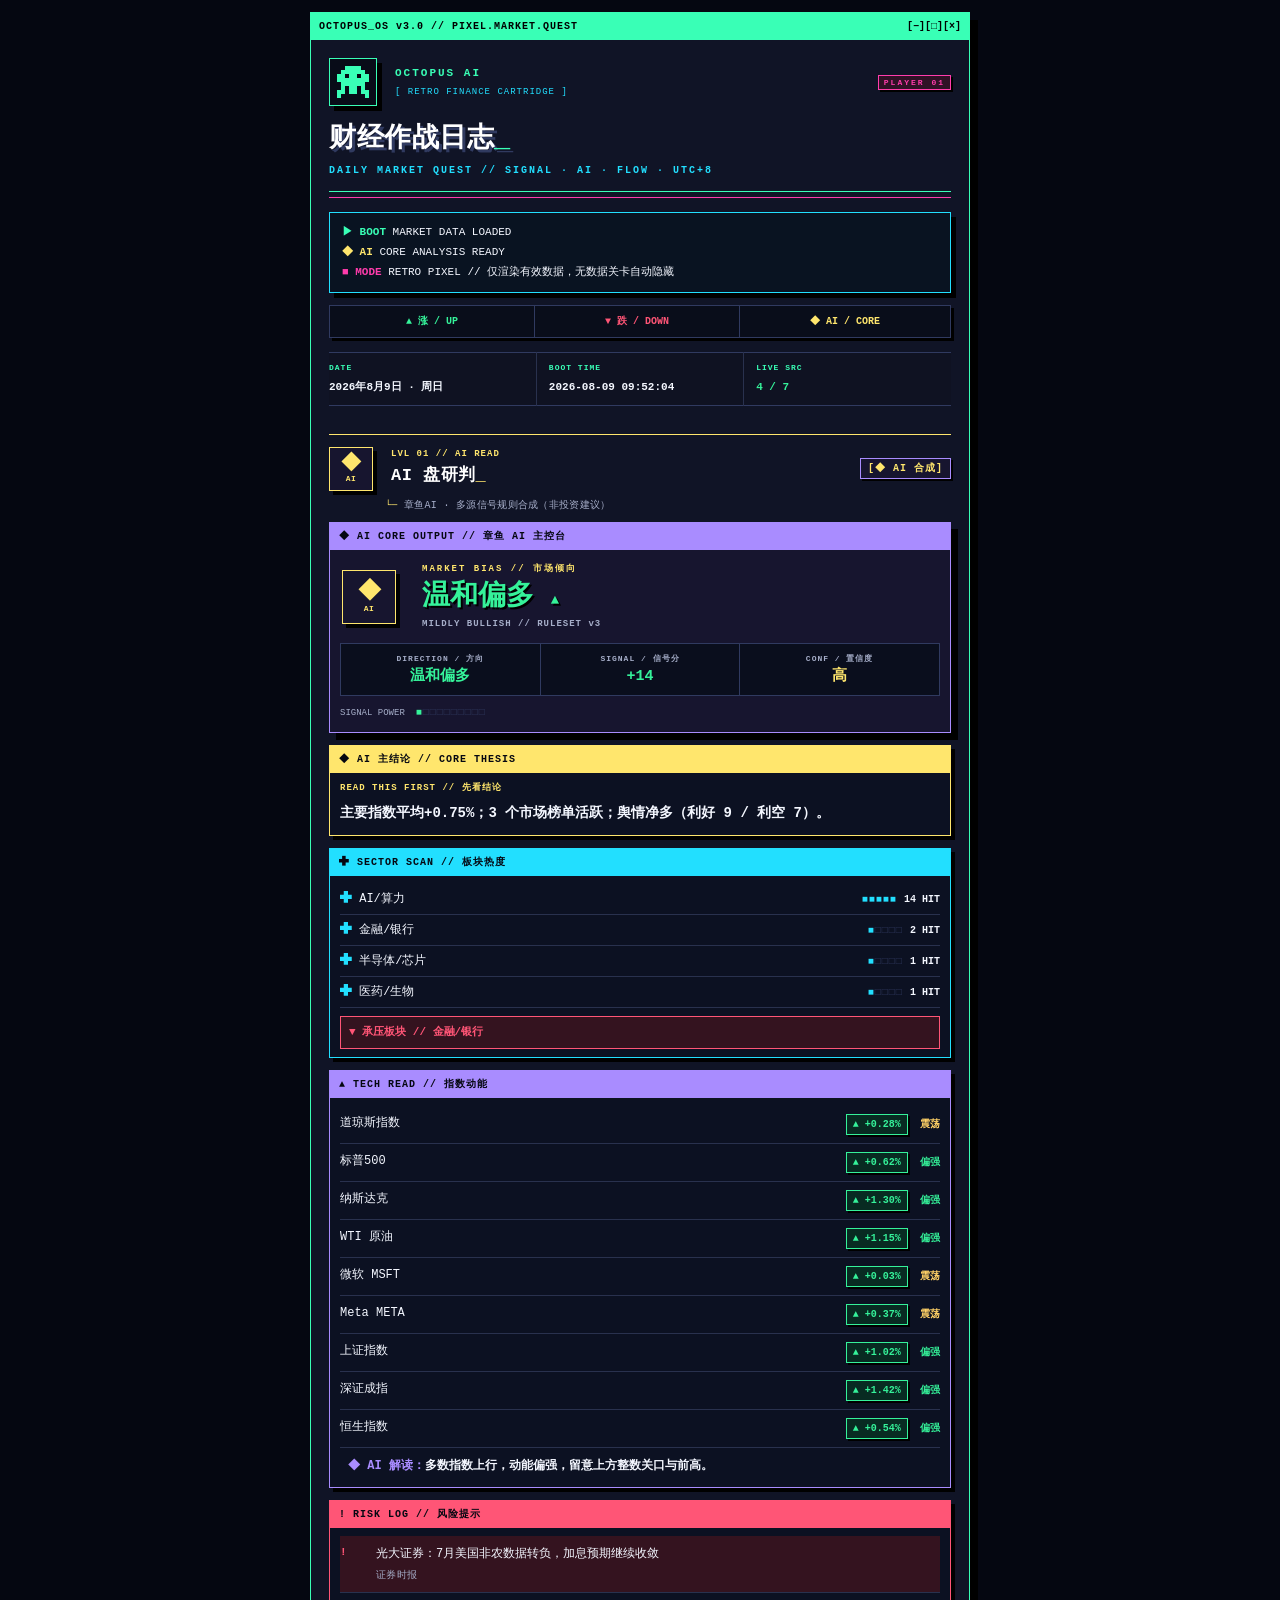
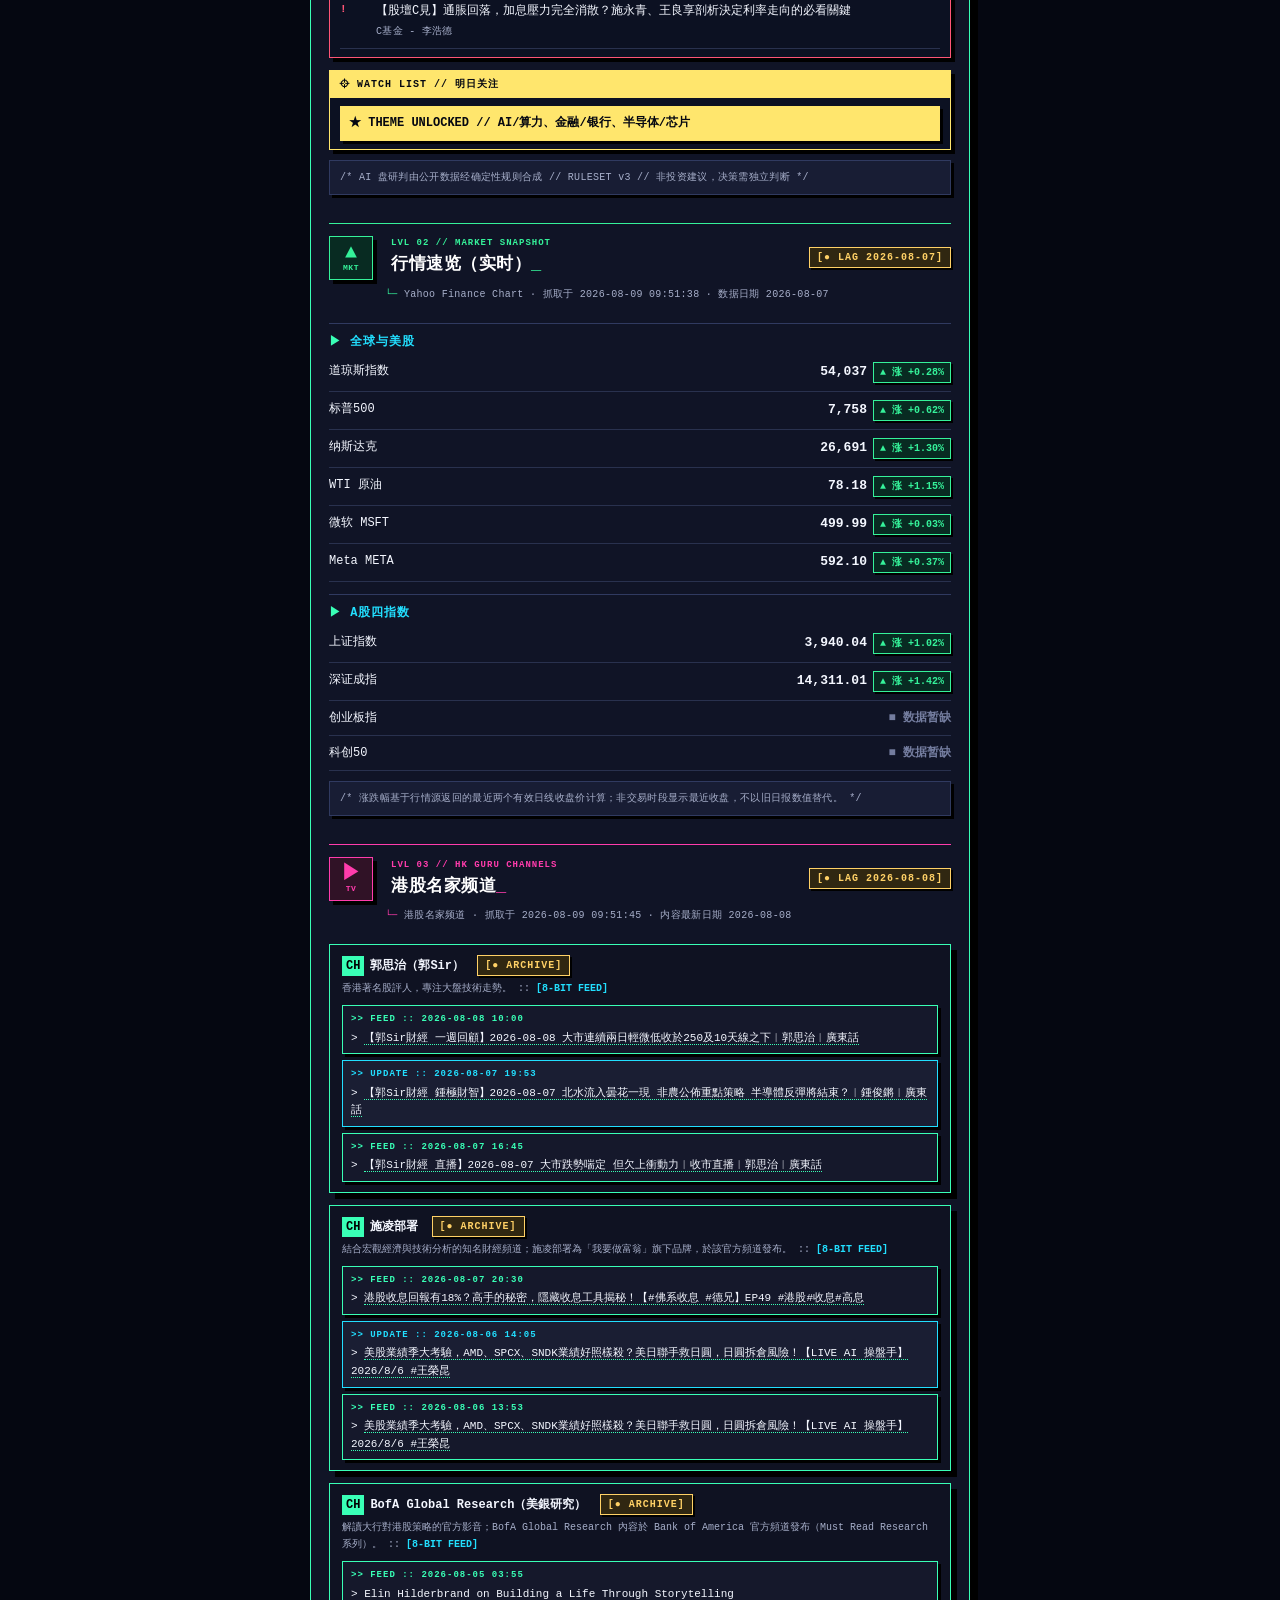
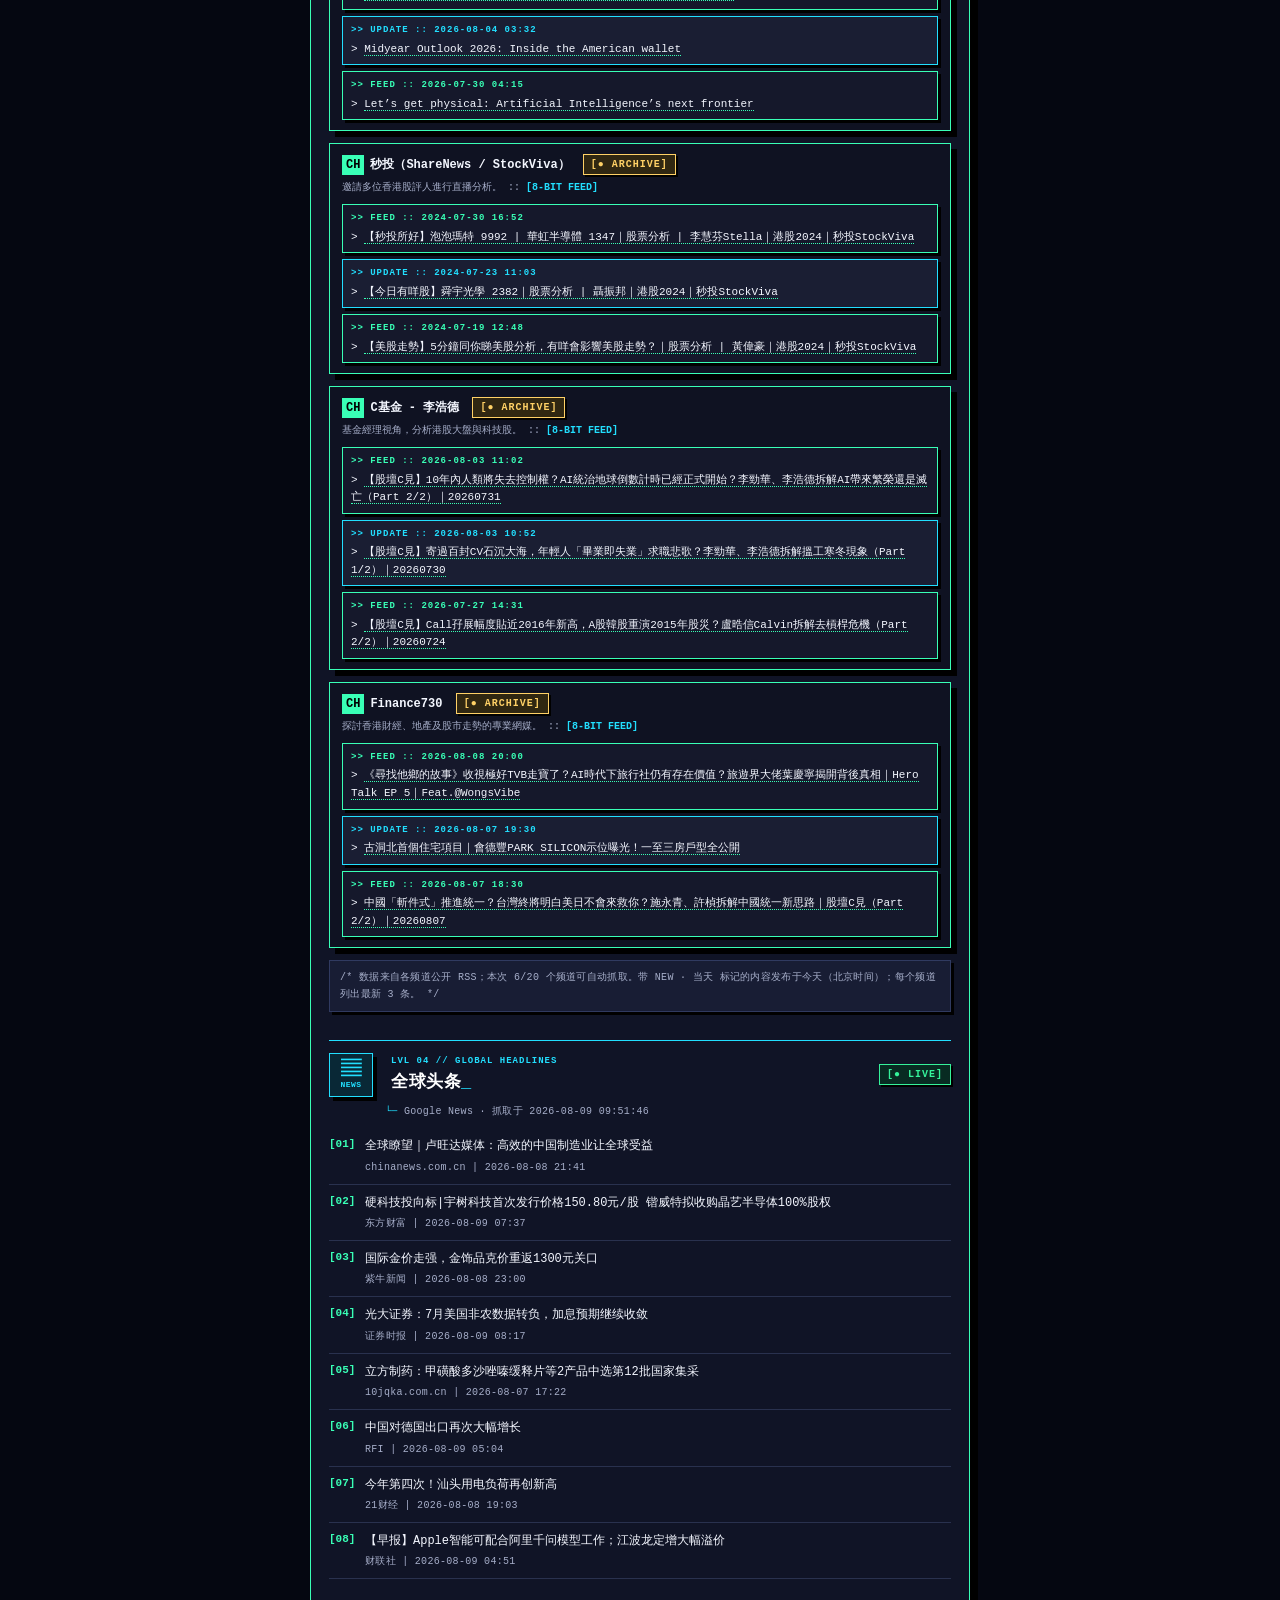
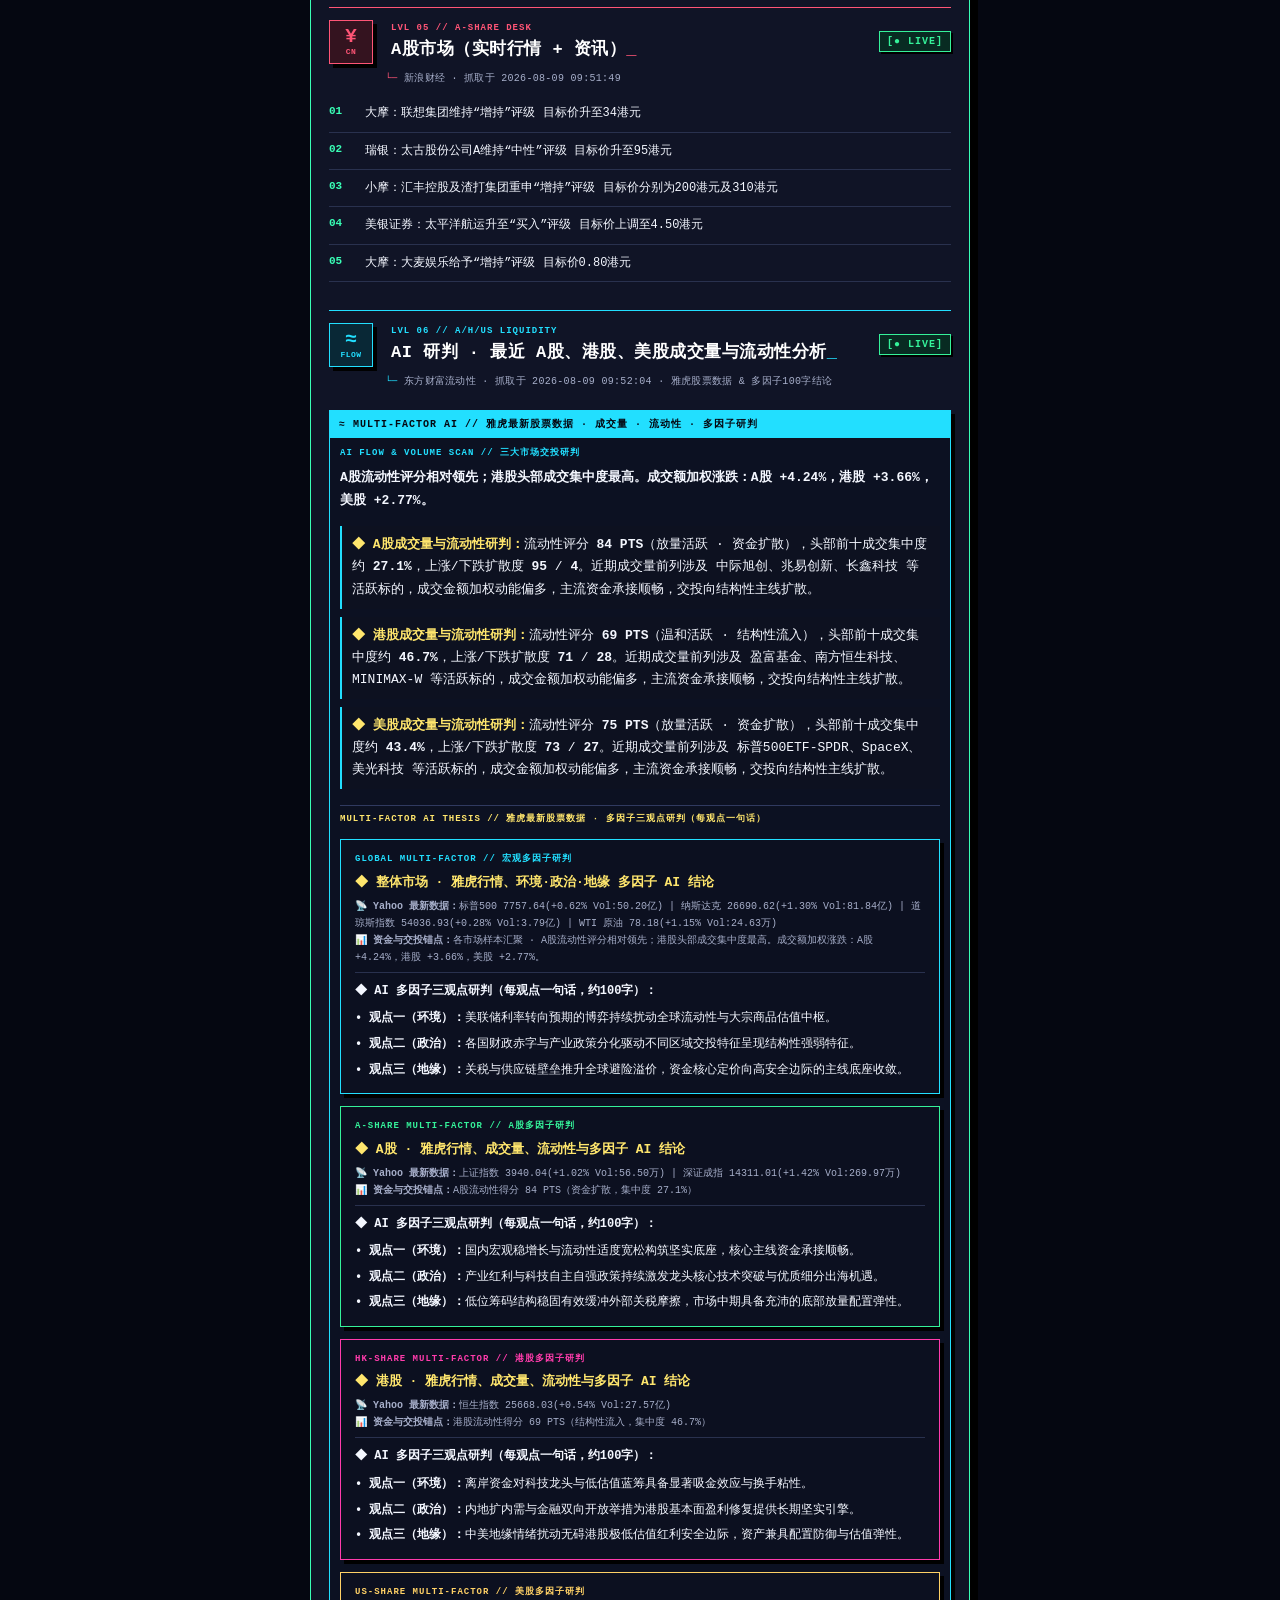
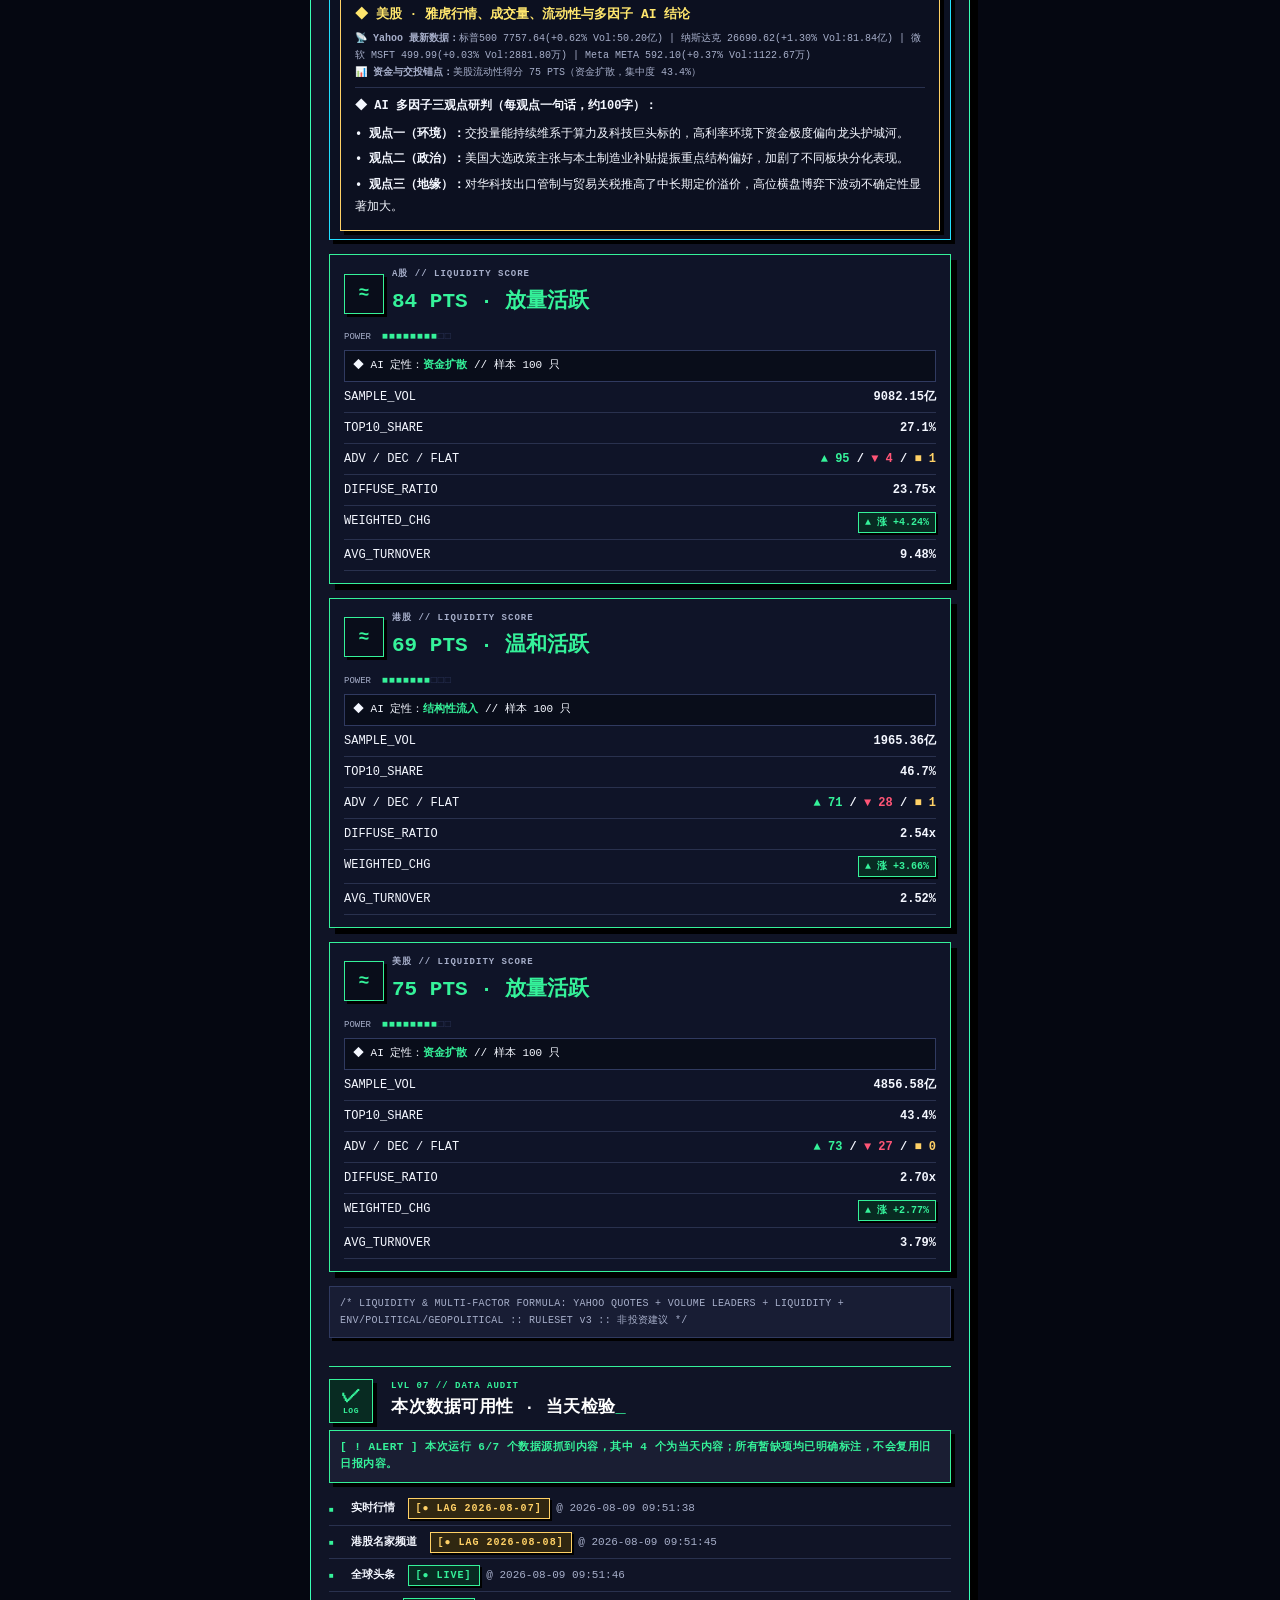
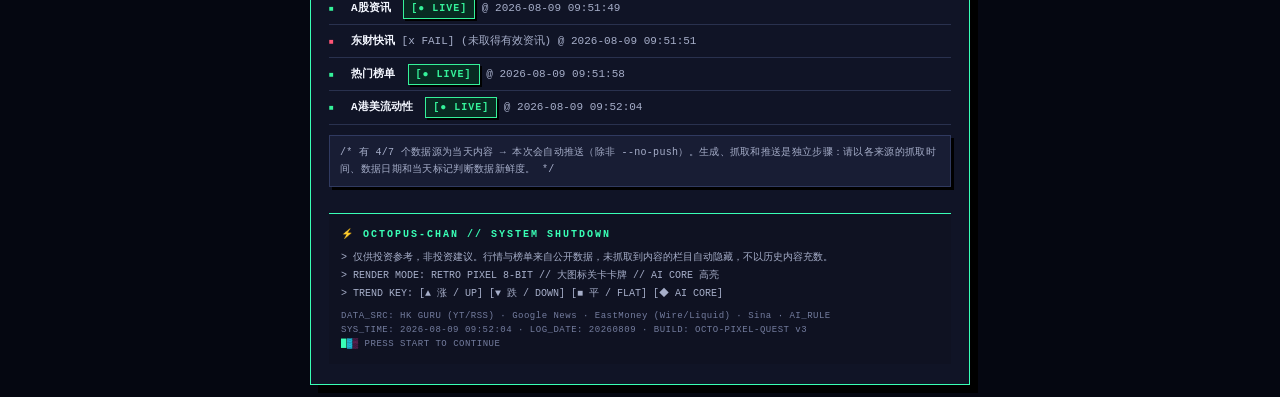
<file: output/daily_report_20260809.html>
<!DOCTYPE html>
<html lang="zh-CN">
<head>
<meta charset="UTF-8">
<meta name="viewport" content="width=device-width,initial-scale=1,maximum-scale=1,user-scalable=no">
<meta name="octopus-report-date" content="20260809">
<meta name="octopus-generated-at" content="2026-08-09 09:52:04">
<meta name="octopus-today-sources" content="4">
<meta name="octopus-total-sources" content="7">
<title>章鱼AI · 财经作战日志 | RETRO PIXEL EDITION</title>
</head>
<body style="margin:0;padding:0;background:#050711;font-family:'Courier New', Courier, 'Lucida Console', monospace, PingFang SC, Microsoft YaHei, sans-serif;color:#F4F7FF;font-size:13px;line-height:1.7;-webkit-text-size-adjust:100%;">

<table width="100%" cellpadding="0" cellspacing="0" style="border-collapse:collapse;max-width:680px;margin:0 auto;background:#050711;">
<tr><td style="padding:12px 10px;">

<!-- 外框：像素终端窗口 -->
<table width="100%" cellpadding="0" cellspacing="0" style="border-collapse:collapse;background:#101426;border:1px solid #39FFB6;box-shadow:8px 8px 0 #000;">
<tr><td style="padding:0;">

<!-- 标题栏：像 8-bit 窗口 title bar -->
<table width="100%" cellpadding="0" cellspacing="0" style="border-collapse:collapse;background:#39FFB6;"><tr>
<td style="padding:5px 8px;font-family:'Courier New', Courier, monospace;font-size:10px;font-weight:900;color:#000;letter-spacing:1px;">OCTOPUS_OS v3.0 // PIXEL.MARKET.QUEST</td>
<td align="right" style="padding:5px 8px;font-family:'Courier New', Courier, monospace;font-size:10px;font-weight:900;color:#000;">[−][□][×]</td>
</tr></table>

<div style="padding:18px 18px 20px;">

<!-- 刊头 masthead：纯 HTML 像素章鱼 + 游戏卡带标题 -->
<table width="100%" cellpadding="0" cellspacing="0" style="border-collapse:collapse;">
<tr>
<td width="56" valign="middle" style="padding-right:10px;">
<table width="48" height="48" cellpadding="0" cellspacing="0" style="border-collapse:collapse;border:1px solid #39FFB6;background:#080C18;box-shadow:5px 5px 0 #000;"><tr><td align="center" valign="middle"><table role="img" aria-label="章鱼像素图标" cellpadding="0" cellspacing="0" style="border-collapse:collapse;margin:0 auto;font-size:0;line-height:0;"><tr><td width="4" height="4">&nbsp;</td><td width="4" height="4">&nbsp;</td><td width="4" height="4" bgcolor="#39FFB6">&nbsp;</td><td width="4" height="4" bgcolor="#39FFB6">&nbsp;</td><td width="4" height="4" bgcolor="#39FFB6">&nbsp;</td><td width="4" height="4" bgcolor="#39FFB6">&nbsp;</td><td width="4" height="4">&nbsp;</td><td width="4" height="4">&nbsp;</td></tr><tr><td width="4" height="4">&nbsp;</td><td width="4" height="4" bgcolor="#39FFB6">&nbsp;</td><td width="4" height="4" bgcolor="#39FFB6">&nbsp;</td><td width="4" height="4" bgcolor="#39FFB6">&nbsp;</td><td width="4" height="4" bgcolor="#39FFB6">&nbsp;</td><td width="4" height="4" bgcolor="#39FFB6">&nbsp;</td><td width="4" height="4" bgcolor="#39FFB6">&nbsp;</td><td width="4" height="4">&nbsp;</td></tr><tr><td width="4" height="4" bgcolor="#39FFB6">&nbsp;</td><td width="4" height="4" bgcolor="#39FFB6">&nbsp;</td><td width="4" height="4" bgcolor="#050711">&nbsp;</td><td width="4" height="4" bgcolor="#39FFB6">&nbsp;</td><td width="4" height="4" bgcolor="#39FFB6">&nbsp;</td><td width="4" height="4" bgcolor="#050711">&nbsp;</td><td width="4" height="4" bgcolor="#39FFB6">&nbsp;</td><td width="4" height="4" bgcolor="#39FFB6">&nbsp;</td></tr><tr><td width="4" height="4" bgcolor="#39FFB6">&nbsp;</td><td width="4" height="4" bgcolor="#39FFB6">&nbsp;</td><td width="4" height="4" bgcolor="#39FFB6">&nbsp;</td><td width="4" height="4" bgcolor="#39FFB6">&nbsp;</td><td width="4" height="4" bgcolor="#39FFB6">&nbsp;</td><td width="4" height="4" bgcolor="#39FFB6">&nbsp;</td><td width="4" height="4" bgcolor="#39FFB6">&nbsp;</td><td width="4" height="4" bgcolor="#39FFB6">&nbsp;</td></tr><tr><td width="4" height="4">&nbsp;</td><td width="4" height="4" bgcolor="#39FFB6">&nbsp;</td><td width="4" height="4" bgcolor="#39FFB6">&nbsp;</td><td width="4" height="4" bgcolor="#39FFB6">&nbsp;</td><td width="4" height="4" bgcolor="#39FFB6">&nbsp;</td><td width="4" height="4" bgcolor="#39FFB6">&nbsp;</td><td width="4" height="4" bgcolor="#39FFB6">&nbsp;</td><td width="4" height="4">&nbsp;</td></tr><tr><td width="4" height="4">&nbsp;</td><td width="4" height="4" bgcolor="#39FFB6">&nbsp;</td><td width="4" height="4">&nbsp;</td><td width="4" height="4" bgcolor="#39FFB6">&nbsp;</td><td width="4" height="4" bgcolor="#39FFB6">&nbsp;</td><td width="4" height="4">&nbsp;</td><td width="4" height="4" bgcolor="#39FFB6">&nbsp;</td><td width="4" height="4">&nbsp;</td></tr><tr><td width="4" height="4" bgcolor="#39FFB6">&nbsp;</td><td width="4" height="4" bgcolor="#39FFB6">&nbsp;</td><td width="4" height="4">&nbsp;</td><td width="4" height="4" bgcolor="#39FFB6">&nbsp;</td><td width="4" height="4" bgcolor="#39FFB6">&nbsp;</td><td width="4" height="4">&nbsp;</td><td width="4" height="4" bgcolor="#39FFB6">&nbsp;</td><td width="4" height="4" bgcolor="#39FFB6">&nbsp;</td></tr><tr><td width="4" height="4" bgcolor="#39FFB6">&nbsp;</td><td width="4" height="4">&nbsp;</td><td width="4" height="4">&nbsp;</td><td width="4" height="4">&nbsp;</td><td width="4" height="4">&nbsp;</td><td width="4" height="4">&nbsp;</td><td width="4" height="4">&nbsp;</td><td width="4" height="4" bgcolor="#39FFB6">&nbsp;</td></tr></table></td></tr></table>
</td>
<td valign="middle"><div style="font-size:11px;color:#39FFB6;font-weight:900;letter-spacing:2px;font-family:'Courier New', Courier, monospace;">OCTOPUS AI</div><div style="font-size:9px;color:#22DFFF;letter-spacing:1px;font-family:'Courier New', Courier, monospace;padding-top:3px;">[ RETRO FINANCE CARTRIDGE ]</div></td>
<td align="right" valign="middle"><span style="font-size:8px;font-weight:900;color:#FF3CAC;letter-spacing:2px;font-family:'Courier New', Courier, monospace;border:1px solid #FF3CAC;padding:2px 5px;background:#301226;box-shadow:2px 2px 0 #000;">PLAYER 01</span></td>
</tr>
</table>

<div style="font-size:27px;font-weight:900;color:#FFFFFF;letter-spacing:.5px;line-height:1.3;padding-top:16px;font-family:'Courier New', Courier, monospace;text-shadow:3px 3px 0 #303A60;">财经作战日志<span style="color:#39FFB6;">_</span></div>
<div style="font-size:10px;font-weight:900;color:#22DFFF;letter-spacing:2px;padding-top:5px;font-family:'Courier New', Courier, monospace;">DAILY MARKET QUEST // SIGNAL · AI · FLOW · UTC+8</div>
<div style="margin-top:12px;border-top:1px solid #39FFB6;border-bottom:1px solid #FF3CAC;height:5px;font-size:0;line-height:0;"><span style="color:#39FFB6;">■■■■</span></div>

<!-- 导语：终端开机文字 -->
<div style="margin-top:14px;border:1px solid #22DFFF;background:#091321;padding:10px 12px;font-size:11px;color:#F4F7FF;line-height:1.8;font-family:'Courier New', Courier, monospace;box-shadow:5px 5px 0 #000;">
<span style="color:#39FFB6;font-weight:900;">▶ BOOT</span> MARKET DATA LOADED<br>
<span style="color:#FFE66D;font-weight:900;">◆ AI</span> CORE ANALYSIS READY<br>
<span style="color:#FF3CAC;font-weight:900;">■ MODE</span> RETRO PIXEL // 仅渲染有效数据，无数据关卡自动隐藏
</div>

<!-- 视觉图例：颜色 + 方向符号双重编码 -->
<table width="100%" cellpadding="0" cellspacing="0" style="border-collapse:collapse;margin-top:12px;border:1px solid #303A60;background:#090D1A;box-shadow:3px 3px 0 #000;">
<tr>
<td width="33%" align="center" style="padding:7px 3px;border-right:1px solid #303A60;font-family:'Courier New', Courier, monospace;font-size:10px;font-weight:900;color:#35F29A;">▲ 涨 / UP</td>
<td width="33%" align="center" style="padding:7px 3px;border-right:1px solid #303A60;font-family:'Courier New', Courier, monospace;font-size:10px;font-weight:900;color:#FF5576;">▼ 跌 / DOWN</td>
<td width="34%" align="center" style="padding:7px 3px;font-family:'Courier New', Courier, monospace;font-size:10px;font-weight:900;color:#FFE66D;">◆ AI / CORE</td>
</tr>
</table>

<!-- 期号元信息栅格：像状态栏 -->
<table width="100%" cellpadding="0" cellspacing="0" style="border-collapse:collapse;border-top:1px solid #303A60;border-bottom:1px solid #303A60;margin-top:14px;background:#0F1222;">
<tr>
<td width="33%" valign="top" style="padding:8px 0;"><div style="padding-left:0;"><div style="font-size:8px;font-weight:900;color:#39FFB6;letter-spacing:1px;font-family:'Courier New', Courier, monospace;">DATE</div><div style="font-size:11px;font-weight:900;color:#F4F7FF;padding-top:3px;font-family:'Courier New', Courier, monospace;font-variant-numeric:tabular-nums;">2026年8月9日 · 周日</div></div></td>
<td width="33%" valign="top" style="padding:8px 0;border-left:1px solid #29314E;"><div style="padding-left:12px;"><div style="font-size:8px;font-weight:900;color:#39FFB6;letter-spacing:1px;font-family:'Courier New', Courier, monospace;">BOOT TIME</div><div style="font-size:11px;font-weight:900;color:#F4F7FF;padding-top:3px;font-family:'Courier New', Courier, monospace;font-variant-numeric:tabular-nums;">2026-08-09 09:52:04</div></div></td>
<td width="33%" valign="top" style="padding:8px 0;border-left:1px solid #29314E;"><div style="padding-left:12px;"><div style="font-size:8px;font-weight:900;color:#39FFB6;letter-spacing:1px;font-family:'Courier New', Courier, monospace;">LIVE SRC</div><div style="font-size:11px;font-weight:900;color:#35F29A;padding-top:3px;font-family:'Courier New', Courier, monospace;font-variant-numeric:tabular-nums;">4 / 7</div></div></td>
</tr>
</table>

<!-- 内容关卡列表 -->

<div style="border-top:1px solid #FFE66D;margin-top:28px;padding-top:12px;">
<table width="100%" cellpadding="0" cellspacing="0" style="border-collapse:collapse;">
<tr>
<td width="52" valign="middle" style="padding-right:10px;"><table width="44" height="44" cellpadding="0" cellspacing="0" style="width:44px;height:44px;border-collapse:collapse;border:1px solid #FFE66D;background:#17152F;box-shadow:4px 4px 0 #000;"><tr><td align="center" valign="middle" style="padding:2px;color:#FFE66D;font-family:'Courier New', Courier, monospace;font-weight:900;line-height:1;"><div style="font-size:20px;line-height:20px;">◆</div><div style="font-size:8px;line-height:10px;letter-spacing:.5px;">AI</div></td></tr></table></td>
<td valign="middle">
<div style="font-family:'Courier New', Courier, monospace;font-size:9px;font-weight:900;color:#FFE66D;letter-spacing:1px;line-height:1.3;">LVL 01 // AI READ</div>
<div style="font-size:17px;font-weight:900;color:#FFFFFF;letter-spacing:.5px;padding-top:4px;line-height:1.35;font-family:'Courier New', Courier, monospace;">AI 盘研判<span style="color:#FFE66D;">_</span></div>
</td>
<td align="right" valign="middle" style="padding-left:6px;"><span style="display:inline-block;border:1px solid #A98CFF;color:#FFE66D;background:#17152F;padding:1px 7px;margin-left:6px;font-size:10px;font-weight:900;font-family:'Courier New', Courier, monospace;letter-spacing:1px;line-height:17px;box-shadow:2px 2px 0 #000;vertical-align:middle;white-space:nowrap;">[◆ AI 合成]</span></td>
</tr>
</table>
<div style="font-size:10px;color:#A6AEC9;letter-spacing:.3px;padding:7px 0 8px 56px;line-height:1.6;font-family:'Courier New', Courier, monospace;"><span style="color:#FFE66D;">└─</span> 章鱼AI · 多源信号规则合成（非投资建议）</div>
<table width="100%" cellpadding="0" cellspacing="0" style="border-collapse:collapse;border:1px solid #A98CFF;background:#17152F;box-shadow:7px 7px 0 #000;"><tr><td colspan="2" style="padding:5px 9px;background:#A98CFF;color:#050711;font-size:10px;font-weight:900;font-family:'Courier New', Courier, monospace;letter-spacing:1px;">◆ AI CORE OUTPUT // 章鱼 AI 主控台</td></tr><tr><td width="68" valign="middle" style="padding:12px 4px 10px 12px;"><table width="54" height="54" cellpadding="0" cellspacing="0" style="width:54px;height:54px;border-collapse:collapse;border:1px solid #FFE66D;background:#17152F;box-shadow:4px 4px 0 #000;"><tr><td align="center" valign="middle" style="padding:2px;color:#FFE66D;font-family:'Courier New', Courier, monospace;font-weight:900;line-height:1;"><div style="font-size:23px;line-height:23px;">◆</div><div style="font-size:8px;line-height:10px;letter-spacing:.5px;">AI</div></td></tr></table></td><td valign="middle" style="padding:12px 12px 10px 8px;"><div style="font-size:9px;color:#FFE66D;font-family:'Courier New', Courier, monospace;font-weight:900;letter-spacing:2px;">MARKET BIAS // 市场倾向</div><div style="font-size:28px;color:#35F29A;font-family:'Courier New', Courier, monospace;font-weight:900;line-height:1.15;padding-top:4px;text-shadow:2px 2px 0 #000;">温和偏多 <span style="font-size:14px;">▲</span></div><div style="font-size:9px;color:#A6AEC9;font-family:'Courier New', Courier, monospace;font-weight:900;letter-spacing:1px;padding-top:4px;">MILDLY BULLISH // RULESET v3</div></td></tr><tr><td colspan="2" style="padding:0 10px 11px;"><table width="100%" cellpadding="0" cellspacing="0" style="border-collapse:collapse;border:1px solid #303A60;background:#0A0E1D;"><tr><td width="33%" valign="top" style="padding:8px 6px;text-align:center;"><div style="font-size:8px;color:#A6AEC9;font-family:'Courier New', Courier, monospace;font-weight:900;letter-spacing:1px;">DIRECTION / 方向</div><div style="font-size:15px;color:#35F29A;font-family:'Courier New', Courier, monospace;font-weight:900;padding-top:3px;line-height:1.25;">温和偏多</div></td><td width="33%" valign="top" style="padding:8px 6px;border-left:1px solid #303A60;text-align:center;"><div style="font-size:8px;color:#A6AEC9;font-family:'Courier New', Courier, monospace;font-weight:900;letter-spacing:1px;">SIGNAL / 信号分</div><div style="font-size:15px;color:#35F29A;font-family:'Courier New', Courier, monospace;font-weight:900;padding-top:3px;line-height:1.25;">+14</div></td><td width="33%" valign="top" style="padding:8px 6px;border-left:1px solid #303A60;text-align:center;"><div style="font-size:8px;color:#A6AEC9;font-family:'Courier New', Courier, monospace;font-weight:900;letter-spacing:1px;">CONF / 置信度</div><div style="font-size:15px;color:#FFE66D;font-family:'Courier New', Courier, monospace;font-weight:900;padding-top:3px;line-height:1.25;">高</div></td></tr></table><div style="padding-top:8px;font-size:9px;color:#A6AEC9;font-family:'Courier New', Courier, monospace;">SIGNAL POWER&nbsp; <span style="color:#35F29A;font-family:'Courier New', Courier, monospace;font-size:10px;letter-spacing:1px;">■</span><span style="color:#303A60;font-family:'Courier New', Courier, monospace;font-size:10px;letter-spacing:1px;">□□□□□□□□□</span></div></td></tr></table><table width="100%" cellpadding="0" cellspacing="0" style="border-collapse:collapse;margin-top:12px;border:1px solid #FFE66D;background:#0C1122;box-shadow:4px 4px 0 #000;"><tr><td style="padding:5px 9px;background:#FFE66D;color:#050711;font-size:10px;font-weight:900;font-family:'Courier New', Courier, monospace;letter-spacing:1px;">◆ AI 主结论 // CORE THESIS</td></tr><tr><td style="padding:8px 10px;"><div style="font-size:9px;color:#FFE66D;font-weight:900;font-family:'Courier New', Courier, monospace;letter-spacing:1px;">READ THIS FIRST // 先看结论</div><div style="font-size:14px;color:#F4F7FF;font-weight:900;line-height:1.9;font-family:'Courier New', Courier, monospace;padding-top:4px;">主要指数平均+0.75%；3 个市场榜单活跃；舆情净多（利好 9 / 利空 7）。</div></td></tr></table><table width="100%" cellpadding="0" cellspacing="0" style="border-collapse:collapse;margin-top:12px;border:1px solid #22DFFF;background:#0C1122;box-shadow:4px 4px 0 #000;"><tr><td style="padding:5px 9px;background:#22DFFF;color:#050711;font-size:10px;font-weight:900;font-family:'Courier New', Courier, monospace;letter-spacing:1px;">✚ SECTOR SCAN // 板块热度</td></tr><tr><td style="padding:8px 10px;"><table width="100%" cellpadding="0" cellspacing="0" style="border-collapse:collapse;"><tr><td style="padding:6px 0;border-bottom:1px solid #29314E;font-size:12px;color:#F4F7FF;vertical-align:top;line-height:1.5;font-family:'Courier New', Courier, monospace;" width="46%"><span style="color:#22DFFF;font-weight:900;">✚</span> AI/算力</td><td style="padding:6px 0;border-bottom:1px solid #29314E;font-size:12px;font-weight:900;color:#F4F7FF;text-align:right;line-height:1.5;font-variant-numeric:tabular-nums;font-family:'Courier New', Courier, monospace;" width="54%"><span style="color:#22DFFF;font-family:'Courier New', Courier, monospace;font-size:10px;letter-spacing:1px;">■■■■■</span><span style="color:#303A60;font-family:'Courier New', Courier, monospace;font-size:10px;letter-spacing:1px;"></span> <span style="color:#F4F7FF;font-size:10px;">14 HIT</span></td></tr><tr><td style="padding:6px 0;border-bottom:1px solid #29314E;font-size:12px;color:#F4F7FF;vertical-align:top;line-height:1.5;font-family:'Courier New', Courier, monospace;" width="46%"><span style="color:#22DFFF;font-weight:900;">✚</span> 金融/银行</td><td style="padding:6px 0;border-bottom:1px solid #29314E;font-size:12px;font-weight:900;color:#F4F7FF;text-align:right;line-height:1.5;font-variant-numeric:tabular-nums;font-family:'Courier New', Courier, monospace;" width="54%"><span style="color:#22DFFF;font-family:'Courier New', Courier, monospace;font-size:10px;letter-spacing:1px;">■</span><span style="color:#303A60;font-family:'Courier New', Courier, monospace;font-size:10px;letter-spacing:1px;">□□□□</span> <span style="color:#F4F7FF;font-size:10px;">2 HIT</span></td></tr><tr><td style="padding:6px 0;border-bottom:1px solid #29314E;font-size:12px;color:#F4F7FF;vertical-align:top;line-height:1.5;font-family:'Courier New', Courier, monospace;" width="46%"><span style="color:#22DFFF;font-weight:900;">✚</span> 半导体/芯片</td><td style="padding:6px 0;border-bottom:1px solid #29314E;font-size:12px;font-weight:900;color:#F4F7FF;text-align:right;line-height:1.5;font-variant-numeric:tabular-nums;font-family:'Courier New', Courier, monospace;" width="54%"><span style="color:#22DFFF;font-family:'Courier New', Courier, monospace;font-size:10px;letter-spacing:1px;">■</span><span style="color:#303A60;font-family:'Courier New', Courier, monospace;font-size:10px;letter-spacing:1px;">□□□□</span> <span style="color:#F4F7FF;font-size:10px;">1 HIT</span></td></tr><tr><td style="padding:6px 0;border-bottom:1px solid #29314E;font-size:12px;color:#F4F7FF;vertical-align:top;line-height:1.5;font-family:'Courier New', Courier, monospace;" width="46%"><span style="color:#22DFFF;font-weight:900;">✚</span> 医药/生物</td><td style="padding:6px 0;border-bottom:1px solid #29314E;font-size:12px;font-weight:900;color:#F4F7FF;text-align:right;line-height:1.5;font-variant-numeric:tabular-nums;font-family:'Courier New', Courier, monospace;" width="54%"><span style="color:#22DFFF;font-family:'Courier New', Courier, monospace;font-size:10px;letter-spacing:1px;">■</span><span style="color:#303A60;font-family:'Courier New', Courier, monospace;font-size:10px;letter-spacing:1px;">□□□□</span> <span style="color:#F4F7FF;font-size:10px;">1 HIT</span></td></tr></table><div style="font-size:11px;color:#FF5576;margin-top:8px;padding:6px 8px;line-height:1.7;font-family:'Courier New', Courier, monospace;font-weight:900;border:1px solid #FF5576;background:#34131F;">▼ 承压板块 // 金融/银行</div></td></tr></table><table width="100%" cellpadding="0" cellspacing="0" style="border-collapse:collapse;margin-top:12px;border:1px solid #A98CFF;background:#0C1122;box-shadow:4px 4px 0 #000;"><tr><td style="padding:5px 9px;background:#A98CFF;color:#050711;font-size:10px;font-weight:900;font-family:'Courier New', Courier, monospace;letter-spacing:1px;">▲ TECH READ // 指数动能</td></tr><tr><td style="padding:8px 10px;"><table width="100%" cellpadding="0" cellspacing="0" style="border-collapse:collapse;"><tr><td style="padding:8px 0;border-bottom:1px solid #29314E;font-size:12px;color:#F4F7FF;vertical-align:top;line-height:1.5;font-family:'Courier New', Courier, monospace;" width="46%">道琼斯指数</td><td style="padding:8px 0;border-bottom:1px solid #29314E;font-size:12px;font-weight:900;color:#FFD166;text-align:right;line-height:1.5;font-variant-numeric:tabular-nums;font-family:'Courier New', Courier, monospace;" width="54%"><span style="display:inline-block;border:1px solid #35F29A;background:#082B22;color:#35F29A;padding:1px 6px;font-size:10px;font-weight:900;line-height:17px;font-family:'Courier New', Courier, monospace;box-shadow:2px 2px 0 #000;white-space:nowrap;">▲ +0.28%</span> <span style="display:inline-block;color:#FFD166;font-size:10px;font-weight:900;padding-left:5px;">震荡</span></td></tr><tr><td style="padding:8px 0;border-bottom:1px solid #29314E;font-size:12px;color:#F4F7FF;vertical-align:top;line-height:1.5;font-family:'Courier New', Courier, monospace;" width="46%">标普500</td><td style="padding:8px 0;border-bottom:1px solid #29314E;font-size:12px;font-weight:900;color:#35F29A;text-align:right;line-height:1.5;font-variant-numeric:tabular-nums;font-family:'Courier New', Courier, monospace;" width="54%"><span style="display:inline-block;border:1px solid #35F29A;background:#082B22;color:#35F29A;padding:1px 6px;font-size:10px;font-weight:900;line-height:17px;font-family:'Courier New', Courier, monospace;box-shadow:2px 2px 0 #000;white-space:nowrap;">▲ +0.62%</span> <span style="display:inline-block;color:#35F29A;font-size:10px;font-weight:900;padding-left:5px;">偏强</span></td></tr><tr><td style="padding:8px 0;border-bottom:1px solid #29314E;font-size:12px;color:#F4F7FF;vertical-align:top;line-height:1.5;font-family:'Courier New', Courier, monospace;" width="46%">纳斯达克</td><td style="padding:8px 0;border-bottom:1px solid #29314E;font-size:12px;font-weight:900;color:#35F29A;text-align:right;line-height:1.5;font-variant-numeric:tabular-nums;font-family:'Courier New', Courier, monospace;" width="54%"><span style="display:inline-block;border:1px solid #35F29A;background:#082B22;color:#35F29A;padding:1px 6px;font-size:10px;font-weight:900;line-height:17px;font-family:'Courier New', Courier, monospace;box-shadow:2px 2px 0 #000;white-space:nowrap;">▲ +1.30%</span> <span style="display:inline-block;color:#35F29A;font-size:10px;font-weight:900;padding-left:5px;">偏强</span></td></tr><tr><td style="padding:8px 0;border-bottom:1px solid #29314E;font-size:12px;color:#F4F7FF;vertical-align:top;line-height:1.5;font-family:'Courier New', Courier, monospace;" width="46%">WTI 原油</td><td style="padding:8px 0;border-bottom:1px solid #29314E;font-size:12px;font-weight:900;color:#35F29A;text-align:right;line-height:1.5;font-variant-numeric:tabular-nums;font-family:'Courier New', Courier, monospace;" width="54%"><span style="display:inline-block;border:1px solid #35F29A;background:#082B22;color:#35F29A;padding:1px 6px;font-size:10px;font-weight:900;line-height:17px;font-family:'Courier New', Courier, monospace;box-shadow:2px 2px 0 #000;white-space:nowrap;">▲ +1.15%</span> <span style="display:inline-block;color:#35F29A;font-size:10px;font-weight:900;padding-left:5px;">偏强</span></td></tr><tr><td style="padding:8px 0;border-bottom:1px solid #29314E;font-size:12px;color:#F4F7FF;vertical-align:top;line-height:1.5;font-family:'Courier New', Courier, monospace;" width="46%">微软 MSFT</td><td style="padding:8px 0;border-bottom:1px solid #29314E;font-size:12px;font-weight:900;color:#FFD166;text-align:right;line-height:1.5;font-variant-numeric:tabular-nums;font-family:'Courier New', Courier, monospace;" width="54%"><span style="display:inline-block;border:1px solid #35F29A;background:#082B22;color:#35F29A;padding:1px 6px;font-size:10px;font-weight:900;line-height:17px;font-family:'Courier New', Courier, monospace;box-shadow:2px 2px 0 #000;white-space:nowrap;">▲ +0.03%</span> <span style="display:inline-block;color:#FFD166;font-size:10px;font-weight:900;padding-left:5px;">震荡</span></td></tr><tr><td style="padding:8px 0;border-bottom:1px solid #29314E;font-size:12px;color:#F4F7FF;vertical-align:top;line-height:1.5;font-family:'Courier New', Courier, monospace;" width="46%">Meta META</td><td style="padding:8px 0;border-bottom:1px solid #29314E;font-size:12px;font-weight:900;color:#FFD166;text-align:right;line-height:1.5;font-variant-numeric:tabular-nums;font-family:'Courier New', Courier, monospace;" width="54%"><span style="display:inline-block;border:1px solid #35F29A;background:#082B22;color:#35F29A;padding:1px 6px;font-size:10px;font-weight:900;line-height:17px;font-family:'Courier New', Courier, monospace;box-shadow:2px 2px 0 #000;white-space:nowrap;">▲ +0.37%</span> <span style="display:inline-block;color:#FFD166;font-size:10px;font-weight:900;padding-left:5px;">震荡</span></td></tr><tr><td style="padding:8px 0;border-bottom:1px solid #29314E;font-size:12px;color:#F4F7FF;vertical-align:top;line-height:1.5;font-family:'Courier New', Courier, monospace;" width="46%">上证指数</td><td style="padding:8px 0;border-bottom:1px solid #29314E;font-size:12px;font-weight:900;color:#35F29A;text-align:right;line-height:1.5;font-variant-numeric:tabular-nums;font-family:'Courier New', Courier, monospace;" width="54%"><span style="display:inline-block;border:1px solid #35F29A;background:#082B22;color:#35F29A;padding:1px 6px;font-size:10px;font-weight:900;line-height:17px;font-family:'Courier New', Courier, monospace;box-shadow:2px 2px 0 #000;white-space:nowrap;">▲ +1.02%</span> <span style="display:inline-block;color:#35F29A;font-size:10px;font-weight:900;padding-left:5px;">偏强</span></td></tr><tr><td style="padding:8px 0;border-bottom:1px solid #29314E;font-size:12px;color:#F4F7FF;vertical-align:top;line-height:1.5;font-family:'Courier New', Courier, monospace;" width="46%">深证成指</td><td style="padding:8px 0;border-bottom:1px solid #29314E;font-size:12px;font-weight:900;color:#35F29A;text-align:right;line-height:1.5;font-variant-numeric:tabular-nums;font-family:'Courier New', Courier, monospace;" width="54%"><span style="display:inline-block;border:1px solid #35F29A;background:#082B22;color:#35F29A;padding:1px 6px;font-size:10px;font-weight:900;line-height:17px;font-family:'Courier New', Courier, monospace;box-shadow:2px 2px 0 #000;white-space:nowrap;">▲ +1.42%</span> <span style="display:inline-block;color:#35F29A;font-size:10px;font-weight:900;padding-left:5px;">偏强</span></td></tr><tr><td style="padding:8px 0;border-bottom:1px solid #29314E;font-size:12px;color:#F4F7FF;vertical-align:top;line-height:1.5;font-family:'Courier New', Courier, monospace;" width="46%">恒生指数</td><td style="padding:8px 0;border-bottom:1px solid #29314E;font-size:12px;font-weight:900;color:#35F29A;text-align:right;line-height:1.5;font-variant-numeric:tabular-nums;font-family:'Courier New', Courier, monospace;" width="54%"><span style="display:inline-block;border:1px solid #35F29A;background:#082B22;color:#35F29A;padding:1px 6px;font-size:10px;font-weight:900;line-height:17px;font-family:'Courier New', Courier, monospace;box-shadow:2px 2px 0 #000;white-space:nowrap;">▲ +0.54%</span> <span style="display:inline-block;color:#35F29A;font-size:10px;font-weight:900;padding-left:5px;">偏强</span></td></tr></table><div style="font-size:12px;color:#F4F7FF;padding:8px 8px 2px;line-height:1.8;font-family:'Courier New', Courier, monospace;font-weight:700;"><span style="color:#A98CFF;font-weight:900;">◆ AI 解读：</span>多数指数上行，动能偏强，留意上方整数关口与前高。</div></td></tr></table><table width="100%" cellpadding="0" cellspacing="0" style="border-collapse:collapse;margin-top:12px;border:1px solid #FF5576;background:#0C1122;box-shadow:4px 4px 0 #000;"><tr><td style="padding:5px 9px;background:#FF5576;color:#050711;font-size:10px;font-weight:900;font-family:'Courier New', Courier, monospace;letter-spacing:1px;">! RISK LOG // 风险提示</td></tr><tr><td style="padding:8px 10px;"><table width="100%" cellpadding="0" cellspacing="0" style="border-collapse:collapse;background:#34131F;"><tr><td width="32" valign="top" style="padding:8px 4px 8px 0;border-bottom:1px solid #29314E;font-size:11px;font-weight:900;color:#FF5576;line-height:1.6;font-family:'Courier New', Courier, monospace;">!</td><td style="padding:8px 0;border-bottom:1px solid #29314E;font-size:12px;color:#F4F7FF;line-height:1.7;font-family:'Courier New', Courier, monospace;">光大证券：7月美国非农数据转负，加息预期继续收敛<div style="font-size:10px;color:#A6AEC9;letter-spacing:.3px;padding-top:3px;line-height:1.6;font-family:'Courier New', Courier, monospace;">证券时报</div></td></tr></table><table width="100%" cellpadding="0" cellspacing="0" style="border-collapse:collapse;background:transparent;"><tr><td width="32" valign="top" style="padding:8px 4px 8px 0;border-bottom:1px solid #29314E;font-size:11px;font-weight:900;color:#FF5576;line-height:1.6;font-family:'Courier New', Courier, monospace;">!</td><td style="padding:8px 0;border-bottom:1px solid #29314E;font-size:12px;color:#F4F7FF;line-height:1.7;font-family:'Courier New', Courier, monospace;">【股壇C見】通脹回落，加息壓力完全消散？施永青、王良享剖析決定利率走向的必看關鍵<div style="font-size:10px;color:#A6AEC9;letter-spacing:.3px;padding-top:3px;line-height:1.6;font-family:'Courier New', Courier, monospace;">C基金 - 李浩德</div></td></tr></table></td></tr></table><table width="100%" cellpadding="0" cellspacing="0" style="border-collapse:collapse;margin-top:12px;border:1px solid #FFE66D;background:#0C1122;box-shadow:4px 4px 0 #000;"><tr><td style="padding:5px 9px;background:#FFE66D;color:#050711;font-size:10px;font-weight:900;font-family:'Courier New', Courier, monospace;letter-spacing:1px;">⌖ WATCH LIST // 明日关注</td></tr><tr><td style="padding:8px 10px;"><div style="font-size:12px;color:#050711;font-weight:900;line-height:1.7;font-family:'Courier New', Courier, monospace;background:#FFE66D;padding:7px 9px;box-shadow:3px 3px 0 #000;">★ THEME UNLOCKED // AI/算力、金融/银行、半导体/芯片</div></td></tr></table><table width="100%" cellpadding="0" cellspacing="0" style="border-collapse:collapse;margin-top:10px;border:1px solid #303A60;background:#181D34;box-shadow:3px 3px 0 #000;"><tr><td style="padding:8px 10px;font-size:10px;color:#A6AEC9;font-family:'Courier New', Courier, monospace;line-height:1.7;letter-spacing:.3px;">/*&nbsp;AI 盘研判由公开数据经确定性规则合成 // RULESET v3 // 非投资建议，决策需独立判断&nbsp;*/</td></tr></table>
</div>
<div style="border-top:1px solid #35F29A;margin-top:28px;padding-top:12px;">
<table width="100%" cellpadding="0" cellspacing="0" style="border-collapse:collapse;">
<tr>
<td width="52" valign="middle" style="padding-right:10px;"><table width="44" height="44" cellpadding="0" cellspacing="0" style="width:44px;height:44px;border-collapse:collapse;border:1px solid #35F29A;background:#082B22;box-shadow:4px 4px 0 #000;"><tr><td align="center" valign="middle" style="padding:2px;color:#35F29A;font-family:'Courier New', Courier, monospace;font-weight:900;line-height:1;"><div style="font-size:20px;line-height:20px;">▲</div><div style="font-size:8px;line-height:10px;letter-spacing:.5px;">MKT</div></td></tr></table></td>
<td valign="middle">
<div style="font-family:'Courier New', Courier, monospace;font-size:9px;font-weight:900;color:#35F29A;letter-spacing:1px;line-height:1.3;">LVL 02 // MARKET SNAPSHOT</div>
<div style="font-size:17px;font-weight:900;color:#FFFFFF;letter-spacing:.5px;padding-top:4px;line-height:1.35;font-family:'Courier New', Courier, monospace;">行情速览（实时）<span style="color:#35F29A;">_</span></div>
</td>
<td align="right" valign="middle" style="padding-left:6px;"><span style="display:inline-block;border:1px solid #FFD166;color:#FFD166;background:#302711;padding:1px 7px;margin-left:6px;font-size:10px;font-weight:900;font-family:'Courier New', Courier, monospace;letter-spacing:1px;line-height:17px;box-shadow:2px 2px 0 #000;vertical-align:middle;white-space:nowrap;">[● LAG 2026-08-07]</span></td>
</tr>
</table>
<div style="font-size:10px;color:#A6AEC9;letter-spacing:.3px;padding:7px 0 8px 56px;line-height:1.6;font-family:'Courier New', Courier, monospace;"><span style="color:#35F29A;">└─</span> Yahoo Finance Chart · 抓取于 2026-08-09 09:51:38 · 数据日期 2026-08-07</div>
<div style="border-top:1px solid #303A60;margin-top:12px;padding:8px 0 2px;font-size:12px;font-weight:900;color:#22DFFF;letter-spacing:1px;font-family:'Courier New', Courier, monospace;text-transform:uppercase;"><span style="color:#39FFB6;">▶</span> 全球与美股</div><table width="100%" cellpadding="0" cellspacing="0" style="border-collapse:collapse;"><tr><td style="padding:8px 0;border-bottom:1px solid #29314E;font-size:12px;color:#F4F7FF;vertical-align:top;line-height:1.5;font-family:'Courier New', Courier, monospace;" width="46%">道琼斯指数</td><td style="padding:8px 0;border-bottom:1px solid #29314E;font-size:12px;font-weight:900;color:#35F29A;text-align:right;line-height:1.5;font-variant-numeric:tabular-nums;font-family:'Courier New', Courier, monospace;" width="54%"><span style="display:inline-block;color:#F4F7FF;font-size:13px;font-weight:900;font-family:'Courier New', Courier, monospace;padding-right:6px;">54,037</span><span style="display:inline-block;border:1px solid #35F29A;background:#082B22;color:#35F29A;padding:1px 6px;font-size:10px;font-weight:900;line-height:17px;font-family:'Courier New', Courier, monospace;box-shadow:2px 2px 0 #000;white-space:nowrap;">▲ 涨 +0.28%</span></td></tr><tr><td style="padding:8px 0;border-bottom:1px solid #29314E;font-size:12px;color:#F4F7FF;vertical-align:top;line-height:1.5;font-family:'Courier New', Courier, monospace;" width="46%">标普500</td><td style="padding:8px 0;border-bottom:1px solid #29314E;font-size:12px;font-weight:900;color:#35F29A;text-align:right;line-height:1.5;font-variant-numeric:tabular-nums;font-family:'Courier New', Courier, monospace;" width="54%"><span style="display:inline-block;color:#F4F7FF;font-size:13px;font-weight:900;font-family:'Courier New', Courier, monospace;padding-right:6px;">7,758</span><span style="display:inline-block;border:1px solid #35F29A;background:#082B22;color:#35F29A;padding:1px 6px;font-size:10px;font-weight:900;line-height:17px;font-family:'Courier New', Courier, monospace;box-shadow:2px 2px 0 #000;white-space:nowrap;">▲ 涨 +0.62%</span></td></tr><tr><td style="padding:8px 0;border-bottom:1px solid #29314E;font-size:12px;color:#F4F7FF;vertical-align:top;line-height:1.5;font-family:'Courier New', Courier, monospace;" width="46%">纳斯达克</td><td style="padding:8px 0;border-bottom:1px solid #29314E;font-size:12px;font-weight:900;color:#35F29A;text-align:right;line-height:1.5;font-variant-numeric:tabular-nums;font-family:'Courier New', Courier, monospace;" width="54%"><span style="display:inline-block;color:#F4F7FF;font-size:13px;font-weight:900;font-family:'Courier New', Courier, monospace;padding-right:6px;">26,691</span><span style="display:inline-block;border:1px solid #35F29A;background:#082B22;color:#35F29A;padding:1px 6px;font-size:10px;font-weight:900;line-height:17px;font-family:'Courier New', Courier, monospace;box-shadow:2px 2px 0 #000;white-space:nowrap;">▲ 涨 +1.30%</span></td></tr><tr><td style="padding:8px 0;border-bottom:1px solid #29314E;font-size:12px;color:#F4F7FF;vertical-align:top;line-height:1.5;font-family:'Courier New', Courier, monospace;" width="46%">WTI 原油</td><td style="padding:8px 0;border-bottom:1px solid #29314E;font-size:12px;font-weight:900;color:#35F29A;text-align:right;line-height:1.5;font-variant-numeric:tabular-nums;font-family:'Courier New', Courier, monospace;" width="54%"><span style="display:inline-block;color:#F4F7FF;font-size:13px;font-weight:900;font-family:'Courier New', Courier, monospace;padding-right:6px;">78.18</span><span style="display:inline-block;border:1px solid #35F29A;background:#082B22;color:#35F29A;padding:1px 6px;font-size:10px;font-weight:900;line-height:17px;font-family:'Courier New', Courier, monospace;box-shadow:2px 2px 0 #000;white-space:nowrap;">▲ 涨 +1.15%</span></td></tr><tr><td style="padding:8px 0;border-bottom:1px solid #29314E;font-size:12px;color:#F4F7FF;vertical-align:top;line-height:1.5;font-family:'Courier New', Courier, monospace;" width="46%">微软 MSFT</td><td style="padding:8px 0;border-bottom:1px solid #29314E;font-size:12px;font-weight:900;color:#35F29A;text-align:right;line-height:1.5;font-variant-numeric:tabular-nums;font-family:'Courier New', Courier, monospace;" width="54%"><span style="display:inline-block;color:#F4F7FF;font-size:13px;font-weight:900;font-family:'Courier New', Courier, monospace;padding-right:6px;">499.99</span><span style="display:inline-block;border:1px solid #35F29A;background:#082B22;color:#35F29A;padding:1px 6px;font-size:10px;font-weight:900;line-height:17px;font-family:'Courier New', Courier, monospace;box-shadow:2px 2px 0 #000;white-space:nowrap;">▲ 涨 +0.03%</span></td></tr><tr><td style="padding:8px 0;border-bottom:1px solid #29314E;font-size:12px;color:#F4F7FF;vertical-align:top;line-height:1.5;font-family:'Courier New', Courier, monospace;" width="46%">Meta META</td><td style="padding:8px 0;border-bottom:1px solid #29314E;font-size:12px;font-weight:900;color:#35F29A;text-align:right;line-height:1.5;font-variant-numeric:tabular-nums;font-family:'Courier New', Courier, monospace;" width="54%"><span style="display:inline-block;color:#F4F7FF;font-size:13px;font-weight:900;font-family:'Courier New', Courier, monospace;padding-right:6px;">592.10</span><span style="display:inline-block;border:1px solid #35F29A;background:#082B22;color:#35F29A;padding:1px 6px;font-size:10px;font-weight:900;line-height:17px;font-family:'Courier New', Courier, monospace;box-shadow:2px 2px 0 #000;white-space:nowrap;">▲ 涨 +0.37%</span></td></tr></table><div style="border-top:1px solid #303A60;margin-top:12px;padding:8px 0 2px;font-size:12px;font-weight:900;color:#22DFFF;letter-spacing:1px;font-family:'Courier New', Courier, monospace;text-transform:uppercase;"><span style="color:#39FFB6;">▶</span> A股四指数</div><table width="100%" cellpadding="0" cellspacing="0" style="border-collapse:collapse;"><tr><td style="padding:8px 0;border-bottom:1px solid #29314E;font-size:12px;color:#F4F7FF;vertical-align:top;line-height:1.5;font-family:'Courier New', Courier, monospace;" width="46%">上证指数</td><td style="padding:8px 0;border-bottom:1px solid #29314E;font-size:12px;font-weight:900;color:#35F29A;text-align:right;line-height:1.5;font-variant-numeric:tabular-nums;font-family:'Courier New', Courier, monospace;" width="54%"><span style="display:inline-block;color:#F4F7FF;font-size:13px;font-weight:900;font-family:'Courier New', Courier, monospace;padding-right:6px;">3,940.04</span><span style="display:inline-block;border:1px solid #35F29A;background:#082B22;color:#35F29A;padding:1px 6px;font-size:10px;font-weight:900;line-height:17px;font-family:'Courier New', Courier, monospace;box-shadow:2px 2px 0 #000;white-space:nowrap;">▲ 涨 +1.02%</span></td></tr><tr><td style="padding:8px 0;border-bottom:1px solid #29314E;font-size:12px;color:#F4F7FF;vertical-align:top;line-height:1.5;font-family:'Courier New', Courier, monospace;" width="46%">深证成指</td><td style="padding:8px 0;border-bottom:1px solid #29314E;font-size:12px;font-weight:900;color:#35F29A;text-align:right;line-height:1.5;font-variant-numeric:tabular-nums;font-family:'Courier New', Courier, monospace;" width="54%"><span style="display:inline-block;color:#F4F7FF;font-size:13px;font-weight:900;font-family:'Courier New', Courier, monospace;padding-right:6px;">14,311.01</span><span style="display:inline-block;border:1px solid #35F29A;background:#082B22;color:#35F29A;padding:1px 6px;font-size:10px;font-weight:900;line-height:17px;font-family:'Courier New', Courier, monospace;box-shadow:2px 2px 0 #000;white-space:nowrap;">▲ 涨 +1.42%</span></td></tr><tr><td style="padding:8px 0;border-bottom:1px solid #29314E;font-size:12px;color:#F4F7FF;vertical-align:top;line-height:1.5;font-family:'Courier New', Courier, monospace;" width="46%">创业板指</td><td style="padding:8px 0;border-bottom:1px solid #29314E;font-size:12px;font-weight:900;color:#747D9F;text-align:right;line-height:1.5;font-variant-numeric:tabular-nums;font-family:'Courier New', Courier, monospace;" width="54%"><span style="color:#747D9F;">■ 数据暂缺</span></td></tr><tr><td style="padding:8px 0;border-bottom:1px solid #29314E;font-size:12px;color:#F4F7FF;vertical-align:top;line-height:1.5;font-family:'Courier New', Courier, monospace;" width="46%">科创50</td><td style="padding:8px 0;border-bottom:1px solid #29314E;font-size:12px;font-weight:900;color:#747D9F;text-align:right;line-height:1.5;font-variant-numeric:tabular-nums;font-family:'Courier New', Courier, monospace;" width="54%"><span style="color:#747D9F;">■ 数据暂缺</span></td></tr></table><table width="100%" cellpadding="0" cellspacing="0" style="border-collapse:collapse;margin-top:10px;border:1px solid #303A60;background:#181D34;box-shadow:3px 3px 0 #000;"><tr><td style="padding:8px 10px;font-size:10px;color:#A6AEC9;font-family:'Courier New', Courier, monospace;line-height:1.7;letter-spacing:.3px;">/*&nbsp;涨跌幅基于行情源返回的最近两个有效日线收盘价计算；非交易时段显示最近收盘，不以旧日报数值替代。&nbsp;*/</td></tr></table>
</div>
<div style="border-top:1px solid #FF3CAC;margin-top:28px;padding-top:12px;">
<table width="100%" cellpadding="0" cellspacing="0" style="border-collapse:collapse;">
<tr>
<td width="52" valign="middle" style="padding-right:10px;"><table width="44" height="44" cellpadding="0" cellspacing="0" style="width:44px;height:44px;border-collapse:collapse;border:1px solid #FF3CAC;background:#301226;box-shadow:4px 4px 0 #000;"><tr><td align="center" valign="middle" style="padding:2px;color:#FF3CAC;font-family:'Courier New', Courier, monospace;font-weight:900;line-height:1;"><div style="font-size:20px;line-height:20px;">▶</div><div style="font-size:8px;line-height:10px;letter-spacing:.5px;">TV</div></td></tr></table></td>
<td valign="middle">
<div style="font-family:'Courier New', Courier, monospace;font-size:9px;font-weight:900;color:#FF3CAC;letter-spacing:1px;line-height:1.3;">LVL 03 // HK GURU CHANNELS</div>
<div style="font-size:17px;font-weight:900;color:#FFFFFF;letter-spacing:.5px;padding-top:4px;line-height:1.35;font-family:'Courier New', Courier, monospace;">港股名家频道<span style="color:#FF3CAC;">_</span></div>
</td>
<td align="right" valign="middle" style="padding-left:6px;"><span style="display:inline-block;border:1px solid #FFD166;color:#FFD166;background:#302711;padding:1px 7px;margin-left:6px;font-size:10px;font-weight:900;font-family:'Courier New', Courier, monospace;letter-spacing:1px;line-height:17px;box-shadow:2px 2px 0 #000;vertical-align:middle;white-space:nowrap;">[● LAG 2026-08-08]</span></td>
</tr>
</table>
<div style="font-size:10px;color:#A6AEC9;letter-spacing:.3px;padding:7px 0 8px 56px;line-height:1.6;font-family:'Courier New', Courier, monospace;"><span style="color:#FF3CAC;">└─</span> 港股名家频道 · 抓取于 2026-08-09 09:51:45 · 内容最新日期 2026-08-08</div>
<div style="margin:12px 0;border:1px solid #39FFB6;background:#0F1222;padding:10px 12px;box-shadow:6px 6px 0 #000;"><div style="font-size:12px;font-weight:900;color:#FFFFFF;font-family:'Courier New', Courier, monospace;"><span style="display:inline-block;background:#39FFB6;color:#000;padding:0 4px;margin-right:6px;">CH</span><a href="https://www.youtube.com/@KwokSirFinance" style="color:#F4F7FF;text-decoration:none;">郭思治（郭Sir）</a> <span style="display:inline-block;border:1px solid #FFD166;color:#FFD166;background:#302711;padding:1px 7px;margin-left:6px;font-size:10px;font-weight:900;font-family:'Courier New', Courier, monospace;letter-spacing:1px;line-height:17px;box-shadow:2px 2px 0 #000;vertical-align:middle;white-space:nowrap;">[● ARCHIVE]</span></div><div style="font-size:10px;color:#A6AEC9;padding:4px 0 2px;font-family:'Courier New', Courier, monospace;">香港著名股評人，專注大盤技術走勢。 :: <b style="color:#22DFFF;">[8-BIT FEED]</b></div><table width="100%" cellpadding="0" cellspacing="0" style="border-collapse:collapse;margin-top:6px;"><tr><td align="left"><div style="display:block;max-width:100%;text-align:left;background:#15182B;border:1px solid #39FFB6;padding:6px 8px;box-shadow:3px 3px 0 #000;font-size:11px;color:#F4F7FF;line-height:1.6;font-family:'Courier New', Courier, monospace;"><div style="font-size:9px;font-weight:900;color:#39FFB6;letter-spacing:1px;">>> FEED :: 2026-08-08 10:00</div><div style="padding-top:3px;">> <a href="https://www.youtube.com/watch?v=W_IvVQFkcWQ" style="color:#F4F7FF;text-decoration:none;border-bottom:1px dotted #39FFB6;">【郭Sir財經 一週回顧】2026-08-08 大市連續兩日輕微低收於250及10天線之下︱郭思治︱廣東話</a></div></div></td></tr></table><table width="100%" cellpadding="0" cellspacing="0" style="border-collapse:collapse;margin-top:6px;"><tr><td align="left"><div style="display:block;max-width:100%;text-align:left;background:#1A1E33;border:1px solid #22DFFF;padding:6px 8px;box-shadow:3px 3px 0 #000;font-size:11px;color:#F4F7FF;line-height:1.6;font-family:'Courier New', Courier, monospace;"><div style="font-size:9px;font-weight:900;color:#22DFFF;letter-spacing:1px;">>> UPDATE :: 2026-08-07 19:53</div><div style="padding-top:3px;">> <a href="https://www.youtube.com/watch?v=gvUupH4RZlU" style="color:#F4F7FF;text-decoration:none;border-bottom:1px dotted #39FFB6;">【郭Sir財經 鍾極財智】2026-08-07 北水流入曇花一現 非農公佈重點策略 半導體反彈將結束？︱鍾俊鏘︱廣東話</a></div></div></td></tr></table><table width="100%" cellpadding="0" cellspacing="0" style="border-collapse:collapse;margin-top:6px;"><tr><td align="left"><div style="display:block;max-width:100%;text-align:left;background:#15182B;border:1px solid #39FFB6;padding:6px 8px;box-shadow:3px 3px 0 #000;font-size:11px;color:#F4F7FF;line-height:1.6;font-family:'Courier New', Courier, monospace;"><div style="font-size:9px;font-weight:900;color:#39FFB6;letter-spacing:1px;">>> FEED :: 2026-08-07 16:45</div><div style="padding-top:3px;">> <a href="https://www.youtube.com/watch?v=kyYW5TTgFR0" style="color:#F4F7FF;text-decoration:none;border-bottom:1px dotted #39FFB6;">【郭Sir財經 直播】2026-08-07 大市跌勢喘定 但欠上衝動力︱收市直播︱郭思治︱廣東話</a></div></div></td></tr></table></div><div style="margin:12px 0;border:1px solid #39FFB6;background:#0F1222;padding:10px 12px;box-shadow:6px 6px 0 #000;"><div style="font-size:12px;font-weight:900;color:#FFFFFF;font-family:'Courier New', Courier, monospace;"><span style="display:inline-block;background:#39FFB6;color:#000;padding:0 4px;margin-right:6px;">CH</span><a href="https://www.youtube.com/@Money-Tab" style="color:#F4F7FF;text-decoration:none;">施凌部署</a> <span style="display:inline-block;border:1px solid #FFD166;color:#FFD166;background:#302711;padding:1px 7px;margin-left:6px;font-size:10px;font-weight:900;font-family:'Courier New', Courier, monospace;letter-spacing:1px;line-height:17px;box-shadow:2px 2px 0 #000;vertical-align:middle;white-space:nowrap;">[● ARCHIVE]</span></div><div style="font-size:10px;color:#A6AEC9;padding:4px 0 2px;font-family:'Courier New', Courier, monospace;">結合宏觀經濟與技術分析的知名財經頻道；施凌部署為「我要做富翁」旗下品牌，於該官方頻道發布。 :: <b style="color:#22DFFF;">[8-BIT FEED]</b></div><table width="100%" cellpadding="0" cellspacing="0" style="border-collapse:collapse;margin-top:6px;"><tr><td align="left"><div style="display:block;max-width:100%;text-align:left;background:#15182B;border:1px solid #39FFB6;padding:6px 8px;box-shadow:3px 3px 0 #000;font-size:11px;color:#F4F7FF;line-height:1.6;font-family:'Courier New', Courier, monospace;"><div style="font-size:9px;font-weight:900;color:#39FFB6;letter-spacing:1px;">>> FEED :: 2026-08-07 20:30</div><div style="padding-top:3px;">> <a href="https://www.youtube.com/watch?v=hTwbxG-2838" style="color:#F4F7FF;text-decoration:none;border-bottom:1px dotted #39FFB6;">港股收息回報有18%？高手的秘密，隱藏收息工具揭秘！【#佛系收息 #德兄】EP49  #港股#收息#高息</a></div></div></td></tr></table><table width="100%" cellpadding="0" cellspacing="0" style="border-collapse:collapse;margin-top:6px;"><tr><td align="left"><div style="display:block;max-width:100%;text-align:left;background:#1A1E33;border:1px solid #22DFFF;padding:6px 8px;box-shadow:3px 3px 0 #000;font-size:11px;color:#F4F7FF;line-height:1.6;font-family:'Courier New', Courier, monospace;"><div style="font-size:9px;font-weight:900;color:#22DFFF;letter-spacing:1px;">>> UPDATE :: 2026-08-06 14:05</div><div style="padding-top:3px;">> <a href="https://www.youtube.com/watch?v=6_2eeaCCnuk" style="color:#F4F7FF;text-decoration:none;border-bottom:1px dotted #39FFB6;">美股業績季大考驗，AMD、SPCX、SNDK業績好照樣殺？美日聯手救日圓，日圓拆倉風險！【LIVE AI 操盤手】2026/8/6 #王榮昆</a></div></div></td></tr></table><table width="100%" cellpadding="0" cellspacing="0" style="border-collapse:collapse;margin-top:6px;"><tr><td align="left"><div style="display:block;max-width:100%;text-align:left;background:#15182B;border:1px solid #39FFB6;padding:6px 8px;box-shadow:3px 3px 0 #000;font-size:11px;color:#F4F7FF;line-height:1.6;font-family:'Courier New', Courier, monospace;"><div style="font-size:9px;font-weight:900;color:#39FFB6;letter-spacing:1px;">>> FEED :: 2026-08-06 13:53</div><div style="padding-top:3px;">> <a href="https://www.youtube.com/watch?v=Kw5Hjl96X3A" style="color:#F4F7FF;text-decoration:none;border-bottom:1px dotted #39FFB6;">美股業績季大考驗，AMD、SPCX、SNDK業績好照樣殺？美日聯手救日圓，日圓拆倉風險！【LIVE AI 操盤手】2026/8/6 #王榮昆</a></div></div></td></tr></table></div><div style="margin:12px 0;border:1px solid #39FFB6;background:#0F1222;padding:10px 12px;box-shadow:6px 6px 0 #000;"><div style="font-size:12px;font-weight:900;color:#FFFFFF;font-family:'Courier New', Courier, monospace;"><span style="display:inline-block;background:#39FFB6;color:#000;padding:0 4px;margin-right:6px;">CH</span><a href="https://www.youtube.com/@BankofAmerica" style="color:#F4F7FF;text-decoration:none;">BofA Global Research（美銀研究）</a> <span style="display:inline-block;border:1px solid #FFD166;color:#FFD166;background:#302711;padding:1px 7px;margin-left:6px;font-size:10px;font-weight:900;font-family:'Courier New', Courier, monospace;letter-spacing:1px;line-height:17px;box-shadow:2px 2px 0 #000;vertical-align:middle;white-space:nowrap;">[● ARCHIVE]</span></div><div style="font-size:10px;color:#A6AEC9;padding:4px 0 2px;font-family:'Courier New', Courier, monospace;">解讀大行對港股策略的官方影音；BofA Global Research 內容於 Bank of America 官方頻道發布（Must Read Research 系列）。 :: <b style="color:#22DFFF;">[8-BIT FEED]</b></div><table width="100%" cellpadding="0" cellspacing="0" style="border-collapse:collapse;margin-top:6px;"><tr><td align="left"><div style="display:block;max-width:100%;text-align:left;background:#15182B;border:1px solid #39FFB6;padding:6px 8px;box-shadow:3px 3px 0 #000;font-size:11px;color:#F4F7FF;line-height:1.6;font-family:'Courier New', Courier, monospace;"><div style="font-size:9px;font-weight:900;color:#39FFB6;letter-spacing:1px;">>> FEED :: 2026-08-05 03:55</div><div style="padding-top:3px;">> <a href="https://www.youtube.com/watch?v=CeTNxmOxkhA" style="color:#F4F7FF;text-decoration:none;border-bottom:1px dotted #39FFB6;">Elin Hilderbrand on Building a Life Through Storytelling</a></div></div></td></tr></table><table width="100%" cellpadding="0" cellspacing="0" style="border-collapse:collapse;margin-top:6px;"><tr><td align="left"><div style="display:block;max-width:100%;text-align:left;background:#1A1E33;border:1px solid #22DFFF;padding:6px 8px;box-shadow:3px 3px 0 #000;font-size:11px;color:#F4F7FF;line-height:1.6;font-family:'Courier New', Courier, monospace;"><div style="font-size:9px;font-weight:900;color:#22DFFF;letter-spacing:1px;">>> UPDATE :: 2026-08-04 03:32</div><div style="padding-top:3px;">> <a href="https://www.youtube.com/watch?v=UerlKiKBUZw" style="color:#F4F7FF;text-decoration:none;border-bottom:1px dotted #39FFB6;">Midyear Outlook 2026: Inside the American wallet</a></div></div></td></tr></table><table width="100%" cellpadding="0" cellspacing="0" style="border-collapse:collapse;margin-top:6px;"><tr><td align="left"><div style="display:block;max-width:100%;text-align:left;background:#15182B;border:1px solid #39FFB6;padding:6px 8px;box-shadow:3px 3px 0 #000;font-size:11px;color:#F4F7FF;line-height:1.6;font-family:'Courier New', Courier, monospace;"><div style="font-size:9px;font-weight:900;color:#39FFB6;letter-spacing:1px;">>> FEED :: 2026-07-30 04:15</div><div style="padding-top:3px;">> <a href="https://www.youtube.com/watch?v=nU6Uy-kJJkg" style="color:#F4F7FF;text-decoration:none;border-bottom:1px dotted #39FFB6;">Let’s get physical: Artificial Intelligence’s next frontier</a></div></div></td></tr></table></div><div style="margin:12px 0;border:1px solid #39FFB6;background:#0F1222;padding:10px 12px;box-shadow:6px 6px 0 #000;"><div style="font-size:12px;font-weight:900;color:#FFFFFF;font-family:'Courier New', Courier, monospace;"><span style="display:inline-block;background:#39FFB6;color:#000;padding:0 4px;margin-right:6px;">CH</span><a href="https://www.youtube.com/@StockViva" style="color:#F4F7FF;text-decoration:none;">秒投（ShareNews / StockViva）</a> <span style="display:inline-block;border:1px solid #FFD166;color:#FFD166;background:#302711;padding:1px 7px;margin-left:6px;font-size:10px;font-weight:900;font-family:'Courier New', Courier, monospace;letter-spacing:1px;line-height:17px;box-shadow:2px 2px 0 #000;vertical-align:middle;white-space:nowrap;">[● ARCHIVE]</span></div><div style="font-size:10px;color:#A6AEC9;padding:4px 0 2px;font-family:'Courier New', Courier, monospace;">邀請多位香港股評人進行直播分析。 :: <b style="color:#22DFFF;">[8-BIT FEED]</b></div><table width="100%" cellpadding="0" cellspacing="0" style="border-collapse:collapse;margin-top:6px;"><tr><td align="left"><div style="display:block;max-width:100%;text-align:left;background:#15182B;border:1px solid #39FFB6;padding:6px 8px;box-shadow:3px 3px 0 #000;font-size:11px;color:#F4F7FF;line-height:1.6;font-family:'Courier New', Courier, monospace;"><div style="font-size:9px;font-weight:900;color:#39FFB6;letter-spacing:1px;">>> FEED :: 2024-07-30 16:52</div><div style="padding-top:3px;">> <a href="https://www.youtube.com/watch?v=fNRKN3J5N9s" style="color:#F4F7FF;text-decoration:none;border-bottom:1px dotted #39FFB6;">【秒投所好】泡泡瑪特 9992 | 華虹半導體 1347｜股票分析 | 李慧芬Stella｜港股2024｜秒投StockViva</a></div></div></td></tr></table><table width="100%" cellpadding="0" cellspacing="0" style="border-collapse:collapse;margin-top:6px;"><tr><td align="left"><div style="display:block;max-width:100%;text-align:left;background:#1A1E33;border:1px solid #22DFFF;padding:6px 8px;box-shadow:3px 3px 0 #000;font-size:11px;color:#F4F7FF;line-height:1.6;font-family:'Courier New', Courier, monospace;"><div style="font-size:9px;font-weight:900;color:#22DFFF;letter-spacing:1px;">>> UPDATE :: 2024-07-23 11:03</div><div style="padding-top:3px;">> <a href="https://www.youtube.com/watch?v=t5JAdZBk9ds" style="color:#F4F7FF;text-decoration:none;border-bottom:1px dotted #39FFB6;">【今日有咩股】舜宇光學 2382｜股票分析 | 聶振邦｜港股2024｜秒投StockViva</a></div></div></td></tr></table><table width="100%" cellpadding="0" cellspacing="0" style="border-collapse:collapse;margin-top:6px;"><tr><td align="left"><div style="display:block;max-width:100%;text-align:left;background:#15182B;border:1px solid #39FFB6;padding:6px 8px;box-shadow:3px 3px 0 #000;font-size:11px;color:#F4F7FF;line-height:1.6;font-family:'Courier New', Courier, monospace;"><div style="font-size:9px;font-weight:900;color:#39FFB6;letter-spacing:1px;">>> FEED :: 2024-07-19 12:48</div><div style="padding-top:3px;">> <a href="https://www.youtube.com/watch?v=obux3gxyYHQ" style="color:#F4F7FF;text-decoration:none;border-bottom:1px dotted #39FFB6;">【美股走勢】5分鐘同你睇美股分析，有咩會影響美股走勢？｜股票分析 | 黃偉豪｜港股2024｜秒投StockViva</a></div></div></td></tr></table></div><div style="margin:12px 0;border:1px solid #39FFB6;background:#0F1222;padding:10px 12px;box-shadow:6px 6px 0 #000;"><div style="font-size:12px;font-weight:900;color:#FFFFFF;font-family:'Courier New', Courier, monospace;"><span style="display:inline-block;background:#39FFB6;color:#000;padding:0 4px;margin-right:6px;">CH</span><a href="https://www.youtube.com/@CFund_Channel" style="color:#F4F7FF;text-decoration:none;">C基金 - 李浩德</a> <span style="display:inline-block;border:1px solid #FFD166;color:#FFD166;background:#302711;padding:1px 7px;margin-left:6px;font-size:10px;font-weight:900;font-family:'Courier New', Courier, monospace;letter-spacing:1px;line-height:17px;box-shadow:2px 2px 0 #000;vertical-align:middle;white-space:nowrap;">[● ARCHIVE]</span></div><div style="font-size:10px;color:#A6AEC9;padding:4px 0 2px;font-family:'Courier New', Courier, monospace;">基金經理視角，分析港股大盤與科技股。 :: <b style="color:#22DFFF;">[8-BIT FEED]</b></div><table width="100%" cellpadding="0" cellspacing="0" style="border-collapse:collapse;margin-top:6px;"><tr><td align="left"><div style="display:block;max-width:100%;text-align:left;background:#15182B;border:1px solid #39FFB6;padding:6px 8px;box-shadow:3px 3px 0 #000;font-size:11px;color:#F4F7FF;line-height:1.6;font-family:'Courier New', Courier, monospace;"><div style="font-size:9px;font-weight:900;color:#39FFB6;letter-spacing:1px;">>> FEED :: 2026-08-03 11:02</div><div style="padding-top:3px;">> <a href="https://www.youtube.com/watch?v=prkGtTAmgz0" style="color:#F4F7FF;text-decoration:none;border-bottom:1px dotted #39FFB6;">【股壇C見】10年內人類將失去控制權？AI統治地球倒數計時已經正式開始？李勁華、李浩德拆解AI帶來繁榮還是滅亡（Part 2/2）｜20260731</a></div></div></td></tr></table><table width="100%" cellpadding="0" cellspacing="0" style="border-collapse:collapse;margin-top:6px;"><tr><td align="left"><div style="display:block;max-width:100%;text-align:left;background:#1A1E33;border:1px solid #22DFFF;padding:6px 8px;box-shadow:3px 3px 0 #000;font-size:11px;color:#F4F7FF;line-height:1.6;font-family:'Courier New', Courier, monospace;"><div style="font-size:9px;font-weight:900;color:#22DFFF;letter-spacing:1px;">>> UPDATE :: 2026-08-03 10:52</div><div style="padding-top:3px;">> <a href="https://www.youtube.com/watch?v=FC2d9LYFKbw" style="color:#F4F7FF;text-decoration:none;border-bottom:1px dotted #39FFB6;">【股壇C見】寄過百封CV石沉大海，年輕人「畢業即失業」求職悲歌？李勁華、李浩德拆解搵工寒冬現象（Part 1/2）｜20260730</a></div></div></td></tr></table><table width="100%" cellpadding="0" cellspacing="0" style="border-collapse:collapse;margin-top:6px;"><tr><td align="left"><div style="display:block;max-width:100%;text-align:left;background:#15182B;border:1px solid #39FFB6;padding:6px 8px;box-shadow:3px 3px 0 #000;font-size:11px;color:#F4F7FF;line-height:1.6;font-family:'Courier New', Courier, monospace;"><div style="font-size:9px;font-weight:900;color:#39FFB6;letter-spacing:1px;">>> FEED :: 2026-07-27 14:31</div><div style="padding-top:3px;">> <a href="https://www.youtube.com/watch?v=HjY1oLBorr4" style="color:#F4F7FF;text-decoration:none;border-bottom:1px dotted #39FFB6;">【股壇C見】Call孖展幅度貼近2016年新高，A股韓股重演2015年股災？盧晧信Calvin拆解去槓桿危機（Part 2/2）｜20260724</a></div></div></td></tr></table></div><div style="margin:12px 0;border:1px solid #39FFB6;background:#0F1222;padding:10px 12px;box-shadow:6px 6px 0 #000;"><div style="font-size:12px;font-weight:900;color:#FFFFFF;font-family:'Courier New', Courier, monospace;"><span style="display:inline-block;background:#39FFB6;color:#000;padding:0 4px;margin-right:6px;">CH</span><a href="https://www.youtube.com/@Finance730hk" style="color:#F4F7FF;text-decoration:none;">Finance730</a> <span style="display:inline-block;border:1px solid #FFD166;color:#FFD166;background:#302711;padding:1px 7px;margin-left:6px;font-size:10px;font-weight:900;font-family:'Courier New', Courier, monospace;letter-spacing:1px;line-height:17px;box-shadow:2px 2px 0 #000;vertical-align:middle;white-space:nowrap;">[● ARCHIVE]</span></div><div style="font-size:10px;color:#A6AEC9;padding:4px 0 2px;font-family:'Courier New', Courier, monospace;">探討香港財經、地產及股市走勢的專業網媒。 :: <b style="color:#22DFFF;">[8-BIT FEED]</b></div><table width="100%" cellpadding="0" cellspacing="0" style="border-collapse:collapse;margin-top:6px;"><tr><td align="left"><div style="display:block;max-width:100%;text-align:left;background:#15182B;border:1px solid #39FFB6;padding:6px 8px;box-shadow:3px 3px 0 #000;font-size:11px;color:#F4F7FF;line-height:1.6;font-family:'Courier New', Courier, monospace;"><div style="font-size:9px;font-weight:900;color:#39FFB6;letter-spacing:1px;">>> FEED :: 2026-08-08 20:00</div><div style="padding-top:3px;">> <a href="https://www.youtube.com/watch?v=xsr3m-p86WI" style="color:#F4F7FF;text-decoration:none;border-bottom:1px dotted #39FFB6;">《尋找他鄉的故事》收視極好TVB走寶了？AI時代下旅行社仍有存在價值？旅遊界大佬葉慶寧揭開背後真相｜Hero Talk EP 5｜Feat.@WongsVibe</a></div></div></td></tr></table><table width="100%" cellpadding="0" cellspacing="0" style="border-collapse:collapse;margin-top:6px;"><tr><td align="left"><div style="display:block;max-width:100%;text-align:left;background:#1A1E33;border:1px solid #22DFFF;padding:6px 8px;box-shadow:3px 3px 0 #000;font-size:11px;color:#F4F7FF;line-height:1.6;font-family:'Courier New', Courier, monospace;"><div style="font-size:9px;font-weight:900;color:#22DFFF;letter-spacing:1px;">>> UPDATE :: 2026-08-07 19:30</div><div style="padding-top:3px;">> <a href="https://www.youtube.com/watch?v=Hp-LsvlLhD8" style="color:#F4F7FF;text-decoration:none;border-bottom:1px dotted #39FFB6;">古洞北首個住宅項目｜會德豐PARK SILICON示位曝光！一至三房戶型全公開</a></div></div></td></tr></table><table width="100%" cellpadding="0" cellspacing="0" style="border-collapse:collapse;margin-top:6px;"><tr><td align="left"><div style="display:block;max-width:100%;text-align:left;background:#15182B;border:1px solid #39FFB6;padding:6px 8px;box-shadow:3px 3px 0 #000;font-size:11px;color:#F4F7FF;line-height:1.6;font-family:'Courier New', Courier, monospace;"><div style="font-size:9px;font-weight:900;color:#39FFB6;letter-spacing:1px;">>> FEED :: 2026-08-07 18:30</div><div style="padding-top:3px;">> <a href="https://www.youtube.com/watch?v=H-t_zOQYNnc" style="color:#F4F7FF;text-decoration:none;border-bottom:1px dotted #39FFB6;">中國「斬件式」推進統一？台灣終將明白美日不會來救你？施永青、許楨拆解中國統一新思路｜股壇C見（Part 2/2）｜20260807</a></div></div></td></tr></table></div><table width="100%" cellpadding="0" cellspacing="0" style="border-collapse:collapse;margin-top:10px;border:1px solid #303A60;background:#181D34;box-shadow:3px 3px 0 #000;"><tr><td style="padding:8px 10px;font-size:10px;color:#A6AEC9;font-family:'Courier New', Courier, monospace;line-height:1.7;letter-spacing:.3px;">/*&nbsp;数据来自各频道公开 RSS；本次 6/20 个频道可自动抓取。带 NEW · 当天 标记的内容发布于今天（北京时间）；每个频道列出最新 3 条。&nbsp;*/</td></tr></table>
</div>
<div style="border-top:1px solid #22DFFF;margin-top:28px;padding-top:12px;">
<table width="100%" cellpadding="0" cellspacing="0" style="border-collapse:collapse;">
<tr>
<td width="52" valign="middle" style="padding-right:10px;"><table width="44" height="44" cellpadding="0" cellspacing="0" style="width:44px;height:44px;border-collapse:collapse;border:1px solid #22DFFF;background:#092836;box-shadow:4px 4px 0 #000;"><tr><td align="center" valign="middle" style="padding:2px;color:#22DFFF;font-family:'Courier New', Courier, monospace;font-weight:900;line-height:1;"><div style="font-size:20px;line-height:20px;">▤</div><div style="font-size:8px;line-height:10px;letter-spacing:.5px;">NEWS</div></td></tr></table></td>
<td valign="middle">
<div style="font-family:'Courier New', Courier, monospace;font-size:9px;font-weight:900;color:#22DFFF;letter-spacing:1px;line-height:1.3;">LVL 04 // GLOBAL HEADLINES</div>
<div style="font-size:17px;font-weight:900;color:#FFFFFF;letter-spacing:.5px;padding-top:4px;line-height:1.35;font-family:'Courier New', Courier, monospace;">全球头条<span style="color:#22DFFF;">_</span></div>
</td>
<td align="right" valign="middle" style="padding-left:6px;"><span style="display:inline-block;border:1px solid #35F29A;color:#35F29A;background:#082B22;padding:1px 7px;margin-left:6px;font-size:10px;font-weight:900;font-family:'Courier New', Courier, monospace;letter-spacing:1px;line-height:17px;box-shadow:2px 2px 0 #000;vertical-align:middle;white-space:nowrap;">[● LIVE]</span></td>
</tr>
</table>
<div style="font-size:10px;color:#A6AEC9;letter-spacing:.3px;padding:7px 0 8px 56px;line-height:1.6;font-family:'Courier New', Courier, monospace;"><span style="color:#22DFFF;">└─</span> Google News · 抓取于 2026-08-09 09:51:46</div>
<table width="100%" cellpadding="0" cellspacing="0" style="border-collapse:collapse;background:transparent;"><tr><td width="32" valign="top" style="padding:8px 4px 8px 0;border-bottom:1px solid #29314E;font-size:11px;font-weight:900;color:#39FFB6;line-height:1.6;font-family:'Courier New', Courier, monospace;">[01]</td><td style="padding:8px 0;border-bottom:1px solid #29314E;font-size:12px;color:#F4F7FF;line-height:1.7;font-family:'Courier New', Courier, monospace;">全球瞭望｜卢旺达媒体：高效的中国制造业让全球受益<div style="font-size:10px;color:#A6AEC9;letter-spacing:.3px;padding-top:3px;line-height:1.6;font-family:'Courier New', Courier, monospace;">chinanews.com.cn | 2026-08-08 21:41</div></td></tr></table><table width="100%" cellpadding="0" cellspacing="0" style="border-collapse:collapse;background:transparent;"><tr><td width="32" valign="top" style="padding:8px 4px 8px 0;border-bottom:1px solid #29314E;font-size:11px;font-weight:900;color:#39FFB6;line-height:1.6;font-family:'Courier New', Courier, monospace;">[02]</td><td style="padding:8px 0;border-bottom:1px solid #29314E;font-size:12px;color:#F4F7FF;line-height:1.7;font-family:'Courier New', Courier, monospace;">硬科技投向标|宇树科技首次发行价格150.80元/股 锴威特拟收购晶艺半导体100%股权<div style="font-size:10px;color:#A6AEC9;letter-spacing:.3px;padding-top:3px;line-height:1.6;font-family:'Courier New', Courier, monospace;">东方财富 | 2026-08-09 07:37</div></td></tr></table><table width="100%" cellpadding="0" cellspacing="0" style="border-collapse:collapse;background:transparent;"><tr><td width="32" valign="top" style="padding:8px 4px 8px 0;border-bottom:1px solid #29314E;font-size:11px;font-weight:900;color:#39FFB6;line-height:1.6;font-family:'Courier New', Courier, monospace;">[03]</td><td style="padding:8px 0;border-bottom:1px solid #29314E;font-size:12px;color:#F4F7FF;line-height:1.7;font-family:'Courier New', Courier, monospace;">国际金价走强，金饰品克价重返1300元关口<div style="font-size:10px;color:#A6AEC9;letter-spacing:.3px;padding-top:3px;line-height:1.6;font-family:'Courier New', Courier, monospace;">紫牛新闻 | 2026-08-08 23:00</div></td></tr></table><table width="100%" cellpadding="0" cellspacing="0" style="border-collapse:collapse;background:transparent;"><tr><td width="32" valign="top" style="padding:8px 4px 8px 0;border-bottom:1px solid #29314E;font-size:11px;font-weight:900;color:#39FFB6;line-height:1.6;font-family:'Courier New', Courier, monospace;">[04]</td><td style="padding:8px 0;border-bottom:1px solid #29314E;font-size:12px;color:#F4F7FF;line-height:1.7;font-family:'Courier New', Courier, monospace;">光大证券：7月美国非农数据转负，加息预期继续收敛<div style="font-size:10px;color:#A6AEC9;letter-spacing:.3px;padding-top:3px;line-height:1.6;font-family:'Courier New', Courier, monospace;">证券时报 | 2026-08-09 08:17</div></td></tr></table><table width="100%" cellpadding="0" cellspacing="0" style="border-collapse:collapse;background:transparent;"><tr><td width="32" valign="top" style="padding:8px 4px 8px 0;border-bottom:1px solid #29314E;font-size:11px;font-weight:900;color:#39FFB6;line-height:1.6;font-family:'Courier New', Courier, monospace;">[05]</td><td style="padding:8px 0;border-bottom:1px solid #29314E;font-size:12px;color:#F4F7FF;line-height:1.7;font-family:'Courier New', Courier, monospace;">立方制药：甲磺酸多沙唑嗪缓释片等2产品中选第12批国家集采<div style="font-size:10px;color:#A6AEC9;letter-spacing:.3px;padding-top:3px;line-height:1.6;font-family:'Courier New', Courier, monospace;">10jqka.com.cn | 2026-08-07 17:22</div></td></tr></table><table width="100%" cellpadding="0" cellspacing="0" style="border-collapse:collapse;background:transparent;"><tr><td width="32" valign="top" style="padding:8px 4px 8px 0;border-bottom:1px solid #29314E;font-size:11px;font-weight:900;color:#39FFB6;line-height:1.6;font-family:'Courier New', Courier, monospace;">[06]</td><td style="padding:8px 0;border-bottom:1px solid #29314E;font-size:12px;color:#F4F7FF;line-height:1.7;font-family:'Courier New', Courier, monospace;">中国对德国出口再次大幅增长<div style="font-size:10px;color:#A6AEC9;letter-spacing:.3px;padding-top:3px;line-height:1.6;font-family:'Courier New', Courier, monospace;">RFI | 2026-08-09 05:04</div></td></tr></table><table width="100%" cellpadding="0" cellspacing="0" style="border-collapse:collapse;background:transparent;"><tr><td width="32" valign="top" style="padding:8px 4px 8px 0;border-bottom:1px solid #29314E;font-size:11px;font-weight:900;color:#39FFB6;line-height:1.6;font-family:'Courier New', Courier, monospace;">[07]</td><td style="padding:8px 0;border-bottom:1px solid #29314E;font-size:12px;color:#F4F7FF;line-height:1.7;font-family:'Courier New', Courier, monospace;">今年第四次！汕头用电负荷再创新高<div style="font-size:10px;color:#A6AEC9;letter-spacing:.3px;padding-top:3px;line-height:1.6;font-family:'Courier New', Courier, monospace;">21财经 | 2026-08-08 19:03</div></td></tr></table><table width="100%" cellpadding="0" cellspacing="0" style="border-collapse:collapse;background:transparent;"><tr><td width="32" valign="top" style="padding:8px 4px 8px 0;border-bottom:1px solid #29314E;font-size:11px;font-weight:900;color:#39FFB6;line-height:1.6;font-family:'Courier New', Courier, monospace;">[08]</td><td style="padding:8px 0;border-bottom:1px solid #29314E;font-size:12px;color:#F4F7FF;line-height:1.7;font-family:'Courier New', Courier, monospace;">【早报】Apple智能可配合阿里千问模型工作；江波龙定增大幅溢价<div style="font-size:10px;color:#A6AEC9;letter-spacing:.3px;padding-top:3px;line-height:1.6;font-family:'Courier New', Courier, monospace;">财联社 | 2026-08-09 04:51</div></td></tr></table>
</div>
<div style="border-top:1px solid #FF5576;margin-top:28px;padding-top:12px;">
<table width="100%" cellpadding="0" cellspacing="0" style="border-collapse:collapse;">
<tr>
<td width="52" valign="middle" style="padding-right:10px;"><table width="44" height="44" cellpadding="0" cellspacing="0" style="width:44px;height:44px;border-collapse:collapse;border:1px solid #FF5576;background:#34131F;box-shadow:4px 4px 0 #000;"><tr><td align="center" valign="middle" style="padding:2px;color:#FF5576;font-family:'Courier New', Courier, monospace;font-weight:900;line-height:1;"><div style="font-size:20px;line-height:20px;">¥</div><div style="font-size:8px;line-height:10px;letter-spacing:.5px;">CN</div></td></tr></table></td>
<td valign="middle">
<div style="font-family:'Courier New', Courier, monospace;font-size:9px;font-weight:900;color:#FF5576;letter-spacing:1px;line-height:1.3;">LVL 05 // A-SHARE DESK</div>
<div style="font-size:17px;font-weight:900;color:#FFFFFF;letter-spacing:.5px;padding-top:4px;line-height:1.35;font-family:'Courier New', Courier, monospace;">A股市场（实时行情 + 资讯）<span style="color:#FF5576;">_</span></div>
</td>
<td align="right" valign="middle" style="padding-left:6px;"><span style="display:inline-block;border:1px solid #35F29A;color:#35F29A;background:#082B22;padding:1px 7px;margin-left:6px;font-size:10px;font-weight:900;font-family:'Courier New', Courier, monospace;letter-spacing:1px;line-height:17px;box-shadow:2px 2px 0 #000;vertical-align:middle;white-space:nowrap;">[● LIVE]</span></td>
</tr>
</table>
<div style="font-size:10px;color:#A6AEC9;letter-spacing:.3px;padding:7px 0 8px 56px;line-height:1.6;font-family:'Courier New', Courier, monospace;"><span style="color:#FF5576;">└─</span> 新浪财经 · 抓取于 2026-08-09 09:51:49</div>
<table width="100%" cellpadding="0" cellspacing="0" style="border-collapse:collapse;background:transparent;"><tr><td width="32" valign="top" style="padding:8px 4px 8px 0;border-bottom:1px solid #29314E;font-size:11px;font-weight:900;color:#39FFB6;line-height:1.6;font-family:'Courier New', Courier, monospace;">01</td><td style="padding:8px 0;border-bottom:1px solid #29314E;font-size:12px;color:#F4F7FF;line-height:1.7;font-family:'Courier New', Courier, monospace;">大摩：联想集团维持“增持”评级 目标价升至34港元</td></tr></table><table width="100%" cellpadding="0" cellspacing="0" style="border-collapse:collapse;background:transparent;"><tr><td width="32" valign="top" style="padding:8px 4px 8px 0;border-bottom:1px solid #29314E;font-size:11px;font-weight:900;color:#39FFB6;line-height:1.6;font-family:'Courier New', Courier, monospace;">02</td><td style="padding:8px 0;border-bottom:1px solid #29314E;font-size:12px;color:#F4F7FF;line-height:1.7;font-family:'Courier New', Courier, monospace;">瑞银：太古股份公司A维持“中性”评级 目标价升至95港元</td></tr></table><table width="100%" cellpadding="0" cellspacing="0" style="border-collapse:collapse;background:transparent;"><tr><td width="32" valign="top" style="padding:8px 4px 8px 0;border-bottom:1px solid #29314E;font-size:11px;font-weight:900;color:#39FFB6;line-height:1.6;font-family:'Courier New', Courier, monospace;">03</td><td style="padding:8px 0;border-bottom:1px solid #29314E;font-size:12px;color:#F4F7FF;line-height:1.7;font-family:'Courier New', Courier, monospace;">小摩：汇丰控股及渣打集团重申“增持”评级 目标价分别为200港元及310港元</td></tr></table><table width="100%" cellpadding="0" cellspacing="0" style="border-collapse:collapse;background:transparent;"><tr><td width="32" valign="top" style="padding:8px 4px 8px 0;border-bottom:1px solid #29314E;font-size:11px;font-weight:900;color:#39FFB6;line-height:1.6;font-family:'Courier New', Courier, monospace;">04</td><td style="padding:8px 0;border-bottom:1px solid #29314E;font-size:12px;color:#F4F7FF;line-height:1.7;font-family:'Courier New', Courier, monospace;">美银证券：太平洋航运升至“买入”评级 目标价上调至4.50港元</td></tr></table><table width="100%" cellpadding="0" cellspacing="0" style="border-collapse:collapse;background:transparent;"><tr><td width="32" valign="top" style="padding:8px 4px 8px 0;border-bottom:1px solid #29314E;font-size:11px;font-weight:900;color:#39FFB6;line-height:1.6;font-family:'Courier New', Courier, monospace;">05</td><td style="padding:8px 0;border-bottom:1px solid #29314E;font-size:12px;color:#F4F7FF;line-height:1.7;font-family:'Courier New', Courier, monospace;">大摩：大麦娱乐给予“增持”评级 目标价0.80港元</td></tr></table>
</div>
<div style="border-top:1px solid #22DFFF;margin-top:28px;padding-top:12px;">
<table width="100%" cellpadding="0" cellspacing="0" style="border-collapse:collapse;">
<tr>
<td width="52" valign="middle" style="padding-right:10px;"><table width="44" height="44" cellpadding="0" cellspacing="0" style="width:44px;height:44px;border-collapse:collapse;border:1px solid #22DFFF;background:#092836;box-shadow:4px 4px 0 #000;"><tr><td align="center" valign="middle" style="padding:2px;color:#22DFFF;font-family:'Courier New', Courier, monospace;font-weight:900;line-height:1;"><div style="font-size:20px;line-height:20px;">≈</div><div style="font-size:8px;line-height:10px;letter-spacing:.5px;">FLOW</div></td></tr></table></td>
<td valign="middle">
<div style="font-family:'Courier New', Courier, monospace;font-size:9px;font-weight:900;color:#22DFFF;letter-spacing:1px;line-height:1.3;">LVL 06 // A/H/US LIQUIDITY</div>
<div style="font-size:17px;font-weight:900;color:#FFFFFF;letter-spacing:.5px;padding-top:4px;line-height:1.35;font-family:'Courier New', Courier, monospace;">AI 研判 · 最近 A股、港股、美股成交量与流动性分析<span style="color:#22DFFF;">_</span></div>
</td>
<td align="right" valign="middle" style="padding-left:6px;"><span style="display:inline-block;border:1px solid #35F29A;color:#35F29A;background:#082B22;padding:1px 7px;margin-left:6px;font-size:10px;font-weight:900;font-family:'Courier New', Courier, monospace;letter-spacing:1px;line-height:17px;box-shadow:2px 2px 0 #000;vertical-align:middle;white-space:nowrap;">[● LIVE]</span></td>
</tr>
</table>
<div style="font-size:10px;color:#A6AEC9;letter-spacing:.3px;padding:7px 0 8px 56px;line-height:1.6;font-family:'Courier New', Courier, monospace;"><span style="color:#22DFFF;">└─</span> 东方财富流动性 · 抓取于 2026-08-09 09:52:04 · 雅虎股票数据 & 多因子100字结论</div>
<table width="100%" cellpadding="0" cellspacing="0" style="border-collapse:collapse;margin-top:12px;border:1px solid #22DFFF;background:#0C1122;box-shadow:4px 4px 0 #000;"><tr><td style="padding:5px 9px;background:#22DFFF;color:#050711;font-size:10px;font-weight:900;font-family:'Courier New', Courier, monospace;letter-spacing:1px;">≈ MULTI-FACTOR AI // 雅虎最新股票数据 · 成交量 · 流动性 · 多因子研判</td></tr><tr><td style="padding:8px 10px;"><div style="font-size:9px;color:#22DFFF;font-weight:900;font-family:'Courier New', Courier, monospace;letter-spacing:1px;">AI FLOW & VOLUME SCAN // 三大市场交投研判</div><div style="font-size:13px;color:#F4F7FF;font-weight:900;line-height:1.8;font-family:'Courier New', Courier, monospace;padding:4px 0 6px;">A股流动性评分相对领先；港股头部成交集中度最高。成交额加权涨跌：A股 +4.24%，港股 +3.66%，美股 +2.77%。</div><div style="margin-top:8px;padding:8px 10px;border-left:2px solid #22DFFF;background:#0D1120;line-height:1.7;"><b style="color:#FFE66D;">◆ A股成交量与流动性研判：</b>流动性评分 <b>84 PTS</b>（放量活跃 · 资金扩散），头部前十成交集中度约 <b>27.1%</b>，上涨/下跌扩散度 <b>95</b> / <b>4</b>。近期成交量前列涉及 中际旭创、兆易创新、长鑫科技 等活跃标的，成交金额加权动能偏多，主流资金承接顺畅，交投向结构性主线扩散。</div><div style="margin-top:8px;padding:8px 10px;border-left:2px solid #22DFFF;background:#0D1120;line-height:1.7;"><b style="color:#FFE66D;">◆ 港股成交量与流动性研判：</b>流动性评分 <b>69 PTS</b>（温和活跃 · 结构性流入），头部前十成交集中度约 <b>46.7%</b>，上涨/下跌扩散度 <b>71</b> / <b>28</b>。近期成交量前列涉及 盈富基金、南方恒生科技、MINIMAX-W 等活跃标的，成交金额加权动能偏多，主流资金承接顺畅，交投向结构性主线扩散。</div><div style="margin-top:8px;padding:8px 10px;border-left:2px solid #22DFFF;background:#0D1120;line-height:1.7;"><b style="color:#FFE66D;">◆ 美股成交量与流动性研判：</b>流动性评分 <b>75 PTS</b>（放量活跃 · 资金扩散），头部前十成交集中度约 <b>43.4%</b>，上涨/下跌扩散度 <b>73</b> / <b>27</b>。近期成交量前列涉及 标普500ETF-SPDR、SpaceX、美光科技 等活跃标的，成交金额加权动能偏多，主流资金承接顺畅，交投向结构性主线扩散。</div><div style="margin:16px 0 6px;border-top:1px solid #303A60;"></div><div style="font-size:9px;color:#FFE66D;font-weight:900;font-family:'Courier New', Courier, monospace;letter-spacing:1px;">MULTI-FACTOR AI THESIS // 雅虎最新股票数据 · 多因子三观点研判（每观点一句话）</div><div style="margin-top:12px;border:1px solid #22DFFF;background:#0C1020;padding:12px 14px;box-shadow:4px 4px 0 #000;"><div style="font-size:9px;font-weight:900;color:#22DFFF;font-family:'Courier New', Courier, monospace;letter-spacing:1px;">GLOBAL MULTI-FACTOR // 宏观多因子研判</div><div style="font-size:13px;font-weight:900;color:#FFE66D;padding:4px 0;font-family:'Courier New', Courier, monospace;">◆ 整体市场 · 雅虎行情、环境·政治·地缘 多因子 AI 结论</div><div style="font-size:10px;color:#A6AEC9;padding-bottom:6px;font-family:'Courier New', Courier, monospace;border-bottom:1px solid #29314E;"><b>📡 Yahoo 最新数据：</b>标普500 7757.64(+0.62% Vol:50.20亿) | 纳斯达克 26690.62(+1.30% Vol:81.84亿) | 道琼斯指数 54036.93(+0.28% Vol:3.79亿) | WTI 原油 78.18(+1.15% Vol:24.63万)<br><b>📊 资金与交投锚点：</b>各市场样本汇聚 · A股流动性评分相对领先；港股头部成交集中度最高。成交额加权涨跌：A股 +4.24%，港股 +3.66%，美股 +2.77%。</div><div style="font-size:12px;color:#F4F7FF;line-height:1.8;padding-top:8px;font-family:'Courier New', Courier, monospace;"><b>◆ AI 多因子三观点研判（每观点一句话，约100字）：</b><div style="margin-top:6px;"><div style="margin-bottom:4px;"><b>• 观点一（环境）：</b>美联储利率转向预期的博弈持续扰动全球流动性与大宗商品估值中枢。</div><div style="margin-bottom:4px;"><b>• 观点二（政治）：</b>各国财政赤字与产业政策分化驱动不同区域交投特征呈现结构性强弱特征。</div><div><b>• 观点三（地缘）：</b>关税与供应链壁垒推升全球避险溢价，资金核心定价向高安全边际的主线底座收敛。</div></div></div></div><div style="margin-top:12px;border:1px solid #35F29A;background:#0C1020;padding:12px 14px;box-shadow:4px 4px 0 #000;"><div style="font-size:9px;font-weight:900;color:#35F29A;font-family:'Courier New', Courier, monospace;letter-spacing:1px;">A-SHARE MULTI-FACTOR // A股多因子研判</div><div style="font-size:13px;font-weight:900;color:#FFE66D;padding:4px 0;font-family:'Courier New', Courier, monospace;">◆ A股 · 雅虎行情、成交量、流动性与多因子 AI 结论</div><div style="font-size:10px;color:#A6AEC9;padding-bottom:6px;font-family:'Courier New', Courier, monospace;border-bottom:1px solid #29314E;"><b>📡 Yahoo 最新数据：</b>上证指数 3940.04(+1.02% Vol:56.50万) | 深证成指 14311.01(+1.42% Vol:269.97万)<br><b>📊 资金与交投锚点：</b>A股流动性得分 84 PTS（资金扩散，集中度 27.1%）</div><div style="font-size:12px;color:#F4F7FF;line-height:1.8;padding-top:8px;font-family:'Courier New', Courier, monospace;"><b>◆ AI 多因子三观点研判（每观点一句话，约100字）：</b><div style="margin-top:6px;"><div style="margin-bottom:4px;"><b>• 观点一（环境）：</b>国内宏观稳增长与流动性适度宽松构筑坚实底座，核心主线资金承接顺畅。</div><div style="margin-bottom:4px;"><b>• 观点二（政治）：</b>产业红利与科技自主自强政策持续激发龙头核心技术突破与优质细分出海机遇。</div><div><b>• 观点三（地缘）：</b>低位筹码结构稳固有效缓冲外部关税摩擦，市场中期具备充沛的底部放量配置弹性。</div></div></div></div><div style="margin-top:12px;border:1px solid #FF3CAC;background:#0C1020;padding:12px 14px;box-shadow:4px 4px 0 #000;"><div style="font-size:9px;font-weight:900;color:#FF3CAC;font-family:'Courier New', Courier, monospace;letter-spacing:1px;">HK-SHARE MULTI-FACTOR // 港股多因子研判</div><div style="font-size:13px;font-weight:900;color:#FFE66D;padding:4px 0;font-family:'Courier New', Courier, monospace;">◆ 港股 · 雅虎行情、成交量、流动性与多因子 AI 结论</div><div style="font-size:10px;color:#A6AEC9;padding-bottom:6px;font-family:'Courier New', Courier, monospace;border-bottom:1px solid #29314E;"><b>📡 Yahoo 最新数据：</b>恒生指数 25668.03(+0.54% Vol:27.57亿)<br><b>📊 资金与交投锚点：</b>港股流动性得分 69 PTS（结构性流入，集中度 46.7%）</div><div style="font-size:12px;color:#F4F7FF;line-height:1.8;padding-top:8px;font-family:'Courier New', Courier, monospace;"><b>◆ AI 多因子三观点研判（每观点一句话，约100字）：</b><div style="margin-top:6px;"><div style="margin-bottom:4px;"><b>• 观点一（环境）：</b>离岸资金对科技龙头与低估值蓝筹具备显著吸金效应与换手粘性。</div><div style="margin-bottom:4px;"><b>• 观点二（政治）：</b>内地扩内需与金融双向开放举措为港股基本面盈利修复提供长期坚实引擎。</div><div><b>• 观点三（地缘）：</b>中美地缘情绪扰动无碍港股极低估值红利安全边际，资产兼具配置防御与估值弹性。</div></div></div></div><div style="margin-top:12px;border:1px solid #FFD166;background:#0C1020;padding:12px 14px;box-shadow:4px 4px 0 #000;"><div style="font-size:9px;font-weight:900;color:#FFD166;font-family:'Courier New', Courier, monospace;letter-spacing:1px;">US-SHARE MULTI-FACTOR // 美股多因子研判</div><div style="font-size:13px;font-weight:900;color:#FFE66D;padding:4px 0;font-family:'Courier New', Courier, monospace;">◆ 美股 · 雅虎行情、成交量、流动性与多因子 AI 结论</div><div style="font-size:10px;color:#A6AEC9;padding-bottom:6px;font-family:'Courier New', Courier, monospace;border-bottom:1px solid #29314E;"><b>📡 Yahoo 最新数据：</b>标普500 7757.64(+0.62% Vol:50.20亿) | 纳斯达克 26690.62(+1.30% Vol:81.84亿) | 微软 MSFT 499.99(+0.03% Vol:2881.80万) | Meta META 592.10(+0.37% Vol:1122.67万)<br><b>📊 资金与交投锚点：</b>美股流动性得分 75 PTS（资金扩散，集中度 43.4%）</div><div style="font-size:12px;color:#F4F7FF;line-height:1.8;padding-top:8px;font-family:'Courier New', Courier, monospace;"><b>◆ AI 多因子三观点研判（每观点一句话，约100字）：</b><div style="margin-top:6px;"><div style="margin-bottom:4px;"><b>• 观点一（环境）：</b>交投量能持续维系于算力及科技巨头标的，高利率环境下资金极度偏向龙头护城河。</div><div style="margin-bottom:4px;"><b>• 观点二（政治）：</b>美国大选政策主张与本土制造业补贴提振重点结构偏好，加剧了不同板块分化表现。</div><div><b>• 观点三（地缘）：</b>对华科技出口管制与贸易关税推高了中长期定价溢价，高位横盘博弈下波动不确定性显著加大。</div></div></div></div></td></tr></table><div style="margin:14px 0;border:1px solid #35F29A;background:#0F1428;padding:12px 14px;box-shadow:6px 6px 0 #000;"><table width="100%" cellpadding="0" cellspacing="0" style="border-collapse:collapse;"><tr><td width="48" valign="middle"><table width="40" height="40" cellpadding="0" cellspacing="0" style="border-collapse:collapse;border:1px solid #35F29A;background:#090D1A;box-shadow:3px 3px 0 #000;"><tr><td align="center" style="color:#35F29A;font-size:18px;font-family:'Courier New', Courier, monospace;font-weight:900;">≈</td></tr></table></td><td valign="middle"><div style="font-size:9px;font-weight:900;color:#A6AEC9;letter-spacing:1px;font-family:'Courier New', Courier, monospace;">A股 // LIQUIDITY SCORE</div><div style="font-size:21px;font-weight:900;color:#35F29A;padding-top:2px;font-family:'Courier New', Courier, monospace;">84 PTS · 放量活跃</div></td></tr></table><div style="font-size:9px;color:#A6AEC9;padding:8px 0 5px;font-family:'Courier New', Courier, monospace;">POWER&nbsp; <span style="color:#35F29A;font-family:'Courier New', Courier, monospace;font-size:10px;letter-spacing:1px;">■■■■■■■■</span><span style="color:#303A60;font-family:'Courier New', Courier, monospace;font-size:10px;letter-spacing:1px;">□□</span></div><div style="font-size:11px;color:#F4F7FF;line-height:1.6;font-family:'Courier New', Courier, monospace;border:1px solid #303A60;background:#090D1A;padding:6px 8px;">◆ AI 定性：<b style="color:#35F29A;">资金扩散</b> // 样本 100 只</div><table width="100%" cellpadding="0" cellspacing="0" style="border-collapse:collapse;"><tr><td style="padding:6px 0;border-bottom:1px solid #29314E;font-size:12px;color:#F4F7FF;vertical-align:top;line-height:1.5;font-family:'Courier New', Courier, monospace;" width="46%">SAMPLE_VOL</td><td style="padding:6px 0;border-bottom:1px solid #29314E;font-size:12px;font-weight:900;color:#F4F7FF;text-align:right;line-height:1.5;font-variant-numeric:tabular-nums;font-family:'Courier New', Courier, monospace;" width="54%">9082.15亿</td></tr><tr><td style="padding:6px 0;border-bottom:1px solid #29314E;font-size:12px;color:#F4F7FF;vertical-align:top;line-height:1.5;font-family:'Courier New', Courier, monospace;" width="46%">TOP10_SHARE</td><td style="padding:6px 0;border-bottom:1px solid #29314E;font-size:12px;font-weight:900;color:#F4F7FF;text-align:right;line-height:1.5;font-variant-numeric:tabular-nums;font-family:'Courier New', Courier, monospace;" width="54%">27.1%</td></tr><tr><td style="padding:6px 0;border-bottom:1px solid #29314E;font-size:12px;color:#F4F7FF;vertical-align:top;line-height:1.5;font-family:'Courier New', Courier, monospace;" width="46%">ADV / DEC / FLAT</td><td style="padding:6px 0;border-bottom:1px solid #29314E;font-size:12px;font-weight:900;color:#F4F7FF;text-align:right;line-height:1.5;font-variant-numeric:tabular-nums;font-family:'Courier New', Courier, monospace;" width="54%"><span style="color:#35F29A;font-weight:900;">▲ 95</span> / <span style="color:#FF5576;font-weight:900;">▼ 4</span> / <span style="color:#FFD166;font-weight:900;">■ 1</span></td></tr><tr><td style="padding:6px 0;border-bottom:1px solid #29314E;font-size:12px;color:#F4F7FF;vertical-align:top;line-height:1.5;font-family:'Courier New', Courier, monospace;" width="46%">DIFFUSE_RATIO</td><td style="padding:6px 0;border-bottom:1px solid #29314E;font-size:12px;font-weight:900;color:#F4F7FF;text-align:right;line-height:1.5;font-variant-numeric:tabular-nums;font-family:'Courier New', Courier, monospace;" width="54%">23.75x</td></tr><tr><td style="padding:6px 0;border-bottom:1px solid #29314E;font-size:12px;color:#F4F7FF;vertical-align:top;line-height:1.5;font-family:'Courier New', Courier, monospace;" width="46%">WEIGHTED_CHG</td><td style="padding:6px 0;border-bottom:1px solid #29314E;font-size:12px;font-weight:900;color:#35F29A;text-align:right;line-height:1.5;font-variant-numeric:tabular-nums;font-family:'Courier New', Courier, monospace;" width="54%"><span style="display:inline-block;border:1px solid #35F29A;background:#082B22;color:#35F29A;padding:1px 6px;font-size:10px;font-weight:900;line-height:17px;font-family:'Courier New', Courier, monospace;box-shadow:2px 2px 0 #000;white-space:nowrap;">▲ 涨 +4.24%</span></td></tr><tr><td style="padding:6px 0;border-bottom:1px solid #29314E;font-size:12px;color:#F4F7FF;vertical-align:top;line-height:1.5;font-family:'Courier New', Courier, monospace;" width="46%">AVG_TURNOVER</td><td style="padding:6px 0;border-bottom:1px solid #29314E;font-size:12px;font-weight:900;color:#F4F7FF;text-align:right;line-height:1.5;font-variant-numeric:tabular-nums;font-family:'Courier New', Courier, monospace;" width="54%">9.48%</td></tr></table></div><div style="margin:14px 0;border:1px solid #35F29A;background:#0F1428;padding:12px 14px;box-shadow:6px 6px 0 #000;"><table width="100%" cellpadding="0" cellspacing="0" style="border-collapse:collapse;"><tr><td width="48" valign="middle"><table width="40" height="40" cellpadding="0" cellspacing="0" style="border-collapse:collapse;border:1px solid #35F29A;background:#090D1A;box-shadow:3px 3px 0 #000;"><tr><td align="center" style="color:#35F29A;font-size:18px;font-family:'Courier New', Courier, monospace;font-weight:900;">≈</td></tr></table></td><td valign="middle"><div style="font-size:9px;font-weight:900;color:#A6AEC9;letter-spacing:1px;font-family:'Courier New', Courier, monospace;">港股 // LIQUIDITY SCORE</div><div style="font-size:21px;font-weight:900;color:#35F29A;padding-top:2px;font-family:'Courier New', Courier, monospace;">69 PTS · 温和活跃</div></td></tr></table><div style="font-size:9px;color:#A6AEC9;padding:8px 0 5px;font-family:'Courier New', Courier, monospace;">POWER&nbsp; <span style="color:#35F29A;font-family:'Courier New', Courier, monospace;font-size:10px;letter-spacing:1px;">■■■■■■■</span><span style="color:#303A60;font-family:'Courier New', Courier, monospace;font-size:10px;letter-spacing:1px;">□□□</span></div><div style="font-size:11px;color:#F4F7FF;line-height:1.6;font-family:'Courier New', Courier, monospace;border:1px solid #303A60;background:#090D1A;padding:6px 8px;">◆ AI 定性：<b style="color:#35F29A;">结构性流入</b> // 样本 100 只</div><table width="100%" cellpadding="0" cellspacing="0" style="border-collapse:collapse;"><tr><td style="padding:6px 0;border-bottom:1px solid #29314E;font-size:12px;color:#F4F7FF;vertical-align:top;line-height:1.5;font-family:'Courier New', Courier, monospace;" width="46%">SAMPLE_VOL</td><td style="padding:6px 0;border-bottom:1px solid #29314E;font-size:12px;font-weight:900;color:#F4F7FF;text-align:right;line-height:1.5;font-variant-numeric:tabular-nums;font-family:'Courier New', Courier, monospace;" width="54%">1965.36亿</td></tr><tr><td style="padding:6px 0;border-bottom:1px solid #29314E;font-size:12px;color:#F4F7FF;vertical-align:top;line-height:1.5;font-family:'Courier New', Courier, monospace;" width="46%">TOP10_SHARE</td><td style="padding:6px 0;border-bottom:1px solid #29314E;font-size:12px;font-weight:900;color:#F4F7FF;text-align:right;line-height:1.5;font-variant-numeric:tabular-nums;font-family:'Courier New', Courier, monospace;" width="54%">46.7%</td></tr><tr><td style="padding:6px 0;border-bottom:1px solid #29314E;font-size:12px;color:#F4F7FF;vertical-align:top;line-height:1.5;font-family:'Courier New', Courier, monospace;" width="46%">ADV / DEC / FLAT</td><td style="padding:6px 0;border-bottom:1px solid #29314E;font-size:12px;font-weight:900;color:#F4F7FF;text-align:right;line-height:1.5;font-variant-numeric:tabular-nums;font-family:'Courier New', Courier, monospace;" width="54%"><span style="color:#35F29A;font-weight:900;">▲ 71</span> / <span style="color:#FF5576;font-weight:900;">▼ 28</span> / <span style="color:#FFD166;font-weight:900;">■ 1</span></td></tr><tr><td style="padding:6px 0;border-bottom:1px solid #29314E;font-size:12px;color:#F4F7FF;vertical-align:top;line-height:1.5;font-family:'Courier New', Courier, monospace;" width="46%">DIFFUSE_RATIO</td><td style="padding:6px 0;border-bottom:1px solid #29314E;font-size:12px;font-weight:900;color:#F4F7FF;text-align:right;line-height:1.5;font-variant-numeric:tabular-nums;font-family:'Courier New', Courier, monospace;" width="54%">2.54x</td></tr><tr><td style="padding:6px 0;border-bottom:1px solid #29314E;font-size:12px;color:#F4F7FF;vertical-align:top;line-height:1.5;font-family:'Courier New', Courier, monospace;" width="46%">WEIGHTED_CHG</td><td style="padding:6px 0;border-bottom:1px solid #29314E;font-size:12px;font-weight:900;color:#35F29A;text-align:right;line-height:1.5;font-variant-numeric:tabular-nums;font-family:'Courier New', Courier, monospace;" width="54%"><span style="display:inline-block;border:1px solid #35F29A;background:#082B22;color:#35F29A;padding:1px 6px;font-size:10px;font-weight:900;line-height:17px;font-family:'Courier New', Courier, monospace;box-shadow:2px 2px 0 #000;white-space:nowrap;">▲ 涨 +3.66%</span></td></tr><tr><td style="padding:6px 0;border-bottom:1px solid #29314E;font-size:12px;color:#F4F7FF;vertical-align:top;line-height:1.5;font-family:'Courier New', Courier, monospace;" width="46%">AVG_TURNOVER</td><td style="padding:6px 0;border-bottom:1px solid #29314E;font-size:12px;font-weight:900;color:#F4F7FF;text-align:right;line-height:1.5;font-variant-numeric:tabular-nums;font-family:'Courier New', Courier, monospace;" width="54%">2.52%</td></tr></table></div><div style="margin:14px 0;border:1px solid #35F29A;background:#0F1428;padding:12px 14px;box-shadow:6px 6px 0 #000;"><table width="100%" cellpadding="0" cellspacing="0" style="border-collapse:collapse;"><tr><td width="48" valign="middle"><table width="40" height="40" cellpadding="0" cellspacing="0" style="border-collapse:collapse;border:1px solid #35F29A;background:#090D1A;box-shadow:3px 3px 0 #000;"><tr><td align="center" style="color:#35F29A;font-size:18px;font-family:'Courier New', Courier, monospace;font-weight:900;">≈</td></tr></table></td><td valign="middle"><div style="font-size:9px;font-weight:900;color:#A6AEC9;letter-spacing:1px;font-family:'Courier New', Courier, monospace;">美股 // LIQUIDITY SCORE</div><div style="font-size:21px;font-weight:900;color:#35F29A;padding-top:2px;font-family:'Courier New', Courier, monospace;">75 PTS · 放量活跃</div></td></tr></table><div style="font-size:9px;color:#A6AEC9;padding:8px 0 5px;font-family:'Courier New', Courier, monospace;">POWER&nbsp; <span style="color:#35F29A;font-family:'Courier New', Courier, monospace;font-size:10px;letter-spacing:1px;">■■■■■■■■</span><span style="color:#303A60;font-family:'Courier New', Courier, monospace;font-size:10px;letter-spacing:1px;">□□</span></div><div style="font-size:11px;color:#F4F7FF;line-height:1.6;font-family:'Courier New', Courier, monospace;border:1px solid #303A60;background:#090D1A;padding:6px 8px;">◆ AI 定性：<b style="color:#35F29A;">资金扩散</b> // 样本 100 只</div><table width="100%" cellpadding="0" cellspacing="0" style="border-collapse:collapse;"><tr><td style="padding:6px 0;border-bottom:1px solid #29314E;font-size:12px;color:#F4F7FF;vertical-align:top;line-height:1.5;font-family:'Courier New', Courier, monospace;" width="46%">SAMPLE_VOL</td><td style="padding:6px 0;border-bottom:1px solid #29314E;font-size:12px;font-weight:900;color:#F4F7FF;text-align:right;line-height:1.5;font-variant-numeric:tabular-nums;font-family:'Courier New', Courier, monospace;" width="54%">4856.58亿</td></tr><tr><td style="padding:6px 0;border-bottom:1px solid #29314E;font-size:12px;color:#F4F7FF;vertical-align:top;line-height:1.5;font-family:'Courier New', Courier, monospace;" width="46%">TOP10_SHARE</td><td style="padding:6px 0;border-bottom:1px solid #29314E;font-size:12px;font-weight:900;color:#F4F7FF;text-align:right;line-height:1.5;font-variant-numeric:tabular-nums;font-family:'Courier New', Courier, monospace;" width="54%">43.4%</td></tr><tr><td style="padding:6px 0;border-bottom:1px solid #29314E;font-size:12px;color:#F4F7FF;vertical-align:top;line-height:1.5;font-family:'Courier New', Courier, monospace;" width="46%">ADV / DEC / FLAT</td><td style="padding:6px 0;border-bottom:1px solid #29314E;font-size:12px;font-weight:900;color:#F4F7FF;text-align:right;line-height:1.5;font-variant-numeric:tabular-nums;font-family:'Courier New', Courier, monospace;" width="54%"><span style="color:#35F29A;font-weight:900;">▲ 73</span> / <span style="color:#FF5576;font-weight:900;">▼ 27</span> / <span style="color:#FFD166;font-weight:900;">■ 0</span></td></tr><tr><td style="padding:6px 0;border-bottom:1px solid #29314E;font-size:12px;color:#F4F7FF;vertical-align:top;line-height:1.5;font-family:'Courier New', Courier, monospace;" width="46%">DIFFUSE_RATIO</td><td style="padding:6px 0;border-bottom:1px solid #29314E;font-size:12px;font-weight:900;color:#F4F7FF;text-align:right;line-height:1.5;font-variant-numeric:tabular-nums;font-family:'Courier New', Courier, monospace;" width="54%">2.70x</td></tr><tr><td style="padding:6px 0;border-bottom:1px solid #29314E;font-size:12px;color:#F4F7FF;vertical-align:top;line-height:1.5;font-family:'Courier New', Courier, monospace;" width="46%">WEIGHTED_CHG</td><td style="padding:6px 0;border-bottom:1px solid #29314E;font-size:12px;font-weight:900;color:#35F29A;text-align:right;line-height:1.5;font-variant-numeric:tabular-nums;font-family:'Courier New', Courier, monospace;" width="54%"><span style="display:inline-block;border:1px solid #35F29A;background:#082B22;color:#35F29A;padding:1px 6px;font-size:10px;font-weight:900;line-height:17px;font-family:'Courier New', Courier, monospace;box-shadow:2px 2px 0 #000;white-space:nowrap;">▲ 涨 +2.77%</span></td></tr><tr><td style="padding:6px 0;border-bottom:1px solid #29314E;font-size:12px;color:#F4F7FF;vertical-align:top;line-height:1.5;font-family:'Courier New', Courier, monospace;" width="46%">AVG_TURNOVER</td><td style="padding:6px 0;border-bottom:1px solid #29314E;font-size:12px;font-weight:900;color:#F4F7FF;text-align:right;line-height:1.5;font-variant-numeric:tabular-nums;font-family:'Courier New', Courier, monospace;" width="54%">3.79%</td></tr></table></div><table width="100%" cellpadding="0" cellspacing="0" style="border-collapse:collapse;margin-top:10px;border:1px solid #303A60;background:#181D34;box-shadow:3px 3px 0 #000;"><tr><td style="padding:8px 10px;font-size:10px;color:#A6AEC9;font-family:'Courier New', Courier, monospace;line-height:1.7;letter-spacing:.3px;">/*&nbsp;LIQUIDITY & MULTI-FACTOR FORMULA: YAHOO QUOTES + VOLUME LEADERS + LIQUIDITY + ENV/POLITICAL/GEOPOLITICAL :: RULESET v3 :: 非投资建议&nbsp;*/</td></tr></table>
</div>
<div style="border-top:1px solid #35F29A;margin-top:28px;padding-top:12px;">
<table width="100%" cellpadding="0" cellspacing="0" style="border-collapse:collapse;">
<tr>
<td width="52" valign="middle" style="padding-right:10px;"><table width="44" height="44" cellpadding="0" cellspacing="0" style="width:44px;height:44px;border-collapse:collapse;border:1px solid #35F29A;background:#082B22;box-shadow:4px 4px 0 #000;"><tr><td align="center" valign="middle" style="padding:2px;color:#35F29A;font-family:'Courier New', Courier, monospace;font-weight:900;line-height:1;"><div style="font-size:20px;line-height:20px;">✓</div><div style="font-size:8px;line-height:10px;letter-spacing:.5px;">LOG</div></td></tr></table></td>
<td valign="middle">
<div style="font-family:'Courier New', Courier, monospace;font-size:9px;font-weight:900;color:#35F29A;letter-spacing:1px;line-height:1.3;">LVL 07 // DATA AUDIT</div>
<div style="font-size:17px;font-weight:900;color:#FFFFFF;letter-spacing:.5px;padding-top:4px;line-height:1.35;font-family:'Courier New', Courier, monospace;">本次数据可用性 · 当天检验<span style="color:#35F29A;">_</span></div>
</td>

</tr>
</table>
<div style="padding-bottom:7px;"></div>
<table width="100%" cellpadding="0" cellspacing="0" style="border-collapse:collapse;margin-bottom:10px;border:1px solid #35F29A;background:#1A1E33;box-shadow:4px 4px 0 #000;"><tr><td style="padding:8px 10px;font-size:11px;color:#35F29A;font-weight:900;font-family:'Courier New', Courier, monospace;line-height:1.6;letter-spacing:.5px;">[ ! ALERT ]&nbsp;本次运行 6/7 个数据源抓到内容，其中 4 个为当天内容；所有暂缺项均已明确标注，不会复用旧日报内容。</td></tr></table><table width="100%" cellpadding="0" cellspacing="0" style="border-collapse:collapse;"><tr><td width="22" valign="top" style="padding:5px 0;border-bottom:1px solid #29314E;font-family:'Courier New', Courier, monospace;"><span style="color:#35F29A;font-size:8px;line-height:1;font-family:'Courier New', Courier, monospace;">■</span></td><td style="padding:5px 0;border-bottom:1px solid #29314E;font-size:11px;color:#A6AEC9;line-height:1.7;font-family:'Courier New', Courier, monospace;"><b style="color:#F4F7FF;font-family:'Courier New', Courier, monospace;">实时行情</b> <span style="display:inline-block;border:1px solid #FFD166;color:#FFD166;background:#302711;padding:1px 7px;margin-left:6px;font-size:10px;font-weight:900;font-family:'Courier New', Courier, monospace;letter-spacing:1px;line-height:17px;box-shadow:2px 2px 0 #000;vertical-align:middle;white-space:nowrap;">[● LAG 2026-08-07]</span> <span style="color:#A6AEC9;font-family:'Courier New', Courier, monospace;">@ 2026-08-09 09:51:38</span></td></tr><tr><td width="22" valign="top" style="padding:5px 0;border-bottom:1px solid #29314E;font-family:'Courier New', Courier, monospace;"><span style="color:#35F29A;font-size:8px;line-height:1;font-family:'Courier New', Courier, monospace;">■</span></td><td style="padding:5px 0;border-bottom:1px solid #29314E;font-size:11px;color:#A6AEC9;line-height:1.7;font-family:'Courier New', Courier, monospace;"><b style="color:#F4F7FF;font-family:'Courier New', Courier, monospace;">港股名家频道</b> <span style="display:inline-block;border:1px solid #FFD166;color:#FFD166;background:#302711;padding:1px 7px;margin-left:6px;font-size:10px;font-weight:900;font-family:'Courier New', Courier, monospace;letter-spacing:1px;line-height:17px;box-shadow:2px 2px 0 #000;vertical-align:middle;white-space:nowrap;">[● LAG 2026-08-08]</span> <span style="color:#A6AEC9;font-family:'Courier New', Courier, monospace;">@ 2026-08-09 09:51:45</span></td></tr><tr><td width="22" valign="top" style="padding:5px 0;border-bottom:1px solid #29314E;font-family:'Courier New', Courier, monospace;"><span style="color:#35F29A;font-size:8px;line-height:1;font-family:'Courier New', Courier, monospace;">■</span></td><td style="padding:5px 0;border-bottom:1px solid #29314E;font-size:11px;color:#A6AEC9;line-height:1.7;font-family:'Courier New', Courier, monospace;"><b style="color:#F4F7FF;font-family:'Courier New', Courier, monospace;">全球头条</b> <span style="display:inline-block;border:1px solid #35F29A;color:#35F29A;background:#082B22;padding:1px 7px;margin-left:6px;font-size:10px;font-weight:900;font-family:'Courier New', Courier, monospace;letter-spacing:1px;line-height:17px;box-shadow:2px 2px 0 #000;vertical-align:middle;white-space:nowrap;">[● LIVE]</span> <span style="color:#A6AEC9;font-family:'Courier New', Courier, monospace;">@ 2026-08-09 09:51:46</span></td></tr><tr><td width="22" valign="top" style="padding:5px 0;border-bottom:1px solid #29314E;font-family:'Courier New', Courier, monospace;"><span style="color:#35F29A;font-size:8px;line-height:1;font-family:'Courier New', Courier, monospace;">■</span></td><td style="padding:5px 0;border-bottom:1px solid #29314E;font-size:11px;color:#A6AEC9;line-height:1.7;font-family:'Courier New', Courier, monospace;"><b style="color:#F4F7FF;font-family:'Courier New', Courier, monospace;">A股资讯</b> <span style="display:inline-block;border:1px solid #35F29A;color:#35F29A;background:#082B22;padding:1px 7px;margin-left:6px;font-size:10px;font-weight:900;font-family:'Courier New', Courier, monospace;letter-spacing:1px;line-height:17px;box-shadow:2px 2px 0 #000;vertical-align:middle;white-space:nowrap;">[● LIVE]</span> <span style="color:#A6AEC9;font-family:'Courier New', Courier, monospace;">@ 2026-08-09 09:51:49</span></td></tr><tr><td width="22" valign="top" style="padding:5px 0;border-bottom:1px solid #29314E;font-family:'Courier New', Courier, monospace;"><span style="color:#FF5576;font-size:8px;line-height:1;font-family:'Courier New', Courier, monospace;">■</span></td><td style="padding:5px 0;border-bottom:1px solid #29314E;font-size:11px;color:#A6AEC9;line-height:1.7;font-family:'Courier New', Courier, monospace;"><b style="color:#F4F7FF;font-family:'Courier New', Courier, monospace;">东财快讯</b> [x FAIL] <span style="color:#A6AEC9;font-family:'Courier New', Courier, monospace;">(未取得有效资讯) @ 2026-08-09 09:51:51</span></td></tr><tr><td width="22" valign="top" style="padding:5px 0;border-bottom:1px solid #29314E;font-family:'Courier New', Courier, monospace;"><span style="color:#35F29A;font-size:8px;line-height:1;font-family:'Courier New', Courier, monospace;">■</span></td><td style="padding:5px 0;border-bottom:1px solid #29314E;font-size:11px;color:#A6AEC9;line-height:1.7;font-family:'Courier New', Courier, monospace;"><b style="color:#F4F7FF;font-family:'Courier New', Courier, monospace;">热门榜单</b> <span style="display:inline-block;border:1px solid #35F29A;color:#35F29A;background:#082B22;padding:1px 7px;margin-left:6px;font-size:10px;font-weight:900;font-family:'Courier New', Courier, monospace;letter-spacing:1px;line-height:17px;box-shadow:2px 2px 0 #000;vertical-align:middle;white-space:nowrap;">[● LIVE]</span> <span style="color:#A6AEC9;font-family:'Courier New', Courier, monospace;">@ 2026-08-09 09:51:58</span></td></tr><tr><td width="22" valign="top" style="padding:5px 0;border-bottom:1px solid #29314E;font-family:'Courier New', Courier, monospace;"><span style="color:#35F29A;font-size:8px;line-height:1;font-family:'Courier New', Courier, monospace;">■</span></td><td style="padding:5px 0;border-bottom:1px solid #29314E;font-size:11px;color:#A6AEC9;line-height:1.7;font-family:'Courier New', Courier, monospace;"><b style="color:#F4F7FF;font-family:'Courier New', Courier, monospace;">A港美流动性</b> <span style="display:inline-block;border:1px solid #35F29A;color:#35F29A;background:#082B22;padding:1px 7px;margin-left:6px;font-size:10px;font-weight:900;font-family:'Courier New', Courier, monospace;letter-spacing:1px;line-height:17px;box-shadow:2px 2px 0 #000;vertical-align:middle;white-space:nowrap;">[● LIVE]</span> <span style="color:#A6AEC9;font-family:'Courier New', Courier, monospace;">@ 2026-08-09 09:52:04</span></td></tr></table><table width="100%" cellpadding="0" cellspacing="0" style="border-collapse:collapse;margin-top:10px;border:1px solid #303A60;background:#181D34;box-shadow:3px 3px 0 #000;"><tr><td style="padding:8px 10px;font-size:10px;color:#A6AEC9;font-family:'Courier New', Courier, monospace;line-height:1.7;letter-spacing:.3px;">/*&nbsp;有 4/7 个数据源为当天内容 → 本次会自动推送（除非 --no-push）。生成、抓取和推送是独立步骤：请以各来源的抓取时间、数据日期和当天标记判断数据新鲜度。&nbsp;*/</td></tr></table>
</div>

<!-- 版权页 colophon：像素终端关机界面 -->
<div style="border-top:1px solid #39FFB6;margin-top:26px;padding-top:12px;background:#0F1222;padding:12px;">
<div style="font-family:'Courier New', Courier, monospace;font-size:10px;font-weight:900;color:#39FFB6;letter-spacing:2px;"><span style="color:#39FFB6;font-size:10px;line-height:1;font-family:'Courier New', Courier, monospace;">⚡</span> OCTOPUS-CHAN // SYSTEM SHUTDOWN</div>
<div style="font-size:10px;color:#A6AEC9;line-height:1.8;padding-top:6px;font-family:'Courier New', Courier, monospace;">
> 仅供投资参考，非投资建议。行情与榜单来自公开数据，未抓取到内容的栏目自动隐藏，不以历史内容充数。<br>
> RENDER MODE: RETRO PIXEL 8-BIT // 大图标关卡卡牌 // AI CORE 高亮<br>
> TREND KEY: [▲ 涨 / UP] [▼ 跌 / DOWN] [■ 平 / FLAT] [◆ AI CORE]
</div>
<div style="font-size:9px;color:#747D9F;letter-spacing:.5px;line-height:1.6;padding-top:6px;font-family:'Courier New', Courier, monospace;">
DATA_SRC: HK GURU (YT/RSS) · Google News · EastMoney (Wire/Liquid) · Sina · AI_RULE<br>
SYS_TIME: 2026-08-09 09:52:04 · LOG_DATE: 20260809 · BUILD: OCTO-PIXEL-QUEST v3<br>
<span style="color:#39FFB6;">█</span><span style="color:#22DFFF;">▓</span><span style="color:#FF3CAC;">▒</span> PRESS START TO CONTINUE
</div>
</div>

</div>

</td></tr>
</table>

</td></tr>
</table>
</body>
</html>
</file>
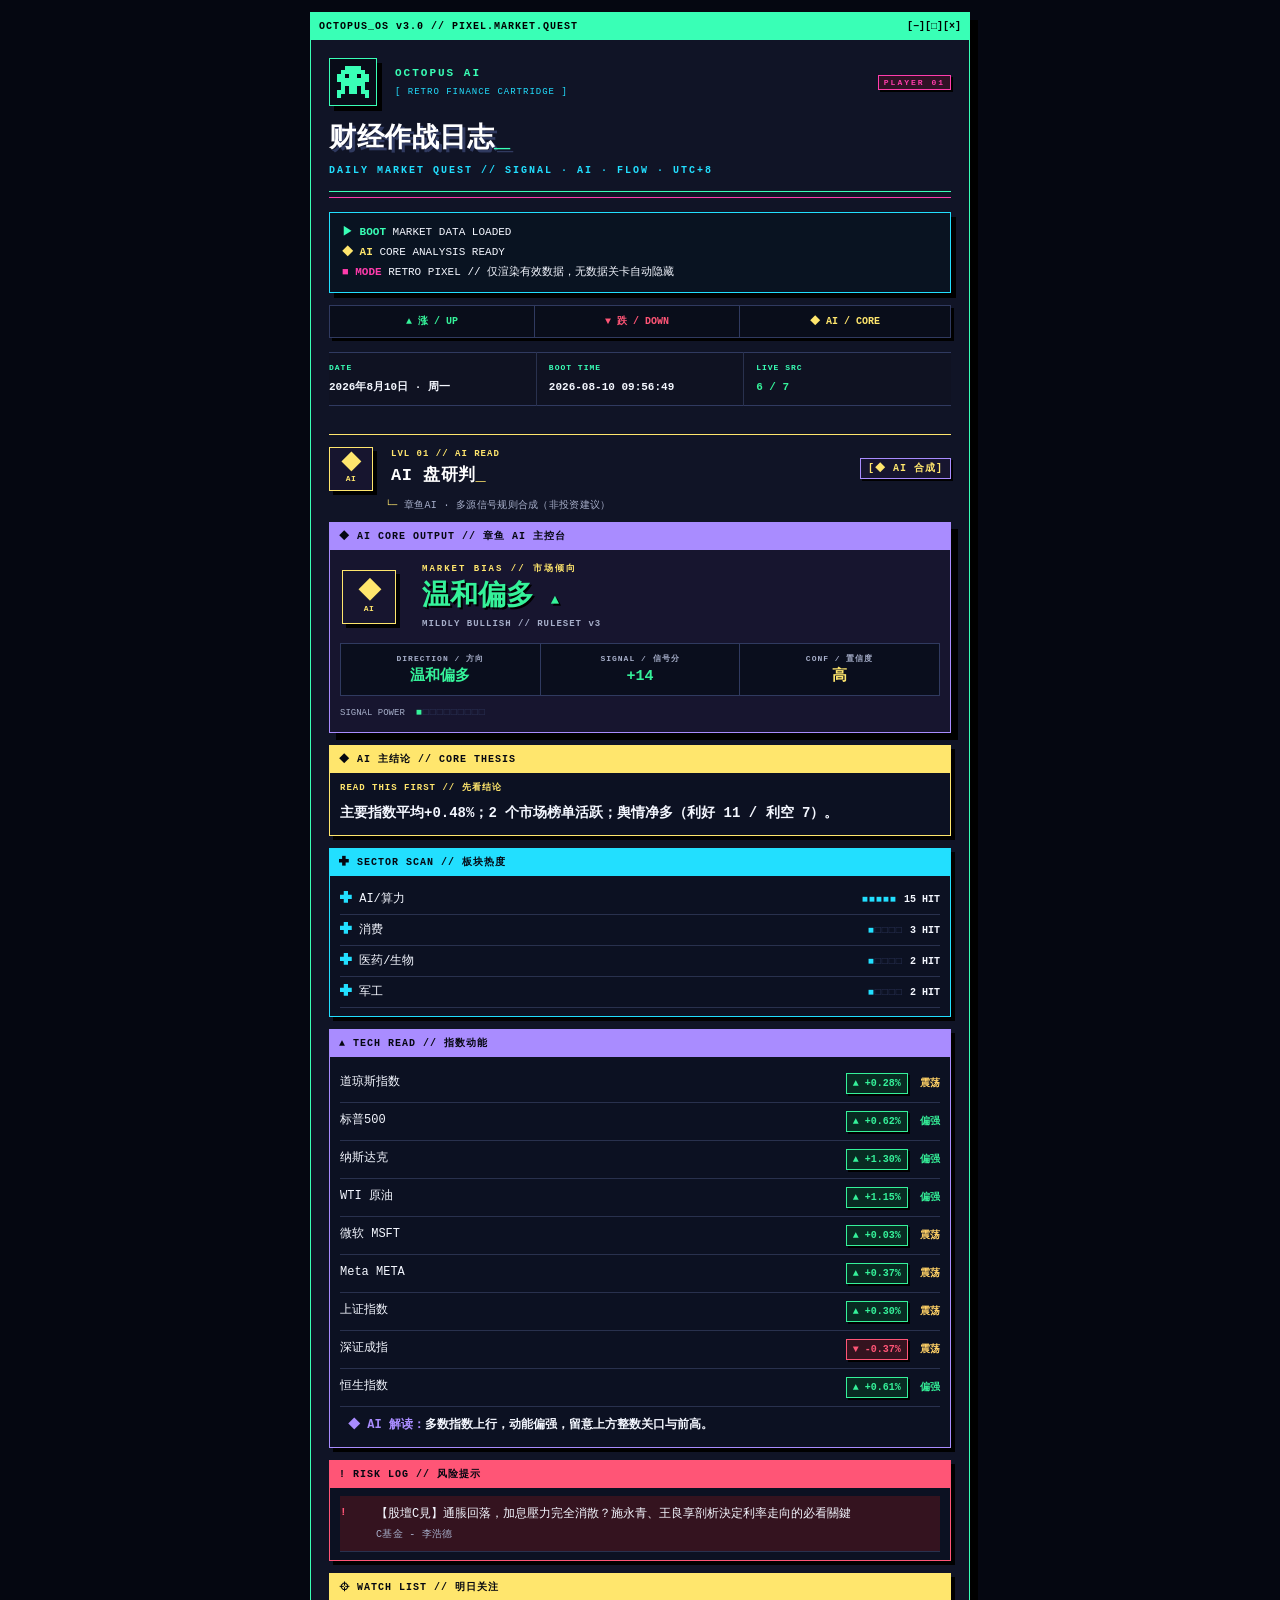
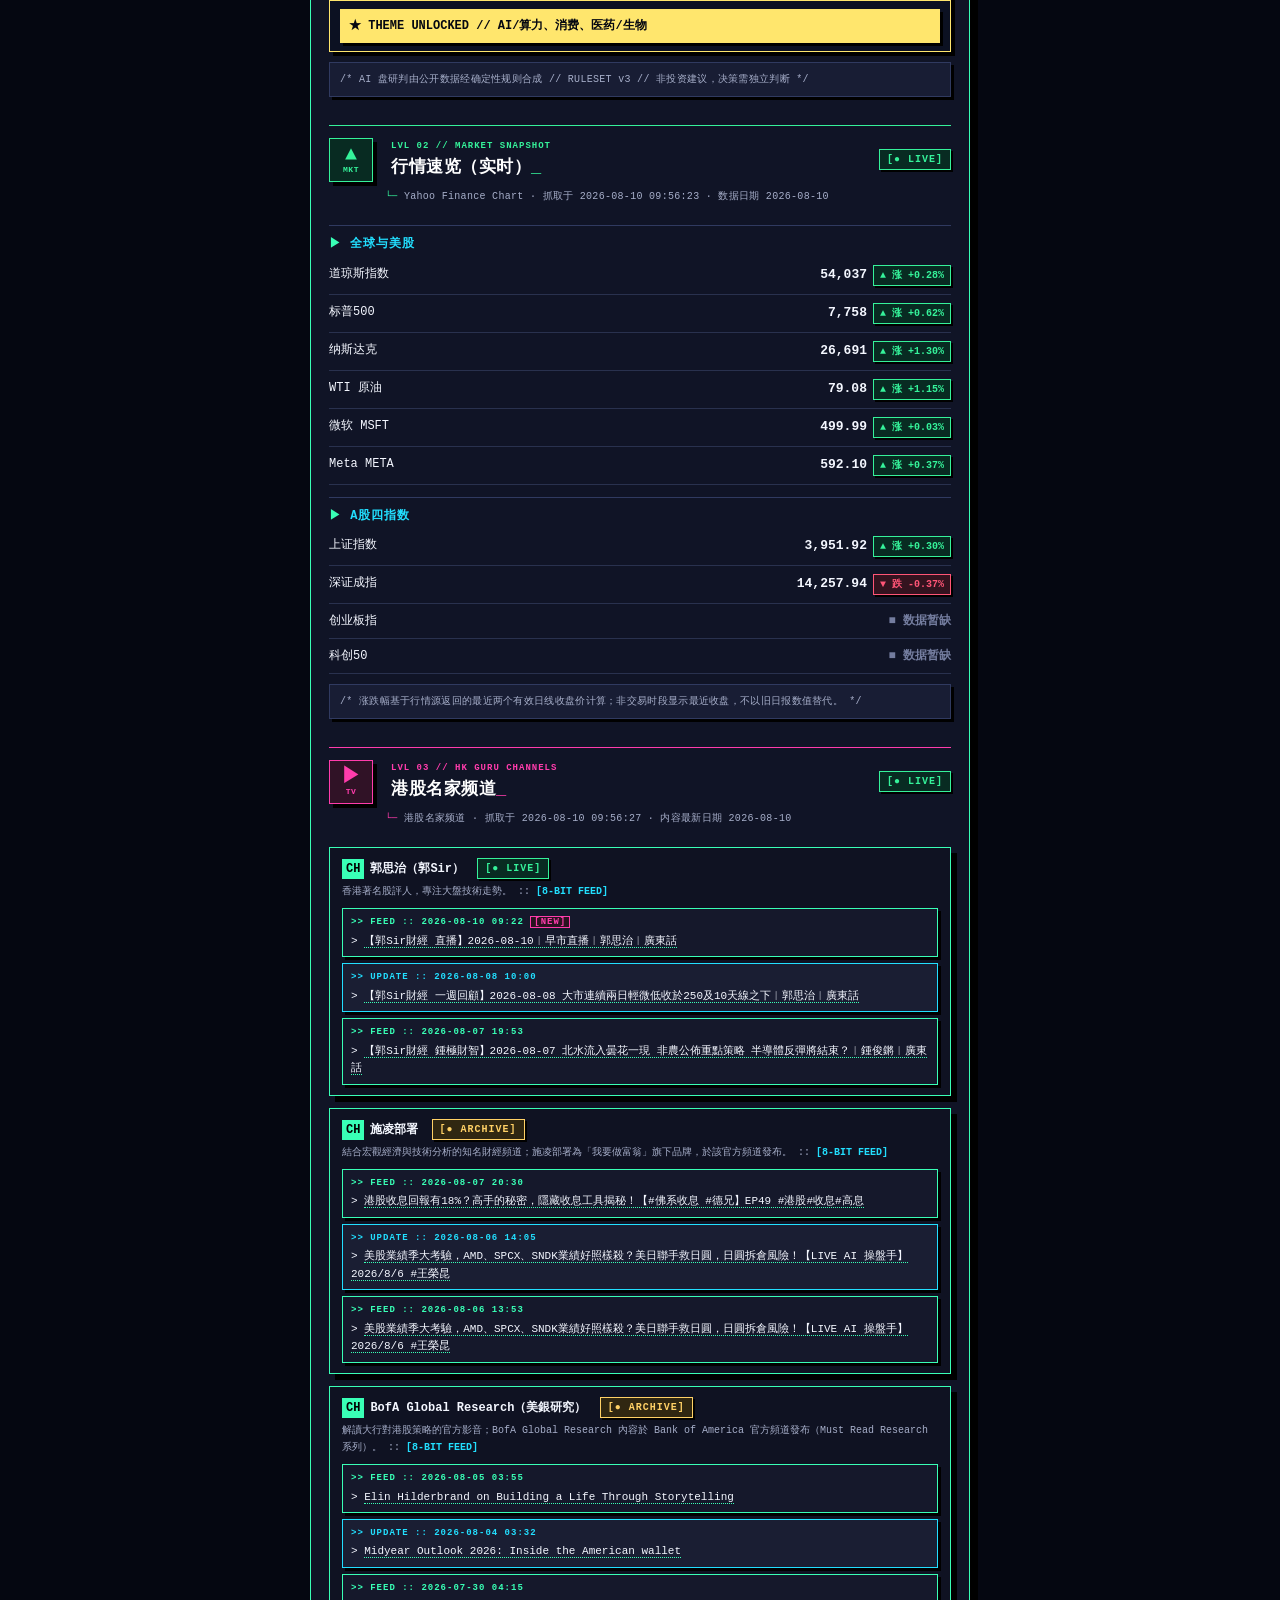
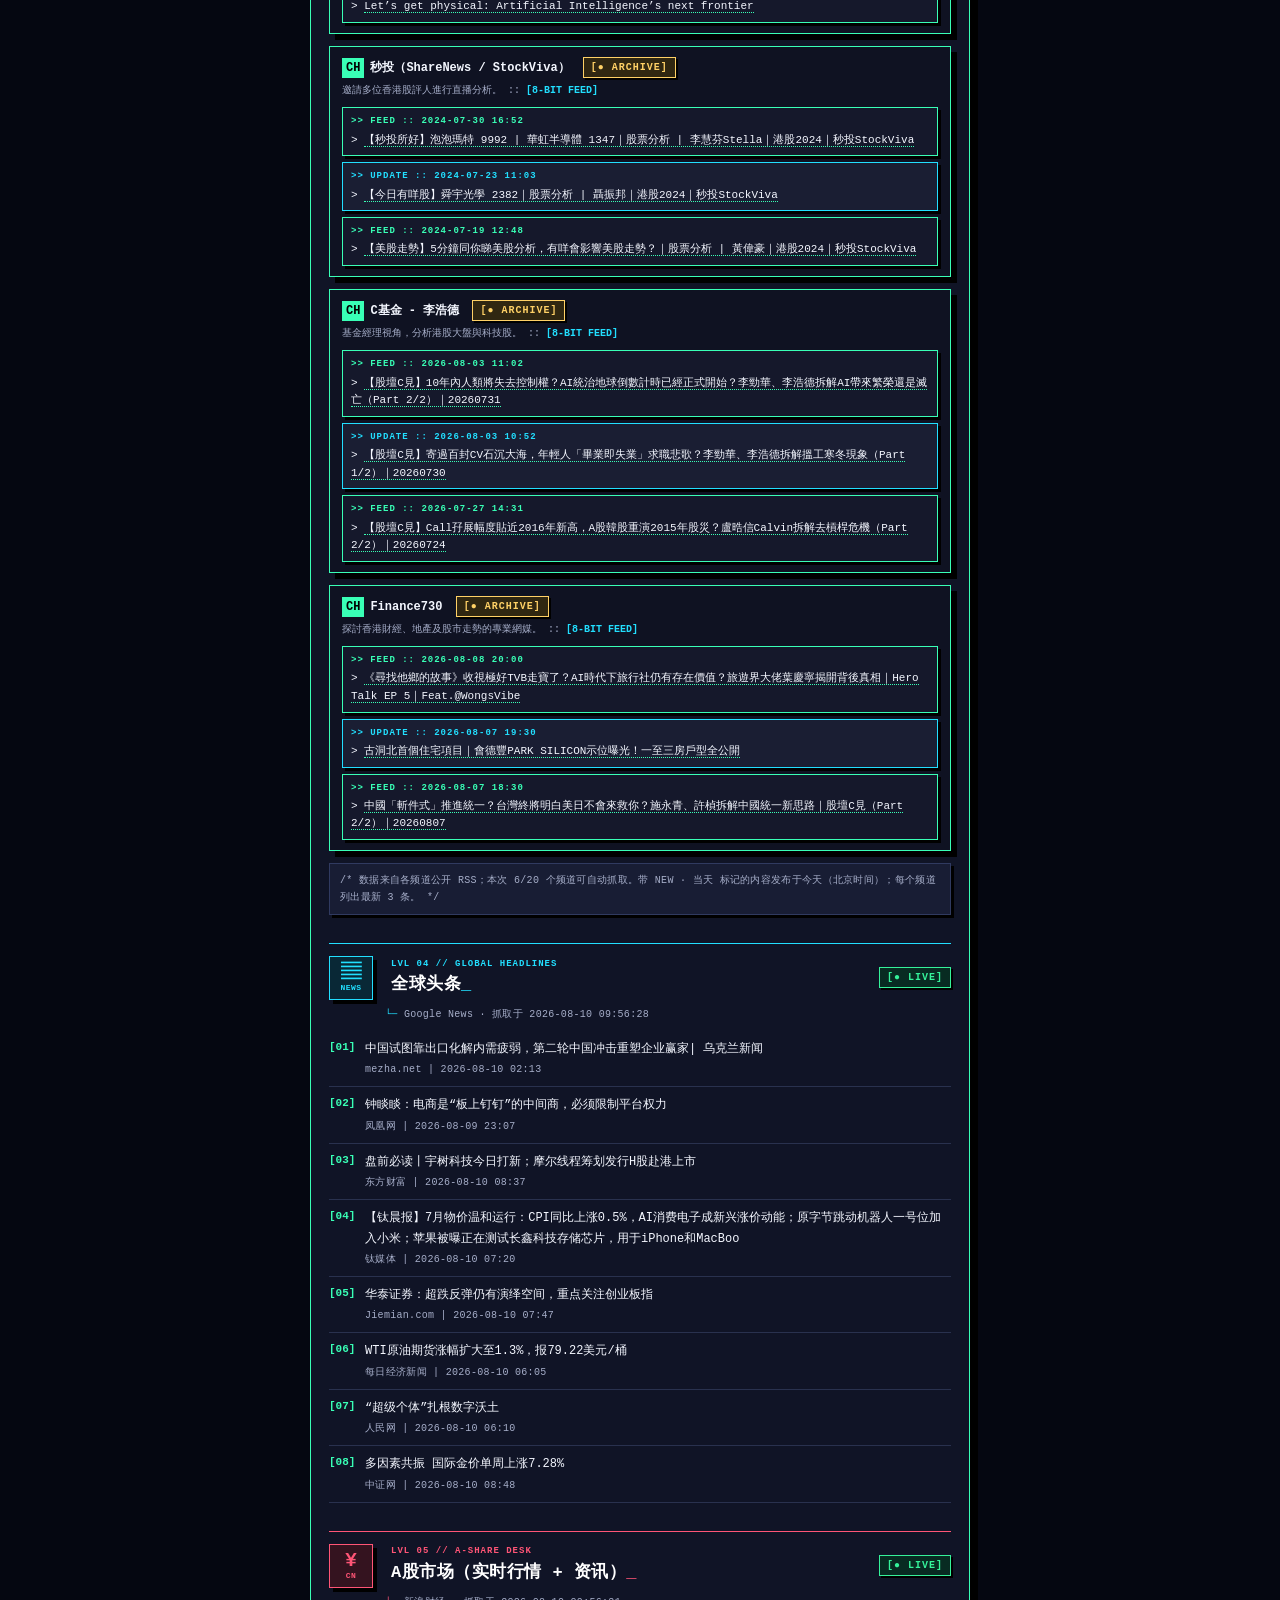
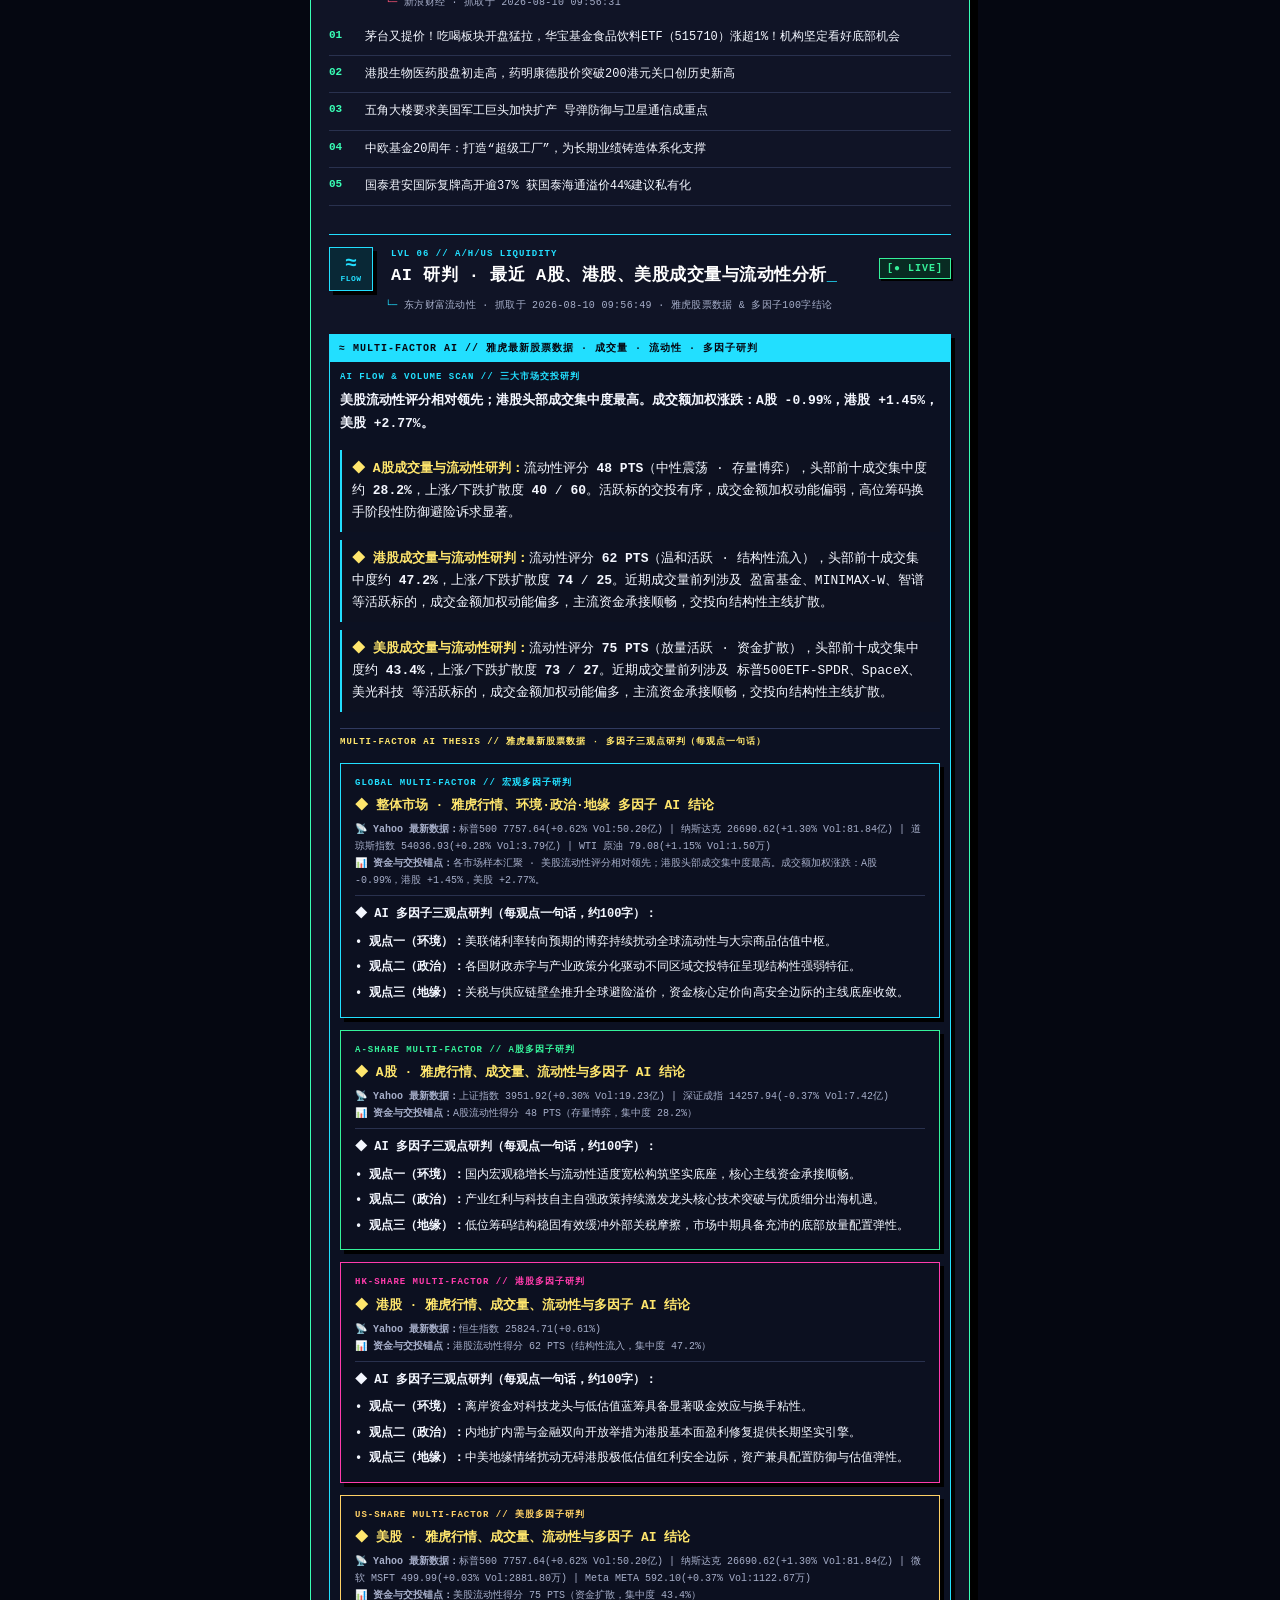
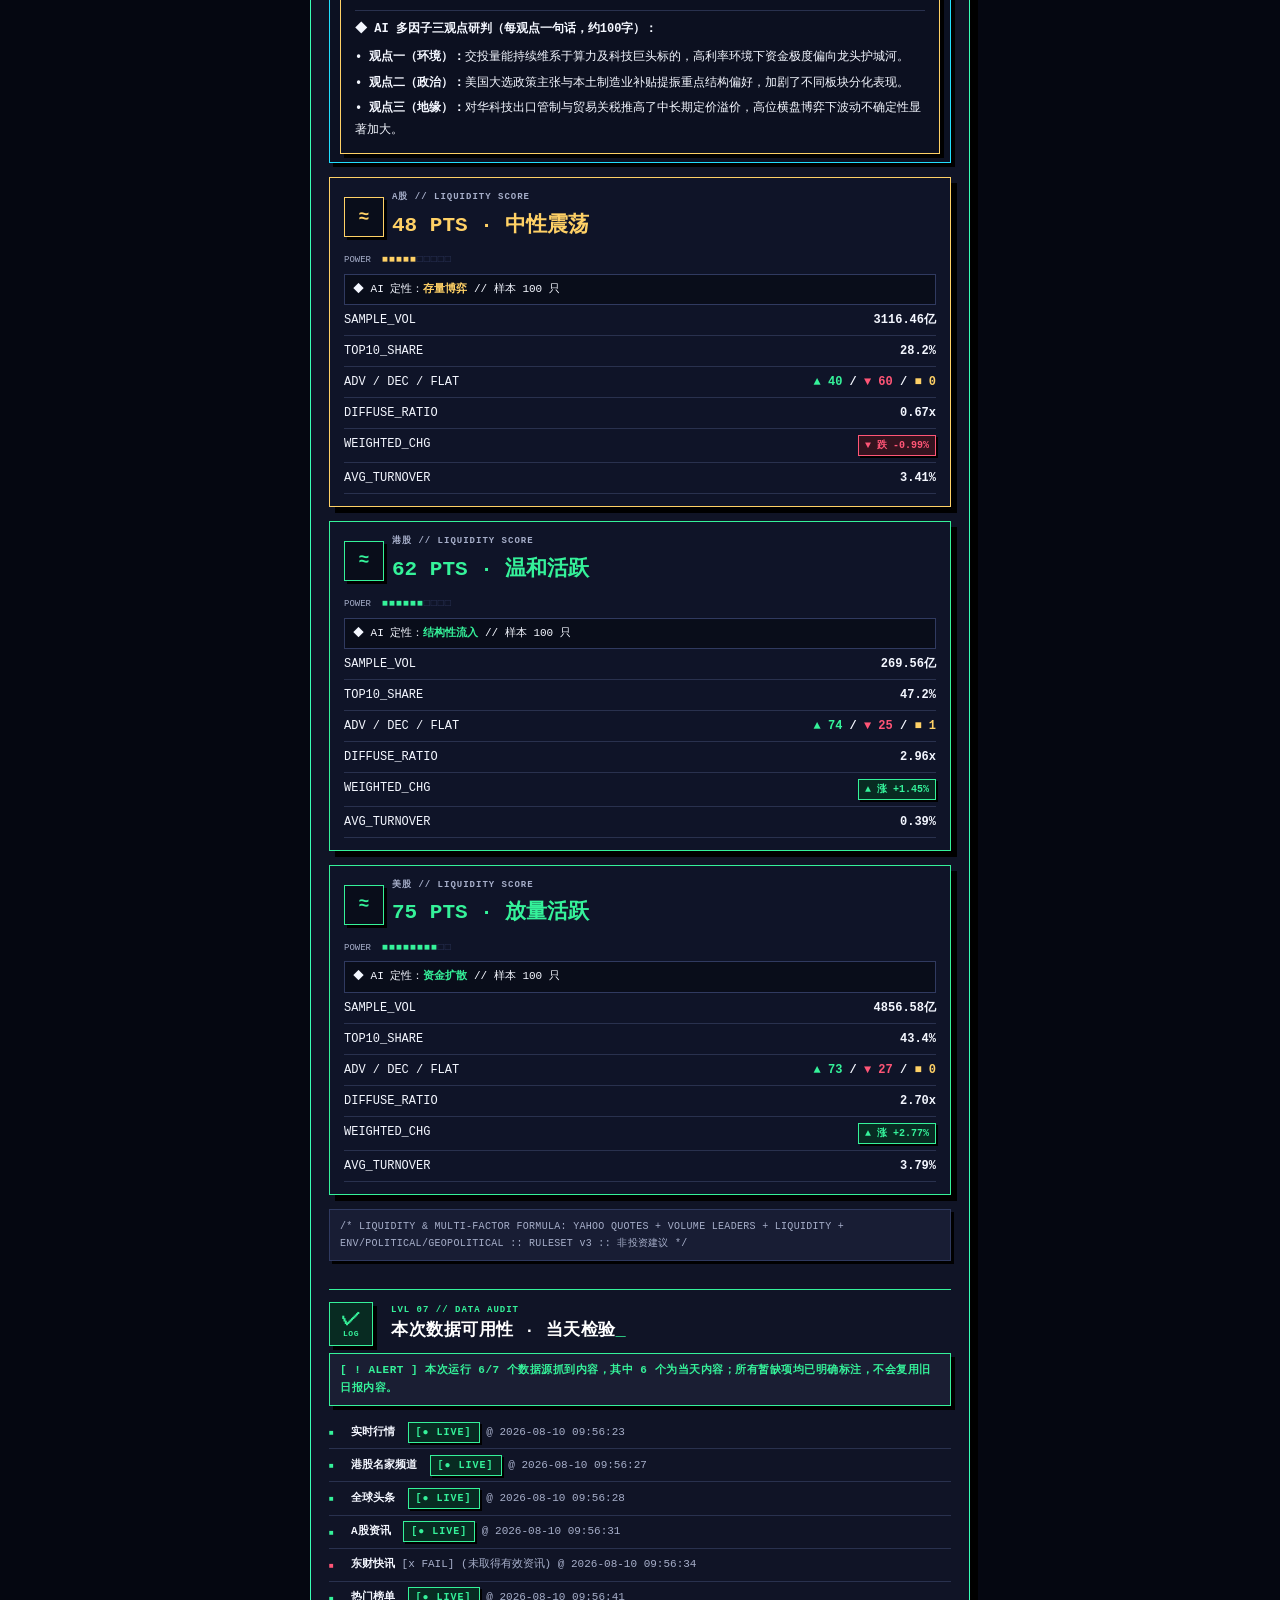
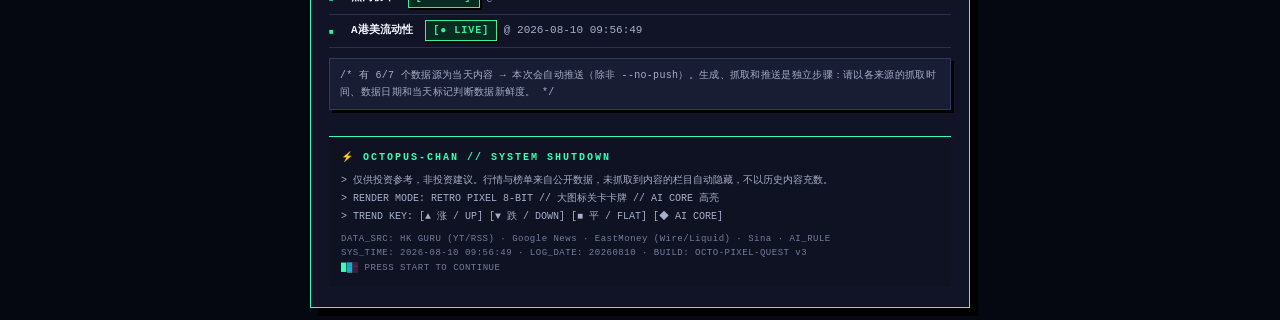
<file: output/daily_report_20260810.html>
<!DOCTYPE html>
<html lang="zh-CN">
<head>
<meta charset="UTF-8">
<meta name="viewport" content="width=device-width,initial-scale=1,maximum-scale=1,user-scalable=no">
<meta name="octopus-report-date" content="20260810">
<meta name="octopus-generated-at" content="2026-08-10 09:56:49">
<meta name="octopus-today-sources" content="6">
<meta name="octopus-total-sources" content="7">
<title>章鱼AI · 财经作战日志 | RETRO PIXEL EDITION</title>
</head>
<body style="margin:0;padding:0;background:#050711;font-family:'Courier New', Courier, 'Lucida Console', monospace, PingFang SC, Microsoft YaHei, sans-serif;color:#F4F7FF;font-size:13px;line-height:1.7;-webkit-text-size-adjust:100%;">

<table width="100%" cellpadding="0" cellspacing="0" style="border-collapse:collapse;max-width:680px;margin:0 auto;background:#050711;">
<tr><td style="padding:12px 10px;">

<!-- 外框：像素终端窗口 -->
<table width="100%" cellpadding="0" cellspacing="0" style="border-collapse:collapse;background:#101426;border:1px solid #39FFB6;box-shadow:8px 8px 0 #000;">
<tr><td style="padding:0;">

<!-- 标题栏：像 8-bit 窗口 title bar -->
<table width="100%" cellpadding="0" cellspacing="0" style="border-collapse:collapse;background:#39FFB6;"><tr>
<td style="padding:5px 8px;font-family:'Courier New', Courier, monospace;font-size:10px;font-weight:900;color:#000;letter-spacing:1px;">OCTOPUS_OS v3.0 // PIXEL.MARKET.QUEST</td>
<td align="right" style="padding:5px 8px;font-family:'Courier New', Courier, monospace;font-size:10px;font-weight:900;color:#000;">[−][□][×]</td>
</tr></table>

<div style="padding:18px 18px 20px;">

<!-- 刊头 masthead：纯 HTML 像素章鱼 + 游戏卡带标题 -->
<table width="100%" cellpadding="0" cellspacing="0" style="border-collapse:collapse;">
<tr>
<td width="56" valign="middle" style="padding-right:10px;">
<table width="48" height="48" cellpadding="0" cellspacing="0" style="border-collapse:collapse;border:1px solid #39FFB6;background:#080C18;box-shadow:5px 5px 0 #000;"><tr><td align="center" valign="middle"><table role="img" aria-label="章鱼像素图标" cellpadding="0" cellspacing="0" style="border-collapse:collapse;margin:0 auto;font-size:0;line-height:0;"><tr><td width="4" height="4">&nbsp;</td><td width="4" height="4">&nbsp;</td><td width="4" height="4" bgcolor="#39FFB6">&nbsp;</td><td width="4" height="4" bgcolor="#39FFB6">&nbsp;</td><td width="4" height="4" bgcolor="#39FFB6">&nbsp;</td><td width="4" height="4" bgcolor="#39FFB6">&nbsp;</td><td width="4" height="4">&nbsp;</td><td width="4" height="4">&nbsp;</td></tr><tr><td width="4" height="4">&nbsp;</td><td width="4" height="4" bgcolor="#39FFB6">&nbsp;</td><td width="4" height="4" bgcolor="#39FFB6">&nbsp;</td><td width="4" height="4" bgcolor="#39FFB6">&nbsp;</td><td width="4" height="4" bgcolor="#39FFB6">&nbsp;</td><td width="4" height="4" bgcolor="#39FFB6">&nbsp;</td><td width="4" height="4" bgcolor="#39FFB6">&nbsp;</td><td width="4" height="4">&nbsp;</td></tr><tr><td width="4" height="4" bgcolor="#39FFB6">&nbsp;</td><td width="4" height="4" bgcolor="#39FFB6">&nbsp;</td><td width="4" height="4" bgcolor="#050711">&nbsp;</td><td width="4" height="4" bgcolor="#39FFB6">&nbsp;</td><td width="4" height="4" bgcolor="#39FFB6">&nbsp;</td><td width="4" height="4" bgcolor="#050711">&nbsp;</td><td width="4" height="4" bgcolor="#39FFB6">&nbsp;</td><td width="4" height="4" bgcolor="#39FFB6">&nbsp;</td></tr><tr><td width="4" height="4" bgcolor="#39FFB6">&nbsp;</td><td width="4" height="4" bgcolor="#39FFB6">&nbsp;</td><td width="4" height="4" bgcolor="#39FFB6">&nbsp;</td><td width="4" height="4" bgcolor="#39FFB6">&nbsp;</td><td width="4" height="4" bgcolor="#39FFB6">&nbsp;</td><td width="4" height="4" bgcolor="#39FFB6">&nbsp;</td><td width="4" height="4" bgcolor="#39FFB6">&nbsp;</td><td width="4" height="4" bgcolor="#39FFB6">&nbsp;</td></tr><tr><td width="4" height="4">&nbsp;</td><td width="4" height="4" bgcolor="#39FFB6">&nbsp;</td><td width="4" height="4" bgcolor="#39FFB6">&nbsp;</td><td width="4" height="4" bgcolor="#39FFB6">&nbsp;</td><td width="4" height="4" bgcolor="#39FFB6">&nbsp;</td><td width="4" height="4" bgcolor="#39FFB6">&nbsp;</td><td width="4" height="4" bgcolor="#39FFB6">&nbsp;</td><td width="4" height="4">&nbsp;</td></tr><tr><td width="4" height="4">&nbsp;</td><td width="4" height="4" bgcolor="#39FFB6">&nbsp;</td><td width="4" height="4">&nbsp;</td><td width="4" height="4" bgcolor="#39FFB6">&nbsp;</td><td width="4" height="4" bgcolor="#39FFB6">&nbsp;</td><td width="4" height="4">&nbsp;</td><td width="4" height="4" bgcolor="#39FFB6">&nbsp;</td><td width="4" height="4">&nbsp;</td></tr><tr><td width="4" height="4" bgcolor="#39FFB6">&nbsp;</td><td width="4" height="4" bgcolor="#39FFB6">&nbsp;</td><td width="4" height="4">&nbsp;</td><td width="4" height="4" bgcolor="#39FFB6">&nbsp;</td><td width="4" height="4" bgcolor="#39FFB6">&nbsp;</td><td width="4" height="4">&nbsp;</td><td width="4" height="4" bgcolor="#39FFB6">&nbsp;</td><td width="4" height="4" bgcolor="#39FFB6">&nbsp;</td></tr><tr><td width="4" height="4" bgcolor="#39FFB6">&nbsp;</td><td width="4" height="4">&nbsp;</td><td width="4" height="4">&nbsp;</td><td width="4" height="4">&nbsp;</td><td width="4" height="4">&nbsp;</td><td width="4" height="4">&nbsp;</td><td width="4" height="4">&nbsp;</td><td width="4" height="4" bgcolor="#39FFB6">&nbsp;</td></tr></table></td></tr></table>
</td>
<td valign="middle"><div style="font-size:11px;color:#39FFB6;font-weight:900;letter-spacing:2px;font-family:'Courier New', Courier, monospace;">OCTOPUS AI</div><div style="font-size:9px;color:#22DFFF;letter-spacing:1px;font-family:'Courier New', Courier, monospace;padding-top:3px;">[ RETRO FINANCE CARTRIDGE ]</div></td>
<td align="right" valign="middle"><span style="font-size:8px;font-weight:900;color:#FF3CAC;letter-spacing:2px;font-family:'Courier New', Courier, monospace;border:1px solid #FF3CAC;padding:2px 5px;background:#301226;box-shadow:2px 2px 0 #000;">PLAYER 01</span></td>
</tr>
</table>

<div style="font-size:27px;font-weight:900;color:#FFFFFF;letter-spacing:.5px;line-height:1.3;padding-top:16px;font-family:'Courier New', Courier, monospace;text-shadow:3px 3px 0 #303A60;">财经作战日志<span style="color:#39FFB6;">_</span></div>
<div style="font-size:10px;font-weight:900;color:#22DFFF;letter-spacing:2px;padding-top:5px;font-family:'Courier New', Courier, monospace;">DAILY MARKET QUEST // SIGNAL · AI · FLOW · UTC+8</div>
<div style="margin-top:12px;border-top:1px solid #39FFB6;border-bottom:1px solid #FF3CAC;height:5px;font-size:0;line-height:0;"><span style="color:#39FFB6;">■■■■</span></div>

<!-- 导语：终端开机文字 -->
<div style="margin-top:14px;border:1px solid #22DFFF;background:#091321;padding:10px 12px;font-size:11px;color:#F4F7FF;line-height:1.8;font-family:'Courier New', Courier, monospace;box-shadow:5px 5px 0 #000;">
<span style="color:#39FFB6;font-weight:900;">▶ BOOT</span> MARKET DATA LOADED<br>
<span style="color:#FFE66D;font-weight:900;">◆ AI</span> CORE ANALYSIS READY<br>
<span style="color:#FF3CAC;font-weight:900;">■ MODE</span> RETRO PIXEL // 仅渲染有效数据，无数据关卡自动隐藏
</div>

<!-- 视觉图例：颜色 + 方向符号双重编码 -->
<table width="100%" cellpadding="0" cellspacing="0" style="border-collapse:collapse;margin-top:12px;border:1px solid #303A60;background:#090D1A;box-shadow:3px 3px 0 #000;">
<tr>
<td width="33%" align="center" style="padding:7px 3px;border-right:1px solid #303A60;font-family:'Courier New', Courier, monospace;font-size:10px;font-weight:900;color:#35F29A;">▲ 涨 / UP</td>
<td width="33%" align="center" style="padding:7px 3px;border-right:1px solid #303A60;font-family:'Courier New', Courier, monospace;font-size:10px;font-weight:900;color:#FF5576;">▼ 跌 / DOWN</td>
<td width="34%" align="center" style="padding:7px 3px;font-family:'Courier New', Courier, monospace;font-size:10px;font-weight:900;color:#FFE66D;">◆ AI / CORE</td>
</tr>
</table>

<!-- 期号元信息栅格：像状态栏 -->
<table width="100%" cellpadding="0" cellspacing="0" style="border-collapse:collapse;border-top:1px solid #303A60;border-bottom:1px solid #303A60;margin-top:14px;background:#0F1222;">
<tr>
<td width="33%" valign="top" style="padding:8px 0;"><div style="padding-left:0;"><div style="font-size:8px;font-weight:900;color:#39FFB6;letter-spacing:1px;font-family:'Courier New', Courier, monospace;">DATE</div><div style="font-size:11px;font-weight:900;color:#F4F7FF;padding-top:3px;font-family:'Courier New', Courier, monospace;font-variant-numeric:tabular-nums;">2026年8月10日 · 周一</div></div></td>
<td width="33%" valign="top" style="padding:8px 0;border-left:1px solid #29314E;"><div style="padding-left:12px;"><div style="font-size:8px;font-weight:900;color:#39FFB6;letter-spacing:1px;font-family:'Courier New', Courier, monospace;">BOOT TIME</div><div style="font-size:11px;font-weight:900;color:#F4F7FF;padding-top:3px;font-family:'Courier New', Courier, monospace;font-variant-numeric:tabular-nums;">2026-08-10 09:56:49</div></div></td>
<td width="33%" valign="top" style="padding:8px 0;border-left:1px solid #29314E;"><div style="padding-left:12px;"><div style="font-size:8px;font-weight:900;color:#39FFB6;letter-spacing:1px;font-family:'Courier New', Courier, monospace;">LIVE SRC</div><div style="font-size:11px;font-weight:900;color:#35F29A;padding-top:3px;font-family:'Courier New', Courier, monospace;font-variant-numeric:tabular-nums;">6 / 7</div></div></td>
</tr>
</table>

<!-- 内容关卡列表 -->

<div style="border-top:1px solid #FFE66D;margin-top:28px;padding-top:12px;">
<table width="100%" cellpadding="0" cellspacing="0" style="border-collapse:collapse;">
<tr>
<td width="52" valign="middle" style="padding-right:10px;"><table width="44" height="44" cellpadding="0" cellspacing="0" style="width:44px;height:44px;border-collapse:collapse;border:1px solid #FFE66D;background:#17152F;box-shadow:4px 4px 0 #000;"><tr><td align="center" valign="middle" style="padding:2px;color:#FFE66D;font-family:'Courier New', Courier, monospace;font-weight:900;line-height:1;"><div style="font-size:20px;line-height:20px;">◆</div><div style="font-size:8px;line-height:10px;letter-spacing:.5px;">AI</div></td></tr></table></td>
<td valign="middle">
<div style="font-family:'Courier New', Courier, monospace;font-size:9px;font-weight:900;color:#FFE66D;letter-spacing:1px;line-height:1.3;">LVL 01 // AI READ</div>
<div style="font-size:17px;font-weight:900;color:#FFFFFF;letter-spacing:.5px;padding-top:4px;line-height:1.35;font-family:'Courier New', Courier, monospace;">AI 盘研判<span style="color:#FFE66D;">_</span></div>
</td>
<td align="right" valign="middle" style="padding-left:6px;"><span style="display:inline-block;border:1px solid #A98CFF;color:#FFE66D;background:#17152F;padding:1px 7px;margin-left:6px;font-size:10px;font-weight:900;font-family:'Courier New', Courier, monospace;letter-spacing:1px;line-height:17px;box-shadow:2px 2px 0 #000;vertical-align:middle;white-space:nowrap;">[◆ AI 合成]</span></td>
</tr>
</table>
<div style="font-size:10px;color:#A6AEC9;letter-spacing:.3px;padding:7px 0 8px 56px;line-height:1.6;font-family:'Courier New', Courier, monospace;"><span style="color:#FFE66D;">└─</span> 章鱼AI · 多源信号规则合成（非投资建议）</div>
<table width="100%" cellpadding="0" cellspacing="0" style="border-collapse:collapse;border:1px solid #A98CFF;background:#17152F;box-shadow:7px 7px 0 #000;"><tr><td colspan="2" style="padding:5px 9px;background:#A98CFF;color:#050711;font-size:10px;font-weight:900;font-family:'Courier New', Courier, monospace;letter-spacing:1px;">◆ AI CORE OUTPUT // 章鱼 AI 主控台</td></tr><tr><td width="68" valign="middle" style="padding:12px 4px 10px 12px;"><table width="54" height="54" cellpadding="0" cellspacing="0" style="width:54px;height:54px;border-collapse:collapse;border:1px solid #FFE66D;background:#17152F;box-shadow:4px 4px 0 #000;"><tr><td align="center" valign="middle" style="padding:2px;color:#FFE66D;font-family:'Courier New', Courier, monospace;font-weight:900;line-height:1;"><div style="font-size:23px;line-height:23px;">◆</div><div style="font-size:8px;line-height:10px;letter-spacing:.5px;">AI</div></td></tr></table></td><td valign="middle" style="padding:12px 12px 10px 8px;"><div style="font-size:9px;color:#FFE66D;font-family:'Courier New', Courier, monospace;font-weight:900;letter-spacing:2px;">MARKET BIAS // 市场倾向</div><div style="font-size:28px;color:#35F29A;font-family:'Courier New', Courier, monospace;font-weight:900;line-height:1.15;padding-top:4px;text-shadow:2px 2px 0 #000;">温和偏多 <span style="font-size:14px;">▲</span></div><div style="font-size:9px;color:#A6AEC9;font-family:'Courier New', Courier, monospace;font-weight:900;letter-spacing:1px;padding-top:4px;">MILDLY BULLISH // RULESET v3</div></td></tr><tr><td colspan="2" style="padding:0 10px 11px;"><table width="100%" cellpadding="0" cellspacing="0" style="border-collapse:collapse;border:1px solid #303A60;background:#0A0E1D;"><tr><td width="33%" valign="top" style="padding:8px 6px;text-align:center;"><div style="font-size:8px;color:#A6AEC9;font-family:'Courier New', Courier, monospace;font-weight:900;letter-spacing:1px;">DIRECTION / 方向</div><div style="font-size:15px;color:#35F29A;font-family:'Courier New', Courier, monospace;font-weight:900;padding-top:3px;line-height:1.25;">温和偏多</div></td><td width="33%" valign="top" style="padding:8px 6px;border-left:1px solid #303A60;text-align:center;"><div style="font-size:8px;color:#A6AEC9;font-family:'Courier New', Courier, monospace;font-weight:900;letter-spacing:1px;">SIGNAL / 信号分</div><div style="font-size:15px;color:#35F29A;font-family:'Courier New', Courier, monospace;font-weight:900;padding-top:3px;line-height:1.25;">+14</div></td><td width="33%" valign="top" style="padding:8px 6px;border-left:1px solid #303A60;text-align:center;"><div style="font-size:8px;color:#A6AEC9;font-family:'Courier New', Courier, monospace;font-weight:900;letter-spacing:1px;">CONF / 置信度</div><div style="font-size:15px;color:#FFE66D;font-family:'Courier New', Courier, monospace;font-weight:900;padding-top:3px;line-height:1.25;">高</div></td></tr></table><div style="padding-top:8px;font-size:9px;color:#A6AEC9;font-family:'Courier New', Courier, monospace;">SIGNAL POWER&nbsp; <span style="color:#35F29A;font-family:'Courier New', Courier, monospace;font-size:10px;letter-spacing:1px;">■</span><span style="color:#303A60;font-family:'Courier New', Courier, monospace;font-size:10px;letter-spacing:1px;">□□□□□□□□□</span></div></td></tr></table><table width="100%" cellpadding="0" cellspacing="0" style="border-collapse:collapse;margin-top:12px;border:1px solid #FFE66D;background:#0C1122;box-shadow:4px 4px 0 #000;"><tr><td style="padding:5px 9px;background:#FFE66D;color:#050711;font-size:10px;font-weight:900;font-family:'Courier New', Courier, monospace;letter-spacing:1px;">◆ AI 主结论 // CORE THESIS</td></tr><tr><td style="padding:8px 10px;"><div style="font-size:9px;color:#FFE66D;font-weight:900;font-family:'Courier New', Courier, monospace;letter-spacing:1px;">READ THIS FIRST // 先看结论</div><div style="font-size:14px;color:#F4F7FF;font-weight:900;line-height:1.9;font-family:'Courier New', Courier, monospace;padding-top:4px;">主要指数平均+0.48%；2 个市场榜单活跃；舆情净多（利好 11 / 利空 7）。</div></td></tr></table><table width="100%" cellpadding="0" cellspacing="0" style="border-collapse:collapse;margin-top:12px;border:1px solid #22DFFF;background:#0C1122;box-shadow:4px 4px 0 #000;"><tr><td style="padding:5px 9px;background:#22DFFF;color:#050711;font-size:10px;font-weight:900;font-family:'Courier New', Courier, monospace;letter-spacing:1px;">✚ SECTOR SCAN // 板块热度</td></tr><tr><td style="padding:8px 10px;"><table width="100%" cellpadding="0" cellspacing="0" style="border-collapse:collapse;"><tr><td style="padding:6px 0;border-bottom:1px solid #29314E;font-size:12px;color:#F4F7FF;vertical-align:top;line-height:1.5;font-family:'Courier New', Courier, monospace;" width="46%"><span style="color:#22DFFF;font-weight:900;">✚</span> AI/算力</td><td style="padding:6px 0;border-bottom:1px solid #29314E;font-size:12px;font-weight:900;color:#F4F7FF;text-align:right;line-height:1.5;font-variant-numeric:tabular-nums;font-family:'Courier New', Courier, monospace;" width="54%"><span style="color:#22DFFF;font-family:'Courier New', Courier, monospace;font-size:10px;letter-spacing:1px;">■■■■■</span><span style="color:#303A60;font-family:'Courier New', Courier, monospace;font-size:10px;letter-spacing:1px;"></span> <span style="color:#F4F7FF;font-size:10px;">15 HIT</span></td></tr><tr><td style="padding:6px 0;border-bottom:1px solid #29314E;font-size:12px;color:#F4F7FF;vertical-align:top;line-height:1.5;font-family:'Courier New', Courier, monospace;" width="46%"><span style="color:#22DFFF;font-weight:900;">✚</span> 消费</td><td style="padding:6px 0;border-bottom:1px solid #29314E;font-size:12px;font-weight:900;color:#F4F7FF;text-align:right;line-height:1.5;font-variant-numeric:tabular-nums;font-family:'Courier New', Courier, monospace;" width="54%"><span style="color:#22DFFF;font-family:'Courier New', Courier, monospace;font-size:10px;letter-spacing:1px;">■</span><span style="color:#303A60;font-family:'Courier New', Courier, monospace;font-size:10px;letter-spacing:1px;">□□□□</span> <span style="color:#F4F7FF;font-size:10px;">3 HIT</span></td></tr><tr><td style="padding:6px 0;border-bottom:1px solid #29314E;font-size:12px;color:#F4F7FF;vertical-align:top;line-height:1.5;font-family:'Courier New', Courier, monospace;" width="46%"><span style="color:#22DFFF;font-weight:900;">✚</span> 医药/生物</td><td style="padding:6px 0;border-bottom:1px solid #29314E;font-size:12px;font-weight:900;color:#F4F7FF;text-align:right;line-height:1.5;font-variant-numeric:tabular-nums;font-family:'Courier New', Courier, monospace;" width="54%"><span style="color:#22DFFF;font-family:'Courier New', Courier, monospace;font-size:10px;letter-spacing:1px;">■</span><span style="color:#303A60;font-family:'Courier New', Courier, monospace;font-size:10px;letter-spacing:1px;">□□□□</span> <span style="color:#F4F7FF;font-size:10px;">2 HIT</span></td></tr><tr><td style="padding:6px 0;border-bottom:1px solid #29314E;font-size:12px;color:#F4F7FF;vertical-align:top;line-height:1.5;font-family:'Courier New', Courier, monospace;" width="46%"><span style="color:#22DFFF;font-weight:900;">✚</span> 军工</td><td style="padding:6px 0;border-bottom:1px solid #29314E;font-size:12px;font-weight:900;color:#F4F7FF;text-align:right;line-height:1.5;font-variant-numeric:tabular-nums;font-family:'Courier New', Courier, monospace;" width="54%"><span style="color:#22DFFF;font-family:'Courier New', Courier, monospace;font-size:10px;letter-spacing:1px;">■</span><span style="color:#303A60;font-family:'Courier New', Courier, monospace;font-size:10px;letter-spacing:1px;">□□□□</span> <span style="color:#F4F7FF;font-size:10px;">2 HIT</span></td></tr></table></td></tr></table><table width="100%" cellpadding="0" cellspacing="0" style="border-collapse:collapse;margin-top:12px;border:1px solid #A98CFF;background:#0C1122;box-shadow:4px 4px 0 #000;"><tr><td style="padding:5px 9px;background:#A98CFF;color:#050711;font-size:10px;font-weight:900;font-family:'Courier New', Courier, monospace;letter-spacing:1px;">▲ TECH READ // 指数动能</td></tr><tr><td style="padding:8px 10px;"><table width="100%" cellpadding="0" cellspacing="0" style="border-collapse:collapse;"><tr><td style="padding:8px 0;border-bottom:1px solid #29314E;font-size:12px;color:#F4F7FF;vertical-align:top;line-height:1.5;font-family:'Courier New', Courier, monospace;" width="46%">道琼斯指数</td><td style="padding:8px 0;border-bottom:1px solid #29314E;font-size:12px;font-weight:900;color:#FFD166;text-align:right;line-height:1.5;font-variant-numeric:tabular-nums;font-family:'Courier New', Courier, monospace;" width="54%"><span style="display:inline-block;border:1px solid #35F29A;background:#082B22;color:#35F29A;padding:1px 6px;font-size:10px;font-weight:900;line-height:17px;font-family:'Courier New', Courier, monospace;box-shadow:2px 2px 0 #000;white-space:nowrap;">▲ +0.28%</span> <span style="display:inline-block;color:#FFD166;font-size:10px;font-weight:900;padding-left:5px;">震荡</span></td></tr><tr><td style="padding:8px 0;border-bottom:1px solid #29314E;font-size:12px;color:#F4F7FF;vertical-align:top;line-height:1.5;font-family:'Courier New', Courier, monospace;" width="46%">标普500</td><td style="padding:8px 0;border-bottom:1px solid #29314E;font-size:12px;font-weight:900;color:#35F29A;text-align:right;line-height:1.5;font-variant-numeric:tabular-nums;font-family:'Courier New', Courier, monospace;" width="54%"><span style="display:inline-block;border:1px solid #35F29A;background:#082B22;color:#35F29A;padding:1px 6px;font-size:10px;font-weight:900;line-height:17px;font-family:'Courier New', Courier, monospace;box-shadow:2px 2px 0 #000;white-space:nowrap;">▲ +0.62%</span> <span style="display:inline-block;color:#35F29A;font-size:10px;font-weight:900;padding-left:5px;">偏强</span></td></tr><tr><td style="padding:8px 0;border-bottom:1px solid #29314E;font-size:12px;color:#F4F7FF;vertical-align:top;line-height:1.5;font-family:'Courier New', Courier, monospace;" width="46%">纳斯达克</td><td style="padding:8px 0;border-bottom:1px solid #29314E;font-size:12px;font-weight:900;color:#35F29A;text-align:right;line-height:1.5;font-variant-numeric:tabular-nums;font-family:'Courier New', Courier, monospace;" width="54%"><span style="display:inline-block;border:1px solid #35F29A;background:#082B22;color:#35F29A;padding:1px 6px;font-size:10px;font-weight:900;line-height:17px;font-family:'Courier New', Courier, monospace;box-shadow:2px 2px 0 #000;white-space:nowrap;">▲ +1.30%</span> <span style="display:inline-block;color:#35F29A;font-size:10px;font-weight:900;padding-left:5px;">偏强</span></td></tr><tr><td style="padding:8px 0;border-bottom:1px solid #29314E;font-size:12px;color:#F4F7FF;vertical-align:top;line-height:1.5;font-family:'Courier New', Courier, monospace;" width="46%">WTI 原油</td><td style="padding:8px 0;border-bottom:1px solid #29314E;font-size:12px;font-weight:900;color:#35F29A;text-align:right;line-height:1.5;font-variant-numeric:tabular-nums;font-family:'Courier New', Courier, monospace;" width="54%"><span style="display:inline-block;border:1px solid #35F29A;background:#082B22;color:#35F29A;padding:1px 6px;font-size:10px;font-weight:900;line-height:17px;font-family:'Courier New', Courier, monospace;box-shadow:2px 2px 0 #000;white-space:nowrap;">▲ +1.15%</span> <span style="display:inline-block;color:#35F29A;font-size:10px;font-weight:900;padding-left:5px;">偏强</span></td></tr><tr><td style="padding:8px 0;border-bottom:1px solid #29314E;font-size:12px;color:#F4F7FF;vertical-align:top;line-height:1.5;font-family:'Courier New', Courier, monospace;" width="46%">微软 MSFT</td><td style="padding:8px 0;border-bottom:1px solid #29314E;font-size:12px;font-weight:900;color:#FFD166;text-align:right;line-height:1.5;font-variant-numeric:tabular-nums;font-family:'Courier New', Courier, monospace;" width="54%"><span style="display:inline-block;border:1px solid #35F29A;background:#082B22;color:#35F29A;padding:1px 6px;font-size:10px;font-weight:900;line-height:17px;font-family:'Courier New', Courier, monospace;box-shadow:2px 2px 0 #000;white-space:nowrap;">▲ +0.03%</span> <span style="display:inline-block;color:#FFD166;font-size:10px;font-weight:900;padding-left:5px;">震荡</span></td></tr><tr><td style="padding:8px 0;border-bottom:1px solid #29314E;font-size:12px;color:#F4F7FF;vertical-align:top;line-height:1.5;font-family:'Courier New', Courier, monospace;" width="46%">Meta META</td><td style="padding:8px 0;border-bottom:1px solid #29314E;font-size:12px;font-weight:900;color:#FFD166;text-align:right;line-height:1.5;font-variant-numeric:tabular-nums;font-family:'Courier New', Courier, monospace;" width="54%"><span style="display:inline-block;border:1px solid #35F29A;background:#082B22;color:#35F29A;padding:1px 6px;font-size:10px;font-weight:900;line-height:17px;font-family:'Courier New', Courier, monospace;box-shadow:2px 2px 0 #000;white-space:nowrap;">▲ +0.37%</span> <span style="display:inline-block;color:#FFD166;font-size:10px;font-weight:900;padding-left:5px;">震荡</span></td></tr><tr><td style="padding:8px 0;border-bottom:1px solid #29314E;font-size:12px;color:#F4F7FF;vertical-align:top;line-height:1.5;font-family:'Courier New', Courier, monospace;" width="46%">上证指数</td><td style="padding:8px 0;border-bottom:1px solid #29314E;font-size:12px;font-weight:900;color:#FFD166;text-align:right;line-height:1.5;font-variant-numeric:tabular-nums;font-family:'Courier New', Courier, monospace;" width="54%"><span style="display:inline-block;border:1px solid #35F29A;background:#082B22;color:#35F29A;padding:1px 6px;font-size:10px;font-weight:900;line-height:17px;font-family:'Courier New', Courier, monospace;box-shadow:2px 2px 0 #000;white-space:nowrap;">▲ +0.30%</span> <span style="display:inline-block;color:#FFD166;font-size:10px;font-weight:900;padding-left:5px;">震荡</span></td></tr><tr><td style="padding:8px 0;border-bottom:1px solid #29314E;font-size:12px;color:#F4F7FF;vertical-align:top;line-height:1.5;font-family:'Courier New', Courier, monospace;" width="46%">深证成指</td><td style="padding:8px 0;border-bottom:1px solid #29314E;font-size:12px;font-weight:900;color:#FFD166;text-align:right;line-height:1.5;font-variant-numeric:tabular-nums;font-family:'Courier New', Courier, monospace;" width="54%"><span style="display:inline-block;border:1px solid #FF5576;background:#34131F;color:#FF5576;padding:1px 6px;font-size:10px;font-weight:900;line-height:17px;font-family:'Courier New', Courier, monospace;box-shadow:2px 2px 0 #000;white-space:nowrap;">▼ -0.37%</span> <span style="display:inline-block;color:#FFD166;font-size:10px;font-weight:900;padding-left:5px;">震荡</span></td></tr><tr><td style="padding:8px 0;border-bottom:1px solid #29314E;font-size:12px;color:#F4F7FF;vertical-align:top;line-height:1.5;font-family:'Courier New', Courier, monospace;" width="46%">恒生指数</td><td style="padding:8px 0;border-bottom:1px solid #29314E;font-size:12px;font-weight:900;color:#35F29A;text-align:right;line-height:1.5;font-variant-numeric:tabular-nums;font-family:'Courier New', Courier, monospace;" width="54%"><span style="display:inline-block;border:1px solid #35F29A;background:#082B22;color:#35F29A;padding:1px 6px;font-size:10px;font-weight:900;line-height:17px;font-family:'Courier New', Courier, monospace;box-shadow:2px 2px 0 #000;white-space:nowrap;">▲ +0.61%</span> <span style="display:inline-block;color:#35F29A;font-size:10px;font-weight:900;padding-left:5px;">偏强</span></td></tr></table><div style="font-size:12px;color:#F4F7FF;padding:8px 8px 2px;line-height:1.8;font-family:'Courier New', Courier, monospace;font-weight:700;"><span style="color:#A98CFF;font-weight:900;">◆ AI 解读：</span>多数指数上行，动能偏强，留意上方整数关口与前高。</div></td></tr></table><table width="100%" cellpadding="0" cellspacing="0" style="border-collapse:collapse;margin-top:12px;border:1px solid #FF5576;background:#0C1122;box-shadow:4px 4px 0 #000;"><tr><td style="padding:5px 9px;background:#FF5576;color:#050711;font-size:10px;font-weight:900;font-family:'Courier New', Courier, monospace;letter-spacing:1px;">! RISK LOG // 风险提示</td></tr><tr><td style="padding:8px 10px;"><table width="100%" cellpadding="0" cellspacing="0" style="border-collapse:collapse;background:#34131F;"><tr><td width="32" valign="top" style="padding:8px 4px 8px 0;border-bottom:1px solid #29314E;font-size:11px;font-weight:900;color:#FF5576;line-height:1.6;font-family:'Courier New', Courier, monospace;">!</td><td style="padding:8px 0;border-bottom:1px solid #29314E;font-size:12px;color:#F4F7FF;line-height:1.7;font-family:'Courier New', Courier, monospace;">【股壇C見】通脹回落，加息壓力完全消散？施永青、王良享剖析決定利率走向的必看關鍵<div style="font-size:10px;color:#A6AEC9;letter-spacing:.3px;padding-top:3px;line-height:1.6;font-family:'Courier New', Courier, monospace;">C基金 - 李浩德</div></td></tr></table></td></tr></table><table width="100%" cellpadding="0" cellspacing="0" style="border-collapse:collapse;margin-top:12px;border:1px solid #FFE66D;background:#0C1122;box-shadow:4px 4px 0 #000;"><tr><td style="padding:5px 9px;background:#FFE66D;color:#050711;font-size:10px;font-weight:900;font-family:'Courier New', Courier, monospace;letter-spacing:1px;">⌖ WATCH LIST // 明日关注</td></tr><tr><td style="padding:8px 10px;"><div style="font-size:12px;color:#050711;font-weight:900;line-height:1.7;font-family:'Courier New', Courier, monospace;background:#FFE66D;padding:7px 9px;box-shadow:3px 3px 0 #000;">★ THEME UNLOCKED // AI/算力、消费、医药/生物</div></td></tr></table><table width="100%" cellpadding="0" cellspacing="0" style="border-collapse:collapse;margin-top:10px;border:1px solid #303A60;background:#181D34;box-shadow:3px 3px 0 #000;"><tr><td style="padding:8px 10px;font-size:10px;color:#A6AEC9;font-family:'Courier New', Courier, monospace;line-height:1.7;letter-spacing:.3px;">/*&nbsp;AI 盘研判由公开数据经确定性规则合成 // RULESET v3 // 非投资建议，决策需独立判断&nbsp;*/</td></tr></table>
</div>
<div style="border-top:1px solid #35F29A;margin-top:28px;padding-top:12px;">
<table width="100%" cellpadding="0" cellspacing="0" style="border-collapse:collapse;">
<tr>
<td width="52" valign="middle" style="padding-right:10px;"><table width="44" height="44" cellpadding="0" cellspacing="0" style="width:44px;height:44px;border-collapse:collapse;border:1px solid #35F29A;background:#082B22;box-shadow:4px 4px 0 #000;"><tr><td align="center" valign="middle" style="padding:2px;color:#35F29A;font-family:'Courier New', Courier, monospace;font-weight:900;line-height:1;"><div style="font-size:20px;line-height:20px;">▲</div><div style="font-size:8px;line-height:10px;letter-spacing:.5px;">MKT</div></td></tr></table></td>
<td valign="middle">
<div style="font-family:'Courier New', Courier, monospace;font-size:9px;font-weight:900;color:#35F29A;letter-spacing:1px;line-height:1.3;">LVL 02 // MARKET SNAPSHOT</div>
<div style="font-size:17px;font-weight:900;color:#FFFFFF;letter-spacing:.5px;padding-top:4px;line-height:1.35;font-family:'Courier New', Courier, monospace;">行情速览（实时）<span style="color:#35F29A;">_</span></div>
</td>
<td align="right" valign="middle" style="padding-left:6px;"><span style="display:inline-block;border:1px solid #35F29A;color:#35F29A;background:#082B22;padding:1px 7px;margin-left:6px;font-size:10px;font-weight:900;font-family:'Courier New', Courier, monospace;letter-spacing:1px;line-height:17px;box-shadow:2px 2px 0 #000;vertical-align:middle;white-space:nowrap;">[● LIVE]</span></td>
</tr>
</table>
<div style="font-size:10px;color:#A6AEC9;letter-spacing:.3px;padding:7px 0 8px 56px;line-height:1.6;font-family:'Courier New', Courier, monospace;"><span style="color:#35F29A;">└─</span> Yahoo Finance Chart · 抓取于 2026-08-10 09:56:23 · 数据日期 2026-08-10</div>
<div style="border-top:1px solid #303A60;margin-top:12px;padding:8px 0 2px;font-size:12px;font-weight:900;color:#22DFFF;letter-spacing:1px;font-family:'Courier New', Courier, monospace;text-transform:uppercase;"><span style="color:#39FFB6;">▶</span> 全球与美股</div><table width="100%" cellpadding="0" cellspacing="0" style="border-collapse:collapse;"><tr><td style="padding:8px 0;border-bottom:1px solid #29314E;font-size:12px;color:#F4F7FF;vertical-align:top;line-height:1.5;font-family:'Courier New', Courier, monospace;" width="46%">道琼斯指数</td><td style="padding:8px 0;border-bottom:1px solid #29314E;font-size:12px;font-weight:900;color:#35F29A;text-align:right;line-height:1.5;font-variant-numeric:tabular-nums;font-family:'Courier New', Courier, monospace;" width="54%"><span style="display:inline-block;color:#F4F7FF;font-size:13px;font-weight:900;font-family:'Courier New', Courier, monospace;padding-right:6px;">54,037</span><span style="display:inline-block;border:1px solid #35F29A;background:#082B22;color:#35F29A;padding:1px 6px;font-size:10px;font-weight:900;line-height:17px;font-family:'Courier New', Courier, monospace;box-shadow:2px 2px 0 #000;white-space:nowrap;">▲ 涨 +0.28%</span></td></tr><tr><td style="padding:8px 0;border-bottom:1px solid #29314E;font-size:12px;color:#F4F7FF;vertical-align:top;line-height:1.5;font-family:'Courier New', Courier, monospace;" width="46%">标普500</td><td style="padding:8px 0;border-bottom:1px solid #29314E;font-size:12px;font-weight:900;color:#35F29A;text-align:right;line-height:1.5;font-variant-numeric:tabular-nums;font-family:'Courier New', Courier, monospace;" width="54%"><span style="display:inline-block;color:#F4F7FF;font-size:13px;font-weight:900;font-family:'Courier New', Courier, monospace;padding-right:6px;">7,758</span><span style="display:inline-block;border:1px solid #35F29A;background:#082B22;color:#35F29A;padding:1px 6px;font-size:10px;font-weight:900;line-height:17px;font-family:'Courier New', Courier, monospace;box-shadow:2px 2px 0 #000;white-space:nowrap;">▲ 涨 +0.62%</span></td></tr><tr><td style="padding:8px 0;border-bottom:1px solid #29314E;font-size:12px;color:#F4F7FF;vertical-align:top;line-height:1.5;font-family:'Courier New', Courier, monospace;" width="46%">纳斯达克</td><td style="padding:8px 0;border-bottom:1px solid #29314E;font-size:12px;font-weight:900;color:#35F29A;text-align:right;line-height:1.5;font-variant-numeric:tabular-nums;font-family:'Courier New', Courier, monospace;" width="54%"><span style="display:inline-block;color:#F4F7FF;font-size:13px;font-weight:900;font-family:'Courier New', Courier, monospace;padding-right:6px;">26,691</span><span style="display:inline-block;border:1px solid #35F29A;background:#082B22;color:#35F29A;padding:1px 6px;font-size:10px;font-weight:900;line-height:17px;font-family:'Courier New', Courier, monospace;box-shadow:2px 2px 0 #000;white-space:nowrap;">▲ 涨 +1.30%</span></td></tr><tr><td style="padding:8px 0;border-bottom:1px solid #29314E;font-size:12px;color:#F4F7FF;vertical-align:top;line-height:1.5;font-family:'Courier New', Courier, monospace;" width="46%">WTI 原油</td><td style="padding:8px 0;border-bottom:1px solid #29314E;font-size:12px;font-weight:900;color:#35F29A;text-align:right;line-height:1.5;font-variant-numeric:tabular-nums;font-family:'Courier New', Courier, monospace;" width="54%"><span style="display:inline-block;color:#F4F7FF;font-size:13px;font-weight:900;font-family:'Courier New', Courier, monospace;padding-right:6px;">79.08</span><span style="display:inline-block;border:1px solid #35F29A;background:#082B22;color:#35F29A;padding:1px 6px;font-size:10px;font-weight:900;line-height:17px;font-family:'Courier New', Courier, monospace;box-shadow:2px 2px 0 #000;white-space:nowrap;">▲ 涨 +1.15%</span></td></tr><tr><td style="padding:8px 0;border-bottom:1px solid #29314E;font-size:12px;color:#F4F7FF;vertical-align:top;line-height:1.5;font-family:'Courier New', Courier, monospace;" width="46%">微软 MSFT</td><td style="padding:8px 0;border-bottom:1px solid #29314E;font-size:12px;font-weight:900;color:#35F29A;text-align:right;line-height:1.5;font-variant-numeric:tabular-nums;font-family:'Courier New', Courier, monospace;" width="54%"><span style="display:inline-block;color:#F4F7FF;font-size:13px;font-weight:900;font-family:'Courier New', Courier, monospace;padding-right:6px;">499.99</span><span style="display:inline-block;border:1px solid #35F29A;background:#082B22;color:#35F29A;padding:1px 6px;font-size:10px;font-weight:900;line-height:17px;font-family:'Courier New', Courier, monospace;box-shadow:2px 2px 0 #000;white-space:nowrap;">▲ 涨 +0.03%</span></td></tr><tr><td style="padding:8px 0;border-bottom:1px solid #29314E;font-size:12px;color:#F4F7FF;vertical-align:top;line-height:1.5;font-family:'Courier New', Courier, monospace;" width="46%">Meta META</td><td style="padding:8px 0;border-bottom:1px solid #29314E;font-size:12px;font-weight:900;color:#35F29A;text-align:right;line-height:1.5;font-variant-numeric:tabular-nums;font-family:'Courier New', Courier, monospace;" width="54%"><span style="display:inline-block;color:#F4F7FF;font-size:13px;font-weight:900;font-family:'Courier New', Courier, monospace;padding-right:6px;">592.10</span><span style="display:inline-block;border:1px solid #35F29A;background:#082B22;color:#35F29A;padding:1px 6px;font-size:10px;font-weight:900;line-height:17px;font-family:'Courier New', Courier, monospace;box-shadow:2px 2px 0 #000;white-space:nowrap;">▲ 涨 +0.37%</span></td></tr></table><div style="border-top:1px solid #303A60;margin-top:12px;padding:8px 0 2px;font-size:12px;font-weight:900;color:#22DFFF;letter-spacing:1px;font-family:'Courier New', Courier, monospace;text-transform:uppercase;"><span style="color:#39FFB6;">▶</span> A股四指数</div><table width="100%" cellpadding="0" cellspacing="0" style="border-collapse:collapse;"><tr><td style="padding:8px 0;border-bottom:1px solid #29314E;font-size:12px;color:#F4F7FF;vertical-align:top;line-height:1.5;font-family:'Courier New', Courier, monospace;" width="46%">上证指数</td><td style="padding:8px 0;border-bottom:1px solid #29314E;font-size:12px;font-weight:900;color:#35F29A;text-align:right;line-height:1.5;font-variant-numeric:tabular-nums;font-family:'Courier New', Courier, monospace;" width="54%"><span style="display:inline-block;color:#F4F7FF;font-size:13px;font-weight:900;font-family:'Courier New', Courier, monospace;padding-right:6px;">3,951.92</span><span style="display:inline-block;border:1px solid #35F29A;background:#082B22;color:#35F29A;padding:1px 6px;font-size:10px;font-weight:900;line-height:17px;font-family:'Courier New', Courier, monospace;box-shadow:2px 2px 0 #000;white-space:nowrap;">▲ 涨 +0.30%</span></td></tr><tr><td style="padding:8px 0;border-bottom:1px solid #29314E;font-size:12px;color:#F4F7FF;vertical-align:top;line-height:1.5;font-family:'Courier New', Courier, monospace;" width="46%">深证成指</td><td style="padding:8px 0;border-bottom:1px solid #29314E;font-size:12px;font-weight:900;color:#FF5576;text-align:right;line-height:1.5;font-variant-numeric:tabular-nums;font-family:'Courier New', Courier, monospace;" width="54%"><span style="display:inline-block;color:#F4F7FF;font-size:13px;font-weight:900;font-family:'Courier New', Courier, monospace;padding-right:6px;">14,257.94</span><span style="display:inline-block;border:1px solid #FF5576;background:#34131F;color:#FF5576;padding:1px 6px;font-size:10px;font-weight:900;line-height:17px;font-family:'Courier New', Courier, monospace;box-shadow:2px 2px 0 #000;white-space:nowrap;">▼ 跌 -0.37%</span></td></tr><tr><td style="padding:8px 0;border-bottom:1px solid #29314E;font-size:12px;color:#F4F7FF;vertical-align:top;line-height:1.5;font-family:'Courier New', Courier, monospace;" width="46%">创业板指</td><td style="padding:8px 0;border-bottom:1px solid #29314E;font-size:12px;font-weight:900;color:#747D9F;text-align:right;line-height:1.5;font-variant-numeric:tabular-nums;font-family:'Courier New', Courier, monospace;" width="54%"><span style="color:#747D9F;">■ 数据暂缺</span></td></tr><tr><td style="padding:8px 0;border-bottom:1px solid #29314E;font-size:12px;color:#F4F7FF;vertical-align:top;line-height:1.5;font-family:'Courier New', Courier, monospace;" width="46%">科创50</td><td style="padding:8px 0;border-bottom:1px solid #29314E;font-size:12px;font-weight:900;color:#747D9F;text-align:right;line-height:1.5;font-variant-numeric:tabular-nums;font-family:'Courier New', Courier, monospace;" width="54%"><span style="color:#747D9F;">■ 数据暂缺</span></td></tr></table><table width="100%" cellpadding="0" cellspacing="0" style="border-collapse:collapse;margin-top:10px;border:1px solid #303A60;background:#181D34;box-shadow:3px 3px 0 #000;"><tr><td style="padding:8px 10px;font-size:10px;color:#A6AEC9;font-family:'Courier New', Courier, monospace;line-height:1.7;letter-spacing:.3px;">/*&nbsp;涨跌幅基于行情源返回的最近两个有效日线收盘价计算；非交易时段显示最近收盘，不以旧日报数值替代。&nbsp;*/</td></tr></table>
</div>
<div style="border-top:1px solid #FF3CAC;margin-top:28px;padding-top:12px;">
<table width="100%" cellpadding="0" cellspacing="0" style="border-collapse:collapse;">
<tr>
<td width="52" valign="middle" style="padding-right:10px;"><table width="44" height="44" cellpadding="0" cellspacing="0" style="width:44px;height:44px;border-collapse:collapse;border:1px solid #FF3CAC;background:#301226;box-shadow:4px 4px 0 #000;"><tr><td align="center" valign="middle" style="padding:2px;color:#FF3CAC;font-family:'Courier New', Courier, monospace;font-weight:900;line-height:1;"><div style="font-size:20px;line-height:20px;">▶</div><div style="font-size:8px;line-height:10px;letter-spacing:.5px;">TV</div></td></tr></table></td>
<td valign="middle">
<div style="font-family:'Courier New', Courier, monospace;font-size:9px;font-weight:900;color:#FF3CAC;letter-spacing:1px;line-height:1.3;">LVL 03 // HK GURU CHANNELS</div>
<div style="font-size:17px;font-weight:900;color:#FFFFFF;letter-spacing:.5px;padding-top:4px;line-height:1.35;font-family:'Courier New', Courier, monospace;">港股名家频道<span style="color:#FF3CAC;">_</span></div>
</td>
<td align="right" valign="middle" style="padding-left:6px;"><span style="display:inline-block;border:1px solid #35F29A;color:#35F29A;background:#082B22;padding:1px 7px;margin-left:6px;font-size:10px;font-weight:900;font-family:'Courier New', Courier, monospace;letter-spacing:1px;line-height:17px;box-shadow:2px 2px 0 #000;vertical-align:middle;white-space:nowrap;">[● LIVE]</span></td>
</tr>
</table>
<div style="font-size:10px;color:#A6AEC9;letter-spacing:.3px;padding:7px 0 8px 56px;line-height:1.6;font-family:'Courier New', Courier, monospace;"><span style="color:#FF3CAC;">└─</span> 港股名家频道 · 抓取于 2026-08-10 09:56:27 · 内容最新日期 2026-08-10</div>
<div style="margin:12px 0;border:1px solid #39FFB6;background:#0F1222;padding:10px 12px;box-shadow:6px 6px 0 #000;"><div style="font-size:12px;font-weight:900;color:#FFFFFF;font-family:'Courier New', Courier, monospace;"><span style="display:inline-block;background:#39FFB6;color:#000;padding:0 4px;margin-right:6px;">CH</span><a href="https://www.youtube.com/@KwokSirFinance" style="color:#F4F7FF;text-decoration:none;">郭思治（郭Sir）</a> <span style="display:inline-block;border:1px solid #35F29A;color:#35F29A;background:#082B22;padding:1px 7px;margin-left:6px;font-size:10px;font-weight:900;font-family:'Courier New', Courier, monospace;letter-spacing:1px;line-height:17px;box-shadow:2px 2px 0 #000;vertical-align:middle;white-space:nowrap;">[● LIVE]</span></div><div style="font-size:10px;color:#A6AEC9;padding:4px 0 2px;font-family:'Courier New', Courier, monospace;">香港著名股評人，專注大盤技術走勢。 :: <b style="color:#22DFFF;">[8-BIT FEED]</b></div><table width="100%" cellpadding="0" cellspacing="0" style="border-collapse:collapse;margin-top:6px;"><tr><td align="left"><div style="display:block;max-width:100%;text-align:left;background:#15182B;border:1px solid #39FFB6;padding:6px 8px;box-shadow:3px 3px 0 #000;font-size:11px;color:#F4F7FF;line-height:1.6;font-family:'Courier New', Courier, monospace;"><div style="font-size:9px;font-weight:900;color:#39FFB6;letter-spacing:1px;">>> FEED :: 2026-08-10 09:22 <span style="color:#FF3CAC;font-weight:900;background:#2A1320;border:1px solid #FF3CAC;padding:0 3px;">[NEW]</span></div><div style="padding-top:3px;">> <a href="https://www.youtube.com/watch?v=g3LNbqCWdyA" style="color:#F4F7FF;text-decoration:none;border-bottom:1px dotted #39FFB6;">【郭Sir財經 直播】2026-08-10︱早市直播︱郭思治︱廣東話</a></div></div></td></tr></table><table width="100%" cellpadding="0" cellspacing="0" style="border-collapse:collapse;margin-top:6px;"><tr><td align="left"><div style="display:block;max-width:100%;text-align:left;background:#1A1E33;border:1px solid #22DFFF;padding:6px 8px;box-shadow:3px 3px 0 #000;font-size:11px;color:#F4F7FF;line-height:1.6;font-family:'Courier New', Courier, monospace;"><div style="font-size:9px;font-weight:900;color:#22DFFF;letter-spacing:1px;">>> UPDATE :: 2026-08-08 10:00</div><div style="padding-top:3px;">> <a href="https://www.youtube.com/watch?v=W_IvVQFkcWQ" style="color:#F4F7FF;text-decoration:none;border-bottom:1px dotted #39FFB6;">【郭Sir財經 一週回顧】2026-08-08 大市連續兩日輕微低收於250及10天線之下︱郭思治︱廣東話</a></div></div></td></tr></table><table width="100%" cellpadding="0" cellspacing="0" style="border-collapse:collapse;margin-top:6px;"><tr><td align="left"><div style="display:block;max-width:100%;text-align:left;background:#15182B;border:1px solid #39FFB6;padding:6px 8px;box-shadow:3px 3px 0 #000;font-size:11px;color:#F4F7FF;line-height:1.6;font-family:'Courier New', Courier, monospace;"><div style="font-size:9px;font-weight:900;color:#39FFB6;letter-spacing:1px;">>> FEED :: 2026-08-07 19:53</div><div style="padding-top:3px;">> <a href="https://www.youtube.com/watch?v=gvUupH4RZlU" style="color:#F4F7FF;text-decoration:none;border-bottom:1px dotted #39FFB6;">【郭Sir財經 鍾極財智】2026-08-07 北水流入曇花一現 非農公佈重點策略 半導體反彈將結束？︱鍾俊鏘︱廣東話</a></div></div></td></tr></table></div><div style="margin:12px 0;border:1px solid #39FFB6;background:#0F1222;padding:10px 12px;box-shadow:6px 6px 0 #000;"><div style="font-size:12px;font-weight:900;color:#FFFFFF;font-family:'Courier New', Courier, monospace;"><span style="display:inline-block;background:#39FFB6;color:#000;padding:0 4px;margin-right:6px;">CH</span><a href="https://www.youtube.com/@Money-Tab" style="color:#F4F7FF;text-decoration:none;">施凌部署</a> <span style="display:inline-block;border:1px solid #FFD166;color:#FFD166;background:#302711;padding:1px 7px;margin-left:6px;font-size:10px;font-weight:900;font-family:'Courier New', Courier, monospace;letter-spacing:1px;line-height:17px;box-shadow:2px 2px 0 #000;vertical-align:middle;white-space:nowrap;">[● ARCHIVE]</span></div><div style="font-size:10px;color:#A6AEC9;padding:4px 0 2px;font-family:'Courier New', Courier, monospace;">結合宏觀經濟與技術分析的知名財經頻道；施凌部署為「我要做富翁」旗下品牌，於該官方頻道發布。 :: <b style="color:#22DFFF;">[8-BIT FEED]</b></div><table width="100%" cellpadding="0" cellspacing="0" style="border-collapse:collapse;margin-top:6px;"><tr><td align="left"><div style="display:block;max-width:100%;text-align:left;background:#15182B;border:1px solid #39FFB6;padding:6px 8px;box-shadow:3px 3px 0 #000;font-size:11px;color:#F4F7FF;line-height:1.6;font-family:'Courier New', Courier, monospace;"><div style="font-size:9px;font-weight:900;color:#39FFB6;letter-spacing:1px;">>> FEED :: 2026-08-07 20:30</div><div style="padding-top:3px;">> <a href="https://www.youtube.com/watch?v=hTwbxG-2838" style="color:#F4F7FF;text-decoration:none;border-bottom:1px dotted #39FFB6;">港股收息回報有18%？高手的秘密，隱藏收息工具揭秘！【#佛系收息 #德兄】EP49  #港股#收息#高息</a></div></div></td></tr></table><table width="100%" cellpadding="0" cellspacing="0" style="border-collapse:collapse;margin-top:6px;"><tr><td align="left"><div style="display:block;max-width:100%;text-align:left;background:#1A1E33;border:1px solid #22DFFF;padding:6px 8px;box-shadow:3px 3px 0 #000;font-size:11px;color:#F4F7FF;line-height:1.6;font-family:'Courier New', Courier, monospace;"><div style="font-size:9px;font-weight:900;color:#22DFFF;letter-spacing:1px;">>> UPDATE :: 2026-08-06 14:05</div><div style="padding-top:3px;">> <a href="https://www.youtube.com/watch?v=6_2eeaCCnuk" style="color:#F4F7FF;text-decoration:none;border-bottom:1px dotted #39FFB6;">美股業績季大考驗，AMD、SPCX、SNDK業績好照樣殺？美日聯手救日圓，日圓拆倉風險！【LIVE AI 操盤手】2026/8/6 #王榮昆</a></div></div></td></tr></table><table width="100%" cellpadding="0" cellspacing="0" style="border-collapse:collapse;margin-top:6px;"><tr><td align="left"><div style="display:block;max-width:100%;text-align:left;background:#15182B;border:1px solid #39FFB6;padding:6px 8px;box-shadow:3px 3px 0 #000;font-size:11px;color:#F4F7FF;line-height:1.6;font-family:'Courier New', Courier, monospace;"><div style="font-size:9px;font-weight:900;color:#39FFB6;letter-spacing:1px;">>> FEED :: 2026-08-06 13:53</div><div style="padding-top:3px;">> <a href="https://www.youtube.com/watch?v=Kw5Hjl96X3A" style="color:#F4F7FF;text-decoration:none;border-bottom:1px dotted #39FFB6;">美股業績季大考驗，AMD、SPCX、SNDK業績好照樣殺？美日聯手救日圓，日圓拆倉風險！【LIVE AI 操盤手】2026/8/6 #王榮昆</a></div></div></td></tr></table></div><div style="margin:12px 0;border:1px solid #39FFB6;background:#0F1222;padding:10px 12px;box-shadow:6px 6px 0 #000;"><div style="font-size:12px;font-weight:900;color:#FFFFFF;font-family:'Courier New', Courier, monospace;"><span style="display:inline-block;background:#39FFB6;color:#000;padding:0 4px;margin-right:6px;">CH</span><a href="https://www.youtube.com/@BankofAmerica" style="color:#F4F7FF;text-decoration:none;">BofA Global Research（美銀研究）</a> <span style="display:inline-block;border:1px solid #FFD166;color:#FFD166;background:#302711;padding:1px 7px;margin-left:6px;font-size:10px;font-weight:900;font-family:'Courier New', Courier, monospace;letter-spacing:1px;line-height:17px;box-shadow:2px 2px 0 #000;vertical-align:middle;white-space:nowrap;">[● ARCHIVE]</span></div><div style="font-size:10px;color:#A6AEC9;padding:4px 0 2px;font-family:'Courier New', Courier, monospace;">解讀大行對港股策略的官方影音；BofA Global Research 內容於 Bank of America 官方頻道發布（Must Read Research 系列）。 :: <b style="color:#22DFFF;">[8-BIT FEED]</b></div><table width="100%" cellpadding="0" cellspacing="0" style="border-collapse:collapse;margin-top:6px;"><tr><td align="left"><div style="display:block;max-width:100%;text-align:left;background:#15182B;border:1px solid #39FFB6;padding:6px 8px;box-shadow:3px 3px 0 #000;font-size:11px;color:#F4F7FF;line-height:1.6;font-family:'Courier New', Courier, monospace;"><div style="font-size:9px;font-weight:900;color:#39FFB6;letter-spacing:1px;">>> FEED :: 2026-08-05 03:55</div><div style="padding-top:3px;">> <a href="https://www.youtube.com/watch?v=CeTNxmOxkhA" style="color:#F4F7FF;text-decoration:none;border-bottom:1px dotted #39FFB6;">Elin Hilderbrand on Building a Life Through Storytelling</a></div></div></td></tr></table><table width="100%" cellpadding="0" cellspacing="0" style="border-collapse:collapse;margin-top:6px;"><tr><td align="left"><div style="display:block;max-width:100%;text-align:left;background:#1A1E33;border:1px solid #22DFFF;padding:6px 8px;box-shadow:3px 3px 0 #000;font-size:11px;color:#F4F7FF;line-height:1.6;font-family:'Courier New', Courier, monospace;"><div style="font-size:9px;font-weight:900;color:#22DFFF;letter-spacing:1px;">>> UPDATE :: 2026-08-04 03:32</div><div style="padding-top:3px;">> <a href="https://www.youtube.com/watch?v=UerlKiKBUZw" style="color:#F4F7FF;text-decoration:none;border-bottom:1px dotted #39FFB6;">Midyear Outlook 2026: Inside the American wallet</a></div></div></td></tr></table><table width="100%" cellpadding="0" cellspacing="0" style="border-collapse:collapse;margin-top:6px;"><tr><td align="left"><div style="display:block;max-width:100%;text-align:left;background:#15182B;border:1px solid #39FFB6;padding:6px 8px;box-shadow:3px 3px 0 #000;font-size:11px;color:#F4F7FF;line-height:1.6;font-family:'Courier New', Courier, monospace;"><div style="font-size:9px;font-weight:900;color:#39FFB6;letter-spacing:1px;">>> FEED :: 2026-07-30 04:15</div><div style="padding-top:3px;">> <a href="https://www.youtube.com/watch?v=nU6Uy-kJJkg" style="color:#F4F7FF;text-decoration:none;border-bottom:1px dotted #39FFB6;">Let’s get physical: Artificial Intelligence’s next frontier</a></div></div></td></tr></table></div><div style="margin:12px 0;border:1px solid #39FFB6;background:#0F1222;padding:10px 12px;box-shadow:6px 6px 0 #000;"><div style="font-size:12px;font-weight:900;color:#FFFFFF;font-family:'Courier New', Courier, monospace;"><span style="display:inline-block;background:#39FFB6;color:#000;padding:0 4px;margin-right:6px;">CH</span><a href="https://www.youtube.com/@StockViva" style="color:#F4F7FF;text-decoration:none;">秒投（ShareNews / StockViva）</a> <span style="display:inline-block;border:1px solid #FFD166;color:#FFD166;background:#302711;padding:1px 7px;margin-left:6px;font-size:10px;font-weight:900;font-family:'Courier New', Courier, monospace;letter-spacing:1px;line-height:17px;box-shadow:2px 2px 0 #000;vertical-align:middle;white-space:nowrap;">[● ARCHIVE]</span></div><div style="font-size:10px;color:#A6AEC9;padding:4px 0 2px;font-family:'Courier New', Courier, monospace;">邀請多位香港股評人進行直播分析。 :: <b style="color:#22DFFF;">[8-BIT FEED]</b></div><table width="100%" cellpadding="0" cellspacing="0" style="border-collapse:collapse;margin-top:6px;"><tr><td align="left"><div style="display:block;max-width:100%;text-align:left;background:#15182B;border:1px solid #39FFB6;padding:6px 8px;box-shadow:3px 3px 0 #000;font-size:11px;color:#F4F7FF;line-height:1.6;font-family:'Courier New', Courier, monospace;"><div style="font-size:9px;font-weight:900;color:#39FFB6;letter-spacing:1px;">>> FEED :: 2024-07-30 16:52</div><div style="padding-top:3px;">> <a href="https://www.youtube.com/watch?v=fNRKN3J5N9s" style="color:#F4F7FF;text-decoration:none;border-bottom:1px dotted #39FFB6;">【秒投所好】泡泡瑪特 9992 | 華虹半導體 1347｜股票分析 | 李慧芬Stella｜港股2024｜秒投StockViva</a></div></div></td></tr></table><table width="100%" cellpadding="0" cellspacing="0" style="border-collapse:collapse;margin-top:6px;"><tr><td align="left"><div style="display:block;max-width:100%;text-align:left;background:#1A1E33;border:1px solid #22DFFF;padding:6px 8px;box-shadow:3px 3px 0 #000;font-size:11px;color:#F4F7FF;line-height:1.6;font-family:'Courier New', Courier, monospace;"><div style="font-size:9px;font-weight:900;color:#22DFFF;letter-spacing:1px;">>> UPDATE :: 2024-07-23 11:03</div><div style="padding-top:3px;">> <a href="https://www.youtube.com/watch?v=t5JAdZBk9ds" style="color:#F4F7FF;text-decoration:none;border-bottom:1px dotted #39FFB6;">【今日有咩股】舜宇光學 2382｜股票分析 | 聶振邦｜港股2024｜秒投StockViva</a></div></div></td></tr></table><table width="100%" cellpadding="0" cellspacing="0" style="border-collapse:collapse;margin-top:6px;"><tr><td align="left"><div style="display:block;max-width:100%;text-align:left;background:#15182B;border:1px solid #39FFB6;padding:6px 8px;box-shadow:3px 3px 0 #000;font-size:11px;color:#F4F7FF;line-height:1.6;font-family:'Courier New', Courier, monospace;"><div style="font-size:9px;font-weight:900;color:#39FFB6;letter-spacing:1px;">>> FEED :: 2024-07-19 12:48</div><div style="padding-top:3px;">> <a href="https://www.youtube.com/watch?v=obux3gxyYHQ" style="color:#F4F7FF;text-decoration:none;border-bottom:1px dotted #39FFB6;">【美股走勢】5分鐘同你睇美股分析，有咩會影響美股走勢？｜股票分析 | 黃偉豪｜港股2024｜秒投StockViva</a></div></div></td></tr></table></div><div style="margin:12px 0;border:1px solid #39FFB6;background:#0F1222;padding:10px 12px;box-shadow:6px 6px 0 #000;"><div style="font-size:12px;font-weight:900;color:#FFFFFF;font-family:'Courier New', Courier, monospace;"><span style="display:inline-block;background:#39FFB6;color:#000;padding:0 4px;margin-right:6px;">CH</span><a href="https://www.youtube.com/@CFund_Channel" style="color:#F4F7FF;text-decoration:none;">C基金 - 李浩德</a> <span style="display:inline-block;border:1px solid #FFD166;color:#FFD166;background:#302711;padding:1px 7px;margin-left:6px;font-size:10px;font-weight:900;font-family:'Courier New', Courier, monospace;letter-spacing:1px;line-height:17px;box-shadow:2px 2px 0 #000;vertical-align:middle;white-space:nowrap;">[● ARCHIVE]</span></div><div style="font-size:10px;color:#A6AEC9;padding:4px 0 2px;font-family:'Courier New', Courier, monospace;">基金經理視角，分析港股大盤與科技股。 :: <b style="color:#22DFFF;">[8-BIT FEED]</b></div><table width="100%" cellpadding="0" cellspacing="0" style="border-collapse:collapse;margin-top:6px;"><tr><td align="left"><div style="display:block;max-width:100%;text-align:left;background:#15182B;border:1px solid #39FFB6;padding:6px 8px;box-shadow:3px 3px 0 #000;font-size:11px;color:#F4F7FF;line-height:1.6;font-family:'Courier New', Courier, monospace;"><div style="font-size:9px;font-weight:900;color:#39FFB6;letter-spacing:1px;">>> FEED :: 2026-08-03 11:02</div><div style="padding-top:3px;">> <a href="https://www.youtube.com/watch?v=prkGtTAmgz0" style="color:#F4F7FF;text-decoration:none;border-bottom:1px dotted #39FFB6;">【股壇C見】10年內人類將失去控制權？AI統治地球倒數計時已經正式開始？李勁華、李浩德拆解AI帶來繁榮還是滅亡（Part 2/2）｜20260731</a></div></div></td></tr></table><table width="100%" cellpadding="0" cellspacing="0" style="border-collapse:collapse;margin-top:6px;"><tr><td align="left"><div style="display:block;max-width:100%;text-align:left;background:#1A1E33;border:1px solid #22DFFF;padding:6px 8px;box-shadow:3px 3px 0 #000;font-size:11px;color:#F4F7FF;line-height:1.6;font-family:'Courier New', Courier, monospace;"><div style="font-size:9px;font-weight:900;color:#22DFFF;letter-spacing:1px;">>> UPDATE :: 2026-08-03 10:52</div><div style="padding-top:3px;">> <a href="https://www.youtube.com/watch?v=FC2d9LYFKbw" style="color:#F4F7FF;text-decoration:none;border-bottom:1px dotted #39FFB6;">【股壇C見】寄過百封CV石沉大海，年輕人「畢業即失業」求職悲歌？李勁華、李浩德拆解搵工寒冬現象（Part 1/2）｜20260730</a></div></div></td></tr></table><table width="100%" cellpadding="0" cellspacing="0" style="border-collapse:collapse;margin-top:6px;"><tr><td align="left"><div style="display:block;max-width:100%;text-align:left;background:#15182B;border:1px solid #39FFB6;padding:6px 8px;box-shadow:3px 3px 0 #000;font-size:11px;color:#F4F7FF;line-height:1.6;font-family:'Courier New', Courier, monospace;"><div style="font-size:9px;font-weight:900;color:#39FFB6;letter-spacing:1px;">>> FEED :: 2026-07-27 14:31</div><div style="padding-top:3px;">> <a href="https://www.youtube.com/watch?v=HjY1oLBorr4" style="color:#F4F7FF;text-decoration:none;border-bottom:1px dotted #39FFB6;">【股壇C見】Call孖展幅度貼近2016年新高，A股韓股重演2015年股災？盧晧信Calvin拆解去槓桿危機（Part 2/2）｜20260724</a></div></div></td></tr></table></div><div style="margin:12px 0;border:1px solid #39FFB6;background:#0F1222;padding:10px 12px;box-shadow:6px 6px 0 #000;"><div style="font-size:12px;font-weight:900;color:#FFFFFF;font-family:'Courier New', Courier, monospace;"><span style="display:inline-block;background:#39FFB6;color:#000;padding:0 4px;margin-right:6px;">CH</span><a href="https://www.youtube.com/@Finance730hk" style="color:#F4F7FF;text-decoration:none;">Finance730</a> <span style="display:inline-block;border:1px solid #FFD166;color:#FFD166;background:#302711;padding:1px 7px;margin-left:6px;font-size:10px;font-weight:900;font-family:'Courier New', Courier, monospace;letter-spacing:1px;line-height:17px;box-shadow:2px 2px 0 #000;vertical-align:middle;white-space:nowrap;">[● ARCHIVE]</span></div><div style="font-size:10px;color:#A6AEC9;padding:4px 0 2px;font-family:'Courier New', Courier, monospace;">探討香港財經、地產及股市走勢的專業網媒。 :: <b style="color:#22DFFF;">[8-BIT FEED]</b></div><table width="100%" cellpadding="0" cellspacing="0" style="border-collapse:collapse;margin-top:6px;"><tr><td align="left"><div style="display:block;max-width:100%;text-align:left;background:#15182B;border:1px solid #39FFB6;padding:6px 8px;box-shadow:3px 3px 0 #000;font-size:11px;color:#F4F7FF;line-height:1.6;font-family:'Courier New', Courier, monospace;"><div style="font-size:9px;font-weight:900;color:#39FFB6;letter-spacing:1px;">>> FEED :: 2026-08-08 20:00</div><div style="padding-top:3px;">> <a href="https://www.youtube.com/watch?v=xsr3m-p86WI" style="color:#F4F7FF;text-decoration:none;border-bottom:1px dotted #39FFB6;">《尋找他鄉的故事》收視極好TVB走寶了？AI時代下旅行社仍有存在價值？旅遊界大佬葉慶寧揭開背後真相｜Hero Talk EP 5｜Feat.@WongsVibe</a></div></div></td></tr></table><table width="100%" cellpadding="0" cellspacing="0" style="border-collapse:collapse;margin-top:6px;"><tr><td align="left"><div style="display:block;max-width:100%;text-align:left;background:#1A1E33;border:1px solid #22DFFF;padding:6px 8px;box-shadow:3px 3px 0 #000;font-size:11px;color:#F4F7FF;line-height:1.6;font-family:'Courier New', Courier, monospace;"><div style="font-size:9px;font-weight:900;color:#22DFFF;letter-spacing:1px;">>> UPDATE :: 2026-08-07 19:30</div><div style="padding-top:3px;">> <a href="https://www.youtube.com/watch?v=Hp-LsvlLhD8" style="color:#F4F7FF;text-decoration:none;border-bottom:1px dotted #39FFB6;">古洞北首個住宅項目｜會德豐PARK SILICON示位曝光！一至三房戶型全公開</a></div></div></td></tr></table><table width="100%" cellpadding="0" cellspacing="0" style="border-collapse:collapse;margin-top:6px;"><tr><td align="left"><div style="display:block;max-width:100%;text-align:left;background:#15182B;border:1px solid #39FFB6;padding:6px 8px;box-shadow:3px 3px 0 #000;font-size:11px;color:#F4F7FF;line-height:1.6;font-family:'Courier New', Courier, monospace;"><div style="font-size:9px;font-weight:900;color:#39FFB6;letter-spacing:1px;">>> FEED :: 2026-08-07 18:30</div><div style="padding-top:3px;">> <a href="https://www.youtube.com/watch?v=H-t_zOQYNnc" style="color:#F4F7FF;text-decoration:none;border-bottom:1px dotted #39FFB6;">中國「斬件式」推進統一？台灣終將明白美日不會來救你？施永青、許楨拆解中國統一新思路｜股壇C見（Part 2/2）｜20260807</a></div></div></td></tr></table></div><table width="100%" cellpadding="0" cellspacing="0" style="border-collapse:collapse;margin-top:10px;border:1px solid #303A60;background:#181D34;box-shadow:3px 3px 0 #000;"><tr><td style="padding:8px 10px;font-size:10px;color:#A6AEC9;font-family:'Courier New', Courier, monospace;line-height:1.7;letter-spacing:.3px;">/*&nbsp;数据来自各频道公开 RSS；本次 6/20 个频道可自动抓取。带 NEW · 当天 标记的内容发布于今天（北京时间）；每个频道列出最新 3 条。&nbsp;*/</td></tr></table>
</div>
<div style="border-top:1px solid #22DFFF;margin-top:28px;padding-top:12px;">
<table width="100%" cellpadding="0" cellspacing="0" style="border-collapse:collapse;">
<tr>
<td width="52" valign="middle" style="padding-right:10px;"><table width="44" height="44" cellpadding="0" cellspacing="0" style="width:44px;height:44px;border-collapse:collapse;border:1px solid #22DFFF;background:#092836;box-shadow:4px 4px 0 #000;"><tr><td align="center" valign="middle" style="padding:2px;color:#22DFFF;font-family:'Courier New', Courier, monospace;font-weight:900;line-height:1;"><div style="font-size:20px;line-height:20px;">▤</div><div style="font-size:8px;line-height:10px;letter-spacing:.5px;">NEWS</div></td></tr></table></td>
<td valign="middle">
<div style="font-family:'Courier New', Courier, monospace;font-size:9px;font-weight:900;color:#22DFFF;letter-spacing:1px;line-height:1.3;">LVL 04 // GLOBAL HEADLINES</div>
<div style="font-size:17px;font-weight:900;color:#FFFFFF;letter-spacing:.5px;padding-top:4px;line-height:1.35;font-family:'Courier New', Courier, monospace;">全球头条<span style="color:#22DFFF;">_</span></div>
</td>
<td align="right" valign="middle" style="padding-left:6px;"><span style="display:inline-block;border:1px solid #35F29A;color:#35F29A;background:#082B22;padding:1px 7px;margin-left:6px;font-size:10px;font-weight:900;font-family:'Courier New', Courier, monospace;letter-spacing:1px;line-height:17px;box-shadow:2px 2px 0 #000;vertical-align:middle;white-space:nowrap;">[● LIVE]</span></td>
</tr>
</table>
<div style="font-size:10px;color:#A6AEC9;letter-spacing:.3px;padding:7px 0 8px 56px;line-height:1.6;font-family:'Courier New', Courier, monospace;"><span style="color:#22DFFF;">└─</span> Google News · 抓取于 2026-08-10 09:56:28</div>
<table width="100%" cellpadding="0" cellspacing="0" style="border-collapse:collapse;background:transparent;"><tr><td width="32" valign="top" style="padding:8px 4px 8px 0;border-bottom:1px solid #29314E;font-size:11px;font-weight:900;color:#39FFB6;line-height:1.6;font-family:'Courier New', Courier, monospace;">[01]</td><td style="padding:8px 0;border-bottom:1px solid #29314E;font-size:12px;color:#F4F7FF;line-height:1.7;font-family:'Courier New', Courier, monospace;">中国试图靠出口化解内需疲弱，第二轮中国冲击重塑企业赢家| 乌克兰新闻<div style="font-size:10px;color:#A6AEC9;letter-spacing:.3px;padding-top:3px;line-height:1.6;font-family:'Courier New', Courier, monospace;">mezha.net | 2026-08-10 02:13</div></td></tr></table><table width="100%" cellpadding="0" cellspacing="0" style="border-collapse:collapse;background:transparent;"><tr><td width="32" valign="top" style="padding:8px 4px 8px 0;border-bottom:1px solid #29314E;font-size:11px;font-weight:900;color:#39FFB6;line-height:1.6;font-family:'Courier New', Courier, monospace;">[02]</td><td style="padding:8px 0;border-bottom:1px solid #29314E;font-size:12px;color:#F4F7FF;line-height:1.7;font-family:'Courier New', Courier, monospace;">钟睒睒：电商是“板上钉钉”的中间商，必须限制平台权力<div style="font-size:10px;color:#A6AEC9;letter-spacing:.3px;padding-top:3px;line-height:1.6;font-family:'Courier New', Courier, monospace;">凤凰网 | 2026-08-09 23:07</div></td></tr></table><table width="100%" cellpadding="0" cellspacing="0" style="border-collapse:collapse;background:transparent;"><tr><td width="32" valign="top" style="padding:8px 4px 8px 0;border-bottom:1px solid #29314E;font-size:11px;font-weight:900;color:#39FFB6;line-height:1.6;font-family:'Courier New', Courier, monospace;">[03]</td><td style="padding:8px 0;border-bottom:1px solid #29314E;font-size:12px;color:#F4F7FF;line-height:1.7;font-family:'Courier New', Courier, monospace;">盘前必读丨宇树科技今日打新；摩尔线程筹划发行H股赴港上市<div style="font-size:10px;color:#A6AEC9;letter-spacing:.3px;padding-top:3px;line-height:1.6;font-family:'Courier New', Courier, monospace;">东方财富 | 2026-08-10 08:37</div></td></tr></table><table width="100%" cellpadding="0" cellspacing="0" style="border-collapse:collapse;background:transparent;"><tr><td width="32" valign="top" style="padding:8px 4px 8px 0;border-bottom:1px solid #29314E;font-size:11px;font-weight:900;color:#39FFB6;line-height:1.6;font-family:'Courier New', Courier, monospace;">[04]</td><td style="padding:8px 0;border-bottom:1px solid #29314E;font-size:12px;color:#F4F7FF;line-height:1.7;font-family:'Courier New', Courier, monospace;">【钛晨报】7月物价温和运行：CPI同比上涨0.5%，AI消费电子成新兴涨价动能；原字节跳动机器人一号位加入小米；苹果被曝正在测试长鑫科技存储芯片，用于iPhone和MacBoo<div style="font-size:10px;color:#A6AEC9;letter-spacing:.3px;padding-top:3px;line-height:1.6;font-family:'Courier New', Courier, monospace;">钛媒体 | 2026-08-10 07:20</div></td></tr></table><table width="100%" cellpadding="0" cellspacing="0" style="border-collapse:collapse;background:transparent;"><tr><td width="32" valign="top" style="padding:8px 4px 8px 0;border-bottom:1px solid #29314E;font-size:11px;font-weight:900;color:#39FFB6;line-height:1.6;font-family:'Courier New', Courier, monospace;">[05]</td><td style="padding:8px 0;border-bottom:1px solid #29314E;font-size:12px;color:#F4F7FF;line-height:1.7;font-family:'Courier New', Courier, monospace;">华泰证券：超跌反弹仍有演绎空间，重点关注创业板指<div style="font-size:10px;color:#A6AEC9;letter-spacing:.3px;padding-top:3px;line-height:1.6;font-family:'Courier New', Courier, monospace;">Jiemian.com | 2026-08-10 07:47</div></td></tr></table><table width="100%" cellpadding="0" cellspacing="0" style="border-collapse:collapse;background:transparent;"><tr><td width="32" valign="top" style="padding:8px 4px 8px 0;border-bottom:1px solid #29314E;font-size:11px;font-weight:900;color:#39FFB6;line-height:1.6;font-family:'Courier New', Courier, monospace;">[06]</td><td style="padding:8px 0;border-bottom:1px solid #29314E;font-size:12px;color:#F4F7FF;line-height:1.7;font-family:'Courier New', Courier, monospace;">WTI原油期货涨幅扩大至1.3%，报79.22美元/桶<div style="font-size:10px;color:#A6AEC9;letter-spacing:.3px;padding-top:3px;line-height:1.6;font-family:'Courier New', Courier, monospace;">每日经济新闻 | 2026-08-10 06:05</div></td></tr></table><table width="100%" cellpadding="0" cellspacing="0" style="border-collapse:collapse;background:transparent;"><tr><td width="32" valign="top" style="padding:8px 4px 8px 0;border-bottom:1px solid #29314E;font-size:11px;font-weight:900;color:#39FFB6;line-height:1.6;font-family:'Courier New', Courier, monospace;">[07]</td><td style="padding:8px 0;border-bottom:1px solid #29314E;font-size:12px;color:#F4F7FF;line-height:1.7;font-family:'Courier New', Courier, monospace;">“超级个体”扎根数字沃土<div style="font-size:10px;color:#A6AEC9;letter-spacing:.3px;padding-top:3px;line-height:1.6;font-family:'Courier New', Courier, monospace;">人民网 | 2026-08-10 06:10</div></td></tr></table><table width="100%" cellpadding="0" cellspacing="0" style="border-collapse:collapse;background:transparent;"><tr><td width="32" valign="top" style="padding:8px 4px 8px 0;border-bottom:1px solid #29314E;font-size:11px;font-weight:900;color:#39FFB6;line-height:1.6;font-family:'Courier New', Courier, monospace;">[08]</td><td style="padding:8px 0;border-bottom:1px solid #29314E;font-size:12px;color:#F4F7FF;line-height:1.7;font-family:'Courier New', Courier, monospace;">多因素共振 国际金价单周上涨7.28%<div style="font-size:10px;color:#A6AEC9;letter-spacing:.3px;padding-top:3px;line-height:1.6;font-family:'Courier New', Courier, monospace;">中证网 | 2026-08-10 08:48</div></td></tr></table>
</div>
<div style="border-top:1px solid #FF5576;margin-top:28px;padding-top:12px;">
<table width="100%" cellpadding="0" cellspacing="0" style="border-collapse:collapse;">
<tr>
<td width="52" valign="middle" style="padding-right:10px;"><table width="44" height="44" cellpadding="0" cellspacing="0" style="width:44px;height:44px;border-collapse:collapse;border:1px solid #FF5576;background:#34131F;box-shadow:4px 4px 0 #000;"><tr><td align="center" valign="middle" style="padding:2px;color:#FF5576;font-family:'Courier New', Courier, monospace;font-weight:900;line-height:1;"><div style="font-size:20px;line-height:20px;">¥</div><div style="font-size:8px;line-height:10px;letter-spacing:.5px;">CN</div></td></tr></table></td>
<td valign="middle">
<div style="font-family:'Courier New', Courier, monospace;font-size:9px;font-weight:900;color:#FF5576;letter-spacing:1px;line-height:1.3;">LVL 05 // A-SHARE DESK</div>
<div style="font-size:17px;font-weight:900;color:#FFFFFF;letter-spacing:.5px;padding-top:4px;line-height:1.35;font-family:'Courier New', Courier, monospace;">A股市场（实时行情 + 资讯）<span style="color:#FF5576;">_</span></div>
</td>
<td align="right" valign="middle" style="padding-left:6px;"><span style="display:inline-block;border:1px solid #35F29A;color:#35F29A;background:#082B22;padding:1px 7px;margin-left:6px;font-size:10px;font-weight:900;font-family:'Courier New', Courier, monospace;letter-spacing:1px;line-height:17px;box-shadow:2px 2px 0 #000;vertical-align:middle;white-space:nowrap;">[● LIVE]</span></td>
</tr>
</table>
<div style="font-size:10px;color:#A6AEC9;letter-spacing:.3px;padding:7px 0 8px 56px;line-height:1.6;font-family:'Courier New', Courier, monospace;"><span style="color:#FF5576;">└─</span> 新浪财经 · 抓取于 2026-08-10 09:56:31</div>
<table width="100%" cellpadding="0" cellspacing="0" style="border-collapse:collapse;background:transparent;"><tr><td width="32" valign="top" style="padding:8px 4px 8px 0;border-bottom:1px solid #29314E;font-size:11px;font-weight:900;color:#39FFB6;line-height:1.6;font-family:'Courier New', Courier, monospace;">01</td><td style="padding:8px 0;border-bottom:1px solid #29314E;font-size:12px;color:#F4F7FF;line-height:1.7;font-family:'Courier New', Courier, monospace;">茅台又提价！吃喝板块开盘猛拉，华宝基金食品饮料ETF（515710）涨超1%！机构坚定看好底部机会</td></tr></table><table width="100%" cellpadding="0" cellspacing="0" style="border-collapse:collapse;background:transparent;"><tr><td width="32" valign="top" style="padding:8px 4px 8px 0;border-bottom:1px solid #29314E;font-size:11px;font-weight:900;color:#39FFB6;line-height:1.6;font-family:'Courier New', Courier, monospace;">02</td><td style="padding:8px 0;border-bottom:1px solid #29314E;font-size:12px;color:#F4F7FF;line-height:1.7;font-family:'Courier New', Courier, monospace;">港股生物医药股盘初走高，药明康德股价突破200港元关口创历史新高</td></tr></table><table width="100%" cellpadding="0" cellspacing="0" style="border-collapse:collapse;background:transparent;"><tr><td width="32" valign="top" style="padding:8px 4px 8px 0;border-bottom:1px solid #29314E;font-size:11px;font-weight:900;color:#39FFB6;line-height:1.6;font-family:'Courier New', Courier, monospace;">03</td><td style="padding:8px 0;border-bottom:1px solid #29314E;font-size:12px;color:#F4F7FF;line-height:1.7;font-family:'Courier New', Courier, monospace;">五角大楼要求美国军工巨头加快扩产 导弹防御与卫星通信成重点</td></tr></table><table width="100%" cellpadding="0" cellspacing="0" style="border-collapse:collapse;background:transparent;"><tr><td width="32" valign="top" style="padding:8px 4px 8px 0;border-bottom:1px solid #29314E;font-size:11px;font-weight:900;color:#39FFB6;line-height:1.6;font-family:'Courier New', Courier, monospace;">04</td><td style="padding:8px 0;border-bottom:1px solid #29314E;font-size:12px;color:#F4F7FF;line-height:1.7;font-family:'Courier New', Courier, monospace;">中欧基金20周年：打造“超级工厂”，为长期业绩铸造体系化支撑</td></tr></table><table width="100%" cellpadding="0" cellspacing="0" style="border-collapse:collapse;background:transparent;"><tr><td width="32" valign="top" style="padding:8px 4px 8px 0;border-bottom:1px solid #29314E;font-size:11px;font-weight:900;color:#39FFB6;line-height:1.6;font-family:'Courier New', Courier, monospace;">05</td><td style="padding:8px 0;border-bottom:1px solid #29314E;font-size:12px;color:#F4F7FF;line-height:1.7;font-family:'Courier New', Courier, monospace;">国泰君安国际复牌高开逾37% 获国泰海通溢价44%建议私有化</td></tr></table>
</div>
<div style="border-top:1px solid #22DFFF;margin-top:28px;padding-top:12px;">
<table width="100%" cellpadding="0" cellspacing="0" style="border-collapse:collapse;">
<tr>
<td width="52" valign="middle" style="padding-right:10px;"><table width="44" height="44" cellpadding="0" cellspacing="0" style="width:44px;height:44px;border-collapse:collapse;border:1px solid #22DFFF;background:#092836;box-shadow:4px 4px 0 #000;"><tr><td align="center" valign="middle" style="padding:2px;color:#22DFFF;font-family:'Courier New', Courier, monospace;font-weight:900;line-height:1;"><div style="font-size:20px;line-height:20px;">≈</div><div style="font-size:8px;line-height:10px;letter-spacing:.5px;">FLOW</div></td></tr></table></td>
<td valign="middle">
<div style="font-family:'Courier New', Courier, monospace;font-size:9px;font-weight:900;color:#22DFFF;letter-spacing:1px;line-height:1.3;">LVL 06 // A/H/US LIQUIDITY</div>
<div style="font-size:17px;font-weight:900;color:#FFFFFF;letter-spacing:.5px;padding-top:4px;line-height:1.35;font-family:'Courier New', Courier, monospace;">AI 研判 · 最近 A股、港股、美股成交量与流动性分析<span style="color:#22DFFF;">_</span></div>
</td>
<td align="right" valign="middle" style="padding-left:6px;"><span style="display:inline-block;border:1px solid #35F29A;color:#35F29A;background:#082B22;padding:1px 7px;margin-left:6px;font-size:10px;font-weight:900;font-family:'Courier New', Courier, monospace;letter-spacing:1px;line-height:17px;box-shadow:2px 2px 0 #000;vertical-align:middle;white-space:nowrap;">[● LIVE]</span></td>
</tr>
</table>
<div style="font-size:10px;color:#A6AEC9;letter-spacing:.3px;padding:7px 0 8px 56px;line-height:1.6;font-family:'Courier New', Courier, monospace;"><span style="color:#22DFFF;">└─</span> 东方财富流动性 · 抓取于 2026-08-10 09:56:49 · 雅虎股票数据 & 多因子100字结论</div>
<table width="100%" cellpadding="0" cellspacing="0" style="border-collapse:collapse;margin-top:12px;border:1px solid #22DFFF;background:#0C1122;box-shadow:4px 4px 0 #000;"><tr><td style="padding:5px 9px;background:#22DFFF;color:#050711;font-size:10px;font-weight:900;font-family:'Courier New', Courier, monospace;letter-spacing:1px;">≈ MULTI-FACTOR AI // 雅虎最新股票数据 · 成交量 · 流动性 · 多因子研判</td></tr><tr><td style="padding:8px 10px;"><div style="font-size:9px;color:#22DFFF;font-weight:900;font-family:'Courier New', Courier, monospace;letter-spacing:1px;">AI FLOW & VOLUME SCAN // 三大市场交投研判</div><div style="font-size:13px;color:#F4F7FF;font-weight:900;line-height:1.8;font-family:'Courier New', Courier, monospace;padding:4px 0 6px;">美股流动性评分相对领先；港股头部成交集中度最高。成交额加权涨跌：A股 -0.99%，港股 +1.45%，美股 +2.77%。</div><div style="margin-top:8px;padding:8px 10px;border-left:2px solid #22DFFF;background:#0D1120;line-height:1.7;"><b style="color:#FFE66D;">◆ A股成交量与流动性研判：</b>流动性评分 <b>48 PTS</b>（中性震荡 · 存量博弈），头部前十成交集中度约 <b>28.2%</b>，上涨/下跌扩散度 <b>40</b> / <b>60</b>。活跃标的交投有序，成交金额加权动能偏弱，高位筹码换手阶段性防御避险诉求显著。</div><div style="margin-top:8px;padding:8px 10px;border-left:2px solid #22DFFF;background:#0D1120;line-height:1.7;"><b style="color:#FFE66D;">◆ 港股成交量与流动性研判：</b>流动性评分 <b>62 PTS</b>（温和活跃 · 结构性流入），头部前十成交集中度约 <b>47.2%</b>，上涨/下跌扩散度 <b>74</b> / <b>25</b>。近期成交量前列涉及 盈富基金、MINIMAX-W、智谱 等活跃标的，成交金额加权动能偏多，主流资金承接顺畅，交投向结构性主线扩散。</div><div style="margin-top:8px;padding:8px 10px;border-left:2px solid #22DFFF;background:#0D1120;line-height:1.7;"><b style="color:#FFE66D;">◆ 美股成交量与流动性研判：</b>流动性评分 <b>75 PTS</b>（放量活跃 · 资金扩散），头部前十成交集中度约 <b>43.4%</b>，上涨/下跌扩散度 <b>73</b> / <b>27</b>。近期成交量前列涉及 标普500ETF-SPDR、SpaceX、美光科技 等活跃标的，成交金额加权动能偏多，主流资金承接顺畅，交投向结构性主线扩散。</div><div style="margin:16px 0 6px;border-top:1px solid #303A60;"></div><div style="font-size:9px;color:#FFE66D;font-weight:900;font-family:'Courier New', Courier, monospace;letter-spacing:1px;">MULTI-FACTOR AI THESIS // 雅虎最新股票数据 · 多因子三观点研判（每观点一句话）</div><div style="margin-top:12px;border:1px solid #22DFFF;background:#0C1020;padding:12px 14px;box-shadow:4px 4px 0 #000;"><div style="font-size:9px;font-weight:900;color:#22DFFF;font-family:'Courier New', Courier, monospace;letter-spacing:1px;">GLOBAL MULTI-FACTOR // 宏观多因子研判</div><div style="font-size:13px;font-weight:900;color:#FFE66D;padding:4px 0;font-family:'Courier New', Courier, monospace;">◆ 整体市场 · 雅虎行情、环境·政治·地缘 多因子 AI 结论</div><div style="font-size:10px;color:#A6AEC9;padding-bottom:6px;font-family:'Courier New', Courier, monospace;border-bottom:1px solid #29314E;"><b>📡 Yahoo 最新数据：</b>标普500 7757.64(+0.62% Vol:50.20亿) | 纳斯达克 26690.62(+1.30% Vol:81.84亿) | 道琼斯指数 54036.93(+0.28% Vol:3.79亿) | WTI 原油 79.08(+1.15% Vol:1.50万)<br><b>📊 资金与交投锚点：</b>各市场样本汇聚 · 美股流动性评分相对领先；港股头部成交集中度最高。成交额加权涨跌：A股 -0.99%，港股 +1.45%，美股 +2.77%。</div><div style="font-size:12px;color:#F4F7FF;line-height:1.8;padding-top:8px;font-family:'Courier New', Courier, monospace;"><b>◆ AI 多因子三观点研判（每观点一句话，约100字）：</b><div style="margin-top:6px;"><div style="margin-bottom:4px;"><b>• 观点一（环境）：</b>美联储利率转向预期的博弈持续扰动全球流动性与大宗商品估值中枢。</div><div style="margin-bottom:4px;"><b>• 观点二（政治）：</b>各国财政赤字与产业政策分化驱动不同区域交投特征呈现结构性强弱特征。</div><div><b>• 观点三（地缘）：</b>关税与供应链壁垒推升全球避险溢价，资金核心定价向高安全边际的主线底座收敛。</div></div></div></div><div style="margin-top:12px;border:1px solid #35F29A;background:#0C1020;padding:12px 14px;box-shadow:4px 4px 0 #000;"><div style="font-size:9px;font-weight:900;color:#35F29A;font-family:'Courier New', Courier, monospace;letter-spacing:1px;">A-SHARE MULTI-FACTOR // A股多因子研判</div><div style="font-size:13px;font-weight:900;color:#FFE66D;padding:4px 0;font-family:'Courier New', Courier, monospace;">◆ A股 · 雅虎行情、成交量、流动性与多因子 AI 结论</div><div style="font-size:10px;color:#A6AEC9;padding-bottom:6px;font-family:'Courier New', Courier, monospace;border-bottom:1px solid #29314E;"><b>📡 Yahoo 最新数据：</b>上证指数 3951.92(+0.30% Vol:19.23亿) | 深证成指 14257.94(-0.37% Vol:7.42亿)<br><b>📊 资金与交投锚点：</b>A股流动性得分 48 PTS（存量博弈，集中度 28.2%）</div><div style="font-size:12px;color:#F4F7FF;line-height:1.8;padding-top:8px;font-family:'Courier New', Courier, monospace;"><b>◆ AI 多因子三观点研判（每观点一句话，约100字）：</b><div style="margin-top:6px;"><div style="margin-bottom:4px;"><b>• 观点一（环境）：</b>国内宏观稳增长与流动性适度宽松构筑坚实底座，核心主线资金承接顺畅。</div><div style="margin-bottom:4px;"><b>• 观点二（政治）：</b>产业红利与科技自主自强政策持续激发龙头核心技术突破与优质细分出海机遇。</div><div><b>• 观点三（地缘）：</b>低位筹码结构稳固有效缓冲外部关税摩擦，市场中期具备充沛的底部放量配置弹性。</div></div></div></div><div style="margin-top:12px;border:1px solid #FF3CAC;background:#0C1020;padding:12px 14px;box-shadow:4px 4px 0 #000;"><div style="font-size:9px;font-weight:900;color:#FF3CAC;font-family:'Courier New', Courier, monospace;letter-spacing:1px;">HK-SHARE MULTI-FACTOR // 港股多因子研判</div><div style="font-size:13px;font-weight:900;color:#FFE66D;padding:4px 0;font-family:'Courier New', Courier, monospace;">◆ 港股 · 雅虎行情、成交量、流动性与多因子 AI 结论</div><div style="font-size:10px;color:#A6AEC9;padding-bottom:6px;font-family:'Courier New', Courier, monospace;border-bottom:1px solid #29314E;"><b>📡 Yahoo 最新数据：</b>恒生指数 25824.71(+0.61%)<br><b>📊 资金与交投锚点：</b>港股流动性得分 62 PTS（结构性流入，集中度 47.2%）</div><div style="font-size:12px;color:#F4F7FF;line-height:1.8;padding-top:8px;font-family:'Courier New', Courier, monospace;"><b>◆ AI 多因子三观点研判（每观点一句话，约100字）：</b><div style="margin-top:6px;"><div style="margin-bottom:4px;"><b>• 观点一（环境）：</b>离岸资金对科技龙头与低估值蓝筹具备显著吸金效应与换手粘性。</div><div style="margin-bottom:4px;"><b>• 观点二（政治）：</b>内地扩内需与金融双向开放举措为港股基本面盈利修复提供长期坚实引擎。</div><div><b>• 观点三（地缘）：</b>中美地缘情绪扰动无碍港股极低估值红利安全边际，资产兼具配置防御与估值弹性。</div></div></div></div><div style="margin-top:12px;border:1px solid #FFD166;background:#0C1020;padding:12px 14px;box-shadow:4px 4px 0 #000;"><div style="font-size:9px;font-weight:900;color:#FFD166;font-family:'Courier New', Courier, monospace;letter-spacing:1px;">US-SHARE MULTI-FACTOR // 美股多因子研判</div><div style="font-size:13px;font-weight:900;color:#FFE66D;padding:4px 0;font-family:'Courier New', Courier, monospace;">◆ 美股 · 雅虎行情、成交量、流动性与多因子 AI 结论</div><div style="font-size:10px;color:#A6AEC9;padding-bottom:6px;font-family:'Courier New', Courier, monospace;border-bottom:1px solid #29314E;"><b>📡 Yahoo 最新数据：</b>标普500 7757.64(+0.62% Vol:50.20亿) | 纳斯达克 26690.62(+1.30% Vol:81.84亿) | 微软 MSFT 499.99(+0.03% Vol:2881.80万) | Meta META 592.10(+0.37% Vol:1122.67万)<br><b>📊 资金与交投锚点：</b>美股流动性得分 75 PTS（资金扩散，集中度 43.4%）</div><div style="font-size:12px;color:#F4F7FF;line-height:1.8;padding-top:8px;font-family:'Courier New', Courier, monospace;"><b>◆ AI 多因子三观点研判（每观点一句话，约100字）：</b><div style="margin-top:6px;"><div style="margin-bottom:4px;"><b>• 观点一（环境）：</b>交投量能持续维系于算力及科技巨头标的，高利率环境下资金极度偏向龙头护城河。</div><div style="margin-bottom:4px;"><b>• 观点二（政治）：</b>美国大选政策主张与本土制造业补贴提振重点结构偏好，加剧了不同板块分化表现。</div><div><b>• 观点三（地缘）：</b>对华科技出口管制与贸易关税推高了中长期定价溢价，高位横盘博弈下波动不确定性显著加大。</div></div></div></div></td></tr></table><div style="margin:14px 0;border:1px solid #FFD166;background:#0F1428;padding:12px 14px;box-shadow:6px 6px 0 #000;"><table width="100%" cellpadding="0" cellspacing="0" style="border-collapse:collapse;"><tr><td width="48" valign="middle"><table width="40" height="40" cellpadding="0" cellspacing="0" style="border-collapse:collapse;border:1px solid #FFD166;background:#090D1A;box-shadow:3px 3px 0 #000;"><tr><td align="center" style="color:#FFD166;font-size:18px;font-family:'Courier New', Courier, monospace;font-weight:900;">≈</td></tr></table></td><td valign="middle"><div style="font-size:9px;font-weight:900;color:#A6AEC9;letter-spacing:1px;font-family:'Courier New', Courier, monospace;">A股 // LIQUIDITY SCORE</div><div style="font-size:21px;font-weight:900;color:#FFD166;padding-top:2px;font-family:'Courier New', Courier, monospace;">48 PTS · 中性震荡</div></td></tr></table><div style="font-size:9px;color:#A6AEC9;padding:8px 0 5px;font-family:'Courier New', Courier, monospace;">POWER&nbsp; <span style="color:#FFD166;font-family:'Courier New', Courier, monospace;font-size:10px;letter-spacing:1px;">■■■■■</span><span style="color:#303A60;font-family:'Courier New', Courier, monospace;font-size:10px;letter-spacing:1px;">□□□□□</span></div><div style="font-size:11px;color:#F4F7FF;line-height:1.6;font-family:'Courier New', Courier, monospace;border:1px solid #303A60;background:#090D1A;padding:6px 8px;">◆ AI 定性：<b style="color:#FFD166;">存量博弈</b> // 样本 100 只</div><table width="100%" cellpadding="0" cellspacing="0" style="border-collapse:collapse;"><tr><td style="padding:6px 0;border-bottom:1px solid #29314E;font-size:12px;color:#F4F7FF;vertical-align:top;line-height:1.5;font-family:'Courier New', Courier, monospace;" width="46%">SAMPLE_VOL</td><td style="padding:6px 0;border-bottom:1px solid #29314E;font-size:12px;font-weight:900;color:#F4F7FF;text-align:right;line-height:1.5;font-variant-numeric:tabular-nums;font-family:'Courier New', Courier, monospace;" width="54%">3116.46亿</td></tr><tr><td style="padding:6px 0;border-bottom:1px solid #29314E;font-size:12px;color:#F4F7FF;vertical-align:top;line-height:1.5;font-family:'Courier New', Courier, monospace;" width="46%">TOP10_SHARE</td><td style="padding:6px 0;border-bottom:1px solid #29314E;font-size:12px;font-weight:900;color:#F4F7FF;text-align:right;line-height:1.5;font-variant-numeric:tabular-nums;font-family:'Courier New', Courier, monospace;" width="54%">28.2%</td></tr><tr><td style="padding:6px 0;border-bottom:1px solid #29314E;font-size:12px;color:#F4F7FF;vertical-align:top;line-height:1.5;font-family:'Courier New', Courier, monospace;" width="46%">ADV / DEC / FLAT</td><td style="padding:6px 0;border-bottom:1px solid #29314E;font-size:12px;font-weight:900;color:#F4F7FF;text-align:right;line-height:1.5;font-variant-numeric:tabular-nums;font-family:'Courier New', Courier, monospace;" width="54%"><span style="color:#35F29A;font-weight:900;">▲ 40</span> / <span style="color:#FF5576;font-weight:900;">▼ 60</span> / <span style="color:#FFD166;font-weight:900;">■ 0</span></td></tr><tr><td style="padding:6px 0;border-bottom:1px solid #29314E;font-size:12px;color:#F4F7FF;vertical-align:top;line-height:1.5;font-family:'Courier New', Courier, monospace;" width="46%">DIFFUSE_RATIO</td><td style="padding:6px 0;border-bottom:1px solid #29314E;font-size:12px;font-weight:900;color:#F4F7FF;text-align:right;line-height:1.5;font-variant-numeric:tabular-nums;font-family:'Courier New', Courier, monospace;" width="54%">0.67x</td></tr><tr><td style="padding:6px 0;border-bottom:1px solid #29314E;font-size:12px;color:#F4F7FF;vertical-align:top;line-height:1.5;font-family:'Courier New', Courier, monospace;" width="46%">WEIGHTED_CHG</td><td style="padding:6px 0;border-bottom:1px solid #29314E;font-size:12px;font-weight:900;color:#FFD166;text-align:right;line-height:1.5;font-variant-numeric:tabular-nums;font-family:'Courier New', Courier, monospace;" width="54%"><span style="display:inline-block;border:1px solid #FF5576;background:#34131F;color:#FF5576;padding:1px 6px;font-size:10px;font-weight:900;line-height:17px;font-family:'Courier New', Courier, monospace;box-shadow:2px 2px 0 #000;white-space:nowrap;">▼ 跌 -0.99%</span></td></tr><tr><td style="padding:6px 0;border-bottom:1px solid #29314E;font-size:12px;color:#F4F7FF;vertical-align:top;line-height:1.5;font-family:'Courier New', Courier, monospace;" width="46%">AVG_TURNOVER</td><td style="padding:6px 0;border-bottom:1px solid #29314E;font-size:12px;font-weight:900;color:#F4F7FF;text-align:right;line-height:1.5;font-variant-numeric:tabular-nums;font-family:'Courier New', Courier, monospace;" width="54%">3.41%</td></tr></table></div><div style="margin:14px 0;border:1px solid #35F29A;background:#0F1428;padding:12px 14px;box-shadow:6px 6px 0 #000;"><table width="100%" cellpadding="0" cellspacing="0" style="border-collapse:collapse;"><tr><td width="48" valign="middle"><table width="40" height="40" cellpadding="0" cellspacing="0" style="border-collapse:collapse;border:1px solid #35F29A;background:#090D1A;box-shadow:3px 3px 0 #000;"><tr><td align="center" style="color:#35F29A;font-size:18px;font-family:'Courier New', Courier, monospace;font-weight:900;">≈</td></tr></table></td><td valign="middle"><div style="font-size:9px;font-weight:900;color:#A6AEC9;letter-spacing:1px;font-family:'Courier New', Courier, monospace;">港股 // LIQUIDITY SCORE</div><div style="font-size:21px;font-weight:900;color:#35F29A;padding-top:2px;font-family:'Courier New', Courier, monospace;">62 PTS · 温和活跃</div></td></tr></table><div style="font-size:9px;color:#A6AEC9;padding:8px 0 5px;font-family:'Courier New', Courier, monospace;">POWER&nbsp; <span style="color:#35F29A;font-family:'Courier New', Courier, monospace;font-size:10px;letter-spacing:1px;">■■■■■■</span><span style="color:#303A60;font-family:'Courier New', Courier, monospace;font-size:10px;letter-spacing:1px;">□□□□</span></div><div style="font-size:11px;color:#F4F7FF;line-height:1.6;font-family:'Courier New', Courier, monospace;border:1px solid #303A60;background:#090D1A;padding:6px 8px;">◆ AI 定性：<b style="color:#35F29A;">结构性流入</b> // 样本 100 只</div><table width="100%" cellpadding="0" cellspacing="0" style="border-collapse:collapse;"><tr><td style="padding:6px 0;border-bottom:1px solid #29314E;font-size:12px;color:#F4F7FF;vertical-align:top;line-height:1.5;font-family:'Courier New', Courier, monospace;" width="46%">SAMPLE_VOL</td><td style="padding:6px 0;border-bottom:1px solid #29314E;font-size:12px;font-weight:900;color:#F4F7FF;text-align:right;line-height:1.5;font-variant-numeric:tabular-nums;font-family:'Courier New', Courier, monospace;" width="54%">269.56亿</td></tr><tr><td style="padding:6px 0;border-bottom:1px solid #29314E;font-size:12px;color:#F4F7FF;vertical-align:top;line-height:1.5;font-family:'Courier New', Courier, monospace;" width="46%">TOP10_SHARE</td><td style="padding:6px 0;border-bottom:1px solid #29314E;font-size:12px;font-weight:900;color:#F4F7FF;text-align:right;line-height:1.5;font-variant-numeric:tabular-nums;font-family:'Courier New', Courier, monospace;" width="54%">47.2%</td></tr><tr><td style="padding:6px 0;border-bottom:1px solid #29314E;font-size:12px;color:#F4F7FF;vertical-align:top;line-height:1.5;font-family:'Courier New', Courier, monospace;" width="46%">ADV / DEC / FLAT</td><td style="padding:6px 0;border-bottom:1px solid #29314E;font-size:12px;font-weight:900;color:#F4F7FF;text-align:right;line-height:1.5;font-variant-numeric:tabular-nums;font-family:'Courier New', Courier, monospace;" width="54%"><span style="color:#35F29A;font-weight:900;">▲ 74</span> / <span style="color:#FF5576;font-weight:900;">▼ 25</span> / <span style="color:#FFD166;font-weight:900;">■ 1</span></td></tr><tr><td style="padding:6px 0;border-bottom:1px solid #29314E;font-size:12px;color:#F4F7FF;vertical-align:top;line-height:1.5;font-family:'Courier New', Courier, monospace;" width="46%">DIFFUSE_RATIO</td><td style="padding:6px 0;border-bottom:1px solid #29314E;font-size:12px;font-weight:900;color:#F4F7FF;text-align:right;line-height:1.5;font-variant-numeric:tabular-nums;font-family:'Courier New', Courier, monospace;" width="54%">2.96x</td></tr><tr><td style="padding:6px 0;border-bottom:1px solid #29314E;font-size:12px;color:#F4F7FF;vertical-align:top;line-height:1.5;font-family:'Courier New', Courier, monospace;" width="46%">WEIGHTED_CHG</td><td style="padding:6px 0;border-bottom:1px solid #29314E;font-size:12px;font-weight:900;color:#35F29A;text-align:right;line-height:1.5;font-variant-numeric:tabular-nums;font-family:'Courier New', Courier, monospace;" width="54%"><span style="display:inline-block;border:1px solid #35F29A;background:#082B22;color:#35F29A;padding:1px 6px;font-size:10px;font-weight:900;line-height:17px;font-family:'Courier New', Courier, monospace;box-shadow:2px 2px 0 #000;white-space:nowrap;">▲ 涨 +1.45%</span></td></tr><tr><td style="padding:6px 0;border-bottom:1px solid #29314E;font-size:12px;color:#F4F7FF;vertical-align:top;line-height:1.5;font-family:'Courier New', Courier, monospace;" width="46%">AVG_TURNOVER</td><td style="padding:6px 0;border-bottom:1px solid #29314E;font-size:12px;font-weight:900;color:#F4F7FF;text-align:right;line-height:1.5;font-variant-numeric:tabular-nums;font-family:'Courier New', Courier, monospace;" width="54%">0.39%</td></tr></table></div><div style="margin:14px 0;border:1px solid #35F29A;background:#0F1428;padding:12px 14px;box-shadow:6px 6px 0 #000;"><table width="100%" cellpadding="0" cellspacing="0" style="border-collapse:collapse;"><tr><td width="48" valign="middle"><table width="40" height="40" cellpadding="0" cellspacing="0" style="border-collapse:collapse;border:1px solid #35F29A;background:#090D1A;box-shadow:3px 3px 0 #000;"><tr><td align="center" style="color:#35F29A;font-size:18px;font-family:'Courier New', Courier, monospace;font-weight:900;">≈</td></tr></table></td><td valign="middle"><div style="font-size:9px;font-weight:900;color:#A6AEC9;letter-spacing:1px;font-family:'Courier New', Courier, monospace;">美股 // LIQUIDITY SCORE</div><div style="font-size:21px;font-weight:900;color:#35F29A;padding-top:2px;font-family:'Courier New', Courier, monospace;">75 PTS · 放量活跃</div></td></tr></table><div style="font-size:9px;color:#A6AEC9;padding:8px 0 5px;font-family:'Courier New', Courier, monospace;">POWER&nbsp; <span style="color:#35F29A;font-family:'Courier New', Courier, monospace;font-size:10px;letter-spacing:1px;">■■■■■■■■</span><span style="color:#303A60;font-family:'Courier New', Courier, monospace;font-size:10px;letter-spacing:1px;">□□</span></div><div style="font-size:11px;color:#F4F7FF;line-height:1.6;font-family:'Courier New', Courier, monospace;border:1px solid #303A60;background:#090D1A;padding:6px 8px;">◆ AI 定性：<b style="color:#35F29A;">资金扩散</b> // 样本 100 只</div><table width="100%" cellpadding="0" cellspacing="0" style="border-collapse:collapse;"><tr><td style="padding:6px 0;border-bottom:1px solid #29314E;font-size:12px;color:#F4F7FF;vertical-align:top;line-height:1.5;font-family:'Courier New', Courier, monospace;" width="46%">SAMPLE_VOL</td><td style="padding:6px 0;border-bottom:1px solid #29314E;font-size:12px;font-weight:900;color:#F4F7FF;text-align:right;line-height:1.5;font-variant-numeric:tabular-nums;font-family:'Courier New', Courier, monospace;" width="54%">4856.58亿</td></tr><tr><td style="padding:6px 0;border-bottom:1px solid #29314E;font-size:12px;color:#F4F7FF;vertical-align:top;line-height:1.5;font-family:'Courier New', Courier, monospace;" width="46%">TOP10_SHARE</td><td style="padding:6px 0;border-bottom:1px solid #29314E;font-size:12px;font-weight:900;color:#F4F7FF;text-align:right;line-height:1.5;font-variant-numeric:tabular-nums;font-family:'Courier New', Courier, monospace;" width="54%">43.4%</td></tr><tr><td style="padding:6px 0;border-bottom:1px solid #29314E;font-size:12px;color:#F4F7FF;vertical-align:top;line-height:1.5;font-family:'Courier New', Courier, monospace;" width="46%">ADV / DEC / FLAT</td><td style="padding:6px 0;border-bottom:1px solid #29314E;font-size:12px;font-weight:900;color:#F4F7FF;text-align:right;line-height:1.5;font-variant-numeric:tabular-nums;font-family:'Courier New', Courier, monospace;" width="54%"><span style="color:#35F29A;font-weight:900;">▲ 73</span> / <span style="color:#FF5576;font-weight:900;">▼ 27</span> / <span style="color:#FFD166;font-weight:900;">■ 0</span></td></tr><tr><td style="padding:6px 0;border-bottom:1px solid #29314E;font-size:12px;color:#F4F7FF;vertical-align:top;line-height:1.5;font-family:'Courier New', Courier, monospace;" width="46%">DIFFUSE_RATIO</td><td style="padding:6px 0;border-bottom:1px solid #29314E;font-size:12px;font-weight:900;color:#F4F7FF;text-align:right;line-height:1.5;font-variant-numeric:tabular-nums;font-family:'Courier New', Courier, monospace;" width="54%">2.70x</td></tr><tr><td style="padding:6px 0;border-bottom:1px solid #29314E;font-size:12px;color:#F4F7FF;vertical-align:top;line-height:1.5;font-family:'Courier New', Courier, monospace;" width="46%">WEIGHTED_CHG</td><td style="padding:6px 0;border-bottom:1px solid #29314E;font-size:12px;font-weight:900;color:#35F29A;text-align:right;line-height:1.5;font-variant-numeric:tabular-nums;font-family:'Courier New', Courier, monospace;" width="54%"><span style="display:inline-block;border:1px solid #35F29A;background:#082B22;color:#35F29A;padding:1px 6px;font-size:10px;font-weight:900;line-height:17px;font-family:'Courier New', Courier, monospace;box-shadow:2px 2px 0 #000;white-space:nowrap;">▲ 涨 +2.77%</span></td></tr><tr><td style="padding:6px 0;border-bottom:1px solid #29314E;font-size:12px;color:#F4F7FF;vertical-align:top;line-height:1.5;font-family:'Courier New', Courier, monospace;" width="46%">AVG_TURNOVER</td><td style="padding:6px 0;border-bottom:1px solid #29314E;font-size:12px;font-weight:900;color:#F4F7FF;text-align:right;line-height:1.5;font-variant-numeric:tabular-nums;font-family:'Courier New', Courier, monospace;" width="54%">3.79%</td></tr></table></div><table width="100%" cellpadding="0" cellspacing="0" style="border-collapse:collapse;margin-top:10px;border:1px solid #303A60;background:#181D34;box-shadow:3px 3px 0 #000;"><tr><td style="padding:8px 10px;font-size:10px;color:#A6AEC9;font-family:'Courier New', Courier, monospace;line-height:1.7;letter-spacing:.3px;">/*&nbsp;LIQUIDITY & MULTI-FACTOR FORMULA: YAHOO QUOTES + VOLUME LEADERS + LIQUIDITY + ENV/POLITICAL/GEOPOLITICAL :: RULESET v3 :: 非投资建议&nbsp;*/</td></tr></table>
</div>
<div style="border-top:1px solid #35F29A;margin-top:28px;padding-top:12px;">
<table width="100%" cellpadding="0" cellspacing="0" style="border-collapse:collapse;">
<tr>
<td width="52" valign="middle" style="padding-right:10px;"><table width="44" height="44" cellpadding="0" cellspacing="0" style="width:44px;height:44px;border-collapse:collapse;border:1px solid #35F29A;background:#082B22;box-shadow:4px 4px 0 #000;"><tr><td align="center" valign="middle" style="padding:2px;color:#35F29A;font-family:'Courier New', Courier, monospace;font-weight:900;line-height:1;"><div style="font-size:20px;line-height:20px;">✓</div><div style="font-size:8px;line-height:10px;letter-spacing:.5px;">LOG</div></td></tr></table></td>
<td valign="middle">
<div style="font-family:'Courier New', Courier, monospace;font-size:9px;font-weight:900;color:#35F29A;letter-spacing:1px;line-height:1.3;">LVL 07 // DATA AUDIT</div>
<div style="font-size:17px;font-weight:900;color:#FFFFFF;letter-spacing:.5px;padding-top:4px;line-height:1.35;font-family:'Courier New', Courier, monospace;">本次数据可用性 · 当天检验<span style="color:#35F29A;">_</span></div>
</td>

</tr>
</table>
<div style="padding-bottom:7px;"></div>
<table width="100%" cellpadding="0" cellspacing="0" style="border-collapse:collapse;margin-bottom:10px;border:1px solid #35F29A;background:#1A1E33;box-shadow:4px 4px 0 #000;"><tr><td style="padding:8px 10px;font-size:11px;color:#35F29A;font-weight:900;font-family:'Courier New', Courier, monospace;line-height:1.6;letter-spacing:.5px;">[ ! ALERT ]&nbsp;本次运行 6/7 个数据源抓到内容，其中 6 个为当天内容；所有暂缺项均已明确标注，不会复用旧日报内容。</td></tr></table><table width="100%" cellpadding="0" cellspacing="0" style="border-collapse:collapse;"><tr><td width="22" valign="top" style="padding:5px 0;border-bottom:1px solid #29314E;font-family:'Courier New', Courier, monospace;"><span style="color:#35F29A;font-size:8px;line-height:1;font-family:'Courier New', Courier, monospace;">■</span></td><td style="padding:5px 0;border-bottom:1px solid #29314E;font-size:11px;color:#A6AEC9;line-height:1.7;font-family:'Courier New', Courier, monospace;"><b style="color:#F4F7FF;font-family:'Courier New', Courier, monospace;">实时行情</b> <span style="display:inline-block;border:1px solid #35F29A;color:#35F29A;background:#082B22;padding:1px 7px;margin-left:6px;font-size:10px;font-weight:900;font-family:'Courier New', Courier, monospace;letter-spacing:1px;line-height:17px;box-shadow:2px 2px 0 #000;vertical-align:middle;white-space:nowrap;">[● LIVE]</span> <span style="color:#A6AEC9;font-family:'Courier New', Courier, monospace;">@ 2026-08-10 09:56:23</span></td></tr><tr><td width="22" valign="top" style="padding:5px 0;border-bottom:1px solid #29314E;font-family:'Courier New', Courier, monospace;"><span style="color:#35F29A;font-size:8px;line-height:1;font-family:'Courier New', Courier, monospace;">■</span></td><td style="padding:5px 0;border-bottom:1px solid #29314E;font-size:11px;color:#A6AEC9;line-height:1.7;font-family:'Courier New', Courier, monospace;"><b style="color:#F4F7FF;font-family:'Courier New', Courier, monospace;">港股名家频道</b> <span style="display:inline-block;border:1px solid #35F29A;color:#35F29A;background:#082B22;padding:1px 7px;margin-left:6px;font-size:10px;font-weight:900;font-family:'Courier New', Courier, monospace;letter-spacing:1px;line-height:17px;box-shadow:2px 2px 0 #000;vertical-align:middle;white-space:nowrap;">[● LIVE]</span> <span style="color:#A6AEC9;font-family:'Courier New', Courier, monospace;">@ 2026-08-10 09:56:27</span></td></tr><tr><td width="22" valign="top" style="padding:5px 0;border-bottom:1px solid #29314E;font-family:'Courier New', Courier, monospace;"><span style="color:#35F29A;font-size:8px;line-height:1;font-family:'Courier New', Courier, monospace;">■</span></td><td style="padding:5px 0;border-bottom:1px solid #29314E;font-size:11px;color:#A6AEC9;line-height:1.7;font-family:'Courier New', Courier, monospace;"><b style="color:#F4F7FF;font-family:'Courier New', Courier, monospace;">全球头条</b> <span style="display:inline-block;border:1px solid #35F29A;color:#35F29A;background:#082B22;padding:1px 7px;margin-left:6px;font-size:10px;font-weight:900;font-family:'Courier New', Courier, monospace;letter-spacing:1px;line-height:17px;box-shadow:2px 2px 0 #000;vertical-align:middle;white-space:nowrap;">[● LIVE]</span> <span style="color:#A6AEC9;font-family:'Courier New', Courier, monospace;">@ 2026-08-10 09:56:28</span></td></tr><tr><td width="22" valign="top" style="padding:5px 0;border-bottom:1px solid #29314E;font-family:'Courier New', Courier, monospace;"><span style="color:#35F29A;font-size:8px;line-height:1;font-family:'Courier New', Courier, monospace;">■</span></td><td style="padding:5px 0;border-bottom:1px solid #29314E;font-size:11px;color:#A6AEC9;line-height:1.7;font-family:'Courier New', Courier, monospace;"><b style="color:#F4F7FF;font-family:'Courier New', Courier, monospace;">A股资讯</b> <span style="display:inline-block;border:1px solid #35F29A;color:#35F29A;background:#082B22;padding:1px 7px;margin-left:6px;font-size:10px;font-weight:900;font-family:'Courier New', Courier, monospace;letter-spacing:1px;line-height:17px;box-shadow:2px 2px 0 #000;vertical-align:middle;white-space:nowrap;">[● LIVE]</span> <span style="color:#A6AEC9;font-family:'Courier New', Courier, monospace;">@ 2026-08-10 09:56:31</span></td></tr><tr><td width="22" valign="top" style="padding:5px 0;border-bottom:1px solid #29314E;font-family:'Courier New', Courier, monospace;"><span style="color:#FF5576;font-size:8px;line-height:1;font-family:'Courier New', Courier, monospace;">■</span></td><td style="padding:5px 0;border-bottom:1px solid #29314E;font-size:11px;color:#A6AEC9;line-height:1.7;font-family:'Courier New', Courier, monospace;"><b style="color:#F4F7FF;font-family:'Courier New', Courier, monospace;">东财快讯</b> [x FAIL] <span style="color:#A6AEC9;font-family:'Courier New', Courier, monospace;">(未取得有效资讯) @ 2026-08-10 09:56:34</span></td></tr><tr><td width="22" valign="top" style="padding:5px 0;border-bottom:1px solid #29314E;font-family:'Courier New', Courier, monospace;"><span style="color:#35F29A;font-size:8px;line-height:1;font-family:'Courier New', Courier, monospace;">■</span></td><td style="padding:5px 0;border-bottom:1px solid #29314E;font-size:11px;color:#A6AEC9;line-height:1.7;font-family:'Courier New', Courier, monospace;"><b style="color:#F4F7FF;font-family:'Courier New', Courier, monospace;">热门榜单</b> <span style="display:inline-block;border:1px solid #35F29A;color:#35F29A;background:#082B22;padding:1px 7px;margin-left:6px;font-size:10px;font-weight:900;font-family:'Courier New', Courier, monospace;letter-spacing:1px;line-height:17px;box-shadow:2px 2px 0 #000;vertical-align:middle;white-space:nowrap;">[● LIVE]</span> <span style="color:#A6AEC9;font-family:'Courier New', Courier, monospace;">@ 2026-08-10 09:56:41</span></td></tr><tr><td width="22" valign="top" style="padding:5px 0;border-bottom:1px solid #29314E;font-family:'Courier New', Courier, monospace;"><span style="color:#35F29A;font-size:8px;line-height:1;font-family:'Courier New', Courier, monospace;">■</span></td><td style="padding:5px 0;border-bottom:1px solid #29314E;font-size:11px;color:#A6AEC9;line-height:1.7;font-family:'Courier New', Courier, monospace;"><b style="color:#F4F7FF;font-family:'Courier New', Courier, monospace;">A港美流动性</b> <span style="display:inline-block;border:1px solid #35F29A;color:#35F29A;background:#082B22;padding:1px 7px;margin-left:6px;font-size:10px;font-weight:900;font-family:'Courier New', Courier, monospace;letter-spacing:1px;line-height:17px;box-shadow:2px 2px 0 #000;vertical-align:middle;white-space:nowrap;">[● LIVE]</span> <span style="color:#A6AEC9;font-family:'Courier New', Courier, monospace;">@ 2026-08-10 09:56:49</span></td></tr></table><table width="100%" cellpadding="0" cellspacing="0" style="border-collapse:collapse;margin-top:10px;border:1px solid #303A60;background:#181D34;box-shadow:3px 3px 0 #000;"><tr><td style="padding:8px 10px;font-size:10px;color:#A6AEC9;font-family:'Courier New', Courier, monospace;line-height:1.7;letter-spacing:.3px;">/*&nbsp;有 6/7 个数据源为当天内容 → 本次会自动推送（除非 --no-push）。生成、抓取和推送是独立步骤：请以各来源的抓取时间、数据日期和当天标记判断数据新鲜度。&nbsp;*/</td></tr></table>
</div>

<!-- 版权页 colophon：像素终端关机界面 -->
<div style="border-top:1px solid #39FFB6;margin-top:26px;padding-top:12px;background:#0F1222;padding:12px;">
<div style="font-family:'Courier New', Courier, monospace;font-size:10px;font-weight:900;color:#39FFB6;letter-spacing:2px;"><span style="color:#39FFB6;font-size:10px;line-height:1;font-family:'Courier New', Courier, monospace;">⚡</span> OCTOPUS-CHAN // SYSTEM SHUTDOWN</div>
<div style="font-size:10px;color:#A6AEC9;line-height:1.8;padding-top:6px;font-family:'Courier New', Courier, monospace;">
> 仅供投资参考，非投资建议。行情与榜单来自公开数据，未抓取到内容的栏目自动隐藏，不以历史内容充数。<br>
> RENDER MODE: RETRO PIXEL 8-BIT // 大图标关卡卡牌 // AI CORE 高亮<br>
> TREND KEY: [▲ 涨 / UP] [▼ 跌 / DOWN] [■ 平 / FLAT] [◆ AI CORE]
</div>
<div style="font-size:9px;color:#747D9F;letter-spacing:.5px;line-height:1.6;padding-top:6px;font-family:'Courier New', Courier, monospace;">
DATA_SRC: HK GURU (YT/RSS) · Google News · EastMoney (Wire/Liquid) · Sina · AI_RULE<br>
SYS_TIME: 2026-08-10 09:56:49 · LOG_DATE: 20260810 · BUILD: OCTO-PIXEL-QUEST v3<br>
<span style="color:#39FFB6;">█</span><span style="color:#22DFFF;">▓</span><span style="color:#FF3CAC;">▒</span> PRESS START TO CONTINUE
</div>
</div>

</div>

</td></tr>
</table>

</td></tr>
</table>
</body>
</html>
</file>
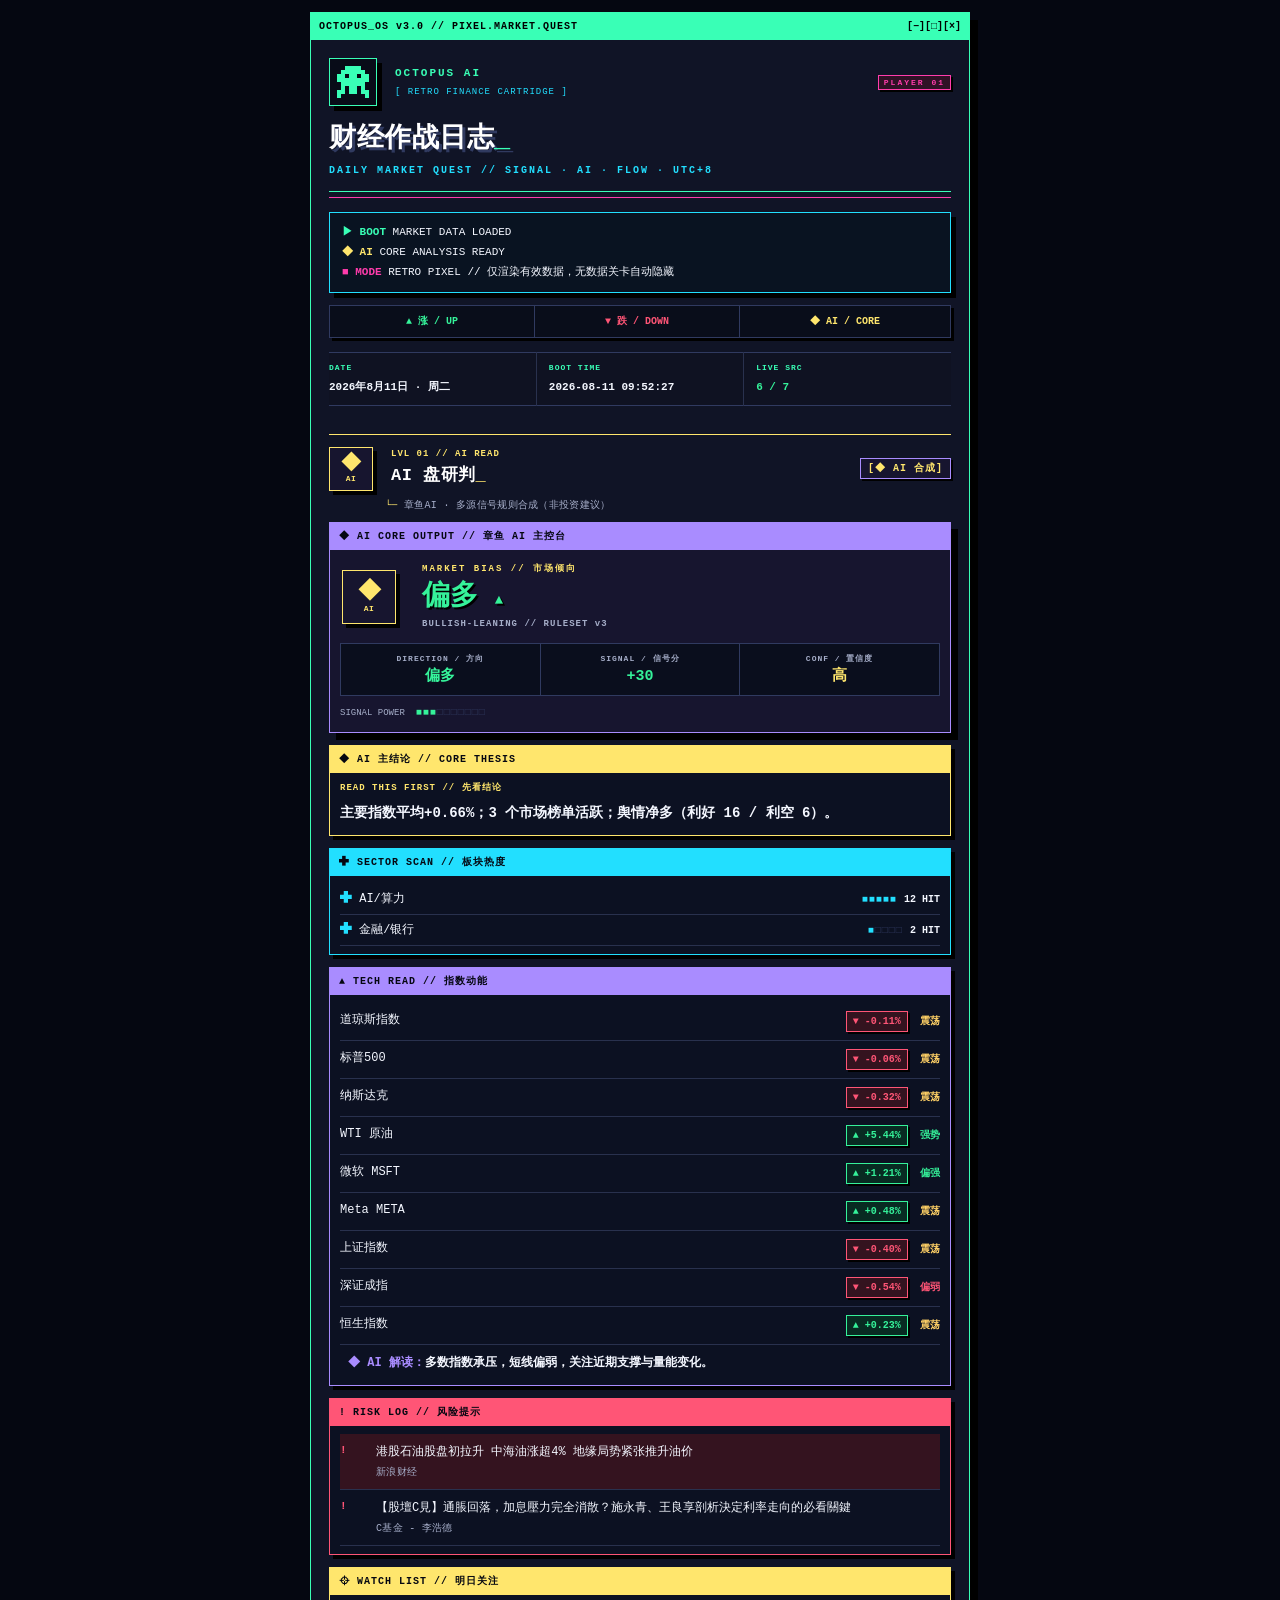
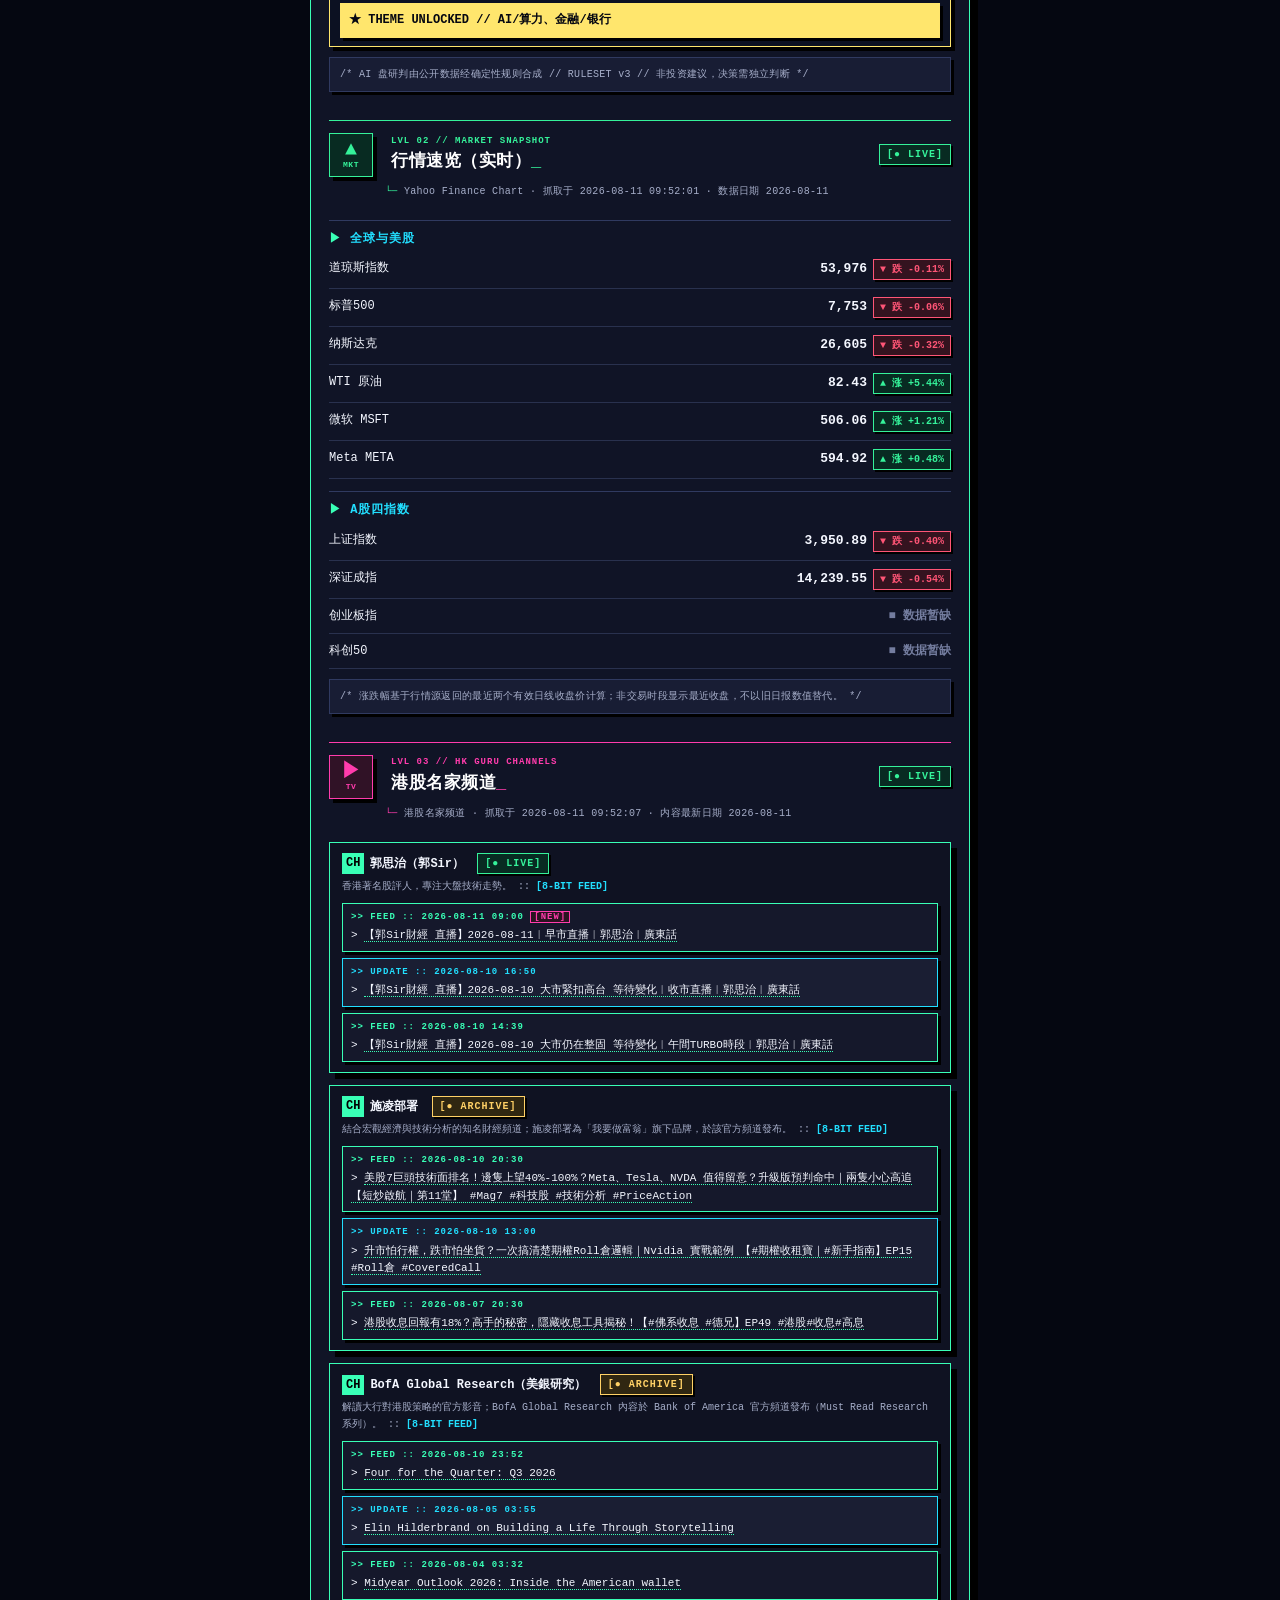
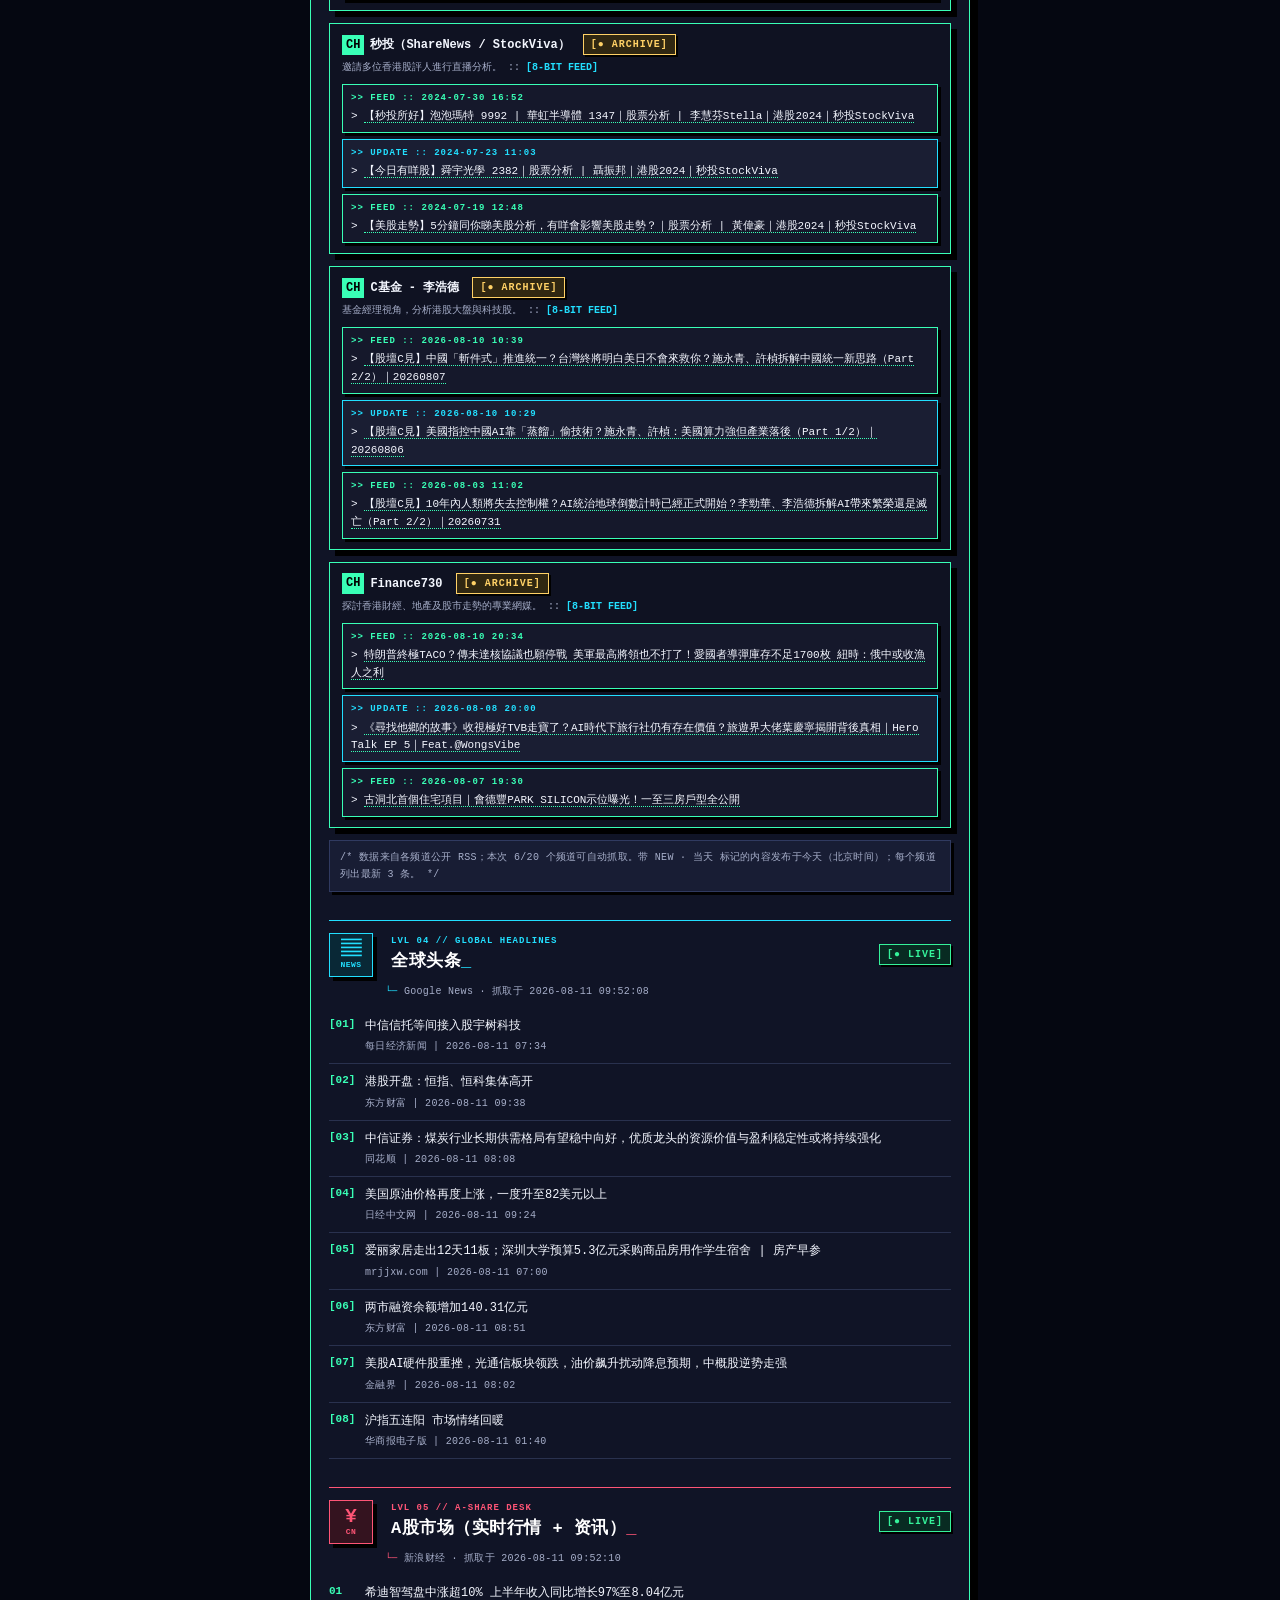
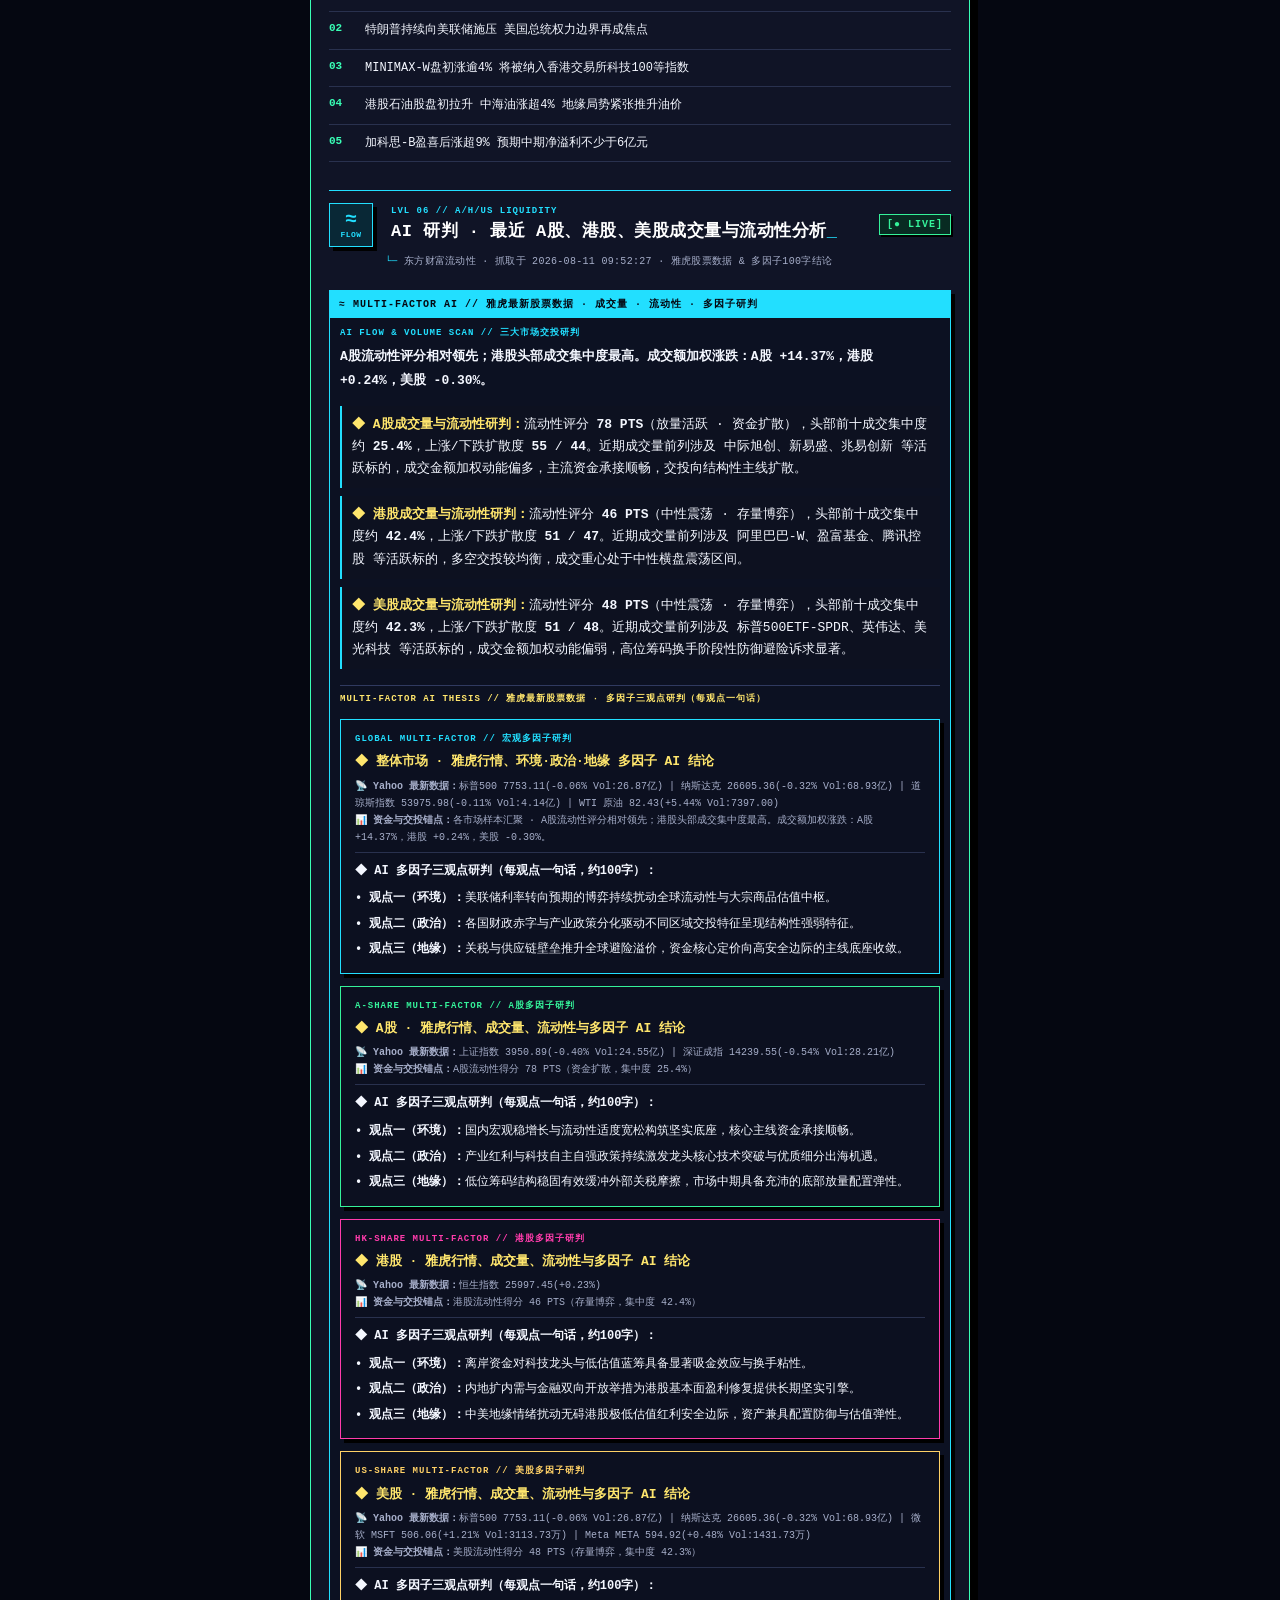
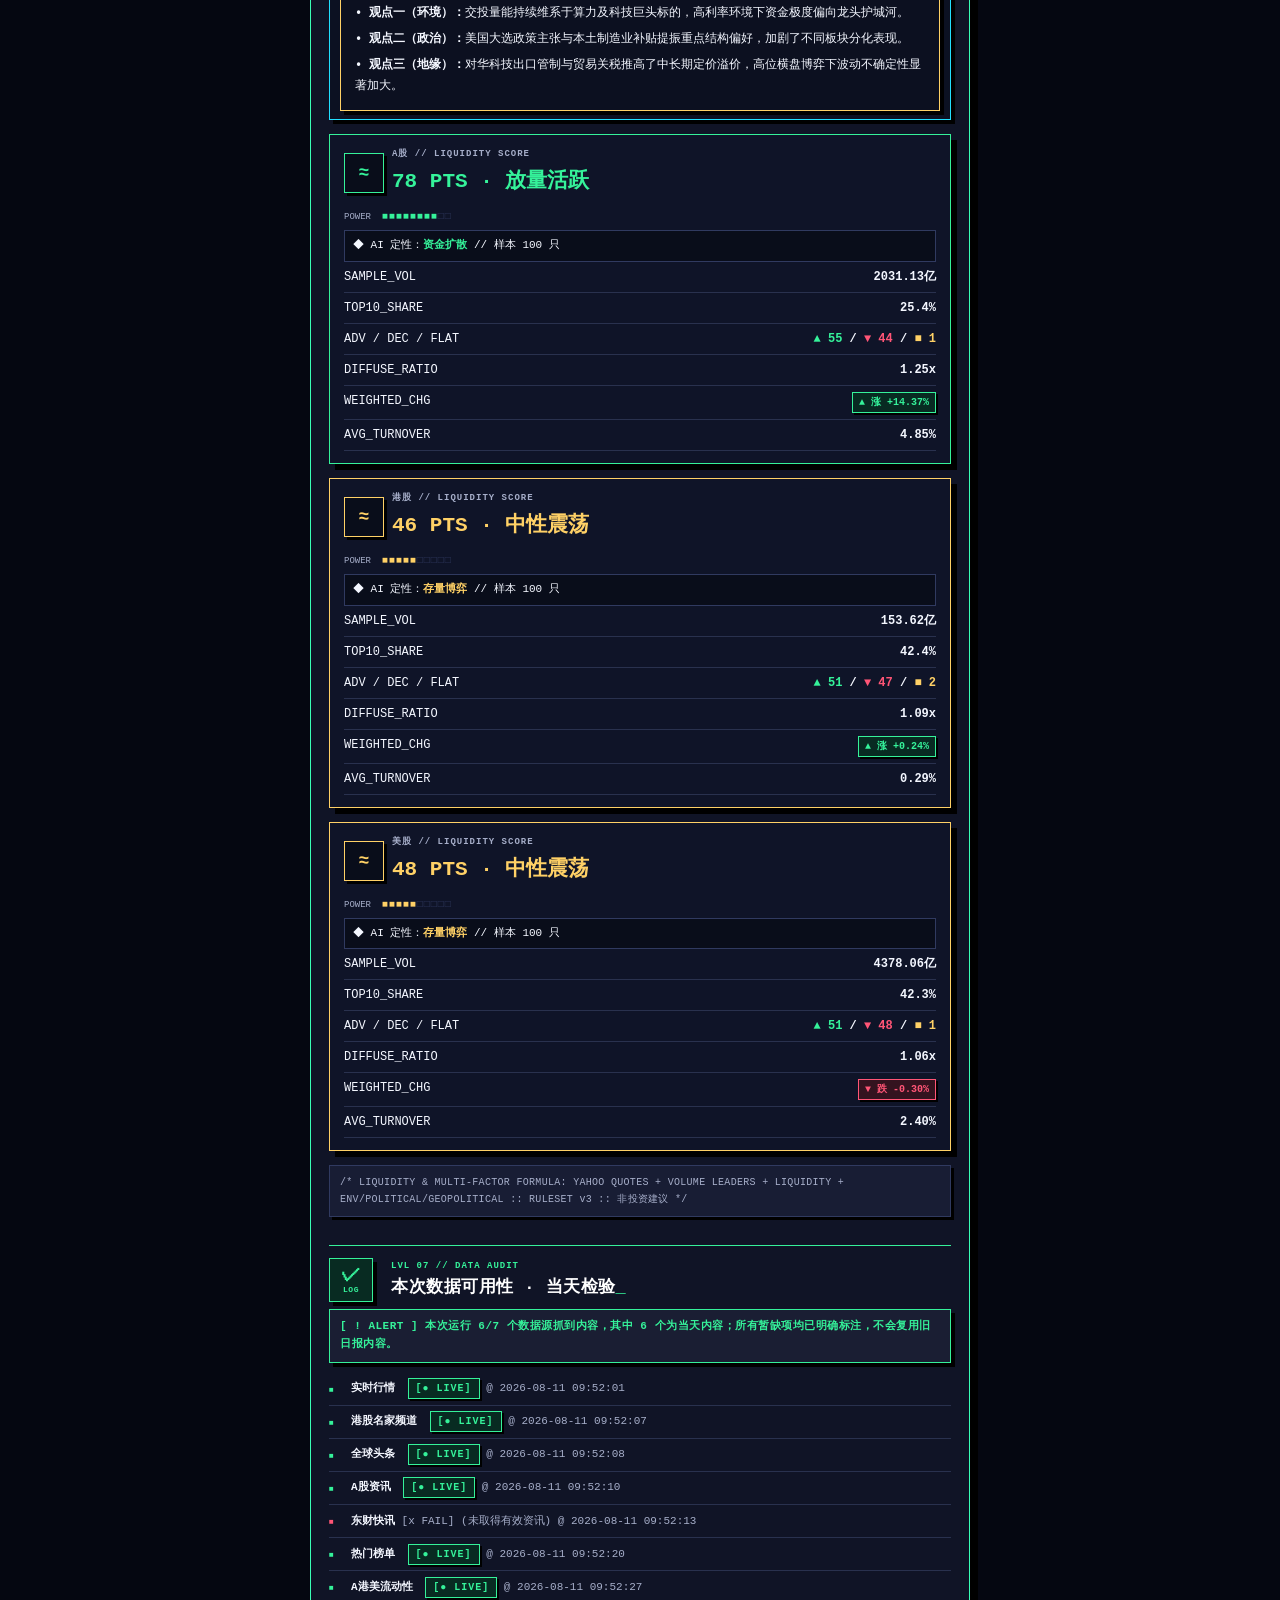
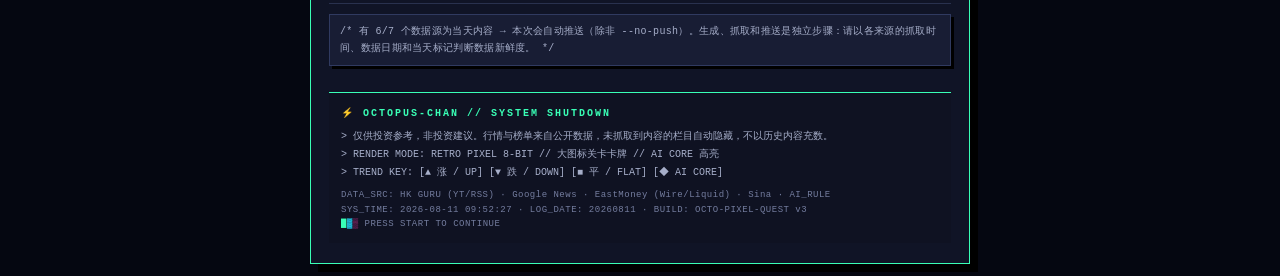
<file: output/daily_report_20260811.html>
<!DOCTYPE html>
<html lang="zh-CN">
<head>
<meta charset="UTF-8">
<meta name="viewport" content="width=device-width,initial-scale=1,maximum-scale=1,user-scalable=no">
<meta name="octopus-report-date" content="20260811">
<meta name="octopus-generated-at" content="2026-08-11 09:52:27">
<meta name="octopus-today-sources" content="6">
<meta name="octopus-total-sources" content="7">
<title>章鱼AI · 财经作战日志 | RETRO PIXEL EDITION</title>
</head>
<body style="margin:0;padding:0;background:#050711;font-family:'Courier New', Courier, 'Lucida Console', monospace, PingFang SC, Microsoft YaHei, sans-serif;color:#F4F7FF;font-size:13px;line-height:1.7;-webkit-text-size-adjust:100%;">

<table width="100%" cellpadding="0" cellspacing="0" style="border-collapse:collapse;max-width:680px;margin:0 auto;background:#050711;">
<tr><td style="padding:12px 10px;">

<!-- 外框：像素终端窗口 -->
<table width="100%" cellpadding="0" cellspacing="0" style="border-collapse:collapse;background:#101426;border:1px solid #39FFB6;box-shadow:8px 8px 0 #000;">
<tr><td style="padding:0;">

<!-- 标题栏：像 8-bit 窗口 title bar -->
<table width="100%" cellpadding="0" cellspacing="0" style="border-collapse:collapse;background:#39FFB6;"><tr>
<td style="padding:5px 8px;font-family:'Courier New', Courier, monospace;font-size:10px;font-weight:900;color:#000;letter-spacing:1px;">OCTOPUS_OS v3.0 // PIXEL.MARKET.QUEST</td>
<td align="right" style="padding:5px 8px;font-family:'Courier New', Courier, monospace;font-size:10px;font-weight:900;color:#000;">[−][□][×]</td>
</tr></table>

<div style="padding:18px 18px 20px;">

<!-- 刊头 masthead：纯 HTML 像素章鱼 + 游戏卡带标题 -->
<table width="100%" cellpadding="0" cellspacing="0" style="border-collapse:collapse;">
<tr>
<td width="56" valign="middle" style="padding-right:10px;">
<table width="48" height="48" cellpadding="0" cellspacing="0" style="border-collapse:collapse;border:1px solid #39FFB6;background:#080C18;box-shadow:5px 5px 0 #000;"><tr><td align="center" valign="middle"><table role="img" aria-label="章鱼像素图标" cellpadding="0" cellspacing="0" style="border-collapse:collapse;margin:0 auto;font-size:0;line-height:0;"><tr><td width="4" height="4">&nbsp;</td><td width="4" height="4">&nbsp;</td><td width="4" height="4" bgcolor="#39FFB6">&nbsp;</td><td width="4" height="4" bgcolor="#39FFB6">&nbsp;</td><td width="4" height="4" bgcolor="#39FFB6">&nbsp;</td><td width="4" height="4" bgcolor="#39FFB6">&nbsp;</td><td width="4" height="4">&nbsp;</td><td width="4" height="4">&nbsp;</td></tr><tr><td width="4" height="4">&nbsp;</td><td width="4" height="4" bgcolor="#39FFB6">&nbsp;</td><td width="4" height="4" bgcolor="#39FFB6">&nbsp;</td><td width="4" height="4" bgcolor="#39FFB6">&nbsp;</td><td width="4" height="4" bgcolor="#39FFB6">&nbsp;</td><td width="4" height="4" bgcolor="#39FFB6">&nbsp;</td><td width="4" height="4" bgcolor="#39FFB6">&nbsp;</td><td width="4" height="4">&nbsp;</td></tr><tr><td width="4" height="4" bgcolor="#39FFB6">&nbsp;</td><td width="4" height="4" bgcolor="#39FFB6">&nbsp;</td><td width="4" height="4" bgcolor="#050711">&nbsp;</td><td width="4" height="4" bgcolor="#39FFB6">&nbsp;</td><td width="4" height="4" bgcolor="#39FFB6">&nbsp;</td><td width="4" height="4" bgcolor="#050711">&nbsp;</td><td width="4" height="4" bgcolor="#39FFB6">&nbsp;</td><td width="4" height="4" bgcolor="#39FFB6">&nbsp;</td></tr><tr><td width="4" height="4" bgcolor="#39FFB6">&nbsp;</td><td width="4" height="4" bgcolor="#39FFB6">&nbsp;</td><td width="4" height="4" bgcolor="#39FFB6">&nbsp;</td><td width="4" height="4" bgcolor="#39FFB6">&nbsp;</td><td width="4" height="4" bgcolor="#39FFB6">&nbsp;</td><td width="4" height="4" bgcolor="#39FFB6">&nbsp;</td><td width="4" height="4" bgcolor="#39FFB6">&nbsp;</td><td width="4" height="4" bgcolor="#39FFB6">&nbsp;</td></tr><tr><td width="4" height="4">&nbsp;</td><td width="4" height="4" bgcolor="#39FFB6">&nbsp;</td><td width="4" height="4" bgcolor="#39FFB6">&nbsp;</td><td width="4" height="4" bgcolor="#39FFB6">&nbsp;</td><td width="4" height="4" bgcolor="#39FFB6">&nbsp;</td><td width="4" height="4" bgcolor="#39FFB6">&nbsp;</td><td width="4" height="4" bgcolor="#39FFB6">&nbsp;</td><td width="4" height="4">&nbsp;</td></tr><tr><td width="4" height="4">&nbsp;</td><td width="4" height="4" bgcolor="#39FFB6">&nbsp;</td><td width="4" height="4">&nbsp;</td><td width="4" height="4" bgcolor="#39FFB6">&nbsp;</td><td width="4" height="4" bgcolor="#39FFB6">&nbsp;</td><td width="4" height="4">&nbsp;</td><td width="4" height="4" bgcolor="#39FFB6">&nbsp;</td><td width="4" height="4">&nbsp;</td></tr><tr><td width="4" height="4" bgcolor="#39FFB6">&nbsp;</td><td width="4" height="4" bgcolor="#39FFB6">&nbsp;</td><td width="4" height="4">&nbsp;</td><td width="4" height="4" bgcolor="#39FFB6">&nbsp;</td><td width="4" height="4" bgcolor="#39FFB6">&nbsp;</td><td width="4" height="4">&nbsp;</td><td width="4" height="4" bgcolor="#39FFB6">&nbsp;</td><td width="4" height="4" bgcolor="#39FFB6">&nbsp;</td></tr><tr><td width="4" height="4" bgcolor="#39FFB6">&nbsp;</td><td width="4" height="4">&nbsp;</td><td width="4" height="4">&nbsp;</td><td width="4" height="4">&nbsp;</td><td width="4" height="4">&nbsp;</td><td width="4" height="4">&nbsp;</td><td width="4" height="4">&nbsp;</td><td width="4" height="4" bgcolor="#39FFB6">&nbsp;</td></tr></table></td></tr></table>
</td>
<td valign="middle"><div style="font-size:11px;color:#39FFB6;font-weight:900;letter-spacing:2px;font-family:'Courier New', Courier, monospace;">OCTOPUS AI</div><div style="font-size:9px;color:#22DFFF;letter-spacing:1px;font-family:'Courier New', Courier, monospace;padding-top:3px;">[ RETRO FINANCE CARTRIDGE ]</div></td>
<td align="right" valign="middle"><span style="font-size:8px;font-weight:900;color:#FF3CAC;letter-spacing:2px;font-family:'Courier New', Courier, monospace;border:1px solid #FF3CAC;padding:2px 5px;background:#301226;box-shadow:2px 2px 0 #000;">PLAYER 01</span></td>
</tr>
</table>

<div style="font-size:27px;font-weight:900;color:#FFFFFF;letter-spacing:.5px;line-height:1.3;padding-top:16px;font-family:'Courier New', Courier, monospace;text-shadow:3px 3px 0 #303A60;">财经作战日志<span style="color:#39FFB6;">_</span></div>
<div style="font-size:10px;font-weight:900;color:#22DFFF;letter-spacing:2px;padding-top:5px;font-family:'Courier New', Courier, monospace;">DAILY MARKET QUEST // SIGNAL · AI · FLOW · UTC+8</div>
<div style="margin-top:12px;border-top:1px solid #39FFB6;border-bottom:1px solid #FF3CAC;height:5px;font-size:0;line-height:0;"><span style="color:#39FFB6;">■■■■</span></div>

<!-- 导语：终端开机文字 -->
<div style="margin-top:14px;border:1px solid #22DFFF;background:#091321;padding:10px 12px;font-size:11px;color:#F4F7FF;line-height:1.8;font-family:'Courier New', Courier, monospace;box-shadow:5px 5px 0 #000;">
<span style="color:#39FFB6;font-weight:900;">▶ BOOT</span> MARKET DATA LOADED<br>
<span style="color:#FFE66D;font-weight:900;">◆ AI</span> CORE ANALYSIS READY<br>
<span style="color:#FF3CAC;font-weight:900;">■ MODE</span> RETRO PIXEL // 仅渲染有效数据，无数据关卡自动隐藏
</div>

<!-- 视觉图例：颜色 + 方向符号双重编码 -->
<table width="100%" cellpadding="0" cellspacing="0" style="border-collapse:collapse;margin-top:12px;border:1px solid #303A60;background:#090D1A;box-shadow:3px 3px 0 #000;">
<tr>
<td width="33%" align="center" style="padding:7px 3px;border-right:1px solid #303A60;font-family:'Courier New', Courier, monospace;font-size:10px;font-weight:900;color:#35F29A;">▲ 涨 / UP</td>
<td width="33%" align="center" style="padding:7px 3px;border-right:1px solid #303A60;font-family:'Courier New', Courier, monospace;font-size:10px;font-weight:900;color:#FF5576;">▼ 跌 / DOWN</td>
<td width="34%" align="center" style="padding:7px 3px;font-family:'Courier New', Courier, monospace;font-size:10px;font-weight:900;color:#FFE66D;">◆ AI / CORE</td>
</tr>
</table>

<!-- 期号元信息栅格：像状态栏 -->
<table width="100%" cellpadding="0" cellspacing="0" style="border-collapse:collapse;border-top:1px solid #303A60;border-bottom:1px solid #303A60;margin-top:14px;background:#0F1222;">
<tr>
<td width="33%" valign="top" style="padding:8px 0;"><div style="padding-left:0;"><div style="font-size:8px;font-weight:900;color:#39FFB6;letter-spacing:1px;font-family:'Courier New', Courier, monospace;">DATE</div><div style="font-size:11px;font-weight:900;color:#F4F7FF;padding-top:3px;font-family:'Courier New', Courier, monospace;font-variant-numeric:tabular-nums;">2026年8月11日 · 周二</div></div></td>
<td width="33%" valign="top" style="padding:8px 0;border-left:1px solid #29314E;"><div style="padding-left:12px;"><div style="font-size:8px;font-weight:900;color:#39FFB6;letter-spacing:1px;font-family:'Courier New', Courier, monospace;">BOOT TIME</div><div style="font-size:11px;font-weight:900;color:#F4F7FF;padding-top:3px;font-family:'Courier New', Courier, monospace;font-variant-numeric:tabular-nums;">2026-08-11 09:52:27</div></div></td>
<td width="33%" valign="top" style="padding:8px 0;border-left:1px solid #29314E;"><div style="padding-left:12px;"><div style="font-size:8px;font-weight:900;color:#39FFB6;letter-spacing:1px;font-family:'Courier New', Courier, monospace;">LIVE SRC</div><div style="font-size:11px;font-weight:900;color:#35F29A;padding-top:3px;font-family:'Courier New', Courier, monospace;font-variant-numeric:tabular-nums;">6 / 7</div></div></td>
</tr>
</table>

<!-- 内容关卡列表 -->

<div style="border-top:1px solid #FFE66D;margin-top:28px;padding-top:12px;">
<table width="100%" cellpadding="0" cellspacing="0" style="border-collapse:collapse;">
<tr>
<td width="52" valign="middle" style="padding-right:10px;"><table width="44" height="44" cellpadding="0" cellspacing="0" style="width:44px;height:44px;border-collapse:collapse;border:1px solid #FFE66D;background:#17152F;box-shadow:4px 4px 0 #000;"><tr><td align="center" valign="middle" style="padding:2px;color:#FFE66D;font-family:'Courier New', Courier, monospace;font-weight:900;line-height:1;"><div style="font-size:20px;line-height:20px;">◆</div><div style="font-size:8px;line-height:10px;letter-spacing:.5px;">AI</div></td></tr></table></td>
<td valign="middle">
<div style="font-family:'Courier New', Courier, monospace;font-size:9px;font-weight:900;color:#FFE66D;letter-spacing:1px;line-height:1.3;">LVL 01 // AI READ</div>
<div style="font-size:17px;font-weight:900;color:#FFFFFF;letter-spacing:.5px;padding-top:4px;line-height:1.35;font-family:'Courier New', Courier, monospace;">AI 盘研判<span style="color:#FFE66D;">_</span></div>
</td>
<td align="right" valign="middle" style="padding-left:6px;"><span style="display:inline-block;border:1px solid #A98CFF;color:#FFE66D;background:#17152F;padding:1px 7px;margin-left:6px;font-size:10px;font-weight:900;font-family:'Courier New', Courier, monospace;letter-spacing:1px;line-height:17px;box-shadow:2px 2px 0 #000;vertical-align:middle;white-space:nowrap;">[◆ AI 合成]</span></td>
</tr>
</table>
<div style="font-size:10px;color:#A6AEC9;letter-spacing:.3px;padding:7px 0 8px 56px;line-height:1.6;font-family:'Courier New', Courier, monospace;"><span style="color:#FFE66D;">└─</span> 章鱼AI · 多源信号规则合成（非投资建议）</div>
<table width="100%" cellpadding="0" cellspacing="0" style="border-collapse:collapse;border:1px solid #A98CFF;background:#17152F;box-shadow:7px 7px 0 #000;"><tr><td colspan="2" style="padding:5px 9px;background:#A98CFF;color:#050711;font-size:10px;font-weight:900;font-family:'Courier New', Courier, monospace;letter-spacing:1px;">◆ AI CORE OUTPUT // 章鱼 AI 主控台</td></tr><tr><td width="68" valign="middle" style="padding:12px 4px 10px 12px;"><table width="54" height="54" cellpadding="0" cellspacing="0" style="width:54px;height:54px;border-collapse:collapse;border:1px solid #FFE66D;background:#17152F;box-shadow:4px 4px 0 #000;"><tr><td align="center" valign="middle" style="padding:2px;color:#FFE66D;font-family:'Courier New', Courier, monospace;font-weight:900;line-height:1;"><div style="font-size:23px;line-height:23px;">◆</div><div style="font-size:8px;line-height:10px;letter-spacing:.5px;">AI</div></td></tr></table></td><td valign="middle" style="padding:12px 12px 10px 8px;"><div style="font-size:9px;color:#FFE66D;font-family:'Courier New', Courier, monospace;font-weight:900;letter-spacing:2px;">MARKET BIAS // 市场倾向</div><div style="font-size:28px;color:#35F29A;font-family:'Courier New', Courier, monospace;font-weight:900;line-height:1.15;padding-top:4px;text-shadow:2px 2px 0 #000;">偏多 <span style="font-size:14px;">▲</span></div><div style="font-size:9px;color:#A6AEC9;font-family:'Courier New', Courier, monospace;font-weight:900;letter-spacing:1px;padding-top:4px;">BULLISH-LEANING // RULESET v3</div></td></tr><tr><td colspan="2" style="padding:0 10px 11px;"><table width="100%" cellpadding="0" cellspacing="0" style="border-collapse:collapse;border:1px solid #303A60;background:#0A0E1D;"><tr><td width="33%" valign="top" style="padding:8px 6px;text-align:center;"><div style="font-size:8px;color:#A6AEC9;font-family:'Courier New', Courier, monospace;font-weight:900;letter-spacing:1px;">DIRECTION / 方向</div><div style="font-size:15px;color:#35F29A;font-family:'Courier New', Courier, monospace;font-weight:900;padding-top:3px;line-height:1.25;">偏多</div></td><td width="33%" valign="top" style="padding:8px 6px;border-left:1px solid #303A60;text-align:center;"><div style="font-size:8px;color:#A6AEC9;font-family:'Courier New', Courier, monospace;font-weight:900;letter-spacing:1px;">SIGNAL / 信号分</div><div style="font-size:15px;color:#35F29A;font-family:'Courier New', Courier, monospace;font-weight:900;padding-top:3px;line-height:1.25;">+30</div></td><td width="33%" valign="top" style="padding:8px 6px;border-left:1px solid #303A60;text-align:center;"><div style="font-size:8px;color:#A6AEC9;font-family:'Courier New', Courier, monospace;font-weight:900;letter-spacing:1px;">CONF / 置信度</div><div style="font-size:15px;color:#FFE66D;font-family:'Courier New', Courier, monospace;font-weight:900;padding-top:3px;line-height:1.25;">高</div></td></tr></table><div style="padding-top:8px;font-size:9px;color:#A6AEC9;font-family:'Courier New', Courier, monospace;">SIGNAL POWER&nbsp; <span style="color:#35F29A;font-family:'Courier New', Courier, monospace;font-size:10px;letter-spacing:1px;">■■■</span><span style="color:#303A60;font-family:'Courier New', Courier, monospace;font-size:10px;letter-spacing:1px;">□□□□□□□</span></div></td></tr></table><table width="100%" cellpadding="0" cellspacing="0" style="border-collapse:collapse;margin-top:12px;border:1px solid #FFE66D;background:#0C1122;box-shadow:4px 4px 0 #000;"><tr><td style="padding:5px 9px;background:#FFE66D;color:#050711;font-size:10px;font-weight:900;font-family:'Courier New', Courier, monospace;letter-spacing:1px;">◆ AI 主结论 // CORE THESIS</td></tr><tr><td style="padding:8px 10px;"><div style="font-size:9px;color:#FFE66D;font-weight:900;font-family:'Courier New', Courier, monospace;letter-spacing:1px;">READ THIS FIRST // 先看结论</div><div style="font-size:14px;color:#F4F7FF;font-weight:900;line-height:1.9;font-family:'Courier New', Courier, monospace;padding-top:4px;">主要指数平均+0.66%；3 个市场榜单活跃；舆情净多（利好 16 / 利空 6）。</div></td></tr></table><table width="100%" cellpadding="0" cellspacing="0" style="border-collapse:collapse;margin-top:12px;border:1px solid #22DFFF;background:#0C1122;box-shadow:4px 4px 0 #000;"><tr><td style="padding:5px 9px;background:#22DFFF;color:#050711;font-size:10px;font-weight:900;font-family:'Courier New', Courier, monospace;letter-spacing:1px;">✚ SECTOR SCAN // 板块热度</td></tr><tr><td style="padding:8px 10px;"><table width="100%" cellpadding="0" cellspacing="0" style="border-collapse:collapse;"><tr><td style="padding:6px 0;border-bottom:1px solid #29314E;font-size:12px;color:#F4F7FF;vertical-align:top;line-height:1.5;font-family:'Courier New', Courier, monospace;" width="46%"><span style="color:#22DFFF;font-weight:900;">✚</span> AI/算力</td><td style="padding:6px 0;border-bottom:1px solid #29314E;font-size:12px;font-weight:900;color:#F4F7FF;text-align:right;line-height:1.5;font-variant-numeric:tabular-nums;font-family:'Courier New', Courier, monospace;" width="54%"><span style="color:#22DFFF;font-family:'Courier New', Courier, monospace;font-size:10px;letter-spacing:1px;">■■■■■</span><span style="color:#303A60;font-family:'Courier New', Courier, monospace;font-size:10px;letter-spacing:1px;"></span> <span style="color:#F4F7FF;font-size:10px;">12 HIT</span></td></tr><tr><td style="padding:6px 0;border-bottom:1px solid #29314E;font-size:12px;color:#F4F7FF;vertical-align:top;line-height:1.5;font-family:'Courier New', Courier, monospace;" width="46%"><span style="color:#22DFFF;font-weight:900;">✚</span> 金融/银行</td><td style="padding:6px 0;border-bottom:1px solid #29314E;font-size:12px;font-weight:900;color:#F4F7FF;text-align:right;line-height:1.5;font-variant-numeric:tabular-nums;font-family:'Courier New', Courier, monospace;" width="54%"><span style="color:#22DFFF;font-family:'Courier New', Courier, monospace;font-size:10px;letter-spacing:1px;">■</span><span style="color:#303A60;font-family:'Courier New', Courier, monospace;font-size:10px;letter-spacing:1px;">□□□□</span> <span style="color:#F4F7FF;font-size:10px;">2 HIT</span></td></tr></table></td></tr></table><table width="100%" cellpadding="0" cellspacing="0" style="border-collapse:collapse;margin-top:12px;border:1px solid #A98CFF;background:#0C1122;box-shadow:4px 4px 0 #000;"><tr><td style="padding:5px 9px;background:#A98CFF;color:#050711;font-size:10px;font-weight:900;font-family:'Courier New', Courier, monospace;letter-spacing:1px;">▲ TECH READ // 指数动能</td></tr><tr><td style="padding:8px 10px;"><table width="100%" cellpadding="0" cellspacing="0" style="border-collapse:collapse;"><tr><td style="padding:8px 0;border-bottom:1px solid #29314E;font-size:12px;color:#F4F7FF;vertical-align:top;line-height:1.5;font-family:'Courier New', Courier, monospace;" width="46%">道琼斯指数</td><td style="padding:8px 0;border-bottom:1px solid #29314E;font-size:12px;font-weight:900;color:#FFD166;text-align:right;line-height:1.5;font-variant-numeric:tabular-nums;font-family:'Courier New', Courier, monospace;" width="54%"><span style="display:inline-block;border:1px solid #FF5576;background:#34131F;color:#FF5576;padding:1px 6px;font-size:10px;font-weight:900;line-height:17px;font-family:'Courier New', Courier, monospace;box-shadow:2px 2px 0 #000;white-space:nowrap;">▼ -0.11%</span> <span style="display:inline-block;color:#FFD166;font-size:10px;font-weight:900;padding-left:5px;">震荡</span></td></tr><tr><td style="padding:8px 0;border-bottom:1px solid #29314E;font-size:12px;color:#F4F7FF;vertical-align:top;line-height:1.5;font-family:'Courier New', Courier, monospace;" width="46%">标普500</td><td style="padding:8px 0;border-bottom:1px solid #29314E;font-size:12px;font-weight:900;color:#FFD166;text-align:right;line-height:1.5;font-variant-numeric:tabular-nums;font-family:'Courier New', Courier, monospace;" width="54%"><span style="display:inline-block;border:1px solid #FF5576;background:#34131F;color:#FF5576;padding:1px 6px;font-size:10px;font-weight:900;line-height:17px;font-family:'Courier New', Courier, monospace;box-shadow:2px 2px 0 #000;white-space:nowrap;">▼ -0.06%</span> <span style="display:inline-block;color:#FFD166;font-size:10px;font-weight:900;padding-left:5px;">震荡</span></td></tr><tr><td style="padding:8px 0;border-bottom:1px solid #29314E;font-size:12px;color:#F4F7FF;vertical-align:top;line-height:1.5;font-family:'Courier New', Courier, monospace;" width="46%">纳斯达克</td><td style="padding:8px 0;border-bottom:1px solid #29314E;font-size:12px;font-weight:900;color:#FFD166;text-align:right;line-height:1.5;font-variant-numeric:tabular-nums;font-family:'Courier New', Courier, monospace;" width="54%"><span style="display:inline-block;border:1px solid #FF5576;background:#34131F;color:#FF5576;padding:1px 6px;font-size:10px;font-weight:900;line-height:17px;font-family:'Courier New', Courier, monospace;box-shadow:2px 2px 0 #000;white-space:nowrap;">▼ -0.32%</span> <span style="display:inline-block;color:#FFD166;font-size:10px;font-weight:900;padding-left:5px;">震荡</span></td></tr><tr><td style="padding:8px 0;border-bottom:1px solid #29314E;font-size:12px;color:#F4F7FF;vertical-align:top;line-height:1.5;font-family:'Courier New', Courier, monospace;" width="46%">WTI 原油</td><td style="padding:8px 0;border-bottom:1px solid #29314E;font-size:12px;font-weight:900;color:#35F29A;text-align:right;line-height:1.5;font-variant-numeric:tabular-nums;font-family:'Courier New', Courier, monospace;" width="54%"><span style="display:inline-block;border:1px solid #35F29A;background:#082B22;color:#35F29A;padding:1px 6px;font-size:10px;font-weight:900;line-height:17px;font-family:'Courier New', Courier, monospace;box-shadow:2px 2px 0 #000;white-space:nowrap;">▲ +5.44%</span> <span style="display:inline-block;color:#35F29A;font-size:10px;font-weight:900;padding-left:5px;">强势</span></td></tr><tr><td style="padding:8px 0;border-bottom:1px solid #29314E;font-size:12px;color:#F4F7FF;vertical-align:top;line-height:1.5;font-family:'Courier New', Courier, monospace;" width="46%">微软 MSFT</td><td style="padding:8px 0;border-bottom:1px solid #29314E;font-size:12px;font-weight:900;color:#35F29A;text-align:right;line-height:1.5;font-variant-numeric:tabular-nums;font-family:'Courier New', Courier, monospace;" width="54%"><span style="display:inline-block;border:1px solid #35F29A;background:#082B22;color:#35F29A;padding:1px 6px;font-size:10px;font-weight:900;line-height:17px;font-family:'Courier New', Courier, monospace;box-shadow:2px 2px 0 #000;white-space:nowrap;">▲ +1.21%</span> <span style="display:inline-block;color:#35F29A;font-size:10px;font-weight:900;padding-left:5px;">偏强</span></td></tr><tr><td style="padding:8px 0;border-bottom:1px solid #29314E;font-size:12px;color:#F4F7FF;vertical-align:top;line-height:1.5;font-family:'Courier New', Courier, monospace;" width="46%">Meta META</td><td style="padding:8px 0;border-bottom:1px solid #29314E;font-size:12px;font-weight:900;color:#FFD166;text-align:right;line-height:1.5;font-variant-numeric:tabular-nums;font-family:'Courier New', Courier, monospace;" width="54%"><span style="display:inline-block;border:1px solid #35F29A;background:#082B22;color:#35F29A;padding:1px 6px;font-size:10px;font-weight:900;line-height:17px;font-family:'Courier New', Courier, monospace;box-shadow:2px 2px 0 #000;white-space:nowrap;">▲ +0.48%</span> <span style="display:inline-block;color:#FFD166;font-size:10px;font-weight:900;padding-left:5px;">震荡</span></td></tr><tr><td style="padding:8px 0;border-bottom:1px solid #29314E;font-size:12px;color:#F4F7FF;vertical-align:top;line-height:1.5;font-family:'Courier New', Courier, monospace;" width="46%">上证指数</td><td style="padding:8px 0;border-bottom:1px solid #29314E;font-size:12px;font-weight:900;color:#FFD166;text-align:right;line-height:1.5;font-variant-numeric:tabular-nums;font-family:'Courier New', Courier, monospace;" width="54%"><span style="display:inline-block;border:1px solid #FF5576;background:#34131F;color:#FF5576;padding:1px 6px;font-size:10px;font-weight:900;line-height:17px;font-family:'Courier New', Courier, monospace;box-shadow:2px 2px 0 #000;white-space:nowrap;">▼ -0.40%</span> <span style="display:inline-block;color:#FFD166;font-size:10px;font-weight:900;padding-left:5px;">震荡</span></td></tr><tr><td style="padding:8px 0;border-bottom:1px solid #29314E;font-size:12px;color:#F4F7FF;vertical-align:top;line-height:1.5;font-family:'Courier New', Courier, monospace;" width="46%">深证成指</td><td style="padding:8px 0;border-bottom:1px solid #29314E;font-size:12px;font-weight:900;color:#FF5576;text-align:right;line-height:1.5;font-variant-numeric:tabular-nums;font-family:'Courier New', Courier, monospace;" width="54%"><span style="display:inline-block;border:1px solid #FF5576;background:#34131F;color:#FF5576;padding:1px 6px;font-size:10px;font-weight:900;line-height:17px;font-family:'Courier New', Courier, monospace;box-shadow:2px 2px 0 #000;white-space:nowrap;">▼ -0.54%</span> <span style="display:inline-block;color:#FF5576;font-size:10px;font-weight:900;padding-left:5px;">偏弱</span></td></tr><tr><td style="padding:8px 0;border-bottom:1px solid #29314E;font-size:12px;color:#F4F7FF;vertical-align:top;line-height:1.5;font-family:'Courier New', Courier, monospace;" width="46%">恒生指数</td><td style="padding:8px 0;border-bottom:1px solid #29314E;font-size:12px;font-weight:900;color:#FFD166;text-align:right;line-height:1.5;font-variant-numeric:tabular-nums;font-family:'Courier New', Courier, monospace;" width="54%"><span style="display:inline-block;border:1px solid #35F29A;background:#082B22;color:#35F29A;padding:1px 6px;font-size:10px;font-weight:900;line-height:17px;font-family:'Courier New', Courier, monospace;box-shadow:2px 2px 0 #000;white-space:nowrap;">▲ +0.23%</span> <span style="display:inline-block;color:#FFD166;font-size:10px;font-weight:900;padding-left:5px;">震荡</span></td></tr></table><div style="font-size:12px;color:#F4F7FF;padding:8px 8px 2px;line-height:1.8;font-family:'Courier New', Courier, monospace;font-weight:700;"><span style="color:#A98CFF;font-weight:900;">◆ AI 解读：</span>多数指数承压，短线偏弱，关注近期支撑与量能变化。</div></td></tr></table><table width="100%" cellpadding="0" cellspacing="0" style="border-collapse:collapse;margin-top:12px;border:1px solid #FF5576;background:#0C1122;box-shadow:4px 4px 0 #000;"><tr><td style="padding:5px 9px;background:#FF5576;color:#050711;font-size:10px;font-weight:900;font-family:'Courier New', Courier, monospace;letter-spacing:1px;">! RISK LOG // 风险提示</td></tr><tr><td style="padding:8px 10px;"><table width="100%" cellpadding="0" cellspacing="0" style="border-collapse:collapse;background:#34131F;"><tr><td width="32" valign="top" style="padding:8px 4px 8px 0;border-bottom:1px solid #29314E;font-size:11px;font-weight:900;color:#FF5576;line-height:1.6;font-family:'Courier New', Courier, monospace;">!</td><td style="padding:8px 0;border-bottom:1px solid #29314E;font-size:12px;color:#F4F7FF;line-height:1.7;font-family:'Courier New', Courier, monospace;">港股石油股盘初拉升 中海油涨超4% 地缘局势紧张推升油价<div style="font-size:10px;color:#A6AEC9;letter-spacing:.3px;padding-top:3px;line-height:1.6;font-family:'Courier New', Courier, monospace;">新浪财经</div></td></tr></table><table width="100%" cellpadding="0" cellspacing="0" style="border-collapse:collapse;background:transparent;"><tr><td width="32" valign="top" style="padding:8px 4px 8px 0;border-bottom:1px solid #29314E;font-size:11px;font-weight:900;color:#FF5576;line-height:1.6;font-family:'Courier New', Courier, monospace;">!</td><td style="padding:8px 0;border-bottom:1px solid #29314E;font-size:12px;color:#F4F7FF;line-height:1.7;font-family:'Courier New', Courier, monospace;">【股壇C見】通脹回落，加息壓力完全消散？施永青、王良享剖析決定利率走向的必看關鍵<div style="font-size:10px;color:#A6AEC9;letter-spacing:.3px;padding-top:3px;line-height:1.6;font-family:'Courier New', Courier, monospace;">C基金 - 李浩德</div></td></tr></table></td></tr></table><table width="100%" cellpadding="0" cellspacing="0" style="border-collapse:collapse;margin-top:12px;border:1px solid #FFE66D;background:#0C1122;box-shadow:4px 4px 0 #000;"><tr><td style="padding:5px 9px;background:#FFE66D;color:#050711;font-size:10px;font-weight:900;font-family:'Courier New', Courier, monospace;letter-spacing:1px;">⌖ WATCH LIST // 明日关注</td></tr><tr><td style="padding:8px 10px;"><div style="font-size:12px;color:#050711;font-weight:900;line-height:1.7;font-family:'Courier New', Courier, monospace;background:#FFE66D;padding:7px 9px;box-shadow:3px 3px 0 #000;">★ THEME UNLOCKED // AI/算力、金融/银行</div></td></tr></table><table width="100%" cellpadding="0" cellspacing="0" style="border-collapse:collapse;margin-top:10px;border:1px solid #303A60;background:#181D34;box-shadow:3px 3px 0 #000;"><tr><td style="padding:8px 10px;font-size:10px;color:#A6AEC9;font-family:'Courier New', Courier, monospace;line-height:1.7;letter-spacing:.3px;">/*&nbsp;AI 盘研判由公开数据经确定性规则合成 // RULESET v3 // 非投资建议，决策需独立判断&nbsp;*/</td></tr></table>
</div>
<div style="border-top:1px solid #35F29A;margin-top:28px;padding-top:12px;">
<table width="100%" cellpadding="0" cellspacing="0" style="border-collapse:collapse;">
<tr>
<td width="52" valign="middle" style="padding-right:10px;"><table width="44" height="44" cellpadding="0" cellspacing="0" style="width:44px;height:44px;border-collapse:collapse;border:1px solid #35F29A;background:#082B22;box-shadow:4px 4px 0 #000;"><tr><td align="center" valign="middle" style="padding:2px;color:#35F29A;font-family:'Courier New', Courier, monospace;font-weight:900;line-height:1;"><div style="font-size:20px;line-height:20px;">▲</div><div style="font-size:8px;line-height:10px;letter-spacing:.5px;">MKT</div></td></tr></table></td>
<td valign="middle">
<div style="font-family:'Courier New', Courier, monospace;font-size:9px;font-weight:900;color:#35F29A;letter-spacing:1px;line-height:1.3;">LVL 02 // MARKET SNAPSHOT</div>
<div style="font-size:17px;font-weight:900;color:#FFFFFF;letter-spacing:.5px;padding-top:4px;line-height:1.35;font-family:'Courier New', Courier, monospace;">行情速览（实时）<span style="color:#35F29A;">_</span></div>
</td>
<td align="right" valign="middle" style="padding-left:6px;"><span style="display:inline-block;border:1px solid #35F29A;color:#35F29A;background:#082B22;padding:1px 7px;margin-left:6px;font-size:10px;font-weight:900;font-family:'Courier New', Courier, monospace;letter-spacing:1px;line-height:17px;box-shadow:2px 2px 0 #000;vertical-align:middle;white-space:nowrap;">[● LIVE]</span></td>
</tr>
</table>
<div style="font-size:10px;color:#A6AEC9;letter-spacing:.3px;padding:7px 0 8px 56px;line-height:1.6;font-family:'Courier New', Courier, monospace;"><span style="color:#35F29A;">└─</span> Yahoo Finance Chart · 抓取于 2026-08-11 09:52:01 · 数据日期 2026-08-11</div>
<div style="border-top:1px solid #303A60;margin-top:12px;padding:8px 0 2px;font-size:12px;font-weight:900;color:#22DFFF;letter-spacing:1px;font-family:'Courier New', Courier, monospace;text-transform:uppercase;"><span style="color:#39FFB6;">▶</span> 全球与美股</div><table width="100%" cellpadding="0" cellspacing="0" style="border-collapse:collapse;"><tr><td style="padding:8px 0;border-bottom:1px solid #29314E;font-size:12px;color:#F4F7FF;vertical-align:top;line-height:1.5;font-family:'Courier New', Courier, monospace;" width="46%">道琼斯指数</td><td style="padding:8px 0;border-bottom:1px solid #29314E;font-size:12px;font-weight:900;color:#FF5576;text-align:right;line-height:1.5;font-variant-numeric:tabular-nums;font-family:'Courier New', Courier, monospace;" width="54%"><span style="display:inline-block;color:#F4F7FF;font-size:13px;font-weight:900;font-family:'Courier New', Courier, monospace;padding-right:6px;">53,976</span><span style="display:inline-block;border:1px solid #FF5576;background:#34131F;color:#FF5576;padding:1px 6px;font-size:10px;font-weight:900;line-height:17px;font-family:'Courier New', Courier, monospace;box-shadow:2px 2px 0 #000;white-space:nowrap;">▼ 跌 -0.11%</span></td></tr><tr><td style="padding:8px 0;border-bottom:1px solid #29314E;font-size:12px;color:#F4F7FF;vertical-align:top;line-height:1.5;font-family:'Courier New', Courier, monospace;" width="46%">标普500</td><td style="padding:8px 0;border-bottom:1px solid #29314E;font-size:12px;font-weight:900;color:#FF5576;text-align:right;line-height:1.5;font-variant-numeric:tabular-nums;font-family:'Courier New', Courier, monospace;" width="54%"><span style="display:inline-block;color:#F4F7FF;font-size:13px;font-weight:900;font-family:'Courier New', Courier, monospace;padding-right:6px;">7,753</span><span style="display:inline-block;border:1px solid #FF5576;background:#34131F;color:#FF5576;padding:1px 6px;font-size:10px;font-weight:900;line-height:17px;font-family:'Courier New', Courier, monospace;box-shadow:2px 2px 0 #000;white-space:nowrap;">▼ 跌 -0.06%</span></td></tr><tr><td style="padding:8px 0;border-bottom:1px solid #29314E;font-size:12px;color:#F4F7FF;vertical-align:top;line-height:1.5;font-family:'Courier New', Courier, monospace;" width="46%">纳斯达克</td><td style="padding:8px 0;border-bottom:1px solid #29314E;font-size:12px;font-weight:900;color:#FF5576;text-align:right;line-height:1.5;font-variant-numeric:tabular-nums;font-family:'Courier New', Courier, monospace;" width="54%"><span style="display:inline-block;color:#F4F7FF;font-size:13px;font-weight:900;font-family:'Courier New', Courier, monospace;padding-right:6px;">26,605</span><span style="display:inline-block;border:1px solid #FF5576;background:#34131F;color:#FF5576;padding:1px 6px;font-size:10px;font-weight:900;line-height:17px;font-family:'Courier New', Courier, monospace;box-shadow:2px 2px 0 #000;white-space:nowrap;">▼ 跌 -0.32%</span></td></tr><tr><td style="padding:8px 0;border-bottom:1px solid #29314E;font-size:12px;color:#F4F7FF;vertical-align:top;line-height:1.5;font-family:'Courier New', Courier, monospace;" width="46%">WTI 原油</td><td style="padding:8px 0;border-bottom:1px solid #29314E;font-size:12px;font-weight:900;color:#35F29A;text-align:right;line-height:1.5;font-variant-numeric:tabular-nums;font-family:'Courier New', Courier, monospace;" width="54%"><span style="display:inline-block;color:#F4F7FF;font-size:13px;font-weight:900;font-family:'Courier New', Courier, monospace;padding-right:6px;">82.43</span><span style="display:inline-block;border:1px solid #35F29A;background:#082B22;color:#35F29A;padding:1px 6px;font-size:10px;font-weight:900;line-height:17px;font-family:'Courier New', Courier, monospace;box-shadow:2px 2px 0 #000;white-space:nowrap;">▲ 涨 +5.44%</span></td></tr><tr><td style="padding:8px 0;border-bottom:1px solid #29314E;font-size:12px;color:#F4F7FF;vertical-align:top;line-height:1.5;font-family:'Courier New', Courier, monospace;" width="46%">微软 MSFT</td><td style="padding:8px 0;border-bottom:1px solid #29314E;font-size:12px;font-weight:900;color:#35F29A;text-align:right;line-height:1.5;font-variant-numeric:tabular-nums;font-family:'Courier New', Courier, monospace;" width="54%"><span style="display:inline-block;color:#F4F7FF;font-size:13px;font-weight:900;font-family:'Courier New', Courier, monospace;padding-right:6px;">506.06</span><span style="display:inline-block;border:1px solid #35F29A;background:#082B22;color:#35F29A;padding:1px 6px;font-size:10px;font-weight:900;line-height:17px;font-family:'Courier New', Courier, monospace;box-shadow:2px 2px 0 #000;white-space:nowrap;">▲ 涨 +1.21%</span></td></tr><tr><td style="padding:8px 0;border-bottom:1px solid #29314E;font-size:12px;color:#F4F7FF;vertical-align:top;line-height:1.5;font-family:'Courier New', Courier, monospace;" width="46%">Meta META</td><td style="padding:8px 0;border-bottom:1px solid #29314E;font-size:12px;font-weight:900;color:#35F29A;text-align:right;line-height:1.5;font-variant-numeric:tabular-nums;font-family:'Courier New', Courier, monospace;" width="54%"><span style="display:inline-block;color:#F4F7FF;font-size:13px;font-weight:900;font-family:'Courier New', Courier, monospace;padding-right:6px;">594.92</span><span style="display:inline-block;border:1px solid #35F29A;background:#082B22;color:#35F29A;padding:1px 6px;font-size:10px;font-weight:900;line-height:17px;font-family:'Courier New', Courier, monospace;box-shadow:2px 2px 0 #000;white-space:nowrap;">▲ 涨 +0.48%</span></td></tr></table><div style="border-top:1px solid #303A60;margin-top:12px;padding:8px 0 2px;font-size:12px;font-weight:900;color:#22DFFF;letter-spacing:1px;font-family:'Courier New', Courier, monospace;text-transform:uppercase;"><span style="color:#39FFB6;">▶</span> A股四指数</div><table width="100%" cellpadding="0" cellspacing="0" style="border-collapse:collapse;"><tr><td style="padding:8px 0;border-bottom:1px solid #29314E;font-size:12px;color:#F4F7FF;vertical-align:top;line-height:1.5;font-family:'Courier New', Courier, monospace;" width="46%">上证指数</td><td style="padding:8px 0;border-bottom:1px solid #29314E;font-size:12px;font-weight:900;color:#FF5576;text-align:right;line-height:1.5;font-variant-numeric:tabular-nums;font-family:'Courier New', Courier, monospace;" width="54%"><span style="display:inline-block;color:#F4F7FF;font-size:13px;font-weight:900;font-family:'Courier New', Courier, monospace;padding-right:6px;">3,950.89</span><span style="display:inline-block;border:1px solid #FF5576;background:#34131F;color:#FF5576;padding:1px 6px;font-size:10px;font-weight:900;line-height:17px;font-family:'Courier New', Courier, monospace;box-shadow:2px 2px 0 #000;white-space:nowrap;">▼ 跌 -0.40%</span></td></tr><tr><td style="padding:8px 0;border-bottom:1px solid #29314E;font-size:12px;color:#F4F7FF;vertical-align:top;line-height:1.5;font-family:'Courier New', Courier, monospace;" width="46%">深证成指</td><td style="padding:8px 0;border-bottom:1px solid #29314E;font-size:12px;font-weight:900;color:#FF5576;text-align:right;line-height:1.5;font-variant-numeric:tabular-nums;font-family:'Courier New', Courier, monospace;" width="54%"><span style="display:inline-block;color:#F4F7FF;font-size:13px;font-weight:900;font-family:'Courier New', Courier, monospace;padding-right:6px;">14,239.55</span><span style="display:inline-block;border:1px solid #FF5576;background:#34131F;color:#FF5576;padding:1px 6px;font-size:10px;font-weight:900;line-height:17px;font-family:'Courier New', Courier, monospace;box-shadow:2px 2px 0 #000;white-space:nowrap;">▼ 跌 -0.54%</span></td></tr><tr><td style="padding:8px 0;border-bottom:1px solid #29314E;font-size:12px;color:#F4F7FF;vertical-align:top;line-height:1.5;font-family:'Courier New', Courier, monospace;" width="46%">创业板指</td><td style="padding:8px 0;border-bottom:1px solid #29314E;font-size:12px;font-weight:900;color:#747D9F;text-align:right;line-height:1.5;font-variant-numeric:tabular-nums;font-family:'Courier New', Courier, monospace;" width="54%"><span style="color:#747D9F;">■ 数据暂缺</span></td></tr><tr><td style="padding:8px 0;border-bottom:1px solid #29314E;font-size:12px;color:#F4F7FF;vertical-align:top;line-height:1.5;font-family:'Courier New', Courier, monospace;" width="46%">科创50</td><td style="padding:8px 0;border-bottom:1px solid #29314E;font-size:12px;font-weight:900;color:#747D9F;text-align:right;line-height:1.5;font-variant-numeric:tabular-nums;font-family:'Courier New', Courier, monospace;" width="54%"><span style="color:#747D9F;">■ 数据暂缺</span></td></tr></table><table width="100%" cellpadding="0" cellspacing="0" style="border-collapse:collapse;margin-top:10px;border:1px solid #303A60;background:#181D34;box-shadow:3px 3px 0 #000;"><tr><td style="padding:8px 10px;font-size:10px;color:#A6AEC9;font-family:'Courier New', Courier, monospace;line-height:1.7;letter-spacing:.3px;">/*&nbsp;涨跌幅基于行情源返回的最近两个有效日线收盘价计算；非交易时段显示最近收盘，不以旧日报数值替代。&nbsp;*/</td></tr></table>
</div>
<div style="border-top:1px solid #FF3CAC;margin-top:28px;padding-top:12px;">
<table width="100%" cellpadding="0" cellspacing="0" style="border-collapse:collapse;">
<tr>
<td width="52" valign="middle" style="padding-right:10px;"><table width="44" height="44" cellpadding="0" cellspacing="0" style="width:44px;height:44px;border-collapse:collapse;border:1px solid #FF3CAC;background:#301226;box-shadow:4px 4px 0 #000;"><tr><td align="center" valign="middle" style="padding:2px;color:#FF3CAC;font-family:'Courier New', Courier, monospace;font-weight:900;line-height:1;"><div style="font-size:20px;line-height:20px;">▶</div><div style="font-size:8px;line-height:10px;letter-spacing:.5px;">TV</div></td></tr></table></td>
<td valign="middle">
<div style="font-family:'Courier New', Courier, monospace;font-size:9px;font-weight:900;color:#FF3CAC;letter-spacing:1px;line-height:1.3;">LVL 03 // HK GURU CHANNELS</div>
<div style="font-size:17px;font-weight:900;color:#FFFFFF;letter-spacing:.5px;padding-top:4px;line-height:1.35;font-family:'Courier New', Courier, monospace;">港股名家频道<span style="color:#FF3CAC;">_</span></div>
</td>
<td align="right" valign="middle" style="padding-left:6px;"><span style="display:inline-block;border:1px solid #35F29A;color:#35F29A;background:#082B22;padding:1px 7px;margin-left:6px;font-size:10px;font-weight:900;font-family:'Courier New', Courier, monospace;letter-spacing:1px;line-height:17px;box-shadow:2px 2px 0 #000;vertical-align:middle;white-space:nowrap;">[● LIVE]</span></td>
</tr>
</table>
<div style="font-size:10px;color:#A6AEC9;letter-spacing:.3px;padding:7px 0 8px 56px;line-height:1.6;font-family:'Courier New', Courier, monospace;"><span style="color:#FF3CAC;">└─</span> 港股名家频道 · 抓取于 2026-08-11 09:52:07 · 内容最新日期 2026-08-11</div>
<div style="margin:12px 0;border:1px solid #39FFB6;background:#0F1222;padding:10px 12px;box-shadow:6px 6px 0 #000;"><div style="font-size:12px;font-weight:900;color:#FFFFFF;font-family:'Courier New', Courier, monospace;"><span style="display:inline-block;background:#39FFB6;color:#000;padding:0 4px;margin-right:6px;">CH</span><a href="https://www.youtube.com/@KwokSirFinance" style="color:#F4F7FF;text-decoration:none;">郭思治（郭Sir）</a> <span style="display:inline-block;border:1px solid #35F29A;color:#35F29A;background:#082B22;padding:1px 7px;margin-left:6px;font-size:10px;font-weight:900;font-family:'Courier New', Courier, monospace;letter-spacing:1px;line-height:17px;box-shadow:2px 2px 0 #000;vertical-align:middle;white-space:nowrap;">[● LIVE]</span></div><div style="font-size:10px;color:#A6AEC9;padding:4px 0 2px;font-family:'Courier New', Courier, monospace;">香港著名股評人，專注大盤技術走勢。 :: <b style="color:#22DFFF;">[8-BIT FEED]</b></div><table width="100%" cellpadding="0" cellspacing="0" style="border-collapse:collapse;margin-top:6px;"><tr><td align="left"><div style="display:block;max-width:100%;text-align:left;background:#15182B;border:1px solid #39FFB6;padding:6px 8px;box-shadow:3px 3px 0 #000;font-size:11px;color:#F4F7FF;line-height:1.6;font-family:'Courier New', Courier, monospace;"><div style="font-size:9px;font-weight:900;color:#39FFB6;letter-spacing:1px;">>> FEED :: 2026-08-11 09:00 <span style="color:#FF3CAC;font-weight:900;background:#2A1320;border:1px solid #FF3CAC;padding:0 3px;">[NEW]</span></div><div style="padding-top:3px;">> <a href="https://www.youtube.com/watch?v=JEtH3ptO7ao" style="color:#F4F7FF;text-decoration:none;border-bottom:1px dotted #39FFB6;">【郭Sir財經 直播】2026-08-11︱早市直播︱郭思治︱廣東話</a></div></div></td></tr></table><table width="100%" cellpadding="0" cellspacing="0" style="border-collapse:collapse;margin-top:6px;"><tr><td align="left"><div style="display:block;max-width:100%;text-align:left;background:#1A1E33;border:1px solid #22DFFF;padding:6px 8px;box-shadow:3px 3px 0 #000;font-size:11px;color:#F4F7FF;line-height:1.6;font-family:'Courier New', Courier, monospace;"><div style="font-size:9px;font-weight:900;color:#22DFFF;letter-spacing:1px;">>> UPDATE :: 2026-08-10 16:50</div><div style="padding-top:3px;">> <a href="https://www.youtube.com/watch?v=JS7DZMZIThk" style="color:#F4F7FF;text-decoration:none;border-bottom:1px dotted #39FFB6;">【郭Sir財經 直播】2026-08-10 大市緊扣高台 等待變化︱收市直播︱郭思治︱廣東話</a></div></div></td></tr></table><table width="100%" cellpadding="0" cellspacing="0" style="border-collapse:collapse;margin-top:6px;"><tr><td align="left"><div style="display:block;max-width:100%;text-align:left;background:#15182B;border:1px solid #39FFB6;padding:6px 8px;box-shadow:3px 3px 0 #000;font-size:11px;color:#F4F7FF;line-height:1.6;font-family:'Courier New', Courier, monospace;"><div style="font-size:9px;font-weight:900;color:#39FFB6;letter-spacing:1px;">>> FEED :: 2026-08-10 14:39</div><div style="padding-top:3px;">> <a href="https://www.youtube.com/watch?v=WQytIsP_xEg" style="color:#F4F7FF;text-decoration:none;border-bottom:1px dotted #39FFB6;">【郭Sir財經 直播】2026-08-10 大市仍在整固 等待變化︱午間TURBO時段︱郭思治︱廣東話</a></div></div></td></tr></table></div><div style="margin:12px 0;border:1px solid #39FFB6;background:#0F1222;padding:10px 12px;box-shadow:6px 6px 0 #000;"><div style="font-size:12px;font-weight:900;color:#FFFFFF;font-family:'Courier New', Courier, monospace;"><span style="display:inline-block;background:#39FFB6;color:#000;padding:0 4px;margin-right:6px;">CH</span><a href="https://www.youtube.com/@Money-Tab" style="color:#F4F7FF;text-decoration:none;">施凌部署</a> <span style="display:inline-block;border:1px solid #FFD166;color:#FFD166;background:#302711;padding:1px 7px;margin-left:6px;font-size:10px;font-weight:900;font-family:'Courier New', Courier, monospace;letter-spacing:1px;line-height:17px;box-shadow:2px 2px 0 #000;vertical-align:middle;white-space:nowrap;">[● ARCHIVE]</span></div><div style="font-size:10px;color:#A6AEC9;padding:4px 0 2px;font-family:'Courier New', Courier, monospace;">結合宏觀經濟與技術分析的知名財經頻道；施凌部署為「我要做富翁」旗下品牌，於該官方頻道發布。 :: <b style="color:#22DFFF;">[8-BIT FEED]</b></div><table width="100%" cellpadding="0" cellspacing="0" style="border-collapse:collapse;margin-top:6px;"><tr><td align="left"><div style="display:block;max-width:100%;text-align:left;background:#15182B;border:1px solid #39FFB6;padding:6px 8px;box-shadow:3px 3px 0 #000;font-size:11px;color:#F4F7FF;line-height:1.6;font-family:'Courier New', Courier, monospace;"><div style="font-size:9px;font-weight:900;color:#39FFB6;letter-spacing:1px;">>> FEED :: 2026-08-10 20:30</div><div style="padding-top:3px;">> <a href="https://www.youtube.com/watch?v=8GgKadNAqCU" style="color:#F4F7FF;text-decoration:none;border-bottom:1px dotted #39FFB6;">美股7巨頭技術面排名！邊隻上望40%-100%？Meta、Tesla、NVDA 值得留意？升級版預判命中｜兩隻小心高追【短炒啟航｜第11堂】 #Mag7 #科技股 #技術分析 #PriceAction</a></div></div></td></tr></table><table width="100%" cellpadding="0" cellspacing="0" style="border-collapse:collapse;margin-top:6px;"><tr><td align="left"><div style="display:block;max-width:100%;text-align:left;background:#1A1E33;border:1px solid #22DFFF;padding:6px 8px;box-shadow:3px 3px 0 #000;font-size:11px;color:#F4F7FF;line-height:1.6;font-family:'Courier New', Courier, monospace;"><div style="font-size:9px;font-weight:900;color:#22DFFF;letter-spacing:1px;">>> UPDATE :: 2026-08-10 13:00</div><div style="padding-top:3px;">> <a href="https://www.youtube.com/watch?v=jpdC7D7IGhw" style="color:#F4F7FF;text-decoration:none;border-bottom:1px dotted #39FFB6;">升市怕行權，跌市怕坐貨？一次搞清楚期權Roll倉邏輯｜Nvidia 實戰範例 【#期權收租寶｜#新手指南】EP15 #Roll倉 #CoveredCall</a></div></div></td></tr></table><table width="100%" cellpadding="0" cellspacing="0" style="border-collapse:collapse;margin-top:6px;"><tr><td align="left"><div style="display:block;max-width:100%;text-align:left;background:#15182B;border:1px solid #39FFB6;padding:6px 8px;box-shadow:3px 3px 0 #000;font-size:11px;color:#F4F7FF;line-height:1.6;font-family:'Courier New', Courier, monospace;"><div style="font-size:9px;font-weight:900;color:#39FFB6;letter-spacing:1px;">>> FEED :: 2026-08-07 20:30</div><div style="padding-top:3px;">> <a href="https://www.youtube.com/watch?v=hTwbxG-2838" style="color:#F4F7FF;text-decoration:none;border-bottom:1px dotted #39FFB6;">港股收息回報有18%？高手的秘密，隱藏收息工具揭秘！【#佛系收息 #德兄】EP49  #港股#收息#高息</a></div></div></td></tr></table></div><div style="margin:12px 0;border:1px solid #39FFB6;background:#0F1222;padding:10px 12px;box-shadow:6px 6px 0 #000;"><div style="font-size:12px;font-weight:900;color:#FFFFFF;font-family:'Courier New', Courier, monospace;"><span style="display:inline-block;background:#39FFB6;color:#000;padding:0 4px;margin-right:6px;">CH</span><a href="https://www.youtube.com/@BankofAmerica" style="color:#F4F7FF;text-decoration:none;">BofA Global Research（美銀研究）</a> <span style="display:inline-block;border:1px solid #FFD166;color:#FFD166;background:#302711;padding:1px 7px;margin-left:6px;font-size:10px;font-weight:900;font-family:'Courier New', Courier, monospace;letter-spacing:1px;line-height:17px;box-shadow:2px 2px 0 #000;vertical-align:middle;white-space:nowrap;">[● ARCHIVE]</span></div><div style="font-size:10px;color:#A6AEC9;padding:4px 0 2px;font-family:'Courier New', Courier, monospace;">解讀大行對港股策略的官方影音；BofA Global Research 內容於 Bank of America 官方頻道發布（Must Read Research 系列）。 :: <b style="color:#22DFFF;">[8-BIT FEED]</b></div><table width="100%" cellpadding="0" cellspacing="0" style="border-collapse:collapse;margin-top:6px;"><tr><td align="left"><div style="display:block;max-width:100%;text-align:left;background:#15182B;border:1px solid #39FFB6;padding:6px 8px;box-shadow:3px 3px 0 #000;font-size:11px;color:#F4F7FF;line-height:1.6;font-family:'Courier New', Courier, monospace;"><div style="font-size:9px;font-weight:900;color:#39FFB6;letter-spacing:1px;">>> FEED :: 2026-08-10 23:52</div><div style="padding-top:3px;">> <a href="https://www.youtube.com/watch?v=TYxZhTu0Mp8" style="color:#F4F7FF;text-decoration:none;border-bottom:1px dotted #39FFB6;">Four for the Quarter: Q3 2026</a></div></div></td></tr></table><table width="100%" cellpadding="0" cellspacing="0" style="border-collapse:collapse;margin-top:6px;"><tr><td align="left"><div style="display:block;max-width:100%;text-align:left;background:#1A1E33;border:1px solid #22DFFF;padding:6px 8px;box-shadow:3px 3px 0 #000;font-size:11px;color:#F4F7FF;line-height:1.6;font-family:'Courier New', Courier, monospace;"><div style="font-size:9px;font-weight:900;color:#22DFFF;letter-spacing:1px;">>> UPDATE :: 2026-08-05 03:55</div><div style="padding-top:3px;">> <a href="https://www.youtube.com/watch?v=CeTNxmOxkhA" style="color:#F4F7FF;text-decoration:none;border-bottom:1px dotted #39FFB6;">Elin Hilderbrand on Building a Life Through Storytelling</a></div></div></td></tr></table><table width="100%" cellpadding="0" cellspacing="0" style="border-collapse:collapse;margin-top:6px;"><tr><td align="left"><div style="display:block;max-width:100%;text-align:left;background:#15182B;border:1px solid #39FFB6;padding:6px 8px;box-shadow:3px 3px 0 #000;font-size:11px;color:#F4F7FF;line-height:1.6;font-family:'Courier New', Courier, monospace;"><div style="font-size:9px;font-weight:900;color:#39FFB6;letter-spacing:1px;">>> FEED :: 2026-08-04 03:32</div><div style="padding-top:3px;">> <a href="https://www.youtube.com/watch?v=UerlKiKBUZw" style="color:#F4F7FF;text-decoration:none;border-bottom:1px dotted #39FFB6;">Midyear Outlook 2026: Inside the American wallet</a></div></div></td></tr></table></div><div style="margin:12px 0;border:1px solid #39FFB6;background:#0F1222;padding:10px 12px;box-shadow:6px 6px 0 #000;"><div style="font-size:12px;font-weight:900;color:#FFFFFF;font-family:'Courier New', Courier, monospace;"><span style="display:inline-block;background:#39FFB6;color:#000;padding:0 4px;margin-right:6px;">CH</span><a href="https://www.youtube.com/@StockViva" style="color:#F4F7FF;text-decoration:none;">秒投（ShareNews / StockViva）</a> <span style="display:inline-block;border:1px solid #FFD166;color:#FFD166;background:#302711;padding:1px 7px;margin-left:6px;font-size:10px;font-weight:900;font-family:'Courier New', Courier, monospace;letter-spacing:1px;line-height:17px;box-shadow:2px 2px 0 #000;vertical-align:middle;white-space:nowrap;">[● ARCHIVE]</span></div><div style="font-size:10px;color:#A6AEC9;padding:4px 0 2px;font-family:'Courier New', Courier, monospace;">邀請多位香港股評人進行直播分析。 :: <b style="color:#22DFFF;">[8-BIT FEED]</b></div><table width="100%" cellpadding="0" cellspacing="0" style="border-collapse:collapse;margin-top:6px;"><tr><td align="left"><div style="display:block;max-width:100%;text-align:left;background:#15182B;border:1px solid #39FFB6;padding:6px 8px;box-shadow:3px 3px 0 #000;font-size:11px;color:#F4F7FF;line-height:1.6;font-family:'Courier New', Courier, monospace;"><div style="font-size:9px;font-weight:900;color:#39FFB6;letter-spacing:1px;">>> FEED :: 2024-07-30 16:52</div><div style="padding-top:3px;">> <a href="https://www.youtube.com/watch?v=fNRKN3J5N9s" style="color:#F4F7FF;text-decoration:none;border-bottom:1px dotted #39FFB6;">【秒投所好】泡泡瑪特 9992 | 華虹半導體 1347｜股票分析 | 李慧芬Stella｜港股2024｜秒投StockViva</a></div></div></td></tr></table><table width="100%" cellpadding="0" cellspacing="0" style="border-collapse:collapse;margin-top:6px;"><tr><td align="left"><div style="display:block;max-width:100%;text-align:left;background:#1A1E33;border:1px solid #22DFFF;padding:6px 8px;box-shadow:3px 3px 0 #000;font-size:11px;color:#F4F7FF;line-height:1.6;font-family:'Courier New', Courier, monospace;"><div style="font-size:9px;font-weight:900;color:#22DFFF;letter-spacing:1px;">>> UPDATE :: 2024-07-23 11:03</div><div style="padding-top:3px;">> <a href="https://www.youtube.com/watch?v=t5JAdZBk9ds" style="color:#F4F7FF;text-decoration:none;border-bottom:1px dotted #39FFB6;">【今日有咩股】舜宇光學 2382｜股票分析 | 聶振邦｜港股2024｜秒投StockViva</a></div></div></td></tr></table><table width="100%" cellpadding="0" cellspacing="0" style="border-collapse:collapse;margin-top:6px;"><tr><td align="left"><div style="display:block;max-width:100%;text-align:left;background:#15182B;border:1px solid #39FFB6;padding:6px 8px;box-shadow:3px 3px 0 #000;font-size:11px;color:#F4F7FF;line-height:1.6;font-family:'Courier New', Courier, monospace;"><div style="font-size:9px;font-weight:900;color:#39FFB6;letter-spacing:1px;">>> FEED :: 2024-07-19 12:48</div><div style="padding-top:3px;">> <a href="https://www.youtube.com/watch?v=obux3gxyYHQ" style="color:#F4F7FF;text-decoration:none;border-bottom:1px dotted #39FFB6;">【美股走勢】5分鐘同你睇美股分析，有咩會影響美股走勢？｜股票分析 | 黃偉豪｜港股2024｜秒投StockViva</a></div></div></td></tr></table></div><div style="margin:12px 0;border:1px solid #39FFB6;background:#0F1222;padding:10px 12px;box-shadow:6px 6px 0 #000;"><div style="font-size:12px;font-weight:900;color:#FFFFFF;font-family:'Courier New', Courier, monospace;"><span style="display:inline-block;background:#39FFB6;color:#000;padding:0 4px;margin-right:6px;">CH</span><a href="https://www.youtube.com/@CFund_Channel" style="color:#F4F7FF;text-decoration:none;">C基金 - 李浩德</a> <span style="display:inline-block;border:1px solid #FFD166;color:#FFD166;background:#302711;padding:1px 7px;margin-left:6px;font-size:10px;font-weight:900;font-family:'Courier New', Courier, monospace;letter-spacing:1px;line-height:17px;box-shadow:2px 2px 0 #000;vertical-align:middle;white-space:nowrap;">[● ARCHIVE]</span></div><div style="font-size:10px;color:#A6AEC9;padding:4px 0 2px;font-family:'Courier New', Courier, monospace;">基金經理視角，分析港股大盤與科技股。 :: <b style="color:#22DFFF;">[8-BIT FEED]</b></div><table width="100%" cellpadding="0" cellspacing="0" style="border-collapse:collapse;margin-top:6px;"><tr><td align="left"><div style="display:block;max-width:100%;text-align:left;background:#15182B;border:1px solid #39FFB6;padding:6px 8px;box-shadow:3px 3px 0 #000;font-size:11px;color:#F4F7FF;line-height:1.6;font-family:'Courier New', Courier, monospace;"><div style="font-size:9px;font-weight:900;color:#39FFB6;letter-spacing:1px;">>> FEED :: 2026-08-10 10:39</div><div style="padding-top:3px;">> <a href="https://www.youtube.com/watch?v=4hIrlachRO8" style="color:#F4F7FF;text-decoration:none;border-bottom:1px dotted #39FFB6;">【股壇C見】中國「斬件式」推進統一？台灣終將明白美日不會來救你？施永青、許楨拆解中國統一新思路（Part 2/2）｜20260807</a></div></div></td></tr></table><table width="100%" cellpadding="0" cellspacing="0" style="border-collapse:collapse;margin-top:6px;"><tr><td align="left"><div style="display:block;max-width:100%;text-align:left;background:#1A1E33;border:1px solid #22DFFF;padding:6px 8px;box-shadow:3px 3px 0 #000;font-size:11px;color:#F4F7FF;line-height:1.6;font-family:'Courier New', Courier, monospace;"><div style="font-size:9px;font-weight:900;color:#22DFFF;letter-spacing:1px;">>> UPDATE :: 2026-08-10 10:29</div><div style="padding-top:3px;">> <a href="https://www.youtube.com/watch?v=qkFOkF4YSBU" style="color:#F4F7FF;text-decoration:none;border-bottom:1px dotted #39FFB6;">【股壇C見】美國指控中國AI靠「蒸餾」偷技術？施永青、許楨：美國算力強但產業落後（Part 1/2）｜20260806</a></div></div></td></tr></table><table width="100%" cellpadding="0" cellspacing="0" style="border-collapse:collapse;margin-top:6px;"><tr><td align="left"><div style="display:block;max-width:100%;text-align:left;background:#15182B;border:1px solid #39FFB6;padding:6px 8px;box-shadow:3px 3px 0 #000;font-size:11px;color:#F4F7FF;line-height:1.6;font-family:'Courier New', Courier, monospace;"><div style="font-size:9px;font-weight:900;color:#39FFB6;letter-spacing:1px;">>> FEED :: 2026-08-03 11:02</div><div style="padding-top:3px;">> <a href="https://www.youtube.com/watch?v=prkGtTAmgz0" style="color:#F4F7FF;text-decoration:none;border-bottom:1px dotted #39FFB6;">【股壇C見】10年內人類將失去控制權？AI統治地球倒數計時已經正式開始？李勁華、李浩德拆解AI帶來繁榮還是滅亡（Part 2/2）｜20260731</a></div></div></td></tr></table></div><div style="margin:12px 0;border:1px solid #39FFB6;background:#0F1222;padding:10px 12px;box-shadow:6px 6px 0 #000;"><div style="font-size:12px;font-weight:900;color:#FFFFFF;font-family:'Courier New', Courier, monospace;"><span style="display:inline-block;background:#39FFB6;color:#000;padding:0 4px;margin-right:6px;">CH</span><a href="https://www.youtube.com/@Finance730hk" style="color:#F4F7FF;text-decoration:none;">Finance730</a> <span style="display:inline-block;border:1px solid #FFD166;color:#FFD166;background:#302711;padding:1px 7px;margin-left:6px;font-size:10px;font-weight:900;font-family:'Courier New', Courier, monospace;letter-spacing:1px;line-height:17px;box-shadow:2px 2px 0 #000;vertical-align:middle;white-space:nowrap;">[● ARCHIVE]</span></div><div style="font-size:10px;color:#A6AEC9;padding:4px 0 2px;font-family:'Courier New', Courier, monospace;">探討香港財經、地產及股市走勢的專業網媒。 :: <b style="color:#22DFFF;">[8-BIT FEED]</b></div><table width="100%" cellpadding="0" cellspacing="0" style="border-collapse:collapse;margin-top:6px;"><tr><td align="left"><div style="display:block;max-width:100%;text-align:left;background:#15182B;border:1px solid #39FFB6;padding:6px 8px;box-shadow:3px 3px 0 #000;font-size:11px;color:#F4F7FF;line-height:1.6;font-family:'Courier New', Courier, monospace;"><div style="font-size:9px;font-weight:900;color:#39FFB6;letter-spacing:1px;">>> FEED :: 2026-08-10 20:34</div><div style="padding-top:3px;">> <a href="https://www.youtube.com/watch?v=NcAZ5Q-O0AA" style="color:#F4F7FF;text-decoration:none;border-bottom:1px dotted #39FFB6;">特朗普終極TACO？傳未達核協議也願停戰 美軍最高將領也不打了！愛國者導彈庫存不足1700枚 紐時：俄中或收漁人之利</a></div></div></td></tr></table><table width="100%" cellpadding="0" cellspacing="0" style="border-collapse:collapse;margin-top:6px;"><tr><td align="left"><div style="display:block;max-width:100%;text-align:left;background:#1A1E33;border:1px solid #22DFFF;padding:6px 8px;box-shadow:3px 3px 0 #000;font-size:11px;color:#F4F7FF;line-height:1.6;font-family:'Courier New', Courier, monospace;"><div style="font-size:9px;font-weight:900;color:#22DFFF;letter-spacing:1px;">>> UPDATE :: 2026-08-08 20:00</div><div style="padding-top:3px;">> <a href="https://www.youtube.com/watch?v=xsr3m-p86WI" style="color:#F4F7FF;text-decoration:none;border-bottom:1px dotted #39FFB6;">《尋找他鄉的故事》收視極好TVB走寶了？AI時代下旅行社仍有存在價值？旅遊界大佬葉慶寧揭開背後真相｜Hero Talk EP 5｜Feat.@WongsVibe</a></div></div></td></tr></table><table width="100%" cellpadding="0" cellspacing="0" style="border-collapse:collapse;margin-top:6px;"><tr><td align="left"><div style="display:block;max-width:100%;text-align:left;background:#15182B;border:1px solid #39FFB6;padding:6px 8px;box-shadow:3px 3px 0 #000;font-size:11px;color:#F4F7FF;line-height:1.6;font-family:'Courier New', Courier, monospace;"><div style="font-size:9px;font-weight:900;color:#39FFB6;letter-spacing:1px;">>> FEED :: 2026-08-07 19:30</div><div style="padding-top:3px;">> <a href="https://www.youtube.com/watch?v=Hp-LsvlLhD8" style="color:#F4F7FF;text-decoration:none;border-bottom:1px dotted #39FFB6;">古洞北首個住宅項目｜會德豐PARK SILICON示位曝光！一至三房戶型全公開</a></div></div></td></tr></table></div><table width="100%" cellpadding="0" cellspacing="0" style="border-collapse:collapse;margin-top:10px;border:1px solid #303A60;background:#181D34;box-shadow:3px 3px 0 #000;"><tr><td style="padding:8px 10px;font-size:10px;color:#A6AEC9;font-family:'Courier New', Courier, monospace;line-height:1.7;letter-spacing:.3px;">/*&nbsp;数据来自各频道公开 RSS；本次 6/20 个频道可自动抓取。带 NEW · 当天 标记的内容发布于今天（北京时间）；每个频道列出最新 3 条。&nbsp;*/</td></tr></table>
</div>
<div style="border-top:1px solid #22DFFF;margin-top:28px;padding-top:12px;">
<table width="100%" cellpadding="0" cellspacing="0" style="border-collapse:collapse;">
<tr>
<td width="52" valign="middle" style="padding-right:10px;"><table width="44" height="44" cellpadding="0" cellspacing="0" style="width:44px;height:44px;border-collapse:collapse;border:1px solid #22DFFF;background:#092836;box-shadow:4px 4px 0 #000;"><tr><td align="center" valign="middle" style="padding:2px;color:#22DFFF;font-family:'Courier New', Courier, monospace;font-weight:900;line-height:1;"><div style="font-size:20px;line-height:20px;">▤</div><div style="font-size:8px;line-height:10px;letter-spacing:.5px;">NEWS</div></td></tr></table></td>
<td valign="middle">
<div style="font-family:'Courier New', Courier, monospace;font-size:9px;font-weight:900;color:#22DFFF;letter-spacing:1px;line-height:1.3;">LVL 04 // GLOBAL HEADLINES</div>
<div style="font-size:17px;font-weight:900;color:#FFFFFF;letter-spacing:.5px;padding-top:4px;line-height:1.35;font-family:'Courier New', Courier, monospace;">全球头条<span style="color:#22DFFF;">_</span></div>
</td>
<td align="right" valign="middle" style="padding-left:6px;"><span style="display:inline-block;border:1px solid #35F29A;color:#35F29A;background:#082B22;padding:1px 7px;margin-left:6px;font-size:10px;font-weight:900;font-family:'Courier New', Courier, monospace;letter-spacing:1px;line-height:17px;box-shadow:2px 2px 0 #000;vertical-align:middle;white-space:nowrap;">[● LIVE]</span></td>
</tr>
</table>
<div style="font-size:10px;color:#A6AEC9;letter-spacing:.3px;padding:7px 0 8px 56px;line-height:1.6;font-family:'Courier New', Courier, monospace;"><span style="color:#22DFFF;">└─</span> Google News · 抓取于 2026-08-11 09:52:08</div>
<table width="100%" cellpadding="0" cellspacing="0" style="border-collapse:collapse;background:transparent;"><tr><td width="32" valign="top" style="padding:8px 4px 8px 0;border-bottom:1px solid #29314E;font-size:11px;font-weight:900;color:#39FFB6;line-height:1.6;font-family:'Courier New', Courier, monospace;">[01]</td><td style="padding:8px 0;border-bottom:1px solid #29314E;font-size:12px;color:#F4F7FF;line-height:1.7;font-family:'Courier New', Courier, monospace;">中信信托等间接入股宇树科技<div style="font-size:10px;color:#A6AEC9;letter-spacing:.3px;padding-top:3px;line-height:1.6;font-family:'Courier New', Courier, monospace;">每日经济新闻 | 2026-08-11 07:34</div></td></tr></table><table width="100%" cellpadding="0" cellspacing="0" style="border-collapse:collapse;background:transparent;"><tr><td width="32" valign="top" style="padding:8px 4px 8px 0;border-bottom:1px solid #29314E;font-size:11px;font-weight:900;color:#39FFB6;line-height:1.6;font-family:'Courier New', Courier, monospace;">[02]</td><td style="padding:8px 0;border-bottom:1px solid #29314E;font-size:12px;color:#F4F7FF;line-height:1.7;font-family:'Courier New', Courier, monospace;">港股开盘：恒指、恒科集体高开<div style="font-size:10px;color:#A6AEC9;letter-spacing:.3px;padding-top:3px;line-height:1.6;font-family:'Courier New', Courier, monospace;">东方财富 | 2026-08-11 09:38</div></td></tr></table><table width="100%" cellpadding="0" cellspacing="0" style="border-collapse:collapse;background:transparent;"><tr><td width="32" valign="top" style="padding:8px 4px 8px 0;border-bottom:1px solid #29314E;font-size:11px;font-weight:900;color:#39FFB6;line-height:1.6;font-family:'Courier New', Courier, monospace;">[03]</td><td style="padding:8px 0;border-bottom:1px solid #29314E;font-size:12px;color:#F4F7FF;line-height:1.7;font-family:'Courier New', Courier, monospace;">中信证券：煤炭行业长期供需格局有望稳中向好，优质龙头的资源价值与盈利稳定性或将持续强化<div style="font-size:10px;color:#A6AEC9;letter-spacing:.3px;padding-top:3px;line-height:1.6;font-family:'Courier New', Courier, monospace;">同花顺 | 2026-08-11 08:08</div></td></tr></table><table width="100%" cellpadding="0" cellspacing="0" style="border-collapse:collapse;background:transparent;"><tr><td width="32" valign="top" style="padding:8px 4px 8px 0;border-bottom:1px solid #29314E;font-size:11px;font-weight:900;color:#39FFB6;line-height:1.6;font-family:'Courier New', Courier, monospace;">[04]</td><td style="padding:8px 0;border-bottom:1px solid #29314E;font-size:12px;color:#F4F7FF;line-height:1.7;font-family:'Courier New', Courier, monospace;">美国原油价格再度上涨，一度升至82美元以上<div style="font-size:10px;color:#A6AEC9;letter-spacing:.3px;padding-top:3px;line-height:1.6;font-family:'Courier New', Courier, monospace;">日经中文网 | 2026-08-11 09:24</div></td></tr></table><table width="100%" cellpadding="0" cellspacing="0" style="border-collapse:collapse;background:transparent;"><tr><td width="32" valign="top" style="padding:8px 4px 8px 0;border-bottom:1px solid #29314E;font-size:11px;font-weight:900;color:#39FFB6;line-height:1.6;font-family:'Courier New', Courier, monospace;">[05]</td><td style="padding:8px 0;border-bottom:1px solid #29314E;font-size:12px;color:#F4F7FF;line-height:1.7;font-family:'Courier New', Courier, monospace;">爱丽家居走出12天11板；深圳大学预算5.3亿元采购商品房用作学生宿舍 | 房产早参<div style="font-size:10px;color:#A6AEC9;letter-spacing:.3px;padding-top:3px;line-height:1.6;font-family:'Courier New', Courier, monospace;">mrjjxw.com | 2026-08-11 07:00</div></td></tr></table><table width="100%" cellpadding="0" cellspacing="0" style="border-collapse:collapse;background:transparent;"><tr><td width="32" valign="top" style="padding:8px 4px 8px 0;border-bottom:1px solid #29314E;font-size:11px;font-weight:900;color:#39FFB6;line-height:1.6;font-family:'Courier New', Courier, monospace;">[06]</td><td style="padding:8px 0;border-bottom:1px solid #29314E;font-size:12px;color:#F4F7FF;line-height:1.7;font-family:'Courier New', Courier, monospace;">两市融资余额增加140.31亿元<div style="font-size:10px;color:#A6AEC9;letter-spacing:.3px;padding-top:3px;line-height:1.6;font-family:'Courier New', Courier, monospace;">东方财富 | 2026-08-11 08:51</div></td></tr></table><table width="100%" cellpadding="0" cellspacing="0" style="border-collapse:collapse;background:transparent;"><tr><td width="32" valign="top" style="padding:8px 4px 8px 0;border-bottom:1px solid #29314E;font-size:11px;font-weight:900;color:#39FFB6;line-height:1.6;font-family:'Courier New', Courier, monospace;">[07]</td><td style="padding:8px 0;border-bottom:1px solid #29314E;font-size:12px;color:#F4F7FF;line-height:1.7;font-family:'Courier New', Courier, monospace;">美股AI硬件股重挫，光通信板块领跌，油价飙升扰动降息预期，中概股逆势走强<div style="font-size:10px;color:#A6AEC9;letter-spacing:.3px;padding-top:3px;line-height:1.6;font-family:'Courier New', Courier, monospace;">金融界 | 2026-08-11 08:02</div></td></tr></table><table width="100%" cellpadding="0" cellspacing="0" style="border-collapse:collapse;background:transparent;"><tr><td width="32" valign="top" style="padding:8px 4px 8px 0;border-bottom:1px solid #29314E;font-size:11px;font-weight:900;color:#39FFB6;line-height:1.6;font-family:'Courier New', Courier, monospace;">[08]</td><td style="padding:8px 0;border-bottom:1px solid #29314E;font-size:12px;color:#F4F7FF;line-height:1.7;font-family:'Courier New', Courier, monospace;">沪指五连阳 市场情绪回暖<div style="font-size:10px;color:#A6AEC9;letter-spacing:.3px;padding-top:3px;line-height:1.6;font-family:'Courier New', Courier, monospace;">华商报电子版 | 2026-08-11 01:40</div></td></tr></table>
</div>
<div style="border-top:1px solid #FF5576;margin-top:28px;padding-top:12px;">
<table width="100%" cellpadding="0" cellspacing="0" style="border-collapse:collapse;">
<tr>
<td width="52" valign="middle" style="padding-right:10px;"><table width="44" height="44" cellpadding="0" cellspacing="0" style="width:44px;height:44px;border-collapse:collapse;border:1px solid #FF5576;background:#34131F;box-shadow:4px 4px 0 #000;"><tr><td align="center" valign="middle" style="padding:2px;color:#FF5576;font-family:'Courier New', Courier, monospace;font-weight:900;line-height:1;"><div style="font-size:20px;line-height:20px;">¥</div><div style="font-size:8px;line-height:10px;letter-spacing:.5px;">CN</div></td></tr></table></td>
<td valign="middle">
<div style="font-family:'Courier New', Courier, monospace;font-size:9px;font-weight:900;color:#FF5576;letter-spacing:1px;line-height:1.3;">LVL 05 // A-SHARE DESK</div>
<div style="font-size:17px;font-weight:900;color:#FFFFFF;letter-spacing:.5px;padding-top:4px;line-height:1.35;font-family:'Courier New', Courier, monospace;">A股市场（实时行情 + 资讯）<span style="color:#FF5576;">_</span></div>
</td>
<td align="right" valign="middle" style="padding-left:6px;"><span style="display:inline-block;border:1px solid #35F29A;color:#35F29A;background:#082B22;padding:1px 7px;margin-left:6px;font-size:10px;font-weight:900;font-family:'Courier New', Courier, monospace;letter-spacing:1px;line-height:17px;box-shadow:2px 2px 0 #000;vertical-align:middle;white-space:nowrap;">[● LIVE]</span></td>
</tr>
</table>
<div style="font-size:10px;color:#A6AEC9;letter-spacing:.3px;padding:7px 0 8px 56px;line-height:1.6;font-family:'Courier New', Courier, monospace;"><span style="color:#FF5576;">└─</span> 新浪财经 · 抓取于 2026-08-11 09:52:10</div>
<table width="100%" cellpadding="0" cellspacing="0" style="border-collapse:collapse;background:transparent;"><tr><td width="32" valign="top" style="padding:8px 4px 8px 0;border-bottom:1px solid #29314E;font-size:11px;font-weight:900;color:#39FFB6;line-height:1.6;font-family:'Courier New', Courier, monospace;">01</td><td style="padding:8px 0;border-bottom:1px solid #29314E;font-size:12px;color:#F4F7FF;line-height:1.7;font-family:'Courier New', Courier, monospace;">希迪智驾盘中涨超10% 上半年收入同比增长97%至8.04亿元</td></tr></table><table width="100%" cellpadding="0" cellspacing="0" style="border-collapse:collapse;background:transparent;"><tr><td width="32" valign="top" style="padding:8px 4px 8px 0;border-bottom:1px solid #29314E;font-size:11px;font-weight:900;color:#39FFB6;line-height:1.6;font-family:'Courier New', Courier, monospace;">02</td><td style="padding:8px 0;border-bottom:1px solid #29314E;font-size:12px;color:#F4F7FF;line-height:1.7;font-family:'Courier New', Courier, monospace;">特朗普持续向美联储施压 美国总统权力边界再成焦点</td></tr></table><table width="100%" cellpadding="0" cellspacing="0" style="border-collapse:collapse;background:transparent;"><tr><td width="32" valign="top" style="padding:8px 4px 8px 0;border-bottom:1px solid #29314E;font-size:11px;font-weight:900;color:#39FFB6;line-height:1.6;font-family:'Courier New', Courier, monospace;">03</td><td style="padding:8px 0;border-bottom:1px solid #29314E;font-size:12px;color:#F4F7FF;line-height:1.7;font-family:'Courier New', Courier, monospace;">MINIMAX-W盘初涨逾4% 将被纳入香港交易所科技100等指数</td></tr></table><table width="100%" cellpadding="0" cellspacing="0" style="border-collapse:collapse;background:transparent;"><tr><td width="32" valign="top" style="padding:8px 4px 8px 0;border-bottom:1px solid #29314E;font-size:11px;font-weight:900;color:#39FFB6;line-height:1.6;font-family:'Courier New', Courier, monospace;">04</td><td style="padding:8px 0;border-bottom:1px solid #29314E;font-size:12px;color:#F4F7FF;line-height:1.7;font-family:'Courier New', Courier, monospace;">港股石油股盘初拉升 中海油涨超4% 地缘局势紧张推升油价</td></tr></table><table width="100%" cellpadding="0" cellspacing="0" style="border-collapse:collapse;background:transparent;"><tr><td width="32" valign="top" style="padding:8px 4px 8px 0;border-bottom:1px solid #29314E;font-size:11px;font-weight:900;color:#39FFB6;line-height:1.6;font-family:'Courier New', Courier, monospace;">05</td><td style="padding:8px 0;border-bottom:1px solid #29314E;font-size:12px;color:#F4F7FF;line-height:1.7;font-family:'Courier New', Courier, monospace;">加科思-B盈喜后涨超9% 预期中期净溢利不少于6亿元</td></tr></table>
</div>
<div style="border-top:1px solid #22DFFF;margin-top:28px;padding-top:12px;">
<table width="100%" cellpadding="0" cellspacing="0" style="border-collapse:collapse;">
<tr>
<td width="52" valign="middle" style="padding-right:10px;"><table width="44" height="44" cellpadding="0" cellspacing="0" style="width:44px;height:44px;border-collapse:collapse;border:1px solid #22DFFF;background:#092836;box-shadow:4px 4px 0 #000;"><tr><td align="center" valign="middle" style="padding:2px;color:#22DFFF;font-family:'Courier New', Courier, monospace;font-weight:900;line-height:1;"><div style="font-size:20px;line-height:20px;">≈</div><div style="font-size:8px;line-height:10px;letter-spacing:.5px;">FLOW</div></td></tr></table></td>
<td valign="middle">
<div style="font-family:'Courier New', Courier, monospace;font-size:9px;font-weight:900;color:#22DFFF;letter-spacing:1px;line-height:1.3;">LVL 06 // A/H/US LIQUIDITY</div>
<div style="font-size:17px;font-weight:900;color:#FFFFFF;letter-spacing:.5px;padding-top:4px;line-height:1.35;font-family:'Courier New', Courier, monospace;">AI 研判 · 最近 A股、港股、美股成交量与流动性分析<span style="color:#22DFFF;">_</span></div>
</td>
<td align="right" valign="middle" style="padding-left:6px;"><span style="display:inline-block;border:1px solid #35F29A;color:#35F29A;background:#082B22;padding:1px 7px;margin-left:6px;font-size:10px;font-weight:900;font-family:'Courier New', Courier, monospace;letter-spacing:1px;line-height:17px;box-shadow:2px 2px 0 #000;vertical-align:middle;white-space:nowrap;">[● LIVE]</span></td>
</tr>
</table>
<div style="font-size:10px;color:#A6AEC9;letter-spacing:.3px;padding:7px 0 8px 56px;line-height:1.6;font-family:'Courier New', Courier, monospace;"><span style="color:#22DFFF;">└─</span> 东方财富流动性 · 抓取于 2026-08-11 09:52:27 · 雅虎股票数据 & 多因子100字结论</div>
<table width="100%" cellpadding="0" cellspacing="0" style="border-collapse:collapse;margin-top:12px;border:1px solid #22DFFF;background:#0C1122;box-shadow:4px 4px 0 #000;"><tr><td style="padding:5px 9px;background:#22DFFF;color:#050711;font-size:10px;font-weight:900;font-family:'Courier New', Courier, monospace;letter-spacing:1px;">≈ MULTI-FACTOR AI // 雅虎最新股票数据 · 成交量 · 流动性 · 多因子研判</td></tr><tr><td style="padding:8px 10px;"><div style="font-size:9px;color:#22DFFF;font-weight:900;font-family:'Courier New', Courier, monospace;letter-spacing:1px;">AI FLOW & VOLUME SCAN // 三大市场交投研判</div><div style="font-size:13px;color:#F4F7FF;font-weight:900;line-height:1.8;font-family:'Courier New', Courier, monospace;padding:4px 0 6px;">A股流动性评分相对领先；港股头部成交集中度最高。成交额加权涨跌：A股 +14.37%，港股 +0.24%，美股 -0.30%。</div><div style="margin-top:8px;padding:8px 10px;border-left:2px solid #22DFFF;background:#0D1120;line-height:1.7;"><b style="color:#FFE66D;">◆ A股成交量与流动性研判：</b>流动性评分 <b>78 PTS</b>（放量活跃 · 资金扩散），头部前十成交集中度约 <b>25.4%</b>，上涨/下跌扩散度 <b>55</b> / <b>44</b>。近期成交量前列涉及 中际旭创、新易盛、兆易创新 等活跃标的，成交金额加权动能偏多，主流资金承接顺畅，交投向结构性主线扩散。</div><div style="margin-top:8px;padding:8px 10px;border-left:2px solid #22DFFF;background:#0D1120;line-height:1.7;"><b style="color:#FFE66D;">◆ 港股成交量与流动性研判：</b>流动性评分 <b>46 PTS</b>（中性震荡 · 存量博弈），头部前十成交集中度约 <b>42.4%</b>，上涨/下跌扩散度 <b>51</b> / <b>47</b>。近期成交量前列涉及 阿里巴巴-W、盈富基金、腾讯控股 等活跃标的，多空交投较均衡，成交重心处于中性横盘震荡区间。</div><div style="margin-top:8px;padding:8px 10px;border-left:2px solid #22DFFF;background:#0D1120;line-height:1.7;"><b style="color:#FFE66D;">◆ 美股成交量与流动性研判：</b>流动性评分 <b>48 PTS</b>（中性震荡 · 存量博弈），头部前十成交集中度约 <b>42.3%</b>，上涨/下跌扩散度 <b>51</b> / <b>48</b>。近期成交量前列涉及 标普500ETF-SPDR、英伟达、美光科技 等活跃标的，成交金额加权动能偏弱，高位筹码换手阶段性防御避险诉求显著。</div><div style="margin:16px 0 6px;border-top:1px solid #303A60;"></div><div style="font-size:9px;color:#FFE66D;font-weight:900;font-family:'Courier New', Courier, monospace;letter-spacing:1px;">MULTI-FACTOR AI THESIS // 雅虎最新股票数据 · 多因子三观点研判（每观点一句话）</div><div style="margin-top:12px;border:1px solid #22DFFF;background:#0C1020;padding:12px 14px;box-shadow:4px 4px 0 #000;"><div style="font-size:9px;font-weight:900;color:#22DFFF;font-family:'Courier New', Courier, monospace;letter-spacing:1px;">GLOBAL MULTI-FACTOR // 宏观多因子研判</div><div style="font-size:13px;font-weight:900;color:#FFE66D;padding:4px 0;font-family:'Courier New', Courier, monospace;">◆ 整体市场 · 雅虎行情、环境·政治·地缘 多因子 AI 结论</div><div style="font-size:10px;color:#A6AEC9;padding-bottom:6px;font-family:'Courier New', Courier, monospace;border-bottom:1px solid #29314E;"><b>📡 Yahoo 最新数据：</b>标普500 7753.11(-0.06% Vol:26.87亿) | 纳斯达克 26605.36(-0.32% Vol:68.93亿) | 道琼斯指数 53975.98(-0.11% Vol:4.14亿) | WTI 原油 82.43(+5.44% Vol:7397.00)<br><b>📊 资金与交投锚点：</b>各市场样本汇聚 · A股流动性评分相对领先；港股头部成交集中度最高。成交额加权涨跌：A股 +14.37%，港股 +0.24%，美股 -0.30%。</div><div style="font-size:12px;color:#F4F7FF;line-height:1.8;padding-top:8px;font-family:'Courier New', Courier, monospace;"><b>◆ AI 多因子三观点研判（每观点一句话，约100字）：</b><div style="margin-top:6px;"><div style="margin-bottom:4px;"><b>• 观点一（环境）：</b>美联储利率转向预期的博弈持续扰动全球流动性与大宗商品估值中枢。</div><div style="margin-bottom:4px;"><b>• 观点二（政治）：</b>各国财政赤字与产业政策分化驱动不同区域交投特征呈现结构性强弱特征。</div><div><b>• 观点三（地缘）：</b>关税与供应链壁垒推升全球避险溢价，资金核心定价向高安全边际的主线底座收敛。</div></div></div></div><div style="margin-top:12px;border:1px solid #35F29A;background:#0C1020;padding:12px 14px;box-shadow:4px 4px 0 #000;"><div style="font-size:9px;font-weight:900;color:#35F29A;font-family:'Courier New', Courier, monospace;letter-spacing:1px;">A-SHARE MULTI-FACTOR // A股多因子研判</div><div style="font-size:13px;font-weight:900;color:#FFE66D;padding:4px 0;font-family:'Courier New', Courier, monospace;">◆ A股 · 雅虎行情、成交量、流动性与多因子 AI 结论</div><div style="font-size:10px;color:#A6AEC9;padding-bottom:6px;font-family:'Courier New', Courier, monospace;border-bottom:1px solid #29314E;"><b>📡 Yahoo 最新数据：</b>上证指数 3950.89(-0.40% Vol:24.55亿) | 深证成指 14239.55(-0.54% Vol:28.21亿)<br><b>📊 资金与交投锚点：</b>A股流动性得分 78 PTS（资金扩散，集中度 25.4%）</div><div style="font-size:12px;color:#F4F7FF;line-height:1.8;padding-top:8px;font-family:'Courier New', Courier, monospace;"><b>◆ AI 多因子三观点研判（每观点一句话，约100字）：</b><div style="margin-top:6px;"><div style="margin-bottom:4px;"><b>• 观点一（环境）：</b>国内宏观稳增长与流动性适度宽松构筑坚实底座，核心主线资金承接顺畅。</div><div style="margin-bottom:4px;"><b>• 观点二（政治）：</b>产业红利与科技自主自强政策持续激发龙头核心技术突破与优质细分出海机遇。</div><div><b>• 观点三（地缘）：</b>低位筹码结构稳固有效缓冲外部关税摩擦，市场中期具备充沛的底部放量配置弹性。</div></div></div></div><div style="margin-top:12px;border:1px solid #FF3CAC;background:#0C1020;padding:12px 14px;box-shadow:4px 4px 0 #000;"><div style="font-size:9px;font-weight:900;color:#FF3CAC;font-family:'Courier New', Courier, monospace;letter-spacing:1px;">HK-SHARE MULTI-FACTOR // 港股多因子研判</div><div style="font-size:13px;font-weight:900;color:#FFE66D;padding:4px 0;font-family:'Courier New', Courier, monospace;">◆ 港股 · 雅虎行情、成交量、流动性与多因子 AI 结论</div><div style="font-size:10px;color:#A6AEC9;padding-bottom:6px;font-family:'Courier New', Courier, monospace;border-bottom:1px solid #29314E;"><b>📡 Yahoo 最新数据：</b>恒生指数 25997.45(+0.23%)<br><b>📊 资金与交投锚点：</b>港股流动性得分 46 PTS（存量博弈，集中度 42.4%）</div><div style="font-size:12px;color:#F4F7FF;line-height:1.8;padding-top:8px;font-family:'Courier New', Courier, monospace;"><b>◆ AI 多因子三观点研判（每观点一句话，约100字）：</b><div style="margin-top:6px;"><div style="margin-bottom:4px;"><b>• 观点一（环境）：</b>离岸资金对科技龙头与低估值蓝筹具备显著吸金效应与换手粘性。</div><div style="margin-bottom:4px;"><b>• 观点二（政治）：</b>内地扩内需与金融双向开放举措为港股基本面盈利修复提供长期坚实引擎。</div><div><b>• 观点三（地缘）：</b>中美地缘情绪扰动无碍港股极低估值红利安全边际，资产兼具配置防御与估值弹性。</div></div></div></div><div style="margin-top:12px;border:1px solid #FFD166;background:#0C1020;padding:12px 14px;box-shadow:4px 4px 0 #000;"><div style="font-size:9px;font-weight:900;color:#FFD166;font-family:'Courier New', Courier, monospace;letter-spacing:1px;">US-SHARE MULTI-FACTOR // 美股多因子研判</div><div style="font-size:13px;font-weight:900;color:#FFE66D;padding:4px 0;font-family:'Courier New', Courier, monospace;">◆ 美股 · 雅虎行情、成交量、流动性与多因子 AI 结论</div><div style="font-size:10px;color:#A6AEC9;padding-bottom:6px;font-family:'Courier New', Courier, monospace;border-bottom:1px solid #29314E;"><b>📡 Yahoo 最新数据：</b>标普500 7753.11(-0.06% Vol:26.87亿) | 纳斯达克 26605.36(-0.32% Vol:68.93亿) | 微软 MSFT 506.06(+1.21% Vol:3113.73万) | Meta META 594.92(+0.48% Vol:1431.73万)<br><b>📊 资金与交投锚点：</b>美股流动性得分 48 PTS（存量博弈，集中度 42.3%）</div><div style="font-size:12px;color:#F4F7FF;line-height:1.8;padding-top:8px;font-family:'Courier New', Courier, monospace;"><b>◆ AI 多因子三观点研判（每观点一句话，约100字）：</b><div style="margin-top:6px;"><div style="margin-bottom:4px;"><b>• 观点一（环境）：</b>交投量能持续维系于算力及科技巨头标的，高利率环境下资金极度偏向龙头护城河。</div><div style="margin-bottom:4px;"><b>• 观点二（政治）：</b>美国大选政策主张与本土制造业补贴提振重点结构偏好，加剧了不同板块分化表现。</div><div><b>• 观点三（地缘）：</b>对华科技出口管制与贸易关税推高了中长期定价溢价，高位横盘博弈下波动不确定性显著加大。</div></div></div></div></td></tr></table><div style="margin:14px 0;border:1px solid #35F29A;background:#0F1428;padding:12px 14px;box-shadow:6px 6px 0 #000;"><table width="100%" cellpadding="0" cellspacing="0" style="border-collapse:collapse;"><tr><td width="48" valign="middle"><table width="40" height="40" cellpadding="0" cellspacing="0" style="border-collapse:collapse;border:1px solid #35F29A;background:#090D1A;box-shadow:3px 3px 0 #000;"><tr><td align="center" style="color:#35F29A;font-size:18px;font-family:'Courier New', Courier, monospace;font-weight:900;">≈</td></tr></table></td><td valign="middle"><div style="font-size:9px;font-weight:900;color:#A6AEC9;letter-spacing:1px;font-family:'Courier New', Courier, monospace;">A股 // LIQUIDITY SCORE</div><div style="font-size:21px;font-weight:900;color:#35F29A;padding-top:2px;font-family:'Courier New', Courier, monospace;">78 PTS · 放量活跃</div></td></tr></table><div style="font-size:9px;color:#A6AEC9;padding:8px 0 5px;font-family:'Courier New', Courier, monospace;">POWER&nbsp; <span style="color:#35F29A;font-family:'Courier New', Courier, monospace;font-size:10px;letter-spacing:1px;">■■■■■■■■</span><span style="color:#303A60;font-family:'Courier New', Courier, monospace;font-size:10px;letter-spacing:1px;">□□</span></div><div style="font-size:11px;color:#F4F7FF;line-height:1.6;font-family:'Courier New', Courier, monospace;border:1px solid #303A60;background:#090D1A;padding:6px 8px;">◆ AI 定性：<b style="color:#35F29A;">资金扩散</b> // 样本 100 只</div><table width="100%" cellpadding="0" cellspacing="0" style="border-collapse:collapse;"><tr><td style="padding:6px 0;border-bottom:1px solid #29314E;font-size:12px;color:#F4F7FF;vertical-align:top;line-height:1.5;font-family:'Courier New', Courier, monospace;" width="46%">SAMPLE_VOL</td><td style="padding:6px 0;border-bottom:1px solid #29314E;font-size:12px;font-weight:900;color:#F4F7FF;text-align:right;line-height:1.5;font-variant-numeric:tabular-nums;font-family:'Courier New', Courier, monospace;" width="54%">2031.13亿</td></tr><tr><td style="padding:6px 0;border-bottom:1px solid #29314E;font-size:12px;color:#F4F7FF;vertical-align:top;line-height:1.5;font-family:'Courier New', Courier, monospace;" width="46%">TOP10_SHARE</td><td style="padding:6px 0;border-bottom:1px solid #29314E;font-size:12px;font-weight:900;color:#F4F7FF;text-align:right;line-height:1.5;font-variant-numeric:tabular-nums;font-family:'Courier New', Courier, monospace;" width="54%">25.4%</td></tr><tr><td style="padding:6px 0;border-bottom:1px solid #29314E;font-size:12px;color:#F4F7FF;vertical-align:top;line-height:1.5;font-family:'Courier New', Courier, monospace;" width="46%">ADV / DEC / FLAT</td><td style="padding:6px 0;border-bottom:1px solid #29314E;font-size:12px;font-weight:900;color:#F4F7FF;text-align:right;line-height:1.5;font-variant-numeric:tabular-nums;font-family:'Courier New', Courier, monospace;" width="54%"><span style="color:#35F29A;font-weight:900;">▲ 55</span> / <span style="color:#FF5576;font-weight:900;">▼ 44</span> / <span style="color:#FFD166;font-weight:900;">■ 1</span></td></tr><tr><td style="padding:6px 0;border-bottom:1px solid #29314E;font-size:12px;color:#F4F7FF;vertical-align:top;line-height:1.5;font-family:'Courier New', Courier, monospace;" width="46%">DIFFUSE_RATIO</td><td style="padding:6px 0;border-bottom:1px solid #29314E;font-size:12px;font-weight:900;color:#F4F7FF;text-align:right;line-height:1.5;font-variant-numeric:tabular-nums;font-family:'Courier New', Courier, monospace;" width="54%">1.25x</td></tr><tr><td style="padding:6px 0;border-bottom:1px solid #29314E;font-size:12px;color:#F4F7FF;vertical-align:top;line-height:1.5;font-family:'Courier New', Courier, monospace;" width="46%">WEIGHTED_CHG</td><td style="padding:6px 0;border-bottom:1px solid #29314E;font-size:12px;font-weight:900;color:#35F29A;text-align:right;line-height:1.5;font-variant-numeric:tabular-nums;font-family:'Courier New', Courier, monospace;" width="54%"><span style="display:inline-block;border:1px solid #35F29A;background:#082B22;color:#35F29A;padding:1px 6px;font-size:10px;font-weight:900;line-height:17px;font-family:'Courier New', Courier, monospace;box-shadow:2px 2px 0 #000;white-space:nowrap;">▲ 涨 +14.37%</span></td></tr><tr><td style="padding:6px 0;border-bottom:1px solid #29314E;font-size:12px;color:#F4F7FF;vertical-align:top;line-height:1.5;font-family:'Courier New', Courier, monospace;" width="46%">AVG_TURNOVER</td><td style="padding:6px 0;border-bottom:1px solid #29314E;font-size:12px;font-weight:900;color:#F4F7FF;text-align:right;line-height:1.5;font-variant-numeric:tabular-nums;font-family:'Courier New', Courier, monospace;" width="54%">4.85%</td></tr></table></div><div style="margin:14px 0;border:1px solid #FFD166;background:#0F1428;padding:12px 14px;box-shadow:6px 6px 0 #000;"><table width="100%" cellpadding="0" cellspacing="0" style="border-collapse:collapse;"><tr><td width="48" valign="middle"><table width="40" height="40" cellpadding="0" cellspacing="0" style="border-collapse:collapse;border:1px solid #FFD166;background:#090D1A;box-shadow:3px 3px 0 #000;"><tr><td align="center" style="color:#FFD166;font-size:18px;font-family:'Courier New', Courier, monospace;font-weight:900;">≈</td></tr></table></td><td valign="middle"><div style="font-size:9px;font-weight:900;color:#A6AEC9;letter-spacing:1px;font-family:'Courier New', Courier, monospace;">港股 // LIQUIDITY SCORE</div><div style="font-size:21px;font-weight:900;color:#FFD166;padding-top:2px;font-family:'Courier New', Courier, monospace;">46 PTS · 中性震荡</div></td></tr></table><div style="font-size:9px;color:#A6AEC9;padding:8px 0 5px;font-family:'Courier New', Courier, monospace;">POWER&nbsp; <span style="color:#FFD166;font-family:'Courier New', Courier, monospace;font-size:10px;letter-spacing:1px;">■■■■■</span><span style="color:#303A60;font-family:'Courier New', Courier, monospace;font-size:10px;letter-spacing:1px;">□□□□□</span></div><div style="font-size:11px;color:#F4F7FF;line-height:1.6;font-family:'Courier New', Courier, monospace;border:1px solid #303A60;background:#090D1A;padding:6px 8px;">◆ AI 定性：<b style="color:#FFD166;">存量博弈</b> // 样本 100 只</div><table width="100%" cellpadding="0" cellspacing="0" style="border-collapse:collapse;"><tr><td style="padding:6px 0;border-bottom:1px solid #29314E;font-size:12px;color:#F4F7FF;vertical-align:top;line-height:1.5;font-family:'Courier New', Courier, monospace;" width="46%">SAMPLE_VOL</td><td style="padding:6px 0;border-bottom:1px solid #29314E;font-size:12px;font-weight:900;color:#F4F7FF;text-align:right;line-height:1.5;font-variant-numeric:tabular-nums;font-family:'Courier New', Courier, monospace;" width="54%">153.62亿</td></tr><tr><td style="padding:6px 0;border-bottom:1px solid #29314E;font-size:12px;color:#F4F7FF;vertical-align:top;line-height:1.5;font-family:'Courier New', Courier, monospace;" width="46%">TOP10_SHARE</td><td style="padding:6px 0;border-bottom:1px solid #29314E;font-size:12px;font-weight:900;color:#F4F7FF;text-align:right;line-height:1.5;font-variant-numeric:tabular-nums;font-family:'Courier New', Courier, monospace;" width="54%">42.4%</td></tr><tr><td style="padding:6px 0;border-bottom:1px solid #29314E;font-size:12px;color:#F4F7FF;vertical-align:top;line-height:1.5;font-family:'Courier New', Courier, monospace;" width="46%">ADV / DEC / FLAT</td><td style="padding:6px 0;border-bottom:1px solid #29314E;font-size:12px;font-weight:900;color:#F4F7FF;text-align:right;line-height:1.5;font-variant-numeric:tabular-nums;font-family:'Courier New', Courier, monospace;" width="54%"><span style="color:#35F29A;font-weight:900;">▲ 51</span> / <span style="color:#FF5576;font-weight:900;">▼ 47</span> / <span style="color:#FFD166;font-weight:900;">■ 2</span></td></tr><tr><td style="padding:6px 0;border-bottom:1px solid #29314E;font-size:12px;color:#F4F7FF;vertical-align:top;line-height:1.5;font-family:'Courier New', Courier, monospace;" width="46%">DIFFUSE_RATIO</td><td style="padding:6px 0;border-bottom:1px solid #29314E;font-size:12px;font-weight:900;color:#F4F7FF;text-align:right;line-height:1.5;font-variant-numeric:tabular-nums;font-family:'Courier New', Courier, monospace;" width="54%">1.09x</td></tr><tr><td style="padding:6px 0;border-bottom:1px solid #29314E;font-size:12px;color:#F4F7FF;vertical-align:top;line-height:1.5;font-family:'Courier New', Courier, monospace;" width="46%">WEIGHTED_CHG</td><td style="padding:6px 0;border-bottom:1px solid #29314E;font-size:12px;font-weight:900;color:#FFD166;text-align:right;line-height:1.5;font-variant-numeric:tabular-nums;font-family:'Courier New', Courier, monospace;" width="54%"><span style="display:inline-block;border:1px solid #35F29A;background:#082B22;color:#35F29A;padding:1px 6px;font-size:10px;font-weight:900;line-height:17px;font-family:'Courier New', Courier, monospace;box-shadow:2px 2px 0 #000;white-space:nowrap;">▲ 涨 +0.24%</span></td></tr><tr><td style="padding:6px 0;border-bottom:1px solid #29314E;font-size:12px;color:#F4F7FF;vertical-align:top;line-height:1.5;font-family:'Courier New', Courier, monospace;" width="46%">AVG_TURNOVER</td><td style="padding:6px 0;border-bottom:1px solid #29314E;font-size:12px;font-weight:900;color:#F4F7FF;text-align:right;line-height:1.5;font-variant-numeric:tabular-nums;font-family:'Courier New', Courier, monospace;" width="54%">0.29%</td></tr></table></div><div style="margin:14px 0;border:1px solid #FFD166;background:#0F1428;padding:12px 14px;box-shadow:6px 6px 0 #000;"><table width="100%" cellpadding="0" cellspacing="0" style="border-collapse:collapse;"><tr><td width="48" valign="middle"><table width="40" height="40" cellpadding="0" cellspacing="0" style="border-collapse:collapse;border:1px solid #FFD166;background:#090D1A;box-shadow:3px 3px 0 #000;"><tr><td align="center" style="color:#FFD166;font-size:18px;font-family:'Courier New', Courier, monospace;font-weight:900;">≈</td></tr></table></td><td valign="middle"><div style="font-size:9px;font-weight:900;color:#A6AEC9;letter-spacing:1px;font-family:'Courier New', Courier, monospace;">美股 // LIQUIDITY SCORE</div><div style="font-size:21px;font-weight:900;color:#FFD166;padding-top:2px;font-family:'Courier New', Courier, monospace;">48 PTS · 中性震荡</div></td></tr></table><div style="font-size:9px;color:#A6AEC9;padding:8px 0 5px;font-family:'Courier New', Courier, monospace;">POWER&nbsp; <span style="color:#FFD166;font-family:'Courier New', Courier, monospace;font-size:10px;letter-spacing:1px;">■■■■■</span><span style="color:#303A60;font-family:'Courier New', Courier, monospace;font-size:10px;letter-spacing:1px;">□□□□□</span></div><div style="font-size:11px;color:#F4F7FF;line-height:1.6;font-family:'Courier New', Courier, monospace;border:1px solid #303A60;background:#090D1A;padding:6px 8px;">◆ AI 定性：<b style="color:#FFD166;">存量博弈</b> // 样本 100 只</div><table width="100%" cellpadding="0" cellspacing="0" style="border-collapse:collapse;"><tr><td style="padding:6px 0;border-bottom:1px solid #29314E;font-size:12px;color:#F4F7FF;vertical-align:top;line-height:1.5;font-family:'Courier New', Courier, monospace;" width="46%">SAMPLE_VOL</td><td style="padding:6px 0;border-bottom:1px solid #29314E;font-size:12px;font-weight:900;color:#F4F7FF;text-align:right;line-height:1.5;font-variant-numeric:tabular-nums;font-family:'Courier New', Courier, monospace;" width="54%">4378.06亿</td></tr><tr><td style="padding:6px 0;border-bottom:1px solid #29314E;font-size:12px;color:#F4F7FF;vertical-align:top;line-height:1.5;font-family:'Courier New', Courier, monospace;" width="46%">TOP10_SHARE</td><td style="padding:6px 0;border-bottom:1px solid #29314E;font-size:12px;font-weight:900;color:#F4F7FF;text-align:right;line-height:1.5;font-variant-numeric:tabular-nums;font-family:'Courier New', Courier, monospace;" width="54%">42.3%</td></tr><tr><td style="padding:6px 0;border-bottom:1px solid #29314E;font-size:12px;color:#F4F7FF;vertical-align:top;line-height:1.5;font-family:'Courier New', Courier, monospace;" width="46%">ADV / DEC / FLAT</td><td style="padding:6px 0;border-bottom:1px solid #29314E;font-size:12px;font-weight:900;color:#F4F7FF;text-align:right;line-height:1.5;font-variant-numeric:tabular-nums;font-family:'Courier New', Courier, monospace;" width="54%"><span style="color:#35F29A;font-weight:900;">▲ 51</span> / <span style="color:#FF5576;font-weight:900;">▼ 48</span> / <span style="color:#FFD166;font-weight:900;">■ 1</span></td></tr><tr><td style="padding:6px 0;border-bottom:1px solid #29314E;font-size:12px;color:#F4F7FF;vertical-align:top;line-height:1.5;font-family:'Courier New', Courier, monospace;" width="46%">DIFFUSE_RATIO</td><td style="padding:6px 0;border-bottom:1px solid #29314E;font-size:12px;font-weight:900;color:#F4F7FF;text-align:right;line-height:1.5;font-variant-numeric:tabular-nums;font-family:'Courier New', Courier, monospace;" width="54%">1.06x</td></tr><tr><td style="padding:6px 0;border-bottom:1px solid #29314E;font-size:12px;color:#F4F7FF;vertical-align:top;line-height:1.5;font-family:'Courier New', Courier, monospace;" width="46%">WEIGHTED_CHG</td><td style="padding:6px 0;border-bottom:1px solid #29314E;font-size:12px;font-weight:900;color:#FFD166;text-align:right;line-height:1.5;font-variant-numeric:tabular-nums;font-family:'Courier New', Courier, monospace;" width="54%"><span style="display:inline-block;border:1px solid #FF5576;background:#34131F;color:#FF5576;padding:1px 6px;font-size:10px;font-weight:900;line-height:17px;font-family:'Courier New', Courier, monospace;box-shadow:2px 2px 0 #000;white-space:nowrap;">▼ 跌 -0.30%</span></td></tr><tr><td style="padding:6px 0;border-bottom:1px solid #29314E;font-size:12px;color:#F4F7FF;vertical-align:top;line-height:1.5;font-family:'Courier New', Courier, monospace;" width="46%">AVG_TURNOVER</td><td style="padding:6px 0;border-bottom:1px solid #29314E;font-size:12px;font-weight:900;color:#F4F7FF;text-align:right;line-height:1.5;font-variant-numeric:tabular-nums;font-family:'Courier New', Courier, monospace;" width="54%">2.40%</td></tr></table></div><table width="100%" cellpadding="0" cellspacing="0" style="border-collapse:collapse;margin-top:10px;border:1px solid #303A60;background:#181D34;box-shadow:3px 3px 0 #000;"><tr><td style="padding:8px 10px;font-size:10px;color:#A6AEC9;font-family:'Courier New', Courier, monospace;line-height:1.7;letter-spacing:.3px;">/*&nbsp;LIQUIDITY & MULTI-FACTOR FORMULA: YAHOO QUOTES + VOLUME LEADERS + LIQUIDITY + ENV/POLITICAL/GEOPOLITICAL :: RULESET v3 :: 非投资建议&nbsp;*/</td></tr></table>
</div>
<div style="border-top:1px solid #35F29A;margin-top:28px;padding-top:12px;">
<table width="100%" cellpadding="0" cellspacing="0" style="border-collapse:collapse;">
<tr>
<td width="52" valign="middle" style="padding-right:10px;"><table width="44" height="44" cellpadding="0" cellspacing="0" style="width:44px;height:44px;border-collapse:collapse;border:1px solid #35F29A;background:#082B22;box-shadow:4px 4px 0 #000;"><tr><td align="center" valign="middle" style="padding:2px;color:#35F29A;font-family:'Courier New', Courier, monospace;font-weight:900;line-height:1;"><div style="font-size:20px;line-height:20px;">✓</div><div style="font-size:8px;line-height:10px;letter-spacing:.5px;">LOG</div></td></tr></table></td>
<td valign="middle">
<div style="font-family:'Courier New', Courier, monospace;font-size:9px;font-weight:900;color:#35F29A;letter-spacing:1px;line-height:1.3;">LVL 07 // DATA AUDIT</div>
<div style="font-size:17px;font-weight:900;color:#FFFFFF;letter-spacing:.5px;padding-top:4px;line-height:1.35;font-family:'Courier New', Courier, monospace;">本次数据可用性 · 当天检验<span style="color:#35F29A;">_</span></div>
</td>

</tr>
</table>
<div style="padding-bottom:7px;"></div>
<table width="100%" cellpadding="0" cellspacing="0" style="border-collapse:collapse;margin-bottom:10px;border:1px solid #35F29A;background:#1A1E33;box-shadow:4px 4px 0 #000;"><tr><td style="padding:8px 10px;font-size:11px;color:#35F29A;font-weight:900;font-family:'Courier New', Courier, monospace;line-height:1.6;letter-spacing:.5px;">[ ! ALERT ]&nbsp;本次运行 6/7 个数据源抓到内容，其中 6 个为当天内容；所有暂缺项均已明确标注，不会复用旧日报内容。</td></tr></table><table width="100%" cellpadding="0" cellspacing="0" style="border-collapse:collapse;"><tr><td width="22" valign="top" style="padding:5px 0;border-bottom:1px solid #29314E;font-family:'Courier New', Courier, monospace;"><span style="color:#35F29A;font-size:8px;line-height:1;font-family:'Courier New', Courier, monospace;">■</span></td><td style="padding:5px 0;border-bottom:1px solid #29314E;font-size:11px;color:#A6AEC9;line-height:1.7;font-family:'Courier New', Courier, monospace;"><b style="color:#F4F7FF;font-family:'Courier New', Courier, monospace;">实时行情</b> <span style="display:inline-block;border:1px solid #35F29A;color:#35F29A;background:#082B22;padding:1px 7px;margin-left:6px;font-size:10px;font-weight:900;font-family:'Courier New', Courier, monospace;letter-spacing:1px;line-height:17px;box-shadow:2px 2px 0 #000;vertical-align:middle;white-space:nowrap;">[● LIVE]</span> <span style="color:#A6AEC9;font-family:'Courier New', Courier, monospace;">@ 2026-08-11 09:52:01</span></td></tr><tr><td width="22" valign="top" style="padding:5px 0;border-bottom:1px solid #29314E;font-family:'Courier New', Courier, monospace;"><span style="color:#35F29A;font-size:8px;line-height:1;font-family:'Courier New', Courier, monospace;">■</span></td><td style="padding:5px 0;border-bottom:1px solid #29314E;font-size:11px;color:#A6AEC9;line-height:1.7;font-family:'Courier New', Courier, monospace;"><b style="color:#F4F7FF;font-family:'Courier New', Courier, monospace;">港股名家频道</b> <span style="display:inline-block;border:1px solid #35F29A;color:#35F29A;background:#082B22;padding:1px 7px;margin-left:6px;font-size:10px;font-weight:900;font-family:'Courier New', Courier, monospace;letter-spacing:1px;line-height:17px;box-shadow:2px 2px 0 #000;vertical-align:middle;white-space:nowrap;">[● LIVE]</span> <span style="color:#A6AEC9;font-family:'Courier New', Courier, monospace;">@ 2026-08-11 09:52:07</span></td></tr><tr><td width="22" valign="top" style="padding:5px 0;border-bottom:1px solid #29314E;font-family:'Courier New', Courier, monospace;"><span style="color:#35F29A;font-size:8px;line-height:1;font-family:'Courier New', Courier, monospace;">■</span></td><td style="padding:5px 0;border-bottom:1px solid #29314E;font-size:11px;color:#A6AEC9;line-height:1.7;font-family:'Courier New', Courier, monospace;"><b style="color:#F4F7FF;font-family:'Courier New', Courier, monospace;">全球头条</b> <span style="display:inline-block;border:1px solid #35F29A;color:#35F29A;background:#082B22;padding:1px 7px;margin-left:6px;font-size:10px;font-weight:900;font-family:'Courier New', Courier, monospace;letter-spacing:1px;line-height:17px;box-shadow:2px 2px 0 #000;vertical-align:middle;white-space:nowrap;">[● LIVE]</span> <span style="color:#A6AEC9;font-family:'Courier New', Courier, monospace;">@ 2026-08-11 09:52:08</span></td></tr><tr><td width="22" valign="top" style="padding:5px 0;border-bottom:1px solid #29314E;font-family:'Courier New', Courier, monospace;"><span style="color:#35F29A;font-size:8px;line-height:1;font-family:'Courier New', Courier, monospace;">■</span></td><td style="padding:5px 0;border-bottom:1px solid #29314E;font-size:11px;color:#A6AEC9;line-height:1.7;font-family:'Courier New', Courier, monospace;"><b style="color:#F4F7FF;font-family:'Courier New', Courier, monospace;">A股资讯</b> <span style="display:inline-block;border:1px solid #35F29A;color:#35F29A;background:#082B22;padding:1px 7px;margin-left:6px;font-size:10px;font-weight:900;font-family:'Courier New', Courier, monospace;letter-spacing:1px;line-height:17px;box-shadow:2px 2px 0 #000;vertical-align:middle;white-space:nowrap;">[● LIVE]</span> <span style="color:#A6AEC9;font-family:'Courier New', Courier, monospace;">@ 2026-08-11 09:52:10</span></td></tr><tr><td width="22" valign="top" style="padding:5px 0;border-bottom:1px solid #29314E;font-family:'Courier New', Courier, monospace;"><span style="color:#FF5576;font-size:8px;line-height:1;font-family:'Courier New', Courier, monospace;">■</span></td><td style="padding:5px 0;border-bottom:1px solid #29314E;font-size:11px;color:#A6AEC9;line-height:1.7;font-family:'Courier New', Courier, monospace;"><b style="color:#F4F7FF;font-family:'Courier New', Courier, monospace;">东财快讯</b> [x FAIL] <span style="color:#A6AEC9;font-family:'Courier New', Courier, monospace;">(未取得有效资讯) @ 2026-08-11 09:52:13</span></td></tr><tr><td width="22" valign="top" style="padding:5px 0;border-bottom:1px solid #29314E;font-family:'Courier New', Courier, monospace;"><span style="color:#35F29A;font-size:8px;line-height:1;font-family:'Courier New', Courier, monospace;">■</span></td><td style="padding:5px 0;border-bottom:1px solid #29314E;font-size:11px;color:#A6AEC9;line-height:1.7;font-family:'Courier New', Courier, monospace;"><b style="color:#F4F7FF;font-family:'Courier New', Courier, monospace;">热门榜单</b> <span style="display:inline-block;border:1px solid #35F29A;color:#35F29A;background:#082B22;padding:1px 7px;margin-left:6px;font-size:10px;font-weight:900;font-family:'Courier New', Courier, monospace;letter-spacing:1px;line-height:17px;box-shadow:2px 2px 0 #000;vertical-align:middle;white-space:nowrap;">[● LIVE]</span> <span style="color:#A6AEC9;font-family:'Courier New', Courier, monospace;">@ 2026-08-11 09:52:20</span></td></tr><tr><td width="22" valign="top" style="padding:5px 0;border-bottom:1px solid #29314E;font-family:'Courier New', Courier, monospace;"><span style="color:#35F29A;font-size:8px;line-height:1;font-family:'Courier New', Courier, monospace;">■</span></td><td style="padding:5px 0;border-bottom:1px solid #29314E;font-size:11px;color:#A6AEC9;line-height:1.7;font-family:'Courier New', Courier, monospace;"><b style="color:#F4F7FF;font-family:'Courier New', Courier, monospace;">A港美流动性</b> <span style="display:inline-block;border:1px solid #35F29A;color:#35F29A;background:#082B22;padding:1px 7px;margin-left:6px;font-size:10px;font-weight:900;font-family:'Courier New', Courier, monospace;letter-spacing:1px;line-height:17px;box-shadow:2px 2px 0 #000;vertical-align:middle;white-space:nowrap;">[● LIVE]</span> <span style="color:#A6AEC9;font-family:'Courier New', Courier, monospace;">@ 2026-08-11 09:52:27</span></td></tr></table><table width="100%" cellpadding="0" cellspacing="0" style="border-collapse:collapse;margin-top:10px;border:1px solid #303A60;background:#181D34;box-shadow:3px 3px 0 #000;"><tr><td style="padding:8px 10px;font-size:10px;color:#A6AEC9;font-family:'Courier New', Courier, monospace;line-height:1.7;letter-spacing:.3px;">/*&nbsp;有 6/7 个数据源为当天内容 → 本次会自动推送（除非 --no-push）。生成、抓取和推送是独立步骤：请以各来源的抓取时间、数据日期和当天标记判断数据新鲜度。&nbsp;*/</td></tr></table>
</div>

<!-- 版权页 colophon：像素终端关机界面 -->
<div style="border-top:1px solid #39FFB6;margin-top:26px;padding-top:12px;background:#0F1222;padding:12px;">
<div style="font-family:'Courier New', Courier, monospace;font-size:10px;font-weight:900;color:#39FFB6;letter-spacing:2px;"><span style="color:#39FFB6;font-size:10px;line-height:1;font-family:'Courier New', Courier, monospace;">⚡</span> OCTOPUS-CHAN // SYSTEM SHUTDOWN</div>
<div style="font-size:10px;color:#A6AEC9;line-height:1.8;padding-top:6px;font-family:'Courier New', Courier, monospace;">
> 仅供投资参考，非投资建议。行情与榜单来自公开数据，未抓取到内容的栏目自动隐藏，不以历史内容充数。<br>
> RENDER MODE: RETRO PIXEL 8-BIT // 大图标关卡卡牌 // AI CORE 高亮<br>
> TREND KEY: [▲ 涨 / UP] [▼ 跌 / DOWN] [■ 平 / FLAT] [◆ AI CORE]
</div>
<div style="font-size:9px;color:#747D9F;letter-spacing:.5px;line-height:1.6;padding-top:6px;font-family:'Courier New', Courier, monospace;">
DATA_SRC: HK GURU (YT/RSS) · Google News · EastMoney (Wire/Liquid) · Sina · AI_RULE<br>
SYS_TIME: 2026-08-11 09:52:27 · LOG_DATE: 20260811 · BUILD: OCTO-PIXEL-QUEST v3<br>
<span style="color:#39FFB6;">█</span><span style="color:#22DFFF;">▓</span><span style="color:#FF3CAC;">▒</span> PRESS START TO CONTINUE
</div>
</div>

</div>

</td></tr>
</table>

</td></tr>
</table>
</body>
</html>
</file>
<file: css/main.css>
@font-face {
    font-family: "Alibaba PuHuiTi 3";
    src: local("Alibaba PuHuiTi 3.0 55 Regular"),
         local("Alibaba PuHuiTi 3.0"),
         url("../fonts/AlibabaPuHuiTi-3-55-Regular.woff2") format("woff2");
    font-style: normal;
    font-weight: 400;
    font-display: block;
}

:root {
    --primary-color: #0d6efd;
    --primary-hover: #0b5ed7;
    --secondary-color: #6c757d;
    --secondary-hover: #5c636a;

    --dark-bg: #121212;
    --dark-text: #e0e0e0;
    --dark-fieldset-bg: #1e1e1e;
    --dark-border: #333;
    --dark-code-bg: #2d2d2d;
    --dark-log-bg: #2a2a2a;
    --dark-input-bg: #2d2d2d;
    --dark-input-text: #e0e0e0;
}

body {
    margin: 0;
    padding: 0;
    font-family: "Alibaba PuHuiTi 3", "Microsoft YaHei", sans-serif;
    font-weight: 400;
    font-synthesis: none;
}

.main {
    width: 100%;
    max-width: 950px;
    margin: 0 auto;
    padding: 0 1rem;
    background: #fff;
    font-size: 1rem;
    font-weight: 400;
    line-height: 1.5;
    box-sizing: border-box;
}

.footer {
    display: flex;
    gap: 10px;
    font-size: 0.8rem;
    color: #666;
    flex-wrap: wrap;
    margin: 1rem 0;
}

.footer .links {
    display: flex;
    align-items: center;
}

.footer .links a {
    color: #666;
    text-decoration: none;
    position: relative;
    padding: 0 8px;
}

.footer .links a:first-child {
    padding-left: 0;
}

.footer .links a:not(:last-child)::after {
    content: "•";
    position: absolute;
    right: -4px;
    color: #999;
}

.footer a:hover {
    color: #0d6efd;
    text-decoration: underline;
}

h3 {
    padding-bottom: .3em;
    border-bottom: 1px solid #CCC;
    text-align: center;
    font-weight: 400;
}

fieldset {
    border: none;
    box-shadow: 0 .5rem 0.5rem rgba(0, 0, 0, 0.2);
    background-color: #f8f9fa;
    padding: 10px;
    margin-bottom: 16px;
    border-radius: 4px;
}

fieldset legend {
    font-weight: 400;
    color: rgba(0, 0, 255, 0.6);
}

code {
    padding: .2em .4em;
    margin: 0;
    font-size: 85%;
    background: #CCC;
    border-radius: 3px;
}

.flex-container {
    display: flex;
    flex-wrap: wrap;
    gap: 8px;
    margin-bottom: 8px;
}

.flex-group {
    display: flex;
    flex-wrap: wrap;
    gap: 8px;
    align-items: center;
}

#status {
    margin: 10px 0;
}

#log {
    width: 100%;
    min-height: 100px;
    max-height: 300px;
    margin: 0;
    padding: 5px;
    background: #DDD;
    overflow-y: auto;
    overflow-x: hidden;
    font-family: ui-monospace, SFMono-Regular, SF Mono, Menlo, Consolas, Liberation Mono, monospace;
    box-sizing: border-box;
    word-break: break-word;
}

#log div {
    padding: 2px 0;
}

#log .time,
#log .action {
    display: inline-block;
    white-space: nowrap;
}

#log .time {
    color: #333;
    margin-right: 0.5em;
}

#log .action {
    color: #666;
    margin-right: 0.5em;
}

button {
    padding: 0.375rem 0.75rem;
    font-family: inherit;
    font-weight: 400;
    border: 1px solid var(--primary-color);
    border-radius: 0.375rem;
    margin-bottom: 5px;
    white-space: nowrap;
    cursor: pointer;
    font-size: 0.9rem;
}

button:disabled {
    opacity: 0.65;
}

button.primary {
    color: #fff;
    background-color: var(--primary-color);
}

button.primary:hover {
    color: #fff;
    border-color: var(--primary-hover);
    background-color: var(--primary-hover);
}

button.secondary {
    color: #fff;
    background-color: var(--secondary-color);
    border-color: var(--secondary-color);
}

button.secondary:hover {
    color: #fff;
    border-color: var(--secondary-hover);
    background-color: var(--secondary-hover);
}

input[type=text],
input[type=number],
input[type=time],
select {
    font-family: inherit;
    font-size: 1rem;
    font-weight: 400;
    line-height: 1.5;
    color: #212529;
    border: 1px solid #dee2e6;
    border-radius: 0.375rem;
    padding: .2rem .75rem;
    max-width: 100%;
    box-sizing: border-box;
}

input[type=file] {
    font-size: 1rem;
    font-weight: 400;
    line-height: 1.5;
    color: #212529;
    max-width: 100%;
}

input::file-selector-button {
    font-size: 0.9rem;
    font-weight: 400;
    line-height: 1.5;
    border: 1px solid var(--primary-color);
    border-radius: 0.375rem;
    cursor: pointer;
}

select {
    padding: .3rem 2.25rem .3rem .75rem;
}

input:focus,
select:focus {
    border: 1px solid #86b7fe;
    box-shadow: 0 0 4px rgba(0, 120, 215, 0.8);
    outline: 0;
}

label {
    margin-right: 4px;
    white-space: nowrap;
}

input[type=text]:disabled,
input[type=number]:disabled,
input[type=time]:disabled,
select:disabled {
    opacity: 0.65;
    cursor: not-allowed;
    background-color: #e9ecef;
    color: #6c757d;
}

@media (max-width: 768px) {
    .flex-container {
        flex-direction: column;
    }
    .flex-container.options .flex-group label {
        min-width: 80px;
    }

    #log {
        height: 150px;
        margin-top: 10px;
    }

    fieldset {
        padding: 8px;
    }

    button {
        width: auto;
    }

    input[type=text],
    input[type=number],
    input[type=time],
    select {
        max-width: 100%;
        margin-bottom: 5px;
    }
}

.sum-hint {
    margin-top: 8px;
    font-size: 0.85rem;
    color: #666;
    line-height: 1.5;
}

#sum-preview {
    background: #fff;
}
</file>
